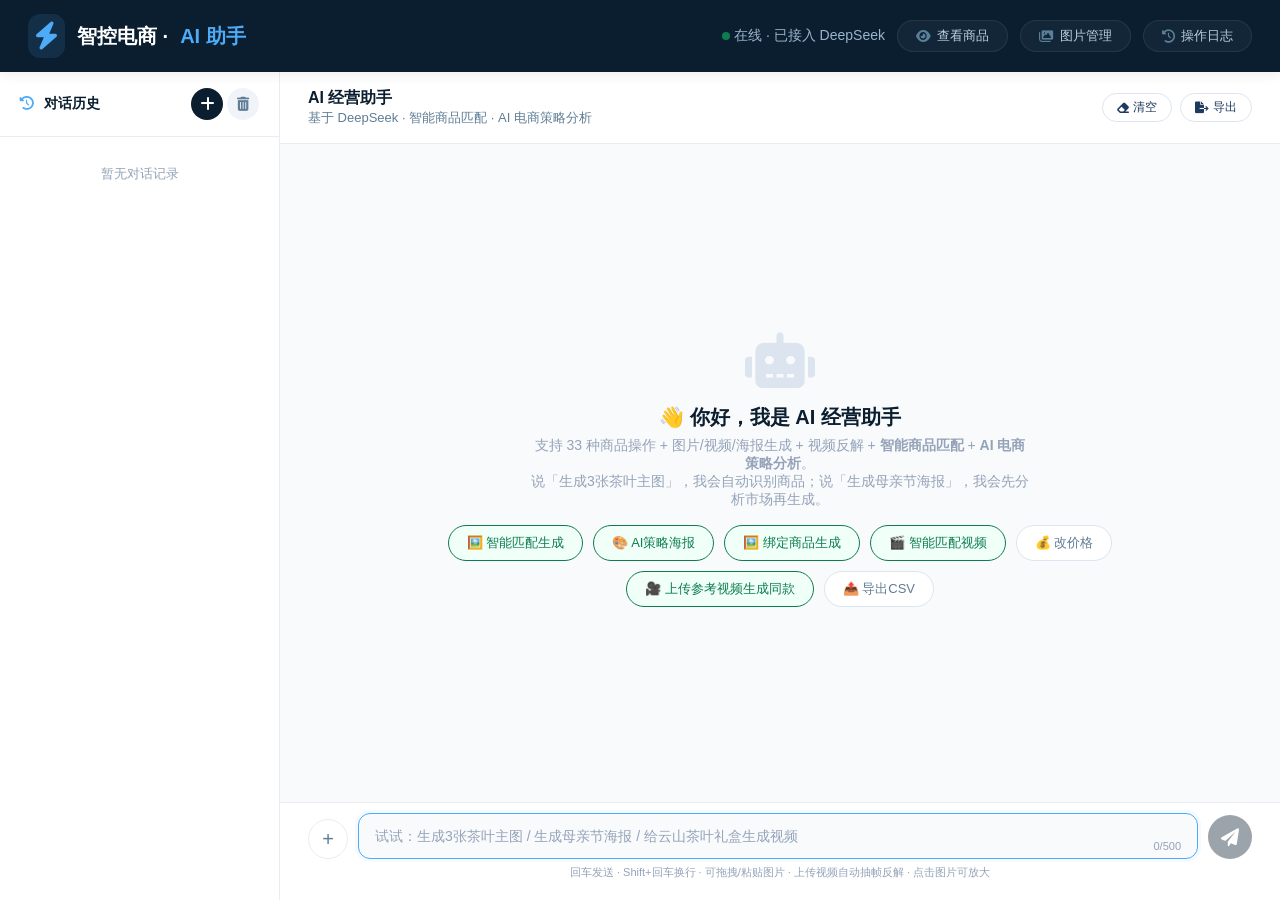
<file: ai_assistant.html>
<!DOCTYPE html>
<html lang="zh-CN">
<head>
    <meta charset="UTF-8">
    <meta name="viewport" content="width=device-width, initial-scale=1.0, viewport-fit=cover, maximum-scale=1.0, user-scalable=no">
    <meta name="theme-color" content="#0a1e2f">
    <meta name="apple-mobile-web-app-capable" content="yes">
    <meta name="mobile-web-app-capable" content="yes">
    <meta name="apple-mobile-web-app-status-bar-style" content="black-translucent">
    <title>智控电商 · AI 助手</title>
    <link rel="stylesheet" href="https://cdnjs.cloudflare.com/ajax/libs/font-awesome/6.0.0-beta3/css/all.min.css">
    <style>
        * { margin: 0; padding: 0; box-sizing: border-box; -webkit-tap-highlight-color: transparent; }
        html, body { height: 100%; overflow: hidden; }
        body {
            font-family: -apple-system, BlinkMacSystemFont, 'Segoe UI', Roboto, 'PingFang SC', 'Microsoft YaHei', sans-serif;
            background: #eef2f8;
            color: #0a1a2b;
            height: 100vh;
            height: 100dvh;
            display: flex;
            flex-direction: column;
            overflow: hidden;
            overscroll-behavior: none;
        }
        .app-header {
            background: #0a1e2f;
            color: #e2e8f0;
            padding: 14px 28px;
            display: flex;
            justify-content: space-between;
            align-items: center;
            flex-shrink: 0;
            box-shadow: 0 2px 12px rgba(0,0,0,0.08);
            z-index: 10;
            padding-top: calc(14px + env(safe-area-inset-top, 0px));
            padding-left: calc(28px + env(safe-area-inset-left, 0px));
            padding-right: calc(28px + env(safe-area-inset-right, 0px));
        }
        .app-header .logo { display: flex; align-items: center; gap: 12px; font-size: 20px; font-weight: 700; color: white; flex-shrink: 0; }
        .app-header .logo i { color: #4dabf7; font-size: 28px; background: rgba(77,171,247,0.12); padding: 8px; border-radius: 12px; }
        .app-header .logo span { color: #4dabf7; }
        .app-header .status { display: flex; align-items: center; gap: 12px; font-size: 14px; color: #9bb4cc; }
        .app-header .status .dot { width: 8px; height: 8px; border-radius: 50%; background: #0d7c4f; display: inline-block; animation: pulse 2s infinite; flex-shrink: 0; }
        @keyframes pulse { 0%, 100% { opacity: 1; } 50% { opacity: 0.4; } }
        .app-header .status .btn { padding: 6px 18px; border-radius: 30px; border: 1px solid rgba(255,255,255,0.08); background: rgba(255,255,255,0.04); color: #b8cfe0; font-size: 13px; cursor: pointer; transition: 0.15s; display: flex; align-items: center; gap: 6px; text-decoration: none; white-space: nowrap; }
        .app-header .status .btn:hover { background: rgba(255,255,255,0.08); }
        .app-header .status .btn i { color: #5a7f99; }

        .mobile-menu-btn {
            display: none;
            width: 40px; height: 40px;
            border-radius: 50%;
            border: none;
            background: rgba(255,255,255,0.08);
            color: #b8cfe0;
            font-size: 18px;
            cursor: pointer;
            margin-right: 8px;
            flex-shrink: 0;
        }

        .app-body { flex: 1; display: flex; overflow: hidden; position: relative; }

        .sidebar-chat {
            width: 280px;
            background: white;
            border-right: 1px solid #e8edf4;
            display: flex;
            flex-direction: column;
            flex-shrink: 0;
            transition: transform 0.3s ease;
        }
        .sidebar-chat .sidebar-header { padding: 16px 20px; border-bottom: 1px solid #e8edf4; display: flex; justify-content: space-between; align-items: center; }
        .sidebar-chat .sidebar-header h3 { font-size: 14px; font-weight: 600; color: #0a1e2f; }
        .sidebar-chat .sidebar-header .header-actions { display: flex; gap: 4px; }
        .sidebar-chat .sidebar-header .new-btn,
        .sidebar-chat .sidebar-header .clear-btn,
        .sidebar-chat .sidebar-header .close-sidebar {
            width: 32px; height: 32px; border-radius: 50%; border: none; cursor: pointer; font-size: 14px; transition: 0.15s; flex-shrink: 0;
            display: flex; align-items: center; justify-content: center;
        }
        .sidebar-chat .sidebar-header .new-btn { background: #0a1e2f; color: white; font-size: 16px; }
        .sidebar-chat .sidebar-header .new-btn:hover { background: #1a3a5a; }
        .sidebar-chat .sidebar-header .clear-btn { background: #f0f4f9; color: #5f7d95; }
        .sidebar-chat .sidebar-header .clear-btn:hover { background: #fde8ed; color: #b51a3f; }
        .sidebar-chat .sidebar-header .close-sidebar { display: none; background: #f0f4f9; color: #5f7d95; margin-left: 4px; }

        .sidebar-chat .chat-list { flex: 1; overflow-y: auto; padding: 8px 12px; -webkit-overflow-scrolling: touch; }
        .sidebar-chat .chat-list::-webkit-scrollbar { width: 4px; }
        .sidebar-chat .chat-list::-webkit-scrollbar-track { background: #f0f4f9; }
        .sidebar-chat .chat-list::-webkit-scrollbar-thumb { background: #dce5ef; border-radius: 10px; }
        .chat-history-item { padding: 12px 14px; border-radius: 10px; margin-bottom: 4px; cursor: pointer; transition: 0.15s; border: 1px solid transparent; position: relative; }
        .chat-history-item:hover { background: #f5f8fc; border-color: #e8edf4; }
        .chat-history-item.active { background: #f0f7fe; border-color: rgba(77,171,247,0.2); }
        .chat-history-item .title { font-size: 14px; font-weight: 500; color: #0a1e2f; white-space: nowrap; overflow: hidden; text-overflow: ellipsis; padding-right: 20px; }
        .chat-history-item .meta { font-size: 12px; color: #94a3b8; margin-top: 2px; display: flex; justify-content: space-between; gap: 6px; }
        .chat-history-item .meta span:first-child { overflow: hidden; text-overflow: ellipsis; white-space: nowrap; }
        .chat-history-item .meta .tag { font-size: 10px; padding: 1px 10px; border-radius: 30px; background: #f0f7fe; color: #2a7faa; flex-shrink: 0; }
        .chat-history-item .del-btn {
            position: absolute; top: 8px; right: 8px;
            width: 24px; height: 24px; border-radius: 50%; border: none;
            background: transparent; color: #cbd5e1; cursor: pointer;
            display: flex; align-items: center; justify-content: center;
            opacity: 0; transition: 0.15s;
        }
        .chat-history-item:hover .del-btn { opacity: 1; }
        .chat-history-item .del-btn:hover { background: #fde8ed; color: #b51a3f; }

        .sidebar-overlay {
            display: none;
            position: fixed;
            top: 0; left: 0; right: 0; bottom: 0;
            background: rgba(0,0,0,0.5);
            z-index: 99;
        }
        .sidebar-overlay.show { display: block; }

        .chat-main { flex: 1; display: flex; flex-direction: column; background: #f8fafc; min-width: 0; }
        .chat-main-header { padding: 16px 28px; background: white; border-bottom: 1px solid #e8edf4; display: flex; justify-content: space-between; align-items: center; flex-shrink: 0; }
        .chat-main-header .info h4 { font-size: 16px; font-weight: 600; color: #0a1e2f; }
        .chat-main-header .info p { font-size: 13px; color: #5f7d95; }
        .chat-main-header .actions { display: flex; gap: 8px; }
        .chat-main-header .actions .btn-sm { padding: 5px 14px; border-radius: 20px; border: 1px solid #dce5ef; background: white; font-size: 12px; color: #1e3a5f; cursor: pointer; display: flex; align-items: center; gap: 4px; transition: 0.1s; white-space: nowrap; }
        .chat-main-header .actions .btn-sm:hover { border-color: #4dabf7; color: #2a7faa; }

        .messages { flex: 1; overflow-y: auto; padding: 20px 28px 12px; display: flex; flex-direction: column; gap: 16px; -webkit-overflow-scrolling: touch; }
        .messages::-webkit-scrollbar { width: 5px; }
        .messages::-webkit-scrollbar-track { background: transparent; }
        .messages::-webkit-scrollbar-thumb { background: #dce5ef; border-radius: 10px; }
        .message { display: flex; gap: 12px; max-width: 85%; animation: msgIn 0.3s ease; position: relative; }
        @keyframes msgIn { from { opacity: 0; transform: translateY(12px); } to { opacity: 1; transform: translateY(0); } }
        .message.user { align-self: flex-end; flex-direction: row-reverse; }
        .message .avatar { width: 36px; height: 36px; border-radius: 50%; display: flex; align-items: center; justify-content: center; font-size: 16px; color: white; flex-shrink: 0; }
        .message .avatar.ai { background: linear-gradient(135deg, #4dabf7, #2a7faa); }
        .message .avatar.user { background: #b55a1a; }
        .message .bubble { padding: 12px 18px; border-radius: 16px; font-size: 14px; line-height: 1.7; word-break: break-word; box-shadow: 0 1px 4px rgba(0,0,0,0.02); position: relative; }
        .message .bubble p { margin-bottom: 6px; }
        .message .bubble p:last-child { margin-bottom: 0; }
        .message .bubble strong { font-weight: 600; }
        .message .bubble code { background: rgba(10,30,47,0.06); padding: 1px 6px; border-radius: 4px; font-size: 13px; font-family: ui-monospace, monospace; }
        .message .bubble ul, .message .bubble ol { margin: 4px 0 6px 20px; padding: 0; }
        .message .bubble li { margin-bottom: 2px; }
        .message .bubble pre { background: #0a1e2f; color: #e2e8f0; padding: 10px 14px; border-radius: 8px; overflow-x: auto; font-size: 12px; margin: 6px 0; font-family: ui-monospace, monospace; }
        .message.user .bubble { background: #0a1e2f; color: white; border-radius: 16px 4px 16px 16px; }
        .message.user .bubble code { background: rgba(255,255,255,0.12); }
        .message.ai .bubble { background: white; color: #0a1e2f; border: 1px solid #e8edf4; border-radius: 4px 16px 16px 16px; }
        .message .bubble .time { font-size: 11px; color: #94a3b8; margin-top: 6px; display: block; }
        .message.user .bubble .time { color: rgba(255,255,255,0.4); }

        .msg-actions { display: flex; gap: 4px; margin-top: 6px; opacity: 0; transition: 0.15s; }
        .message:hover .msg-actions { opacity: 1; }
        .msg-actions .act-btn {
            padding: 3px 10px; border-radius: 10px;
            border: 1px solid #e8edf4; background: white;
            font-size: 11px; color: #5f7d95; cursor: pointer;
            display: inline-flex; align-items: center; gap: 3px;
            font-family: inherit; transition: 0.15s;
        }
        .msg-actions .act-btn:hover { border-color: #4dabf7; color: #2a7faa; background: #f5f9fe; }

        .bubble .action-card { background: #f8fafc; border-radius: 10px; padding: 12px 16px; margin: 8px 0 4px 0; border: 1px solid #e8edf4; }
        .bubble .action-card .title { font-weight: 600; color: #0a1e2f; font-size: 14px; }
        .bubble .action-card .desc { font-size: 13px; color: #5f7d95; margin-top: 2px; word-break: break-word; white-space: pre-line; }
        .bubble .action-card .btn-group { display: flex; gap: 8px; margin-top: 8px; flex-wrap: wrap; }
        .bubble .action-card .btn-group .btn-sm { padding: 8px 16px; border-radius: 20px; border: none; font-size: 12px; font-weight: 500; cursor: pointer; transition: 0.1s; min-height: 32px; }
        .bubble .action-card .btn-group .btn-sm.primary { background: #0a1e2f; color: white; }
        .bubble .action-card .btn-group .btn-sm.success { background: #0d7c4f; color: white; }
        .bubble .action-card .btn-group .btn-sm.danger { background: #b51a3f; color: white; }
        .bubble .action-card .btn-group .btn-sm.outline { background: transparent; border: 1px solid #dce5ef; color: #1e3a5f; }
        .bubble .action-card .btn-group .btn-sm:hover { transform: scale(0.97); }
        .bubble .action-card.executed { opacity: 0.55; }
        .bubble .action-card.executed .btn-group { display: none; }

        /* ★ 智能匹配结果卡片 */
        .bubble .smart-match-card {
            background: linear-gradient(135deg, #f0f7fe, #e6f3ff);
            border: 1px solid #b8d8f7;
            border-radius: 12px;
            padding: 12px 14px;
            margin: 8px 0 4px 0;
            font-size: 13px;
        }
        .bubble .smart-match-card .sm-title {
            font-weight: 600;
            color: #0a1e2f;
            margin-bottom: 10px;
            display: flex;
            align-items: center;
            gap: 6px;
            font-size: 14px;
        }
        .bubble .smart-match-card .sm-item {
            display: flex;
            align-items: center;
            gap: 10px;
            padding: 10px 12px;
            background: white;
            border: 1px solid #dce5ef;
            border-radius: 8px;
            margin-bottom: 6px;
            cursor: pointer;
            transition: 0.15s;
        }
        .bubble .smart-match-card .sm-item:hover {
            border-color: #4dabf7;
            background: #fafdff;
            transform: translateX(2px);
        }
        .bubble .smart-match-card .sm-item.top-match {
            border-color: #0d7c4f;
            background: #f0fff8;
        }
        .bubble .smart-match-card .sm-item .sm-name {
            flex: 1;
            font-weight: 500;
            color: #0a1e2f;
            font-size: 13px;
        }
        .bubble .smart-match-card .sm-item .sm-meta {
            font-size: 11px;
            color: #5f7d95;
            white-space: nowrap;
        }
        .bubble .smart-match-card .sm-item .sm-score {
            font-size: 10px;
            padding: 1px 8px;
            border-radius: 10px;
            background: #e6f7ec;
            color: #0d7c4f;
            font-weight: 600;
            white-space: nowrap;
        }
        .bubble .smart-match-card .sm-item .sm-score.mid {
            background: #fef0e6;
            color: #b55a1a;
        }
        .bubble .smart-match-card .sm-item .sm-score.low {
            background: #f0f4f9;
            color: #5f7d95;
        }
        .bubble .smart-match-card .sm-item .sm-top-badge {
            font-size: 10px;
            padding: 1px 6px;
            border-radius: 6px;
            background: #0d7c4f;
            color: white;
            font-weight: 600;
            margin-left: 4px;
        }
        .bubble .smart-match-card .sm-actions {
            display: flex;
            gap: 6px;
            margin-top: 10px;
            flex-wrap: wrap;
        }
        .bubble .smart-match-card .sm-actions .btn-sm {
            padding: 6px 12px;
            border-radius: 16px;
            border: none;
            font-size: 12px;
            cursor: pointer;
            display: inline-flex;
            align-items: center;
            gap: 4px;
            transition: 0.1s;
            font-family: inherit;
        }
        .bubble .smart-match-card .sm-actions .btn-create {
            background: #0d7c4f;
            color: white;
        }
        .bubble .smart-match-card .sm-actions .btn-create:hover { filter: brightness(1.05); }
        .bubble .smart-match-card .sm-actions .btn-cancel {
            background: transparent;
            border: 1px solid #dce5ef;
            color: #1e3a5f;
        }
        .bubble .smart-match-card .sm-actions .btn-cancel:hover { border-color: #b51a3f; color: #b51a3f; }

        /* ★ 无匹配时的创建提示卡片 */
        .bubble .no-match-card {
            background: linear-gradient(135deg, #fff8e6, #ffeccc);
            border: 1px solid #ffd88c;
            border-radius: 12px;
            padding: 14px 16px;
            margin: 8px 0 4px 0;
            font-size: 13px;
        }
        .bubble .no-match-card .nm-title {
            font-weight: 600;
            color: #8a5a00;
            margin-bottom: 6px;
            display: flex;
            align-items: center;
            gap: 6px;
            font-size: 14px;
        }
        .bubble .no-match-card .nm-desc {
            color: #8a5a00;
            line-height: 1.6;
            margin-bottom: 10px;
        }
        .bubble .no-match-card .nm-actions {
            display: flex;
            gap: 8px;
            flex-wrap: wrap;
        }
        .bubble .no-match-card .nm-actions .btn-sm {
            padding: 8px 16px;
            border-radius: 20px;
            border: none;
            font-size: 12px;
            font-weight: 500;
            cursor: pointer;
            display: inline-flex;
            align-items: center;
            gap: 4px;
            transition: 0.1s;
            font-family: inherit;
        }
        .bubble .no-match-card .nm-actions .btn-create {
            background: #0d7c4f;
            color: white;
        }
        .bubble .no-match-card .nm-actions .btn-create:hover { filter: brightness(1.05); }
        .bubble .no-match-card .nm-actions .btn-cancel {
            background: transparent;
            border: 1px solid #dce5ef;
            color: #1e3a5f;
        }
        .bubble .no-match-card .nm-actions .btn-cancel:hover { border-color: #b51a3f; color: #b51a3f; }

        .bubble .media-preview {
            display: grid;
            grid-template-columns: repeat(auto-fill, minmax(100px, 1fr));
            gap: 8px;
            margin: 8px 0 4px 0;
        }
        .bubble .media-preview .media-item {
            aspect-ratio: 1/1;
            min-height: 100px;
            border-radius: 10px;
            overflow: hidden;
            background: linear-gradient(135deg, #f0f7fe, #e0f0ff);
            border: 1px solid #e8edf4;
            position: relative;
            cursor: zoom-in;
            transition: 0.15s;
        }
        .bubble .media-preview .media-item:hover { transform: scale(1.02); box-shadow: 0 4px 12px rgba(77,171,247,0.2); }
        .bubble .media-preview .media-item img { width: 100%; height: 100%; min-height: 100px; object-fit: cover; display: block; }
        .bubble .media-preview .media-item .badge {
            position: absolute; top: 4px; left: 4px;
            font-size: 10px; padding: 1px 6px; border-radius: 8px;
            background: rgba(10,30,47,0.75); color: white;
            z-index: 2;
        }
        .bubble .media-preview .media-item .badge.kf { background: rgba(77,171,247,0.9); }
        .bubble .media-preview .media-item .ph {
            width: 100%; height: 100%; display: flex; align-items: center; justify-content: center;
            color: #4dabf7; font-size: 24px; min-height: 100px;
        }
        .bubble .media-preview .media-item .zoom-hint {
            position: absolute; bottom: 4px; right: 4px;
            font-size: 10px; padding: 2px 6px; border-radius: 8px;
            background: rgba(10,30,47,0.75); color: white;
            opacity: 0; transition: 0.15s; z-index: 2;
        }
        .bubble .media-preview .media-item:hover .zoom-hint { opacity: 1; }
        .bubble .media-preview video {
            grid-column: 1 / -1; width: 100%; max-height: 320px; min-height: 180px;
            border-radius: 10px; background: #0a0e14; cursor: zoom-in; display: block;
        }
        .bubble .media-preview.ref-preview { grid-template-columns: repeat(auto-fill, minmax(72px, 1fr)); margin-top: 0; margin-bottom: 8px; }
        .bubble .media-preview.ref-preview .media-item { border-color: rgba(255,255,255,0.4); min-height: 72px; }
        .bubble .media-preview.ref-preview .badge { background: rgba(13,124,79,0.85); }

        .bubble .analysis-card {
            background: linear-gradient(135deg, #f0f7fe, #e6f3ff);
            border: 1px solid #b8d8f7; border-radius: 10px;
            padding: 12px 14px; margin: 8px 0 4px 0; font-size: 13px;
        }
        .bubble .analysis-card .an-title { font-weight: 600; color: #0a1e2f; margin-bottom: 6px; display: flex; align-items: center; gap: 6px; }
        .bubble .analysis-card .an-row { display: flex; gap: 6px; margin-bottom: 4px; line-height: 1.6; }
        .bubble .analysis-card .an-row .an-label { color: #2a7faa; font-weight: 500; flex-shrink: 0; }
        .bubble .analysis-card .an-row .an-val { color: #0a1e2f; word-break: break-word; }
        .bubble .analysis-card .an-tags { display: flex; gap: 4px; flex-wrap: wrap; margin-top: 6px; }
        .bubble .analysis-card .an-tags .an-tag { font-size: 10px; padding: 2px 8px; border-radius: 10px; background: white; color: #2a7faa; border: 1px solid #b8d8f7; }

        .bubble .market-card {
            background: linear-gradient(135deg, #fff8e6, #ffeccc);
            border: 1px solid #ffd88c; border-radius: 10px;
            padding: 12px 14px; margin: 8px 0 4px 0; font-size: 13px;
        }
        .bubble .market-card .mkt-title { font-weight: 600; color: #8a5a00; margin-bottom: 6px; display: flex; align-items: center; gap: 6px; font-size: 14px; }
        .bubble .market-card .mkt-comment { background: white; border-radius: 8px; padding: 8px 12px; margin-bottom: 8px; font-size: 13px; color: #8a5a00; font-weight: 500; line-height: 1.6; border-left: 3px solid #ffb84d; }
        .bubble .market-card .mkt-row { display: flex; gap: 6px; margin-bottom: 4px; line-height: 1.6; }
        .bubble .market-card .mkt-label { color: #b57a00; font-weight: 500; flex-shrink: 0; min-width: 78px; }
        .bubble .market-card .mkt-val { color: #5a3a00; word-break: break-word; }
        .bubble .market-card .mkt-tags { display: flex; gap: 4px; flex-wrap: wrap; margin-top: 6px; }
        .bubble .market-card .mkt-tags .mkt-tag { font-size: 10px; padding: 2px 8px; border-radius: 10px; background: white; color: #b57a00; border: 1px solid #ffd88c; }

        .bubble .inline-progress { margin-top: 8px; background: #e8edf4; height: 6px; border-radius: 10px; overflow: hidden; }
        .bubble .inline-progress .fill { height: 100%; background: linear-gradient(90deg, #4dabf7, #0d7c4f); width: 0%; transition: width 0.3s; }

        .typing-indicator { display: none; align-items: center; gap: 12px; padding: 8px 0; }
        .typing-indicator.show { display: flex; }
        .typing-indicator .dots span { display: inline-block; width: 8px; height: 8px; background: #94a3b8; border-radius: 50%; margin-right: 4px; animation: dotPulse 1.2s infinite; }
        .typing-indicator .dots span:nth-child(2) { animation-delay: 0.2s; }
        .typing-indicator .dots span:nth-child(3) { animation-delay: 0.4s; }
        @keyframes dotPulse { 0%, 60%, 100% { transform: translateY(0); opacity: 0.4; } 30% { transform: translateY(-6px); opacity: 1; } }

        .input-area-wrap { background: white; border-top: 1px solid #e8edf4; flex-shrink: 0; padding-bottom: calc(20px + env(safe-area-inset-bottom, 0px)); position: relative; transition: background 0.15s; }
        .input-area-wrap.drag-over { background: #f0f7fe; }
        .input-area-wrap.drag-over::after {
            content: '拖拽图片或视频到此处上传';
            position: absolute; top: 0; left: 0; right: 0; bottom: 0;
            background: rgba(77,171,247,0.08);
            border: 2px dashed #4dabf7;
            display: flex; align-items: center; justify-content: center;
            font-size: 14px; font-weight: 500; color: #2a7faa;
            pointer-events: none; z-index: 2;
        }

        .ref-chips { display: flex; gap: 8px; padding: 10px 28px 0; flex-wrap: wrap; align-items: center; }
        .ref-chip { position: relative; width: 56px; height: 56px; border-radius: 10px; overflow: visible; flex-shrink: 0; }
        .ref-chip .chip-inner { width: 100%; height: 100%; border-radius: 10px; overflow: hidden; border: 2px solid #e8edf4; background: #f0f7fe; position: relative; }
        .ref-chip img { width: 100%; height: 100%; object-fit: cover; display: block; }
        .ref-chip video { width: 100%; height: 100%; object-fit: cover; display: block; }
        .ref-chip .chip-play { position: absolute; top: 50%; left: 50%; transform: translate(-50%, -50%); color: white; font-size: 16px; text-shadow: 0 1px 4px rgba(0,0,0,0.6); pointer-events: none; }
        .ref-chip .chip-remove {
            position: absolute; top: -6px; right: -6px;
            width: 20px; height: 20px; border-radius: 50%;
            background: #b51a3f; color: white; border: 2px solid white;
            font-size: 11px; cursor: pointer;
            display: flex; align-items: center; justify-content: center;
            padding: 0; line-height: 1; z-index: 3; font-family: inherit;
        }
        .ref-chip .chip-remove:hover { background: #8a1533; }
        .ref-chip .chip-badge { position: absolute; bottom: -4px; left: 50%; transform: translateX(-50%); font-size: 9px; padding: 1px 6px; border-radius: 8px; background: rgba(10,30,47,0.85); color: white; white-space: nowrap; pointer-events: none; z-index: 2; }
        .ref-chip.video .chip-badge { background: rgba(77,171,247,0.9); }
        .ref-chip .chip-kf-badge { position: absolute; top: -6px; left: -6px; font-size: 9px; padding: 1px 5px; border-radius: 6px; background: #0d7c4f; color: white; font-weight: 600; }
        .ref-hint { font-size: 11px; color: #94a3b8; padding-left: 4px; align-self: center; }

        .input-area { padding: 10px 28px 0; background: transparent; display: flex; gap: 10px; align-items: flex-end; }
        .input-area .attach-btn {
            width: 40px; height: 40px; border-radius: 50%;
            border: 1px solid #e8edf4; background: white; color: #5f7d95;
            cursor: pointer; display: flex; align-items: center; justify-content: center;
            font-size: 20px; font-weight: 400; flex-shrink: 0; transition: 0.15s; font-family: inherit;
        }
        .input-area .attach-btn:hover { border-color: #4dabf7; color: #2a7faa; background: #f5f9fe; }
        .input-area .attach-btn:disabled { opacity: 0.4; cursor: not-allowed; }

        .input-area .input-wrap { flex: 1; display: flex; align-items: flex-end; background: #f8fafc; border: 1px solid #e8edf4; border-radius: 12px; padding: 6px 16px; transition: 0.15s; }
        .input-area .input-wrap:focus-within { border-color: #4dabf7; box-shadow: 0 0 0 3px rgba(77,171,247,0.06); }
        .input-area .input-wrap textarea { flex: 1; border: none; background: transparent; padding: 8px 0; font-size: 14px; font-family: inherit; resize: none; outline: none; max-height: 120px; color: #0a1e2f; }
        .input-area .input-wrap textarea::placeholder { color: #94a3b8; }
        .input-area .input-wrap .char-count { font-size: 11px; color: #94a3b8; padding-left: 8px; flex-shrink: 0; }
        .input-area .send-btn { width: 44px; height: 44px; border-radius: 50%; border: none; background: #0a1e2f; color: white; font-size: 18px; cursor: pointer; transition: 0.15s; flex-shrink: 0; display: flex; align-items: center; justify-content: center; min-width: 44px; }
        .input-area .send-btn:hover:not(:disabled) { background: #1a3a5a; transform: scale(1.02); }
        .input-area .send-btn:disabled { opacity: 0.4; cursor: not-allowed; transform: none; }
        .input-hint { text-align: center; font-size: 11px; color: #94a3b8; margin-top: 6px; padding: 0 28px; }

        .attach-menu {
            position: absolute; bottom: 90px; left: 28px;
            background: white; border: 1px solid #e8edf4; border-radius: 12px;
            box-shadow: 0 8px 24px rgba(10,30,47,0.12); padding: 6px;
            display: none; z-index: 100; min-width: 240px;
        }
        .attach-menu.show { display: block; animation: fadeUpSmall 0.2s ease; }
        @keyframes fadeUpSmall { from { opacity: 0; transform: translateY(8px); } to { opacity: 1; transform: translateY(0); } }
        .attach-menu .menu-item {
            display: flex; align-items: center; gap: 10px;
            padding: 10px 14px; border-radius: 8px; font-size: 13px;
            color: #0a1e2f; cursor: pointer; transition: 0.12s;
            font-family: inherit; background: none; border: none;
            width: 100%; text-align: left;
        }
        .attach-menu .menu-item:hover { background: #f0f7fe; color: #2a7faa; }
        .attach-menu .menu-item i { width: 18px; color: #4dabf7; font-size: 14px; }
        .attach-menu .menu-item .meta { margin-left: auto; font-size: 11px; color: #94a3b8; }
        .attach-menu .menu-divider { height: 1px; background: #e8edf4; margin: 4px 8px; }

        .empty-state { flex: 1; display: flex; flex-direction: column; align-items: center; justify-content: center; color: #94a3b8; padding: 40px; text-align: center; }
        .empty-state i { font-size: 56px; color: #dce5ef; margin-bottom: 16px; }
        .empty-state h3 { font-size: 20px; color: #0a1e2f; margin-bottom: 6px; }
        .empty-state p { font-size: 14px; max-width: 500px; }
        .empty-state .examples { display: flex; gap: 10px; flex-wrap: wrap; margin-top: 16px; justify-content: center; max-width: 700px; }
        .empty-state .examples .ex { padding: 8px 18px; border-radius: 30px; border: 1px solid #dce5ef; font-size: 13px; color: #5f7d95; cursor: pointer; background: white; transition: 0.15s; }
        .empty-state .examples .ex:hover { border-color: #4dabf7; color: #2a7faa; background: #f5f9fe; }
        .empty-state .examples .ex.danger:hover { border-color: #b51a3f; color: #b51a3f; background: #fde8ed; }
        .empty-state .examples .ex.accent { border-color: #0d7c4f; color: #0d7c4f; background: #f0fff8; }
        .empty-state .examples .ex.accent:hover { background: #d9f7e6; }

        .lightbox {
            position: fixed; top: 0; left: 0; right: 0; bottom: 0;
            background: rgba(0,0,0,0.92); z-index: 10000;
            display: none; align-items: center; justify-content: center;
            padding: 40px 20px; cursor: zoom-out;
        }
        .lightbox.show { display: flex; animation: fadeInLightbox 0.2s ease; }
        @keyframes fadeInLightbox { from { opacity: 0; } to { opacity: 1; } }
        .lightbox-content { max-width: 100%; max-height: 100%; position: relative; cursor: default; }
        .lightbox-content img, .lightbox-content video {
            max-width: 100%; max-height: calc(100vh - 80px); max-height: calc(100dvh - 80px);
            border-radius: 12px; box-shadow: 0 20px 60px rgba(0,0,0,0.5);
            display: block; background: #000;
        }
        .lightbox-close {
            position: absolute; top: -16px; right: -16px;
            width: 36px; height: 36px; border-radius: 50%;
            background: white; color: #0a1e2f; border: none;
            font-size: 18px; cursor: pointer;
            display: flex; align-items: center; justify-content: center;
            box-shadow: 0 4px 12px rgba(0,0,0,0.3); z-index: 2;
        }
        .lightbox-close:hover { background: #f0f4f9; }
        .lightbox-actions { position: absolute; bottom: -50px; left: 50%; transform: translateX(-50%); display: flex; gap: 8px; }
        .lightbox-actions button, .lightbox-actions a {
            padding: 8px 16px; border-radius: 20px;
            background: rgba(255,255,255,0.15); backdrop-filter: blur(10px);
            color: white; border: 1px solid rgba(255,255,255,0.2);
            font-size: 13px; cursor: pointer; text-decoration: none;
            display: inline-flex; align-items: center; gap: 6px; transition: 0.15s;
        }
        .lightbox-actions button:hover, .lightbox-actions a:hover { background: rgba(255,255,255,0.25); }
        .lightbox-caption { position: absolute; top: -40px; left: 0; right: 0; color: white; font-size: 14px; text-align: center; opacity: 0.85; }

        /* ★★★ 创建商品弹窗 */
        .create-product-modal {
            position: fixed; top: 0; left: 0; right: 0; bottom: 0;
            background: rgba(10,30,47,0.6); backdrop-filter: blur(4px);
            z-index: 9999; display: none;
            align-items: center; justify-content: center;
            padding: 20px;
        }
        .create-product-modal.show { display: flex; animation: fadeInModal 0.2s ease; }
        @keyframes fadeInModal { from { opacity: 0; } to { opacity: 1; } }
        .create-product-modal .modal-box {
            background: white; border-radius: 16px;
            padding: 24px; max-width: 480px; width: 100%;
            max-height: 90vh; overflow-y: auto;
            box-shadow: 0 24px 64px rgba(0,0,0,0.3);
            animation: slideUpModal 0.25s ease;
        }
        @keyframes slideUpModal { from { transform: translateY(20px); opacity: 0; } to { transform: translateY(0); opacity: 1; } }
        .create-product-modal .modal-header {
            display: flex; justify-content: space-between; align-items: center;
            margin-bottom: 20px; padding-bottom: 14px;
            border-bottom: 1px solid #e8edf4;
        }
        .create-product-modal .modal-header h3 {
            font-size: 17px; font-weight: 600; color: #0a1e2f;
            display: flex; align-items: center; gap: 8px;
        }
        .create-product-modal .modal-header h3 i { color: #0d7c4f; }
        .create-product-modal .modal-header .close-btn {
            width: 32px; height: 32px; border-radius: 50%;
            border: none; background: #f0f4f9; color: #5f7d95;
            cursor: pointer; font-size: 16px;
            display: flex; align-items: center; justify-content: center;
            transition: 0.15s;
        }
        .create-product-modal .modal-header .close-btn:hover { background: #fde8ed; color: #b51a3f; }

        .create-product-modal .form-group { margin-bottom: 16px; }
        .create-product-modal .form-group label {
            display: block; font-size: 13px; font-weight: 500;
            color: #0a1e2f; margin-bottom: 6px;
        }
        .create-product-modal .form-group label .req { color: #b51a3f; }
        .create-product-modal .form-group label .hint-text {
            font-size: 11px; color: #94a3b8; font-weight: 400;
            margin-left: 6px;
        }
        .create-product-modal .form-group input,
        .create-product-modal .form-group select {
            width: 100%; padding: 10px 14px;
            border: 1px solid #dce5ef; border-radius: 10px;
            font-size: 14px; background: #fafcfe;
            font-family: inherit; transition: 0.15s;
        }
        .create-product-modal .form-group input:focus,
        .create-product-modal .form-group select:focus {
            outline: none; border-color: #0d7c4f;
            box-shadow: 0 0 0 3px rgba(13,124,79,0.08);
            background: white;
        }
        .create-product-modal .form-row {
            display: grid; grid-template-columns: 1fr 1fr; gap: 14px;
        }
        .create-product-modal .modal-actions {
            display: flex; gap: 10px;
            margin-top: 20px; padding-top: 16px;
            border-top: 1px solid #e8edf4;
        }
        .create-product-modal .modal-actions .btn {
            flex: 1; padding: 12px 20px;
            border-radius: 12px; border: none;
            font-size: 14px; font-weight: 600;
            cursor: pointer; transition: 0.15s;
            font-family: inherit;
            display: flex; align-items: center; justify-content: center;
            gap: 6px;
        }
        .create-product-modal .modal-actions .btn-primary {
            background: #0d7c4f; color: white;
        }
        .create-product-modal .modal-actions .btn-primary:hover { filter: brightness(1.05); }
        .create-product-modal .modal-actions .btn-primary:disabled { opacity: 0.5; cursor: not-allowed; }
        .create-product-modal .modal-actions .btn-outline {
            background: white; border: 1px solid #dce5ef; color: #1e3a5f;
            flex: 0 0 auto;
        }
        .create-product-modal .modal-actions .btn-outline:hover { background: #f5f8fc; }

        @media (max-width: 1024px) { .sidebar-chat { width: 240px; } }

        @media (max-width: 768px) {
            .app-header { padding: 10px 14px; padding-top: calc(10px + env(safe-area-inset-top, 0px)); padding-left: calc(14px + env(safe-area-inset-left, 0px)); padding-right: calc(14px + env(safe-area-inset-right, 0px)); }
            .app-header .logo { font-size: 15px; gap: 8px; }
            .app-header .logo i { font-size: 18px; padding: 5px; border-radius: 8px; }
            .mobile-menu-btn { display: flex; align-items: center; justify-content: center; width: 36px; height: 36px; }
            .app-header .status { gap: 6px; font-size: 12px; }
            .app-header .status > span:first-child { display: none; }
            .app-header .status .btn { padding: 6px 10px; font-size: 12px; }
            .app-header .status .btn span { display: none; }

            .sidebar-chat { position: fixed; top: 0; left: 0; bottom: 0; width: 280px; max-width: 82vw; z-index: 100; transform: translateX(-100%); box-shadow: 2px 0 20px rgba(0,0,0,0.15); padding-top: env(safe-area-inset-top, 0px); }
            .sidebar-chat.show { transform: translateX(0); }
            .sidebar-chat .sidebar-header .close-sidebar { display: flex; align-items: center; justify-content: center; }

            .chat-main-header { padding: 12px 14px; flex-wrap: wrap; gap: 8px; }
            .chat-main-header .info h4 { font-size: 15px; }
            .chat-main-header .info p { font-size: 11px; }
            .chat-main-header .actions .btn-sm { padding: 6px 12px; font-size: 11px; }

            .messages { padding: 14px 12px 8px; gap: 12px; }
            .message { max-width: 92%; gap: 8px; }
            .message .avatar { width: 32px; height: 32px; font-size: 13px; }
            .message .bubble { padding: 10px 14px; font-size: 14px; line-height: 1.6; }
            .message .bubble .time { font-size: 10px; }

            .bubble .action-card { padding: 10px 12px; }
            .bubble .action-card .title { font-size: 13px; }
            .bubble .action-card .desc { font-size: 12px; }
            .bubble .action-card .btn-group { gap: 6px; }
            .bubble .action-card .btn-group .btn-sm { padding: 7px 14px; font-size: 12px; }

            .bubble .smart-match-card { padding: 10px 12px; }
            .bubble .smart-match-card .sm-title { font-size: 13px; }
            .bubble .smart-match-card .sm-item { padding: 8px 10px; }
            .bubble .smart-match-card .sm-item .sm-name { font-size: 12px; }
            .bubble .smart-match-card .sm-item .sm-meta { font-size: 10px; }
            .bubble .smart-match-card .sm-item .sm-score { font-size: 9px; padding: 1px 6px; }

            .bubble .no-match-card { padding: 12px 14px; }
            .bubble .no-match-card .nm-title { font-size: 13px; }
            .bubble .no-match-card .nm-desc { font-size: 12px; }
            .bubble .no-match-card .nm-actions .btn-sm { padding: 7px 14px; font-size: 12px; }

            .bubble .market-card { padding: 10px 12px; font-size: 12px; }
            .bubble .market-card .mkt-title { font-size: 13px; }
            .bubble .market-card .mkt-label { min-width: 68px; font-size: 12px; }

            .input-area-wrap { padding-bottom: calc(10px + env(safe-area-inset-bottom, 0px)); }
            .ref-chips { padding: 8px 12px 0; }
            .input-area { padding: 8px 12px 0; gap: 8px; }
            .input-area .attach-btn { width: 38px; height: 38px; font-size: 18px; }
            .input-area .input-wrap { padding: 4px 12px; border-radius: 10px; }
            .input-area .input-wrap textarea { font-size: 16px; padding: 8px 0; max-height: 100px; }
            .input-area .input-wrap .char-count { font-size: 10px; padding-left: 4px; }
            .input-area .send-btn { width: 42px; height: 42px; min-width: 42px; font-size: 16px; }
            .input-hint { font-size: 10px; padding: 0 12px; }

            .attach-menu { left: 12px; bottom: 80px; }

            .empty-state { padding: 24px 16px; }
            .empty-state i { font-size: 42px; margin-bottom: 12px; }
            .empty-state h3 { font-size: 17px; }
            .empty-state p { font-size: 13px; }
            .empty-state .examples { gap: 8px; margin-top: 12px; }
            .empty-state .examples .ex { padding: 7px 14px; font-size: 12px; }

            .lightbox { padding: 20px 10px; }
            .lightbox-close { top: 10px; right: 10px; width: 40px; height: 40px; }
            .lightbox-actions { bottom: 10px; }

            .create-product-modal { padding: 12px; }
            .create-product-modal .modal-box { padding: 18px; border-radius: 14px; }
            .create-product-modal .form-row { grid-template-columns: 1fr; }
        }

        @media (max-width: 480px) {
            .app-header .logo { font-size: 14px; }
            .app-header .logo i { font-size: 16px; padding: 4px; }
            .mobile-menu-btn { width: 34px; height: 34px; font-size: 16px; }
            .messages { padding: 10px 8px 6px; }
            .message { max-width: 95%; }
            .message .bubble { padding: 9px 12px; font-size: 13.5px; }
            .message .avatar { width: 28px; height: 28px; font-size: 12px; }
            .input-area .input-wrap textarea { font-size: 16px; }
        }

        @media (max-width: 900px) and (orientation: landscape) {
            .app-header { padding: 8px 14px; }
            .app-header .logo { font-size: 15px; }
            .messages { padding: 10px 16px 6px; }
            .input-area { padding: 8px 16px 0; }
            .ref-chips { padding: 6px 16px 0; }
        }

        @supports (padding: max(0px)) {
            .app-header { padding-top: max(14px, env(safe-area-inset-top, 0px)); }
            .input-area-wrap { padding-bottom: max(20px, env(safe-area-inset-bottom, 0px)); }
            @media (max-width: 768px) {
                .app-header { padding-top: max(10px, env(safe-area-inset-top, 0px)); }
                .input-area-wrap { padding-bottom: max(10px, env(safe-area-inset-bottom, 0px)); }
            }
        }

        .global-toast {
            position: fixed; bottom: 30px; left: 50%; transform: translateX(-50%);
            background: #0a1e2f; color: white; padding: 12px 28px;
            border-radius: 40px; font-size: 14px;
            box-shadow: 0 10px 30px rgba(0,0,0,0.15);
            z-index: 999; white-space: nowrap; display: none;
            max-width: 90vw; overflow: hidden; text-overflow: ellipsis;
        }
        .global-toast.show { display: block; animation: fadeUp 0.3s ease; }
        @keyframes fadeUp { from { opacity: 0; transform: translateX(-50%) translateY(20px); } to { opacity: 1; transform: translateX(-50%) translateY(0); } }
    </style>
</head>
<body>

<header class="app-header">
    <div style="display: flex; align-items: center;">
        <button class="mobile-menu-btn" onclick="toggleSidebar()" title="对话历史">
            <i class="fas fa-bars"></i>
        </button>
        <div class="logo">
            <i class="fas fa-bolt"></i>
            智控电商 · <span>AI 助手</span>
        </div>
    </div>
    <div class="status">
        <span><span class="dot"></span> 在线 · 已接入 DeepSeek</span>
        <a class="btn" href="products.html" target="_blank"><i class="fas fa-eye"></i> <span>查看商品</span></a>
        <a class="btn" href="images.html" target="_blank"><i class="fas fa-images"></i> <span>图片管理</span></a>
        <a class="btn" href="logs.html" target="_blank"><i class="fas fa-history"></i> <span>操作日志</span></a>
    </div>
</header>

<div class="app-body">
    <div class="sidebar-overlay" id="sidebarOverlay" onclick="closeSidebar()"></div>
    <aside class="sidebar-chat" id="sidebarChat">
        <div class="sidebar-header">
            <h3><i class="fas fa-history" style="color:#4dabf7; margin-right:6px;"></i> 对话历史</h3>
            <div class="header-actions">
                <button class="new-btn" onclick="newChat()" title="新建对话"><i class="fas fa-plus"></i></button>
                <button class="clear-btn" onclick="clearAllHistory()" title="清空历史"><i class="fas fa-trash-alt"></i></button>
                <button class="close-sidebar" onclick="closeSidebar()" title="关闭"><i class="fas fa-times"></i></button>
            </div>
        </div>
        <div class="chat-list" id="chatHistoryList"></div>
    </aside>

    <main class="chat-main">
        <div class="chat-main-header">
            <div class="info">
                <h4 id="chatTitle">AI 经营助手</h4>
                <p id="chatSubtitle">基于 DeepSeek · 智能商品匹配 · AI 电商策略分析</p>
            </div>
            <div class="actions">
                <span class="btn-sm" onclick="clearMessages()"><i class="fas fa-eraser"></i> 清空</span>
                <span class="btn-sm" onclick="exportChat()"><i class="fas fa-file-export"></i> 导出</span>
            </div>
        </div>

        <div class="messages" id="messageContainer">
            <div class="empty-state" id="emptyState">
                <i class="fas fa-robot"></i>
                <h3>👋 你好，我是 AI 经营助手</h3>
                <p>支持 33 种商品操作 + 图片/视频/海报生成 + 视频反解 + <strong>智能商品匹配</strong> + <strong>AI 电商策略分析</strong>。<br>说「生成3张茶叶主图」，我会自动识别商品；说「生成母亲节海报」，我会先分析市场再生成。</p>
                <div class="examples">
                    <span class="ex accent" onclick="sendExample('生成3张茶叶主图')">🖼️ 智能匹配生成</span>
                    <span class="ex accent" onclick="sendExample('生成一张母亲节海报')">🎨 AI策略海报</span>
                    <span class="ex accent" onclick="sendExample('给云山茶叶礼盒生成3张主图')">🖼️ 绑定商品生成</span>
                    <span class="ex accent" onclick="sendExample('生成5秒陶瓷杯视频')">🎬 智能匹配视频</span>
                    <span class="ex" onclick="sendExample('把云山茶叶礼盒的价格改成118元')">💰 改价格</span>
                    <span class="ex accent" onclick="hintUploadVideo()">🎥 上传参考视频生成同款</span>
                    <span class="ex" onclick="sendExample('导出所有商品数据到CSV')">📤 导出CSV</span>
                </div>
            </div>
            <div id="messagesList"></div>
            <div class="typing-indicator" id="typingIndicator">
                <div class="avatar ai" style="width:28px;height:28px;font-size:12px;"><i class="fas fa-robot"></i></div>
                <div class="dots"><span></span><span></span><span></span></div>
            </div>
        </div>

        <div class="input-area-wrap" id="inputAreaWrap">
            <div class="ref-chips" id="refChips" style="display:none;"></div>

            <div class="input-area">
                <button class="attach-btn" id="attachBtn" onclick="toggleAttachMenu(event)" title="添加参考素材">+</button>
                <div class="input-wrap">
                    <textarea id="chatInput" rows="1" placeholder="试试：生成3张茶叶主图 / 生成母亲节海报 / 给云山茶叶礼盒生成视频" onkeydown="handleKeyDown(event)" oninput="autoResize(this)"></textarea>
                    <span class="char-count" id="charCount">0/500</span>
                </div>
                <button class="send-btn" id="sendBtn" onclick="sendMessage()" disabled><i class="fas fa-paper-plane"></i></button>
            </div>
            <div class="input-hint">回车发送 · Shift+回车换行 · 可拖拽/粘贴图片 · 上传视频自动抽帧反解 · 点击图片可放大</div>

            <div class="attach-menu" id="attachMenu">
                <button class="menu-item" onclick="triggerUpload('image')">
                    <i class="fas fa-image"></i>
                    <span>上传参考图</span>
                    <span class="meta" id="refImgCount">0/5</span>
                </button>
                <button class="menu-item" onclick="triggerUpload('video')">
                    <i class="fas fa-video"></i>
                    <span>上传参考视频</span>
                    <span class="meta" id="refVidCount">0/1</span>
                </button>
                <div class="menu-divider"></div>
                <button class="menu-item" onclick="clearReferenceMedia(true)">
                    <i class="fas fa-eraser"></i>
                    <span>清空参考素材</span>
                </button>
            </div>
        </div>
    </main>
</div>

<div class="lightbox" id="lightbox" onclick="closeLightbox()">
    <div class="lightbox-content" onclick="event.stopPropagation()">
        <div class="lightbox-caption" id="lightboxCaption"></div>
        <button class="lightbox-close" onclick="closeLightbox()" title="关闭">×</button>
        <div id="lightboxMedia"></div>
        <div class="lightbox-actions" id="lightboxActions"></div>
    </div>
</div>

<!-- ★★★ 创建新商品弹窗 -->
<div class="create-product-modal" id="createProductModal">
    <div class="modal-box">
        <div class="modal-header">
            <h3><i class="fas fa-plus-circle"></i> 创建新商品</h3>
            <button class="close-btn" onclick="closeCreateProductModal()" title="关闭">
                <i class="fas fa-times"></i>
            </button>
        </div>
        <div class="form-group">
            <label>商品名 <span class="req">*</span> <span class="hint-text" id="nameHint"></span></label>
            <input type="text" id="newProductName" placeholder="例如：桂花糕" autocomplete="off">
        </div>
        <div class="form-row">
            <div class="form-group">
                <label>分类 <span class="req">*</span> <span class="hint-text" id="catHint"></span></label>
                <select id="newProductCategory">
                    <option value="茶叶">🍃 茶叶</option>
                    <option value="食品">🍜 食品</option>
                    <option value="手工艺">🎨 手工艺</option>
                    <option value="文创">📚 文创</option>
                </select>
            </div>
            <div class="form-group">
                <label>平台</label>
                <select id="newProductPlatform">
                    <option value="淘宝">🛒 淘宝</option>
                    <option value="抖音">🎵 抖音</option>
                    <option value="拼多多">🛍️ 拼多多</option>
                    <option value="京东">📦 京东</option>
                    <option value="1688">🏭 1688</option>
                </select>
            </div>
        </div>
        <div class="form-row">
            <div class="form-group">
                <label>价格（元）<span class="req">*</span></label>
                <input type="number" id="newProductPrice" placeholder="0.00" step="0.01" min="0">
            </div>
            <div class="form-group">
                <label>库存（件）</label>
                <input type="number" id="newProductStock" placeholder="0" value="0" min="0">
            </div>
        </div>
        <div class="form-group">
            <label>规格</label>
            <input type="text" id="newProductSpec" placeholder="例如：500g/盒" autocomplete="off">
        </div>
        <div class="modal-actions">
            <button class="btn btn-outline" onclick="closeCreateProductModal()">
                <i class="fas fa-times"></i> 取消
            </button>
            <button class="btn btn-primary" id="createProductBtn" onclick="submitCreateProduct()">
                <i class="fas fa-check"></i> 创建并应用素材
            </button>
        </div>
    </div>
</div>

<input type="file" id="imageInput" accept="image/*" multiple style="display:none;">
<input type="file" id="videoInput" accept="video/mp4,video/webm,video/quicktime" style="display:none;">

<div class="global-toast" id="toast"></div>

<script>
    // ================================================================
    // 配置
    // ================================================================
    const BACKEND_URL = 'https://ai-ecommerce-backend-production-0776.up.railway.app';
    const STORAGE_KEY = 'ai_chat_history';
    const MAX_HISTORY = 50;

    const AGNES_API_BASE = 'https://apihub.agnes-ai.com/v1';
    const AGNES_IMAGE_MODEL = 'agnes-image-2.5-flash';
    const AGNES_VIDEO_MODEL = 'agnes-video-2.5-flash';
    const AGNES_API_KEY_DEFAULT = 'sk-XmLjN9e3Mhh8wf';

    const REF_IMAGE_MAX = 5;
    const REF_IMAGE_MAX_SIZE = 4 * 1024 * 1024;
    const REF_VIDEO_MAX = 1;
    const REF_VIDEO_MAX_SIZE = 20 * 1024 * 1024;
    const KEYFRAME_COUNT = 3;

    const MATCH_EXACT_THRESHOLD = 0.95;
    const MATCH_SEMANTIC_THRESHOLD = 0.5;

    // ★ 节日/风格词（这些词不走商品匹配，直接创建）
    const FESTIVAL_STYLE_WORDS = [
        '母亲节', '父亲节', '情人节', '女神节', '七夕', '中秋', '春节',
        '国庆', '元旦', '端午', '清明', '儿童节', '教师节', '感恩节', '圣诞节',
        '618', '双11', '双12', '双十一', '双十二', '年货节', '开学季', '毕业季',
        '国潮', '简约', '极简', '促销', '新品', '爆款', '热卖', '会员',
    ];

    function isFestivalOrStyleWord(word) {
        if (!word) return false;
        return FESTIVAL_STYLE_WORDS.some(w => word.includes(w));
    }

    const PRODUCT_BLACKLIST = new Set([
        '参考图', '参考图片', '参考视频', '参考素材', '参考',
        '图片', '视频', '素材', '素材图', '样图', '样片',
        '生成', '做', '画', '制作', '设计',
        '海报', '主图', '轮播图', '详情图', '详情页', '种草视频', '同款',
        '一个', '一张', '一款', '这款', '这个', '那个',
        '商品', '产品', '作品', '卡片',
        '上传的', '我的', '这', '那',
        '文字', '图', '内容'
    ]);

    const IMAGE_PROMPT_TEMPLATES = [
        (name, features, extra) => `${name}，突出样品设计，正面主图，突出包装设计和品牌感，暖色调自然光，高清晰产品摄影，白色或浅色背景，专业电商主图${extra ? '，' + extra : ''}`,
        (name, features, extra) => `${name}，商品细节特写，微距拍摄展示材质质感，突出${features[0] || '工艺细节'}，柔和光线，浅景深，高清产品摄影${extra ? '，' + extra : ''}`,
        (name, features, extra) => `${name}，礼盒/包装展开效果，展示内部商品，突出${features[1] || '内容物'}，温馨氛围，柔和打光，产品开箱摄影${extra ? '，' + extra : ''}`,
        (name, features, extra) => `${name}，商品使用场景图，${features[2] || '日常使用'}场景布置，优雅自然的生活氛围，暖色调，环境光与产品结合${extra ? '，' + extra : ''}`,
        (name, features, extra) => `${name}，商品+赠品组合图，展示超值感，促销风格，突出${features.join(' · ') || '卖点'}，明快亮丽配色，促销海报风格${extra ? '，' + extra : ''}`
    ];

    const VIDEO_STORYBOARD_BY_CATEGORY = {
        '茶叶': [
            { time: '0-3s', type: '开场', prompt: '特写茶叶落入白瓷杯中泛起涟漪的慢动作，配合轻快音乐，悬念文案"你知道明前龙井为什么珍贵吗？"' },
            { time: '3-8s', type: '产品', prompt: '360度旋转展示茶叶礼盒外观，缓缓打开礼盒，特写嫩绿茶叶，暖色调光线' },
            { time: '8-12s', type: '卖点', prompt: '文字叠加"明前采摘 · 特级龙井"，配冲泡画面与茶汤金黄特写' },
            { time: '12-15s', type: '收尾', prompt: '品牌logo + 购买引导"点击下方链接购买"，礼盒整体展示' }
        ],
        '手工艺': [
            { time: '0-3s', type: '开场', prompt: '特写手工匠人双手编织的慢动作，配合自然音效，文案"每一件，都是独一无二"' },
            { time: '3-8s', type: '产品', prompt: '360度展示手工艺品外观，特写材质纹理和工艺细节，自然光' },
            { time: '8-12s', type: '卖点', prompt: '文字叠加"纯手工 · 匠心工艺"，配使用场景画面' },
            { time: '12-15s', type: '收尾', prompt: '品牌logo + 购买引导"点击下方链接购买"' }
        ],
        '食品': [
            { time: '0-3s', type: '开场', prompt: '特写美食特写慢动作，配合诱人音效，文案"一口就爱上"' },
            { time: '3-8s', type: '产品', prompt: '展示食品包装和内容物，特写质感与色泽，暖色调' },
            { time: '8-12s', type: '卖点', prompt: '文字叠加核心卖点，配食用场景画面' },
            { time: '12-15s', type: '收尾', prompt: '品牌logo + 购买引导"点击下方链接购买"' }
        ],
        '文创': [
            { time: '0-3s', type: '开场', prompt: '特写文创产品细节，配合文艺氛围音乐，文案"把美好带回家"' },
            { time: '3-8s', type: '产品', prompt: '展示文创产品外观和使用场景，暖色调，简约构图' },
            { time: '8-12s', type: '卖点', prompt: '文字叠加设计理念与卖点，配使用画面' },
            { time: '12-15s', type: '收尾', prompt: '品牌logo + 购买引导"点击下方链接购买"' }
        ],
        'default': [
            { time: '0-3s', type: '开场', prompt: '商品使用瞬间的特写慢动作，配合轻快音乐开场' },
            { time: '3-8s', type: '产品', prompt: '展示商品外观与内部细节，特写核心材质' },
            { time: '8-12s', type: '卖点', prompt: '文字叠加核心卖点，配使用场景画面' },
            { time: '12-15s', type: '收尾', prompt: '品牌logo + 购买引导"点击下方链接购买"' }
        ]
    };

    const POSTER_TEMPLATES = {
        '促销海报': (name, features) => `为「${name}」设计一张电商促销海报底图：主视觉为商品高清大图居中，背景为明亮渐变红/橙/金色，上方留出 25% 空白区域，下方留出 30% 空白区域，装饰元素：金色边框、闪光、礼盒彩带，商业设计感，高信息密度，电商海报风格。重要：不要生成任何文字、汉字、字母、数字、水印、logo。`,
        '新品海报': (name, features) => `为「${name}」设计一张新品发布海报底图：高级感设计，主视觉为商品特写，背景为深色或高级灰渐变，上方和下方留出空白区域，装饰元素：几何线条、光影，整体简约高级，商业摄影风格。重要：不要生成任何文字、汉字、字母、数字、水印、logo。`,
        '国潮海报': (name, features) => `为「${name}」设计一张国潮风格海报底图：融合传统中式元素（云纹、山水、印章）与现代设计，主视觉为商品，配色为中国红/墨黑/金色，上方和下方留出空白区域，新中式商业海报风格。重要：不要生成任何文字、汉字、字母、数字、水印、logo。`,
        '简约海报': (name, features) => `为「${name}」设计一张简约风格海报底图：大量留白，主视觉居中为商品，背景为纯白或浅米色，装饰极简，高级极简商业设计。重要：不要生成任何文字、汉字、字母、数字、水印、logo。`,
        '节日海报': (name, features) => `为「${name}」设计一张节日主题海报底图：节日氛围装饰（灯笼/花瓣/雪景等根据节日自动匹配），主视觉为商品，温暖明亮的配色，上方和下方留出空白区域，电商节日促销海报风格。重要：不要生成任何文字、汉字、字母、数字、水印、logo。`,
        '自由海报': (theme, features) => `设计一张主题为「${theme}」的电商宣传海报底图：${features.length > 0 ? '突出' + features.slice(0, 3).join(' · ') + '等要素，' : ''}高质量商业设计，视觉冲击力强，构图平衡，配色协调，上方和下方留出空白区域供后期排版。重要：不要生成任何文字、汉字、字母、数字、水印、logo。`
    };

    const safeStorage = {
        get(key, def = null) { try { return localStorage.getItem(key) ?? def; } catch (e) { return def; } },
        set(key, val) { try { localStorage.setItem(key, val); return true; } catch (e) { return false; } },
        remove(key) { try { localStorage.removeItem(key); return true; } catch (e) { return false; } }
    };

    function getAgnesApiKey() {
        const fromInput = document.getElementById('agnesApiKey')?.value.trim();
        if (fromInput) return fromInput;
        return safeStorage.get('agnes_api_key') || AGNES_API_KEY_DEFAULT;
    }

    // ================================================================
    // 状态
    // ================================================================
    const state = {
        currentChatId: null,
        isProcessing: false,
        pendingActions: {},
        currentMessages: [],
        lastUserText: '',
        lastGeneratedMedia: null,
        productsCache: null,
        productsCacheTime: 0,
        // ★ 当前待应用的素材上下文
        pendingApplyContext: null,
        referenceMedia: {
            images: [],
            videos: [],
            keyframes: [],
            keyframeUrls: [],
            videoAnalysis: null
        }
    };

    let historyData = [];

    // ================================================================
    // 持久化
    // ================================================================
    function loadHistoryFromStorage() {
        try {
            const raw = safeStorage.get(STORAGE_KEY);
            if (raw) historyData = JSON.parse(raw) || [];
        } catch (e) { historyData = []; }
    }

    function saveHistoryToStorage() {
        try {
            const slim = historyData.slice(0, MAX_HISTORY).map(h => ({
                ...h,
                messages: (h.messages || []).map(m => ({
                    ...m,
                    media: slimMedia(m.media)
                }))
            }));
            safeStorage.set(STORAGE_KEY, JSON.stringify(slim));
        } catch (e) { console.warn('saveHistory 失败:', e); }
    }

    function slimMedia(media) {
        if (!media) return null;
        if (media.type === 'references') {
            const imgs = media.images || [];
            return {
                type: 'references',
                count: imgs.length + (media.videos || []).length,
                images: imgs.slice(0, 2),
                videos: [],
                keyframes: (media.keyframes || []).slice(0, 1)
            };
        }
        if (media.type === 'images' && media.urls) {
            return {
                ...media,
                urls: media.urls.map(u => (u && u.startsWith('data:') && u.length > 500000) ? '' : u)
            };
        }
        if (media.type === 'poster' && media.posterUrl && media.posterUrl.startsWith('data:') && media.posterUrl.length > 800000) {
            return { ...media, posterUrl: '' };
        }
        return media;
    }

    // ================================================================
    // 侧边栏
    // ================================================================
    function toggleSidebar() {
        const sidebar = document.getElementById('sidebarChat');
        const overlay = document.getElementById('sidebarOverlay');
        if (sidebar.classList.contains('show')) closeSidebar();
        else { sidebar.classList.add('show'); overlay.classList.add('show'); }
    }
    function closeSidebar() {
        document.getElementById('sidebarChat').classList.remove('show');
        document.getElementById('sidebarOverlay').classList.remove('show');
    }

    // ================================================================
    // 历史
    // ================================================================
    function renderHistory() {
        const container = document.getElementById('chatHistoryList');
        if (historyData.length === 0) {
            container.innerHTML = '<div style="text-align:center;padding:20px;color:#94a3b8;font-size:13px;">暂无对话记录</div>';
            return;
        }
        container.innerHTML = historyData.map(item => `
            <div class="chat-history-item ${item.id === state.currentChatId ? 'active' : ''}" onclick="loadHistory('${item.id}')">
                <div class="title">${escapeHtml(item.title || '未命名')}</div>
                <div class="meta">
                    <span>${escapeHtml(item.preview || '')}</span>
                    <span class="tag">${item.tag || '对话'}</span>
                </div>
                <div class="meta" style="margin-top:2px;"><span>${item.time || ''}</span></div>
                <button class="del-btn" onclick="event.stopPropagation(); deleteHistoryItem('${item.id}')" title="删除">
                    <i class="fas fa-times"></i>
                </button>
            </div>
        `).join('');
    }

    function loadHistory(id) {
        const item = historyData.find(h => h.id === id);
        if (!item) return;
        state.currentChatId = id;
        state.currentMessages = (item.messages || []).slice();
        state.pendingActions = {};

        renderHistory();
        document.getElementById('chatTitle').textContent = item.title || 'AI 经营助手';
        document.getElementById('chatSubtitle').textContent = '加载历史对话 · ' + (item.time || '');
        const list = document.getElementById('messagesList');
        list.innerHTML = '';

        if (state.currentMessages.length === 0) {
            document.getElementById('emptyState').style.display = 'flex';
        } else {
            document.getElementById('emptyState').style.display = 'none';
            state.currentMessages.forEach(m => {
                if (m.card && m.card.actionId) state.pendingActions[m.card.actionId] = m.card.rawAction;
                renderMessageNode(m);
            });
        }
        if (window.innerWidth <= 768) closeSidebar();
    }

    function deleteHistoryItem(id) {
        if (!confirm('确定删除这条对话记录？')) return;
        historyData = historyData.filter(h => h.id !== id);
        if (state.currentChatId === id) {
            state.currentChatId = null;
            state.currentMessages = [];
            document.getElementById('messagesList').innerHTML = '';
            document.getElementById('emptyState').style.display = 'flex';
            document.getElementById('chatTitle').textContent = 'AI 经营助手';
            document.getElementById('chatSubtitle').textContent = '基于 DeepSeek · 智能商品匹配 · AI 电商策略分析';
        }
        saveHistoryToStorage();
        renderHistory();
        showToast('🗑️ 已删除');
    }

    function clearAllHistory() {
        if (historyData.length === 0) { showToast('📭 暂无历史记录'); return; }
        if (!confirm('确定清空所有对话历史？不可恢复。')) return;
        historyData = [];
        saveHistoryToStorage();
        newChat();
        renderHistory();
        showToast('🗑️ 已清空全部历史');
    }

    function newChat() {
        state.currentChatId = null;
        state.currentMessages = [];
        state.pendingActions = {};
        state.lastGeneratedMedia = null;
        state.pendingApplyContext = null;
        renderHistory();
        document.getElementById('chatTitle').textContent = 'AI 经营助手';
        document.getElementById('chatSubtitle').textContent = '基于 DeepSeek · 智能商品匹配 · AI 电商策略分析';
        document.getElementById('messagesList').innerHTML = '';
        document.getElementById('emptyState').style.display = 'flex';
        document.getElementById('chatInput').value = '';
        updateCharCount();
        updateSendBtn();
        document.getElementById('chatInput').focus();
        if (window.innerWidth <= 768) closeSidebar();
    }

    // ================================================================
    // 渲染工具
    // ================================================================
    function escapeHtml(s) {
        return String(s || '').replace(/[&<>"']/g, c => ({
            '&': '&amp;', '<': '&lt;', '>': '&gt;', '"': '&quot;', "'": '&#39;'
        })[c]);
    }
    function escapeAttr(s) {
        return String(s || '').replace(/&/g, '&amp;').replace(/"/g, '&quot;').replace(/'/g, '&#39;').replace(/</g, '&lt;').replace(/>/g, '&gt;');
    }

    function renderMarkdown(text) {
        if (!text) return '';
        let s = escapeHtml(text);

        const codeBlocks = [];
        s = s.replace(/```([\s\S]*?)```/g, (_, code) => {
            const idx = codeBlocks.length;
            codeBlocks.push(`<pre>${code.trim()}</pre>`);
            return `\u0000CODEBLOCK${idx}\u0000`;
        });

        s = s.replace(/`([^`\n]+)`/g, '<code>$1</code>');
        s = s.replace(/\*\*([^*\n]+)\*\*/g, '<strong>$1</strong>');

        const lines = s.split('\n');
        const out = [];
        let inUl = false, inOl = false;
        for (let line of lines) {
            if (/^\s*[-*]\s+/.test(line)) {
                if (inOl) { out.push('</ol>'); inOl = false; }
                if (!inUl) { out.push('<ul>'); inUl = true; }
                out.push('<li>' + line.replace(/^\s*[-*]\s+/, '') + '</li>');
            } else if (/^\s*\d+\.\s+/.test(line)) {
                if (inUl) { out.push('</ul>'); inUl = false; }
                if (!inOl) { out.push('<ol>'); inOl = true; }
                out.push('<li>' + line.replace(/^\s*\d+\.\s+/, '') + '</li>');
            } else {
                if (inUl) { out.push('</ul>'); inUl = false; }
                if (inOl) { out.push('</ol>'); inOl = false; }
                out.push(line);
            }
        }
        if (inUl) out.push('</ul>');
        if (inOl) out.push('</ol>');

        let html = out.join('\n').replace(/\n/g, '<br>');
        html = html.replace(/\u0000CODEBLOCK(\d+)\u0000/g, (_, i) => codeBlocks[parseInt(i, 10)]);

        return html;
    }

    function appendMessage(msg) {
        if (!msg.id) msg.id = 'm_' + Date.now() + '_' + Math.random().toString(36).slice(2, 6);
        state.currentMessages.push(msg);
        renderMessageNode(msg);
        syncCurrentChatToHistory();
        const container = document.getElementById('messageContainer');
        setTimeout(() => { container.scrollTop = container.scrollHeight; }, 50);
        return msg.id;
    }

    function sanitizeImageUrl(url) {
        if (!url) return '';
        if (url.startsWith('data:')) return url;
        if (url.startsWith('http://') && !url.includes('localhost') && !url.includes('127.0.0.1')) {
            return 'https://' + url.slice(7);
        }
        return url;
    }

    function renderMessageNode(msg) {
        const list = document.getElementById('messagesList');
        const empty = document.getElementById('emptyState');
        if (empty) empty.style.display = 'none';

        const div = document.createElement('div');
        div.className = `message ${msg.role}`;
        div.dataset.msgId = msg.id || '';
        const avatarIcon = msg.role === 'user' ? '<i class="fas fa-user"></i>' : '<i class="fas fa-robot"></i>';
        const avatarClass = msg.role === 'user' ? 'user' : 'ai';

        let bubbleContent = `<div class="bubble">`;

        if (msg.media && msg.media.type === 'references') {
            bubbleContent += `<div class="media-preview ref-preview">`;
            (msg.media.images || []).forEach((url, i) => {
                const safeUrl = sanitizeImageUrl(url);
                bubbleContent += `<div class="media-item"
                    data-url="${escapeAttr(safeUrl)}"
                    data-media-type="image"
                    data-caption="参考图 ${i+1}"
                    onclick="openLightboxFromEl(this)">
                    <img src="${escapeAttr(safeUrl)}" alt="参考${i+1}"
                        referrerpolicy="no-referrer" decoding="async"
                        onerror="console.error('参考图加载失败:', this.src); this.style.display='none';this.parentNode.classList.add('loading');this.parentNode.innerHTML='<i class=\\'fas fa-image\\'></i>'">
                    <span class="badge">参考${i+1}</span>
                    <span class="zoom-hint">点击放大</span>
                </div>`;
            });
            (msg.media.videos || []).forEach((url, i) => {
                const safeUrl = sanitizeImageUrl(url);
                bubbleContent += `<video src="${escapeAttr(safeUrl)}" muted preload="auto"
                    playsinline webkit-playsinline x5-playsinline
                    data-url="${escapeAttr(safeUrl)}"
                    data-media-type="video"
                    data-caption="参考视频 ${i+1}"
                    onclick="openLightboxFromEl(this)"></video>`;
            });
            (msg.media.keyframes || []).forEach((url, i) => {
                const safeUrl = sanitizeImageUrl(url);
                bubbleContent += `<div class="media-item"
                    data-url="${escapeAttr(safeUrl)}"
                    data-media-type="image"
                    data-caption="关键帧 ${i+1}"
                    onclick="openLightboxFromEl(this)">
                    <img src="${escapeAttr(safeUrl)}" alt="关键帧${i+1}"
                        referrerpolicy="no-referrer" decoding="async"
                        onerror="console.error('关键帧加载失败:', this.src); this.style.display='none';this.parentNode.classList.add('loading');this.parentNode.innerHTML='<i class=\\'fas fa-image\\'></i>'">
                    <span class="badge kf">帧${i+1}</span>
                    <span class="zoom-hint">点击放大</span>
                </div>`;
            });
            bubbleContent += `</div>`;
        }

        if (msg.text) bubbleContent += `<p class="msg-text">${renderMarkdown(msg.text)}</p>`;

        if (msg.analysis) {
            const a = msg.analysis;
            bubbleContent += `<div class="analysis-card">
                <div class="an-title"><i class="fas fa-magnifying-glass-chart"></i> 参考视频反解结果</div>
                ${a.content ? `<div class="an-row"><span class="an-label">画面：</span><span class="an-val">${escapeHtml(a.content)}</span></div>` : ''}
                ${a.camera ? `<div class="an-row"><span class="an-label">运镜：</span><span class="an-val">${escapeHtml(a.camera)}</span></div>` : ''}
                ${a.rhythm ? `<div class="an-row"><span class="an-label">节奏：</span><span class="an-val">${escapeHtml(a.rhythm)}</span></div>` : ''}
                ${a.prompt ? `<div class="an-row"><span class="an-label">生成 Prompt：</span><span class="an-val">${escapeHtml(a.prompt)}</span></div>` : ''}
                ${a.style_tags && a.style_tags.length ? `<div class="an-tags">${a.style_tags.map(t => `<span class="an-tag">${escapeHtml(t)}</span>`).join('')}</div>` : ''}
            </div>`;
        }

        if (msg.marketAnalysis) {
            const ma = msg.marketAnalysis;
            const tags = [];
            if (ma.season_tag) tags.push(ma.season_tag);
            if (ma.festival_tag) tags.push(ma.festival_tag);

            bubbleContent += `<div class="market-card">
                <div class="mkt-title"><i class="fas fa-lightbulb"></i> AI 电商策略建议</div>
                ${ma.ai_comment ? `<div class="mkt-comment">💡 ${escapeHtml(ma.ai_comment)}</div>` : ''}
                ${ma.user_profile ? `<div class="mkt-row"><span class="mkt-label">🎯 目标用户：</span><span class="mkt-val">${escapeHtml(ma.user_profile)}</span></div>` : ''}
                ${ma.purchase_scenario ? `<div class="mkt-row"><span class="mkt-label">🛒 购买场景：</span><span class="mkt-val">${escapeHtml(ma.purchase_scenario)}</span></div>` : ''}
                ${ma.trend_style ? `<div class="mkt-row"><span class="mkt-label">📈 流行风格：</span><span class="mkt-val">${escapeHtml(ma.trend_style)}</span></div>` : ''}
                ${ma.color_scheme ? `<div class="mkt-row"><span class="mkt-label">🎨 推荐配色：</span><span class="mkt-val">${escapeHtml(ma.color_scheme)}</span></div>` : ''}
                ${ma.composition ? `<div class="mkt-row"><span class="mkt-label">📐 推荐构图：</span><span class="mkt-val">${escapeHtml(ma.composition)}</span></div>` : ''}
                ${ma.lighting ? `<div class="mkt-row"><span class="mkt-label">💡 推荐光影：</span><span class="mkt-val">${escapeHtml(ma.lighting)}</span></div>` : ''}
                ${ma.selling_points && ma.selling_points.length ? `<div class="mkt-row"><span class="mkt-label">✨ 核心卖点：</span><span class="mkt-val">${ma.selling_points.map(escapeHtml).join(' · ')}</span></div>` : ''}
                ${ma.conversion_tips && ma.conversion_tips.length ? `<div class="mkt-row"><span class="mkt-label">🚀 转化建议：</span><span class="mkt-val">${ma.conversion_tips.map(escapeHtml).join(' / ')}</span></div>` : ''}
                ${ma.avoid && ma.avoid.length ? `<div class="mkt-row"><span class="mkt-label">⚠️ 避免元素：</span><span class="mkt-val">${ma.avoid.map(escapeHtml).join('、')}</span></div>` : ''}
                ${tags.length ? `<div class="mkt-tags">${tags.map(t => `<span class="mkt-tag">${escapeHtml(t)}</span>`).join('')}</div>` : ''}
            </div>`;
        }

        // ★★★ 智能匹配商品卡片
        if (msg.smartMatch) {
            const sm = msg.smartMatch;
            bubbleContent += `<div class="smart-match-card">
                <div class="sm-title"><i class="fas fa-magic"></i> 找到 ${sm.matched.length} 个匹配「${escapeHtml(sm.keyword)}」的商品</div>`;
            sm.matched.forEach((m, idx) => {
                const isTop = idx === 0;
                const scoreCls = m.score >= 80 ? '' : (m.score >= 60 ? 'mid' : 'low');
                bubbleContent += `<div class="sm-item ${isTop ? 'top-match' : ''}" onclick="applyToProductFromSmart('${escapeAttr(m.product_name)}')">
                    <span class="sm-name">${escapeHtml(m.product_name)}${isTop ? '<span class="sm-top-badge">推荐</span>' : ''}</span>
                    <span class="sm-meta">¥${m.price} · 库存 ${m.stock}</span>
                    <span class="sm-score ${scoreCls}">${m.score}%</span>
                </div>`;
            });
            bubbleContent += `<div class="sm-actions">
                <button class="btn-sm btn-create" onclick="startCreateProductFromMatch()">
                    <i class="fas fa-plus"></i> 都不对，创建新商品
                </button>
                <button class="btn-sm btn-cancel" onclick="cancelApply()">
                    <i class="fas fa-times"></i> 取消
                </button>
            </div></div>`;
        }

        // ★★★ 无匹配时创建提示卡片
        if (msg.noMatch) {
            const nm = msg.noMatch;
            bubbleContent += `<div class="no-match-card">
                <div class="nm-title"><i class="fas fa-info-circle"></i> 没有找到匹配的商品</div>
                <div class="nm-desc">关键词「<strong>${escapeHtml(nm.keyword)}</strong>」在商品库中没有匹配的商品。<br>是否创建新商品？</div>
                <div class="nm-actions">
                    <button class="btn-sm btn-create" onclick="startCreateProductFromMatch()">
                        <i class="fas fa-plus"></i> 创建并应用
                    </button>
                    <button class="btn-sm btn-cancel" onclick="cancelApply()">
                        <i class="fas fa-times"></i> 取消
                    </button>
                </div>
            </div>`;
        }

        if (msg.media && msg.media.type === 'images' && msg.media.urls) {
            bubbleContent += `<div class="media-preview">`;
            msg.media.urls.forEach((url, i) => {
                if (url) {
                    const safeUrl = sanitizeImageUrl(url);
                    const label = msg.media.labels && msg.media.labels[i] ? msg.media.labels[i] : `图${i+1}`;
                    bubbleContent += `<div class="media-item"
                        data-url="${escapeAttr(safeUrl)}"
                        data-media-type="image"
                        data-caption="${escapeAttr(label)}"
                        onclick="openLightboxFromEl(this)">
                        <img src="${escapeAttr(safeUrl)}" alt="${escapeAttr(label)}"
                            referrerpolicy="no-referrer" decoding="async"
                            onerror="console.error('AI图加载失败:', this.src); this.style.display='none';this.parentNode.classList.add('loading');this.parentNode.innerHTML='<i class=\\'fas fa-image\\'></i>'">
                        <span class="badge">${escapeHtml(label)}</span>
                        <span class="zoom-hint">点击放大</span>
                    </div>`;
                } else {
                    bubbleContent += `<div class="media-item"><div class="ph"><i class="fas fa-image"></i></div></div>`;
                }
            });
            bubbleContent += `</div>`;
        }

        if (msg.media && msg.media.type === 'video') {
            bubbleContent += `<div class="media-preview">`;
            if (msg.media.videoUrl) {
                const safeUrl = sanitizeImageUrl(msg.media.videoUrl);
                bubbleContent += `<video src="${escapeAttr(safeUrl)}" controls preload="auto"
                    playsinline webkit-playsinline x5-playsinline
                    data-url="${escapeAttr(safeUrl)}"
                    data-media-type="video"
                    data-caption="生成的视频"
                    onclick="openLightboxFromEl(this)"></video>`;
            }
            bubbleContent += `</div>`;
        }

        if (msg.media && msg.media.type === 'poster' && msg.media.posterUrl) {
            const safeUrl = sanitizeImageUrl(msg.media.posterUrl);
            bubbleContent += `<div class="media-preview" style="grid-template-columns: 1fr;">`;
            bubbleContent += `<div class="media-item" style="aspect-ratio: 3/4; max-width: 320px; min-height: 300px;"
                data-url="${escapeAttr(safeUrl)}"
                data-media-type="image"
                data-caption="${escapeAttr(msg.media.posterTitle || '海报')}"
                onclick="openLightboxFromEl(this)">
                <img src="${escapeAttr(safeUrl)}" alt="海报"
                    referrerpolicy="no-referrer" decoding="async"
                    onerror="console.error('海报加载失败:', this.src); this.style.display='none';this.parentNode.classList.add('loading');this.parentNode.innerHTML='<i class=\\'fas fa-image\\'></i>'">
                <span class="badge">海报</span>
                <span class="zoom-hint">点击放大</span>
            </div>`;
            bubbleContent += `</div>`;
        }

        if (msg.progress !== undefined) {
            bubbleContent += `<div class="inline-progress"><div class="fill" style="width:${msg.progress}%"></div></div>`;
        }

        if (msg.card) {
            const actionId = msg.card.actionId || '';
            const executed = msg.card.executed ? 'executed' : '';
            bubbleContent += `
                <div class="action-card ${executed}">
                    <div class="title">${escapeHtml(msg.card.title)}</div>
                    <div class="desc">${escapeHtml(msg.card.desc)}</div>
                    <div class="btn-group">
                        ${msg.card.actions.map(a => {
                            const cls = a.type === 'confirm' ? 'success' : a.type === 'cancel' ? 'outline' : a.type === 'danger' ? 'danger' : a.type === 'outline' ? 'outline' : 'primary';
                            return `<span class="btn-sm ${cls}" onclick="${a.onclick}">${a.label}</span>`;
                        }).join('')}
                    </div>
                </div>
            `;
        }
        bubbleContent += `<span class="time">${msg.time || new Date().toLocaleTimeString('zh-CN', {hour:'2-digit',minute:'2-digit'})}</span>`;
        bubbleContent += `</div>`;

        let actionsHtml = '';
        if (msg.role === 'ai') {
            actionsHtml = `
                <div class="msg-actions">
                    <button class="act-btn" onclick="copyMessageText(this)"><i class="fas fa-copy"></i> 复制</button>
                    ${msg.retryable ? `<button class="act-btn" onclick="retryLastMessage()"><i class="fas fa-redo"></i> 重试</button>` : ''}
                </div>
            `;
        } else {
            actionsHtml = `
                <div class="msg-actions">
                    <button class="act-btn" onclick="copyMessageText(this)"><i class="fas fa-copy"></i> 复制</button>
                    <button class="act-btn" onclick="editAndResend(this)"><i class="fas fa-pen"></i> 重发</button>
                </div>
            `;
        }

        div.innerHTML = `<div class="avatar ${avatarClass}">${avatarIcon}</div><div>${bubbleContent}${actionsHtml}</div>`;
        list.appendChild(div);
    }

    function updateMessageNode(msg) {
        const list = document.getElementById('messagesList');
        const oldNode = list.querySelector(`.message[data-msg-id="${msg.id}"]`);
        if (!oldNode) return;
        oldNode.remove();
        renderMessageNode(msg);
        const container = document.getElementById('messageContainer');
        setTimeout(() => { container.scrollTop = container.scrollHeight; }, 30);
    }

    function syncCurrentChatToHistory() {
        if (state.currentMessages.length === 0) return;
        if (!state.currentChatId) state.currentChatId = 'h' + Date.now();

        const firstUser = state.currentMessages.find(m => m.role === 'user');
        const firstAI = state.currentMessages.find(m => m.role === 'ai');
        const nowStr = nowTime();

        const cleanMessages = state.currentMessages.map(m => ({
            id: m.id,
            role: m.role,
            text: m.text || '',
            time: m.time || nowStr,
            media: m.media || null,
            analysis: m.analysis || null,
            marketAnalysis: m.marketAnalysis || null,
            smartMatch: m.smartMatch || null,
            noMatch: m.noMatch || null,
            card: m.card ? {
                title: m.card.title,
                desc: m.card.desc,
                actionId: m.card.actionId || '',
                rawAction: m.card.rawAction || null,
                executed: !!m.card.executed,
                actions: (m.card.actions || []).map(a => ({ label: a.label, type: a.type, onclick: a.onclick }))
            } : null,
            retryable: !!m.retryable
        }));

        const entry = {
            id: state.currentChatId,
            title: firstUser ? firstUser.text.slice(0, 20) + (firstUser.text.length > 20 ? '...' : '') : '新对话',
            preview: firstAI ? (firstAI.text || (firstAI.card ? firstAI.card.title : '') || '').slice(0, 30) : '',
            time: nowStr,
            tag: '运营',
            messages: cleanMessages
        };

        const idx = historyData.findIndex(h => h.id === state.currentChatId);
        if (idx >= 0) historyData[idx] = entry;
        else historyData.unshift(entry);

        if (historyData.length > MAX_HISTORY) historyData = historyData.slice(0, MAX_HISTORY);
        saveHistoryToStorage();
        renderHistory();
    }

    // ================================================================
    // 灯箱
    // ================================================================
    function openLightboxFromEl(el) {
        const url = el.dataset.url;
        const type = el.dataset.mediaType || 'image';
        const caption = el.dataset.caption || '';
        openLightbox(url, type, caption);
    }

    function openLightbox(url, type, caption) {
        const lb = document.getElementById('lightbox');
        const mediaBox = document.getElementById('lightboxMedia');
        const captionEl = document.getElementById('lightboxCaption');
        const actionsEl = document.getElementById('lightboxActions');

        mediaBox.innerHTML = '';
        const safeUrl = sanitizeImageUrl(url);
        if (type === 'video') {
            const v = document.createElement('video');
            v.src = safeUrl; v.controls = true; v.autoplay = true; v.preload = 'auto';
            v.setAttribute('playsinline', '');
            v.setAttribute('webkit-playsinline', '');
            v.setAttribute('x5-playsinline', '');
            mediaBox.appendChild(v);
        } else {
            const img = document.createElement('img');
            img.src = safeUrl; img.alt = caption || '预览图';
            img.setAttribute('referrerpolicy', 'no-referrer');
            img.onerror = () => { mediaBox.innerHTML = '<div style="color:#fff;padding:20px;">图片加载失败</div>'; };
            mediaBox.appendChild(img);
        }

        captionEl.textContent = caption || '';

        const ext = type === 'video' ? 'mp4' : 'png';
        actionsEl.innerHTML = '';
        const dl = document.createElement('a');
        dl.href = safeUrl;
        dl.download = `素材_${Date.now()}.${ext}`;
        dl.target = '_blank';
        dl.innerHTML = '<i class="fas fa-download"></i> 下载';
        dl.onclick = (e) => e.stopPropagation();
        actionsEl.appendChild(dl);

        lb.classList.add('show');
        document.body.style.overflow = 'hidden';
    }

    function closeLightbox() {
        const lb = document.getElementById('lightbox');
        if (!lb.classList.contains('show')) return;
        lb.classList.remove('show');
        document.getElementById('lightboxMedia').innerHTML = '';
        document.body.style.overflow = '';
    }

    document.addEventListener('keydown', (e) => {
        if (e.key === 'Escape') {
            const lb = document.getElementById('lightbox');
            if (lb.classList.contains('show')) closeLightbox();
            const modal = document.getElementById('createProductModal');
            if (modal.classList.contains('show')) closeCreateProductModal();
        }
    });

    // ================================================================
    // 参考素材上传
    // ================================================================
    function toggleAttachMenu(e) {
        e.stopPropagation();
        const menu = document.getElementById('attachMenu');
        menu.classList.toggle('show');
        document.getElementById('refImgCount').textContent = `${state.referenceMedia.images.length}/${REF_IMAGE_MAX}`;
        document.getElementById('refVidCount').textContent = `${state.referenceMedia.videos.length}/${REF_VIDEO_MAX}`;
    }

    document.addEventListener('click', (e) => {
        const menu = document.getElementById('attachMenu');
        const btn = document.getElementById('attachBtn');
        if (menu && menu.classList.contains('show') && !menu.contains(e.target) && !btn.contains(e.target)) {
            menu.classList.remove('show');
        }
    });

    function triggerUpload(kind) {
        document.getElementById('attachMenu').classList.remove('show');
        if (kind === 'image') document.getElementById('imageInput').click();
        else if (kind === 'video') document.getElementById('videoInput').click();
    }

    function hintUploadVideo() {
        showToast('📌 点下方「+」→ 上传参考视频');
        document.getElementById('attachBtn').focus();
        setTimeout(() => {
            const menu = document.getElementById('attachMenu');
            menu.classList.add('show');
            document.getElementById('refImgCount').textContent = `${state.referenceMedia.images.length}/${REF_IMAGE_MAX}`;
            document.getElementById('refVidCount').textContent = `${state.referenceMedia.videos.length}/${REF_VIDEO_MAX}`;
        }, 150);
    }

    function fileToDataUrl(file) {
        return new Promise((resolve, reject) => {
            const reader = new FileReader();
            reader.onload = e => resolve(e.target.result);
            reader.onerror = reject;
            reader.readAsDataURL(file);
        });
    }
    function dataUrlToBlob(dataUrl) {
        const [header, base64] = dataUrl.split(',');
        const mime = header.match(/:(.*?);/)[1];
        const binary = atob(base64);
        const array = new Uint8Array(binary.length);
        for (let i = 0; i < binary.length; i++) array[i] = binary.charCodeAt(i);
        return new Blob([array], { type: mime });
    }

    async function extractVideoKeyframes(file, count = KEYFRAME_COUNT) {
        const url = URL.createObjectURL(file);
        const video = document.createElement('video');
        video.src = url;
        video.muted = true;
        video.playsInline = true;
        video.setAttribute('playsinline', '');
        video.setAttribute('webkit-playsinline', '');
        video.preload = 'auto';
        video.load();

        await new Promise((resolve, reject) => {
            const timeout = setTimeout(() => reject(new Error('视频加载超时')), 20000);
            video.onloadedmetadata = () => { clearTimeout(timeout); resolve(); };
            video.onerror = () => {
                clearTimeout(timeout);
                const err = video.error;
                let msg = '未知错误';
                if (err) msg = { 1: '已中止', 2: '网络错误', 3: '解码失败', 4: '格式不支持' }[err.code] || `错误码 ${err.code}`;
                reject(new Error(`视频加载失败：${msg}`));
            };
        });

        const duration = video.duration;
        if (!isFinite(duration) || duration <= 0) throw new Error('无法获取视频时长');
        if (!video.videoWidth || !video.videoHeight) throw new Error('无视频轨道');

        const canvas = document.createElement('canvas');
        const ctx = canvas.getContext('2d');
        canvas.width = video.videoWidth;
        canvas.height = video.videoHeight;
        const frames = [];
        const positions = [];
        if (count === 1) positions.push(duration / 2);
        else for (let i = 0; i < count; i++) positions.push(Math.max(0.1, Math.min(duration * i / (count - 1), duration - 0.1)));

        for (const t of positions) {
            await new Promise((resolve, reject) => {
                const timeout = setTimeout(() => { video.removeEventListener('seeked', onSeeked); reject(new Error(`seek 超时`)); }, 10000);
                const onSeeked = () => { clearTimeout(timeout); video.removeEventListener('seeked', onSeeked); resolve(); };
                video.addEventListener('seeked', onSeeked);
                video.currentTime = t;
            });
            ctx.drawImage(video, 0, 0, canvas.width, canvas.height);
            let dataUrl;
            try {
                dataUrl = canvas.toDataURL('image/jpeg', 0.85);
            } catch (e) {
                throw new Error('canvas 导出失败（可能是跨域限制或 iOS 内存不足）');
            }
            if (!dataUrl || dataUrl.length < 100) throw new Error('canvas 导出为空');
            frames.push(dataUrl);
        }
        URL.revokeObjectURL(url);
        return frames;
    }

    async function handleReferenceImageUpload(files) {
        const fileArr = Array.from(files);
        if (fileArr.length === 0) return;
        let added = 0, skipped = 0;

        for (const file of fileArr) {
            if (state.referenceMedia.images.length >= REF_IMAGE_MAX) { skipped++; continue; }
            if (!file.type.startsWith('image/')) { skipped++; continue; }
            if (file.size > REF_IMAGE_MAX_SIZE) { showToast(`⚠️ ${file.name} 超过 4MB`); skipped++; continue; }
            try {
                const dataUrl = await fileToDataUrl(file);
                state.referenceMedia.images.push({
                    id: 'ref_img_' + Date.now() + '_' + Math.random().toString(36).slice(2, 6),
                    dataUrl, file, name: file.name
                });
                added++;
            } catch (e) { skipped++; }
        }
        if (added > 0) showToast(`📤 已添加 ${added} 张参考图`);
        if (skipped > 0 && added === 0) showToast(`⚠️ 有 ${skipped} 个文件被跳过`);
        renderReferenceChips();
    }

    async function handleReferenceVideoUpload(files) {
        const fileArr = Array.from(files);
        if (fileArr.length === 0) return;

        for (const file of fileArr) {
            if (state.referenceMedia.videos.length >= REF_VIDEO_MAX) { showToast('⚠️ 参考视频最多 1 个'); continue; }
            if (!file.type.startsWith('video/')) { showToast(`⚠️ ${file.name} 不是视频`); continue; }
            if (file.size > REF_VIDEO_MAX_SIZE) { showToast(`⚠️ ${file.name} 超过 20MB`); continue; }

            const previewUrl = URL.createObjectURL(file);
            state.referenceMedia.videos.push({
                id: 'ref_vid_' + Date.now() + '_' + Math.random().toString(36).slice(2, 6),
                file, name: file.name, previewUrl
            });
            showToast('🎬 正在从视频抽帧...');
            try {
                const keyframes = await extractVideoKeyframes(file, KEYFRAME_COUNT);
                state.referenceMedia.keyframes = keyframes;
                state.referenceMedia.keyframeUrls = [];
                state.referenceMedia.videoAnalysis = null;
                showToast(`✅ 已抽取 ${keyframes.length} 张关键帧`);
            } catch (err) {
                console.error('抽帧失败:', err);
                state.referenceMedia.keyframes = [];
                showToast(`⚠️ 抽帧失败：${err.message}`);
            }
        }
        renderReferenceChips();
    }

    function renderReferenceChips() {
        const container = document.getElementById('refChips');
        const { images, videos, keyframes } = state.referenceMedia;
        const kfCount = keyframes ? keyframes.length : 0;
        if (images.length === 0 && videos.length === 0) {
            container.style.display = 'none';
            container.innerHTML = '';
            return;
        }
        container.style.display = 'flex';
        container.innerHTML = `
            ${images.map(m => `
                <div class="ref-chip" title="${escapeHtml(m.name)}">
                    <div class="chip-inner"><img src="${sanitizeImageUrl(m.dataUrl)}" alt="${escapeHtml(m.name)}" referrerpolicy="no-referrer"></div>
                    <button class="chip-remove" onclick="removeReference('${m.id}')" title="移除">×</button>
                    <span class="chip-badge">图</span>
                </div>
            `).join('')}
            ${videos.map(m => `
                <div class="ref-chip video" title="${escapeHtml(m.name)}">
                    <div class="chip-inner">
                        <video src="${m.previewUrl}" muted preload="metadata" playsinline></video>
                        <i class="fas fa-play chip-play"></i>
                    </div>
                    <button class="chip-remove" onclick="removeReference('${m.id}')" title="移除">×</button>
                    <span class="chip-badge">视频 · ${kfCount}帧</span>
                    ${kfCount > 0 ? `<span class="chip-kf-badge">已抽帧</span>` : ''}
                </div>
            `).join('')}
            <span class="ref-hint">${images.length} 图 · ${videos.length} 视频${kfCount ? ` · ${kfCount} 关键帧` : ''}</span>
        `;
    }

    function removeReference(id) {
        state.referenceMedia.images = state.referenceMedia.images.filter(x => x.id !== id);
        const removedVideo = state.referenceMedia.videos.find(x => x.id === id);
        if (removedVideo) {
            try { URL.revokeObjectURL(removedVideo.previewUrl); } catch (e) {}
            state.referenceMedia.videos = state.referenceMedia.videos.filter(x => x.id !== id);
            state.referenceMedia.keyframes = [];
            state.referenceMedia.keyframeUrls = [];
            state.referenceMedia.videoAnalysis = null;
        }
        renderReferenceChips();
    }

    function clearReferenceMedia(silent = false) {
        if (silent === true || confirm('确定清空所有参考素材？')) {
            state.referenceMedia.videos.forEach(v => { try { URL.revokeObjectURL(v.previewUrl); } catch (e) {} });
            state.referenceMedia.images = [];
            state.referenceMedia.videos = [];
            state.referenceMedia.keyframes = [];
            state.referenceMedia.keyframeUrls = [];
            state.referenceMedia.videoAnalysis = null;
            renderReferenceChips();
            document.getElementById('attachMenu').classList.remove('show');
            if (silent !== true) showToast('🧹 已清空参考素材');
        }
    }

    document.addEventListener('DOMContentLoaded', () => {
        const imgInput = document.getElementById('imageInput');
        const vidInput = document.getElementById('videoInput');
        imgInput.addEventListener('change', async (e) => { await handleReferenceImageUpload(e.target.files); e.target.value = ''; });
        vidInput.addEventListener('change', async (e) => { await handleReferenceVideoUpload(e.target.files); e.target.value = ''; });

        const wrap = document.getElementById('inputAreaWrap');
        let dragDepth = 0;
        wrap.addEventListener('dragenter', (e) => { e.preventDefault(); dragDepth++; wrap.classList.add('drag-over'); });
        wrap.addEventListener('dragover', (e) => { e.preventDefault(); e.dataTransfer.dropEffect = 'copy'; });
        wrap.addEventListener('dragleave', (e) => {
            e.preventDefault(); dragDepth--;
            if (dragDepth <= 0) { dragDepth = 0; wrap.classList.remove('drag-over'); }
        });
        wrap.addEventListener('drop', async (e) => {
            e.preventDefault(); dragDepth = 0; wrap.classList.remove('drag-over');
            const files = Array.from(e.dataTransfer.files);
            const imgs = files.filter(f => f.type.startsWith('image/'));
            const vids = files.filter(f => f.type.startsWith('video/'));
            if (imgs.length > 0) await handleReferenceImageUpload(imgs);
            if (vids.length > 0) await handleReferenceVideoUpload(vids);
        });

        const chatInput = document.getElementById('chatInput');
        chatInput.addEventListener('paste', async (e) => {
            const items = e.clipboardData.items;
            const imageFiles = [];
            for (const item of items) {
                if (item.type.indexOf('image') !== -1) {
                    const file = item.getAsFile();
                    if (file) imageFiles.push(file);
                }
            }
            if (imageFiles.length > 0) { e.preventDefault(); await handleReferenceImageUpload(imageFiles); }
        });

        renderReferenceChips();
    });

    // ================================================================
    // 临时图床
    // ================================================================
    async function uploadKeyframesToTemp(keyframes) {
        if (!keyframes || keyframes.length === 0) return [];
        const formData = new FormData();
        keyframes.forEach((dataUrl, i) => {
            const blob = dataUrlToBlob(dataUrl);
            const file = new File([blob], `keyframe_${i+1}.jpg`, { type: 'image/jpeg' });
            formData.append('files', file);
        });
        formData.append('purpose', 'keyframe');

        const res = await fetch(BACKEND_URL + '/api/upload/temp/batch', { method: 'POST', body: formData });
        const data = await res.json();
        if (!data.success) throw new Error(data.message || '上传关键帧失败');
        return (data.results || []).filter(r => r.success).map(r => sanitizeImageUrl(r.url));
    }

    async function decomposeVideoReference(keyframeUrls, productName) {
        const res = await fetch(BACKEND_URL + '/api/video/decompose', {
            method: 'POST',
            headers: { 'Content-Type': 'application/json' },
            body: JSON.stringify({ keyframe_urls: keyframeUrls, product_name: productName || '' })
        });
        const data = await res.json();
        if (!data.success) throw new Error(data.message || '反解失败');
        return data.analysis;
    }

    // ================================================================
    // AI 意图解析
    // ================================================================
    async function callAiParseGeneration(text, refSnapshot) {
        const products = await fetchProducts();
        const availableNames = (products || []).map(p => p.name);
        const hasRef = refSnapshot.images.length > 0 || refSnapshot.keyframes.length > 0;

        try {
            const res = await fetch(BACKEND_URL + '/api/ai/parse-generation', {
                method: 'POST',
                headers: { 'Content-Type': 'application/json' },
                body: JSON.stringify({
                    text, available_products: availableNames,
                    has_reference: hasRef,
                    ref_types: [
                        ...(refSnapshot.images.length > 0 ? ['image'] : []),
                        ...(refSnapshot.keyframes.length > 0 ? ['video_keyframes'] : [])
                    ]
                })
            });
            return await res.json();
        } catch (e) {
            console.warn('AI 意图解析失败:', e);
            return { kind: null, is_bound: false, product_name: '' };
        }
    }

    // ================================================================
    // 意图类型判定
    // ================================================================
    function detectIntentType(text) {
        const t = text.trim();

        const boundMatch = t.match(/[给为帮]([^\s，,。]{2,20}?)(?:生成|做|画|出|来|弄|制作|设计)/);
        if (boundMatch) {
            const candidate = boundMatch[1].trim();
            if (candidate && !PRODUCT_BLACKLIST.has(candidate)) {
                return { type: 'bound', candidateProductName: candidate };
            }
        }

        const candidates = extractPotentialProductNames(t);
        if (candidates.length > 0) {
            return { type: 'smart', candidateNames: candidates };
        }

        const hasRef = state.referenceMedia.images.length > 0
            || state.referenceMedia.videos.length > 0
            || state.referenceMedia.keyframes.length > 0;
        if (hasRef && /生成|做|制作|出|来|弄|设计|同款/.test(t)) {
            return { type: 'reference' };
        }

        return { type: 'free' };
    }

    // ================================================================
    // 主题词提取
    // ================================================================
    function extractThemeFromText(text) {
        if (!text) return '';
        let theme = text
            .replace(/[生成做画出来弄制作设计]+/g, '')
            .replace(/[一张一个几个张个条段秒视频图片海报主图轮播图详情页种草同款商品]/g, '')
            .replace(/[+，,。、\s]/g, ' ')
            .trim();
        const words = theme.split(/\s+/).filter(w => w.length >= 2);
        return words[0] || '';
    }

    function extractPotentialProductNames(text) {
        const t = text.trim();
        const candidates = new Set();

        let cleaned = t
            .replace(/[给为帮]/g, ' ')
            .replace(/[生成做画出来弄制作设计]+/g, ' ')
            .replace(/\d+\s*[张个条段秒]/g, ' ')
            .replace(/[一张一个几个张个条段秒视频图片海报主图轮播图详情页种草同款商品]/g, ' ')
            .replace(/[+，,。、\s]+/g, ' ')
            .trim();

        const words = cleaned.split(/\s+/).filter(w => w.length >= 2 && w.length <= 20);
        for (const w of words) {
            if (!PRODUCT_BLACKLIST.has(w)) candidates.add(w);
        }

        if (candidates.size === 0 && cleaned.length >= 2 && cleaned.length <= 20 && !PRODUCT_BLACKLIST.has(cleaned)) {
            candidates.add(cleaned);
        }

        return Array.from(candidates);
    }

    // ================================================================
    // 商品校验 / 匹配
    // ================================================================
    async function fetchProducts(force = false) {
        const now = Date.now();
        if (!force && state.productsCache && (now - state.productsCacheTime) < 30000) {
            return state.productsCache;
        }
        try {
            const res = await fetch(BACKEND_URL + '/api/products');
            const data = await res.json();
            state.productsCache = data.products || [];
            state.productsCacheTime = now;
            return state.productsCache;
        } catch (e) {
            console.warn('获取商品列表失败:', e);
            return null;
        }
    }

    async function checkProductExists(name) {
        if (!name) return { ok: false, reason: 'empty' };
        const products = await fetchProducts();
        if (!products) return { ok: false, reason: 'fetch_failed' };

        const clean = name.replace(/\s/g, '').toLowerCase();
        let found = products.find(p => p.name.replace(/\s/g, '').toLowerCase() === clean);
        if (found) return { ok: true, product: found, matchedBy: 'exact' };

        found = products.find(p => {
            const pn = p.name.replace(/\s/g, '').toLowerCase();
            return pn.includes(clean) || clean.includes(pn);
        });
        if (found) return { ok: true, product: found, matchedBy: 'contains' };

        const aliases = {
            '茶叶': '茶叶', '礼盒': '礼盒', '竹编': '竹编', '核桃': '核桃',
            '皂': '皂', '陶瓷': '陶瓷', '杯': '陶瓷', '折扇': '扇',
            '扇': '扇', '姜茶': '姜茶', '红糖': '姜茶', '丝巾': '丝巾'
        };
        for (const [key, val] of Object.entries(aliases)) {
            if (clean.includes(key)) {
                found = products.find(p => p.name.includes(val));
                if (found) return { ok: true, product: found, matchedBy: 'alias' };
            }
        }
        return { ok: false, reason: 'not_found' };
    }

    async function getProductListPreview(limit = 5) {
        const products = await fetchProducts();
        if (!products || products.length === 0) return '（暂无商品）';
        return products.slice(0, limit).map(p => `· ${p.name}`).join('\n') +
            (products.length > limit ? `\n（共 ${products.length} 个商品）` : '');
    }

    async function matchProductsFromBackend(keywords, context = '') {
        if (!keywords || keywords.length === 0) return [];
        try {
            const res = await fetch(BACKEND_URL + '/api/products/match', {
                method: 'POST',
                headers: { 'Content-Type': 'application/json' },
                body: JSON.stringify({ keywords, generation_context: context })
            });
            const data = await res.json();
            return data.matches || [];
        } catch (e) {
            console.warn('商品匹配失败:', e);
            return [];
        }
    }

    // ★ 智能匹配（用于"应用到商品"场景）
    async function smartMatchProducts(keyword) {
        if (!keyword) return { has_match: false, matched: [] };
        try {
            const res = await fetch(BACKEND_URL + '/api/products/smart-match', {
                method: 'POST',
                headers: { 'Content-Type': 'application/json' },
                body: JSON.stringify({ keyword, max_results: 5 })
            });
            const data = await res.json();
            return data;
        } catch (e) {
            console.warn('智能匹配失败:', e);
            return { has_match: false, matched: [] };
        }
    }

    async function analyzeMarketFromBackend(theme, kind, platform = '全平台') {
        try {
            const res = await fetch(BACKEND_URL + '/api/ai/market-analysis', {
                method: 'POST',
                headers: { 'Content-Type': 'application/json' },
                body: JSON.stringify({ theme, kind, platform })
            });
            const data = await res.json();
            if (data.success && data.analysis) return data.analysis;
            return null;
        } catch (e) {
            console.warn('市场分析失败:', e);
            return null;
        }
    }

    function buildMarketPromptEnhancement(analysis) {
        if (!analysis) return '';
        if (analysis.prompt_enhancement && analysis.prompt_enhancement.trim()) {
            return analysis.prompt_enhancement.trim();
        }
        const parts = [];
        if (analysis.trend_style) parts.push(analysis.trend_style);
        if (analysis.color_scheme) parts.push(analysis.color_scheme);
        if (analysis.composition) parts.push(analysis.composition);
        if (analysis.lighting) parts.push(analysis.lighting);
        if (analysis.selling_points && analysis.selling_points.length > 0) {
            parts.push(`突出：${analysis.selling_points.slice(0, 3).join('、')}`);
        }
        if (analysis.avoid && analysis.avoid.length > 0) {
            parts.push(`避免：${analysis.avoid.join('、')}`);
        }
        return parts.join('。');
    }

    // ================================================================
    // 卡片构造
    // ================================================================
    function buildCard(data) {
        const t = data.type;
        const a = data.args;

        const map = {
            query_images: () => ({ title: '🖼️ 查看图片', desc: `商品：${a.product_name}` }),
            delete_main_image: () => ({ title: '🗑️ 删除主图预览', desc: `商品：${a.product_name}\n⚠️ 删除后需重新上传`, isDanger: true }),
            remove_sub_image: () => ({ title: '🗑️ 删除副图预览', desc: `商品：${a.product_name}\n删除第 ${a.index} 张副图`, isDanger: true }),
            clear_sub_images: () => ({ title: '🧹 清空副图预览', desc: `商品：${a.product_name}\n⚠️ 将删除所有副图`, isDanger: true }),
            clear_all_images: () => ({ title: '🧹 清空所有图片预览', desc: `商品：${a.product_name}\n⚠️ 将删除主图 + 所有副图`, isDanger: true }),
            update_price: () => ({ title: '💰 价格修改预览', desc: `商品：${a.product_name}\n新价格：¥${a.new_price}` }),
            update_stock: () => {
                const actionText = a.action === 'increase' ? '增加' : a.action === 'decrease' ? '减少' : '设置为';
                return { title: '📦 库存修改预览', desc: `商品：${a.product_name}\n操作：${actionText} ${a.amount} 件` };
            },
            query_low_stock: () => ({ title: '📋 库存查询', desc: `条件：库存 < ${a.threshold} 件` }),
            publish_to_platforms: () => ({ title: '🚀 多平台上架预览', desc: `商品：${a.product_name}\n目标平台：${(a.platforms || []).join('、')}` }),
            update_title: () => ({ title: '✏️ 标题修改预览', desc: `商品：${a.product_name}\n新标题：${a.new_title}` }),
            take_off_shelf: () => ({ title: '⬇️ 下架预览', desc: `商品：${a.product_name}` }),
            put_on_shelf: () => ({ title: '⬆️ 上架预览', desc: `商品：${a.product_name}` }),
            query_sales: () => ({ title: '📊 销量查询', desc: `商品：${a.product_name}` }),
            create_coupon: () => ({ title: '🎟️ 优惠券预览', desc: `满 ${a.threshold} 减 ${a.discount}\n有效天数：${a.days || 7} 天` }),
            batch_take_off: () => ({ title: '⬇️ 批量下架预览', desc: `分类：${a.category}\n将下架该分类所有商品` }),
            batch_update_price: () => {
                const adjText = a.adjust_type === 'percent' ? `${a.adjust_value > 0 ? '+' : ''}${a.adjust_value}%` : `${a.adjust_value > 0 ? '+' : ''}${a.adjust_value}元`;
                return { title: '📈 批量调价预览', desc: `分类：${a.category}\n调整幅度：${adjText}` };
            },
            query_by_price_range: () => ({ title: '🔍 价格区间查询', desc: `价格区间：¥${a.min_price} - ¥${a.max_price}` }),
            batch_take_off_zero_stock: () => ({ title: '🧹 清空零库存预览', desc: `将下架所有库存为 0 的商品` }),
            batch_markup_all: () => ({ title: '💵 全店加价预览', desc: `所有商品统一加价 ${a.percent}%` }),
            query_sort_by_sales: () => {
                const orderText = a.order === 'asc' ? '从低到高' : '从高到低';
                return { title: '📊 销量排行查询', desc: `按销量${orderText}排序，显示前 ${a.limit || 10} 个` };
            },
            batch_update_stock: () => {
                const actionText = a.action === 'increase' ? '增加' : a.action === 'decrease' ? '减少' : '设置为';
                return { title: '📦 批量改库存预览', desc: `分类：${a.category}\n操作：${actionText} ${a.amount} 件` };
            },
            batch_put_on_shelf: () => ({ title: '⬆️ 批量上架预览', desc: `分类：${a.category}\n将上架该分类所有商品` }),
            batch_delete_by_category: () => ({ title: '🗑️ 批量删除预览', desc: `分类：${a.category}\n⚠️ 将删除该分类所有商品`, isDanger: true }),
            add_product: () => ({ title: '➕ 新增商品预览', desc: `名称：${a.name}\n价格：¥${a.price}\n库存：${a.stock || 0} 件` }),
            delete_product: () => ({ title: '🗑️ 删除商品预览', desc: `商品：${a.product_name}\n⚠️ 删除后不可恢复`, isDanger: true }),
            duplicate_product: () => ({ title: '📋 复制商品预览', desc: `原商品：${a.product_name}\n新名称：${a.new_name}` }),
            query_by_platform: () => ({ title: '🔍 按平台查询', desc: `平台：${a.platform}` }),
            query_by_status: () => ({ title: '📋 按状态查询', desc: `状态：${a.status}` }),
            query_by_category: () => ({ title: '🔍 按分类查询', desc: `分类：${a.category}` }),
            export_products: () => ({ title: '📤 导出商品数据', desc: `将导出所有商品数据` }),
            search_product: () => ({ title: '🔎 关键词搜索', desc: `关键词：${a.keyword}` }),
            query_restock_alert: () => ({ title: '⚠️ 库存预警查询', desc: `查询库存低于 ${a.threshold || 50} 件的商品` }),
            export_to_excel: () => ({ title: '📤 导出CSV', desc: `将导出所有商品数据为 CSV 文件` })
        };

        return map[t] ? map[t]() : { title: '操作预览', desc: JSON.stringify(a) };
    }

    // ================================================================
    // 意图识别（正则降级）
    // ================================================================
    function parseGenerationIntent(text) {
        const t = text.trim();
        const imgKeywords = ['生成', '做', '画', '出', '来', '弄', '制作', '设计'];
        const imgNouns = ['主图', '图片', '商品图', '轮播图', '详情图'];
        const videoNouns = ['视频', '短视频', '种草视频', '广告片', '同款'];
        const posterNouns = ['海报', 'banner', '主视觉', 'KV', '宣传海报'];

        const hasImgVerb = imgKeywords.some(k => t.includes(k));
        const hasImgNoun = imgNouns.some(k => t.includes(k));
        const hasVideoNoun = videoNouns.some(k => t.includes(k));
        const hasPosterNoun = posterNouns.some(k => t.includes(k));

        let count = 1;
        const countMatch = t.match(/(\d+)\s*[张个条段]/);
        if (countMatch) count = Math.min(10, parseInt(countMatch[1], 10));
        else if (hasImgNoun && (t.includes('轮播') || t.includes('全部') || t.includes('一套'))) count = 5;

        let productName = '';
        const m1 = t.match(/[给为帮]([^\s，,。]{2,20}?)(?:生成|做|画|出|来|弄|制作|设计)/);
        if (m1 && !PRODUCT_BLACKLIST.has(m1[1].trim())) productName = m1[1].trim();
        if (!productName) {
            const m2 = t.match(/([^\s，,。]{2,20}?)(?:的|主图|图片|视频|轮播图|海报|种草|同款)/);
            if (m2 && !PRODUCT_BLACKLIST.has(m2[1].trim())) productName = m2[1].trim();
        }
        productName = productName.replace(/^的|生成$|做$|画$|出$|来$|弄$|制作$|设计$/, '').trim();

        const descMatch = t.match(/[，,](.+)$/);
        const extraDesc = descMatch ? descMatch[1].trim() : '';

        if (hasPosterNoun && (hasImgVerb || t.includes('海报'))) {
            let posterType = '促销海报';
            if (t.includes('新品') || t.includes('首发')) posterType = '新品海报';
            else if (t.includes('国潮') || t.includes('新中式')) posterType = '国潮海报';
            else if (t.includes('简约') || t.includes('极简')) posterType = '简约海报';
            else if (/春节|中秋|国庆|元旦|端午|母亲节|父亲节|情人节|女神节|618|双11|双12/.test(t)) posterType = '节日海报';

            const boundMatch = t.match(/[给为帮]([^\s，,。]{2,20}?)(?:生成|做|画|出|来|弄|制作|设计)/);
            const isBound = !!boundMatch && !PRODUCT_BLACKLIST.has(boundMatch[1].trim());

            let freeTheme = '';
            if (!isBound) {
                const themeMatch = t.match(/(?:一张|一个|1张|1个)?\s*([^\s，,。]{1,20}?)(?:的)?海报/);
                if (themeMatch) freeTheme = themeMatch[1].replace(/^(一张|一个|1张|1个)/, '').trim();
                if (!freeTheme || freeTheme === '海报' || PRODUCT_BLACKLIST.has(freeTheme)) {
                    freeTheme = extractThemeFromText(t) || '创意设计';
                }
            }

            return {
                kind: 'poster', posterType,
                productName: isBound ? productName : '',
                isBound, freeTheme, extraDesc
            };
        }

        if (hasVideoNoun) {
            let seconds = '5';
            const secMatch = t.match(/(\d+)\s*秒/);
            if (secMatch) {
                const s = parseInt(secMatch[1], 10);
                if (s >= 4 && s <= 12) seconds = String(s);
            }
            return { kind: 'video', count: 1, productName, seconds, extraDesc };
        }
        if (hasImgVerb && hasImgNoun) {
            return { kind: 'images', count, productName, extraDesc };
        }
        return null;
    }

    // ================================================================
    // Agnes 图片生成（走后端代理）
    // ================================================================
    async function generateAgnesImage(prompt, sizeTier = '1K', ratio = '1:1', referenceImages = []) {
        const body = {
            prompt: prompt,
            size: sizeTier,
            ratio: ratio,
            reference_images: (referenceImages && referenceImages.length > 0) ? referenceImages.slice(0, 5) : null
        };

        console.log('📤 调用后端图片代理:', prompt.slice(0, 50) + '...');

        const res = await fetch(BACKEND_URL + '/api/agnes/generate-image', {
            method: 'POST',
            headers: { 'Content-Type': 'application/json' },
            body: JSON.stringify(body)
        });

        if (!res.ok) {
            const errText = await res.text();
            console.error(`❌ 后端代理报错 (${res.status}):`, errText);
            throw new Error(`图片生成失败 (${res.status}): ${errText.slice(0, 200)}`);
        }

        const data = await res.json();

        if (data.success && data.url) {
            console.log('✅ 图片已生成:', data.url);
            return data.url;
        }

        console.error('❌ 后端返回错误:', data);
        throw new Error(data.message || '图片生成失败');
    }

    // ================================================================
    // Agnes 视频生成（走后端代理）
    // ================================================================
    async function generateAgnesVideo(prompt, seconds = '5', referenceImages = [], aspectRatio = '9:16', onProgress) {
        console.log('📤 调用后端视频代理:', prompt.slice(0, 50) + '...');

        if (typeof onProgress === 'function') {
            onProgress(1, 60, 'processing', '生成中（队列满会自动重试）...');
        }

        const res = await fetch(BACKEND_URL + '/api/agnes/generate-video', {
            method: 'POST',
            headers: { 'Content-Type': 'application/json' },
            body: JSON.stringify({
                prompt: prompt,
                seconds: String(seconds),
                aspect_ratio: aspectRatio,
                reference_images: (referenceImages && referenceImages.length > 0) ? referenceImages.slice(0, 5) : null
            })
        });

        if (!res.ok) {
            const errText = await res.text();
            console.error(`❌ 后端代理报错 (${res.status}):`, errText);
            throw new Error(`视频生成失败 (${res.status}): ${errText.slice(0, 200)}`);
        }

        const data = await res.json();

        if (data.success && data.url) {
            console.log('✅ 视频已生成:', data.url);
            return data.url;
        }

        console.error('❌ 后端返回错误:', data);
        throw new Error(data.message || '视频生成失败');
    }
    // ================================================================
    // 智能生成处理
    // ================================================================
    async function handleSmartGenerationIntent(intent, originalText, refSnapshot, candidateNames) {
        const matches = await matchProductsFromBackend(candidateNames, intent.kind || 'images');
        const topMatch = matches[0];

        if (topMatch && topMatch.match_level === 'exact' && topMatch.score >= MATCH_EXACT_THRESHOLD) {
            intent.productName = topMatch.product_name;
            return await handleGenerationIntent(intent, originalText, refSnapshot);
        }

        if (!topMatch) {
            return await generateWithoutProduct(intent, originalText, refSnapshot);
        }

        if (intent.kind === 'poster') {
            return await generatePosterFree(
                topMatch.product_name,
                intent.posterType || '促销海报',
                refSnapshot.images || []
            );
        }

        if (intent.kind === 'video') {
            return await generateVideoWithSuggestion(intent, originalText, refSnapshot, matches);
        }
        return await generateImagesWithSuggestion(intent, originalText, refSnapshot, matches);
    }

    async function generateImagesWithSuggestion(intent, originalText, refSnapshot, matches) {
        const theme = matches[0].product_name;
        const count = intent.count || 1;
        const refImages = refSnapshot.images || [];
        const aiMsg = {
            role: 'ai',
            text: `🎨 已开始生成 ${count} 张「${theme}」主图...`,
            time: nowTime(),
            progress: 0
        };
        const msgId = appendMessage(aiMsg);
        const urls = [];
        const labels = [];
        const typeNames = ['样品设计', '细节特写', '内部展示', '使用场景', '促销风格'];
        const actualCount = Math.min(count, 5);
        const features = [];

        for (let i = 0; i < actualCount; i++) {
            try {
                const tmplFn = IMAGE_PROMPT_TEMPLATES[i];
                const basePrompt = tmplFn(theme, features, '');
                const url = await generateAgnesImage(basePrompt, '1K', '1:1', refImages);
                urls.push(url);
                labels.push(`图${i+1}·${typeNames[i]}`);
            } catch (err) {
                console.error(`❌ 第 ${i+1} 张图生成失败:`, err.message);
                urls.push('');
                labels.push(`图${i+1}·${typeNames[i]}`);
            }
            const m = state.currentMessages.find(x => x.id === msgId);
            if (m) {
                m.progress = Math.round(((i + 1) / actualCount) * 100);
                m.text = `🎨 正在生成「${theme}」主图（${i + 1}/${actualCount}）：${typeNames[i]}...`;
                updateMessageNode(m);
            }
        }

        const m = state.currentMessages.find(x => x.id === msgId);
        if (m) {
            const validCount = urls.filter(u => u).length;
            m.progress = undefined;
            m.media = { type: 'images', urls, labels };
            m.text = `✅ 已生成 ${validCount}/${actualCount} 张「${theme}」主图`;

            const applyId = 'apply_' + Date.now();
            m.card = {
                title: '📌 下一步',
                desc: `检测到你的商品可能是「${theme}」，是否应用到商品？`,
                actionId: applyId,
                rawAction: {
                    type: 'apply_media_smart',
                    args: { urls, labels, theme, mediaType: 'image' }
                },
                actions: [
                    { label: `📦 应用到商品`, type: 'confirm', onclick: `confirmAction('${applyId}')` },
                    { label: '🔽 仅下载', type: 'outline', onclick: `cancelAction('${applyId}')` }
                ]
            };
            state.pendingActions[applyId] = m.card.rawAction;
            updateMessageNode(m);
        }

        state.lastGeneratedMedia = { type: 'images', urls, theme };
    }

    async function generateVideoWithSuggestion(intent, originalText, refSnapshot, matches) {
        const theme = matches[0].product_name;
        const seconds = intent.seconds || '5';
        const keyframes = refSnapshot.keyframes || [];
        const hasVideoRef = keyframes.length > 0;

        let finalPrompt = `${theme} 商品展示短视频`;
        let refUrls = [];
        let analysis = null;

        if (hasVideoRef) {
            const analyzeMsg = { role: 'ai', text: '🔍 正在分析参考视频...', time: nowTime(), progress: 5 };
            const analyzeId = appendMessage(analyzeMsg);
            try {
                let kfUrls = state.referenceMedia.keyframeUrls;
                if (!kfUrls || kfUrls.length === 0) {
                    kfUrls = await uploadKeyframesToTemp(keyframes);
                    state.referenceMedia.keyframeUrls = kfUrls;
                }
                analysis = await decomposeVideoReference(kfUrls, theme);
                state.referenceMedia.videoAnalysis = analysis;
                if (analysis.prompt) finalPrompt = analysis.prompt;
                refUrls = kfUrls;
                const m = state.currentMessages.find(x => x.id === analyzeId);
                if (m) { m.progress = undefined; m.analysis = analysis; m.text = '✅ 分析完成'; updateMessageNode(m); }
            } catch (err) {
                const m = state.currentMessages.find(x => x.id === analyzeId);
                if (m) { m.progress = undefined; m.text = `⚠️ 反解失败：${err.message}`; updateMessageNode(m); }
                refUrls = [];
            }
        }

        const aiMsg = {
            role: 'ai',
            text: `🎬 已开始生成 ${seconds} 秒「${theme}」种草视频...`,
            time: nowTime(),
            progress: 0
        };
        const msgId = appendMessage(aiMsg);

        let videoUrl = '';
        try {
            videoUrl = await generateAgnesVideo(finalPrompt, seconds, refUrls, '9:16', (attempt, total, status, text) => {
                const m = state.currentMessages.find(x => x.id === msgId);
                if (m) {
                    m.progress = Math.min(95, Math.round((attempt / total) * 100));
                    m.text = `🎬 正在生成「${theme}」视频：${text}`;
                    updateMessageNode(m);
                }
            });
        } catch (err) {
            const m = state.currentMessages.find(x => x.id === msgId);
            if (m) { m.progress = undefined; m.text = `❌ 视频生成失败：${err.message}`; m.retryable = true; updateMessageNode(m); }
            return;
        }

        const m = state.currentMessages.find(x => x.id === msgId);
        if (m) {
            m.progress = undefined;
            m.media = { type: 'video', videoUrl };
            m.text = `✅ 已生成 ${seconds} 秒「${theme}」视频`;

            const applyId = 'apply_' + Date.now();
            m.card = {
                title: '📌 下一步',
                desc: `检测到你的商品可能是「${theme}」，是否应用视频到商品？`,
                actionId: applyId,
                rawAction: {
                    type: 'apply_media_smart',
                    args: { videoUrl, theme, mediaType: 'video' }
                },
                actions: [
                    { label: `📦 应用到商品`, type: 'confirm', onclick: `confirmAction('${applyId}')` },
                    { label: '🔽 仅下载', type: 'outline', onclick: `cancelAction('${applyId}')` }
                ]
            };
            state.pendingActions[applyId] = m.card.rawAction;
            updateMessageNode(m);
        }
    }

    // ================================================================
    // 自由生成（含 AI 电商策略分析）
    // ================================================================
    async function generateWithoutProduct(intent, originalText, refSnapshot) {
        const aiResult = await callAiParseGeneration(originalText, refSnapshot);
        const kind = aiResult.kind || intent.kind || 'images';
        const count = Math.min(aiResult.count || intent.count || 1, 10);
        const seconds = aiResult.seconds || intent.seconds || '5';

        let theme = aiResult.free_theme || '';
        if (!theme) theme = extractThemeFromText(originalText) || '商品';

        const refImages = refSnapshot.images || [];

        const marketMsg = { role: 'ai', text: `🔍 正在分析当下市场环境（${theme}）...`, time: nowTime() };
        const marketMsgId = appendMessage(marketMsg);
        const marketAnalysis = await analyzeMarketFromBackend(theme, kind);

        const marketM = state.currentMessages.find(x => x.id === marketMsgId);
        if (marketM && marketAnalysis) {
            marketM.text = `📊 AI 已完成电商策略分析，正在生成...`;
            marketM.marketAnalysis = marketAnalysis;
            updateMessageNode(marketM);
        } else if (marketM) {
            marketM.text = '⚠️ 市场分析失败，使用默认风格生成';
            updateMessageNode(marketM);
        }

        const marketEnhance = buildMarketPromptEnhancement(marketAnalysis);

        if (kind === 'poster') {
            return await generatePosterFree(theme, aiResult.poster_type || '促销海报', refImages, marketEnhance);
        }
        if (kind === 'video') {
            return await generateVideoFree(theme, seconds, refSnapshot, marketEnhance);
        }
        return await generateImagesFree(theme, count, refImages, marketEnhance);
    }

    async function generateImagesFree(theme, count, refImages, marketEnhance = '') {
        const hasRef = refImages.length > 0;
        const aiMsg = {
            role: 'ai',
            text: hasRef ? `🎨 已开始根据参考图生成 ${count} 张「${theme}」主图...` : `🎨 已开始生成 ${count} 张「${theme}」主图...`,
            time: nowTime(),
            progress: 0
        };
        const msgId = appendMessage(aiMsg);
        const urls = [];
        const labels = [];
        const typeNames = ['样品设计', '细节特写', '内部展示', '使用场景', '促销风格'];
        const actualCount = Math.min(count, 5);
        const features = [];

        for (let i = 0; i < actualCount; i++) {
            try {
                const tmplFn = IMAGE_PROMPT_TEMPLATES[i];
                const basePrompt = tmplFn(theme, features, marketEnhance);
                const url = await generateAgnesImage(basePrompt, '1K', '1:1', refImages);
                urls.push(url);
                labels.push(`图${i+1}·${typeNames[i]}`);
            } catch (err) {
                console.error(`❌ 第 ${i+1} 张图生成失败:`, err.message);
                urls.push('');
                labels.push(`图${i+1}·${typeNames[i]}`);
            }
            const m = state.currentMessages.find(x => x.id === msgId);
            if (m) {
                m.progress = Math.round(((i + 1) / actualCount) * 100);
                m.text = `🎨 正在生成「${theme}」主图（${i + 1}/${actualCount}）：${typeNames[i]}...`;
                updateMessageNode(m);
            }
        }

        const m = state.currentMessages.find(x => x.id === msgId);
        if (m) {
            const validCount = urls.filter(u => u).length;
            m.progress = undefined;
            m.media = { type: 'images', urls, labels };
            m.text = `✅ 已生成 ${validCount}/${actualCount} 张「${theme}」主图`;

            const applyId = 'apply_' + Date.now();
            m.card = {
                title: '📌 下一步',
                desc: `图片已生成完成，可以下载使用，或将其应用到某个商品。`,
                actionId: applyId,
                rawAction: { type: 'apply_media_smart', args: { urls, labels, theme, mediaType: 'image' } },
                actions: [
                    { label: '📦 应用到商品', type: 'confirm', onclick: `confirmAction('${applyId}')` },
                    { label: '🔽 仅下载', type: 'cancel', onclick: `cancelAction('${applyId}')` }
                ]
            };
            state.pendingActions[applyId] = m.card.rawAction;
            updateMessageNode(m);
        }
        state.lastGeneratedMedia = { type: 'images', urls, theme };
    }

    async function generateVideoFree(theme, seconds, refSnapshot, marketEnhance = '') {
        const keyframes = refSnapshot.keyframes || [];
        const hasVideoRef = keyframes.length > 0;
        let finalPrompt = `${theme} 商品展示短视频`;
        let refUrls = [];
        let analysis = null;

        if (hasVideoRef) {
            const analyzeMsg = { role: 'ai', text: '🔍 正在分析参考视频...', time: nowTime(), progress: 5 };
            const analyzeId = appendMessage(analyzeMsg);
            try {
                let kfUrls = state.referenceMedia.keyframeUrls;
                if (!kfUrls || kfUrls.length === 0) {
                    kfUrls = await uploadKeyframesToTemp(keyframes);
                    state.referenceMedia.keyframeUrls = kfUrls;
                }
                analysis = await decomposeVideoReference(kfUrls, theme);
                state.referenceMedia.videoAnalysis = analysis;
                if (analysis.prompt) finalPrompt = analysis.prompt;
                refUrls = kfUrls;
                const m = state.currentMessages.find(x => x.id === analyzeId);
                if (m) { m.progress = undefined; m.analysis = analysis; m.text = '✅ 分析完成'; updateMessageNode(m); }
            } catch (err) {
                const m = state.currentMessages.find(x => x.id === analyzeId);
                if (m) { m.progress = undefined; m.text = `⚠️ 反解失败：${err.message}`; updateMessageNode(m); }
                refUrls = [];
            }
        }

        if (!analysis && !hasVideoRef) {
            const storyboard = VIDEO_STORYBOARD_BY_CATEGORY['default'];
            finalPrompt = `${theme} 商品展示短视频。分镜脚本：${storyboard.map(s => s.prompt).join('，')}`;
        }

        if (marketEnhance && !finalPrompt.includes(marketEnhance)) {
            finalPrompt += `。${marketEnhance}`;
        }

        const aiMsg = {
            role: 'ai',
            text: refUrls.length > 0
                ? `🎬 已开始生成 ${seconds} 秒「${theme}」同款视频...`
                : `🎬 已开始生成 ${seconds} 秒「${theme}」短视频...`,
            time: nowTime(),
            progress: 0
        };
        const msgId = appendMessage(aiMsg);

        let videoUrl = '';
        try {
            videoUrl = await generateAgnesVideo(finalPrompt, seconds, refUrls, '9:16', (attempt, total, status, text) => {
                const m = state.currentMessages.find(x => x.id === msgId);
                if (m) {
                    m.progress = Math.min(95, Math.round((attempt / total) * 100));
                    m.text = `🎬 正在生成「${theme}」视频：${text}`;
                    updateMessageNode(m);
                }
            });
        } catch (err) {
            const m = state.currentMessages.find(x => x.id === msgId);
            if (m) { m.progress = undefined; m.text = `❌ 视频生成失败：${err.message}`; m.retryable = true; updateMessageNode(m); }
            return;
        }

        const m = state.currentMessages.find(x => x.id === msgId);
        if (m) {
            m.progress = undefined;
            m.media = { type: 'video', videoUrl };
            m.text = `✅ 已生成 ${seconds} 秒「${theme}」视频`;

            const applyId = 'apply_' + Date.now();
            m.card = {
                title: '📌 下一步',
                desc: `视频已生成完成，可以下载使用，或将其应用到某个商品。`,
                actionId: applyId,
                rawAction: { type: 'apply_media_smart', args: { videoUrl, theme, mediaType: 'video' } },
                actions: [
                    { label: '📦 应用到商品', type: 'confirm', onclick: `confirmAction('${applyId}')` },
                    { label: '🔽 仅下载', type: 'cancel', onclick: `cancelAction('${applyId}')` }
                ]
            };
            state.pendingActions[applyId] = m.card.rawAction;
            updateMessageNode(m);
        }
    }

    async function generatePosterFree(theme, posterType, refImages, marketEnhance = '') {
        const aiMsg = { role: 'ai', text: `🎨 已开始生成「${theme}」主题${posterType}...`, time: nowTime(), progress: 0 };
        const msgId = appendMessage(aiMsg);

        let posterUrl = '';
        try {
            const promptFn = POSTER_TEMPLATES[posterType] || POSTER_TEMPLATES['自由海报'];
            let prompt = promptFn(theme, []);
            if (marketEnhance) prompt += `。市场趋势参考：${marketEnhance}`;
            posterUrl = await generateAgnesImage(prompt, '2K', '3:4', refImages);
        } catch (err) {
            const m = state.currentMessages.find(x => x.id === msgId);
            if (m) { m.progress = undefined; m.text = `❌ 海报生成失败：${err.message}`; m.retryable = true; updateMessageNode(m); }
            return;
        }

        const m = state.currentMessages.find(x => x.id === msgId);
        if (m) {
            m.progress = undefined;
            m.media = { type: 'poster', posterUrl, posterTitle: `${theme} · ${posterType}` };
            m.text = `✅ 已生成「${theme}」主题${posterType}`;

            const applyId = 'apply_' + Date.now();
            m.card = {
                title: '📌 下一步',
                desc: `海报已生成完成。可下载使用，或应用到某个商品。`,
                actionId: applyId,
                rawAction: { type: 'apply_media_smart', args: { posterUrl, theme, mediaType: 'poster' } },
                actions: [
                    { label: '📦 应用到商品', type: 'confirm', onclick: `confirmAction('${applyId}')` },
                    { label: '🔽 仅下载', type: 'outline', onclick: `cancelAction('${applyId}')` }
                ]
            };
            state.pendingActions[applyId] = m.card.rawAction;
            updateMessageNode(m);
        }
    }

    // ================================================================
    // 绑定商品的生成
    // ================================================================
    async function handleGenerationIntent(intent, originalText, refSnapshot) {
        let { kind, count, productName, seconds, extraDesc, category } = intent;
        const intentType = detectIntentType(originalText);

        if (intentType.type === 'free' || intentType.type === 'reference') {
            return await generateWithoutProduct(intent, originalText, refSnapshot);
        }

        const candidateName = intentType.candidateProductName || productName;

        if (candidateName) {
            const check = await checkProductExists(candidateName);
            if (!check.ok) {
                if (check.reason === 'fetch_failed') {
                    appendMessage({ role: 'ai', text: '❌ 无法获取商品列表，请稍后重试。', time: nowTime(), retryable: true });
                    return;
                }
                const listPreview = await getProductListPreview(5);
                appendMessage({
                    role: 'ai',
                    text: `❌ 未找到商品「${candidateName}」。\n\n**当前可选商品**：\n${listPreview}\n\n请用准确的商品名重试，或去掉"给/为"改为自由创作。`,
                    time: nowTime()
                });
                return;
            }
            productName = check.product.name;
            category = check.product.category || '';
        } else {
            return await generateWithoutProduct(intent, originalText, refSnapshot);
        }

        if (kind === 'poster') {
            return await generatePosterFree(productName, intent.posterType || '促销海报', refSnapshot.images || []);
        }

        if (kind === 'images') {
            return await generateImagesWithProduct(productName, count, extraDesc, refSnapshot, category);
        }

        if (kind === 'video') {
            return await generateVideoWithProduct(productName, seconds, refSnapshot, category);
        }
    }

    async function generateImagesWithProduct(productName, count, extraDesc, refSnapshot, category) {
        const refImages = refSnapshot.images || [];
        const hasRef = refImages.length > 0;
        const aiMsg = {
            role: 'ai',
            text: hasRef
                ? `🎨 已开始为「${productName}」生成 ${count} 张主图（参考 ${refImages.length} 张素材）...`
                : `🎨 已开始为「${productName}」生成 ${count} 张主图...`,
            time: nowTime(),
            progress: 0
        };
        const msgId = appendMessage(aiMsg);
        const urls = [];
        const labels = [];
        const typeNames = ['样品设计', '细节特写', '内部展示', '使用场景', '促销风格'];
        const actualCount = Math.min(count, 5);
        const features = [];

        for (let i = 0; i < actualCount; i++) {
            try {
                const tmplFn = IMAGE_PROMPT_TEMPLATES[i];
                const basePrompt = tmplFn(productName, features, extraDesc);
                const url = await generateAgnesImage(basePrompt, '1K', '1:1', refImages);
                urls.push(url);
                labels.push(`图${i+1}·${typeNames[i]}`);
            } catch (err) {
                console.error(`❌ 第 ${i+1} 张图生成失败:`, err.message);
                urls.push('');
                labels.push(`图${i+1}·${typeNames[i]}`);
            }
            const m = state.currentMessages.find(x => x.id === msgId);
            if (m) {
                m.progress = Math.round(((i + 1) / actualCount) * 100);
                m.text = `🎨 正在为「${productName}」生成主图（${i + 1}/${actualCount}）：${typeNames[i]}...`;
                updateMessageNode(m);
            }
        }

        const m = state.currentMessages.find(x => x.id === msgId);
        if (m) {
            const validCount = urls.filter(u => u).length;
            m.progress = undefined;
            m.media = { type: 'images', urls, labels };
            m.text = `✅ 已为「${productName}」生成 ${validCount}/${actualCount} 张主图`;
            const syncId = 'sync_' + Date.now();
            m.card = {
                title: '📌 下一步',
                desc: `是否将这套主图替换到商品「${productName}」？\n（会覆盖商品主图和副图）`,
                actionId: syncId,
                rawAction: {
                    type: 'sync_generated_media',
                    args: { product_name: productName, media_type: 'main_image', urls, mode: 'replace' }
                },
                actions: [
                    { label: '✅ 替换到商品', type: 'confirm', onclick: `confirmAction('${syncId}')` },
                    { label: '🔽 仅下载', type: 'outline', onclick: `cancelAction('${syncId}')` }
                ]
            };
            state.pendingActions[syncId] = m.card.rawAction;
            updateMessageNode(m);
        }
    }

    async function generateVideoWithProduct(productName, seconds, refSnapshot, category) {
        const keyframes = refSnapshot.keyframes || [];
        const hasVideoRef = keyframes.length > 0;
        let finalPrompt = `${productName} 商品展示短视频`;
        let refUrls = [];
        let analysis = null;

        if (hasVideoRef) {
            const analyzeMsg = { role: 'ai', text: '🔍 正在分析参考视频...', time: nowTime(), progress: 5 };
            const analyzeId = appendMessage(analyzeMsg);
            try {
                let kfUrls = state.referenceMedia.keyframeUrls;
                if (!kfUrls || kfUrls.length === 0) {
                    kfUrls = await uploadKeyframesToTemp(keyframes);
                    state.referenceMedia.keyframeUrls = kfUrls;
                }
                analysis = await decomposeVideoReference(kfUrls, productName);
                state.referenceMedia.videoAnalysis = analysis;
                if (analysis.prompt) finalPrompt = analysis.prompt;
                refUrls = kfUrls;
                const m = state.currentMessages.find(x => x.id === analyzeId);
                if (m) { m.progress = undefined; m.analysis = analysis; m.text = '✅ 分析完成'; updateMessageNode(m); }
            } catch (err) {
                const m = state.currentMessages.find(x => x.id === analyzeId);
                if (m) { m.progress = undefined; m.text = `⚠️ 反解失败：${err.message}`; updateMessageNode(m); }
                refUrls = [];
            }
        }

        if (!analysis && !hasVideoRef) {
            const cat = category || 'default';
            const storyboard = VIDEO_STORYBOARD_BY_CATEGORY[cat] || VIDEO_STORYBOARD_BY_CATEGORY['default'];
            finalPrompt = `${productName} 商品展示短视频。分镜脚本：${storyboard.map(s => s.prompt).join('，')}`;
        }

        const aiMsg = { role: 'ai', text: `🎬 已开始为「${productName}」生成 ${seconds} 秒视频...`, time: nowTime(), progress: 0 };
        const msgId = appendMessage(aiMsg);

        let videoUrl = '';
        try {
            videoUrl = await generateAgnesVideo(finalPrompt, seconds, refUrls, '9:16', (attempt, total, status, text) => {
                const m = state.currentMessages.find(x => x.id === msgId);
                if (m) {
                    m.progress = Math.min(95, Math.round((attempt / total) * 100));
                    m.text = `🎬 正在生成「${productName}」视频：${text}`;
                    updateMessageNode(m);
                }
            });
        } catch (err) {
            const m = state.currentMessages.find(x => x.id === msgId);
            if (m) { m.progress = undefined; m.text = `❌ 视频生成失败：${err.message}`; m.retryable = true; updateMessageNode(m); }
            return;
        }

        const m = state.currentMessages.find(x => x.id === msgId);
        if (m) {
            m.progress = undefined;
            m.media = { type: 'video', videoUrl };
            m.text = `✅ 已为「${productName}」生成 ${seconds} 秒视频`;
            const syncId = 'sync_' + Date.now();
            m.card = {
                title: '📌 下一步',
                desc: `是否将这段视频替换到商品「${productName}」？`,
                actionId: syncId,
                rawAction: {
                    type: 'sync_generated_media',
                    args: { product_name: productName, media_type: 'video', video_url: videoUrl, mode: 'replace' }
                },
                actions: [
                    { label: '✅ 替换到商品', type: 'confirm', onclick: `confirmAction('${syncId}')` },
                    { label: '🔽 仅下载', type: 'outline', onclick: `cancelAction('${syncId}')` }
                ]
            };
            state.pendingActions[syncId] = m.card.rawAction;
            updateMessageNode(m);
        }
    }

    // ================================================================
    // ★★★ 智能应用到商品（核心新逻辑）
    // ================================================================
    async function startSmartApply(context) {
        // context = { urls?, videoUrl?, posterUrl?, theme, mediaType }
        const theme = context.theme || '';
        const keyword = theme.trim();

        state.pendingApplyContext = context;

        if (!keyword) {
            // 无主题 → 直接进创建流程
            showNoMatchCard('未命名素材');
            return;
        }

        // 节日/风格词判断 → 直接创建
        if (isFestivalOrStyleWord(keyword)) {
            showNoMatchCard(keyword, '（这是节日/风格主题，通常没有现成商品）');
            return;
        }

        // 显示"正在匹配"占位消息
        const searchingMsg = {
            role: 'ai',
            text: `🔍 正在为你查找匹配「${keyword}」的商品...`,
            time: nowTime()
        };
        const searchingId = appendMessage(searchingMsg);

        // 调后端智能匹配
        const result = await smartMatchProducts(keyword);

        // 删除"正在匹配"占位消息
        const mIdx = state.currentMessages.findIndex(x => x.id === searchingId);
        if (mIdx >= 0) state.currentMessages.splice(mIdx, 1);
        const oldNode = document.querySelector(`.message[data-msg-id="${searchingId}"]`);
        if (oldNode) oldNode.remove();

        if (result.has_match && result.matched && result.matched.length > 0) {
            // 有匹配 → 展示智能匹配卡片
            appendMessage({
                role: 'ai',
                text: `为你找到 ${result.matched.length} 个匹配「${keyword}」的商品：`,
                time: nowTime(),
                smartMatch: {
                    keyword,
                    matched: result.matched
                }
            });
        } else {
            // 无匹配 → 提示创建
            showNoMatchCard(keyword);
        }
    }

    function showNoMatchCard(keyword, extraHint = '') {
        const text = extraHint
            ? `关键词「${keyword}」${extraHint}`
            : `关键词「${keyword}」在商品库中没有匹配的商品。`;

        appendMessage({
            role: 'ai',
            text: text,
            time: nowTime(),
            noMatch: {
                keyword
            }
        });
    }

    // 从智能匹配卡片直接应用
    window.applyToProductFromSmart = async function(productName) {
        const context = state.pendingApplyContext;
        if (!context) {
            showToast('⚠️ 素材上下文已丢失，请重新生成');
            return;
        }

        showToast(`⏳ 正在应用到「${productName}」...`);

        try {
            const payload = {
                product_names: [productName],
                mode: 'replace'
            };

            if (context.mediaType === 'video' && context.videoUrl) {
                payload.video = context.videoUrl;
            } else if (context.mediaType === 'poster' && context.posterUrl) {
                payload.main_image = context.posterUrl;
            } else if (context.urls && context.urls.length > 0) {
                payload.main_image = context.urls[0];
                payload.sub_images = context.urls.filter(u => u).slice(0, 5);
            } else {
                showToast('⚠️ 没有可应用的素材');
                return;
            }

            const res = await fetch(BACKEND_URL + '/api/materials/sync', {
                method: 'POST',
                headers: { 'Content-Type': 'application/json' },
                body: JSON.stringify(payload)
            });
            const data = await res.json();

            if (data.success || data.all_ok) {
                appendMessage({
                    role: 'ai',
                    text: `✅ 已成功应用到商品「${productName}」`,
                    time: nowTime()
                });
                state.productsCache = null;
                state.pendingApplyContext = null;
            } else {
                appendMessage({
                    role: 'ai',
                    text: `❌ 应用失败：${data.message || '未知错误'}`,
                    time: nowTime()
                });
            }
        } catch (err) {
            appendMessage({
                role: 'ai',
                text: `❌ 应用失败：${friendlyError(err)}`,
                time: nowTime()
            });
        }
    };

    // 用户点"都不对，创建新商品"
    window.startCreateProductFromMatch = function() {
        openCreateProductModal();
    };

    // 用户点"取消"
    window.cancelApply = function() {
        state.pendingApplyContext = null;
        appendMessage({
            role: 'ai',
            text: '好的，已取消应用。素材已保存，稍后可再次使用。',
            time: nowTime()
        });
    };

    // ================================================================
    // ★★★ 创建新商品弹窗
    // ================================================================
    function openCreateProductModal() {
        const context = state.pendingApplyContext;
        if (!context) {
            showToast('⚠️ 素材上下文已丢失，请重新生成');
            return;
        }

        const keyword = (context.theme || '').trim() || '新商品';

        // 填默认值
        document.getElementById('newProductName').value = keyword;
        document.getElementById('newProductPrice').value = '';
        document.getElementById('newProductStock').value = '0';
        document.getElementById('newProductSpec').value = '';

        // 异步获取 AI 推荐分类
        document.getElementById('catHint').textContent = '（AI 推荐中...）';
        fetch(BACKEND_URL + '/api/products/suggest-category', {
            method: 'POST',
            headers: { 'Content-Type': 'application/json' },
            body: JSON.stringify({ keyword })
        }).then(r => r.json()).then(data => {
            if (data.success && data.suggested_category) {
                document.getElementById('newProductCategory').value = data.suggested_category;
                document.getElementById('catHint').textContent = `（AI 推荐：${data.suggested_category}）`;
            } else {
                document.getElementById('catHint').textContent = '';
            }
        }).catch(() => {
            document.getElementById('catHint').textContent = '';
        });

        document.getElementById('nameHint').textContent = '（来自生成主题，可修改）';

        document.getElementById('createProductModal').classList.add('show');
        setTimeout(() => {
            document.getElementById('newProductName').focus();
        }, 200);
    }

    function closeCreateProductModal() {
        document.getElementById('createProductModal').classList.remove('show');
    }

    async function submitCreateProduct() {
        const name = document.getElementById('newProductName').value.trim();
        const category = document.getElementById('newProductCategory').value;
        const platform = document.getElementById('newProductPlatform').value;
        const priceStr = document.getElementById('newProductPrice').value.trim();
        const stockStr = document.getElementById('newProductStock').value.trim() || '0';
        const spec = document.getElementById('newProductSpec').value.trim();

        // 校验
        if (!name) {
            showToast('⚠️ 请填写商品名');
            document.getElementById('newProductName').focus();
            return;
        }
        if (!priceStr) {
            showToast('⚠️ 请填写价格');
            document.getElementById('newProductPrice').focus();
            return;
        }
        const price = parseFloat(priceStr);
        if (isNaN(price) || price < 0) {
            showToast('⚠️ 价格必须是正数');
            document.getElementById('newProductPrice').focus();
            return;
        }
        const stock = parseInt(stockStr, 10);
        if (isNaN(stock) || stock < 0) {
            showToast('⚠️ 库存必须是非负整数');
            document.getElementById('newProductStock').focus();
            return;
        }

        const btn = document.getElementById('createProductBtn');
        btn.disabled = true;
        btn.innerHTML = '<i class="fas fa-spinner fa-spin"></i> 正在创建...';

        try {
            // 1. 创建商品
            const createRes = await fetch(BACKEND_URL + '/api/products/create', {
                method: 'POST',
                headers: { 'Content-Type': 'application/json' },
                body: JSON.stringify({
                    fields: {
                        name,
                        category,
                        platform,
                        price,
                        stock,
                        spec
                    }
                })
            });
            const createData = await createRes.json();

            if (!createData.success) {
                showToast('❌ ' + (createData.message || '创建失败'));
                btn.disabled = false;
                btn.innerHTML = '<i class="fas fa-check"></i> 创建并应用素材';
                return;
            }

            // 2. 应用素材
            const context = state.pendingApplyContext;
            if (context) {
                const payload = {
                    product_names: [name],
                    mode: 'replace'
                };
                if (context.mediaType === 'video' && context.videoUrl) {
                    payload.video = context.videoUrl;
                } else if (context.mediaType === 'poster' && context.posterUrl) {
                    payload.main_image = context.posterUrl;
                } else if (context.urls && context.urls.length > 0) {
                    payload.main_image = context.urls[0];
                    payload.sub_images = context.urls.filter(u => u).slice(0, 5);
                }

                await fetch(BACKEND_URL + '/api/materials/sync', {
                    method: 'POST',
                    headers: { 'Content-Type': 'application/json' },
                    body: JSON.stringify(payload)
                });
            }

            // 3. 提示成功
            appendMessage({
                role: 'ai',
                text: `✅ 已创建新商品「${name}」（${category} · ¥${price} · 库存 ${stock}）并应用素材！`,
                time: nowTime()
            });

            state.productsCache = null;
            state.pendingApplyContext = null;

            // 4. 关闭弹窗
            closeCreateProductModal();

        } catch (err) {
            showToast('❌ 创建失败：' + friendlyError(err));
            btn.disabled = false;
            btn.innerHTML = '<i class="fas fa-check"></i> 创建并应用素材';
        }
    }
    // ================================================================
    // 发送消息
    // ================================================================
    async function sendMessage() {
        const input = document.getElementById('chatInput');
        const text = input.value.trim();
        const hasRef = state.referenceMedia.images.length > 0
            || state.referenceMedia.videos.length > 0
            || state.referenceMedia.keyframes.length > 0;

        if (!text && !hasRef) return;
        if (!text) { showToast('⚠️ 请输入指令内容'); return; }
        if (text.length > 500) { showToast('⚠️ 输入内容不能超过500字'); return; }
        if (state.isProcessing) return;

        state.lastUserText = text;

        const refSnapshot = {
            images: state.referenceMedia.images.map(x => x.dataUrl),
            keyframes: state.referenceMedia.keyframes.slice(),
            videoFile: state.referenceMedia.videos[0] ? state.referenceMedia.videos[0].file : null
        };

        const userMsg = { role: 'user', text: text, time: nowTime() };
        if (hasRef) {
            userMsg.media = {
                type: 'references',
                images: refSnapshot.images,
                videos: state.referenceMedia.videos.map(v => v.previewUrl),
                keyframes: refSnapshot.keyframes
            };
        }
        appendMessage(userMsg);

        input.value = '';
        updateCharCount();
        updateSendBtn();

        state.isProcessing = true;
        document.getElementById('sendBtn').disabled = true;

        const genIntent = parseGenerationIntent(text);
        const isGenerationIntent = genIntent || (hasRef && /生成|做|制作|出|来|弄|设计|同款/.test(text));

        if (isGenerationIntent) {
            document.getElementById('typingIndicator').classList.remove('show');
            try {
                const intentType = detectIntentType(text);

                if (intentType.type === 'bound') {
                    await handleGenerationIntent(genIntent, text, refSnapshot);
                } else if (intentType.type === 'smart') {
                    await handleSmartGenerationIntent(genIntent || { kind: 'images', count: 1 }, text, refSnapshot, intentType.candidateNames);
                } else {
                    await generateWithoutProduct(genIntent || { kind: 'images', count: 1 }, text, refSnapshot);
                }
            } catch (err) {
                appendMessage({ role: 'ai', text: friendlyError(err), time: nowTime(), retryable: true });
            }
            state.isProcessing = false;
            updateSendBtn();
            return;
        }

        document.getElementById('typingIndicator').classList.add('show');
        document.getElementById('messageContainer').scrollTop = document.getElementById('messageContainer').scrollHeight;

        try {
            const res = await fetch(BACKEND_URL + '/api/ai/parse', {
                method: 'POST',
                headers: { 'Content-Type': 'application/json' },
                body: JSON.stringify({ text: text })
            });
            if (!res.ok) throw new Error('HTTP ' + res.status);
            const data = await res.json();

            document.getElementById('typingIndicator').classList.remove('show');

            if (data.type === 'chat' || data.type === 'error') {
                appendMessage({ role: 'ai', text: data.text || '抱歉，AI 服务暂时不可用。', time: nowTime(), retryable: data.type === 'error' });
            } else {
                const actionId = 'act_' + Date.now() + '_' + Math.random().toString(36).slice(2, 6);
                state.pendingActions[actionId] = data;

                const card = buildCard(data);
                const confirmLabel = card.isDanger ? '🗑️ 确认删除' : '✅ 确认执行';
                const confirmType = card.isDanger ? 'danger' : 'confirm';

                appendMessage({
                    role: 'ai',
                    text: card.isDanger ? '⚠️ 这是高危操作，请仔细确认：' : '我理解你的指令，请确认：',
                    time: nowTime(),
                    card: {
                        title: card.title,
                        desc: card.desc,
                        actionId: actionId,
                        rawAction: data,
                        actions: [
                            { label: confirmLabel, type: confirmType, onclick: `confirmAction('${actionId}')` },
                            { label: '✖ 取消', type: 'cancel', onclick: `cancelAction('${actionId}')` }
                        ]
                    }
                });
            }
        } catch (err) {
            document.getElementById('typingIndicator').classList.remove('show');
            appendMessage({ role: 'ai', text: friendlyError(err), time: nowTime(), retryable: true });
        }

        state.isProcessing = false;
        updateSendBtn();
    }

    // ================================================================
    // 确认动作
    // ================================================================
    async function confirmAction(actionId) {
        const action = state.pendingActions[actionId];
        if (!action) { showToast('⚠️ 该操作已失效或已执行'); return; }
        delete state.pendingActions[actionId];
        markCardExecuted(actionId);

        // ★ 智能应用（走匹配流程）
        if (action.type === 'apply_media_smart') {
            await startSmartApply(action.args);
            return;
        }

        // 绑定商品直接同步（给XX生成主图）
        if (action.type === 'sync_generated_media') {
            return await syncGeneratedMedia(action.args);
        }

        // 旧版兼容
        if (action.type === 'apply_media_to_product_smart') {
            const { urls, suggestedProduct } = action.args;
            showToast('⏳ 正在应用...');
            try {
                const res = await fetch(BACKEND_URL + '/api/materials/sync', {
                    method: 'POST',
                    headers: { 'Content-Type': 'application/json' },
                    body: JSON.stringify({
                        product_names: [suggestedProduct],
                        mode: 'replace',
                        main_image: urls[0],
                        sub_images: urls.slice(0, 5)
                    })
                });
                const data = await res.json();
                if (data.success) {
                    appendMessage({ role: 'ai', text: `✅ 已替换到商品「${suggestedProduct}」`, time: nowTime() });
                    state.productsCache = null;
                } else {
                    appendMessage({ role: 'ai', text: '❌ ' + (data.message || '替换失败'), time: nowTime() });
                }
            } catch (err) {
                appendMessage({ role: 'ai', text: '❌ 替换失败：' + friendlyError(err), time: nowTime() });
            }
            return;
        }

        if (action.type === 'apply_video_to_product_smart') {
            const { videoUrl, suggestedProduct } = action.args;
            showToast('⏳ 正在应用...');
            try {
                const res = await fetch(BACKEND_URL + '/api/materials/sync', {
                    method: 'POST',
                    headers: { 'Content-Type': 'application/json' },
                    body: JSON.stringify({
                        product_names: [suggestedProduct],
                        mode: 'replace',
                        video: videoUrl
                    })
                });
                const data = await res.json();
                if (data.success) {
                    appendMessage({ role: 'ai', text: `✅ 已替换到商品「${suggestedProduct}」`, time: nowTime() });
                    state.productsCache = null;
                } else {
                    appendMessage({ role: 'ai', text: '❌ ' + (data.message || '替换失败'), time: nowTime() });
                }
            } catch (err) {
                appendMessage({ role: 'ai', text: '❌ 替换失败：' + friendlyError(err), time: nowTime() });
            }
            return;
        }

        if (action.type === 'regen_poster') {
            const { posterType, freeTheme } = action.args;
            const themes = ['促销', '新品', '国潮', '简约', '节日', '会员'];
            const newTheme = themes[Math.floor(Math.random() * themes.length)];
            appendMessage({ role: 'ai', text: `🔄 好的，正在以「${newTheme}」为主题重新生成${posterType}...`, time: nowTime() });
            const newText = `生成一张${newTheme}${posterType.replace('海报', '')}海报`;
            const newIntent = parseGenerationIntent(newText);
            if (newIntent) {
                await handleGenerationIntent(newIntent, newText, { images: [], keyframes: [] });
            }
            return;
        }

        showToast('⏳ 正在执行...');
        try {
            const res = await fetch(BACKEND_URL + '/api/ai/execute', {
                method: 'POST',
                headers: { 'Content-Type': 'application/json' },
                body: JSON.stringify({ type: action.type, args: action.args })
            });
            const data = await res.json();
            if (data.success) {
                appendMessage({ role: 'ai', text: '✅ ' + data.message, time: nowTime() });
                if (data.csv) window.open(BACKEND_URL + '/api/export/csv', '_blank');
            } else {
                appendMessage({ role: 'ai', text: '❌ ' + data.message, time: nowTime() });
            }
        } catch (err) {
            appendMessage({ role: 'ai', text: '❌ 执行失败：' + friendlyError(err), time: nowTime() });
        }
    }

    async function syncGeneratedMedia(args) {
        const { product_name, media_type, urls, video_url, sub_image_url, mode } = args;
        const check = await checkProductExists(product_name);
        if (!check.ok) {
            appendMessage({ role: 'ai', text: `❌ 替换失败：商品「${product_name}」不存在。`, time: nowTime() });
            return;
        }
        const realName = check.product.name;
        showToast('⏳ 正在同步到商品...');

        const payload = { product_names: [realName], mode: mode || 'replace' };
        if (media_type === 'main_image' && urls && urls.length > 0) {
            payload.main_image = urls[0];
            payload.sub_images = urls.filter(u => u).slice(0, 5);
        } else if (media_type === 'video' && video_url) {
            payload.video = video_url;
        } else if (media_type === 'sub_image_only' && sub_image_url) {
            payload.sub_images = [sub_image_url];
            payload.mode = 'merge';
        }

        try {
            const res = await fetch(BACKEND_URL + '/api/materials/sync', {
                method: 'POST',
                headers: { 'Content-Type': 'application/json' },
                body: JSON.stringify(payload)
            });
            const data = await res.json();
            if (data.success || data.all_ok) {
                appendMessage({ role: 'ai', text: `✅ 已同步到商品「${realName}」`, time: nowTime() });
            } else {
                appendMessage({ role: 'ai', text: `❌ 同步失败：${data.message || '未知错误'}`, time: nowTime() });
            }
            state.productsCache = null;
        } catch (err) {
            appendMessage({ role: 'ai', text: '❌ 同步失败：' + friendlyError(err), time: nowTime() });
        }
    }

    function markCardExecuted(actionId) {
        state.currentMessages.forEach(m => {
            if (m.card && m.card.actionId === actionId) m.card.executed = true;
        });
        const list = document.getElementById('messagesList');
        list.querySelectorAll('.action-card').forEach(card => {
            const btn = card.querySelector('.btn-sm');
            if (btn && btn.getAttribute('onclick') && btn.getAttribute('onclick').includes(actionId)) {
                card.classList.add('executed');
            }
        });
    }

    function cancelAction(actionId) {
        if (actionId) delete state.pendingActions[actionId];
        if (actionId) markCardExecuted(actionId);
        appendMessage({ role: 'ai', text: '好的，已完成。', time: nowTime() });
    }

    function copyMessageText(btn) {
        const msgDiv = btn.closest('.message');
        const bubble = msgDiv.querySelector('.bubble');
        const text = Array.from(bubble.querySelectorAll('p')).map(p => p.innerText).join('\n');
        if (!text) { showToast('⚠️ 无可复制内容'); return; }
        navigator.clipboard.writeText(text).then(() => showToast('📋 已复制'))
            .catch(() => showToast('⚠️ 复制失败'));
    }

    function retryLastMessage() {
        if (state.isProcessing) { showToast('⏳ 正在处理中...'); return; }
        if (!state.lastUserText) { showToast('⚠️ 无上一条消息'); return; }
        document.getElementById('chatInput').value = state.lastUserText;
        autoResize(document.getElementById('chatInput'));
        sendMessage();
    }

    function editAndResend(btn) {
        const msgDiv = btn.closest('.message');
        const bubble = msgDiv.querySelector('.bubble');
        const text = Array.from(bubble.querySelectorAll('p')).map(p => p.innerText).join('\n');
        document.getElementById('chatInput').value = text;
        autoResize(document.getElementById('chatInput'));
        document.getElementById('chatInput').focus();
        showToast('✏️ 已填入输入框');
    }

    function friendlyError(err) {
        const msg = (err && err.message) || '';
        if (msg.includes('Failed to fetch') || msg.includes('NetworkError')) return '🌐 网络连接失败';
        if (msg.includes('500')) return '🔧 后端服务异常（500）';
        if (msg.includes('429')) return '⏳ 请求过于频繁';
        if (msg.includes('401') || msg.includes('403')) return '🔒 鉴权失败';
        if (msg.includes('timeout')) return '⌛ 请求超时';
        return '⚠️ ' + msg;
    }

    function nowTime() {
        const d = new Date();
        return d.getHours().toString().padStart(2,'0') + ':' + d.getMinutes().toString().padStart(2,'0');
    }

    function sendExample(text) {
        if (state.isProcessing) { showToast('⏳ 正在处理中...'); return; }
        document.getElementById('chatInput').value = text;
        updateCharCount();
        updateSendBtn();
        sendMessage();
    }

    function clearMessages() {
        if (document.getElementById('messagesList').children.length === 0) return;
        if (!confirm('确定清空当前对话？')) return;
        document.getElementById('messagesList').innerHTML = '';
        document.getElementById('emptyState').style.display = 'flex';
        document.getElementById('chatTitle').textContent = 'AI 经营助手';
        document.getElementById('chatSubtitle').textContent = '基于 DeepSeek · 智能商品匹配 · AI 电商策略分析';
        state.currentChatId = null;
        state.currentMessages = [];
        state.pendingActions = {};
        state.pendingApplyContext = null;
        renderHistory();
        showToast('🗑️ 已清空对话');
    }

    function exportChat() {
        const msgs = document.querySelectorAll('#messagesList .message');
        if (msgs.length === 0) { showToast('⚠️ 暂无对话可导出'); return; }
        let text = '智控电商 · AI助手对话记录\n' + '='.repeat(50) + '\n';
        msgs.forEach(m => {
            const role = m.classList.contains('user') ? '用户' : 'AI助手';
            const bubble = m.querySelector('.bubble');
            if (!bubble) return;
            const textParts = Array.from(bubble.querySelectorAll('p')).map(p => p.innerText.trim()).filter(Boolean);
            const content = textParts.join('\n');
            const card = bubble.querySelector('.action-card');
            let cardText = '';
            if (card) {
                const cardTitle = card.querySelector('.title')?.innerText.trim() || '';
                const cardDesc = card.querySelector('.desc')?.innerText.trim() || '';
                cardText = `【卡片】${cardTitle}${cardDesc ? ' - ' + cardDesc.replace(/\n/g, ' ') : ''}`;
            }
            let mediaText = '';
            bubble.querySelectorAll('.media-preview img, .media-preview video').forEach((el, i) => {
                const src = el.src || el.getAttribute('src') || '';
                if (src && !src.startsWith('blob:')) {
                    mediaText += `        [媒体${i+1}] ${src}\n`;
                }
            });
            text += `[${role}] ${content}\n`;
            if (cardText) text += `        ${cardText}\n`;
            if (mediaText) text += mediaText;
        });
        text += '='.repeat(50) + '\n导出时间: ' + new Date().toLocaleString();
        const blob = new Blob([text], { type: 'text/plain;charset=utf-8' });
        const a = document.createElement('a');
        a.href = URL.createObjectURL(blob);
        a.download = 'AI助手对话记录_' + new Date().toISOString().slice(0,10) + '.txt';
        a.click();
        URL.revokeObjectURL(a.href);
        showToast('📥 对话已导出');
    }

    function showToast(msg) {
        const toast = document.getElementById('toast');
        toast.innerHTML = msg;
        toast.classList.add('show');
        clearTimeout(toast._timer);
        toast._timer = setTimeout(() => toast.classList.remove('show'), 2500);
    }

    function autoResize(el) {
        el.style.height = 'auto';
        el.style.height = Math.min(el.scrollHeight, 120) + 'px';
        updateCharCount();
        updateSendBtn();
    }

    function updateCharCount() {
        const input = document.getElementById('chatInput');
        const count = document.getElementById('charCount');
        const len = input.value.length;
        count.textContent = len + '/500';
        count.style.color = len > 450 ? '#b51a3f' : '#94a3b8';
    }

    function updateSendBtn() {
        const input = document.getElementById('chatInput');
        const btn = document.getElementById('sendBtn');
        const hasText = input.value.trim().length > 0;
        btn.disabled = !hasText || state.isProcessing;
    }

    function handleKeyDown(e) {
        if (e.key === 'Enter' && !e.shiftKey) {
            e.preventDefault();
            sendMessage();
        }
    }

    document.addEventListener('DOMContentLoaded', function() {
        loadHistoryFromStorage();
        renderHistory();
        updateSendBtn();
        if (window.innerWidth > 768) {
            document.getElementById('chatInput').focus();
        }
        document.getElementById('messageContainer').addEventListener('click', () => {
            if (window.innerWidth > 768) {
                document.getElementById('chatInput').focus();
            }
        });
    });

    window.addEventListener('resize', function() {
        if (window.innerWidth > 768) closeSidebar();
    });

    // 全局暴露
    window.toggleSidebar = toggleSidebar;
    window.closeSidebar = closeSidebar;
    window.newChat = newChat;
    window.clearAllHistory = clearAllHistory;
    window.deleteHistoryItem = deleteHistoryItem;
    window.loadHistory = loadHistory;
    window.clearMessages = clearMessages;
    window.exportChat = exportChat;
    window.sendExample = sendExample;
    window.hintUploadVideo = hintUploadVideo;
    window.toggleAttachMenu = toggleAttachMenu;
    window.triggerUpload = triggerUpload;
    window.removeReference = removeReference;
    window.clearReferenceMedia = clearReferenceMedia;
    window.openLightboxFromEl = openLightboxFromEl;
    window.closeLightbox = closeLightbox;
    window.confirmAction = confirmAction;
    window.cancelAction = cancelAction;
    window.copyMessageText = copyMessageText;
    window.retryLastMessage = retryLastMessage;
    window.editAndResend = editAndResend;
    window.handleKeyDown = handleKeyDown;
    window.autoResize = autoResize;
    window.sendMessage = sendMessage;
    window.closeCreateProductModal = closeCreateProductModal;
    window.submitCreateProduct = submitCreateProduct;

    console.log('🤖 AI 助手已加载（Agnes 后端代理 + 5级智能匹配 + 创建商品 + 手机兼容）');
    console.log('💡 后端:', BACKEND_URL);
</script>
</body>
</html>
</file>
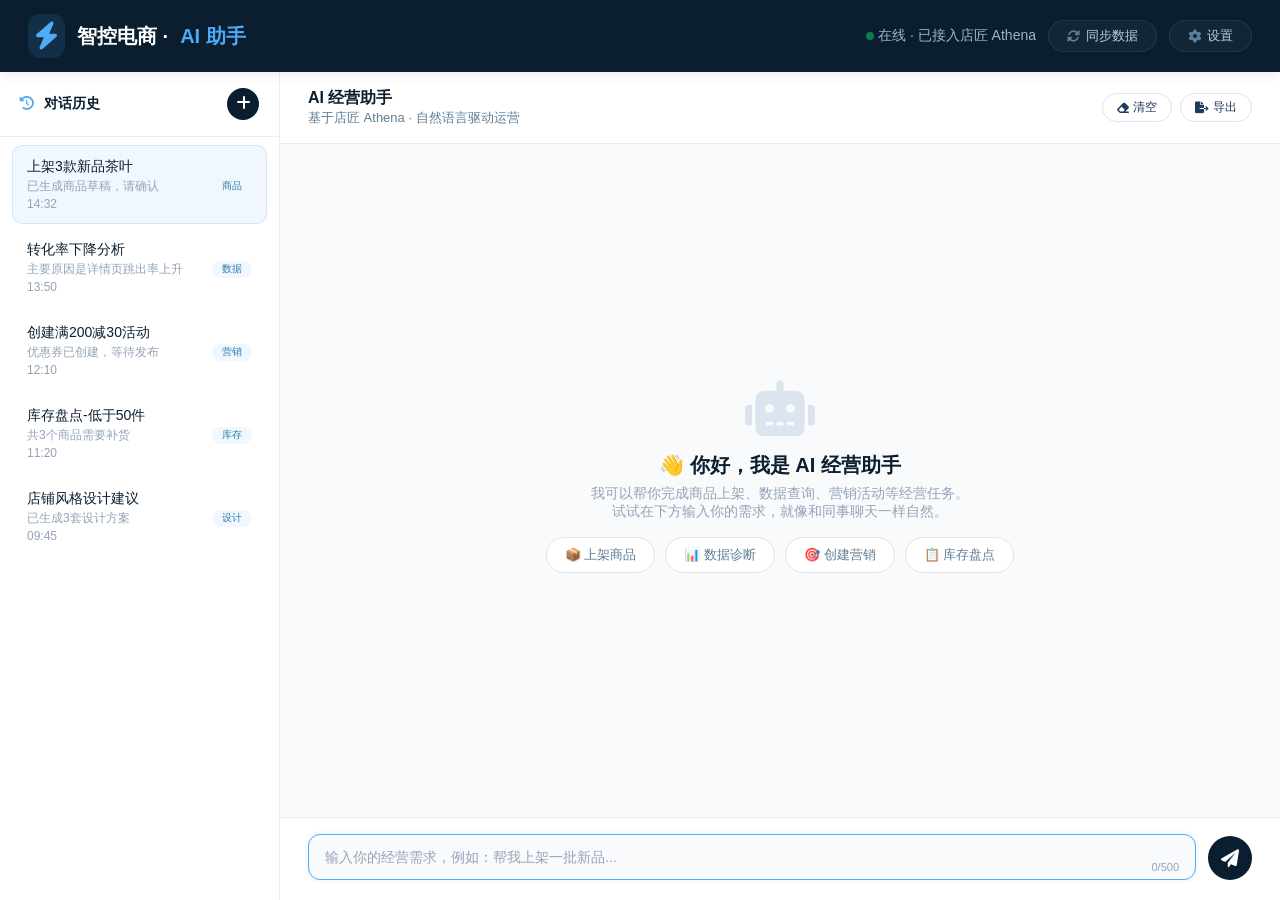
<file: AIzhushou.html>
<!DOCTYPE html>
<html lang="zh-CN">
<head>
    <meta charset="UTF-8">
    <meta name="viewport" content="width=device-width, initial-scale=1.0">
    <title>智控电商 · AI 助手</title>
    <!-- Font Awesome 6 -->
    <link rel="stylesheet" href="https://cdnjs.cloudflare.com/ajax/libs/font-awesome/6.0.0-beta3/css/all.min.css">
    <style>
        /* ===== 全局重置 ===== */
        * {
            margin: 0;
            padding: 0;
            box-sizing: border-box;
        }
        body {
            font-family: -apple-system, BlinkMacSystemFont, 'Segoe UI', Roboto, 'PingFang SC', 'Microsoft YaHei', sans-serif;
            background: #eef2f8;
            color: #0a1a2b;
            height: 100vh;
            display: flex;
            flex-direction: column;
            overflow: hidden;
        }

        /* ===== 顶部导航 ===== */
        .app-header {
            background: #0a1e2f;
            color: #e2e8f0;
            padding: 14px 28px;
            display: flex;
            justify-content: space-between;
            align-items: center;
            flex-shrink: 0;
            box-shadow: 0 2px 12px rgba(0,0,0,0.08);
            z-index: 10;
        }
        .app-header .logo {
            display: flex;
            align-items: center;
            gap: 12px;
            font-size: 20px;
            font-weight: 700;
            color: white;
        }
        .app-header .logo i {
            color: #4dabf7;
            font-size: 28px;
            background: rgba(77,171,247,0.12);
            padding: 8px;
            border-radius: 12px;
        }
        .app-header .logo span { color: #4dabf7; }
        .app-header .status {
            display: flex;
            align-items: center;
            gap: 12px;
            font-size: 14px;
            color: #9bb4cc;
        }
        .app-header .status .dot {
            width: 8px;
            height: 8px;
            border-radius: 50%;
            background: #0d7c4f;
            display: inline-block;
            animation: pulse 2s infinite;
        }
        @keyframes pulse {
            0%, 100% { opacity: 1; }
            50% { opacity: 0.4; }
        }
        .app-header .status .btn {
            padding: 6px 18px;
            border-radius: 30px;
            border: 1px solid rgba(255,255,255,0.08);
            background: rgba(255,255,255,0.04);
            color: #b8cfe0;
            font-size: 13px;
            cursor: default;
            transition: 0.15s;
            display: flex;
            align-items: center;
            gap: 6px;
        }
        .app-header .status .btn:hover {
            background: rgba(255,255,255,0.08);
        }
        .app-header .status .btn i { color: #5a7f99; }

        /* ===== 主体布局 ===== */
        .app-body {
            flex: 1;
            display: flex;
            overflow: hidden;
        }

        /* ===== 左侧：对话历史 ===== */
        .sidebar-chat {
            width: 280px;
            background: white;
            border-right: 1px solid #e8edf4;
            display: flex;
            flex-direction: column;
            flex-shrink: 0;
        }
        .sidebar-chat .sidebar-header {
            padding: 16px 20px;
            border-bottom: 1px solid #e8edf4;
            display: flex;
            justify-content: space-between;
            align-items: center;
        }
        .sidebar-chat .sidebar-header h3 {
            font-size: 14px;
            font-weight: 600;
            color: #0a1e2f;
        }
        .sidebar-chat .sidebar-header .new-btn {
            width: 32px;
            height: 32px;
            border-radius: 50%;
            border: none;
            background: #0a1e2f;
            color: white;
            cursor: pointer;
            font-size: 16px;
            transition: 0.15s;
        }
        .sidebar-chat .sidebar-header .new-btn:hover {
            background: #1a3a5a;
        }
        .sidebar-chat .chat-list {
            flex: 1;
            overflow-y: auto;
            padding: 8px 12px;
        }
        .sidebar-chat .chat-list::-webkit-scrollbar { width: 4px; }
        .sidebar-chat .chat-list::-webkit-scrollbar-track { background: #f0f4f9; }
        .sidebar-chat .chat-list::-webkit-scrollbar-thumb { background: #dce5ef; border-radius: 10px; }

        .chat-history-item {
            padding: 12px 14px;
            border-radius: 10px;
            margin-bottom: 4px;
            cursor: pointer;
            transition: 0.15s;
            border: 1px solid transparent;
        }
        .chat-history-item:hover {
            background: #f5f8fc;
            border-color: #e8edf4;
        }
        .chat-history-item.active {
            background: #f0f7fe;
            border-color: rgba(77,171,247,0.2);
        }
        .chat-history-item .title {
            font-size: 14px;
            font-weight: 500;
            color: #0a1e2f;
            white-space: nowrap;
            overflow: hidden;
            text-overflow: ellipsis;
        }
        .chat-history-item .meta {
            font-size: 12px;
            color: #94a3b8;
            margin-top: 2px;
            display: flex;
            justify-content: space-between;
        }
        .chat-history-item .meta .tag {
            font-size: 10px;
            padding: 1px 10px;
            border-radius: 30px;
            background: #f0f7fe;
            color: #2a7faa;
        }

        /* ===== 右侧：主对话区 ===== */
        .chat-main {
            flex: 1;
            display: flex;
            flex-direction: column;
            background: #f8fafc;
            min-width: 0;
        }

        /* 对话头部 */
        .chat-main-header {
            padding: 16px 28px;
            background: white;
            border-bottom: 1px solid #e8edf4;
            display: flex;
            justify-content: space-between;
            align-items: center;
            flex-shrink: 0;
        }
        .chat-main-header .info h4 {
            font-size: 16px;
            font-weight: 600;
            color: #0a1e2f;
        }
        .chat-main-header .info p {
            font-size: 13px;
            color: #5f7d95;
        }
        .chat-main-header .actions {
            display: flex;
            gap: 8px;
        }
        .chat-main-header .actions .btn-sm {
            padding: 5px 14px;
            border-radius: 20px;
            border: 1px solid #dce5ef;
            background: white;
            font-size: 12px;
            color: #1e3a5f;
            cursor: default;
            display: flex;
            align-items: center;
            gap: 4px;
            transition: 0.1s;
        }
        .chat-main-header .actions .btn-sm:hover {
            border-color: #4dabf7;
            color: #2a7faa;
        }

        /* 消息列表 */
        .messages {
            flex: 1;
            overflow-y: auto;
            padding: 20px 28px 12px;
            display: flex;
            flex-direction: column;
            gap: 16px;
        }
        .messages::-webkit-scrollbar { width: 5px; }
        .messages::-webkit-scrollbar-track { background: transparent; }
        .messages::-webkit-scrollbar-thumb { background: #dce5ef; border-radius: 10px; }

        .message {
            display: flex;
            gap: 12px;
            max-width: 85%;
            animation: msgIn 0.3s ease;
        }
        @keyframes msgIn {
            from { opacity: 0; transform: translateY(12px); }
            to { opacity: 1; transform: translateY(0); }
        }
        .message.user {
            align-self: flex-end;
            flex-direction: row-reverse;
        }
        .message .avatar {
            width: 36px;
            height: 36px;
            border-radius: 50%;
            display: flex;
            align-items: center;
            justify-content: center;
            font-size: 16px;
            color: white;
            flex-shrink: 0;
        }
        .message .avatar.ai {
            background: linear-gradient(135deg, #4dabf7, #2a7faa);
        }
        .message .avatar.user {
            background: #b55a1a;
        }
        .message .bubble {
            padding: 12px 18px;
            border-radius: 16px;
            font-size: 14px;
            line-height: 1.7;
            word-break: break-word;
            box-shadow: 0 1px 4px rgba(0,0,0,0.02);
        }
        .message .bubble p { margin-bottom: 6px; }
        .message .bubble p:last-child { margin-bottom: 0; }
        .message.user .bubble {
            background: #0a1e2f;
            color: white;
            border-radius: 16px 4px 16px 16px;
        }
        .message.ai .bubble {
            background: white;
            color: #0a1e2f;
            border: 1px solid #e8edf4;
            border-radius: 4px 16px 16px 16px;
        }
        .message .bubble .time {
            font-size: 11px;
            color: #94a3b8;
            margin-top: 6px;
            display: block;
        }
        .message.user .bubble .time {
            color: rgba(255,255,255,0.4);
        }
        /* AI 回复中的特殊卡片 */
        .bubble .action-card {
            background: #f8fafc;
            border-radius: 10px;
            padding: 12px 16px;
            margin: 8px 0 4px 0;
            border: 1px solid #e8edf4;
        }
        .bubble .action-card .title {
            font-weight: 600;
            color: #0a1e2f;
            font-size: 14px;
        }
        .bubble .action-card .desc {
            font-size: 13px;
            color: #5f7d95;
            margin-top: 2px;
        }
        .bubble .action-card .btn-group {
            display: flex;
            gap: 8px;
            margin-top: 8px;
            flex-wrap: wrap;
        }
        .bubble .action-card .btn-group .btn-sm {
            padding: 4px 14px;
            border-radius: 20px;
            border: none;
            font-size: 12px;
            font-weight: 500;
            cursor: pointer;
            transition: 0.1s;
        }
        .bubble .action-card .btn-group .btn-sm.primary {
            background: #0a1e2f;
            color: white;
        }
        .bubble .action-card .btn-group .btn-sm.outline {
            background: transparent;
            border: 1px solid #dce5ef;
            color: #1e3a5f;
        }
        .bubble .action-card .btn-group .btn-sm:hover {
            transform: scale(0.97);
        }
        /* 快捷回复标签 */
        .quick-tags {
            display: flex;
            gap: 8px;
            flex-wrap: wrap;
            margin-top: 8px;
        }
        .quick-tags .tag {
            padding: 4px 14px;
            border-radius: 30px;
            border: 1px solid #dce5ef;
            font-size: 12px;
            color: #5f7d95;
            cursor: pointer;
            background: white;
            transition: 0.15s;
        }
        .quick-tags .tag:hover {
            border-color: #4dabf7;
            color: #2a7faa;
            background: #f5f9fe;
        }

        /* 打字指示器 */
        .typing-indicator {
            display: none;
            align-items: center;
            gap: 12px;
            padding: 8px 0;
        }
        .typing-indicator.show { display: flex; }
        .typing-indicator .dots span {
            display: inline-block;
            width: 8px;
            height: 8px;
            background: #94a3b8;
            border-radius: 50%;
            margin-right: 4px;
            animation: dotPulse 1.2s infinite;
        }
        .typing-indicator .dots span:nth-child(2) { animation-delay: 0.2s; }
        .typing-indicator .dots span:nth-child(3) { animation-delay: 0.4s; }
        @keyframes dotPulse {
            0%, 60%, 100% { transform: translateY(0); opacity: 0.4; }
            30% { transform: translateY(-6px); opacity: 1; }
        }

        /* 输入区 */
        .input-area {
            padding: 16px 28px 20px;
            background: white;
            border-top: 1px solid #e8edf4;
            display: flex;
            gap: 12px;
            align-items: flex-end;
            flex-shrink: 0;
        }
        .input-area .input-wrap {
            flex: 1;
            display: flex;
            align-items: flex-end;
            background: #f8fafc;
            border: 1px solid #e8edf4;
            border-radius: 12px;
            padding: 6px 16px;
            transition: 0.15s;
        }
        .input-area .input-wrap:focus-within {
            border-color: #4dabf7;
            box-shadow: 0 0 0 3px rgba(77,171,247,0.06);
        }
        .input-area .input-wrap textarea {
            flex: 1;
            border: none;
            background: transparent;
            padding: 8px 0;
            font-size: 14px;
            font-family: inherit;
            resize: none;
            outline: none;
            max-height: 120px;
            color: #0a1e2f;
        }
        .input-area .input-wrap textarea::placeholder {
            color: #94a3b8;
        }
        .input-area .input-wrap .char-count {
            font-size: 11px;
            color: #94a3b8;
            padding-left: 8px;
            flex-shrink: 0;
        }
        .input-area .send-btn {
            width: 44px;
            height: 44px;
            border-radius: 50%;
            border: none;
            background: #0a1e2f;
            color: white;
            font-size: 18px;
            cursor: pointer;
            transition: 0.15s;
            flex-shrink: 0;
            display: flex;
            align-items: center;
            justify-content: center;
        }
        .input-area .send-btn:hover {
            background: #1a3a5a;
            transform: scale(1.02);
        }
        .input-area .send-btn:disabled {
            opacity: 0.4;
            cursor: not-allowed;
            transform: none;
        }

        /* ===== 空状态 ===== */
        .empty-state {
            flex: 1;
            display: flex;
            flex-direction: column;
            align-items: center;
            justify-content: center;
            color: #94a3b8;
            padding: 40px;
            text-align: center;
        }
        .empty-state i {
            font-size: 56px;
            color: #dce5ef;
            margin-bottom: 16px;
        }
        .empty-state h3 {
            font-size: 20px;
            color: #0a1e2f;
            margin-bottom: 6px;
        }
        .empty-state p {
            font-size: 14px;
            max-width: 400px;
        }
        .empty-state .examples {
            display: flex;
            gap: 10px;
            flex-wrap: wrap;
            margin-top: 16px;
            justify-content: center;
        }
        .empty-state .examples .ex {
            padding: 8px 18px;
            border-radius: 30px;
            border: 1px solid #dce5ef;
            font-size: 13px;
            color: #5f7d95;
            cursor: pointer;
            background: white;
            transition: 0.15s;
        }
        .empty-state .examples .ex:hover {
            border-color: #4dabf7;
            color: #2a7faa;
            background: #f5f9fe;
        }

        /* ===== 响应式 ===== */
        @media (max-width: 768px) {
            .app-header { padding: 10px 16px; }
            .app-header .logo { font-size: 16px; }
            .app-header .logo i { font-size: 20px; padding: 6px; }
            .app-header .status .btn span { display: none; }
            .sidebar-chat { width: 200px; }
            .sidebar-chat .chat-list { padding: 4px 8px; }
            .chat-history-item { padding: 8px 10px; }
            .chat-history-item .title { font-size: 13px; }
            .chat-main-header { padding: 12px 16px; flex-wrap: wrap; gap: 6px; }
            .messages { padding: 12px 16px; }
            .message { max-width: 92%; }
            .input-area { padding: 12px 16px 16px; flex-wrap: wrap; }
            .input-area .input-wrap textarea { font-size: 13px; }
            .empty-state i { font-size: 40px; }
            .empty-state h3 { font-size: 17px; }
        }
        @media (max-width: 480px) {
            .sidebar-chat { display: none; }
            .app-header .status .btn span { display: none; }
            .message { max-width: 96%; }
            .message .bubble { font-size: 13px; padding: 10px 14px; }
        }
    </style>
</head>
<body>

<!-- ===== 顶部导航 ===== -->
<header class="app-header">
    <div class="logo">
        <i class="fas fa-bolt"></i>
        智控电商 · <span>AI 助手</span>
    </div>
    <div class="status">
        <span><span class="dot"></span> 在线 · 已接入店匠 Athena</span>
        <span class="btn"><i class="fas fa-sync-alt"></i> <span>同步数据</span></span>
        <span class="btn"><i class="fas fa-cog"></i> <span>设置</span></span>
    </div>
</header>

<!-- ===== 主体 ===== -->
<div class="app-body">

    <!-- 左侧：对话历史 -->
    <aside class="sidebar-chat">
        <div class="sidebar-header">
            <h3><i class="fas fa-history" style="color:#4dabf7; margin-right:6px;"></i> 对话历史</h3>
            <button class="new-btn" onclick="newChat()" title="新建对话"><i class="fas fa-plus"></i></button>
        </div>
        <div class="chat-list" id="chatHistoryList">
            <!-- 由JS动态渲染 -->
        </div>
    </aside>

    <!-- 主对话区 -->
    <main class="chat-main">

        <!-- 对话头部 -->
        <div class="chat-main-header">
            <div class="info">
                <h4 id="chatTitle">AI 经营助手</h4>
                <p id="chatSubtitle">基于店匠 Athena · 自然语言驱动运营</p>
            </div>
            <div class="actions">
                <span class="btn-sm" onclick="clearMessages()"><i class="fas fa-eraser"></i> 清空</span>
                <span class="btn-sm" onclick="exportChat()"><i class="fas fa-file-export"></i> 导出</span>
            </div>
        </div>

        <!-- 消息列表 -->
        <div class="messages" id="messageContainer">
            <!-- 空状态 -->
            <div class="empty-state" id="emptyState">
                <i class="fas fa-robot"></i>
                <h3>👋 你好，我是 AI 经营助手</h3>
                <p>我可以帮你完成商品上架、数据查询、营销活动等经营任务。<br>试试在下方输入你的需求，就像和同事聊天一样自然。</p>
                <div class="examples">
                    <span class="ex" onclick="sendExample('帮我上架3款新品茶叶礼盒，价格定在128元')">📦 上架商品</span>
                    <span class="ex" onclick="sendExample('上周转化率下降了，帮我分析一下原因')">📊 数据诊断</span>
                    <span class="ex" onclick="sendExample('创建一个满200减30的优惠券活动')">🎯 创建营销</span>
                    <span class="ex" onclick="sendExample('把库存少于50件的商品列出来')">📋 库存盘点</span>
                </div>
            </div>
            <!-- 消息动态插入这里 -->
            <div id="messagesList"></div>
            <!-- 打字指示器 -->
            <div class="typing-indicator" id="typingIndicator">
                <div class="avatar ai" style="width:28px;height:28px;font-size:12px;"><i class="fas fa-robot"></i></div>
                <div class="dots"><span></span><span></span><span></span></div>
            </div>
        </div>

        <!-- 输入区 -->
        <div class="input-area">
            <div class="input-wrap">
                <textarea id="chatInput" rows="1" placeholder="输入你的经营需求，例如：帮我上架一批新品..." onkeydown="handleKeyDown(event)" oninput="autoResize(this)"></textarea>
                <span class="char-count" id="charCount">0/500</span>
            </div>
            <button class="send-btn" id="sendBtn" onclick="sendMessage()"><i class="fas fa-paper-plane"></i></button>
        </div>

    </main>
</div>

<!-- ============================================================ -->
<!-- JavaScript -->
<!-- ============================================================ -->
<script>
    // ===== 状态管理 =====
    const state = {
        chatHistory: [],
        currentChatId: null,
        isProcessing: false,
        messageCounter: 0,
    };

    // ===== 历史对话数据 =====
    const historyData = [
        { id: 'h1', title: '上架3款新品茶叶', preview: '已生成商品草稿，请确认', time: '14:32', tag: '商品' },
        { id: 'h2', title: '转化率下降分析', preview: '主要原因是详情页跳出率上升', time: '13:50', tag: '数据' },
        { id: 'h3', title: '创建满200减30活动', preview: '优惠券已创建，等待发布', time: '12:10', tag: '营销' },
        { id: 'h4', title: '库存盘点-低于50件', preview: '共3个商品需要补货', time: '11:20', tag: '库存' },
        { id: 'h5', title: '店铺风格设计建议', preview: '已生成3套设计方案', time: '09:45', tag: '设计' },
    ];

    // ===== 模拟AI回复库 =====
    const replyTemplates = {
        '上架': {
            text: '好的，我已经帮你准备好了商品草稿。以下是待上架的商品信息，请确认后一键发布：',
            card: {
                title: '📦 新品茶叶礼盒 (3款)',
                desc: '价格: ¥128/¥168/¥228 · 库存: 各200件 · 已生成标题和描述',
                actions: ['确认发布', '修改价格', '查看详情']
            }
        },
        '转化率': {
            text: '📊 根据近7天数据分析，转化率下降的主要原因如下：',
            card: {
                title: '转化率诊断报告',
                desc: '1. 详情页跳出率上升 12%（云山茶叶礼盒）\n2. 用户停留时长 45s → 32s\n3. 建议优化主图及详情页结构',
                actions: ['查看详情', '优化建议', '忽略']
            }
        },
        '优惠券': {
            text: '🎯 优惠券活动已创建完成，以下是活动详情：',
            card: {
                title: '满200减30 优惠券',
                desc: '优惠券码: VIP20030 · 有效期限: 7天 · 适用商品: 全店商品\n预计提升客单价 ¥15-25',
                actions: ['立即发布', '修改规则', '预览效果']
            }
        },
        '库存': {
            text: '📋 以下商品库存低于安全线（50件），建议尽快补货：',
            card: {
                title: '库存预警清单',
                desc: '1. 云山手工皂套装 — 89件（需补货）\n2. 云山陶瓷杯 — 143件\n3. 山核桃仁 250g — 156件',
                actions: ['一键补货', '查看详情', '设置预警']
            }
        },
        '设计': {
            text: '🎨 根据你的店铺定位，我为你生成了3套设计方案：',
            card: {
                title: '店铺风格方案',
                desc: '方案1: 清新自然风 · 方案2: 国潮典雅风 · 方案3: 简约现代风',
                actions: ['预览方案1', '预览方案2', '预览方案3']
            }
        },
        'default': {
            text: '收到你的需求，我来帮你处理。',
            card: {
                title: '正在处理中...',
                desc: '你的需求已提交，预计 3-5 秒完成。如果有更多信息，请告诉我。',
                actions: ['查看进度', '取消']
            }
        }
    };

    // ===== 获取回复模板 =====
    function getReply(input) {
        const lower = input.toLowerCase();
        let key = 'default';
        if (lower.includes('上架') || lower.includes('商品') || lower.includes('新品') || lower.includes('茶叶')) key = '上架';
        else if (lower.includes('转化') || lower.includes('下降') || lower.includes('分析') || lower.includes('数据') || lower.includes('诊断')) key = '转化率';
        else if (lower.includes('优惠') || lower.includes('券') || lower.includes('满减') || lower.includes('营销')) key = '优惠券';
        else if (lower.includes('库存') || lower.includes('补货') || lower.includes('盘点') || lower.includes('少于') || lower.includes('低于')) key = '库存';
        else if (lower.includes('设计') || lower.includes('风格') || lower.includes('店铺')) key = '设计';
        return replyTemplates[key] || replyTemplates['default'];
    }

    // ===== 渲染对话历史列表 =====
    function renderHistory() {
        const container = document.getElementById('chatHistoryList');
        container.innerHTML = historyData.map(item => `
            <div class="chat-history-item ${item.id === state.currentChatId ? 'active' : ''}" onclick="loadHistory('${item.id}')">
                <div class="title">${item.title}</div>
                <div class="meta">
                    <span>${item.preview}</span>
                    <span class="tag">${item.tag}</span>
                </div>
                <div class="meta" style="margin-top:2px;"><span>${item.time}</span></div>
            </div>
        `).join('');
    }

    // ===== 加载历史对话 =====
    function loadHistory(id) {
        const item = historyData.find(h => h.id === id);
        if (!item) return;
        state.currentChatId = id;
        renderHistory();
        document.getElementById('chatTitle').textContent = item.title;
        document.getElementById('chatSubtitle').textContent = '加载历史对话 · ' + item.time;

        // 清空消息并模拟历史消息
        const list = document.getElementById('messagesList');
        list.innerHTML = '';
        document.getElementById('emptyState').style.display = 'none';

        const msgs = [
            { role: 'user', text: item.title, time: item.time },
            { role: 'ai', text: item.preview + '。需要我帮你进一步处理吗？', time: item.time, card: getReply(item.title).card }
        ];
        msgs.forEach(msg => appendMessage(msg));
        document.getElementById('messageContainer').scrollTop = document.getElementById('messageContainer').scrollHeight;
    }

    // ===== 新建对话 =====
    function newChat() {
        state.currentChatId = null;
        renderHistory();
        document.getElementById('chatTitle').textContent = 'AI 经营助手';
        document.getElementById('chatSubtitle').textContent = '基于店匠 Athena · 自然语言驱动运营';
        document.getElementById('messagesList').innerHTML = '';
        document.getElementById('emptyState').style.display = 'flex';
        document.getElementById('chatInput').value = '';
        updateCharCount();
        document.getElementById('chatInput').focus();
    }

    // ===== 添加消息 =====
    function appendMessage(msg) {
        const list = document.getElementById('messagesList');
        const empty = document.getElementById('emptyState');
        if (empty) empty.style.display = 'none';

        const div = document.createElement('div');
        div.className = `message ${msg.role}`;

        const avatarLabel = msg.role === 'user' ? '你' : 'AI';
        const avatarIcon = msg.role === 'user' ? '<i class="fas fa-user"></i>' : '<i class="fas fa-robot"></i>';
        const avatarClass = msg.role === 'user' ? 'user' : 'ai';

        let bubbleContent = `<div class="bubble">`;
        if (msg.text) {
            bubbleContent += `<p>${msg.text.replace(/\n/g, '<br>')}</p>`;
        }
        if (msg.card) {
            bubbleContent += `
                <div class="action-card">
                    <div class="title">${msg.card.title}</div>
                    <div class="desc">${msg.card.desc.replace(/\n/g, '<br>')}</div>
                    <div class="btn-group">
                        ${msg.card.actions.map(a => `<span class="btn-sm primary" onclick="showToast('执行操作: ${a}')">${a}</span>`).join('')}
                    </div>
                </div>
            `;
        }
        if (msg.quickReplies) {
            bubbleContent += `<div class="quick-tags">${msg.quickReplies.map(q => `<span class="tag" onclick="sendQuickReply('${q}')">${q}</span>`).join('')}</div>`;
        }
        bubbleContent += `<span class="time">${msg.time || new Date().toLocaleTimeString('zh-CN', {hour:'2-digit',minute:'2-digit'})}</span>`;
        bubbleContent += `</div>`;

        div.innerHTML = `
            <div class="avatar ${avatarClass}">${avatarIcon}</div>
            ${bubbleContent}
        `;
        list.appendChild(div);

        // 滚动到底部
        const container = document.getElementById('messageContainer');
        setTimeout(() => { container.scrollTop = container.scrollHeight; }, 50);
    }

    // ===== 发送消息 =====
    function sendMessage() {
        const input = document.getElementById('chatInput');
        const text = input.value.trim();
        if (!text || state.isProcessing) return;
        if (text.length > 500) {
            showToast('⚠️ 输入内容不能超过500字');
            return;
        }

        // 添加用户消息
        const userMsg = { role: 'user', text: text, time: new Date().toLocaleTimeString('zh-CN', {hour:'2-digit',minute:'2-digit'}) };
        appendMessage(userMsg);
        input.value = '';
        updateCharCount();
        state.isProcessing = true;
        document.getElementById('sendBtn').disabled = true;

        // 显示打字指示器
        document.getElementById('typingIndicator').classList.add('show');
        document.getElementById('messageContainer').scrollTop = document.getElementById('messageContainer').scrollHeight;

        // 模拟AI思考和回复
        setTimeout(() => {
            document.getElementById('typingIndicator').classList.remove('show');

            const reply = getReply(text);
            const aiMsg = {
                role: 'ai',
                text: reply.text,
                time: new Date().toLocaleTimeString('zh-CN', {hour:'2-digit',minute:'2-digit'}),
                card: reply.card,
                quickReplies: ['👍 好的', '📊 查看更多', '🔄 重新生成']
            };
            appendMessage(aiMsg);

            state.isProcessing = false;
            document.getElementById('sendBtn').disabled = false;

            // 自动更新对话历史
            const title = text.length > 20 ? text.slice(0, 20) + '...' : text;
            const preview = reply.text.slice(0, 30) + '...';
            const now = new Date();
            const timeStr = now.getHours().toString().padStart(2,'0') + ':' + now.getMinutes().toString().padStart(2,'0');
            if (historyData.length > 0) {
                const first = historyData[0];
                historyData.unshift({
                    id: 'h' + Date.now(),
                    title: title,
                    preview: preview,
                    time: timeStr,
                    tag: text.includes('上架') ? '商品' : text.includes('转化') || text.includes('分析') ? '数据' : text.includes('优惠') || text.includes('券') ? '营销' : '运营'
                });
                if (historyData.length > 20) historyData.pop();
                renderHistory();
            }
        }, 1200 + Math.random() * 800);
    }

    // ===== 发送示例 =====
    function sendExample(text) {
        document.getElementById('chatInput').value = text;
        updateCharCount();
        sendMessage();
    }

    // ===== 快捷回复 =====
    function sendQuickReply(text) {
        document.getElementById('chatInput').value = text;
        updateCharCount();
        sendMessage();
    }

    // ===== 清空消息 =====
    function clearMessages() {
        if (document.getElementById('messagesList').children.length === 0) return;
        if (!confirm('确定要清空当前对话吗？')) return;
        document.getElementById('messagesList').innerHTML = '';
        document.getElementById('emptyState').style.display = 'flex';
        document.getElementById('chatTitle').textContent = 'AI 经营助手';
        document.getElementById('chatSubtitle').textContent = '基于店匠 Athena · 自然语言驱动运营';
        state.currentChatId = null;
        renderHistory();
        showToast('🗑️ 已清空对话');
    }

    // ===== 导出对话 =====
    function exportChat() {
        const msgs = document.querySelectorAll('#messagesList .message');
        if (msgs.length === 0) {
            showToast('⚠️ 暂无对话可导出');
            return;
        }
        let text = '智控电商 · AI助手对话记录\n';
        text += '='.repeat(50) + '\n';
        msgs.forEach(m => {
            const role = m.classList.contains('user') ? '用户' : 'AI助手';
            const bubble = m.querySelector('.bubble');
            const content = bubble ? bubble.textContent.replace(/\d{2}:\d{2}/, '').trim() : '';
            text += `[${role}] ${content}\n`;
        });
        text += '='.repeat(50) + '\n导出时间: ' + new Date().toLocaleString();

        const blob = new Blob([text], { type: 'text/plain' });
        const a = document.createElement('a');
        a.href = URL.createObjectURL(blob);
        a.download = 'AI助手对话记录_' + new Date().toISOString().slice(0,10) + '.txt';
        a.click();
        URL.revokeObjectURL(a.href);
        showToast('📥 对话已导出');
    }

    // ===== Toast 提示 =====
    function showToast(msg) {
        let toast = document.getElementById('toast');
        if (!toast) {
            toast = document.createElement('div');
            toast.id = 'toast';
            toast.style.cssText = `
                position: fixed; bottom: 30px; left: 50%; transform: translateX(-50%);
                background: #0a1e2f; color: white; padding: 12px 28px;
                border-radius: 40px; font-size: 14px; box-shadow: 0 10px 30px rgba(0,0,0,0.15);
                z-index: 999; white-space: nowrap; display: none;
                font-family: -apple-system, BlinkMacSystemFont, 'Segoe UI', Roboto, 'PingFang SC', 'Microsoft YaHei', sans-serif;
            `;
            document.body.appendChild(toast);
        }
        toast.innerHTML = msg;
        toast.style.display = 'block';
        clearTimeout(toast._timer);
        toast._timer = setTimeout(() => { toast.style.display = 'none'; }, 2500);
    }

    // ===== 输入框自动调整高度 =====
    function autoResize(el) {
        el.style.height = 'auto';
        el.style.height = Math.min(el.scrollHeight, 120) + 'px';
        updateCharCount();
    }

    function updateCharCount() {
        const input = document.getElementById('chatInput');
        const count = document.getElementById('charCount');
        const len = input.value.length;
        count.textContent = len + '/500';
        count.style.color = len > 450 ? '#b51a3f' : '#94a3b8';
    }

    // ===== 键盘事件 =====
    function handleKeyDown(e) {
        if (e.key === 'Enter' && !e.shiftKey) {
            e.preventDefault();
            sendMessage();
        }
    }

    // ===== 初始化 =====
    document.addEventListener('DOMContentLoaded', function() {
        renderHistory();
        // 设置默认第一个对话为激活
        if (historyData.length > 0) {
            state.currentChatId = historyData[0].id;
            renderHistory();
        }
        document.getElementById('chatInput').focus();

        // 点击空白区域恢复焦点
        document.getElementById('messageContainer').addEventListener('click', () => {
            document.getElementById('chatInput').focus();
        });
    });

    console.log('🤖 智控电商 · AI助手已加载');
    console.log('💡 支持功能: 商品上架、数据诊断、营销活动、库存管理、店铺设计');
    console.log('📌 基于店匠 Athena 对话式经营理念设计');
</script>
</body>
</html>
</file>
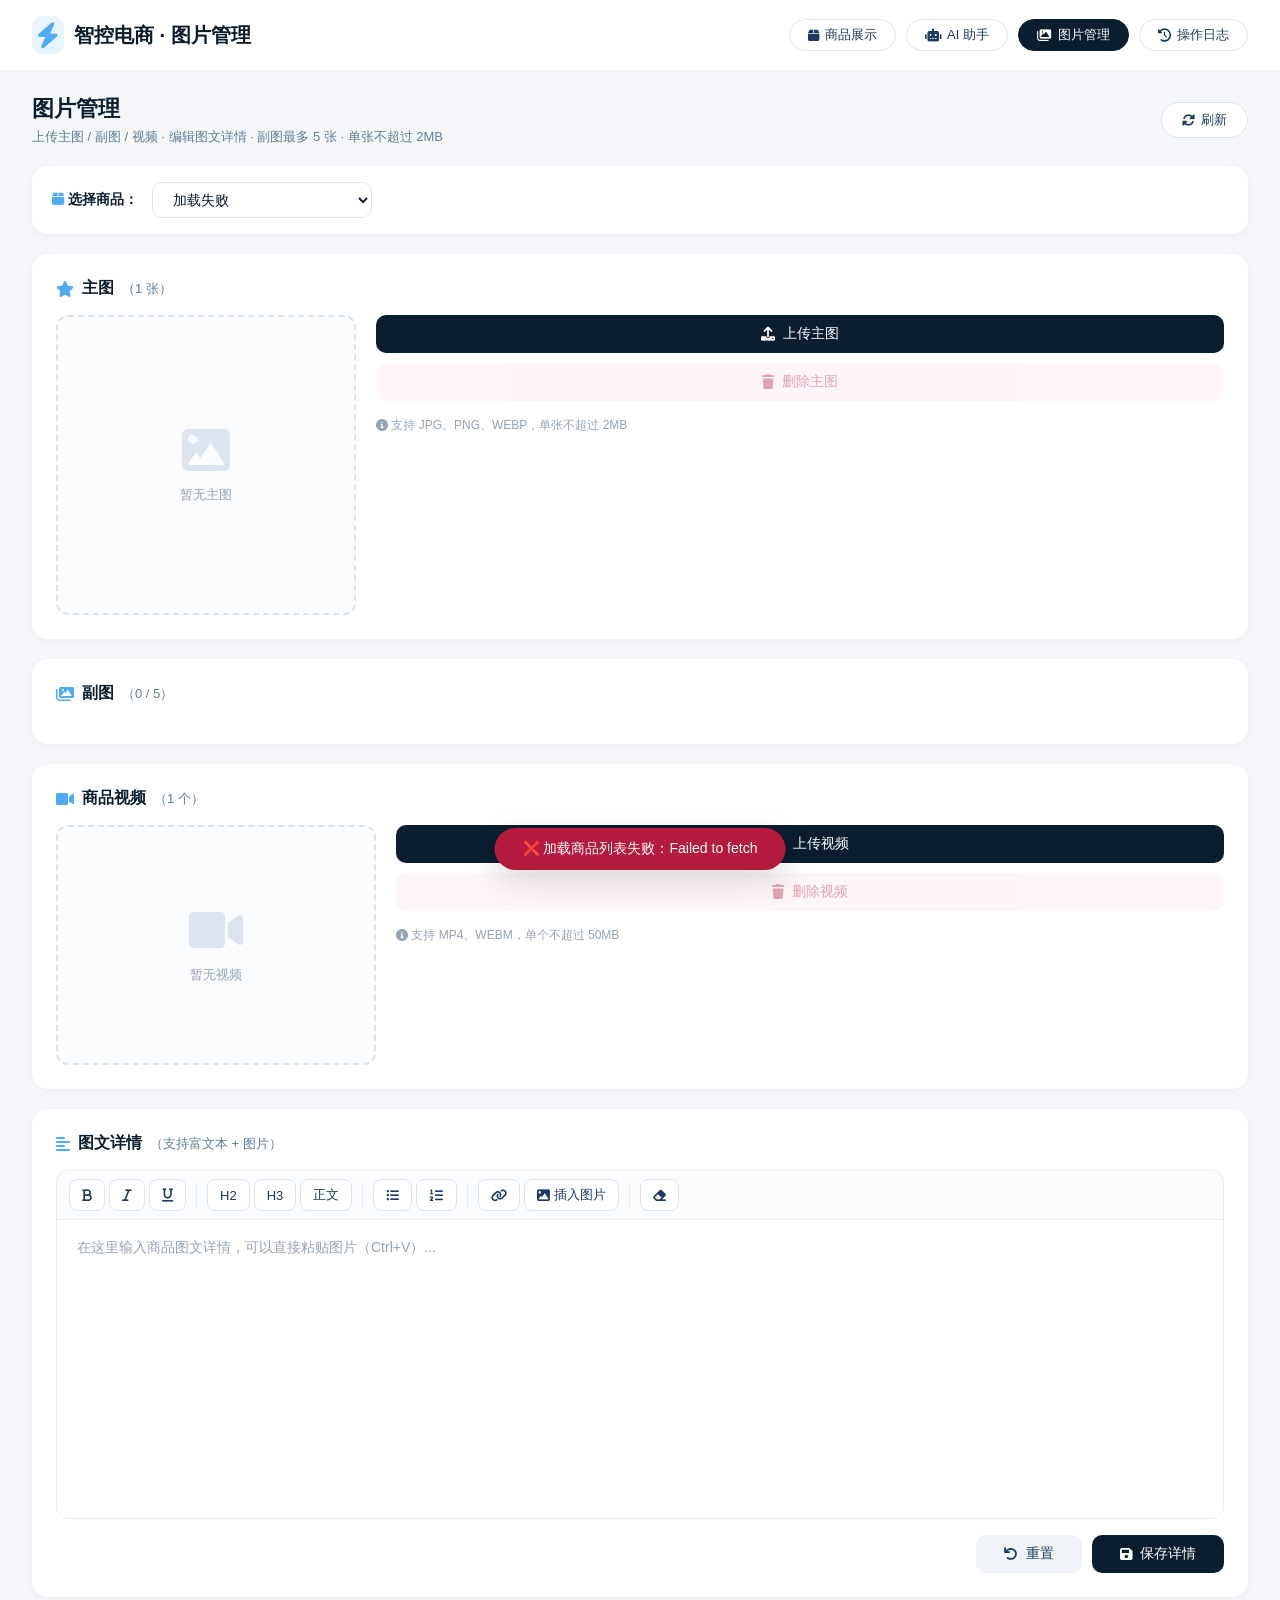
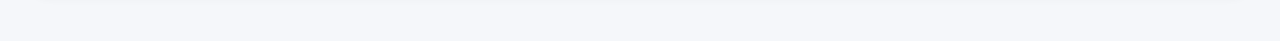
<file: images.html>
<!DOCTYPE html>
<html lang="zh-CN">
<head>
    <meta charset="UTF-8">
    <meta name="viewport" content="width=device-width, initial-scale=1.0">
    <title>智控电商 · 图片管理</title>
    <link rel="stylesheet" href="https://cdnjs.cloudflare.com/ajax/libs/font-awesome/6.0.0-beta3/css/all.min.css">
    <style>
        * { margin: 0; padding: 0; box-sizing: border-box; }
        body {
            font-family: -apple-system, BlinkMacSystemFont, 'Segoe UI', Roboto, 'PingFang SC', 'Microsoft YaHei', sans-serif;
            background: #f5f7fa;
            color: #0a1a2b;
            min-height: 100vh;
        }
        .header {
            background: white;
            padding: 16px 32px;
            box-shadow: 0 1px 4px rgba(0,0,0,0.04);
            display: flex;
            justify-content: space-between;
            align-items: center;
            position: sticky;
            top: 0;
            z-index: 100;
        }
        .header .logo {
            display: flex;
            align-items: center;
            gap: 10px;
            font-size: 20px;
            font-weight: 700;
        }
        .header .logo i {
            color: #4dabf7;
            font-size: 26px;
            background: rgba(77,171,247,0.12);
            padding: 6px;
            border-radius: 10px;
        }
        .header .nav-links {
            display: flex;
            gap: 10px;
        }
        .header .nav-links a {
            padding: 6px 18px;
            border-radius: 30px;
            border: 1px solid #dce5ef;
            background: white;
            font-size: 13px;
            color: #1e3a5f;
            text-decoration: none;
            display: flex;
            align-items: center;
            gap: 6px;
            transition: 0.15s;
        }
        .header .nav-links a:hover {
            border-color: #4dabf7;
            color: #2a7faa;
        }
        .header .nav-links a.active {
            background: #0a1e2f;
            border-color: #0a1e2f;
            color: white;
        }
        .container {
            max-width: 1400px;
            margin: 0 auto;
            padding: 24px 32px;
        }
        .page-title {
            display: flex;
            justify-content: space-between;
            align-items: center;
            margin-bottom: 20px;
        }
        .page-title h1 {
            font-size: 22px;
            color: #0a1e2f;
        }
        .page-title .subtitle {
            font-size: 13px;
            color: #5f7d95;
            margin-top: 4px;
        }
        .page-title .refresh-btn {
            padding: 8px 20px;
            border-radius: 30px;
            border: 1px solid #dce5ef;
            background: white;
            font-size: 13px;
            color: #1e3a5f;
            cursor: pointer;
            display: flex;
            align-items: center;
            gap: 6px;
            transition: 0.15s;
        }
        .page-title .refresh-btn:hover { border-color: #4dabf7; color: #2a7faa; }

        .product-selector {
            background: white;
            border-radius: 16px;
            padding: 16px 20px;
            margin-bottom: 20px;
            box-shadow: 0 2px 8px rgba(0,0,0,0.04);
            display: flex;
            align-items: center;
            gap: 14px;
            flex-wrap: wrap;
        }
        .product-selector label {
            font-size: 14px;
            font-weight: 600;
            color: #0a1e2f;
        }
        .product-selector select {
            padding: 8px 16px;
            border: 1px solid #dce5ef;
            border-radius: 10px;
            font-size: 14px;
            background: white;
            color: #0a1e2f;
            outline: none;
            cursor: pointer;
            min-width: 220px;
            transition: 0.15s;
        }
        .product-selector select:focus {
            border-color: #4dabf7;
            box-shadow: 0 0 0 3px rgba(77,171,247,0.08);
        }

        .image-section {
            background: white;
            border-radius: 16px;
            padding: 24px;
            margin-bottom: 20px;
            box-shadow: 0 2px 8px rgba(0,0,0,0.04);
        }
        .image-section .section-header {
            display: flex;
            justify-content: space-between;
            align-items: center;
            margin-bottom: 16px;
            flex-wrap: wrap;
            gap: 10px;
        }
        .image-section .section-header h3 {
            font-size: 16px;
            font-weight: 600;
            color: #0a1e2f;
            display: flex;
            align-items: center;
            gap: 8px;
        }
        .image-section .section-header h3 i { color: #4dabf7; }
        .image-section .section-header .count {
            font-size: 13px;
            color: #5f7d95;
            font-weight: 400;
        }

        .main-image-area {
            display: flex;
            gap: 20px;
            align-items: flex-start;
            flex-wrap: wrap;
        }
        .main-image-preview {
            width: 300px;
            height: 300px;
            border-radius: 12px;
            border: 2px dashed #dce5ef;
            background: #fafcfe;
            display: flex;
            flex-direction: column;
            align-items: center;
            justify-content: center;
            color: #94a3b8;
            position: relative;
            overflow: hidden;
            transition: 0.15s;
        }
        .main-image-preview.has-image {
            border-style: solid;
            border-color: #e8edf4;
            background: white;
        }
        .main-image-preview img {
            width: 100%;
            height: 100%;
            object-fit: cover;
        }
        .main-image-preview .placeholder {
            text-align: center;
            padding: 20px;
        }
        .main-image-preview .placeholder i {
            font-size: 48px;
            color: #dce5ef;
            margin-bottom: 12px;
            display: block;
        }
        .main-image-preview .placeholder p { font-size: 13px; }
        .main-image-actions {
            display: flex;
            flex-direction: column;
            gap: 10px;
            flex: 1;
            min-width: 200px;
        }
        .main-image-actions .btn {
            padding: 10px 20px;
            border-radius: 10px;
            border: none;
            font-size: 14px;
            font-weight: 500;
            cursor: pointer;
            display: flex;
            align-items: center;
            justify-content: center;
            gap: 8px;
            transition: 0.15s;
        }
        .main-image-actions .btn.primary { background: #0a1e2f; color: white; }
        .main-image-actions .btn.primary:hover { background: #1a3a5a; }
        .main-image-actions .btn.danger { background: #fde8ed; color: #b51a3f; }
        .main-image-actions .btn.danger:hover { background: #fcd0d9; }
        .main-image-actions .btn:disabled { opacity: 0.4; cursor: not-allowed; }
        .main-image-actions .tip { font-size: 12px; color: #94a3b8; margin-top: 6px; }

        .sub-images-grid {
            display: grid;
            grid-template-columns: repeat(6, 1fr);
            gap: 12px;
        }
        .sub-image-item {
            aspect-ratio: 1/1;
            border-radius: 10px;
            border: 1px solid #e8edf4;
            background: #fafcfe;
            position: relative;
            overflow: hidden;
            transition: 0.15s;
        }
        .sub-image-item:hover {
            border-color: #4dabf7;
            box-shadow: 0 4px 12px rgba(77,171,247,0.15);
        }
        .sub-image-item img { width: 100%; height: 100%; object-fit: cover; }
        .sub-image-item .remove-btn {
            position: absolute;
            top: 6px;
            right: 6px;
            width: 26px;
            height: 26px;
            border-radius: 50%;
            background: rgba(181,26,63,0.9);
            color: white;
            border: none;
            cursor: pointer;
            font-size: 12px;
            display: flex;
            align-items: center;
            justify-content: center;
            opacity: 0;
            transition: 0.15s;
        }
        .sub-image-item:hover .remove-btn { opacity: 1; }
        .sub-image-item .remove-btn:hover { background: #b51a3f; transform: scale(1.1); }
        .sub-image-item .index-badge {
            position: absolute;
            top: 6px;
            left: 6px;
            background: rgba(10,30,47,0.75);
            color: white;
            font-size: 11px;
            padding: 2px 8px;
            border-radius: 20px;
            font-weight: 500;
        }
        .upload-card {
            aspect-ratio: 1/1;
            border-radius: 10px;
            border: 2px dashed #dce5ef;
            background: #fafcfe;
            display: flex;
            flex-direction: column;
            align-items: center;
            justify-content: center;
            color: #94a3b8;
            cursor: pointer;
            transition: 0.15s;
            font-size: 12px;
        }
        .upload-card:hover {
            border-color: #4dabf7;
            background: #f0f7fe;
            color: #4dabf7;
        }
        .upload-card i { font-size: 24px; margin-bottom: 6px; }
        .upload-card.disabled { opacity: 0.4; cursor: not-allowed; pointer-events: none; }

        .video-section {
            background: white;
            border-radius: 16px;
            padding: 24px;
            margin-bottom: 20px;
            box-shadow: 0 2px 8px rgba(0,0,0,0.04);
        }
        .video-section .section-header {
            display: flex;
            justify-content: space-between;
            align-items: center;
            margin-bottom: 16px;
            flex-wrap: wrap;
            gap: 10px;
        }
        .video-section .section-header h3 {
            font-size: 16px;
            font-weight: 600;
            color: #0a1e2f;
            display: flex;
            align-items: center;
            gap: 8px;
        }
        .video-section .section-header h3 i { color: #4dabf7; }
        .video-section .section-header .count { font-size: 13px; color: #5f7d95; font-weight: 400; }
        .video-area {
            display: flex;
            gap: 20px;
            align-items: flex-start;
            flex-wrap: wrap;
        }
        .video-preview {
            width: 320px;
            height: 240px;
            border-radius: 12px;
            border: 2px dashed #dce5ef;
            background: #fafcfe;
            display: flex;
            flex-direction: column;
            align-items: center;
            justify-content: center;
            color: #94a3b8;
            position: relative;
            overflow: hidden;
            transition: 0.15s;
        }
        .video-preview.has-video {
            border-style: solid;
            border-color: #e8edf4;
            background: #0a0e14;
        }
        .video-preview video { width: 100%; height: 100%; object-fit: contain; background: #000; }
        .video-preview .placeholder { text-align: center; padding: 20px; }
        .video-preview .placeholder i {
            font-size: 48px;
            color: #dce5ef;
            margin-bottom: 12px;
            display: block;
        }
        .video-preview .placeholder p { font-size: 13px; }
        .video-actions {
            display: flex;
            flex-direction: column;
            gap: 10px;
            flex: 1;
            min-width: 200px;
        }
        .video-actions .btn {
            padding: 10px 20px;
            border-radius: 10px;
            border: none;
            font-size: 14px;
            font-weight: 500;
            cursor: pointer;
            display: flex;
            align-items: center;
            justify-content: center;
            gap: 8px;
            transition: 0.15s;
        }
        .video-actions .btn.primary { background: #0a1e2f; color: white; }
        .video-actions .btn.primary:hover { background: #1a3a5a; }
        .video-actions .btn.danger { background: #fde8ed; color: #b51a3f; }
        .video-actions .btn.danger:hover { background: #fcd0d9; }
        .video-actions .btn:disabled { opacity: 0.4; cursor: not-allowed; }
        .video-actions .tip { font-size: 12px; color: #94a3b8; margin-top: 6px; }

        .detail-section {
            background: white;
            border-radius: 16px;
            padding: 24px;
            margin-bottom: 20px;
            box-shadow: 0 2px 8px rgba(0,0,0,0.04);
        }
        .detail-section .section-header {
            display: flex;
            justify-content: space-between;
            align-items: center;
            margin-bottom: 16px;
            flex-wrap: wrap;
            gap: 10px;
        }
        .detail-section .section-header h3 {
            font-size: 16px;
            font-weight: 600;
            color: #0a1e2f;
            display: flex;
            align-items: center;
            gap: 8px;
        }
        .detail-section .section-header h3 i { color: #4dabf7; }
        .detail-section .section-header .count { font-size: 13px; color: #5f7d95; font-weight: 400; }
        .detail-editor-toolbar {
            display: flex;
            flex-wrap: wrap;
            gap: 4px;
            padding: 8px 12px;
            background: #fafcfe;
            border: 1px solid #e8edf4;
            border-radius: 12px 12px 0 0;
            border-bottom: none;
        }
        .detail-editor-toolbar button {
            padding: 6px 12px;
            border: 1px solid #dce5ef;
            border-radius: 8px;
            background: white;
            color: #1e3a5f;
            font-size: 13px;
            cursor: pointer;
            display: flex;
            align-items: center;
            gap: 4px;
            transition: 0.15s;
        }
        .detail-editor-toolbar button:hover {
            border-color: #4dabf7;
            color: #2a7faa;
            background: #f0f7fe;
        }
        .detail-editor-toolbar .separator {
            width: 1px;
            background: #e8edf4;
            margin: 4px 6px;
        }
        .detail-editor-toolbar .upload-img-btn { position: relative; overflow: hidden; }
        .detail-editor-toolbar .upload-img-btn input {
            position: absolute;
            top: 0; left: 0; right: 0; bottom: 0;
            opacity: 0;
            cursor: pointer;
        }
        .detail-editor {
            min-height: 300px;
            max-height: 600px;
            overflow-y: auto;
            padding: 16px 20px;
            border: 1px solid #e8edf4;
            border-radius: 0 0 12px 12px;
            background: white;
            font-size: 14px;
            line-height: 1.7;
            color: #0a1e2f;
            outline: none;
            transition: 0.15s;
        }
        .detail-editor:focus {
            border-color: #4dabf7;
            box-shadow: 0 0 0 3px rgba(77,171,247,0.08);
        }
        .detail-editor:empty:before {
            content: attr(data-placeholder);
            color: #94a3b8;
            pointer-events: none;
        }
        .detail-editor img {
            max-width: 100%;
            height: auto;
            border-radius: 8px;
            margin: 8px 0;
            display: block;
        }
        .detail-editor h2 { font-size: 20px; margin: 12px 0 8px; }
        .detail-editor h3 { font-size: 17px; margin: 10px 0 6px; }
        .detail-editor p { margin: 6px 0; }
        .detail-editor ul, .detail-editor ol { padding-left: 24px; margin: 6px 0; }
        .detail-editor a { color: #4dabf7; }
        .detail-actions {
            display: flex;
            gap: 10px;
            margin-top: 16px;
            justify-content: flex-end;
        }
        .detail-actions .btn {
            padding: 10px 28px;
            border-radius: 10px;
            border: none;
            font-size: 14px;
            font-weight: 500;
            cursor: pointer;
            display: flex;
            align-items: center;
            gap: 8px;
            transition: 0.15s;
        }
        .detail-actions .btn.primary { background: #0a1e2f; color: white; }
        .detail-actions .btn.primary:hover { background: #1a3a5a; }
        .detail-actions .btn.secondary { background: #f0f4f9; color: #1e3a5f; }
        .detail-actions .btn.secondary:hover { background: #e2e9f2; }

        .toast {
            position: fixed;
            bottom: 30px;
            left: 50%;
            transform: translateX(-50%);
            background: #0a1e2f;
            color: white;
            padding: 12px 28px;
            border-radius: 40px;
            font-size: 14px;
            box-shadow: 0 10px 30px rgba(0,0,0,0.15);
            display: none;
            z-index: 9999;
            white-space: nowrap;
        }
        .toast.show { display: block; animation: fadeUp 0.3s ease; }
        .toast.success { background: #0d7c4f; }
        .toast.error { background: #b51a3f; }
        @keyframes fadeUp {
            from { opacity: 0; transform: translateX(-50%) translateY(20px); }
            to { opacity: 1; transform: translateX(-50%) translateY(0); }
        }

        .loading-overlay {
            position: fixed;
            top: 0; left: 0; right: 0; bottom: 0;
            background: rgba(255,255,255,0.9);
            display: none;
            align-items: center;
            justify-content: center;
            z-index: 9998;
        }
        .loading-overlay.show { display: flex; }
        .loading-overlay .spinner {
            width: 48px;
            height: 48px;
            border-radius: 50%;
            border: 4px solid #e8edf4;
            border-top-color: #4dabf7;
            animation: spin 0.8s linear infinite;
        }
        @keyframes spin { to { transform: rotate(360deg); } }

        @media (max-width: 1024px) {
            .sub-images-grid { grid-template-columns: repeat(4, 1fr); }
        }
        @media (max-width: 768px) {
            .header { padding: 12px 16px; flex-wrap: wrap; gap: 10px; }
            .header .nav-links { width: 100%; overflow-x: auto; }
            .container { padding: 16px; }
            .main-image-preview { width: 100%; max-width: 300px; }
            .sub-images-grid { grid-template-columns: repeat(3, 1fr); }
            .video-preview { width: 100%; max-width: 320px; }
        }
        @media (max-width: 480px) {
            .sub-images-grid { grid-template-columns: repeat(2, 1fr); }
        }
    </style>
</head>
<body>

<header class="header">
    <div class="logo">
        <i class="fas fa-bolt"></i>
        智控电商 · 图片管理
    </div>
    <div class="nav-links">
        <a href="products.html"><i class="fas fa-box"></i> 商品展示</a>
        <a href="ai_assistant.html"><i class="fas fa-robot"></i> AI 助手</a>
        <a href="images.html" class="active"><i class="fas fa-images"></i> 图片管理</a>
        <a href="logs.html"><i class="fas fa-history"></i> 操作日志</a>
    </div>
</header>

<div class="container">
    <div class="page-title">
        <div>
            <h1>图片管理</h1>
            <p class="subtitle">上传主图 / 副图 / 视频 · 编辑图文详情 · 副图最多 5 张 · 单张不超过 2MB</p>
        </div>
        <button class="refresh-btn" onclick="loadProducts()">
            <i class="fas fa-sync-alt"></i> 刷新
        </button>
    </div>

    <div class="product-selector">
        <label><i class="fas fa-box" style="color:#4dabf7;"></i> 选择商品：</label>
        <select id="productSelect" onchange="onProductChange()">
            <option value="">加载中...</option>
        </select>
        <span id="productInfo" style="font-size:13px; color:#5f7d95; margin-left:auto;"></span>
    </div>

    <div class="image-section">
        <div class="section-header">
            <h3><i class="fas fa-star"></i> 主图 <span class="count">（1 张）</span></h3>
        </div>
        <div class="main-image-area">
            <div class="main-image-preview" id="mainImagePreview">
                <div class="placeholder">
                    <i class="fas fa-image"></i>
                    <p>暂无主图</p>
                </div>
            </div>
            <div class="main-image-actions">
                <button class="btn primary" onclick="document.getElementById('mainFileInput').click()">
                    <i class="fas fa-upload"></i> <span id="mainBtnText">上传主图</span>
                </button>
                <button class="btn danger" id="deleteMainBtn" onclick="deleteMainImage()" disabled>
                    <i class="fas fa-trash"></i> 删除主图
                </button>
                <p class="tip"><i class="fas fa-info-circle"></i> 支持 JPG、PNG、WEBP，单张不超过 2MB</p>
                <input type="file" id="mainFileInput" accept="image/*" style="display:none;" onchange="handleMainUpload(event)">
            </div>
        </div>
    </div>

    <div class="image-section">
        <div class="section-header">
            <h3><i class="fas fa-images"></i> 副图 <span class="count" id="subCount">（0 / 5）</span></h3>
        </div>
        <div class="sub-images-grid" id="subImagesGrid"></div>
        <input type="file" id="subFileInput" accept="image/*" style="display:none;" onchange="handleSubUpload(event)">
    </div>

    <div class="video-section">
        <div class="section-header">
            <h3><i class="fas fa-video"></i> 商品视频 <span class="count">（1 个）</span></h3>
        </div>
        <div class="video-area">
            <div class="video-preview" id="videoPreview">
                <div class="placeholder">
                    <i class="fas fa-video"></i>
                    <p>暂无视频</p>
                </div>
            </div>
            <div class="video-actions">
                <button class="btn primary" onclick="document.getElementById('videoFileInput').click()">
                    <i class="fas fa-upload"></i> <span id="videoBtnText">上传视频</span>
                </button>
                <button class="btn danger" id="deleteVideoBtn" onclick="deleteVideo()" disabled>
                    <i class="fas fa-trash"></i> 删除视频
                </button>
                <p class="tip"><i class="fas fa-info-circle"></i> 支持 MP4、WEBM，单个不超过 50MB</p>
                <input type="file" id="videoFileInput" accept="video/mp4,video/webm" style="display:none;" onchange="handleVideoUpload(event)">
            </div>
        </div>
    </div>

    <div class="detail-section">
        <div class="section-header">
            <h3><i class="fas fa-align-left"></i> 图文详情 <span class="count">（支持富文本 + 图片）</span></h3>
        </div>

        <div class="detail-editor-toolbar" id="detailToolbar">
            <button type="button" onclick="execCmd('bold')" title="加粗"><i class="fas fa-bold"></i></button>
            <button type="button" onclick="execCmd('italic')" title="斜体"><i class="fas fa-italic"></i></button>
            <button type="button" onclick="execCmd('underline')" title="下划线"><i class="fas fa-underline"></i></button>
            <span class="separator"></span>
            <button type="button" onclick="execCmd('formatBlock', '<h2>')" title="标题2">H2</button>
            <button type="button" onclick="execCmd('formatBlock', '<h3>')" title="标题3">H3</button>
            <button type="button" onclick="execCmd('formatBlock', '<p>')" title="正文">正文</button>
            <span class="separator"></span>
            <button type="button" onclick="execCmd('insertUnorderedList')" title="无序列表"><i class="fas fa-list-ul"></i></button>
            <button type="button" onclick="execCmd('insertOrderedList')" title="有序列表"><i class="fas fa-list-ol"></i></button>
            <span class="separator"></span>
            <button type="button" onclick="execCmd('createLink', prompt('请输入链接地址：', 'https://'))" title="插入链接"><i class="fas fa-link"></i></button>
            <button type="button" class="upload-img-btn" title="插入图片">
                <i class="fas fa-image"></i> 插入图片
                <input type="file" accept="image/*" onchange="handleDetailImageUpload(event)">
            </button>
            <span class="separator"></span>
            <button type="button" onclick="execCmd('removeFormat')" title="清除格式"><i class="fas fa-eraser"></i></button>
        </div>

        <div class="detail-editor" id="detailEditor" contenteditable="true" data-placeholder="在这里输入商品图文详情，可以直接粘贴图片（Ctrl+V）..."></div>

        <div class="detail-actions">
            <button class="btn secondary" onclick="resetDetail()">
                <i class="fas fa-undo"></i> 重置
            </button>
            <button class="btn primary" onclick="saveDetail()">
                <i class="fas fa-save"></i> 保存详情
            </button>
        </div>
    </div>
</div>

<div class="loading-overlay" id="loadingOverlay">
    <div class="spinner"></div>
</div>

<div id="toast" class="toast"></div>

<script>
    const BACKEND_URL = 'https://ai-ecommerce-backend-production-0776.up.railway.app';
    const MAX_SUB_IMAGES = 5;

    let allProducts = [];
    let currentProduct = null;
    let originalDetailHTML = '';
    let savedRange = null;  // 记录光标位置

    // ================================================================
    // 加载商品列表
    // ================================================================
    async function loadProducts() {
        const select = document.getElementById('productSelect');
        try {
            const res = await fetch(BACKEND_URL + '/api/products');
            const data = await res.json();
            allProducts = data.products || [];

            if (allProducts.length === 0) {
                select.innerHTML = '<option value="">暂无商品</option>';
                return;
            }

            const currentId = select.value;
            select.innerHTML = allProducts.map(p =>
                `<option value="${p.id}">${p.name}（${p.category} · ${p.platform}）</option>`
            ).join('');

            if (currentId && allProducts.find(p => String(p.id) === currentId)) {
                select.value = currentId;
            }
            onProductChange();
        } catch (err) {
            select.innerHTML = `<option value="">加载失败</option>`;
            showToast('❌ 加载商品列表失败：' + err.message, 'error');
        }
    }

    function onProductChange() {
        const id = document.getElementById('productSelect').value;
        currentProduct = allProducts.find(p => String(p.id) === id);

        if (!currentProduct) {
            document.getElementById('mainImagePreview').innerHTML = `
                <div class="placeholder">
                    <i class="fas fa-image"></i>
                    <p>暂无主图</p>
                </div>`;
            document.getElementById('subImagesGrid').innerHTML = '';
            document.getElementById('videoPreview').innerHTML = `
                <div class="placeholder">
                    <i class="fas fa-video"></i>
                    <p>暂无视频</p>
                </div>`;
            document.getElementById('detailEditor').innerHTML = '';
            return;
        }

        renderMainImage();
        renderSubImages();
        renderVideo();
        renderDetail();

        document.getElementById('productInfo').textContent =
            `当前商品：${currentProduct.name} · ¥${currentProduct.price} · 库存 ${currentProduct.stock}`;
    }

    function renderMainImage() {
        const preview = document.getElementById('mainImagePreview');
        const deleteBtn = document.getElementById('deleteMainBtn');
        const btnText = document.getElementById('mainBtnText');

        if (currentProduct.main_image) {
            preview.className = 'main-image-preview has-image';
            preview.innerHTML = `<img src="${currentProduct.main_image}" alt="主图">`;
            deleteBtn.disabled = false;
            btnText.textContent = '替换主图';
        } else {
            preview.className = 'main-image-preview';
            preview.innerHTML = `
                <div class="placeholder">
                    <i class="fas fa-image"></i>
                    <p>暂无主图</p>
                </div>`;
            deleteBtn.disabled = true;
            btnText.textContent = '上传主图';
        }
    }

    function renderSubImages() {
        const grid = document.getElementById('subImagesGrid');
        const subs = currentProduct.sub_images || [];
        const countEl = document.getElementById('subCount');
        countEl.textContent = `（${subs.length} / ${MAX_SUB_IMAGES}）`;

        let html = '';
        subs.forEach((img, index) => {
            html += `
                <div class="sub-image-item">
                    <img src="${img}" alt="副图 ${index + 1}">
                    <span class="index-badge">#${index + 1}</span>
                    <button class="remove-btn" onclick="deleteSubImage(${index})" title="删除">
                        <i class="fas fa-times"></i>
                    </button>
                </div>
            `;
        });

        if (subs.length < MAX_SUB_IMAGES) {
            html += `
                <div class="upload-card" onclick="document.getElementById('subFileInput').click()">
                    <i class="fas fa-plus"></i>
                    <span>添加副图</span>
                </div>
            `;
        } else {
            html += `
                <div class="upload-card disabled">
                    <i class="fas fa-check-circle"></i>
                    <span>已达上限</span>
                </div>
            `;
        }

        grid.innerHTML = html;
    }

    function renderVideo() {
        const preview = document.getElementById('videoPreview');
        const deleteBtn = document.getElementById('deleteVideoBtn');
        const btnText = document.getElementById('videoBtnText');

        if (currentProduct.video) {
            preview.className = 'video-preview has-video';
            preview.innerHTML = `<video src="${currentProduct.video}" controls preload="metadata"></video>`;
            deleteBtn.disabled = false;
            btnText.textContent = '替换视频';
        } else {
            preview.className = 'video-preview';
            preview.innerHTML = `
                <div class="placeholder">
                    <i class="fas fa-video"></i>
                    <p>暂无视频</p>
                </div>`;
            deleteBtn.disabled = true;
            btnText.textContent = '上传视频';
        }
    }

    function renderDetail() {
        const editor = document.getElementById('detailEditor');
        const detailHTML = currentProduct.detail || currentProduct.detail_html || '';
        editor.innerHTML = detailHTML;
        originalDetailHTML = detailHTML;
    }

    // ================================================================
    // 上传主图
    // ================================================================
    async function handleMainUpload(event) {
        const file = event.target.files[0];
        if (!file || !currentProduct) return;

        if (!file.type.startsWith('image/')) {
            showToast('❌ 只支持图片文件', 'error');
            return;
        }
        if (file.size > 2 * 1024 * 1024) {
            showToast('❌ 图片不能超过 2MB', 'error');
            return;
        }

        showLoading(true);
        const formData = new FormData();
        formData.append('product_name', currentProduct.name);
        formData.append('image_type', 'main');
        formData.append('file', file);

        try {
            const res = await fetch(BACKEND_URL + '/api/images/upload', {
                method: 'POST',
                body: formData
            });
            const data = await res.json();
            showLoading(false);

            if (data.success) {
                showToast('✅ ' + data.message, 'success');
                await loadProducts();
            } else {
                showToast('❌ ' + data.message, 'error');
            }
        } catch (err) {
            showLoading(false);
            showToast('❌ 上传失败：' + err.message, 'error');
        }

        event.target.value = '';
    }

    // ================================================================
    // 上传副图
    // ================================================================
    async function handleSubUpload(event) {
        const file = event.target.files[0];
        if (!file || !currentProduct) return;

        const subs = currentProduct.sub_images || [];
        if (subs.length >= MAX_SUB_IMAGES) {
            showToast(`❌ 副图已达上限（${MAX_SUB_IMAGES} 张）`, 'error');
            return;
        }

        if (!file.type.startsWith('image/')) {
            showToast('❌ 只支持图片文件', 'error');
            return;
        }
        if (file.size > 2 * 1024 * 1024) {
            showToast('❌ 图片不能超过 2MB', 'error');
            return;
        }

        showLoading(true);
        const formData = new FormData();
        formData.append('product_name', currentProduct.name);
        formData.append('image_type', 'sub');
        formData.append('file', file);

        try {
            const res = await fetch(BACKEND_URL + '/api/images/upload', {
                method: 'POST',
                body: formData
            });
            const data = await res.json();
            showLoading(false);

            if (data.success) {
                showToast('✅ ' + data.message, 'success');
                await loadProducts();
            } else {
                showToast('❌ ' + data.message, 'error');
            }
        } catch (err) {
            showLoading(false);
            showToast('❌ 上传失败：' + err.message, 'error');
        }

        event.target.value = '';
    }

    // ================================================================
    // 上传视频
    // ================================================================
    async function handleVideoUpload(event) {
        const file = event.target.files[0];
        if (!file || !currentProduct) return;

        if (!file.type.startsWith('video/')) {
            showToast('❌ 只支持视频文件', 'error');
            return;
        }
        if (file.size > 50 * 1024 * 1024) {
            showToast('❌ 视频不能超过 50MB', 'error');
            return;
        }

        showLoading(true);
        const formData = new FormData();
        formData.append('product_name', currentProduct.name);
        formData.append('image_type', 'video');
        formData.append('file', file);

        try {
            const res = await fetch(BACKEND_URL + '/api/images/upload', {
                method: 'POST',
                body: formData
            });
            const data = await res.json();
            showLoading(false);

            if (data.success) {
                showToast('✅ ' + data.message, 'success');
                await loadProducts();
            } else {
                showToast('❌ ' + data.message, 'error');
            }
        } catch (err) {
            showLoading(false);
            showToast('❌ 上传失败：' + err.message, 'error');
        }

        event.target.value = '';
    }

    // ================================================================
    // 删除主图
    // ================================================================
    async function deleteMainImage() {
        if (!currentProduct || !currentProduct.main_image) return;
        if (!confirm(`确定要删除「${currentProduct.name}」的主图吗？`)) return;

        showLoading(true);
        try {
            const res = await fetch(BACKEND_URL + '/api/images/delete', {
                method: 'POST',
                headers: { 'Content-Type': 'application/json' },
                body: JSON.stringify({
                    product_name: currentProduct.name,
                    image_type: 'main'
                })
            });
            const data = await res.json();
            showLoading(false);

            if (data.success) {
                showToast('✅ ' + data.message, 'success');
                await loadProducts();
            } else {
                showToast('❌ ' + data.message, 'error');
            }
        } catch (err) {
            showLoading(false);
            showToast('❌ 删除失败：' + err.message, 'error');
        }
    }

    // ================================================================
    // 删除副图
    // ================================================================
    async function deleteSubImage(index) {
        if (!currentProduct) return;
        if (!confirm(`确定要删除第 ${index + 1} 张副图吗？`)) return;

        showLoading(true);
        try {
            const res = await fetch(BACKEND_URL + '/api/images/delete', {
                method: 'POST',
                headers: { 'Content-Type': 'application/json' },
                body: JSON.stringify({
                    product_name: currentProduct.name,
                    image_type: 'sub',
                    index: index
                })
            });
            const data = await res.json();
            showLoading(false);

            if (data.success) {
                showToast('✅ ' + data.message, 'success');
                await loadProducts();
            } else {
                showToast('❌ ' + data.message, 'error');
            }
        } catch (err) {
            showLoading(false);
            showToast('❌ 删除失败：' + err.message, 'error');
        }
    }

    // ================================================================
    // 删除视频
    // ================================================================
    async function deleteVideo() {
        if (!currentProduct || !currentProduct.video) return;
        if (!confirm(`确定要删除「${currentProduct.name}」的视频吗？`)) return;

        showLoading(true);
        try {
            const res = await fetch(BACKEND_URL + '/api/images/delete', {
                method: 'POST',
                headers: { 'Content-Type': 'application/json' },
                body: JSON.stringify({
                    product_name: currentProduct.name,
                    image_type: 'video'
                })
            });
            const data = await res.json();
            showLoading(false);

            if (data.success) {
                showToast('✅ ' + data.message, 'success');
                await loadProducts();
            } else {
                showToast('❌ ' + data.message, 'error');
            }
        } catch (err) {
            showLoading(false);
            showToast('❌ 删除失败：' + err.message, 'error');
        }
    }

    // ================================================================
    // 图文详情 - 富文本命令
    // ================================================================
    function execCmd(command, value = null) {
        document.execCommand(command, false, value);
        document.getElementById('detailEditor').focus();
    }

    // 插入图片到详情（从文件按钮）
    async function handleDetailImageUpload(event) {
        const file = event.target.files[0];
        if (!file) return;

        if (!file.type.startsWith('image/')) {
            showToast('❌ 只支持图片文件', 'error');
            return;
        }
        if (file.size > 2 * 1024 * 1024) {
            showToast('❌ 图片不能超过 2MB', 'error');
            return;
        }

        showLoading(true);
        const formData = new FormData();
        formData.append('product_name', currentProduct ? currentProduct.name : '');
        formData.append('image_type', 'detail');
        formData.append('file', file);

        try {
            const res = await fetch(BACKEND_URL + '/api/images/upload', {
                method: 'POST',
                body: formData
            });
            const data = await res.json();
            showLoading(false);

            if (data.success && data.url) {
                document.getElementById('detailEditor').focus();
                document.execCommand('insertImage', false, data.url);
                showToast('✅ 图片已插入', 'success');
            } else {
                showToast('❌ ' + (data.message || '上传失败'), 'error');
            }
        } catch (err) {
            showLoading(false);
            showToast('❌ 上传失败：' + err.message, 'error');
        }

        event.target.value = '';
    }

    // 保存图文详情
    async function saveDetail() {
        if (!currentProduct) {
            showToast('❌ 请先选择商品', 'error');
            return;
        }

        const html = document.getElementById('detailEditor').innerHTML;
        showLoading(true);

        try {
            const res = await fetch(BACKEND_URL + '/api/products/detail', {
                method: 'POST',
                headers: { 'Content-Type': 'application/json' },
                body: JSON.stringify({
                    product_name: currentProduct.name,
                    detail_html: html
                })
            });
            const data = await res.json();
            showLoading(false);

            if (data.success) {
                showToast('✅ 详情已保存', 'success');
                originalDetailHTML = html;
                if (currentProduct) {
                    currentProduct.detail = html;
                    currentProduct.detail_html = html;
                }
            } else {
                showToast('❌ ' + (data.message || '保存失败'), 'error');
            }
        } catch (err) {
            showLoading(false);
            showToast('❌ 保存失败：' + err.message, 'error');
        }
    }

    // 重置图文详情
    function resetDetail() {
        if (!confirm('确定要重置为上次保存的内容吗？')) return;
        document.getElementById('detailEditor').innerHTML = originalDetailHTML;
        showToast('↩️ 已重置', 'success');
    }

    // ================================================================
    // 工具函数
    // ================================================================
    function showLoading(show) {
        document.getElementById('loadingOverlay').classList.toggle('show', show);
    }

    function showToast(msg, type = '') {
        let toast = document.getElementById('toast');
        toast.className = 'toast ' + type;
        toast.innerHTML = msg;
        toast.classList.add('show');
        clearTimeout(toast._timer);
        toast._timer = setTimeout(() => { toast.classList.remove('show'); }, 3000);
    }

    // ================================================================
    // 初始化
    // ================================================================
    document.addEventListener('DOMContentLoaded', function() {
        loadProducts();

        const editor = document.getElementById('detailEditor');

        // 记录光标位置（在粘贴前）
        editor.addEventListener('keyup', saveSelection);
        editor.addEventListener('mouseup', saveSelection);
        editor.addEventListener('blur', saveSelection);

        function saveSelection() {
            const sel = window.getSelection();
            if (sel.rangeCount > 0) {
                const range = sel.getRangeAt(0);
                // 只在编辑器内记录
                if (editor.contains(range.commonAncestorContainer)) {
                    savedRange = range.cloneRange();
                }
            }
        }

        // ★ 粘贴处理：图片先上传到后端，再插入 URL
        editor.addEventListener('paste', async function(e) {
            const items = e.clipboardData.items;
            let imageFile = null;

            // 找剪贴板里的图片
            for (let i = 0; i < items.length; i++) {
                if (items[i].type.indexOf('image') !== -1) {
                    imageFile = items[i].getAsFile();
                    break;
                }
            }

            // 没有图片：让浏览器默认处理（保留富文本格式）
            if (!imageFile) return;

            e.preventDefault();

            if (imageFile.size > 2 * 1024 * 1024) {
                showToast('❌ 粘贴的图片不能超过 2MB', 'error');
                return;
            }

            // 记录粘贴前的光标位置
            const sel = window.getSelection();
            if (sel.rangeCount > 0) {
                const range = sel.getRangeAt(0);
                if (editor.contains(range.commonAncestorContainer)) {
                    savedRange = range.cloneRange();
                }
            }

            // 上传到后端，拿到 URL
            showLoading(true);
            const formData = new FormData();
            formData.append('product_name', currentProduct ? currentProduct.name : '');
            formData.append('image_type', 'detail');
            formData.append('file', imageFile);

            try {
                const res = await fetch(BACKEND_URL + '/api/images/upload', {
                    method: 'POST',
                    body: formData
                });
                const data = await res.json();
                showLoading(false);

                if (!data.success || !data.url) {
                    showToast('❌ ' + (data.message || '上传失败'), 'error');
                    return;
                }

                // 恢复光标位置
                editor.focus();
                if (savedRange) {
                    const newSel = window.getSelection();
                    newSel.removeAllRanges();
                    newSel.addRange(savedRange);
                }

                // 插入图片 URL（不是 base64）
                const ok = document.execCommand('insertImage', false, data.url);
                if (!ok) {
                    const img = document.createElement('img');
                    img.src = data.url;
                    if (savedRange) {
                        savedRange.insertNode(img);
                        savedRange.setStartAfter(img);
                        savedRange.collapse(true);
                    } else {
                        editor.appendChild(img);
                    }
                }

                showToast('✅ 图片已粘贴', 'success');

                // 更新光标位置
                saveSelection();
            } catch (err) {
                showLoading(false);
                showToast('❌ 上传失败：' + err.message, 'error');
            }
        });
    });

    console.log('🖼️ 图片管理页已加载（含视频 + 图文详情 + 粘贴图片）');
    console.log('💡 后端:', BACKEND_URL);
</script>
</body>
</html>
</file>
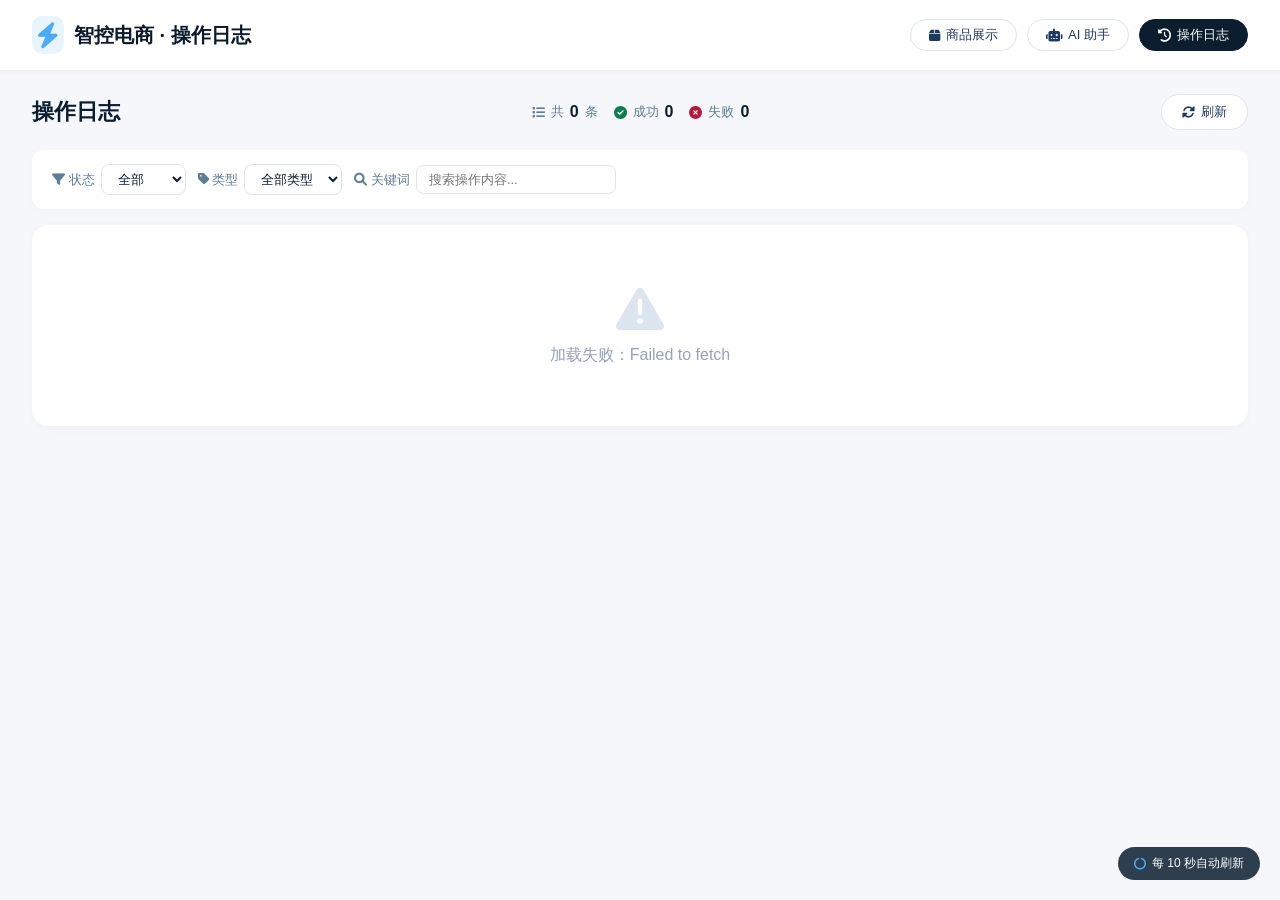
<file: logs.html>
<!DOCTYPE html>
<html lang="zh-CN">
<head>
    <meta charset="UTF-8">
    <meta name="viewport" content="width=device-width, initial-scale=1.0">
    <title>智控电商 · 操作日志</title>
    <link rel="stylesheet" href="https://cdnjs.cloudflare.com/ajax/libs/font-awesome/6.0.0-beta3/css/all.min.css">
    <style>
        * { margin: 0; padding: 0; box-sizing: border-box; }
        body {
            font-family: -apple-system, BlinkMacSystemFont, 'Segoe UI', Roboto, 'PingFang SC', 'Microsoft YaHei', sans-serif;
            background: #f5f7fa;
            color: #0a1a2b;
            min-height: 100vh;
        }
        .header {
            background: white;
            padding: 16px 32px;
            box-shadow: 0 1px 4px rgba(0,0,0,0.04);
            display: flex;
            justify-content: space-between;
            align-items: center;
            position: sticky;
            top: 0;
            z-index: 100;
        }
        .header .logo {
            display: flex;
            align-items: center;
            gap: 10px;
            font-size: 20px;
            font-weight: 700;
        }
        .header .logo i {
            color: #4dabf7;
            font-size: 26px;
            background: rgba(77,171,247,0.12);
            padding: 6px;
            border-radius: 10px;
        }
        .header .nav-links {
            display: flex;
            gap: 10px;
        }
        .header .nav-links a {
            padding: 6px 18px;
            border-radius: 30px;
            border: 1px solid #dce5ef;
            background: white;
            font-size: 13px;
            color: #1e3a5f;
            text-decoration: none;
            display: flex;
            align-items: center;
            gap: 6px;
            transition: 0.15s;
        }
        .header .nav-links a:hover {
            border-color: #4dabf7;
            color: #2a7faa;
        }
        .header .nav-links a.active {
            background: #0a1e2f;
            border-color: #0a1e2f;
            color: white;
        }
        .container {
            max-width: 1400px;
            margin: 0 auto;
            padding: 24px 32px;
        }
        .page-title {
            display: flex;
            justify-content: space-between;
            align-items: center;
            margin-bottom: 20px;
        }
        .page-title h1 {
            font-size: 22px;
            color: #0a1e2f;
        }
        .page-title .stats {
            display: flex;
            gap: 16px;
            font-size: 13px;
            color: #5f7d95;
        }
        .page-title .stats .stat {
            display: flex;
            align-items: center;
            gap: 6px;
        }
        .page-title .stats .stat .num {
            font-weight: 700;
            color: #0a1e2f;
            font-size: 16px;
        }
        .page-title .refresh-btn {
            padding: 8px 20px;
            border-radius: 30px;
            border: 1px solid #dce5ef;
            background: white;
            font-size: 13px;
            color: #1e3a5f;
            cursor: pointer;
            display: flex;
            align-items: center;
            gap: 6px;
            transition: 0.15s;
        }
        .page-title .refresh-btn:hover { border-color: #4dabf7; color: #2a7faa; }

        /* 筛选栏 */
        .filter-bar {
            background: white;
            border-radius: 12px;
            padding: 14px 20px;
            margin-bottom: 16px;
            display: flex;
            gap: 12px;
            align-items: center;
            flex-wrap: wrap;
            box-shadow: 0 2px 8px rgba(0,0,0,0.02);
        }
        .filter-bar .filter-item {
            display: flex;
            align-items: center;
            gap: 6px;
        }
        .filter-bar .filter-item label {
            font-size: 13px;
            color: #5f7d95;
            font-weight: 500;
            white-space: nowrap;
        }
        .filter-bar .filter-item select,
        .filter-bar .filter-item input {
            padding: 6px 12px;
            border: 1px solid #dce5ef;
            border-radius: 8px;
            font-size: 13px;
            background: white;
            color: #0a1e2f;
            outline: none;
            transition: 0.15s;
        }
        .filter-bar .filter-item select:focus,
        .filter-bar .filter-item input:focus {
            border-color: #4dabf7;
            box-shadow: 0 0 0 3px rgba(77,171,247,0.08);
        }
        .filter-bar .filter-item input { width: 200px; }

        /* 日志列表 */
        .logs-container {
            background: white;
            border-radius: 16px;
            box-shadow: 0 2px 8px rgba(0,0,0,0.04);
            overflow: hidden;
        }
        .log-item {
            display: flex;
            align-items: flex-start;
            gap: 14px;
            padding: 16px 24px;
            border-bottom: 1px solid #f0f4f9;
            transition: 0.15s;
        }
        .log-item:last-child { border-bottom: none; }
        .log-item:hover { background: #fafcfe; }
        .log-item .log-icon {
            width: 40px;
            height: 40px;
            border-radius: 10px;
            display: flex;
            align-items: center;
            justify-content: center;
            font-size: 16px;
            color: white;
            flex-shrink: 0;
        }
        .log-item .log-icon.success { background: linear-gradient(135deg, #0d7c4f, #0e9a5a); }
        .log-item .log-icon.fail { background: linear-gradient(135deg, #b51a3f, #d43a5c); }
        .log-item .log-content { flex: 1; min-width: 0; }
        .log-item .log-content .log-header {
            display: flex;
            align-items: center;
            gap: 10px;
            flex-wrap: wrap;
            margin-bottom: 4px;
        }
        .log-item .log-content .log-header .log-type {
            font-weight: 600;
            font-size: 14px;
            color: #0a1e2f;
        }
        .log-item .log-content .log-header .log-status {
            font-size: 11px;
            padding: 2px 10px;
            border-radius: 20px;
            font-weight: 500;
        }
        .log-item .log-content .log-header .log-status.success {
            background: #e6f7ec;
            color: #0d7c4f;
        }
        .log-item .log-content .log-header .log-status.fail {
            background: #fde8ed;
            color: #b51a3f;
        }
        .log-item .log-content .log-header .log-time {
            font-size: 12px;
            color: #94a3b8;
            margin-left: auto;
        }
        .log-item .log-content .log-result {
            font-size: 13px;
            color: #5f7d95;
            line-height: 1.6;
            white-space: pre-line;
            word-break: break-word;
        }
        .log-item .log-content .log-args {
            font-size: 12px;
            color: #94a3b8;
            margin-top: 4px;
            font-family: 'Consolas', 'Monaco', monospace;
            background: #f8fafc;
            padding: 4px 10px;
            border-radius: 6px;
            display: inline-block;
            max-width: 100%;
            overflow: hidden;
            text-overflow: ellipsis;
        }

        .empty-state {
            text-align: center;
            padding: 60px 20px;
            color: #94a3b8;
        }
        .empty-state i {
            font-size: 48px;
            margin-bottom: 12px;
            color: #dce5ef;
        }

        .auto-refresh-tip {
            position: fixed;
            bottom: 20px;
            right: 20px;
            background: rgba(10,30,47,0.85);
            color: white;
            padding: 8px 16px;
            border-radius: 30px;
            font-size: 12px;
            display: flex;
            align-items: center;
            gap: 6px;
            backdrop-filter: blur(8px);
            z-index: 200;
        }
        .auto-refresh-tip i { color: #4dabf7; font-size: 12px; }

        @media (max-width: 768px) {
            .header { padding: 12px 16px; }
            .container { padding: 16px; }
            .filter-bar { padding: 10px 14px; }
            .log-item { padding: 12px 16px; }
            .log-item .log-content .log-header .log-time { margin-left: 0; width: 100%; }
        }
    </style>
</head>
<body>

<header class="header">
    <div class="logo">
        <i class="fas fa-bolt"></i>
        智控电商 · 操作日志
    </div>
    <div class="nav-links">
        <a href="products.html"><i class="fas fa-box"></i> 商品展示</a>
        <a href="ai_assistant.html"><i class="fas fa-robot"></i> AI 助手</a>
        <a href="logs.html" class="active"><i class="fas fa-history"></i> 操作日志</a>
    </div>
</header>

<div class="container">
    <div class="page-title">
        <h1>操作日志</h1>
        <div class="stats" id="stats">
            <div class="stat"><i class="fas fa-list"></i> 共 <span class="num" id="totalCount">0</span> 条</div>
            <div class="stat"><i class="fas fa-check-circle" style="color:#0d7c4f;"></i> 成功 <span class="num" id="successCount">0</span></div>
            <div class="stat"><i class="fas fa-times-circle" style="color:#b51a3f;"></i> 失败 <span class="num" id="failCount">0</span></div>
        </div>
        <button class="refresh-btn" onclick="loadLogs()">
            <i class="fas fa-sync-alt"></i> 刷新
        </button>
    </div>

    <div class="filter-bar">
        <div class="filter-item">
            <label><i class="fas fa-filter"></i> 状态</label>
            <select id="filterStatus" onchange="applyFilter()">
                <option value="all">全部</option>
                <option value="success">仅成功</option>
                <option value="fail">仅失败</option>
            </select>
        </div>
        <div class="filter-item">
            <label><i class="fas fa-tag"></i> 类型</label>
            <select id="filterType" onchange="applyFilter()">
                <option value="all">全部类型</option>
            </select>
        </div>
        <div class="filter-item">
            <label><i class="fas fa-search"></i> 关键词</label>
            <input type="text" id="filterKeyword" placeholder="搜索操作内容..." oninput="applyFilter()">
        </div>
    </div>

    <div class="logs-container" id="logsContainer">
        <div class="empty-state">
            <i class="fas fa-spinner fa-spin"></i>
            <p>加载中...</p>
        </div>
    </div>
</div>

<div class="auto-refresh-tip">
    <i class="fas fa-circle-notch fa-spin"></i>
    <span>每 10 秒自动刷新</span>
</div>

<script>
    const BACKEND_URL = 'https://ai-ecommerce-backend-production-0776.up.railway.app';

    let allLogs = [];

    // 操作类型图标映射
    const typeIcons = {
        "update_price": "fa-dollar-sign",
        "update_stock": "fa-cubes",
        "query_low_stock": "fa-search",
        "publish_to_platforms": "fa-rocket",
        "update_title": "fa-edit",
        "take_off_shelf": "fa-arrow-down",
        "put_on_shelf": "fa-arrow-up",
        "query_sales": "fa-chart-line",
        "create_coupon": "fa-ticket-alt",
        "batch_take_off": "fa-arrow-down",
        "batch_update_price": "fa-chart-line",
        "query_by_price_range": "fa-search-dollar",
        "batch_take_off_zero_stock": "fa-broom",
        "batch_markup_all": "fa-percentage",
        "query_sort_by_sales": "fa-sort-amount-down",
        "add_product": "fa-plus-circle",
        "delete_product": "fa-trash",
        "batch_update_stock": "fa-cubes",
        "query_by_platform": "fa-store",
        "query_by_status": "fa-info-circle",
        "batch_put_on_shelf": "fa-arrow-up",
        "duplicate_product": "fa-copy",
        "query_by_category": "fa-tags",
        "export_products": "fa-download",
        "search_product": "fa-search",
        "batch_delete_by_category": "fa-trash-alt",
        "query_restock_alert": "fa-exclamation-triangle",
        "export_to_excel": "fa-file-csv",
    };

    async function loadLogs() {
        const container = document.getElementById('logsContainer');
        try {
            const res = await fetch(BACKEND_URL + '/api/logs');
            const data = await res.json();
            allLogs = data.logs || [];

            // 更新统计
            document.getElementById('totalCount').textContent = allLogs.length;
            document.getElementById('successCount').textContent = allLogs.filter(l => l.success).length;
            document.getElementById('failCount').textContent = allLogs.filter(l => !l.success).length;

            // 更新类型下拉
            const typeSelect = document.getElementById('filterType');
            const currentVal = typeSelect.value;
            const types = [...new Set(allLogs.map(l => l.type))];
            typeSelect.innerHTML = '<option value="all">全部类型</option>' +
                types.map(t => `<option value="${t}">${allLogs.find(l => l.type === t).type_name || t}</option>`).join('');
            typeSelect.value = currentVal;

            applyFilter();
        } catch (err) {
            container.innerHTML = `<div class="empty-state"><i class="fas fa-exclamation-triangle"></i><p>加载失败：${err.message}</p></div>`;
        }
    }

    function applyFilter() {
        const status = document.getElementById('filterStatus').value;
        const type = document.getElementById('filterType').value;
        const keyword = document.getElementById('filterKeyword').value.toLowerCase().trim();

        let filtered = allLogs;
        if (status === 'success') filtered = filtered.filter(l => l.success);
        if (status === 'fail') filtered = filtered.filter(l => !l.success);
        if (type !== 'all') filtered = filtered.filter(l => l.type === type);
        if (keyword) {
            filtered = filtered.filter(l =>
                l.result.toLowerCase().includes(keyword) ||
                l.type_name.toLowerCase().includes(keyword) ||
                JSON.stringify(l.args).toLowerCase().includes(keyword)
            );
        }

        renderLogs(filtered);
    }

    function renderLogs(logs) {
        const container = document.getElementById('logsContainer');
        if (logs.length === 0) {
            container.innerHTML = '<div class="empty-state"><i class="fas fa-inbox"></i><p>暂无匹配的日志记录</p></div>';
            return;
        }
        container.innerHTML = logs.map(log => {
            const icon = typeIcons[log.type] || 'fa-circle';
            const statusClass = log.success ? 'success' : 'fail';
            const statusText = log.success ? '成功' : '失败';
            const argsStr = JSON.stringify(log.args);
            return `
                <div class="log-item">
                    <div class="log-icon ${statusClass}">
                        <i class="fas ${icon}"></i>
                    </div>
                    <div class="log-content">
                        <div class="log-header">
                            <span class="log-type">${log.type_name}</span>
                            <span class="log-status ${statusClass}">${statusText}</span>
                            <span class="log-time"><i class="far fa-clock"></i> ${log.time}</span>
                        </div>
                        <div class="log-result">${log.result}</div>
                        <div class="log-args" title="${argsStr}">${argsStr}</div>
                    </div>
                </div>
            `;
        }).join('');
    }

    // 首次加载
    loadLogs();

    // 每 10 秒自动刷新
    setInterval(loadLogs, 10000);

    console.log('📋 操作日志页已加载，每 10 秒自动刷新');
</script>
</body>
</html>
</file>
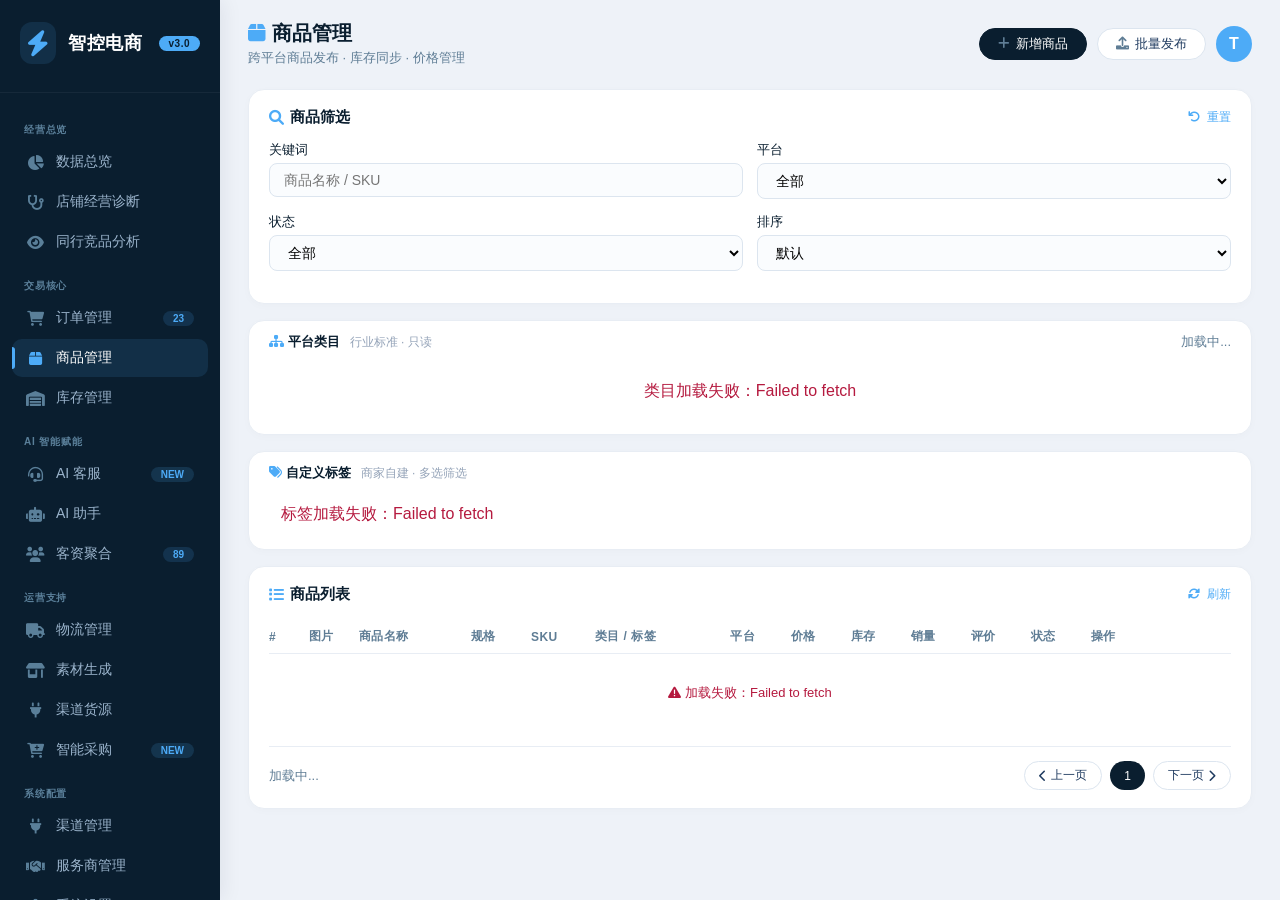
<file: 商品管理.html>
<!DOCTYPE html>
<html lang="zh-CN">
<head>
    <meta charset="UTF-8">
    <meta name="viewport" content="width=device-width, initial-scale=1.0">
    <title>电商运营后台 · 商品管理（含新增/编辑弹窗）</title>
    <link rel="stylesheet" href="https://cdnjs.cloudflare.com/ajax/libs/font-awesome/6.0.0-beta3/css/all.min.css">
    <style>
        * { margin: 0; padding: 0; box-sizing: border-box; }
        body {
            font-family: -apple-system, BlinkMacSystemFont, 'Segoe UI', Roboto, 'PingFang SC', 'Microsoft YaHei', sans-serif;
            background: #eef2f8;
            color: #0a1a2b;
            display: flex;
            min-height: 100vh;
        }
        .sidebar {
            width: 220px;
            background: #0a1e2f;
            color: #b8cfe0;
            display: flex;
            flex-direction: column;
            flex-shrink: 0;
            height: 100vh;
            position: sticky;
            top: 0;
            overflow-y: auto;
            box-shadow: 2px 0 20px rgba(10,30,47,0.08);
            z-index: 100;
            transition: 0.2s;
        }
        .sidebar::-webkit-scrollbar { width: 3px; }
        .sidebar::-webkit-scrollbar-track { background: rgba(255,255,255,0.02); }
        .sidebar::-webkit-scrollbar-thumb { background: rgba(255,255,255,0.15); border-radius: 10px; }
        .sidebar .logo { padding: 22px 20px 28px 20px; border-bottom: 1px solid rgba(255,255,255,0.05); display: flex; align-items: center; gap: 12px; }
        .sidebar .logo i { font-size: 26px; color: #4dabf7; background: rgba(77,171,247,0.12); padding: 8px; border-radius: 12px; }
        .sidebar .logo span { font-size: 18px; font-weight: 700; color: white; letter-spacing: 0.5px; }
        .sidebar .logo .badge { font-size: 10px; background: #4dabf7; color: #0a1e2f; padding: 2px 10px; border-radius: 30px; font-weight: 600; margin-left: auto; }
        .sidebar .nav { flex: 1; padding: 16px 12px 20px; }
        .sidebar .nav .section-label { font-size: 10px; text-transform: uppercase; letter-spacing: 0.08em; color: #5a7f99; padding: 14px 12px 6px 12px; font-weight: 600; margin-top: 4px; }
        .sidebar .nav .section-label:first-of-type { margin-top: 0; }
        .sidebar .nav .item { display: flex; align-items: center; gap: 12px; padding: 10px 14px; border-radius: 10px; color: #9bb4cc; font-size: 14px; font-weight: 500; cursor: pointer; transition: 0.15s; margin-bottom: 2px; position: relative; }
        .sidebar .nav .item i { width: 18px; font-size: 15px; text-align: center; color: #5a7f99; transition: 0.15s; }
        .sidebar .nav .item:hover { background: rgba(255,255,255,0.05); color: #d4e4f0; }
        .sidebar .nav .item:hover i { color: #7aaed9; }
        .sidebar .nav .item.active { background: rgba(77,171,247,0.12); color: white; }
        .sidebar .nav .item.active i { color: #4dabf7; }
        .sidebar .nav .item.active::before { content: ''; position: absolute; left: 0; top: 20%; height: 60%; width: 3px; background: #4dabf7; border-radius: 0 4px 4px 0; }
        .sidebar .nav .item .tag { margin-left: auto; background: rgba(77,171,247,0.15); color: #4dabf7; font-size: 10px; padding: 2px 10px; border-radius: 30px; font-weight: 600; }
        .sidebar .bottom { padding: 16px 20px 20px; border-top: 1px solid rgba(255,255,255,0.05); font-size: 13px; color: #5a7f99; display: flex; align-items: center; gap: 10px; }
        .sidebar .bottom i { font-size: 16px; }

        .main { flex: 1; padding: 20px 28px 40px; max-width: calc(100% - 220px); min-width: 0; }

        .topbar { display: flex; justify-content: space-between; align-items: center; margin-bottom: 22px; flex-wrap: wrap; gap: 12px; }
        .topbar .left h2 { font-size: 20px; font-weight: 600; color: #0a1e2f; }
        .topbar .left p { font-size: 13px; color: #5f7d95; margin-top: 2px; }
        .topbar .right { display: flex; gap: 10px; align-items: center; flex-wrap: wrap; }
        .topbar .right .btn { padding: 6px 18px; border-radius: 30px; border: 1px solid #dce5ef; background: white; font-size: 13px; font-weight: 500; color: #1e3a5f; display: flex; align-items: center; gap: 6px; cursor: pointer; transition: 0.1s; }
        .topbar .right .btn:hover { background: #f5f8fc; }
        .topbar .right .btn-primary { background: #0a1e2f; border-color: #0a1e2f; color: white; }
        .topbar .right .btn-primary:hover { background: #1a3a5a; }
        .topbar .right .btn-primary i { color: rgba(255,255,255,0.7); }
        .topbar .right .btn i { color: #5f7d95; }
        .topbar .right .avatar { width: 36px; height: 36px; border-radius: 50%; background: #4dabf7; color: white; display: flex; align-items: center; justify-content: center; font-size: 16px; font-weight: 600; }

        .page { display: none; animation: fadeIn 0.25s ease; }
        .page.active { display: block; }
        @keyframes fadeIn { from { opacity: 0.6; transform: translateY(6px); } to { opacity: 1; transform: translateY(0); } }

        .card { background: white; border-radius: 16px; padding: 18px 20px; border: 1px solid #e8edf4; box-shadow: 0 2px 8px rgba(10,30,47,0.02); transition: 0.15s; margin-bottom: 16px; }
        .card:hover { border-color: #c8d8e8; }
        .card-header { display: flex; justify-content: space-between; align-items: center; margin-bottom: 14px; }
        .card-header h3 { font-size: 15px; font-weight: 600; color: #0a1e2f; display: flex; align-items: center; gap: 6px; }
        .card-header h3 i { color: #4dabf7; }
        .card-header .action { font-size: 12px; color: #4dabf7; font-weight: 500; cursor: pointer; }
        .card-header .action i { margin-right: 4px; }

        .table-wrap { overflow-x: auto; }
        .table-wrap table { width: 100%; border-collapse: collapse; font-size: 13px; }
        .table-wrap th { text-align: left; padding: 10px 4px 8px 0; font-weight: 600; color: #5f7d95; border-bottom: 1px solid #e8edf4; font-size: 12px; text-transform: uppercase; letter-spacing: 0.04em; }
        .table-wrap td { padding: 10px 4px 10px 0; border-bottom: 1px solid #f0f4f9; color: #0a1e2f; }
        .table-wrap tr:last-child td { border: none; }
        .table-wrap .product-img { width: 40px; height: 40px; background: #e8edf4; border-radius: 8px; display: flex; align-items: center; justify-content: center; color: #7e9cb0; font-size: 18px; overflow: hidden; flex-shrink: 0; }
        .table-wrap .product-img img { width: 100%; height: 100%; object-fit: cover; }

        .filter-block { margin-bottom: 12px; }
        .filter-block:last-child { margin-bottom: 0; }
        .filter-block .filter-title { font-size: 12px; font-weight: 600; color: #5f7d95; margin-bottom: 8px; display: flex; align-items: center; gap: 6px; }
        .filter-block .filter-title i { color: #4dabf7; }

        .category-level { display: flex; flex-wrap: wrap; align-items: center; gap: 6px; margin-bottom: 6px; }
        .category-level .level-label { font-size: 12px; font-weight: 600; color: #5f7d95; margin-right: 4px; min-width: 36px; }
        .category-level .cat-tag { padding: 3px 14px; border-radius: 30px; border: 1px solid #dce5ef; font-size: 12px; cursor: pointer; background: white; color: #5f7d95; transition: 0.15s; white-space: nowrap; }
        .category-level .cat-tag:hover { border-color: #4dabf7; color: #2a7faa; background: #f5f9fe; }
        .category-level .cat-tag.active { background: #0a1e2f; border-color: #0a1e2f; color: white; }
        .category-level .cat-tag .count { font-size: 10px; color: #94a3b8; margin-left: 3px; }
        .category-level .cat-tag.active .count { color: rgba(255,255,255,0.5); }

        .tag-filter-wrap { display: flex; flex-wrap: wrap; gap: 6px; align-items: center; }
        .tag-filter-item { padding: 3px 14px; border-radius: 30px; border: 1px solid #dce5ef; font-size: 12px; cursor: pointer; background: white; color: #5f7d95; transition: 0.15s; white-space: nowrap; display: inline-flex; align-items: center; gap: 4px; }
        .tag-filter-item:hover { border-color: #4dabf7; color: #2a7faa; }
        .tag-filter-item.active { background: #0a1e2f; border-color: #0a1e2f; color: white; }
        .tag-filter-item .color-dot { width: 8px; height: 8px; border-radius: 50%; display: inline-block; }
        .tag-filter-item .tag-count { font-size: 10px; color: #94a3b8; margin-left: 2px; }
        .tag-filter-item.active .tag-count { color: rgba(255,255,255,0.6); }
        .tag-add-btn { padding: 3px 14px; border-radius: 30px; border: 1px dashed #4dabf7; font-size: 12px; cursor: pointer; background: white; color: #4dabf7; transition: 0.15s; white-space: nowrap; }
        .tag-add-btn:hover { background: #f0f7fe; }

        .badge { padding: 3px 12px; border-radius: 30px; font-size: 11px; font-weight: 500; white-space: nowrap; display: inline-block; }
        .badge.taobao { background: #fef0e6; color: #b55a1a; }
        .badge.douyin { background: #e9f0ff; color: #1a5bb5; }
        .badge.pdd { background: #fde8ed; color: #b51a3f; }
        .badge.jd { background: #e6f7ec; color: #0d7c4f; }
        .badge.success { background: #e6f7ec; color: #0d7c4f; }
        .badge.warning { background: #fef0e6; color: #b55a1a; }
        .badge.danger { background: #fde8ed; color: #b51a3f; }
        .badge.info { background: #e9f0ff; color: #1a5bb5; }
        .badge.blue { background: rgba(77,171,247,0.12); color: #2a7faa; }
        .badge.orange { background: #fef0e6; color: #b55a1a; }
        .badge.custom-tag { background: rgba(77,171,247,0.12); color: #2a7faa; font-size: 10px; padding: 2px 8px; border-radius: 4px; margin-right: 3px; display: inline-block; }

        .form-group { margin-bottom: 14px; }
        .form-group label { display: block; font-size: 13px; font-weight: 500; color: #0a1e2f; margin-bottom: 4px; }
        .form-group input, .form-group select, .form-group textarea { width: 100%; padding: 8px 14px; border: 1px solid #dce5ef; border-radius: 8px; font-size: 14px; background: #fafcfe; transition: 0.15s; font-family: inherit; }
        .form-group input:focus, .form-group select:focus, .form-group textarea:focus { outline: none; border-color: #4dabf7; box-shadow: 0 0 0 3px rgba(77,171,247,0.08); }
        .form-group textarea { min-height: 70px; resize: vertical; }
        .form-row { display: grid; grid-template-columns: 1fr 1fr; gap: 14px; }

        .form-group.error input, .form-group.error select, .form-group.error textarea { border-color: #b51a3f; box-shadow: 0 0 0 3px rgba(181,26,63,0.08); background: #fff8f9; }
        .form-group .error-msg { display: none; font-size: 12px; color: #b51a3f; margin-top: 4px; }
        .form-group.error .error-msg { display: block; }

        .cat-picker { display: flex; flex-direction: column; gap: 8px; padding: 10px 12px; background: #fafcfe; border: 1px solid #e8edf4; border-radius: 10px; }
        .cat-picker-level { display: flex; flex-wrap: wrap; align-items: center; gap: 6px; }
        .cat-picker-level .level-label { font-size: 12px; font-weight: 600; color: #5f7d95; min-width: 40px; }
        .cat-picker-level .cat-opt { padding: 3px 12px; border-radius: 30px; border: 1px solid #dce5ef; font-size: 12px; cursor: pointer; background: white; color: #5f7d95; transition: 0.15s; white-space: nowrap; }
        .cat-picker-level .cat-opt:hover { border-color: #4dabf7; color: #2a7faa; }
        .cat-picker-level .cat-opt.active { background: #0a1e2f; border-color: #0a1e2f; color: white; }
        .cat-picker-level.empty { display: none; }

        .tag-picker { display: flex; flex-wrap: wrap; gap: 6px; padding: 10px 12px; background: #fafcfe; border: 1px solid #e8edf4; border-radius: 10px; min-height: 42px; }
        .tag-picker .tag-opt { padding: 3px 12px; border-radius: 30px; border: 1px solid #dce5ef; font-size: 12px; cursor: pointer; background: white; color: #5f7d95; transition: 0.15s; display: inline-flex; align-items: center; gap: 4px; }
        .tag-picker .tag-opt:hover { border-color: #4dabf7; }
        .tag-picker .tag-opt.selected { background: #0a1e2f; border-color: #0a1e2f; color: white; }
        .tag-picker .tag-opt .color-dot { width: 8px; height: 8px; border-radius: 50%; display: inline-block; }
        .tag-picker .tag-add-inline { padding: 3px 12px; border-radius: 30px; border: 1px dashed #4dabf7; font-size: 12px; cursor: pointer; background: white; color: #4dabf7; }
        .tag-picker .tag-add-inline:hover { background: #f0f7fe; }

        .btn-sm { padding: 5px 14px; border-radius: 20px; border: none; font-size: 12px; font-weight: 500; cursor: pointer; transition: 0.1s; display: inline-flex; align-items: center; gap: 4px; }
        .btn-sm.primary { background: #0a1e2f; color: white; }
        .btn-sm.primary:hover { background: #1a3a5a; }
        .btn-sm.outline { background: transparent; border: 1px solid #dce5ef; color: #1e3a5f; }
        .btn-sm.outline:hover { background: #f5f8fc; }
        .btn-sm.blue { background: rgba(77,171,247,0.12); color: #2a7faa; }
        .btn-sm.blue:hover { background: rgba(77,171,247,0.2); }
        .btn-sm.success { background: #e6f7ec; color: #0d7c4f; }
        .btn-sm.success:hover { background: #c8f0d8; }
        .btn-sm.danger { background: #fde8ed; color: #b51a3f; }
        .btn-sm.danger:hover { background: #fcd0d9; }
        .btn-sm:active { transform: scale(0.95); }

        .flex { display: flex; align-items: center; gap: 10px; flex-wrap: wrap; }
        .text-muted { color: #5f7d95; }

        .toast { position: fixed; bottom: 30px; left: 50%; transform: translateX(-50%); background: #0a1e2f; color: white; padding: 12px 28px; border-radius: 40px; font-size: 14px; box-shadow: 0 10px 30px rgba(0,0,0,0.15); display: none; z-index: 9999; white-space: nowrap; }
        .toast.show { display: block; animation: fadeUp 0.3s ease; }
        @keyframes fadeUp { from { opacity: 0; transform: translateX(-50%) translateY(20px); } to { opacity: 1; transform: translateX(-50%) translateY(0); } }
        .toast.success { background: #0d7c4f; }
        .toast.error { background: #b51a3f; }
        .toast i { margin-right: 8px; }

        .modal-overlay { display: none; position: fixed; top: 0; left: 0; right: 0; bottom: 0; background: rgba(0,0,0,0.5); backdrop-filter: blur(4px); z-index: 1000; align-items: center; justify-content: center; }
        .modal-overlay.show { display: flex; }
        .modal-box { background: white; border-radius: 20px; max-width: 860px; width: 95%; max-height: 90vh; display: flex; flex-direction: column; box-shadow: 0 40px 80px rgba(0,0,0,0.3); animation: dialogIn 0.25s ease; }
        @keyframes dialogIn { from { opacity: 0; transform: scale(0.95) translateY(20px); } to { opacity: 1; transform: scale(1) translateY(0); } }
        .modal-header { display: flex; justify-content: space-between; align-items: center; padding: 20px 28px 16px; border-bottom: 1px solid #e8edf4; flex-shrink: 0; }
        .modal-header h3 { font-size: 18px; color: #0a1e2f; display: flex; align-items: center; gap: 10px; }
        .modal-header h3 i { color: #4dabf7; }
        .modal-header .close { font-size: 26px; color: #94a3b8; cursor: pointer; background: none; border: none; padding: 0 8px; line-height: 1; }
        .modal-header .close:hover { color: #0a1e2f; }

        .modal-tabs { display: flex; padding: 0 28px; border-bottom: 1px solid #e8edf4; flex-shrink: 0; gap: 4px; overflow-x: auto; }
        .modal-tabs::-webkit-scrollbar { height: 2px; }
        .modal-tabs::-webkit-scrollbar-thumb { background: #c8d8e8; border-radius: 10px; }
        .modal-tab { padding: 12px 18px; font-size: 13px; font-weight: 500; color: #5f7d95; cursor: pointer; border-bottom: 2px solid transparent; transition: 0.15s; white-space: nowrap; background: none; border-top: none; border-left: none; border-right: none; font-family: inherit; }
        .modal-tab:hover { color: #0a1e2f; }
        .modal-tab.active { color: #0a1e2f; border-bottom-color: #4dabf7; font-weight: 600; }

        .modal-body { flex: 1; overflow-y: auto; padding: 20px 28px; }
        .modal-body::-webkit-scrollbar { width: 4px; }
        .modal-body::-webkit-scrollbar-track { background: #f0f4f9; border-radius: 10px; }
        .modal-body::-webkit-scrollbar-thumb { background: #c8d8e8; border-radius: 10px; }

        .tab-panel { display: none; }
        .tab-panel.active { display: block; animation: fadeIn 0.2s ease; }

        .modal-footer { display: flex; gap: 10px; justify-content: flex-end; padding: 16px 28px 20px; border-top: 1px solid #e8edf4; flex-shrink: 0; flex-wrap: wrap; }

        .media-upload-section { margin-bottom: 18px; }
        .media-upload-section .media-label { display: block; font-size: 13px; font-weight: 500; color: #0a1e2f; margin-bottom: 8px; }
        .media-upload-section .media-label i { color: #4dabf7; margin-right: 4px; }

        .main-upload-area { display: flex; gap: 16px; align-items: flex-start; flex-wrap: wrap; }
        .main-upload-preview { width: 180px; height: 180px; border-radius: 12px; border: 2px dashed #dce5ef; background: #fafcfe; display: flex; flex-direction: column; align-items: center; justify-content: center; color: #94a3b8; position: relative; overflow: hidden; cursor: pointer; transition: 0.15s; flex-shrink: 0; }
        .main-upload-preview:hover { border-color: #4dabf7; background: #f0f7fe; }
        .main-upload-preview.has-image { border-style: solid; border-color: #e8edf4; background: white; }
        .main-upload-preview img { width: 100%; height: 100%; object-fit: cover; }
        .main-upload-preview .placeholder { text-align: center; }
        .main-upload-preview .placeholder i { font-size: 32px; display: block; margin-bottom: 6px; }
        .main-upload-preview .placeholder span { font-size: 12px; }

        .main-upload-actions { display: flex; flex-direction: column; gap: 8px; flex: 1; min-width: 180px; }

        .sub-upload-grid { display: grid; grid-template-columns: repeat(5, 1fr); gap: 10px; }
        .sub-upload-item { aspect-ratio: 1/1; border-radius: 10px; border: 2px dashed #dce5ef; background: #fafcfe; display: flex; flex-direction: column; align-items: center; justify-content: center; color: #94a3b8; cursor: pointer; transition: 0.15s; font-size: 12px; position: relative; overflow: hidden; }
        .sub-upload-item:hover { border-color: #4dabf7; background: #f0f7fe; color: #4dabf7; }
        .sub-upload-item.filled { border-style: solid; border-color: #e8edf4; background: white; }
        .sub-upload-item img { width: 100%; height: 100%; object-fit: cover; }
        .sub-upload-item i { font-size: 22px; margin-bottom: 4px; }
        .sub-upload-item .remove-btn { position: absolute; top: 4px; right: 4px; width: 22px; height: 22px; border-radius: 50%; background: rgba(181,26,63,0.9); color: white; border: none; cursor: pointer; font-size: 10px; display: flex; align-items: center; justify-content: center; opacity: 0; transition: 0.15s; z-index: 2; }
        .sub-upload-item:hover .remove-btn { opacity: 1; }

        .video-upload-area { display: flex; gap: 16px; align-items: flex-start; flex-wrap: wrap; }
        .video-upload-preview { width: 240px; height: 135px; border-radius: 12px; border: 2px dashed #dce5ef; background: #fafcfe; display: flex; flex-direction: column; align-items: center; justify-content: center; color: #94a3b8; position: relative; overflow: hidden; cursor: pointer; transition: 0.15s; flex-shrink: 0; }
        .video-upload-preview:hover { border-color: #4dabf7; background: #f0f7fe; }
        .video-upload-preview.has-video { border-style: solid; border-color: #e8edf4; background: #0a0e14; }
        .video-upload-preview video { width: 100%; height: 100%; object-fit: contain; }
        .video-upload-preview .placeholder i { font-size: 32px; display: block; margin-bottom: 4px; }
        .video-upload-preview .placeholder span { font-size: 12px; }

        .detail-editor-toolbar { display: flex; flex-wrap: wrap; gap: 4px; padding: 6px 10px; background: #fafcfe; border: 1px solid #e8edf4; border-radius: 10px 10px 0 0; border-bottom: none; }
        .detail-editor-toolbar button { padding: 5px 10px; border: 1px solid #dce5ef; border-radius: 6px; background: white; color: #1e3a5f; font-size: 12px; cursor: pointer; display: flex; align-items: center; gap: 3px; transition: 0.15s; }
        .detail-editor-toolbar button:hover { border-color: #4dabf7; color: #2a7faa; background: #f0f7fe; }
        .detail-editor-toolbar .separator { width: 1px; background: #e8edf4; margin: 3px 4px; }
        .detail-editor-toolbar .upload-img-btn { position: relative; overflow: hidden; }
        .detail-editor-toolbar .upload-img-btn input { position: absolute; top: 0; left: 0; right: 0; bottom: 0; opacity: 0; cursor: pointer; }
        .detail-editor { min-height: 200px; max-height: 400px; overflow-y: auto; padding: 12px 16px; border: 1px solid #e8edf4; border-radius: 0 0 10px 10px; background: white; font-size: 14px; line-height: 1.7; color: #0a1e2f; outline: none; }
        .detail-editor:focus { border-color: #4dabf7; box-shadow: 0 0 0 3px rgba(77,171,247,0.08); }
        .detail-editor:empty:before { content: attr(data-placeholder); color: #94a3b8; pointer-events: none; }
        .detail-editor img { width: 100%; height: auto; max-width: 100%; border-radius: 6px; margin: 8px 0; display: block; }

        .inline-upload-btn { position: relative; overflow: hidden; display: inline-flex !important; cursor: pointer; }
        .inline-upload-btn input { position: absolute; top: 0; left: 0; right: 0; bottom: 0; opacity: 0; cursor: pointer; }

        .platform-sync-grid { display: grid; grid-template-columns: 1fr 1fr; gap: 12px; }
        .platform-sync-item { border: 1px solid #e8edf4; border-radius: 12px; padding: 14px 16px; background: #fafcfe; display: flex; align-items: center; gap: 12px; transition: 0.15s; }
        .platform-sync-item:hover { border-color: #c8d8e8; }
        .platform-sync-item .plat-icon { width: 40px; height: 40px; border-radius: 10px; display: flex; align-items: center; justify-content: center; font-size: 18px; color: white; flex-shrink: 0; }
        .platform-sync-item .plat-info { flex: 1; }
        .platform-sync-item .plat-info .plat-name { font-weight: 600; font-size: 14px; color: #0a1e2f; }
        .platform-sync-item .plat-info .plat-status { font-size: 12px; color: #5f7d95; }
        .platform-sync-item .plat-toggle { flex-shrink: 0; }

        .toggle { width: 40px; height: 22px; background: #dce5ef; border-radius: 30px; position: relative; cursor: pointer; transition: 0.2s; flex-shrink: 0; }
        .toggle.active { background: #4dabf7; }
        .toggle .knob { width: 16px; height: 16px; background: white; border-radius: 16px; position: absolute; top: 3px; left: 3px; transition: 0.2s; box-shadow: 0 1px 4px rgba(0,0,0,0.10); }
        .toggle.active .knob { left: 21px; }

        .sku-table { width: 100%; border-collapse: collapse; font-size: 13px; margin-top: 8px; }
        .sku-table th { text-align: left; padding: 8px 6px; font-weight: 600; color: #5f7d95; border-bottom: 1px solid #e8edf4; font-size: 12px; }
        .sku-table td { padding: 6px 6px; border-bottom: 1px solid #f0f4f9; }
        .sku-table input { width: 100%; padding: 6px 10px; border: 1px solid #dce5ef; border-radius: 6px; font-size: 13px; background: #fafcfe; }
        .sku-table input:focus { outline: none; border-color: #4dabf7; }

        .loading-overlay { position: fixed; top: 0; left: 0; right: 0; bottom: 0; background: rgba(255,255,255,0.85); display: none; align-items: center; justify-content: center; z-index: 10000; }
        .loading-overlay.show { display: flex; }
        .loading-overlay .spinner { width: 48px; height: 48px; border-radius: 50%; border: 4px solid #e8edf4; border-top-color: #4dabf7; animation: spin 0.8s linear infinite; }
        @keyframes spin { to { transform: rotate(360deg); } }

        @media (max-width: 1200px) {
            .form-row { grid-template-columns: 1fr; }
            .platform-sync-grid { grid-template-columns: 1fr; }
        }
        @media (max-width: 768px) {
            .sidebar { width: 60px; }
            .sidebar .logo span, .sidebar .logo .badge, .sidebar .nav .item span,
            .sidebar .nav .section-label, .sidebar .bottom span, .sidebar .nav .item .tag { display: none; }
            .sidebar .logo { padding: 16px 12px; justify-content: center; }
            .sidebar .logo i { font-size: 20px; padding: 6px; }
            .sidebar .nav .item { justify-content: center; padding: 12px; }
            .sidebar .nav .item i { font-size: 18px; width: auto; }
            .sidebar .bottom { justify-content: center; }
            .sidebar .bottom i { font-size: 18px; }
            .main { max-width: calc(100% - 60px); padding: 14px; }
            .topbar { flex-direction: column; align-items: flex-start; }
            .modal-box { max-width: 100%; width: 100%; max-height: 100vh; border-radius: 0; }
            .modal-header { padding: 16px 18px 12px; }
            .modal-tabs { padding: 0 18px; }
            .modal-tab { padding: 10px 12px; font-size: 12px; }
            .modal-body { padding: 16px 18px; }
            .modal-footer { padding: 12px 18px 16px; }
            .sub-upload-grid { grid-template-columns: repeat(3, 1fr); }
            .form-row { grid-template-columns: 1fr; }
        }
        @media (max-width: 480px) {
            .sub-upload-grid { grid-template-columns: repeat(2, 1fr); }
        }
    </style>
</head>
<body>

<!-- ===== 左侧导航 ===== -->
<div class="sidebar">
    <div class="logo"><i class="fas fa-bolt"></i><span>智控电商</span><span class="badge">v3.0</span></div>
    <div class="nav">
        <div class="section-label">经营总览</div>
        <div class="item" data-page="page-dashboard"><i class="fas fa-chart-pie"></i><span>数据总览</span></div>
        <div class="item" data-page="page-ai"><i class="fas fa-stethoscope"></i><span>店铺经营诊断</span></div>
        <div class="item" data-page="page-competitor"><i class="fas fa-eye"></i><span>同行竞品分析</span></div>
        <div class="section-label">交易核心</div>
        <div class="item" data-page="page-orders"><i class="fas fa-shopping-cart"></i><span>订单管理</span><span class="tag">23</span></div>
        <div class="item active" data-page="page-products"><i class="fas fa-box"></i><span>商品管理</span></div>
        <div class="item" data-page="page-inventory"><i class="fas fa-warehouse"></i><span>库存管理</span></div>
        <div class="section-label">AI 智能赋能</div>
        <div class="item" data-page="page-ai-service"><i class="fas fa-headset"></i><span>AI 客服</span><span class="tag">NEW</span></div>
        <div class="item" data-page="page-ai-assistant"><i class="fas fa-robot"></i><span>AI 助手</span></div>
        <div class="item" data-page="page-customer"><i class="fas fa-users"></i><span>客资聚合</span><span class="tag">89</span></div>
        <div class="section-label">运营支持</div>
        <div class="item" data-page="page-logistics"><i class="fas fa-truck"></i><span>物流管理</span></div>
        <div class="item" data-page="page-sourcing"><i class="fas fa-store-alt"></i><span>素材生成</span></div>
        <div class="item" data-page="page-channels"><i class="fas fa-plug"></i><span>渠道货源</span></div>
        <div class="item" data-page="page-procurement"><i class="fas fa-cart-plus"></i><span>智能采购</span><span class="tag">NEW</span></div>
        <div class="section-label">系统配置</div>
        <div class="item" data-page="page-channels-config"><i class="fas fa-plug"></i><span>渠道管理</span></div>
        <div class="item" data-page="page-agents"><i class="fas fa-handshake"></i><span>服务商管理</span></div>
        <div class="item" data-page="page-settings"><i class="fas fa-cog"></i><span>系统设置</span></div>
    </div>
    <div class="bottom"><i class="fas fa-shield-alt"></i><span>数据加密 · 安全</span></div>
</div>

<!-- ===== 主内容 ===== -->
<div class="main">
    <div id="page-products" class="page active">
        <div class="topbar">
            <div class="left"><h2><i class="fas fa-box" style="color:#4dabf7;"></i> 商品管理</h2><p>跨平台商品发布 · 库存同步 · 价格管理</p></div>
            <div class="right">
                <span class="btn btn-primary" onclick="openAddModal()"><i class="fas fa-plus"></i> 新增商品</span>
                <span class="btn" onclick="showToast('📤 批量发布功能演示')"><i class="fas fa-upload"></i> 批量发布</span>
                <span class="avatar">T</span>
            </div>
        </div>

        <div class="card">
            <div class="card-header"><h3><i class="fas fa-search"></i> 商品筛选</h3><span class="action" onclick="resetProductFilters()"><i class="fas fa-undo"></i> 重置</span></div>
            <div class="form-row">
                <div class="form-group"><label>关键词</label><input type="text" placeholder="商品名称 / SKU" id="productSearch" onkeyup="filterProducts()"></div>
                <div class="form-group"><label>平台</label><select id="productPlatformFilter" onchange="filterProducts()"><option value="all">全部</option><option>淘宝</option><option>抖音</option><option>拼多多</option><option>京东</option></select></div>
            </div>
            <div class="form-row">
                <div class="form-group"><label>状态</label><select id="productStatusFilter" onchange="filterProducts()"><option value="all">全部</option><option>在售</option><option>下架</option><option>待审核</option></select></div>
                <div class="form-group"><label>排序</label><select id="productSortFilter" onchange="filterProducts()"><option value="default">默认</option><option value="sales_desc">销量从高到低</option><option value="price_desc">价格从高到低</option><option value="price_asc">价格从低到高</option></select></div>
            </div>
        </div>

        <div class="card" style="padding:12px 20px;">
            <div style="display:flex; align-items:center; gap:10px; flex-wrap:wrap; margin-bottom:10px;">
                <span style="font-weight:600; color:#0a1e2f; font-size:13px;"><i class="fas fa-sitemap" style="color:#4dabf7;"></i> 平台类目</span>
                <span style="font-size:12px; color:#94a3b8;">行业标准 · 只读</span>
                <span style="margin-left:auto; font-size:13px; color:#5f7d95;" id="productCount">加载中...</span>
            </div>
            <div id="categoryFilterContainer"><div style="text-align:center; padding:20px; color:#94a3b8;"><i class="fas fa-spinner fa-spin"></i> 加载类目...</div></div>
        </div>

        <div class="card" style="padding:12px 20px;">
            <div style="display:flex; align-items:center; gap:10px; flex-wrap:wrap; margin-bottom:10px;">
                <span style="font-weight:600; color:#0a1e2f; font-size:13px;"><i class="fas fa-tags" style="color:#4dabf7;"></i> 自定义标签</span>
                <span style="font-size:12px; color:#94a3b8;">商家自建 · 多选筛选</span>
            </div>
            <div class="tag-filter-wrap" id="tagFilterContainer"><div style="text-align:center; padding:12px; color:#94a3b8;"><i class="fas fa-spinner fa-spin"></i> 加载标签...</div></div>
        </div>

        <div class="card">
            <div class="card-header">
                <h3><i class="fas fa-list"></i> 商品列表</h3>
                <span class="action" onclick="loadProducts()"><i class="fas fa-sync-alt"></i> 刷新</span>
            </div>
            <div class="table-wrap">
                <table>
                    <thead>
                        <tr>
                            <th style="width:40px;">#</th>
                            <th style="width:50px;">图片</th>
                            <th>商品名称</th>
                            <th>规格</th>
                            <th>SKU</th>
                            <th>类目 / 标签</th>
                            <th>平台</th>
                            <th>价格</th>
                            <th>库存</th>
                            <th>销量</th>
                            <th>评价</th>
                            <th>状态</th>
                            <th style="width:140px;">操作</th>
                        </tr>
                    </thead>
                    <tbody id="productTableBody">
                        <tr><td colspan="13" style="text-align:center; padding:30px; color:#94a3b8;"><i class="fas fa-spinner fa-spin"></i> 加载中...</td></tr>
                    </tbody>
                </table>
            </div>
            <div style="display:flex; justify-content:space-between; align-items:center; margin-top:14px; padding-top:14px; border-top:1px solid #e8edf4; flex-wrap:wrap; gap:10px;">
                <span style="font-size:13px; color:#5f7d95;" id="productCountFooter">加载中...</span>
                <div style="display:flex; gap:8px;">
                    <span class="btn-sm outline"><i class="fas fa-chevron-left"></i> 上一页</span>
                    <span class="btn-sm primary">1</span>
                    <span class="btn-sm outline">下一页 <i class="fas fa-chevron-right"></i></span>
                </div>
            </div>
        </div>
    </div>
</div>

<!-- ============================================================ -->
<!-- 编辑商品弹窗 -->
<!-- ============================================================ -->
<div class="modal-overlay" id="editModal" onclick="if(event.target===this) closeEditModal()">
    <div class="modal-box">
        <div class="modal-header">
            <h3><i class="fas fa-edit"></i> 编辑商品 · <span id="editModalTitle">云山茶叶礼盒</span></h3>
            <button class="close" onclick="closeEditModal()">&times;</button>
        </div>

        <div class="modal-tabs" id="editModalTabs">
            <button class="modal-tab active" data-tab="edit-tab-basic" onclick="switchEditTab('edit-tab-basic')">基础信息</button>
            <button class="modal-tab" data-tab="edit-tab-images" onclick="switchEditTab('edit-tab-images')">图片详情</button>
            <button class="modal-tab" data-tab="edit-tab-price" onclick="switchEditTab('edit-tab-price')">价格库存</button>
            <button class="modal-tab" data-tab="edit-tab-logistics" onclick="switchEditTab('edit-tab-logistics')">物流售后</button>
            <button class="modal-tab" data-tab="edit-tab-platform" onclick="switchEditTab('edit-tab-platform')">多平台同步</button>
        </div>

        <div class="modal-body" id="editModalBody">
            <!-- Tab 1: 基础信息 -->
            <div class="tab-panel active" id="edit-tab-basic">
                <div class="form-row">
                    <div class="form-group" id="editGroupName">
                        <label>商品名称 <span style="color:#b51a3f;">*</span></label>
                        <input type="text" id="editProductName" placeholder="请输入商品名称">
                        <div class="error-msg">请输入商品名称</div>
                    </div>
                    <div class="form-group">
                        <label>商品卖点</label>
                        <input type="text" id="editProductSellPoint" placeholder="简短卖点，用于列表展示">
                    </div>
                </div>
                <div class="form-row">
                    <div class="form-group" id="editGroupSpec">
                        <label>商品规格 <span style="color:#b51a3f;">*</span></label>
                        <input type="text" id="editProductSpec" placeholder="如：500g×2 / 350ml">
                        <div class="error-msg">请输入商品规格</div>
                    </div>
                    <div class="form-group" id="editGroupSku">
                        <label>SKU 编码 <span style="color:#b51a3f;">*</span></label>
                        <input type="text" id="editProductSku" placeholder="如：YS-2026-001">
                        <div class="error-msg">请输入SKU编码</div>
                    </div>
                </div>
                <div class="form-group">
                    <label><i class="fas fa-sitemap" style="color:#4dabf7;"></i> 平台类目（三级）</label>
                    <div class="cat-picker" id="editCatPicker"></div>
                </div>
                <div class="form-group">
                    <label><i class="fas fa-tags" style="color:#4dabf7;"></i> 自定义标签（多选）</label>
                    <div class="tag-picker" id="editTagPicker"></div>
                </div>
                <div class="form-group">
                    <label>商品状态</label>
                    <select id="editProductStatus">
                        <option value="在售">在售</option>
                        <option value="下架">下架</option>
                        <option value="待审核">待审核</option>
                    </select>
                </div>
                <div class="form-group">
                    <label>商品简介</label>
                    <textarea id="editProductDesc" placeholder="简短描述商品特点"></textarea>
                </div>
            </div>

            <!-- Tab 2: 图片详情 -->
            <div class="tab-panel" id="edit-tab-images">
                <div class="media-upload-section">
                    <label class="media-label"><i class="fas fa-star"></i> 商品主图（1 张）</label>
                    <div class="main-upload-area">
                        <div class="main-upload-preview" id="editMainPreview" onclick="document.getElementById('editMainInput').click()">
                            <div class="placeholder"><i class="fas fa-image"></i><span>点击上传主图</span></div>
                        </div>
                        <div class="main-upload-actions">
                            <button class="btn-sm primary inline-upload-btn" style="width:fit-content;">
                                <i class="fas fa-upload"></i> <span id="editMainBtnText">上传主图</span>
                                <input type="file" id="editMainInput" accept="image/*" onchange="handleEditMainUpload(event)">
                            </button>
                            <button class="btn-sm danger" id="editMainDeleteBtn" onclick="deleteEditMainImage()" disabled>
                                <i class="fas fa-trash"></i> 删除主图
                            </button>
                            <p style="font-size:12px; color:#94a3b8; margin-top:4px;"><i class="fas fa-info-circle"></i> 支持 JPG、PNG、WEBP，单张不超过 2MB</p>
                        </div>
                    </div>
                </div>
                <div class="media-upload-section">
                    <label class="media-label"><i class="fas fa-images"></i> 商品副图（最多 5 张）</label>
                    <div class="sub-upload-grid" id="editSubGrid"></div>
                    <input type="file" id="editSubInput" accept="image/*" style="display:none;" onchange="handleEditSubUpload(event)">
                </div>
                <div class="media-upload-section">
                    <label class="media-label"><i class="fas fa-video"></i> 商品视频（1 个）</label>
                    <div class="video-upload-area">
                        <div class="video-upload-preview" id="editVideoPreview" onclick="document.getElementById('editVideoInput').click()">
                            <div class="placeholder"><i class="fas fa-video"></i><span>点击上传视频</span></div>
                        </div>
                        <div class="main-upload-actions">
                            <button class="btn-sm primary inline-upload-btn" style="width:fit-content;">
                                <i class="fas fa-upload"></i> <span id="editVideoBtnText">上传视频</span>
                                <input type="file" id="editVideoInput" accept="video/mp4,video/webm" onchange="handleEditVideoUpload(event)">
                            </button>
                            <button class="btn-sm danger" id="editVideoDeleteBtn" onclick="deleteEditVideo()" disabled>
                                <i class="fas fa-trash"></i> 删除视频
                            </button>
                            <p style="font-size:12px; color:#94a3b8; margin-top:4px;"><i class="fas fa-info-circle"></i> 支持 MP4、WEBM，单个不超过 50MB</p>
                        </div>
                    </div>
                </div>
                <div class="media-upload-section">
                    <label class="media-label"><i class="fas fa-align-left"></i> 图文详情（支持粘贴图片）</label>
                    <div class="detail-editor-toolbar">
                        <button type="button" onclick="execEditCmd('bold')"><i class="fas fa-bold"></i></button>
                        <button type="button" onclick="execEditCmd('italic')"><i class="fas fa-italic"></i></button>
                        <button type="button" onclick="execEditCmd('underline')"><i class="fas fa-underline"></i></button>
                        <span class="separator"></span>
                        <button type="button" onclick="execEditCmd('formatBlock', '<h2>')">H2</button>
                        <button type="button" onclick="execEditCmd('formatBlock', '<h3>')">H3</button>
                        <button type="button" onclick="execEditCmd('formatBlock', '<p>')">正文</button>
                        <span class="separator"></span>
                        <button type="button" onclick="execEditCmd('insertUnorderedList')"><i class="fas fa-list-ul"></i></button>
                        <button type="button" onclick="execEditCmd('insertOrderedList')"><i class="fas fa-list-ol"></i></button>
                        <span class="separator"></span>
                        <button type="button" onclick="execEditCmd('createLink', prompt('请输入链接地址：', 'https://'))"><i class="fas fa-link"></i></button>
                        <button type="button" class="upload-img-btn" title="插入图片"><i class="fas fa-image"></i> 插入图片<input type="file" accept="image/*" onchange="handleEditDetailImageUpload(event)"></button>
                        <span class="separator"></span>
                        <button type="button" onclick="execEditCmd('removeFormat')"><i class="fas fa-eraser"></i></button>
                    </div>
                    <div class="detail-editor" id="editDetailEditor" contenteditable="true" data-placeholder="在这里输入商品图文详情，可以直接粘贴图片（Ctrl+V）..."></div>
                </div>
            </div>

            <!-- Tab 3: 价格库存 -->
            <div class="tab-panel" id="edit-tab-price">
                <div class="form-row">
                    <div class="form-group" id="editGroupPrice">
                        <label>一口价（元）<span style="color:#b51a3f;">*</span></label>
                        <input type="number" id="editProductPrice" value="0" step="0.01" min="0">
                        <div class="error-msg">请输入有效的价格（大于0）</div>
                    </div>
                    <div class="form-group" id="editGroupStock">
                        <label>总库存（件）<span style="color:#b51a3f;">*</span></label>
                        <input type="number" id="editProductStock" value="0" min="0">
                        <div class="error-msg">请输入有效的库存（≥0）</div>
                    </div>
                </div>
                <div class="form-row">
                    <div class="form-group">
                        <label>促销价（元）</label>
                        <input type="number" id="editProductPromoPrice" value="" step="0.01" min="0" placeholder="留空则不设促销">
                    </div>
                    <div class="form-group">
                        <label>库存预警线</label>
                        <input type="number" id="editProductSafetyStock" value="50" min="0">
                    </div>
                </div>
                <div class="form-row">
                    <div class="form-group">
                        <label>每人限购（件）</label>
                        <input type="number" id="editProductLimit" value="0" min="0" placeholder="0 表示不限购">
                    </div>
                    <div class="form-group">
                        <label>发货时效</label>
                        <select id="editProductDeliveryTime">
                            <option value="24小时">24小时内发货</option>
                            <option value="48小时" selected>48小时内发货</option>
                            <option value="72小时">72小时内发货</option>
                        </select>
                    </div>
                </div>
                <div class="form-group">
                    <label><i class="fas fa-cubes" style="color:#4dabf7;"></i> SKU 多规格管理</label>
                    <div style="display:flex; gap:8px; margin-bottom:8px;">
                        <span class="btn-sm blue" onclick="addEditSkuRow()"><i class="fas fa-plus"></i> 添加规格</span>
                        <span class="btn-sm outline" onclick="showToast('🔄 已重置SKU')"><i class="fas fa-undo"></i> 重置</span>
                    </div>
                    <table class="sku-table" id="editSkuTable">
                        <thead><tr><th style="width:30%;">规格</th><th style="width:25%;">价格（元）</th><th style="width:25%;">库存（件）</th><th style="width:20%;">操作</th></tr></thead>
                        <tbody>
                            <tr>
                                <td><input type="text" placeholder="规格名"></td>
                                <td><input type="number" value="0" step="0.01"></td>
                                <td><input type="number" value="0"></td>
                                <td><span class="btn-sm danger" onclick="removeEditSkuRow(this)"><i class="fas fa-trash"></i></span></td>
                            </tr>
                        </tbody>
                    </table>
                </div>
            </div>

            <!-- Tab 4: 物流售后（补齐版） -->
            <div class="tab-panel" id="edit-tab-logistics">
                <div class="form-row">
                    <div class="form-group">
                        <label>运费模板</label>
                        <select id="editFreightTemplate">
                            <option value="默认模板">默认模板（全国包邮）</option>
                            <option value="偏远地区加价">偏远地区加价模板</option>
                            <option value="按重量计费">按重量计费模板</option>
                            <option value="自定义">自定义运费</option>
                        </select>
                    </div>
                    <div class="form-group">
                        <label>发货地</label>
                        <input type="text" id="editShipFrom" placeholder="如：浙江省杭州市">
                    </div>
                </div>
                <div class="form-row">
                    <div class="form-group">
                        <label>物流公司</label>
                        <select id="editLogisticsCompany">
                            <option value="顺丰">顺丰速运</option>
                            <option value="中通" selected>中通快递</option>
                            <option value="圆通">圆通速递</option>
                            <option value="德邦">德邦物流</option>
                        </select>
                    </div>
                    <div class="form-group">
                        <label>运费（元）</label>
                        <input type="number" id="editFreightPrice" value="0" step="0.01" min="0" placeholder="0 表示包邮">
                    </div>
                </div>
                <div class="form-group">
                    <label><i class="fas fa-shield-alt" style="color:#0d7c4f;"></i> 售后保障</label>
                    <div style="display:flex; flex-direction:column; gap:8px; margin-top:4px;">
                        <label style="display:flex; align-items:center; gap:8px; font-weight:400; font-size:14px; cursor:pointer;">
                            <input type="checkbox" checked style="width:16px; height:16px; accent-color:#4dabf7;"> 七天无理由退换
                        </label>
                        <label style="display:flex; align-items:center; gap:8px; font-weight:400; font-size:14px; cursor:pointer;">
                            <input type="checkbox" checked style="width:16px; height:16px; accent-color:#4dabf7;"> 运费险
                        </label>
                        <label style="display:flex; align-items:center; gap:8px; font-weight:400; font-size:14px; cursor:pointer;">
                            <input type="checkbox" style="width:16px; height:16px; accent-color:#4dabf7;"> 假一赔十
                        </label>
                        <label style="display:flex; align-items:center; gap:8px; font-weight:400; font-size:14px; cursor:pointer;">
                            <input type="checkbox" checked style="width:16px; height:16px; accent-color:#4dabf7;"> 极速退款
                        </label>
                    </div>
                </div>
                <div class="form-group">
                    <label>售后说明</label>
                    <textarea id="editAfterSaleDesc" placeholder="补充售后说明" style="min-height:60px;">支持7天无理由退换，质量问题包退换运费。生鲜类商品不支持无理由退换。</textarea>
                </div>
            </div>

            <!-- Tab 5: 多平台同步（补齐版） -->
            <div class="tab-panel" id="edit-tab-platform">
                <div style="background:#f0f7fe; border-radius:10px; padding:12px 16px; margin-bottom:16px; font-size:13px; color:#475569;">
                    <i class="fas fa-info-circle" style="color:#4dabf7;"></i> 开启同步后，商品信息将自动同步到对应平台。各平台可独立设置价格和库存。
                </div>
                <div class="platform-sync-grid" id="editPlatformSyncGrid">
                    <div class="platform-sync-item">
                        <div class="plat-icon" style="background:#b55a1a;"><i class="fab fa-taobao"></i></div>
                        <div class="plat-info"><div class="plat-name">淘宝</div><div class="plat-status">已同步 · 最后同步 14:32</div></div>
                        <div class="plat-toggle"><div class="toggle active" onclick="togglePlatformSync(this)"><div class="knob"></div></div></div>
                    </div>
                    <div class="platform-sync-item">
                        <div class="plat-icon" style="background:#1a5bb5;"><i class="fab fa-tiktok"></i></div>
                        <div class="plat-info"><div class="plat-name">抖音</div><div class="plat-status">已同步 · 最后同步 14:40</div></div>
                        <div class="plat-toggle"><div class="toggle active" onclick="togglePlatformSync(this)"><div class="knob"></div></div></div>
                    </div>
                    <div class="platform-sync-item">
                        <div class="plat-icon" style="background:#b51a3f;"><i class="fas fa-store"></i></div>
                        <div class="plat-info"><div class="plat-name">拼多多</div><div class="plat-status">待同步 · 有修改未同步</div></div>
                        <div class="plat-toggle"><div class="toggle" onclick="togglePlatformSync(this)"><div class="knob"></div></div></div>
                    </div>
                    <div class="platform-sync-item">
                        <div class="plat-icon" style="background:#0d7c4f;"><i class="fas fa-box"></i></div>
                        <div class="plat-info"><div class="plat-name">京东</div><div class="plat-status">已同步 · 最后同步 14:38</div></div>
                        <div class="plat-toggle"><div class="toggle active" onclick="togglePlatformSync(this)"><div class="knob"></div></div></div>
                    </div>
                </div>
                <div style="margin-top:16px;">
                    <div class="form-group">
                        <label>平台差异化设置</label>
                        <div style="font-size:13px; color:#5f7d95; margin-bottom:8px;">可为不同平台设置独立价格和库存</div>
                        <table class="sku-table">
                            <thead><tr><th>平台</th><th>价格（元）</th><th>库存（件）</th><th>状态</th></tr></thead>
                            <tbody>
                                <tr><td><span class="badge taobao">淘宝</span></td><td><input type="number" value="128" step="0.01" style="width:90px;"></td><td><input type="number" value="234" style="width:90px;"></td><td><span class="badge success">已同步</span></td></tr>
                                <tr><td><span class="badge douyin">抖音</span></td><td><input type="number" value="128" step="0.01" style="width:90px;"></td><td><input type="number" value="200" style="width:90px;"></td><td><span class="badge success">已同步</span></td></tr>
                                <tr><td><span class="badge pdd">拼多多</span></td><td><input type="number" value="118" step="0.01" style="width:90px;"></td><td><input type="number" value="150" style="width:90px;"></td><td><span class="badge warning">待同步</span></td></tr>
                                <tr><td><span class="badge jd">京东</span></td><td><input type="number" value="128" step="0.01" style="width:90px;"></td><td><input type="number" value="100" style="width:90px;"></td><td><span class="badge success">已同步</span></td></tr>
                            </tbody>
                        </table>
                    </div>
                </div>
                <div style="margin-top:12px; display:flex; gap:10px;">
                    <span class="btn-sm primary" onclick="showToast('🔄 正在同步到所有已开启平台...')"><i class="fas fa-sync-alt"></i> 立即同步全部</span>
                    <span class="btn-sm outline" onclick="showToast('📊 查看同步日志...')"><i class="fas fa-history"></i> 同步日志</span>
                </div>
            </div>
        </div>

        <div class="modal-footer">
            <span class="btn-sm outline" onclick="closeEditModal()">取消</span>
            <span class="btn-sm outline" onclick="saveEditDraft()"><i class="fas fa-save"></i> 保存草稿</span>
            <span class="btn-sm primary" onclick="saveEditAndPublish()"><i class="fas fa-check"></i> 保存并发布</span>
        </div>
    </div>
</div>

<!-- ============================================================ -->
<!-- 新增商品弹窗 -->
<!-- ============================================================ -->
<div class="modal-overlay" id="addModal" onclick="if(event.target===this) closeAddModal()">
    <div class="modal-box">
        <div class="modal-header">
            <h3><i class="fas fa-plus-circle"></i> 新增商品</h3>
            <button class="close" onclick="closeAddModal()">&times;</button>
        </div>
        <div class="modal-tabs" id="addModalTabs">
            <button class="modal-tab active" data-tab="add-tab-basic" onclick="switchAddTab('add-tab-basic')">基础信息</button>
            <button class="modal-tab" data-tab="add-tab-images" onclick="switchAddTab('add-tab-images')">图片详情</button>
            <button class="modal-tab" data-tab="add-tab-price" onclick="switchAddTab('add-tab-price')">价格库存</button>
            <button class="modal-tab" data-tab="add-tab-logistics" onclick="switchAddTab('add-tab-logistics')">物流售后</button>
            <button class="modal-tab" data-tab="add-tab-platform" onclick="switchAddTab('add-tab-platform')">多平台同步</button>
        </div>
        <div class="modal-body" id="addModalBody">
            <div class="tab-panel active" id="add-tab-basic">
                <div class="form-row">
                    <div class="form-group" id="addGroupName">
                        <label>商品名称 <span style="color:#b51a3f;">*</span></label>
                        <input type="text" id="addProductName" placeholder="请输入商品名称">
                        <div class="error-msg">请输入商品名称</div>
                    </div>
                    <div class="form-group">
                        <label>商品卖点</label>
                        <input type="text" id="addProductSellPoint" placeholder="简短卖点">
                    </div>
                </div>
                <div class="form-row">
                    <div class="form-group" id="addGroupSpec">
                        <label>商品规格 <span style="color:#b51a3f;">*</span></label>
                        <input type="text" id="addProductSpec" placeholder="如：500g×2 / 350ml">
                        <div class="error-msg">请输入商品规格</div>
                    </div>
                    <div class="form-group" id="addGroupSku">
                        <label>SKU 编码 <span style="color:#b51a3f;">*</span></label>
                        <input type="text" id="addProductSku" placeholder="如：YS-2026-009">
                        <div class="error-msg">请输入SKU编码</div>
                    </div>
                </div>
                <div class="form-group">
                    <label><i class="fas fa-sitemap" style="color:#4dabf7;"></i> 平台类目（三级）</label>
                    <div class="cat-picker" id="addCatPicker"></div>
                </div>
                <div class="form-group">
                    <label><i class="fas fa-tags" style="color:#4dabf7;"></i> 自定义标签（多选）</label>
                    <div class="tag-picker" id="addTagPicker"></div>
                </div>
                <div class="form-group">
                    <label>商品状态</label>
                    <select id="addProductStatus">
                        <option value="在售">在售</option>
                        <option value="下架">下架</option>
                        <option value="待审核">待审核</option>
                    </select>
                </div>
                <div class="form-group">
                    <label>商品简介</label>
                    <textarea id="addProductDesc" placeholder="简短描述商品特点"></textarea>
                </div>
            </div>
            <div class="tab-panel" id="add-tab-images">
                <div class="media-upload-section">
                    <label class="media-label"><i class="fas fa-star"></i> 商品主图（1 张）</label>
                    <div class="main-upload-area">
                        <div class="main-upload-preview" id="addMainPreview" onclick="document.getElementById('addMainInput').click()">
                            <div class="placeholder"><i class="fas fa-image"></i><span>点击上传主图</span></div>
                        </div>
                        <div class="main-upload-actions">
                            <button class="btn-sm primary inline-upload-btn" style="width:fit-content;">
                                <i class="fas fa-upload"></i> <span id="addMainBtnText">上传主图</span>
                                <input type="file" id="addMainInput" accept="image/*" onchange="handleAddMainUpload(event)">
                            </button>
                            <button class="btn-sm danger" id="addMainDeleteBtn" onclick="deleteAddMainImage()" disabled>
                                <i class="fas fa-trash"></i> 删除主图
                            </button>
                        </div>
                    </div>
                </div>
                <div class="media-upload-section">
                    <label class="media-label"><i class="fas fa-images"></i> 商品副图（最多 5 张）</label>
                    <div class="sub-upload-grid" id="addSubGrid"></div>
                    <input type="file" id="addSubInput" accept="image/*" style="display:none;" onchange="handleAddSubUpload(event)">
                </div>
                <div class="media-upload-section">
                    <label class="media-label"><i class="fas fa-video"></i> 商品视频（1 个）</label>
                    <div class="video-upload-area">
                        <div class="video-upload-preview" id="addVideoPreview" onclick="document.getElementById('addVideoInput').click()">
                            <div class="placeholder"><i class="fas fa-video"></i><span>点击上传视频</span></div>
                        </div>
                        <div class="main-upload-actions">
                            <button class="btn-sm primary inline-upload-btn" style="width:fit-content;">
                                <i class="fas fa-upload"></i> <span id="addVideoBtnText">上传视频</span>
                                <input type="file" id="addVideoInput" accept="video/mp4,video/webm" onchange="handleAddVideoUpload(event)">
                            </button>
                            <button class="btn-sm danger" id="addVideoDeleteBtn" onclick="deleteAddVideo()" disabled>
                                <i class="fas fa-trash"></i> 删除视频
                            </button>
                        </div>
                    </div>
                </div>
                <div class="media-upload-section">
                    <label class="media-label"><i class="fas fa-align-left"></i> 图文详情</label>
                    <div class="detail-editor-toolbar">
                        <button type="button" onclick="execAddCmd('bold')"><i class="fas fa-bold"></i></button>
                        <button type="button" onclick="execAddCmd('italic')"><i class="fas fa-italic"></i></button>
                        <button type="button" onclick="execAddCmd('underline')"><i class="fas fa-underline"></i></button>
                        <span class="separator"></span>
                        <button type="button" onclick="execAddCmd('formatBlock', '<h2>')">H2</button>
                        <button type="button" onclick="execAddCmd('formatBlock', '<h3>')">H3</button>
                        <button type="button" onclick="execAddCmd('formatBlock', '<p>')">正文</button>
                        <span class="separator"></span>
                        <button type="button" onclick="execAddCmd('insertUnorderedList')"><i class="fas fa-list-ul"></i></button>
                        <button type="button" onclick="execAddCmd('insertOrderedList')"><i class="fas fa-list-ol"></i></button>
                        <span class="separator"></span>
                        <button type="button" onclick="execAddCmd('createLink', prompt('请输入链接地址：', 'https://'))"><i class="fas fa-link"></i></button>
                        <button type="button" class="upload-img-btn"><i class="fas fa-image"></i> 插入图片<input type="file" accept="image/*" onchange="handleAddDetailImageUpload(event)"></button>
                        <span class="separator"></span>
                        <button type="button" onclick="execAddCmd('removeFormat')"><i class="fas fa-eraser"></i></button>
                    </div>
                    <div class="detail-editor" id="addDetailEditor" contenteditable="true" data-placeholder="在这里输入商品图文详情..."></div>
                </div>
            </div>
            <div class="tab-panel" id="add-tab-price">
                <div class="form-row">
                    <div class="form-group" id="addGroupPrice">
                        <label>一口价（元）<span style="color:#b51a3f;">*</span></label>
                        <input type="number" id="addProductPrice" value="" step="0.01" min="0" placeholder="请输入价格">
                        <div class="error-msg">请输入有效的价格（大于0）</div>
                    </div>
                    <div class="form-group" id="addGroupStock">
                        <label>总库存（件）<span style="color:#b51a3f;">*</span></label>
                        <input type="number" id="addProductStock" value="" min="0" placeholder="请输入库存">
                        <div class="error-msg">请输入有效的库存（≥0）</div>
                    </div>
                </div>
                <div class="form-row">
                    <div class="form-group">
                        <label>促销价（元）</label>
                        <input type="number" id="addProductPromoPrice" value="" step="0.01" min="0">
                    </div>
                    <div class="form-group">
                        <label>库存预警线</label>
                        <input type="number" id="addProductSafetyStock" value="50" min="0">
                    </div>
                </div>
                <div class="form-row">
                    <div class="form-group">
                        <label>每人限购（件）</label>
                        <input type="number" id="addProductLimit" value="0" min="0" placeholder="0 表示不限购">
                    </div>
                    <div class="form-group">
                        <label>发货时效</label>
                        <select id="addProductDeliveryTime">
                            <option value="24小时">24小时内发货</option>
                            <option value="48小时" selected>48小时内发货</option>
                            <option value="72小时">72小时内发货</option>
                        </select>
                    </div>
                </div>
                <div class="form-group">
                    <label><i class="fas fa-cubes" style="color:#4dabf7;"></i> SKU 多规格管理</label>
                    <div style="display:flex; gap:8px; margin-bottom:8px;">
                        <span class="btn-sm blue" onclick="addAddSkuRow()"><i class="fas fa-plus"></i> 添加规格</span>
                        <span class="btn-sm outline" onclick="showToast('🔄 已重置SKU')"><i class="fas fa-undo"></i> 重置</span>
                    </div>
                    <table class="sku-table" id="addSkuTable">
                        <thead><tr><th style="width:30%;">规格</th><th style="width:25%;">价格（元）</th><th style="width:25%;">库存（件）</th><th style="width:20%;">操作</th></tr></thead>
                        <tbody>
                            <tr>
                                <td><input type="text" placeholder="规格名"></td>
                                <td><input type="number" value="0" step="0.01"></td>
                                <td><input type="number" value="0"></td>
                                <td><span class="btn-sm danger" onclick="removeAddSkuRow(this)"><i class="fas fa-trash"></i></span></td>
                            </tr>
                        </tbody>
                    </table>
                </div>
            </div>
            <div class="tab-panel" id="add-tab-logistics">
                <div class="form-row">
                    <div class="form-group">
                        <label>运费模板</label>
                        <select id="addFreightTemplate">
                            <option value="默认模板">默认模板（全国包邮）</option>
                            <option value="偏远地区加价">偏远地区加价模板</option>
                            <option value="按重量计费">按重量计费模板</option>
                            <option value="自定义">自定义运费</option>
                        </select>
                    </div>
                    <div class="form-group">
                        <label>发货地</label>
                        <input type="text" id="addShipFrom" placeholder="如：浙江省杭州市">
                    </div>
                </div>
                <div class="form-row">
                    <div class="form-group">
                        <label>物流公司</label>
                        <select id="addLogisticsCompany">
                            <option value="顺丰">顺丰速运</option>
                            <option value="中通" selected>中通快递</option>
                            <option value="圆通">圆通速递</option>
                            <option value="德邦">德邦物流</option>
                        </select>
                    </div>
                    <div class="form-group">
                        <label>运费（元）</label>
                        <input type="number" id="addFreightPrice" value="0" step="0.01" min="0" placeholder="0 表示包邮">
                    </div>
                </div>
                <div class="form-group">
                    <label><i class="fas fa-shield-alt" style="color:#0d7c4f;"></i> 售后保障</label>
                    <div style="display:flex; flex-direction:column; gap:8px; margin-top:4px;">
                        <label style="display:flex; align-items:center; gap:8px; font-weight:400; font-size:14px; cursor:pointer;">
                            <input type="checkbox" checked style="width:16px; height:16px; accent-color:#4dabf7;"> 七天无理由退换
                        </label>
                        <label style="display:flex; align-items:center; gap:8px; font-weight:400; font-size:14px; cursor:pointer;">
                            <input type="checkbox" checked style="width:16px; height:16px; accent-color:#4dabf7;"> 运费险
                        </label>
                        <label style="display:flex; align-items:center; gap:8px; font-weight:400; font-size:14px; cursor:pointer;">
                            <input type="checkbox" style="width:16px; height:16px; accent-color:#4dabf7;"> 假一赔十
                        </label>
                        <label style="display:flex; align-items:center; gap:8px; font-weight:400; font-size:14px; cursor:pointer;">
                            <input type="checkbox" checked style="width:16px; height:16px; accent-color:#4dabf7;"> 极速退款
                        </label>
                    </div>
                </div>
                <div class="form-group">
                    <label>售后说明</label>
                    <textarea id="addAfterSaleDesc" placeholder="补充售后说明" style="min-height:60px;"></textarea>
                </div>
            </div>
            <div class="tab-panel" id="add-tab-platform">
                <div style="background:#f0f7fe; border-radius:10px; padding:12px 16px; margin-bottom:16px; font-size:13px; color:#475569;">
                    <i class="fas fa-info-circle" style="color:#4dabf7;"></i> 开启同步后，商品信息将自动同步到对应平台。各平台可独立设置价格和库存。
                </div>
                <div class="platform-sync-grid" id="addPlatformSyncGrid">
                    <div class="platform-sync-item">
                        <div class="plat-icon" style="background:#b55a1a;"><i class="fab fa-taobao"></i></div>
                        <div class="plat-info"><div class="plat-name">淘宝</div><div class="plat-status">未同步 · 将创建新商品</div></div>
                        <div class="plat-toggle"><div class="toggle active" onclick="togglePlatformSync(this)"><div class="knob"></div></div></div>
                    </div>
                    <div class="platform-sync-item">
                        <div class="plat-icon" style="background:#1a5bb5;"><i class="fab fa-tiktok"></i></div>
                        <div class="plat-info"><div class="plat-name">抖音</div><div class="plat-status">未同步 · 将创建新商品</div></div>
                        <div class="plat-toggle"><div class="toggle active" onclick="togglePlatformSync(this)"><div class="knob"></div></div></div>
                    </div>
                    <div class="platform-sync-item">
                        <div class="plat-icon" style="background:#b51a3f;"><i class="fas fa-store"></i></div>
                        <div class="plat-info"><div class="plat-name">拼多多</div><div class="plat-status">未同步 · 将创建新商品</div></div>
                        <div class="plat-toggle"><div class="toggle" onclick="togglePlatformSync(this)"><div class="knob"></div></div></div>
                    </div>
                    <div class="platform-sync-item">
                        <div class="plat-icon" style="background:#0d7c4f;"><i class="fas fa-box"></i></div>
                        <div class="plat-info"><div class="plat-name">京东</div><div class="plat-status">未同步 · 将创建新商品</div></div>
                        <div class="plat-toggle"><div class="toggle active" onclick="togglePlatformSync(this)"><div class="knob"></div></div></div>
                    </div>
                </div>
                <div style="margin-top:16px;">
                    <div class="form-group">
                        <label>平台差异化设置</label>
                        <div style="font-size:13px; color:#5f7d95; margin-bottom:8px;">可为不同平台设置独立价格和库存</div>
                        <table class="sku-table">
                            <thead><tr><th>平台</th><th>价格（元）</th><th>库存（件）</th><th>状态</th></tr></thead>
                            <tbody>
                                <tr><td><span class="badge taobao">淘宝</span></td><td><input type="number" value="0" step="0.01" style="width:90px;"></td><td><input type="number" value="0" style="width:90px;"></td><td><span class="badge warning">待创建</span></td></tr>
                                <tr><td><span class="badge douyin">抖音</span></td><td><input type="number" value="0" step="0.01" style="width:90px;"></td><td><input type="number" value="0" style="width:90px;"></td><td><span class="badge warning">待创建</span></td></tr>
                                <tr><td><span class="badge pdd">拼多多</span></td><td><input type="number" value="0" step="0.01" style="width:90px;"></td><td><input type="number" value="0" style="width:90px;"></td><td><span class="badge warning">待创建</span></td></tr>
                                <tr><td><span class="badge jd">京东</span></td><td><input type="number" value="0" step="0.01" style="width:90px;"></td><td><input type="number" value="0" style="width:90px;"></td><td><span class="badge warning">待创建</span></td></tr>
                            </tbody>
                        </table>
                    </div>
                </div>
                <div style="margin-top:12px; display:flex; gap:10px;">
                    <span class="btn-sm primary" onclick="showToast('🔄 正在同步到所有已开启平台...')"><i class="fas fa-sync-alt"></i> 立即同步全部</span>
                    <span class="btn-sm outline" onclick="showToast('📊 查看同步日志...')"><i class="fas fa-history"></i> 同步日志</span>
                </div>
            </div>
        </div>
        <div class="modal-footer">
            <span class="btn-sm outline" onclick="closeAddModal()">取消</span>
            <span class="btn-sm outline" onclick="saveAddDraft()"><i class="fas fa-save"></i> 保存草稿</span>
            <span class="btn-sm primary" onclick="saveAddAndPublish()"><i class="fas fa-check"></i> 保存并发布</span>
        </div>
    </div>
</div>

<div class="loading-overlay" id="loadingOverlay"><div class="spinner"></div></div>
<div id="toast" class="toast"></div>

<script>
    const BACKEND_URL = 'https://ai-ecommerce-backend-production-0776.up.railway.app';
    const MAX_SUB_IMAGES = 5;

    let allProducts = [];
    let allTags = [];
    let categoryTree = [];
    let categoryMap = {};

    let currentEditProduct = null;
    let editSelectedCategoryPath = [];
    let editSelectedTags = [];
    let addSelectedCategoryPath = [];
    let addSelectedTags = [];

    function showToast(msg, type = '') {
        var toast = document.getElementById('toast');
        toast.className = 'toast ' + type;
        toast.innerHTML = msg;
        toast.classList.add('show');
        clearTimeout(toast._timer);
        toast._timer = setTimeout(function() { toast.classList.remove('show'); }, 2500);
    }
    function showLoading(show) { document.getElementById('loadingOverlay').classList.toggle('show', show); }

    document.querySelectorAll('.sidebar .item').forEach(function(item) {
        item.addEventListener('click', function() {
            document.querySelectorAll('.sidebar .item').forEach(function(i) { i.classList.remove('active'); });
            this.classList.add('active');
            var pageId = this.dataset.page;
            if (pageId !== 'page-products') {
                showToast('📌 当前仅展示「商品管理」内容，其他模块已精简');
                document.querySelectorAll('.sidebar .item').forEach(function(i) { i.classList.remove('active'); });
                document.querySelector('.sidebar .item[data-page="page-products"]').classList.add('active');
            }
        });
    });

    async function init() {
        await Promise.all([loadCategoryTree(), loadTags()]);
        await loadProducts();
    }

    async function loadCategoryTree() {
        try {
            const res = await fetch(BACKEND_URL + '/api/categories/tree');
            const data = await res.json();
            categoryTree = data.categories || [];
            const res2 = await fetch(BACKEND_URL + '/api/categories/map');
            const data2 = await res2.json();
            categoryMap = data2.map || {};
            renderCategoryFilter();
        } catch (err) {
            document.getElementById('categoryFilterContainer').innerHTML = `<div style="text-align:center; padding:20px; color:#b51a3f;">类目加载失败：${err.message}</div>`;
        }
    }

    async function loadTags() {
        try {
            const res = await fetch(BACKEND_URL + '/api/tags');
            const data = await res.json();
            allTags = data.tags || [];
            renderTagFilter();
        } catch (err) {
            document.getElementById('tagFilterContainer').innerHTML = `<div style="text-align:center; padding:12px; color:#b51a3f;">标签加载失败：${err.message}</div>`;
        }
    }

    async function loadProducts() {
        const tbody = document.getElementById('productTableBody');
        try {
            const res = await fetch(BACKEND_URL + '/api/products');
            const data = await res.json();
            allProducts = data.products || [];
            renderProductTable(allProducts);
        } catch (err) {
            tbody.innerHTML = `<tr><td colspan="13" style="text-align:center; padding:30px; color:#b51a3f;"><i class="fas fa-exclamation-triangle"></i> 加载失败：${err.message}</td></tr>`;
        }
    }

    var categoryFilters = { level1: null, level2: null, level3: null };

    function renderCategoryFilter() {
        var container = document.getElementById('categoryFilterContainer');
        if (!categoryTree.length) {
            container.innerHTML = '<div style="text-align:center; padding:20px; color:#94a3b8;">暂无类目</div>';
            return;
        }
        // 统计每个类目下的商品数
        function countByPrefix(prefix) {
            return allProducts.filter(p => (p.category_path || []).includes(prefix)).length;
        }
        var html = '';
        html += `<div class="category-level" style="margin-bottom:6px;"><span class="level-label">一级</span>
            <span class="cat-tag ${!categoryFilters.level1 ? 'active' : ''}" onclick="selectCategoryFilter(1, null, this)">全部 <span class="count">(${allProducts.length})</span></span>`;
        categoryTree.forEach(function(cat) {
            var active = categoryFilters.level1 === cat.id ? 'active' : '';
            var cnt = countByPrefix(cat.id);
            html += `<span class="cat-tag ${active}" onclick="selectCategoryFilter(1, '${cat.id}', this)">${cat.icon || ''} ${cat.name} <span class="count">(${cnt})</span></span>`;
        });
        html += '</div>';

        if (categoryFilters.level1) {
            var l1 = categoryTree.find(c => c.id === categoryFilters.level1);
            if (l1 && l1.children) {
                html += `<div class="category-level" style="margin-bottom:6px;"><span class="level-label">二级</span>
                    <span class="cat-tag ${!categoryFilters.level2 ? 'active' : ''}" onclick="selectCategoryFilter(2, null, this)">全部 <span class="count">(${countByPrefix(l1.id)})</span></span>`;
                l1.children.forEach(function(cat) {
                    var active = categoryFilters.level2 === cat.id ? 'active' : '';
                    var cnt = countByPrefix(cat.id);
                    html += `<span class="cat-tag ${active}" onclick="selectCategoryFilter(2, '${cat.id}', this)">${cat.name} <span class="count">(${cnt})</span></span>`;
                });
                html += '</div>';
            }
        }

        if (categoryFilters.level1 && categoryFilters.level2) {
            var l1 = categoryTree.find(c => c.id === categoryFilters.level1);
            if (l1) {
                var l2 = l1.children.find(c => c.id === categoryFilters.level2);
                if (l2 && l2.children) {
                    html += `<div class="category-level"><span class="level-label">三级</span>
                        <span class="cat-tag ${!categoryFilters.level3 ? 'active' : ''}" onclick="selectCategoryFilter(3, null, this)">全部 <span class="count">(${countByPrefix(l2.id)})</span></span>`;
                    l2.children.forEach(function(cat) {
                        var active = categoryFilters.level3 === cat.id ? 'active' : '';
                        var cnt = countByPrefix(cat.id);
                        html += `<span class="cat-tag ${active}" onclick="selectCategoryFilter(3, '${cat.id}', this)">${cat.name} <span class="count">(${cnt})</span></span>`;
                    });
                    html += '</div>';
                }
            }
        }
        container.innerHTML = html;
    }

    function selectCategoryFilter(level, catId, el) {
        if (level === 1) { categoryFilters.level1 = catId; categoryFilters.level2 = null; categoryFilters.level3 = null; }
        else if (level === 2) { categoryFilters.level2 = catId; categoryFilters.level3 = null; }
        else if (level === 3) { categoryFilters.level3 = catId; }
        renderCategoryFilter();
        applyProductFilters();
    }

    var tagFilters = [];

    function renderTagFilter() {
        var container = document.getElementById('tagFilterContainer');
        if (!allTags.length) { container.innerHTML = '<div style="padding:8px; color:#94a3b8; font-size:13px;">暂无标签</div>'; return; }
        var html = '';
        allTags.forEach(function(t) {
            var active = tagFilters.includes(t.name) ? 'active' : '';
            var count = allProducts.filter(p => (p.tags || []).includes(t.name)).length;
            html += `<span class="tag-filter-item ${active}" onclick="toggleTagFilter('${t.name}')">
                <span class="color-dot" style="background:${t.color || '#4dabf7'};"></span>${t.name}<span class="tag-count">${count}</span>
            </span>`;
        });
        html += `<span class="tag-add-btn" onclick="openCreateTagDialog()"><i class="fas fa-plus"></i> 新建标签</span>`;
        container.innerHTML = html;
    }

    function toggleTagFilter(tagName) {
        var idx = tagFilters.indexOf(tagName);
        if (idx >= 0) tagFilters.splice(idx, 1);
        else tagFilters.push(tagName);
        renderTagFilter();
        applyProductFilters();
    }

    async function openCreateTagDialog() {
        var name = prompt('请输入新标签名称：');
        if (!name) return;
        name = name.trim();
        if (!name) return;
        try {
            var res = await fetch(BACKEND_URL + '/api/tags/create', {
                method: 'POST', headers: { 'Content-Type': 'application/json' },
                body: JSON.stringify({ name: name, color: '#4dabf7' })
            });
            var data = await res.json();
            if (data.success) { showToast('✅ ' + data.message, 'success'); await loadTags(); }
            else showToast('❌ ' + data.message, 'error');
        } catch (err) { showToast('❌ 创建失败：' + err.message, 'error'); }
    }

    function getPlatformBadgeClass(p) { return { '淘宝': 'taobao', '抖音': 'douyin', '拼多多': 'pdd', '京东': 'jd' }[p] || 'blue'; }
    function getStatusBadgeClass(s) { return { '在售': 'success', '下架': 'danger', '待审核': 'warning' }[s] || 'info'; }
    function getIconForCategory(c) { return { '茶叶': 'fa-leaf', '手工艺': 'fa-bag-shopping', '食品': 'fa-seedling', '文创': 'fa-palette' }[c] || 'fa-box'; }

    function getCategoryPathNames(p) {
        if (p.category_path && p.category_path.length) {
            return p.category_path.map(id => (categoryMap[id] && categoryMap[id].name) || id).join(' > ');
        }
        return [p.category, p.subcat, p.third].filter(Boolean).join(' > ') || p.category || '—';
    }

    function renderProductTable(products) {
        const tbody = document.getElementById('productTableBody');
        if (products.length === 0) {
            tbody.innerHTML = `<tr><td colspan="13" style="text-align:center; padding:30px; color:#94a3b8;"><i class="fas fa-box-open"></i> 暂无商品</td></tr>`;
            return;
        }
        tbody.innerHTML = products.map((p, idx) => {
            const platformCls = getPlatformBadgeClass(p.platform);
            const statusCls = getStatusBadgeClass(p.status);
            const imgHTML = p.main_image
                ? `<img src="${p.main_image}" alt="${p.name}" onerror="this.parentElement.innerHTML='<i class=\\'fas ${p.icon || getIconForCategory(p.category)}\\'></i>';">`
                : `<i class="fas ${p.icon || getIconForCategory(p.category)}"></i>`;
            const catPathText = getCategoryPathNames(p);
            const tagsHTML = (p.tags || []).map(function(t) {
                var tagDef = allTags.find(x => x.name === t);
                var color = tagDef ? tagDef.color : '#4dabf7';
                return `<span class="badge custom-tag" style="background:${color}22; color:${color};">${t}</span>`;
            }).join('');
            return `
                <tr data-id="${p.id}" data-category-path="${(p.category_path || []).join(',')}" data-tags="${(p.tags || []).join(',')}" data-platform="${p.platform || ''}" data-status="${p.status || ''}">
                    <td>${idx + 1}</td>
                    <td><div class="product-img">${imgHTML}</div></td>
                    <td><strong>${p.name}</strong></td>
                    <td>${p.spec || '—'}</td>
                    <td><span style="font-size:12px;color:#94a3b8;">${p.sku || '—'}</span></td>
                    <td>
                        <div style="font-size:11px; color:#5f7d95; margin-bottom:2px;">${catPathText}</div>
                        <div>${tagsHTML || '<span style="font-size:11px;color:#94a3b8;">无标签</span>'}</div>
                    </td>
                    <td><span class="badge ${platformCls}">${p.platform}</span></td>
                    <td style="font-weight:600;color:#b55a1a;">¥${p.price}</td>
                    <td>${p.stock}</td>
                    <td>${(p.sales || 0).toLocaleString()}</td>
                    <td><span class="badge ${p.rating && p.rating.includes('4.5') ? 'warning' : 'success'}">${p.rating || '—'}</span></td>
                    <td><span class="badge ${statusCls}">${p.status}</span></td>
                    <td>
                        <span class="btn-sm outline" onclick="openEditModal(${p.id})"><i class="fas fa-edit"></i> 编辑</span>
                        <span class="btn-sm blue" style="margin-left:4px;" onclick="showToast('🔄 同步商品：${p.name}')"><i class="fas fa-sync-alt"></i> 同步</span>
                    </td>
                </tr>
            `;
        }).join('');
        applyProductFilters();
    }

    function filterProducts() { applyProductFilters(); }

    function applyProductFilters() {
        var keyword = document.getElementById('productSearch').value.toLowerCase().trim();
        var platform = document.getElementById('productPlatformFilter').value;
        var status = document.getElementById('productStatusFilter').value;
        var sortVal = document.getElementById('productSortFilter').value;
        var rows = Array.from(document.querySelectorAll('#productTableBody tr'));
        var visibleRows = [];
        rows.forEach(function(row) {
            var rowCatPath = (row.dataset.categoryPath || '').split(',').filter(Boolean);
            var rowTags = (row.dataset.tags || '').split(',').filter(Boolean);
            var rowPlatform = row.dataset.platform || '';
            var rowStatus = row.dataset.status || '';
            var rowText = row.textContent.toLowerCase();
            var match = true;
            if (categoryFilters.level1 && !rowCatPath.includes(categoryFilters.level1)) match = false;
            if (categoryFilters.level2 && !rowCatPath.includes(categoryFilters.level2)) match = false;
            if (categoryFilters.level3 && !rowCatPath.includes(categoryFilters.level3)) match = false;
            if (tagFilters.length > 0) {
                var allMatched = tagFilters.every(t => rowTags.includes(t));
                if (!allMatched) match = false;
            }
            if (platform !== 'all' && rowPlatform !== platform) match = false;
            if (status !== 'all' && rowStatus !== status) match = false;
            if (keyword && !rowText.includes(keyword)) match = false;
            row.style.display = match ? '' : 'none';
            if (match) visibleRows.push(row);
        });

        // 排序
        if (sortVal !== 'default' && visibleRows.length > 0) {
            var tbody = document.getElementById('productTableBody');
            visibleRows.sort((a, b) => {
                var pa = allProducts.find(x => x.id === parseInt(a.dataset.id));
                var pb = allProducts.find(x => x.id === parseInt(b.dataset.id));
                if (!pa || !pb) return 0;
                if (sortVal === 'sales_desc') return (pb.sales || 0) - (pa.sales || 0);
                if (sortVal === 'price_desc') return pb.price - pa.price;
                if (sortVal === 'price_asc') return pa.price - pb.price;
                return 0;
            });
            visibleRows.forEach(r => tbody.appendChild(r));
        }

        document.getElementById('productCount').textContent = '共 ' + visibleRows.length + ' 件商品';
        document.getElementById('productCountFooter').textContent = '共 ' + visibleRows.length + ' 件商品';
    }

    function resetProductFilters() {
        document.getElementById('productSearch').value = '';
        document.getElementById('productPlatformFilter').value = 'all';
        document.getElementById('productStatusFilter').value = 'all';
        document.getElementById('productSortFilter').value = 'default';
        categoryFilters = { level1: null, level2: null, level3: null };
        tagFilters = [];
        renderCategoryFilter();
        renderTagFilter();
        applyProductFilters();
        showToast('🔄 已重置筛选条件');
    }

    document.getElementById('productSearch').addEventListener('input', applyProductFilters);
    document.getElementById('productPlatformFilter').addEventListener('change', applyProductFilters);
    document.getElementById('productStatusFilter').addEventListener('change', applyProductFilters);
    document.getElementById('productSortFilter').addEventListener('change', applyProductFilters);

    // 类目选择器
    function renderCatPicker(containerId, selectedPath, onChange) {
        var container = document.getElementById(containerId);
        if (!categoryTree.length) { container.innerHTML = '<div style="color:#94a3b8; font-size:12px;">类目加载中...</div>'; return; }
        var html = '';
        html += `<div class="cat-picker-level"><span class="level-label">一级</span>`;
        categoryTree.forEach(function(cat) {
            var active = selectedPath[0] === cat.id ? 'active' : '';
            html += `<span class="cat-opt ${active}" onclick="pickCategory('${containerId}', 1, '${cat.id}', '${onChange}')">${cat.icon || ''} ${cat.name}</span>`;
        });
        html += '</div>';
        if (selectedPath[0]) {
            var l1 = categoryTree.find(c => c.id === selectedPath[0]);
            if (l1 && l1.children) {
                html += `<div class="cat-picker-level"><span class="level-label">二级</span>`;
                l1.children.forEach(function(cat) {
                    var active = selectedPath[1] === cat.id ? 'active' : '';
                    html += `<span class="cat-opt ${active}" onclick="pickCategory('${containerId}', 2, '${cat.id}', '${onChange}')">${cat.name}</span>`;
                });
                html += '</div>';
            }
        }
        if (selectedPath[0] && selectedPath[1]) {
            var l1 = categoryTree.find(c => c.id === selectedPath[0]);
            if (l1) {
                var l2 = l1.children.find(c => c.id === selectedPath[1]);
                if (l2 && l2.children) {
                    html += `<div class="cat-picker-level"><span class="level-label">三级</span>`;
                    l2.children.forEach(function(cat) {
                        var active = selectedPath[2] === cat.id ? 'active' : '';
                        html += `<span class="cat-opt ${active}" onclick="pickCategory('${containerId}', 3, '${cat.id}', '${onChange}')">${cat.name}</span>`;
                    });
                    html += '</div>';
                }
            }
        }
        container.innerHTML = html;
    }

    function pickCategory(containerId, level, catId, onChange) {
        var path;
        if (containerId === 'editCatPicker') path = editSelectedCategoryPath.slice();
        else path = addSelectedCategoryPath.slice();
        if (level === 1) path = [catId];
        else if (level === 2) path = [path[0], catId];
        else if (level === 3) path = [path[0], path[1], catId];
        if (containerId === 'editCatPicker') {
            editSelectedCategoryPath = path;
            renderCatPicker('editCatPicker', editSelectedCategoryPath, 'edit');
        } else {
            addSelectedCategoryPath = path;
            renderCatPicker('addCatPicker', addSelectedCategoryPath, 'add');
        }
    }

    function renderTagPicker(containerId, selectedTags) {
        var container = document.getElementById(containerId);
        if (!allTags.length) { container.innerHTML = '<div style="color:#94a3b8; font-size:12px;">标签加载中...</div>'; return; }
        var html = '';
        allTags.forEach(function(t) {
            var sel = selectedTags.includes(t.name) ? 'selected' : '';
            html += `<span class="tag-opt ${sel}" onclick="toggleTagPick('${containerId}', '${t.name}')">
                <span class="color-dot" style="background:${t.color || '#4dabf7'};"></span>${t.name}
            </span>`;
        });
        html += `<span class="tag-add-inline" onclick="openCreateTagDialog()"><i class="fas fa-plus"></i> 新建</span>`;
        container.innerHTML = html;
    }

    function toggleTagPick(containerId, tagName) {
        if (containerId === 'editTagPicker') {
            var idx = editSelectedTags.indexOf(tagName);
            if (idx >= 0) editSelectedTags.splice(idx, 1);
            else editSelectedTags.push(tagName);
            renderTagPicker('editTagPicker', editSelectedTags);
        } else {
            var idx = addSelectedTags.indexOf(tagName);
            if (idx >= 0) addSelectedTags.splice(idx, 1);
            else addSelectedTags.push(tagName);
            renderTagPicker('addTagPicker', addSelectedTags);
        }
    }

    function setFieldError(groupId, hasError, msg) {
        var group = document.getElementById(groupId);
        if (!group) return;
        if (hasError) {
            group.classList.add('error');
            var errEl = group.querySelector('.error-msg');
            if (errEl && msg) errEl.textContent = msg;
        } else group.classList.remove('error');
    }
    function clearAllErrors(prefix) {
        var groups = document.querySelectorAll('[id^="' + prefix + 'Group"]');
        groups.forEach(function(g) { g.classList.remove('error'); });
    }
    function validateProductForm(prefix) {
        var errors = [];
        var nameInput = document.getElementById(prefix + 'ProductName');
        var name = nameInput.value.trim();
        if (!name) { setFieldError(prefix + 'GroupName', true, '请输入商品名称'); errors.push({ tab: prefix + 'tab-basic', el: nameInput }); }
        else if (name.length > 60) { setFieldError(prefix + 'GroupName', true, '商品名称不能超过60个字符'); errors.push({ tab: prefix + 'tab-basic', el: nameInput }); }
        else setFieldError(prefix + 'GroupName', false);

        var specInput = document.getElementById(prefix + 'ProductSpec');
        if (!specInput.value.trim()) { setFieldError(prefix + 'GroupSpec', true, '请输入商品规格'); errors.push({ tab: prefix + 'tab-basic', el: specInput }); }
        else setFieldError(prefix + 'GroupSpec', false);

        var skuInput = document.getElementById(prefix + 'ProductSku');
        var sku = skuInput.value.trim();
        if (!sku) { setFieldError(prefix + 'GroupSku', true, '请输入SKU编码'); errors.push({ tab: prefix + 'tab-basic', el: skuInput }); }
        else if (!/^[A-Za-z0-9\-_]+$/.test(sku)) { setFieldError(prefix + 'GroupSku', true, 'SKU编码只能包含字母、数字、横线、下划线'); errors.push({ tab: prefix + 'tab-basic', el: skuInput }); }
        else setFieldError(prefix + 'GroupSku', false);

        var priceInput = document.getElementById(prefix + 'ProductPrice');
        var price = parseFloat(priceInput.value);
        if (isNaN(price) || price <= 0) { setFieldError(prefix + 'GroupPrice', true, '请输入有效的价格（大于0）'); errors.push({ tab: prefix + 'tab-price', el: priceInput }); }
        else setFieldError(prefix + 'GroupPrice', false);

        var stockInput = document.getElementById(prefix + 'ProductStock');
        var stock = parseInt(stockInput.value, 10);
        if (isNaN(stock) || stock < 0) { setFieldError(prefix + 'GroupStock', true, '请输入有效的库存（≥0）'); errors.push({ tab: prefix + 'tab-price', el: stockInput }); }
        else setFieldError(prefix + 'GroupStock', false);

        return errors;
    }
    function focusFirstError(errors) {
        if (errors.length === 0) return;
        var first = errors[0];
        if (first.tab.indexOf('edit') === 0) switchEditTab(first.tab);
        else switchAddTab(first.tab);
        setTimeout(function() {
            if (first.el) { first.el.focus(); first.el.scrollIntoView({ behavior: 'smooth', block: 'center' }); }
        }, 100);
    }

    // ===== 编辑弹窗 =====
    function openEditModal(productId) {
        var p = allProducts.find(x => x.id === productId);
        if (!p) { showToast('❌ 未找到商品', 'error'); return; }
        currentEditProduct = p;
        document.getElementById('editModalTitle').textContent = p.name;
        document.getElementById('editProductName').value = p.name || '';
        document.getElementById('editProductSpec').value = p.spec || '';
        document.getElementById('editProductSku').value = p.sku || '';
        document.getElementById('editProductPrice').value = p.price || 0;
        document.getElementById('editProductStock').value = p.stock || 0;
        document.getElementById('editProductStatus').value = p.status || '在售';
        document.getElementById('editProductDesc').value = '';
        editSelectedCategoryPath = (p.category_path || []).slice();
        editSelectedTags = (p.tags || []).slice();
        renderCatPicker('editCatPicker', editSelectedCategoryPath, 'edit');
        renderTagPicker('editTagPicker', editSelectedTags);
        renderEditMainImage(p);
        renderEditSubImages(p);
        renderEditVideo(p);
        document.getElementById('editDetailEditor').innerHTML = p.detail_html || p.detail || '';
        clearAllErrors('edit');
        switchEditTab('edit-tab-basic');
        document.getElementById('editModal').classList.add('show');
    }

    function closeEditModal() {
        document.getElementById('editModal').classList.remove('show');
        currentEditProduct = null;
    }

    function switchEditTab(tabId) {
        document.querySelectorAll('#editModalTabs .modal-tab').forEach(t => t.classList.remove('active'));
        document.querySelector('#editModalTabs .modal-tab[data-tab="' + tabId + '"]').classList.add('active');
        document.querySelectorAll('#editModalBody .tab-panel').forEach(p => p.classList.remove('active'));
        document.getElementById(tabId).classList.add('active');
    }

    function renderEditMainImage(p) {
        var preview = document.getElementById('editMainPreview');
        var deleteBtn = document.getElementById('editMainDeleteBtn');
        var btnText = document.getElementById('editMainBtnText');
        if (p.main_image) {
            preview.className = 'main-upload-preview has-image';
            preview.innerHTML = `<img src="${p.main_image}" alt="主图">`;
            deleteBtn.disabled = false;
            btnText.textContent = '替换主图';
        } else {
            preview.className = 'main-upload-preview';
            preview.innerHTML = `<div class="placeholder"><i class="fas fa-image"></i><span>点击上传主图</span></div>`;
            deleteBtn.disabled = true;
            btnText.textContent = '上传主图';
        }
    }

    function renderEditSubImages(p) {
        var grid = document.getElementById('editSubGrid');
        var subs = p.sub_images || [];
        var html = '';
        subs.forEach((img, i) => {
            html += `<div class="sub-upload-item filled"><img src="${img}" alt="副图${i+1}"><button class="remove-btn" onclick="deleteEditSubImage(${i})"><i class="fas fa-times"></i></button></div>`;
        });
        if (subs.length < MAX_SUB_IMAGES) html += `<div class="sub-upload-item" onclick="document.getElementById('editSubInput').click()"><i class="fas fa-plus"></i><span>添加副图</span></div>`;
        else html += `<div class="sub-upload-item" style="opacity:0.5; cursor:not-allowed;"><i class="fas fa-check-circle"></i><span>已达上限</span></div>`;
        grid.innerHTML = html;
    }

    function renderEditVideo(p) {
        var preview = document.getElementById('editVideoPreview');
        var deleteBtn = document.getElementById('editVideoDeleteBtn');
        var btnText = document.getElementById('editVideoBtnText');
        if (p.video) {
            preview.className = 'video-upload-preview has-video';
            preview.innerHTML = `<video src="${p.video}" controls preload="metadata" onclick="event.stopPropagation();"></video>`;
            deleteBtn.disabled = false;
            btnText.textContent = '替换视频';
        } else {
            preview.className = 'video-upload-preview';
            preview.innerHTML = `<div class="placeholder"><i class="fas fa-video"></i><span>点击上传视频</span></div>`;
            deleteBtn.disabled = true;
            btnText.textContent = '上传视频';
        }
    }

    async function handleEditMainUpload(event) {
        var file = event.target.files[0];
        if (!file || !currentEditProduct) return;
        if (!file.type.startsWith('image/')) { showToast('❌ 只支持图片文件', 'error'); return; }
        if (file.size > 2 * 1024 * 1024) { showToast('❌ 图片不能超过 2MB', 'error'); return; }
        showLoading(true);
        try {
            var fd = new FormData();
            fd.append('product_name', currentEditProduct.name);
            fd.append('image_type', 'main');
            fd.append('file', file);
            var res = await fetch(BACKEND_URL + '/api/images/upload', { method: 'POST', body: fd });
            var data = await res.json();
            showLoading(false);
            if (data.success) { showToast('✅ ' + data.message, 'success'); await loadProducts(); currentEditProduct = allProducts.find(x => x.id === currentEditProduct.id); if (currentEditProduct) renderEditMainImage(currentEditProduct); }
            else showToast('❌ ' + data.message, 'error');
        } catch (err) { showLoading(false); showToast('❌ 上传失败：' + err.message, 'error'); }
        event.target.value = '';
    }

    async function deleteEditMainImage() {
        if (!currentEditProduct || !currentEditProduct.main_image) return;
        if (!confirm('确定要删除主图吗？')) return;
        showLoading(true);
        try {
            var res = await fetch(BACKEND_URL + '/api/images/delete', { method: 'POST', headers: { 'Content-Type': 'application/json' }, body: JSON.stringify({ product_name: currentEditProduct.name, image_type: 'main' }) });
            var data = await res.json();
            showLoading(false);
            if (data.success) { showToast('✅ ' + data.message, 'success'); await loadProducts(); currentEditProduct = allProducts.find(x => x.id === currentEditProduct.id); if (currentEditProduct) renderEditMainImage(currentEditProduct); }
            else showToast('❌ ' + data.message, 'error');
        } catch (err) { showLoading(false); showToast('❌ 删除失败：' + err.message, 'error'); }
    }

    async function handleEditSubUpload(event) {
        var file = event.target.files[0];
        if (!file || !currentEditProduct) return;
        var subs = currentEditProduct.sub_images || [];
        if (subs.length >= MAX_SUB_IMAGES) { showToast('❌ 副图已达上限', 'error'); return; }
        if (!file.type.startsWith('image/')) { showToast('❌ 只支持图片文件', 'error'); return; }
        if (file.size > 2 * 1024 * 1024) { showToast('❌ 图片不能超过 2MB', 'error'); return; }
        showLoading(true);
        try {
            var fd = new FormData();
            fd.append('product_name', currentEditProduct.name);
            fd.append('image_type', 'sub');
            fd.append('file', file);
            var res = await fetch(BACKEND_URL + '/api/images/upload', { method: 'POST', body: fd });
            var data = await res.json();
            showLoading(false);
            if (data.success) { showToast('✅ ' + data.message, 'success'); await loadProducts(); currentEditProduct = allProducts.find(x => x.id === currentEditProduct.id); if (currentEditProduct) renderEditSubImages(currentEditProduct); }
            else showToast('❌ ' + data.message, 'error');
        } catch (err) { showLoading(false); showToast('❌ 上传失败：' + err.message, 'error'); }
        event.target.value = '';
    }

    async function deleteEditSubImage(index) {
        if (!currentEditProduct) return;
        if (!confirm('确定要删除第 ' + (index + 1) + ' 张副图吗？')) return;
        showLoading(true);
        try {
            var res = await fetch(BACKEND_URL + '/api/images/delete', { method: 'POST', headers: { 'Content-Type': 'application/json' }, body: JSON.stringify({ product_name: currentEditProduct.name, image_type: 'sub', index: index }) });
            var data = await res.json();
            showLoading(false);
            if (data.success) { showToast('✅ ' + data.message, 'success'); await loadProducts(); currentEditProduct = allProducts.find(x => x.id === currentEditProduct.id); if (currentEditProduct) renderEditSubImages(currentEditProduct); }
            else showToast('❌ ' + data.message, 'error');
        } catch (err) { showLoading(false); showToast('❌ 删除失败：' + err.message, 'error'); }
    }

    async function handleEditVideoUpload(event) {
        var file = event.target.files[0];
        if (!file || !currentEditProduct) return;
        if (!file.type.startsWith('video/')) { showToast('❌ 只支持视频文件', 'error'); return; }
        if (file.size > 50 * 1024 * 1024) { showToast('❌ 视频不能超过 50MB', 'error'); return; }
        showLoading(true);
        try {
            var fd = new FormData();
            fd.append('product_name', currentEditProduct.name);
            fd.append('image_type', 'video');
            fd.append('file', file);
            var res = await fetch(BACKEND_URL + '/api/images/upload', { method: 'POST', body: fd });
            var data = await res.json();
            showLoading(false);
            if (data.success) { showToast('✅ ' + data.message, 'success'); await loadProducts(); currentEditProduct = allProducts.find(x => x.id === currentEditProduct.id); if (currentEditProduct) renderEditVideo(currentEditProduct); }
            else showToast('❌ ' + data.message, 'error');
        } catch (err) { showLoading(false); showToast('❌ 上传失败：' + err.message, 'error'); }
        event.target.value = '';
    }

    async function deleteEditVideo() {
        if (!currentEditProduct || !currentEditProduct.video) return;
        if (!confirm('确定要删除视频吗？')) return;
        showLoading(true);
        try {
            var res = await fetch(BACKEND_URL + '/api/images/delete', { method: 'POST', headers: { 'Content-Type': 'application/json' }, body: JSON.stringify({ product_name: currentEditProduct.name, image_type: 'video' }) });
            var data = await res.json();
            showLoading(false);
            if (data.success) { showToast('✅ ' + data.message, 'success'); await loadProducts(); currentEditProduct = allProducts.find(x => x.id === currentEditProduct.id); if (currentEditProduct) renderEditVideo(currentEditProduct); }
            else showToast('❌ ' + data.message, 'error');
        } catch (err) { showLoading(false); showToast('❌ 删除失败：' + err.message, 'error'); }
    }

    function execEditCmd(command, value = null) {
        document.execCommand(command, false, value);
        document.getElementById('editDetailEditor').focus();
    }

    async function handleEditDetailImageUpload(event) {
        var file = event.target.files[0];
        if (!file) return;
        if (!file.type.startsWith('image/')) { showToast('❌ 只支持图片文件', 'error'); return; }
        if (file.size > 2 * 1024 * 1024) { showToast('❌ 图片不能超过 2MB', 'error'); return; }
        showLoading(true);
        try {
            var fd = new FormData();
            fd.append('product_name', currentEditProduct ? currentEditProduct.name : '');
            fd.append('image_type', 'detail');
            fd.append('file', file);
            var res = await fetch(BACKEND_URL + '/api/images/upload', { method: 'POST', body: fd });
            var data = await res.json();
            showLoading(false);
            if (data.success && data.url) { document.getElementById('editDetailEditor').focus(); document.execCommand('insertImage', false, data.url); showToast('✅ 图片已插入', 'success'); }
            else showToast('❌ ' + (data.message || '上传失败'), 'error');
        } catch (err) { showLoading(false); showToast('❌ 上传失败：' + err.message, 'error'); }
        event.target.value = '';
    }

    function addEditSkuRow() {
        var tbody = document.querySelector('#editSkuTable tbody');
        var tr = document.createElement('tr');
        tr.innerHTML = `<td><input type="text" placeholder="规格名"></td><td><input type="number" value="0" step="0.01"></td><td><input type="number" value="0"></td><td><span class="btn-sm danger" onclick="removeEditSkuRow(this)"><i class="fas fa-trash"></i></span></td>`;
        tbody.appendChild(tr);
    }
    function removeEditSkuRow(btn) {
        var tr = btn.closest('tr');
        if (tr.parentElement.children.length <= 1) { showToast('⚠️ 至少保留一个规格'); return; }
        tr.remove();
    }

    function saveEditDraft() {
        var name = document.getElementById('editProductName').value.trim();
        if (!name) { setFieldError('editGroupName', true, '请输入商品名称后再保存草稿'); switchEditTab('edit-tab-basic'); document.getElementById('editProductName').focus(); return; }
        showToast('💾 草稿已保存：' + name);
        closeEditModal();
    }

    async function saveEditAndPublish() {
        clearAllErrors('edit');
        var errors = validateProductForm('edit');
        if (errors.length > 0) { showToast('⚠️ 有 ' + errors.length + ' 项信息需要修正'); focusFirstError(errors); return; }
        if (!currentEditProduct) return;
        var fields = {
            name: document.getElementById('editProductName').value.trim(),
            spec: document.getElementById('editProductSpec').value.trim(),
            sku: document.getElementById('editProductSku').value.trim(),
            price: parseFloat(document.getElementById('editProductPrice').value),
            stock: parseInt(document.getElementById('editProductStock').value, 10),
            status: document.getElementById('editProductStatus').value,
            category_path: editSelectedCategoryPath,
            tags: editSelectedTags,
        };
        showLoading(true);
        try {
            var res = await fetch(BACKEND_URL + '/api/products/update', { method: 'POST', headers: { 'Content-Type': 'application/json' }, body: JSON.stringify({ product_name: currentEditProduct.name, fields: fields }) });
            var data = await res.json();
            var detailHtml = document.getElementById('editDetailEditor').innerHTML;
            await fetch(BACKEND_URL + '/api/products/detail', { method: 'POST', headers: { 'Content-Type': 'application/json' }, body: JSON.stringify({ product_name: fields.name, detail_html: detailHtml }) });
            showLoading(false);
            if (data.success) { showToast('✅ 商品「' + fields.name + '」已保存', 'success'); closeEditModal(); await loadProducts(); renderTagFilter(); }
            else showToast('❌ ' + data.message, 'error');
        } catch (err) { showLoading(false); showToast('❌ 保存失败：' + err.message, 'error'); }
    }

    // ===== 新增弹窗 =====
    function openAddModal() {
        document.getElementById('addProductName').value = '';
        document.getElementById('addProductSellPoint').value = '';
        document.getElementById('addProductSpec').value = '';
        document.getElementById('addProductSku').value = '';
        document.getElementById('addProductDesc').value = '';
        document.getElementById('addProductPrice').value = '';
        document.getElementById('addProductStock').value = '';
        document.getElementById('addProductPromoPrice').value = '';
        document.getElementById('addProductSafetyStock').value = '50';
        document.getElementById('addProductLimit').value = '0';
        document.getElementById('addProductDeliveryTime').value = '48小时';
        document.getElementById('addShipFrom').value = '';
        document.getElementById('addFreightPrice').value = '0';
        document.getElementById('addAfterSaleDesc').value = '';
        document.getElementById('addProductStatus').value = '在售';
        addSelectedCategoryPath = [];
        addSelectedTags = [];
        renderCatPicker('addCatPicker', addSelectedCategoryPath, 'add');
        renderTagPicker('addTagPicker', addSelectedTags);
        clearAllErrors('add');
        document.getElementById('addMainPreview').className = 'main-upload-preview';
        document.getElementById('addMainPreview').innerHTML = `<div class="placeholder"><i class="fas fa-image"></i><span>点击上传主图</span></div>`;
        document.getElementById('addMainDeleteBtn').disabled = true;
        document.getElementById('addMainBtnText').textContent = '上传主图';
        renderAddSubImages([]);
        document.getElementById('addVideoPreview').className = 'video-upload-preview';
        document.getElementById('addVideoPreview').innerHTML = `<div class="placeholder"><i class="fas fa-video"></i><span>点击上传视频</span></div>`;
        document.getElementById('addVideoDeleteBtn').disabled = true;
        document.getElementById('addVideoBtnText').textContent = '上传视频';
        document.getElementById('addDetailEditor').innerHTML = '';
        document.querySelector('#addSkuTable tbody').innerHTML = `<tr><td><input type="text" placeholder="规格名"></td><td><input type="number" value="0" step="0.01"></td><td><input type="number" value="0"></td><td><span class="btn-sm danger" onclick="removeAddSkuRow(this)"><i class="fas fa-trash"></i></span></td></tr>`;
        window._addTemp = { main_image: '', sub_images: [], video: '', detail_html: '' };
        switchAddTab('add-tab-basic');
        document.getElementById('addModal').classList.add('show');
    }

    function closeAddModal() {
        document.getElementById('addModal').classList.remove('show');
        window._addTemp = null;
    }

    function switchAddTab(tabId) {
        document.querySelectorAll('#addModalTabs .modal-tab').forEach(t => t.classList.remove('active'));
        document.querySelector('#addModalTabs .modal-tab[data-tab="' + tabId + '"]').classList.add('active');
        document.querySelectorAll('#addModalBody .tab-panel').forEach(p => p.classList.remove('active'));
        document.getElementById(tabId).classList.add('active');
    }

    function renderAddSubImages(subs) {
        var grid = document.getElementById('addSubGrid');
        var html = '';
        subs.forEach((img, i) => { html += `<div class="sub-upload-item filled"><img src="${img}" alt="副图${i+1}"><button class="remove-btn" onclick="deleteAddSubImage(${i})"><i class="fas fa-times"></i></button></div>`; });
        if (subs.length < MAX_SUB_IMAGES) html += `<div class="sub-upload-item" onclick="document.getElementById('addSubInput').click()"><i class="fas fa-plus"></i><span>添加副图</span></div>`;
        else html += `<div class="sub-upload-item" style="opacity:0.5; cursor:not-allowed;"><i class="fas fa-check-circle"></i><span>已达上限</span></div>`;
        grid.innerHTML = html;
    }

    function handleAddMainUpload(event) {
        var file = event.target.files[0];
        if (!file) return;
        if (!file.type.startsWith('image/')) { showToast('❌ 只支持图片文件', 'error'); return; }
        if (file.size > 2 * 1024 * 1024) { showToast('❌ 图片不能超过 2MB', 'error'); return; }
        var reader = new FileReader();
        reader.onload = function(e) {
            window._addTemp.main_image = e.target.result;
            var preview = document.getElementById('addMainPreview');
            preview.className = 'main-upload-preview has-image';
            preview.innerHTML = `<img src="${e.target.result}" alt="主图">`;
            document.getElementById('addMainDeleteBtn').disabled = false;
            document.getElementById('addMainBtnText').textContent = '替换主图';
            showToast('✅ 主图已选择', 'success');
        };
        reader.readAsDataURL(file);
        event.target.value = '';
    }

    function deleteAddMainImage() {
        if (!window._addTemp) return;
        window._addTemp.main_image = '';
        document.getElementById('addMainPreview').className = 'main-upload-preview';
        document.getElementById('addMainPreview').innerHTML = `<div class="placeholder"><i class="fas fa-image"></i><span>点击上传主图</span></div>`;
        document.getElementById('addMainDeleteBtn').disabled = true;
        document.getElementById('addMainBtnText').textContent = '上传主图';
    }

    function handleAddSubUpload(event) {
        var file = event.target.files[0];
        if (!file) return;
        if (!window._addTemp) window._addTemp = { sub_images: [] };
        var subs = window._addTemp.sub_images || [];
        if (subs.length >= MAX_SUB_IMAGES) { showToast('❌ 副图已达上限', 'error'); return; }
        if (!file.type.startsWith('image/')) { showToast('❌ 只支持图片文件', 'error'); return; }
        if (file.size > 2 * 1024 * 1024) { showToast('❌ 图片不能超过 2MB', 'error'); return; }
        var reader = new FileReader();
        reader.onload = function(e) { subs.push(e.target.result); window._addTemp.sub_images = subs; renderAddSubImages(subs); showToast('✅ 已添加副图', 'success'); };
        reader.readAsDataURL(file);
        event.target.value = '';
    }

    function deleteAddSubImage(index) {
        if (!window._addTemp) return;
        window._addTemp.sub_images.splice(index, 1);
        renderAddSubImages(window._addTemp.sub_images);
    }

    function handleAddVideoUpload(event) {
        var file = event.target.files[0];
        if (!file) return;
        if (!file.type.startsWith('video/')) { showToast('❌ 只支持视频文件', 'error'); return; }
        if (file.size > 50 * 1024 * 1024) { showToast('❌ 视频不能超过 50MB', 'error'); return; }
        var reader = new FileReader();
        reader.onload = function(e) {
            window._addTemp.video = e.target.result;
            var preview = document.getElementById('addVideoPreview');
            preview.className = 'video-upload-preview has-video';
            preview.innerHTML = `<video src="${e.target.result}" controls preload="metadata" onclick="event.stopPropagation();"></video>`;
            document.getElementById('addVideoDeleteBtn').disabled = false;
            document.getElementById('addVideoBtnText').textContent = '替换视频';
            showToast('✅ 视频已选择', 'success');
        };
        reader.readAsDataURL(file);
        event.target.value = '';
    }

    function deleteAddVideo() {
        if (!window._addTemp) return;
        window._addTemp.video = '';
        document.getElementById('addVideoPreview').className = 'video-upload-preview';
        document.getElementById('addVideoPreview').innerHTML = `<div class="placeholder"><i class="fas fa-video"></i><span>点击上传视频</span></div>`;
        document.getElementById('addVideoDeleteBtn').disabled = true;
        document.getElementById('addVideoBtnText').textContent = '上传视频';
    }

    function execAddCmd(command, value = null) {
        document.execCommand(command, false, value);
        document.getElementById('addDetailEditor').focus();
    }

    function handleAddDetailImageUpload(event) {
        var file = event.target.files[0];
        if (!file) return;
        if (!file.type.startsWith('image/')) { showToast('❌ 只支持图片文件', 'error'); return; }
        if (file.size > 2 * 1024 * 1024) { showToast('❌ 图片不能超过 2MB', 'error'); return; }
        var reader = new FileReader();
        reader.onload = function(e) { document.getElementById('addDetailEditor').focus(); document.execCommand('insertImage', false, e.target.result); showToast('✅ 图片已插入', 'success'); };
        reader.readAsDataURL(file);
        event.target.value = '';
    }

    function addAddSkuRow() {
        var tbody = document.querySelector('#addSkuTable tbody');
        var tr = document.createElement('tr');
        tr.innerHTML = `<td><input type="text" placeholder="规格名"></td><td><input type="number" value="0" step="0.01"></td><td><input type="number" value="0"></td><td><span class="btn-sm danger" onclick="removeAddSkuRow(this)"><i class="fas fa-trash"></i></span></td>`;
        tbody.appendChild(tr);
    }
    function removeAddSkuRow(btn) {
        var tr = btn.closest('tr');
        if (tr.parentElement.children.length <= 1) { showToast('⚠️ 至少保留一个规格'); return; }
        tr.remove();
    }

    function saveAddDraft() {
        var name = document.getElementById('addProductName').value.trim();
        if (!name) { setFieldError('addGroupName', true, '请输入商品名称后再保存草稿'); switchAddTab('add-tab-basic'); document.getElementById('addProductName').focus(); return; }
        showToast('💾 草稿已保存：' + name);
        closeAddModal();
    }

    async function saveAddAndPublish() {
        clearAllErrors('add');
        var errors = validateProductForm('add');
        if (errors.length > 0) { showToast('⚠️ 有 ' + errors.length + ' 项信息需要修正'); focusFirstError(errors); return; }
        var fields = {
            name: document.getElementById('addProductName').value.trim(),
            spec: document.getElementById('addProductSpec').value.trim(),
            sku: document.getElementById('addProductSku').value.trim(),
            price: parseFloat(document.getElementById('addProductPrice').value),
            stock: parseInt(document.getElementById('addProductStock').value, 10),
            status: document.getElementById('addProductStatus').value,
            category_path: addSelectedCategoryPath,
            tags: addSelectedTags,
            platform: '淘宝',
            main_image: (window._addTemp && window._addTemp.main_image) || '',
            sub_images: (window._addTemp && window._addTemp.sub_images) || [],
            video: (window._addTemp && window._addTemp.video) || '',
            detail_html: document.getElementById('addDetailEditor').innerHTML || '',
        };
        var platformMap = { '淘宝': 'taobao', '抖音': 'douyin', '拼多多': 'pdd', '京东': 'jd' };
        var platformItems = document.querySelectorAll('#addPlatformSyncGrid .platform-sync-item');
        platformItems.forEach(function(item) {
            var toggle = item.querySelector('.toggle');
            if (toggle && toggle.classList.contains('active')) {
                var pName = item.querySelector('.plat-name').textContent.trim();
                if (platformMap[pName]) fields.platform = pName;
            }
        });
        showLoading(true);
        try {
            var res = await fetch(BACKEND_URL + '/api/products/create', { method: 'POST', headers: { 'Content-Type': 'application/json' }, body: JSON.stringify({ fields: fields }) });
            var data = await res.json();
            showLoading(false);
            if (data.success) { showToast('✅ 商品「' + fields.name + '」已创建', 'success'); closeAddModal(); await loadProducts(); renderTagFilter(); }
            else showToast('❌ ' + data.message, 'error');
        } catch (err) { showLoading(false); showToast('❌ 创建失败：' + err.message, 'error'); }
    }

    function togglePlatformSync(el) { el.classList.toggle('active'); }

    function setupPasteHandler(editorId) {
        var editor = document.getElementById(editorId);
        if (!editor) return;
        var savedRange = null;
        editor.addEventListener('keyup', saveSelection);
        editor.addEventListener('mouseup', saveSelection);
        editor.addEventListener('blur', saveSelection);
        function saveSelection() {
            var sel = window.getSelection();
            if (sel.rangeCount > 0) {
                var range = sel.getRangeAt(0);
                if (editor.contains(range.commonAncestorContainer)) savedRange = range.cloneRange();
            }
        }
        editor.addEventListener('paste', function(e) {
            var items = e.clipboardData.items;
            var imageFile = null;
            for (var i = 0; i < items.length; i++) { if (items[i].type.indexOf('image') !== -1) { imageFile = items[i].getAsFile(); break; } }
            if (imageFile) {
                e.preventDefault();
                if (imageFile.size > 2 * 1024 * 1024) { showToast('❌ 粘贴的图片不能超过 2MB', 'error'); return; }
                var sel = window.getSelection();
                if (sel.rangeCount > 0) {
                    var range = sel.getRangeAt(0);
                    if (editor.contains(range.commonAncestorContainer)) savedRange = range.cloneRange();
                }
                var reader = new FileReader();
                reader.onload = function(ev) {
                    editor.focus();
                    if (savedRange) { var newSel = window.getSelection(); newSel.removeAllRanges(); newSel.addRange(savedRange); }
                    document.execCommand('insertImage', false, ev.target.result);
                    showToast('✅ 图片已粘贴', 'success');
                };
                reader.readAsDataURL(imageFile);
            }
        });
    }

    document.addEventListener('DOMContentLoaded', function() {
        init();
        setupPasteHandler('editDetailEditor');
        setupPasteHandler('addDetailPane');
    });
</script>
</body>
</html>
</file>
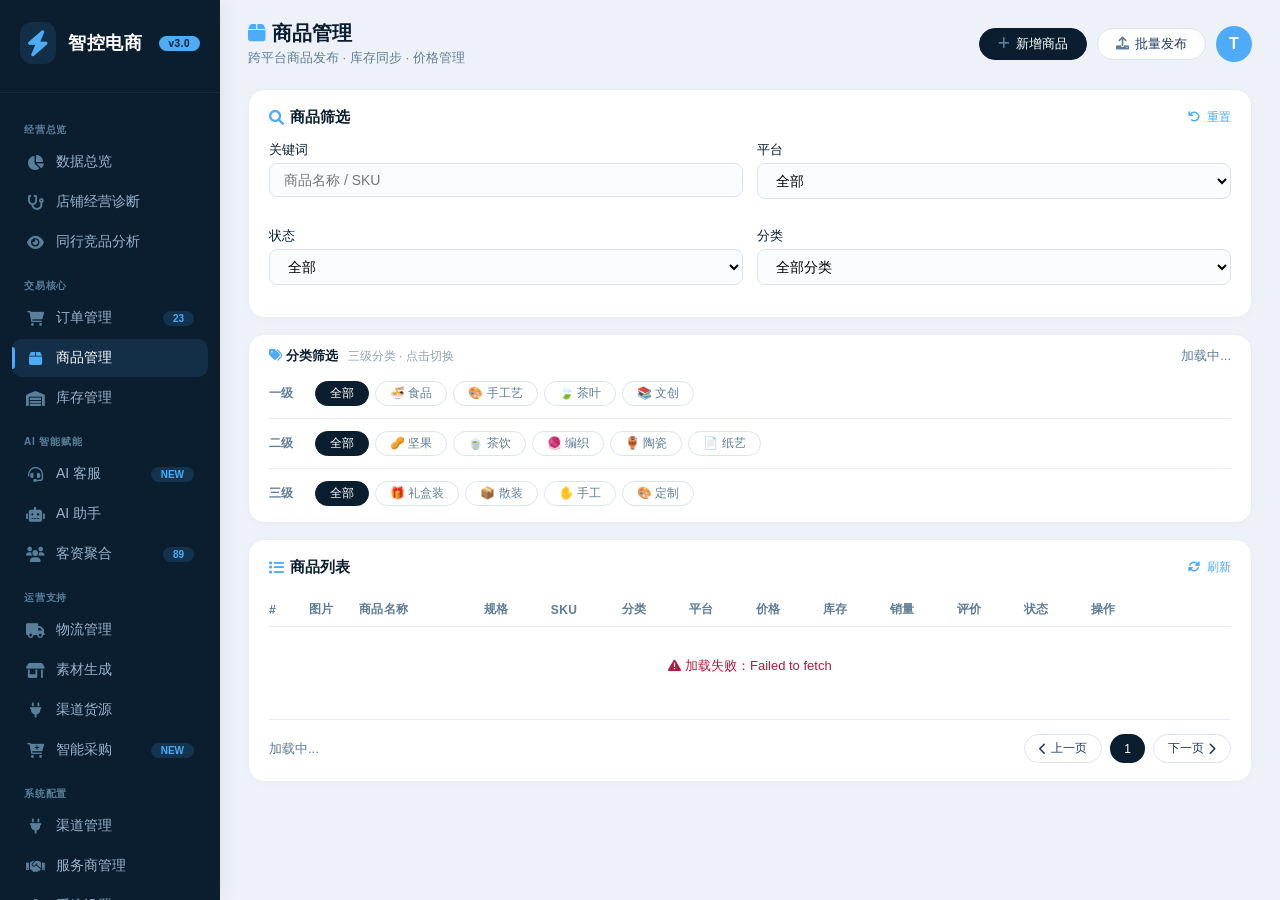
<file: 商品管理0.HTML>
<!DOCTYPE html>
<html lang="zh-CN">
<head>
    <meta charset="UTF-8">
    <meta name="viewport" content="width=device-width, initial-scale=1.0">
    <title>电商运营后台 · 商品管理（含新增/编辑弹窗）</title>
    <link rel="stylesheet" href="https://cdnjs.cloudflare.com/ajax/libs/font-awesome/6.0.0-beta3/css/all.min.css">
    <style>
        /* ===== 全局重置 ===== */
        * { margin: 0; padding: 0; box-sizing: border-box; }
        body {
            font-family: -apple-system, BlinkMacSystemFont, 'Segoe UI', Roboto, 'PingFang SC', 'Microsoft YaHei', sans-serif;
            background: #eef2f8;
            color: #0a1a2b;
            display: flex;
            min-height: 100vh;
        }
        /* ===== 左侧导航 ===== */
        .sidebar {
            width: 220px;
            background: #0a1e2f;
            color: #b8cfe0;
            display: flex;
            flex-direction: column;
            flex-shrink: 0;
            height: 100vh;
            position: sticky;
            top: 0;
            overflow-y: auto;
            box-shadow: 2px 0 20px rgba(10,30,47,0.08);
            z-index: 100;
            transition: 0.2s;
        }
        .sidebar::-webkit-scrollbar { width: 3px; }
        .sidebar::-webkit-scrollbar-track { background: rgba(255,255,255,0.02); }
        .sidebar::-webkit-scrollbar-thumb { background: rgba(255,255,255,0.15); border-radius: 10px; }
        .sidebar .logo {
            padding: 22px 20px 28px 20px;
            border-bottom: 1px solid rgba(255,255,255,0.05);
            display: flex;
            align-items: center;
            gap: 12px;
        }
        .sidebar .logo i {
            font-size: 26px;
            color: #4dabf7;
            background: rgba(77,171,247,0.12);
            padding: 8px;
            border-radius: 12px;
        }
        .sidebar .logo span {
            font-size: 18px;
            font-weight: 700;
            color: white;
            letter-spacing: 0.5px;
        }
        .sidebar .logo .badge {
            font-size: 10px;
            background: #4dabf7;
            color: #0a1e2f;
            padding: 2px 10px;
            border-radius: 30px;
            font-weight: 600;
            margin-left: auto;
        }
        .sidebar .nav {
            flex: 1;
            padding: 16px 12px 20px;
        }
        .sidebar .nav .section-label {
            font-size: 10px;
            text-transform: uppercase;
            letter-spacing: 0.08em;
            color: #5a7f99;
            padding: 14px 12px 6px 12px;
            font-weight: 600;
            margin-top: 4px;
        }
        .sidebar .nav .section-label:first-of-type { margin-top: 0; }
        .sidebar .nav .item {
            display: flex;
            align-items: center;
            gap: 12px;
            padding: 10px 14px;
            border-radius: 10px;
            color: #9bb4cc;
            font-size: 14px;
            font-weight: 500;
            cursor: pointer;
            transition: 0.15s;
            margin-bottom: 2px;
            position: relative;
        }
        .sidebar .nav .item i {
            width: 18px;
            font-size: 15px;
            text-align: center;
            color: #5a7f99;
            transition: 0.15s;
        }
        .sidebar .nav .item:hover {
            background: rgba(255,255,255,0.05);
            color: #d4e4f0;
        }
        .sidebar .nav .item:hover i { color: #7aaed9; }
        .sidebar .nav .item.active {
            background: rgba(77,171,247,0.12);
            color: white;
        }
        .sidebar .nav .item.active i {
            color: #4dabf7;
        }
        .sidebar .nav .item.active::before {
            content: '';
            position: absolute;
            left: 0;
            top: 20%;
            height: 60%;
            width: 3px;
            background: #4dabf7;
            border-radius: 0 4px 4px 0;
        }
        .sidebar .nav .item .tag {
            margin-left: auto;
            background: rgba(77,171,247,0.15);
            color: #4dabf7;
            font-size: 10px;
            padding: 2px 10px;
            border-radius: 30px;
            font-weight: 600;
        }
        .sidebar .bottom {
            padding: 16px 20px 20px;
            border-top: 1px solid rgba(255,255,255,0.05);
            font-size: 13px;
            color: #5a7f99;
            display: flex;
            align-items: center;
            gap: 10px;
        }
        .sidebar .bottom i { font-size: 16px; }

        /* ===== 主内容 ===== */
        .main {
            flex: 1;
            padding: 20px 28px 40px;
            max-width: calc(100% - 220px);
            min-width: 0;
        }

        /* ===== 顶部栏 ===== */
        .topbar {
            display: flex;
            justify-content: space-between;
            align-items: center;
            margin-bottom: 22px;
            flex-wrap: wrap;
            gap: 12px;
        }
        .topbar .left h2 {
            font-size: 20px;
            font-weight: 600;
            color: #0a1e2f;
        }
        .topbar .left p {
            font-size: 13px;
            color: #5f7d95;
            margin-top: 2px;
        }
        .topbar .right {
            display: flex;
            gap: 10px;
            align-items: center;
            flex-wrap: wrap;
        }
        .topbar .right .btn {
            padding: 6px 18px;
            border-radius: 30px;
            border: 1px solid #dce5ef;
            background: white;
            font-size: 13px;
            font-weight: 500;
            color: #1e3a5f;
            display: flex;
            align-items: center;
            gap: 6px;
            cursor: pointer;
            transition: 0.1s;
        }
        .topbar .right .btn:hover { background: #f5f8fc; }
        .topbar .right .btn-primary {
            background: #0a1e2f;
            border-color: #0a1e2f;
            color: white;
        }
        .topbar .right .btn-primary:hover { background: #1a3a5a; }
        .topbar .right .btn-primary i { color: rgba(255,255,255,0.7); }
        .topbar .right .btn i { color: #5f7d95; }
        .topbar .right .avatar {
            width: 36px;
            height: 36px;
            border-radius: 50%;
            background: #4dabf7;
            color: white;
            display: flex;
            align-items: center;
            justify-content: center;
            font-size: 16px;
            font-weight: 600;
        }

        /* ===== 页面容器 ===== */
        .page { display: none; animation: fadeIn 0.25s ease; }
        .page.active { display: block; }
        @keyframes fadeIn { from { opacity: 0.6; transform: translateY(6px); } to { opacity: 1; transform: translateY(0); } }

        /* ===== 卡片 ===== */
        .card {
            background: white;
            border-radius: 16px;
            padding: 18px 20px;
            border: 1px solid #e8edf4;
            box-shadow: 0 2px 8px rgba(10,30,47,0.02);
            transition: 0.15s;
            margin-bottom: 16px;
        }
        .card:hover { border-color: #c8d8e8; }
        .card-header {
            display: flex;
            justify-content: space-between;
            align-items: center;
            margin-bottom: 14px;
        }
        .card-header h3 {
            font-size: 15px;
            font-weight: 600;
            color: #0a1e2f;
            display: flex;
            align-items: center;
            gap: 6px;
        }
        .card-header h3 i { color: #4dabf7; }
        .card-header .action {
            font-size: 12px;
            color: #4dabf7;
            font-weight: 500;
            cursor: pointer;
        }
        .card-header .action i { margin-right: 4px; }

        /* ===== 表格 ===== */
        .table-wrap { overflow-x: auto; }
        .table-wrap table { width: 100%; border-collapse: collapse; font-size: 13px; }
        .table-wrap th {
            text-align: left;
            padding: 10px 4px 8px 0;
            font-weight: 600;
            color: #5f7d95;
            border-bottom: 1px solid #e8edf4;
            font-size: 12px;
            text-transform: uppercase;
            letter-spacing: 0.04em;
        }
        .table-wrap td {
            padding: 10px 4px 10px 0;
            border-bottom: 1px solid #f0f4f9;
            color: #0a1e2f;
        }
        .table-wrap tr:last-child td { border: none; }
        .table-wrap .product-img {
            width: 40px;
            height: 40px;
            background: #e8edf4;
            border-radius: 8px;
            display: flex;
            align-items: center;
            justify-content: center;
            color: #7e9cb0;
            font-size: 18px;
            overflow: hidden;
            flex-shrink: 0;
        }
        .table-wrap .product-img img {
            width: 100%;
            height: 100%;
            object-fit: cover;
        }

        /* ===== 三级分类筛选 ===== */
        .category-filter-container {
            display: flex;
            flex-direction: column;
            gap: 8px;
            padding: 10px 0 4px 0;
            width: 100%;
        }
        .category-level {
            display: flex;
            flex-wrap: wrap;
            align-items: center;
            gap: 6px;
        }
        .category-level .level-label {
            font-size: 12px;
            font-weight: 600;
            color: #5f7d95;
            margin-right: 4px;
            min-width: 36px;
        }
        .category-level .cat-tag {
            padding: 3px 14px;
            border-radius: 30px;
            border: 1px solid #dce5ef;
            font-size: 12px;
            cursor: pointer;
            background: white;
            color: #5f7d95;
            transition: 0.15s;
            white-space: nowrap;
        }
        .category-level .cat-tag:hover {
            border-color: #4dabf7;
            color: #2a7faa;
            background: #f5f9fe;
        }
        .category-level .cat-tag.active {
            background: #0a1e2f;
            border-color: #0a1e2f;
            color: white;
        }
        .category-level .cat-tag .count {
            font-size: 10px;
            color: #94a3b8;
            margin-left: 3px;
        }
        .category-level .cat-tag.active .count {
            color: rgba(255,255,255,0.5);
        }
        .category-divider {
            width: 100%;
            height: 1px;
            background: #e8edf4;
            margin: 4px 0;
        }

        /* ===== 徽章 ===== */
        .badge {
            padding: 3px 12px;
            border-radius: 30px;
            font-size: 11px;
            font-weight: 500;
            white-space: nowrap;
            display: inline-block;
        }
        .badge.taobao { background: #fef0e6; color: #b55a1a; }
        .badge.douyin { background: #e9f0ff; color: #1a5bb5; }
        .badge.pdd { background: #fde8ed; color: #b51a3f; }
        .badge.jd { background: #e6f7ec; color: #0d7c4f; }
        .badge.success { background: #e6f7ec; color: #0d7c4f; }
        .badge.warning { background: #fef0e6; color: #b55a1a; }
        .badge.danger { background: #fde8ed; color: #b51a3f; }
        .badge.info { background: #e9f0ff; color: #1a5bb5; }
        .badge.blue { background: rgba(77,171,247,0.12); color: #2a7faa; }
        .badge.orange { background: #fef0e6; color: #b55a1a; }

        /* ===== 表单 ===== */
        .form-group { margin-bottom: 14px; }
        .form-group label {
            display: block;
            font-size: 13px;
            font-weight: 500;
            color: #0a1e2f;
            margin-bottom: 4px;
        }
        .form-group input,
        .form-group select,
        .form-group textarea {
            width: 100%;
            padding: 8px 14px;
            border: 1px solid #dce5ef;
            border-radius: 8px;
            font-size: 14px;
            background: #fafcfe;
            transition: 0.15s;
            font-family: inherit;
        }
        .form-group input:focus,
        .form-group select:focus,
        .form-group textarea:focus {
            outline: none;
            border-color: #4dabf7;
            box-shadow: 0 0 0 3px rgba(77,171,247,0.08);
        }
        .form-group textarea { min-height: 70px; resize: vertical; }
        .form-row { display: grid; grid-template-columns: 1fr 1fr; gap: 14px; }

        .form-group.error input,
        .form-group.error select,
        .form-group.error textarea {
            border-color: #b51a3f;
            box-shadow: 0 0 0 3px rgba(181,26,63,0.08);
            background: #fff8f9;
        }
        .form-group .error-msg {
            display: none;
            font-size: 12px;
            color: #b51a3f;
            margin-top: 4px;
        }
        .form-group.error .error-msg {
            display: block;
        }

        /* ===== 按钮 ===== */
        .btn-sm {
            padding: 5px 14px;
            border-radius: 20px;
            border: none;
            font-size: 12px;
            font-weight: 500;
            cursor: pointer;
            transition: 0.1s;
            display: inline-flex;
            align-items: center;
            gap: 4px;
        }
        .btn-sm.primary { background: #0a1e2f; color: white; }
        .btn-sm.primary:hover { background: #1a3a5a; }
        .btn-sm.outline { background: transparent; border: 1px solid #dce5ef; color: #1e3a5f; }
        .btn-sm.outline:hover { background: #f5f8fc; }
        .btn-sm.blue { background: rgba(77,171,247,0.12); color: #2a7faa; }
        .btn-sm.blue:hover { background: rgba(77,171,247,0.2); }
        .btn-sm.success { background: #e6f7ec; color: #0d7c4f; }
        .btn-sm.success:hover { background: #c8f0d8; }
        .btn-sm.danger { background: #fde8ed; color: #b51a3f; }
        .btn-sm.danger:hover { background: #fcd0d9; }
        .btn-sm:active { transform: scale(0.95); }

        .flex { display: flex; align-items: center; gap: 10px; flex-wrap: wrap; }
        .text-muted { color: #5f7d95; }

        /* ===== Toast ===== */
        .toast {
            position: fixed;
            bottom: 30px;
            left: 50%;
            transform: translateX(-50%);
            background: #0a1e2f;
            color: white;
            padding: 12px 28px;
            border-radius: 40px;
            font-size: 14px;
            box-shadow: 0 10px 30px rgba(0,0,0,0.15);
            display: none;
            z-index: 9999;
            white-space: nowrap;
        }
        .toast.show { display: block; animation: fadeUp 0.3s ease; }
        @keyframes fadeUp { from { opacity: 0; transform: translateX(-50%) translateY(20px); } to { opacity: 1; transform: translateX(-50%) translateY(0); } }
        .toast.success { background: #0d7c4f; }
        .toast.error { background: #b51a3f; }
        .toast i { margin-right: 8px; }

        /* ===== 弹窗通用 ===== */
        .modal-overlay {
            display: none;
            position: fixed;
            top: 0; left: 0; right: 0; bottom: 0;
            background: rgba(0,0,0,0.5);
            backdrop-filter: blur(4px);
            z-index: 1000;
            align-items: center;
            justify-content: center;
        }
        .modal-overlay.show { display: flex; }
        .modal-box {
            background: white;
            border-radius: 20px;
            max-width: 860px;
            width: 95%;
            max-height: 90vh;
            display: flex;
            flex-direction: column;
            box-shadow: 0 40px 80px rgba(0,0,0,0.3);
            animation: dialogIn 0.25s ease;
        }
        @keyframes dialogIn { from { opacity: 0; transform: scale(0.95) translateY(20px); } to { opacity: 1; transform: scale(1) translateY(0); } }
        .modal-header {
            display: flex;
            justify-content: space-between;
            align-items: center;
            padding: 20px 28px 16px;
            border-bottom: 1px solid #e8edf4;
            flex-shrink: 0;
        }
        .modal-header h3 {
            font-size: 18px;
            color: #0a1e2f;
            display: flex;
            align-items: center;
            gap: 10px;
        }
        .modal-header h3 i { color: #4dabf7; }
        .modal-header .close {
            font-size: 26px;
            color: #94a3b8;
            cursor: pointer;
            background: none;
            border: none;
            padding: 0 8px;
            line-height: 1;
        }
        .modal-header .close:hover { color: #0a1e2f; }

        .modal-tabs {
            display: flex;
            padding: 0 28px;
            border-bottom: 1px solid #e8edf4;
            flex-shrink: 0;
            gap: 4px;
            overflow-x: auto;
        }
        .modal-tabs::-webkit-scrollbar { height: 2px; }
        .modal-tabs::-webkit-scrollbar-thumb { background: #c8d8e8; border-radius: 10px; }
        .modal-tab {
            padding: 12px 18px;
            font-size: 13px;
            font-weight: 500;
            color: #5f7d95;
            cursor: pointer;
            border-bottom: 2px solid transparent;
            transition: 0.15s;
            white-space: nowrap;
            background: none;
            border-top: none;
            border-left: none;
            border-right: none;
            font-family: inherit;
        }
        .modal-tab:hover { color: #0a1e2f; }
        .modal-tab.active {
            color: #0a1e2f;
            border-bottom-color: #4dabf7;
            font-weight: 600;
        }

        .modal-body {
            flex: 1;
            overflow-y: auto;
            padding: 20px 28px;
        }
        .modal-body::-webkit-scrollbar { width: 4px; }
        .modal-body::-webkit-scrollbar-track { background: #f0f4f9; border-radius: 10px; }
        .modal-body::-webkit-scrollbar-thumb { background: #c8d8e8; border-radius: 10px; }

        .tab-panel { display: none; }
        .tab-panel.active { display: block; animation: fadeIn 0.2s ease; }

        .modal-footer {
            display: flex;
            gap: 10px;
            justify-content: flex-end;
            padding: 16px 28px 20px;
            border-top: 1px solid #e8edf4;
            flex-shrink: 0;
            flex-wrap: wrap;
        }

        /* ===== 图片详情 Tab ===== */
        .media-upload-section {
            margin-bottom: 18px;
        }
        .media-upload-section .media-label {
            display: block;
            font-size: 13px;
            font-weight: 500;
            color: #0a1e2f;
            margin-bottom: 8px;
        }
        .media-upload-section .media-label i { color: #4dabf7; margin-right: 4px; }

        /* 主图上传 */
        .main-upload-area {
            display: flex;
            gap: 16px;
            align-items: flex-start;
            flex-wrap: wrap;
        }
        .main-upload-preview {
            width: 180px;
            height: 180px;
            border-radius: 12px;
            border: 2px dashed #dce5ef;
            background: #fafcfe;
            display: flex;
            flex-direction: column;
            align-items: center;
            justify-content: center;
            color: #94a3b8;
            position: relative;
            overflow: hidden;
            cursor: pointer;
            transition: 0.15s;
            flex-shrink: 0;
        }
        .main-upload-preview:hover { border-color: #4dabf7; background: #f0f7fe; }
        .main-upload-preview.has-image { border-style: solid; border-color: #e8edf4; background: white; }
        .main-upload-preview img { width: 100%; height: 100%; object-fit: cover; }
        .main-upload-preview .placeholder { text-align: center; }
        .main-upload-preview .placeholder i { font-size: 32px; display: block; margin-bottom: 6px; }
        .main-upload-preview .placeholder span { font-size: 12px; }

        .main-upload-actions {
            display: flex;
            flex-direction: column;
            gap: 8px;
            flex: 1;
            min-width: 180px;
        }

        /* 副图上传 */
        .sub-upload-grid {
            display: grid;
            grid-template-columns: repeat(5, 1fr);
            gap: 10px;
        }
        .sub-upload-item {
            aspect-ratio: 1/1;
            border-radius: 10px;
            border: 2px dashed #dce5ef;
            background: #fafcfe;
            display: flex;
            flex-direction: column;
            align-items: center;
            justify-content: center;
            color: #94a3b8;
            cursor: pointer;
            transition: 0.15s;
            font-size: 12px;
            position: relative;
            overflow: hidden;
        }
        .sub-upload-item:hover { border-color: #4dabf7; background: #f0f7fe; color: #4dabf7; }
        .sub-upload-item.filled { border-style: solid; border-color: #e8edf4; background: white; }
        .sub-upload-item img { width: 100%; height: 100%; object-fit: cover; }
        .sub-upload-item i { font-size: 22px; margin-bottom: 4px; }
        .sub-upload-item .remove-btn {
            position: absolute;
            top: 4px;
            right: 4px;
            width: 22px;
            height: 22px;
            border-radius: 50%;
            background: rgba(181,26,63,0.9);
            color: white;
            border: none;
            cursor: pointer;
            font-size: 10px;
            display: flex;
            align-items: center;
            justify-content: center;
            opacity: 0;
            transition: 0.15s;
            z-index: 2;
        }
        .sub-upload-item:hover .remove-btn { opacity: 1; }

        /* 视频上传 */
        .video-upload-area {
            display: flex;
            gap: 16px;
            align-items: flex-start;
            flex-wrap: wrap;
        }
        .video-upload-preview {
            width: 240px;
            height: 135px;
            border-radius: 12px;
            border: 2px dashed #dce5ef;
            background: #fafcfe;
            display: flex;
            flex-direction: column;
            align-items: center;
            justify-content: center;
            color: #94a3b8;
            position: relative;
            overflow: hidden;
            cursor: pointer;
            transition: 0.15s;
            flex-shrink: 0;
        }
        .video-upload-preview:hover { border-color: #4dabf7; background: #f0f7fe; }
        .video-upload-preview.has-video { border-style: solid; border-color: #e8edf4; background: #0a0e14; }
        .video-upload-preview video { width: 100%; height: 100%; object-fit: contain; }
        .video-upload-preview .placeholder i { font-size: 32px; display: block; margin-bottom: 4px; }
        .video-upload-preview .placeholder span { font-size: 12px; }

        /* 富文本编辑器 */
        .detail-editor-toolbar {
            display: flex;
            flex-wrap: wrap;
            gap: 4px;
            padding: 6px 10px;
            background: #fafcfe;
            border: 1px solid #e8edf4;
            border-radius: 10px 10px 0 0;
            border-bottom: none;
        }
        .detail-editor-toolbar button {
            padding: 5px 10px;
            border: 1px solid #dce5ef;
            border-radius: 6px;
            background: white;
            color: #1e3a5f;
            font-size: 12px;
            cursor: pointer;
            display: flex;
            align-items: center;
            gap: 3px;
            transition: 0.15s;
        }
        .detail-editor-toolbar button:hover {
            border-color: #4dabf7;
            color: #2a7faa;
            background: #f0f7fe;
        }
        .detail-editor-toolbar .separator {
            width: 1px;
            background: #e8edf4;
            margin: 3px 4px;
        }
        .detail-editor-toolbar .upload-img-btn { position: relative; overflow: hidden; }
        .detail-editor-toolbar .upload-img-btn input {
            position: absolute;
            top: 0; left: 0; right: 0; bottom: 0;
            opacity: 0;
            cursor: pointer;
        }
        .detail-editor {
            min-height: 200px;
            max-height: 400px;
            overflow-y: auto;
            padding: 12px 16px;
            border: 1px solid #e8edf4;
            border-radius: 0 0 10px 10px;
            background: white;
            font-size: 14px;
            line-height: 1.7;
            color: #0a1e2f;
            outline: none;
            transition: 0.15s;
        }
        .detail-editor:focus { border-color: #4dabf7; box-shadow: 0 0 0 3px rgba(77,171,247,0.08); }
        .detail-editor:empty:before {
            content: attr(data-placeholder);
            color: #94a3b8;
            pointer-events: none;
        }
        .detail-editor img {
            width: 100%;
            height: auto;
            max-width: 100%;
            border-radius: 6px;
            margin: 8px 0;
            display: block;
        }

        /* 内联按钮 */
        .inline-upload-btn {
            position: relative;
            overflow: hidden;
            display: inline-flex !important;
            cursor: pointer;
        }
        .inline-upload-btn input {
            position: absolute;
            top: 0; left: 0; right: 0; bottom: 0;
            opacity: 0;
            cursor: pointer;
        }

        /* 多平台同步 */
        .platform-sync-grid {
            display: grid;
            grid-template-columns: 1fr 1fr;
            gap: 12px;
        }
        .platform-sync-item {
            border: 1px solid #e8edf4;
            border-radius: 12px;
            padding: 14px 16px;
            background: #fafcfe;
            display: flex;
            align-items: center;
            gap: 12px;
            transition: 0.15s;
        }
        .platform-sync-item:hover { border-color: #c8d8e8; }
        .platform-sync-item .plat-icon {
            width: 40px;
            height: 40px;
            border-radius: 10px;
            display: flex;
            align-items: center;
            justify-content: center;
            font-size: 18px;
            color: white;
            flex-shrink: 0;
        }
        .platform-sync-item .plat-info { flex: 1; }
        .platform-sync-item .plat-info .plat-name { font-weight: 600; font-size: 14px; color: #0a1e2f; }
        .platform-sync-item .plat-info .plat-status { font-size: 12px; color: #5f7d95; }
        .platform-sync-item .plat-toggle { flex-shrink: 0; }

        .toggle {
            width: 40px;
            height: 22px;
            background: #dce5ef;
            border-radius: 30px;
            position: relative;
            cursor: pointer;
            transition: 0.2s;
            flex-shrink: 0;
        }
        .toggle.active { background: #4dabf7; }
        .toggle .knob {
            width: 16px;
            height: 16px;
            background: white;
            border-radius: 16px;
            position: absolute;
            top: 3px;
            left: 3px;
            transition: 0.2s;
            box-shadow: 0 1px 4px rgba(0,0,0,0.10);
        }
        .toggle.active .knob { left: 21px; }

        /* SKU 表格 */
        .sku-table {
            width: 100%;
            border-collapse: collapse;
            font-size: 13px;
            margin-top: 8px;
        }
        .sku-table th {
            text-align: left;
            padding: 8px 6px;
            font-weight: 600;
            color: #5f7d95;
            border-bottom: 1px solid #e8edf4;
            font-size: 12px;
        }
        .sku-table td {
            padding: 6px 6px;
            border-bottom: 1px solid #f0f4f9;
        }
        .sku-table input {
            width: 100%;
            padding: 6px 10px;
            border: 1px solid #dce5ef;
            border-radius: 6px;
            font-size: 13px;
            background: #fafcfe;
        }
        .sku-table input:focus { outline: none; border-color: #4dabf7; }

        /* 加载遮罩 */
        .loading-overlay {
            position: fixed;
            top: 0; left: 0; right: 0; bottom: 0;
            background: rgba(255,255,255,0.85);
            display: none;
            align-items: center;
            justify-content: center;
            z-index: 10000;
        }
        .loading-overlay.show { display: flex; }
        .loading-overlay .spinner {
            width: 48px;
            height: 48px;
            border-radius: 50%;
            border: 4px solid #e8edf4;
            border-top-color: #4dabf7;
            animation: spin 0.8s linear infinite;
        }
        @keyframes spin { to { transform: rotate(360deg); } }

        /* 响应式 */
        @media (max-width: 1200px) {
            .form-row { grid-template-columns: 1fr; }
            .platform-sync-grid { grid-template-columns: 1fr; }
        }
        @media (max-width: 768px) {
            .sidebar { width: 60px; }
            .sidebar .logo span,
            .sidebar .logo .badge,
            .sidebar .nav .item span,
            .sidebar .nav .section-label,
            .sidebar .bottom span,
            .sidebar .nav .item .tag { display: none; }
            .sidebar .logo { padding: 16px 12px; justify-content: center; }
            .sidebar .logo i { font-size: 20px; padding: 6px; }
            .sidebar .nav .item { justify-content: center; padding: 12px; }
            .sidebar .nav .item i { font-size: 18px; width: auto; }
            .sidebar .bottom { justify-content: center; }
            .sidebar .bottom i { font-size: 18px; }
            .main { max-width: calc(100% - 60px); padding: 14px; }
            .topbar { flex-direction: column; align-items: flex-start; }
            .modal-box { max-width: 100%; width: 100%; max-height: 100vh; border-radius: 0; }
            .modal-header { padding: 16px 18px 12px; }
            .modal-tabs { padding: 0 18px; }
            .modal-tab { padding: 10px 12px; font-size: 12px; }
            .modal-body { padding: 16px 18px; }
            .modal-footer { padding: 12px 18px 16px; }
            .sub-upload-grid { grid-template-columns: repeat(3, 1fr); }
            .form-row { grid-template-columns: 1fr; }
        }
        @media (max-width: 480px) {
            .sub-upload-grid { grid-template-columns: repeat(2, 1fr); }
        }
    </style>
</head>
<body>

<!-- ===== 左侧导航 ===== -->
<div class="sidebar">
    <div class="logo">
        <i class="fas fa-bolt"></i>
        <span>智控电商</span>
        <span class="badge">v3.0</span>
    </div>
    <div class="nav">
        <div class="section-label">经营总览</div>
        <div class="item" data-page="page-dashboard"><i class="fas fa-chart-pie"></i><span>数据总览</span></div>
        <div class="item" data-page="page-ai"><i class="fas fa-stethoscope"></i><span>店铺经营诊断</span></div>
        <div class="item" data-page="page-competitor"><i class="fas fa-eye"></i><span>同行竞品分析</span></div>

        <div class="section-label">交易核心</div>
        <div class="item" data-page="page-orders"><i class="fas fa-shopping-cart"></i><span>订单管理</span><span class="tag">23</span></div>
        <div class="item active" data-page="page-products"><i class="fas fa-box"></i><span>商品管理</span></div>
        <div class="item" data-page="page-inventory"><i class="fas fa-warehouse"></i><span>库存管理</span></div>

        <div class="section-label">AI 智能赋能</div>
        <div class="item" data-page="page-ai-service"><i class="fas fa-headset"></i><span>AI 客服</span><span class="tag">NEW</span></div>
        <div class="item" data-page="page-ai-assistant"><i class="fas fa-robot"></i><span>AI 助手</span></div>
        <div class="item" data-page="page-customer"><i class="fas fa-users"></i><span>客资聚合</span><span class="tag">89</span></div>

        <div class="section-label">运营支持</div>
        <div class="item" data-page="page-logistics"><i class="fas fa-truck"></i><span>物流管理</span></div>
        <div class="item" data-page="page-sourcing"><i class="fas fa-store-alt"></i><span>素材生成</span></div>
        <div class="item" data-page="page-channels"><i class="fas fa-plug"></i><span>渠道货源</span></div>
        <div class="item" data-page="page-procurement"><i class="fas fa-cart-plus"></i><span>智能采购</span><span class="tag">NEW</span></div>

        <div class="section-label">系统配置</div>
        <div class="item" data-page="page-channels-config"><i class="fas fa-plug"></i><span>渠道管理</span></div>
        <div class="item" data-page="page-agents"><i class="fas fa-handshake"></i><span>服务商管理</span></div>
        <div class="item" data-page="page-settings"><i class="fas fa-cog"></i><span>系统设置</span></div>
    </div>
    <div class="bottom">
        <i class="fas fa-shield-alt"></i>
        <span>数据加密 · 安全</span>
    </div>
</div>

<!-- ===== 主内容 ===== -->
<div class="main">

    <!-- ============================================================ -->
    <!-- 商品管理 -->
    <!-- ============================================================ -->
    <div id="page-products" class="page active">
        <div class="topbar">
            <div class="left"><h2><i class="fas fa-box" style="color:#4dabf7;"></i> 商品管理</h2><p>跨平台商品发布 · 库存同步 · 价格管理</p></div>
            <div class="right">
                <span class="btn btn-primary" onclick="openAddModal()"><i class="fas fa-plus"></i> 新增商品</span>
                <span class="btn" onclick="showToast('📤 批量发布功能演示')"><i class="fas fa-upload"></i> 批量发布</span>
                <span class="avatar">T</span>
            </div>
        </div>

        <!-- 商品筛选 -->
        <div class="card">
            <div class="card-header"><h3><i class="fas fa-search"></i> 商品筛选</h3><span class="action" onclick="resetProductFilters()"><i class="fas fa-undo"></i> 重置</span></div>
            <div class="form-row">
                <div class="form-group"><label>关键词</label><input type="text" placeholder="商品名称 / SKU" id="productSearch" onkeyup="filterProducts()"></div>
                <div class="form-group"><label>平台</label><select id="productPlatformFilter" onchange="filterProducts()"><option value="all">全部</option><option>淘宝</option><option>抖音</option><option>拼多多</option><option>京东</option></select></div>
                <div class="form-group"><label>状态</label><select id="productStatusFilter" onchange="filterProducts()"><option value="all">全部</option><option>在售</option><option>下架</option><option>待审核</option></select></div>
                <div class="form-group"><label>分类</label><select id="productCategoryFilter" onchange="filterProducts()"><option value="all">全部分类</option><option value="茶叶">茶叶</option><option value="手工艺">手工艺</option><option value="食品">食品</option><option value="文创">文创</option></select></div>
            </div>
        </div>

        <!-- 三级分类筛选 -->
        <div class="card" style="padding:12px 20px;">
            <div style="display:flex; align-items:center; gap:10px; flex-wrap:wrap; margin-bottom:6px;">
                <span style="font-weight:600; color:#0a1e2f; font-size:13px;"><i class="fas fa-tags" style="color:#4dabf7;"></i> 分类筛选</span>
                <span style="font-size:12px; color:#94a3b8;">三级分类 · 点击切换</span>
                <span style="margin-left:auto; font-size:13px; color:#5f7d95;" id="productCount">加载中...</span>
            </div>
            <div class="category-filter-container" id="productCategoryFilterContainer">
                <div class="category-level">
                    <span class="level-label">一级</span>
                    <span class="cat-tag active" data-level="1" data-cat="all" onclick="filterProductCategory(1,'all',this)">全部</span>
                    <span class="cat-tag" data-level="1" data-cat="食品" onclick="filterProductCategory(1,'食品',this)">🍜 食品</span>
                    <span class="cat-tag" data-level="1" data-cat="手工艺" onclick="filterProductCategory(1,'手工艺',this)">🎨 手工艺</span>
                    <span class="cat-tag" data-level="1" data-cat="茶叶" onclick="filterProductCategory(1,'茶叶',this)">🍃 茶叶</span>
                    <span class="cat-tag" data-level="1" data-cat="文创" onclick="filterProductCategory(1,'文创',this)">📚 文创</span>
                </div>
                <div class="category-divider"></div>
                <div class="category-level">
                    <span class="level-label">二级</span>
                    <span class="cat-tag active" data-level="2" data-cat="all" onclick="filterProductCategory(2,'all',this)">全部</span>
                    <span class="cat-tag" data-level="2" data-cat="坚果" onclick="filterProductCategory(2,'坚果',this)">🥜 坚果</span>
                    <span class="cat-tag" data-level="2" data-cat="茶饮" onclick="filterProductCategory(2,'茶饮',this)">🍵 茶饮</span>
                    <span class="cat-tag" data-level="2" data-cat="编织" onclick="filterProductCategory(2,'编织',this)">🧶 编织</span>
                    <span class="cat-tag" data-level="2" data-cat="陶瓷" onclick="filterProductCategory(2,'陶瓷',this)">🏺 陶瓷</span>
                    <span class="cat-tag" data-level="2" data-cat="纸艺" onclick="filterProductCategory(2,'纸艺',this)">📄 纸艺</span>
                </div>
                <div class="category-divider"></div>
                <div class="category-level">
                    <span class="level-label">三级</span>
                    <span class="cat-tag active" data-level="3" data-cat="all" onclick="filterProductCategory(3,'all',this)">全部</span>
                    <span class="cat-tag" data-level="3" data-cat="礼盒装" onclick="filterProductCategory(3,'礼盒装',this)">🎁 礼盒装</span>
                    <span class="cat-tag" data-level="3" data-cat="散装" onclick="filterProductCategory(3,'散装',this)">📦 散装</span>
                    <span class="cat-tag" data-level="3" data-cat="手工" onclick="filterProductCategory(3,'手工',this)">✋ 手工</span>
                    <span class="cat-tag" data-level="3" data-cat="定制" onclick="filterProductCategory(3,'定制',this)">🎨 定制</span>
                </div>
            </div>
        </div>

        <!-- 商品列表 -->
        <div class="card">
            <div class="card-header">
                <h3><i class="fas fa-list"></i> 商品列表</h3>
                <span class="action" onclick="loadProducts()"><i class="fas fa-sync-alt"></i> 刷新</span>
            </div>
            <div class="table-wrap">
                <table>
                    <thead>
                        <tr>
                            <th style="width:40px;">#</th>
                            <th style="width:50px;">图片</th>
                            <th>商品名称</th>
                            <th>规格</th>
                            <th>SKU</th>
                            <th>分类</th>
                            <th>平台</th>
                            <th>价格</th>
                            <th>库存</th>
                            <th>销量</th>
                            <th>评价</th>
                            <th>状态</th>
                            <th style="width:140px;">操作</th>
                        </tr>
                    </thead>
                    <tbody id="productTableBody">
                        <tr><td colspan="13" style="text-align:center; padding:30px; color:#94a3b8;">
                            <i class="fas fa-spinner fa-spin"></i> 加载中...
                        </td></tr>
                    </tbody>
                </table>
            </div>
            <div style="display:flex; justify-content:space-between; align-items:center; margin-top:14px; padding-top:14px; border-top:1px solid #e8edf4; flex-wrap:wrap; gap:10px;">
                <span style="font-size:13px; color:#5f7d95;" id="productCountFooter">加载中...</span>
                <div style="display:flex; gap:8px;">
                    <span class="btn-sm outline"><i class="fas fa-chevron-left"></i> 上一页</span>
                    <span class="btn-sm primary">1</span>
                    <span class="btn-sm outline">下一页 <i class="fas fa-chevron-right"></i></span>
                </div>
            </div>
        </div>
    </div>

</div>

<!-- ============================================================ -->
<!-- 编辑商品弹窗 -->
<!-- ============================================================ -->
<div class="modal-overlay" id="editModal" onclick="if(event.target===this) closeEditModal()">
    <div class="modal-box">
        <div class="modal-header">
            <h3><i class="fas fa-edit"></i> 编辑商品 · <span id="editModalTitle">云山茶叶礼盒</span></h3>
            <button class="close" onclick="closeEditModal()">&times;</button>
        </div>

        <div class="modal-tabs" id="editModalTabs">
            <button class="modal-tab active" data-tab="edit-tab-basic" onclick="switchEditTab('edit-tab-basic')">基础信息</button>
            <button class="modal-tab" data-tab="edit-tab-images" onclick="switchEditTab('edit-tab-images')">图片详情</button>
            <button class="modal-tab" data-tab="edit-tab-price" onclick="switchEditTab('edit-tab-price')">价格库存</button>
            <button class="modal-tab" data-tab="edit-tab-logistics" onclick="switchEditTab('edit-tab-logistics')">物流售后</button>
            <button class="modal-tab" data-tab="edit-tab-platform" onclick="switchEditTab('edit-tab-platform')">多平台同步</button>
        </div>

        <div class="modal-body" id="editModalBody">
            <!-- Tab 1: 基础信息 -->
            <div class="tab-panel active" id="edit-tab-basic">
                <div class="form-row">
                    <div class="form-group" id="editGroupName">
                        <label>商品名称 <span style="color:#b51a3f;">*</span></label>
                        <input type="text" id="editProductName" placeholder="请输入商品名称">
                        <div class="error-msg">请输入商品名称</div>
                    </div>
                    <div class="form-group">
                        <label>商品卖点</label>
                        <input type="text" id="editProductSellPoint" placeholder="简短卖点，用于列表展示">
                    </div>
                </div>
                <div class="form-row">
                    <div class="form-group">
                        <label>商品类目（三级）</label>
                        <div style="display:flex; gap:8px;">
                            <select id="editCat1" style="flex:1;">
                                <option value="茶叶">茶叶</option>
                                <option value="手工艺">手工艺</option>
                                <option value="食品">食品</option>
                                <option value="文创">文创</option>
                            </select>
                            <select id="editCat2" style="flex:1;">
                                <option value="茶饮">茶饮</option>
                                <option value="坚果">坚果</option>
                                <option value="编织">编织</option>
                                <option value="陶瓷">陶瓷</option>
                                <option value="纸艺">纸艺</option>
                            </select>
                            <select id="editCat3" style="flex:1;">
                                <option value="礼盒装">礼盒装</option>
                                <option value="散装">散装</option>
                                <option value="手工">手工</option>
                                <option value="定制">定制</option>
                            </select>
                        </div>
                    </div>
                    <div class="form-group" id="editGroupSpec">
                        <label>商品规格 <span style="color:#b51a3f;">*</span></label>
                        <input type="text" id="editProductSpec" placeholder="如：500g×2 / 350ml">
                        <div class="error-msg">请输入商品规格</div>
                    </div>
                </div>
                <div class="form-row">
                    <div class="form-group" id="editGroupSku">
                        <label>SKU 编码 <span style="color:#b51a3f;">*</span></label>
                        <input type="text" id="editProductSku" placeholder="如：YS-2026-001">
                        <div class="error-msg">请输入SKU编码</div>
                    </div>
                    <div class="form-group">
                        <label>商品状态</label>
                        <select id="editProductStatus">
                            <option value="在售">在售</option>
                            <option value="下架">下架</option>
                            <option value="待审核">待审核</option>
                        </select>
                    </div>
                </div>
                <div class="form-group">
                    <label>商品简介</label>
                    <textarea id="editProductDesc" placeholder="简短描述商品特点，用于详情页头部展示"></textarea>
                </div>
            </div>

            <!-- Tab 2: 图片详情（真实上传） -->
            <div class="tab-panel" id="edit-tab-images">
                <!-- 主图 -->
                <div class="media-upload-section">
                    <label class="media-label"><i class="fas fa-star"></i> 商品主图（1 张）</label>
                    <div class="main-upload-area">
                        <div class="main-upload-preview" id="editMainPreview" onclick="document.getElementById('editMainInput').click()">
                            <div class="placeholder">
                                <i class="fas fa-image"></i>
                                <span>点击上传主图</span>
                            </div>
                        </div>
                        <div class="main-upload-actions">
                            <button class="btn-sm primary inline-upload-btn" style="width:fit-content;">
                                <i class="fas fa-upload"></i> <span id="editMainBtnText">上传主图</span>
                                <input type="file" id="editMainInput" accept="image/*" onchange="handleEditMainUpload(event)">
                            </button>
                            <button class="btn-sm danger" id="editMainDeleteBtn" onclick="deleteEditMainImage()" disabled>
                                <i class="fas fa-trash"></i> 删除主图
                            </button>
                            <p style="font-size:12px; color:#94a3b8; margin-top:4px;">
                                <i class="fas fa-info-circle"></i> 支持 JPG、PNG、WEBP，单张不超过 2MB
                            </p>
                        </div>
                    </div>
                </div>

                <!-- 副图 -->
                <div class="media-upload-section">
                    <label class="media-label"><i class="fas fa-images"></i> 商品副图（最多 5 张）</label>
                    <div class="sub-upload-grid" id="editSubGrid"></div>
                    <input type="file" id="editSubInput" accept="image/*" style="display:none;" onchange="handleEditSubUpload(event)">
                </div>

                <!-- 视频 -->
                <div class="media-upload-section">
                    <label class="media-label"><i class="fas fa-video"></i> 商品视频（1 个）</label>
                    <div class="video-upload-area">
                        <div class="video-upload-preview" id="editVideoPreview" onclick="document.getElementById('editVideoInput').click()">
                            <div class="placeholder">
                                <i class="fas fa-video"></i>
                                <span>点击上传视频</span>
                            </div>
                        </div>
                        <div class="main-upload-actions">
                            <button class="btn-sm primary inline-upload-btn" style="width:fit-content;">
                                <i class="fas fa-upload"></i> <span id="editVideoBtnText">上传视频</span>
                                <input type="file" id="editVideoInput" accept="video/mp4,video/webm" onchange="handleEditVideoUpload(event)">
                            </button>
                            <button class="btn-sm danger" id="editVideoDeleteBtn" onclick="deleteEditVideo()" disabled>
                                <i class="fas fa-trash"></i> 删除视频
                            </button>
                            <p style="font-size:12px; color:#94a3b8; margin-top:4px;">
                                <i class="fas fa-info-circle"></i> 支持 MP4、WEBM，单个不超过 50MB
                            </p>
                        </div>
                    </div>
                </div>

                <!-- 图文详情 -->
                <div class="media-upload-section">
                    <label class="media-label"><i class="fas fa-align-left"></i> 图文详情（支持粘贴图片）</label>
                    <div class="detail-editor-toolbar">
                        <button type="button" onclick="execEditCmd('bold')" title="加粗"><i class="fas fa-bold"></i></button>
                        <button type="button" onclick="execEditCmd('italic')" title="斜体"><i class="fas fa-italic"></i></button>
                        <button type="button" onclick="execEditCmd('underline')" title="下划线"><i class="fas fa-underline"></i></button>
                        <span class="separator"></span>
                        <button type="button" onclick="execEditCmd('formatBlock', '<h2>')" title="标题2">H2</button>
                        <button type="button" onclick="execEditCmd('formatBlock', '<h3>')" title="标题3">H3</button>
                        <button type="button" onclick="execEditCmd('formatBlock', '<p>')" title="正文">正文</button>
                        <span class="separator"></span>
                        <button type="button" onclick="execEditCmd('insertUnorderedList')" title="无序列表"><i class="fas fa-list-ul"></i></button>
                        <button type="button" onclick="execEditCmd('insertOrderedList')" title="有序列表"><i class="fas fa-list-ol"></i></button>
                        <span class="separator"></span>
                        <button type="button" onclick="execEditCmd('createLink', prompt('请输入链接地址：', 'https://'))" title="插入链接"><i class="fas fa-link"></i></button>
                        <button type="button" class="upload-img-btn" title="插入图片">
                            <i class="fas fa-image"></i> 插入图片
                            <input type="file" accept="image/*" onchange="handleEditDetailImageUpload(event)">
                        </button>
                        <span class="separator"></span>
                        <button type="button" onclick="execEditCmd('removeFormat')" title="清除格式"><i class="fas fa-eraser"></i></button>
                    </div>
                    <div class="detail-editor" id="editDetailEditor" contenteditable="true" data-placeholder="在这里输入商品图文详情，可以直接粘贴图片（Ctrl+V）..."></div>
                </div>
            </div>

            <!-- Tab 3: 价格库存 -->
            <div class="tab-panel" id="edit-tab-price">
                <div class="form-row">
                    <div class="form-group" id="editGroupPrice">
                        <label>一口价（元）<span style="color:#b51a3f;">*</span></label>
                        <input type="number" id="editProductPrice" value="0" step="0.01" min="0">
                        <div class="error-msg">请输入有效的价格（大于0）</div>
                    </div>
                    <div class="form-group" id="editGroupStock">
                        <label>总库存（件）<span style="color:#b51a3f;">*</span></label>
                        <input type="number" id="editProductStock" value="0" min="0">
                        <div class="error-msg">请输入有效的库存（≥0）</div>
                    </div>
                </div>
                <div class="form-row">
                    <div class="form-group">
                        <label>促销价（元）</label>
                        <input type="number" id="editProductPromoPrice" value="" step="0.01" min="0" placeholder="留空则不设促销">
                    </div>
                    <div class="form-group">
                        <label>库存预警线</label>
                        <input type="number" id="editProductSafetyStock" value="50" min="0">
                    </div>
                </div>
                <div class="form-row">
                    <div class="form-group">
                        <label>每人限购（件）</label>
                        <input type="number" id="editProductLimit" value="0" min="0" placeholder="0 表示不限购">
                    </div>
                    <div class="form-group">
                        <label>发货时效</label>
                        <select id="editProductDeliveryTime">
                            <option value="24小时">24小时内发货</option>
                            <option value="48小时" selected>48小时内发货</option>
                            <option value="72小时">72小时内发货</option>
                        </select>
                    </div>
                </div>
                <div class="form-group">
                    <label><i class="fas fa-cubes" style="color:#4dabf7;"></i> SKU 多规格管理</label>
                    <div style="display:flex; gap:8px; margin-bottom:8px;">
                        <span class="btn-sm blue" onclick="addEditSkuRow()"><i class="fas fa-plus"></i> 添加规格</span>
                    </div>
                    <table class="sku-table" id="editSkuTable">
                        <thead>
                            <tr>
                                <th style="width:30%;">规格</th>
                                <th style="width:25%;">价格（元）</th>
                                <th style="width:25%;">库存（件）</th>
                                <th style="width:20%;">操作</th>
                            </tr>
                        </thead>
                        <tbody>
                            <tr>
                                <td><input type="text" placeholder="规格名"></td>
                                <td><input type="number" value="0" step="0.01"></td>
                                <td><input type="number" value="0"></td>
                                <td><span class="btn-sm danger" onclick="removeEditSkuRow(this)"><i class="fas fa-trash"></i></span></td>
                            </tr>
                        </tbody>
                    </table>
                </div>
            </div>

            <!-- Tab 4: 物流售后 -->
            <div class="tab-panel" id="edit-tab-logistics">
                <div class="form-row">
                    <div class="form-group">
                        <label>运费模板</label>
                        <select id="editFreightTemplate">
                            <option value="默认模板">默认模板（全国包邮）</option>
                            <option value="偏远地区加价">偏远地区加价模板</option>
                            <option value="按重量计费">按重量计费模板</option>
                            <option value="自定义">自定义运费</option>
                        </select>
                    </div>
                    <div class="form-group">
                        <label>发货地</label>
                        <input type="text" id="editShipFrom" placeholder="如：浙江省杭州市">
                    </div>
                </div>
                <div class="form-row">
                    <div class="form-group">
                        <label>物流公司</label>
                        <select id="editLogisticsCompany">
                            <option value="顺丰">顺丰速运</option>
                            <option value="中通" selected>中通快递</option>
                            <option value="圆通">圆通速递</option>
                            <option value="德邦">德邦物流</option>
                        </select>
                    </div>
                    <div class="form-group">
                        <label>运费（元）</label>
                        <input type="number" id="editFreightPrice" value="0" step="0.01" min="0" placeholder="0 表示包邮">
                    </div>
                </div>
                <div class="form-group">
                    <label><i class="fas fa-shield-alt" style="color:#0d7c4f;"></i> 售后保障</label>
                    <div style="display:flex; flex-direction:column; gap:8px; margin-top:4px;">
                        <label style="display:flex; align-items:center; gap:8px; font-weight:400; font-size:14px; cursor:pointer;">
                            <input type="checkbox" checked style="width:16px; height:16px; accent-color:#4dabf7;"> 七天无理由退换
                        </label>
                        <label style="display:flex; align-items:center; gap:8px; font-weight:400; font-size:14px; cursor:pointer;">
                            <input type="checkbox" checked style="width:16px; height:16px; accent-color:#4dabf7;"> 运费险
                        </label>
                        <label style="display:flex; align-items:center; gap:8px; font-weight:400; font-size:14px; cursor:pointer;">
                            <input type="checkbox" style="width:16px; height:16px; accent-color:#4dabf7;"> 假一赔十
                        </label>
                        <label style="display:flex; align-items:center; gap:8px; font-weight:400; font-size:14px; cursor:pointer;">
                            <input type="checkbox" checked style="width:16px; height:16px; accent-color:#4dabf7;"> 极速退款
                        </label>
                    </div>
                </div>
                <div class="form-group">
                    <label>售后说明</label>
                    <textarea id="editAfterSaleDesc" placeholder="补充售后说明" style="min-height:60px;"></textarea>
                </div>
            </div>

            <!-- Tab 5: 多平台同步 -->
            <div class="tab-panel" id="edit-tab-platform">
                <div style="background:#f0f7fe; border-radius:10px; padding:12px 16px; margin-bottom:16px; font-size:13px; color:#475569;">
                    <i class="fas fa-info-circle" style="color:#4dabf7;"></i> 开启同步后，商品信息将自动同步到对应平台。各平台可独立设置价格和库存。
                </div>
                <div class="platform-sync-grid" id="editPlatformSyncGrid">
                    <div class="platform-sync-item">
                        <div class="plat-icon" style="background:#b55a1a;"><i class="fab fa-taobao"></i></div>
                        <div class="plat-info">
                            <div class="plat-name">淘宝</div>
                            <div class="plat-status">已同步</div>
                        </div>
                        <div class="plat-toggle">
                            <div class="toggle active" onclick="togglePlatformSync(this)"><div class="knob"></div></div>
                        </div>
                    </div>
                    <div class="platform-sync-item">
                        <div class="plat-icon" style="background:#1a5bb5;"><i class="fab fa-tiktok"></i></div>
                        <div class="plat-info">
                            <div class="plat-name">抖音</div>
                            <div class="plat-status">已同步</div>
                        </div>
                        <div class="plat-toggle">
                            <div class="toggle active" onclick="togglePlatformSync(this)"><div class="knob"></div></div>
                        </div>
                    </div>
                    <div class="platform-sync-item">
                        <div class="plat-icon" style="background:#b51a3f;"><i class="fas fa-store"></i></div>
                        <div class="plat-info">
                            <div class="plat-name">拼多多</div>
                            <div class="plat-status">待同步</div>
                        </div>
                        <div class="plat-toggle">
                            <div class="toggle" onclick="togglePlatformSync(this)"><div class="knob"></div></div>
                        </div>
                    </div>
                    <div class="platform-sync-item">
                        <div class="plat-icon" style="background:#0d7c4f;"><i class="fas fa-box"></i></div>
                        <div class="plat-info">
                            <div class="plat-name">京东</div>
                            <div class="plat-status">已同步</div>
                        </div>
                        <div class="plat-toggle">
                            <div class="toggle active" onclick="togglePlatformSync(this)"><div class="knob"></div></div>
                        </div>
                    </div>
                </div>
            </div>
        </div>

        <div class="modal-footer">
            <span class="btn-sm outline" onclick="closeEditModal()">取消</span>
            <span class="btn-sm outline" onclick="saveEditDraft()"><i class="fas fa-save"></i> 保存草稿</span>
            <span class="btn-sm primary" onclick="saveEditAndPublish()"><i class="fas fa-check"></i> 保存并发布</span>
        </div>
    </div>
</div>

<!-- ============================================================ -->
<!-- 新增商品弹窗 -->
<!-- ============================================================ -->
<div class="modal-overlay" id="addModal" onclick="if(event.target===this) closeAddModal()">
    <div class="modal-box">
        <div class="modal-header">
            <h3><i class="fas fa-plus-circle"></i> 新增商品</h3>
            <button class="close" onclick="closeAddModal()">&times;</button>
        </div>

        <div class="modal-tabs" id="addModalTabs">
            <button class="modal-tab active" data-tab="add-tab-basic" onclick="switchAddTab('add-tab-basic')">基础信息</button>
            <button class="modal-tab" data-tab="add-tab-images" onclick="switchAddTab('add-tab-images')">图片详情</button>
            <button class="modal-tab" data-tab="add-tab-price" onclick="switchAddTab('add-tab-price')">价格库存</button>
            <button class="modal-tab" data-tab="add-tab-logistics" onclick="switchAddTab('add-tab-logistics')">物流售后</button>
            <button class="modal-tab" data-tab="add-tab-platform" onclick="switchAddTab('add-tab-platform')">多平台同步</button>
        </div>

        <div class="modal-body" id="addModalBody">
            <!-- Tab 1: 基础信息 -->
            <div class="tab-panel active" id="add-tab-basic">
                <div class="form-row">
                    <div class="form-group" id="addGroupName">
                        <label>商品名称 <span style="color:#b51a3f;">*</span></label>
                        <input type="text" id="addProductName" placeholder="请输入商品名称">
                        <div class="error-msg">请输入商品名称</div>
                    </div>
                    <div class="form-group">
                        <label>商品卖点</label>
                        <input type="text" id="addProductSellPoint" placeholder="简短卖点，用于列表展示">
                    </div>
                </div>
                <div class="form-row">
                    <div class="form-group">
                        <label>商品类目（三级）</label>
                        <div style="display:flex; gap:8px;">
                            <select id="addCat1" style="flex:1;">
                                <option value="茶叶">茶叶</option>
                                <option value="手工艺">手工艺</option>
                                <option value="食品">食品</option>
                                <option value="文创">文创</option>
                            </select>
                            <select id="addCat2" style="flex:1;">
                                <option value="茶饮">茶饮</option>
                                <option value="坚果">坚果</option>
                                <option value="编织">编织</option>
                                <option value="陶瓷">陶瓷</option>
                                <option value="纸艺">纸艺</option>
                            </select>
                            <select id="addCat3" style="flex:1;">
                                <option value="礼盒装">礼盒装</option>
                                <option value="散装">散装</option>
                                <option value="手工">手工</option>
                                <option value="定制">定制</option>
                            </select>
                        </div>
                    </div>
                    <div class="form-group" id="addGroupSpec">
                        <label>商品规格 <span style="color:#b51a3f;">*</span></label>
                        <input type="text" id="addProductSpec" placeholder="如：500g×2 / 350ml">
                        <div class="error-msg">请输入商品规格</div>
                    </div>
                </div>
                <div class="form-row">
                    <div class="form-group" id="addGroupSku">
                        <label>SKU 编码 <span style="color:#b51a3f;">*</span></label>
                        <input type="text" id="addProductSku" placeholder="如：YS-2026-009">
                        <div class="error-msg">请输入SKU编码</div>
                    </div>
                    <div class="form-group">
                        <label>商品状态</label>
                        <select id="addProductStatus">
                            <option value="在售">在售</option>
                            <option value="下架">下架</option>
                            <option value="待审核">待审核</option>
                        </select>
                    </div>
                </div>
                <div class="form-group">
                    <label>商品简介</label>
                    <textarea id="addProductDesc" placeholder="简短描述商品特点，用于详情页头部展示"></textarea>
                </div>
            </div>

            <!-- Tab 2: 图片详情（真实上传） -->
            <div class="tab-panel" id="add-tab-images">
                <div class="media-upload-section">
                    <label class="media-label"><i class="fas fa-star"></i> 商品主图（1 张）</label>
                    <div class="main-upload-area">
                        <div class="main-upload-preview" id="addMainPreview" onclick="document.getElementById('addMainInput').click()">
                            <div class="placeholder">
                                <i class="fas fa-image"></i>
                                <span>点击上传主图</span>
                            </div>
                        </div>
                        <div class="main-upload-actions">
                            <button class="btn-sm primary inline-upload-btn" style="width:fit-content;">
                                <i class="fas fa-upload"></i> <span id="addMainBtnText">上传主图</span>
                                <input type="file" id="addMainInput" accept="image/*" onchange="handleAddMainUpload(event)">
                            </button>
                            <button class="btn-sm danger" id="addMainDeleteBtn" onclick="deleteAddMainImage()" disabled>
                                <i class="fas fa-trash"></i> 删除主图
                            </button>
                            <p style="font-size:12px; color:#94a3b8; margin-top:4px;">
                                <i class="fas fa-info-circle"></i> 支持 JPG、PNG、WEBP，单张不超过 2MB
                            </p>
                        </div>
                    </div>
                </div>

                <div class="media-upload-section">
                    <label class="media-label"><i class="fas fa-images"></i> 商品副图（最多 5 张）</label>
                    <div class="sub-upload-grid" id="addSubGrid"></div>
                    <input type="file" id="addSubInput" accept="image/*" style="display:none;" onchange="handleAddSubUpload(event)">
                </div>

                <div class="media-upload-section">
                    <label class="media-label"><i class="fas fa-video"></i> 商品视频（1 个）</label>
                    <div class="video-upload-area">
                        <div class="video-upload-preview" id="addVideoPreview" onclick="document.getElementById('addVideoInput').click()">
                            <div class="placeholder">
                                <i class="fas fa-video"></i>
                                <span>点击上传视频</span>
                            </div>
                        </div>
                        <div class="main-upload-actions">
                            <button class="btn-sm primary inline-upload-btn" style="width:fit-content;">
                                <i class="fas fa-upload"></i> <span id="addVideoBtnText">上传视频</span>
                                <input type="file" id="addVideoInput" accept="video/mp4,video/webm" onchange="handleAddVideoUpload(event)">
                            </button>
                            <button class="btn-sm danger" id="addVideoDeleteBtn" onclick="deleteAddVideo()" disabled>
                                <i class="fas fa-trash"></i> 删除视频
                            </button>
                            <p style="font-size:12px; color:#94a3b8; margin-top:4px;">
                                <i class="fas fa-info-circle"></i> 支持 MP4、WEBM，单个不超过 50MB
                            </p>
                        </div>
                    </div>
                </div>

                <div class="media-upload-section">
                    <label class="media-label"><i class="fas fa-align-left"></i> 图文详情（支持粘贴图片）</label>
                    <div class="detail-editor-toolbar">
                        <button type="button" onclick="execAddCmd('bold')" title="加粗"><i class="fas fa-bold"></i></button>
                        <button type="button" onclick="execAddCmd('italic')" title="斜体"><i class="fas fa-italic"></i></button>
                        <button type="button" onclick="execAddCmd('underline')" title="下划线"><i class="fas fa-underline"></i></button>
                        <span class="separator"></span>
                        <button type="button" onclick="execAddCmd('formatBlock', '<h2>')" title="标题2">H2</button>
                        <button type="button" onclick="execAddCmd('formatBlock', '<h3>')" title="标题3">H3</button>
                        <button type="button" onclick="execAddCmd('formatBlock', '<p>')" title="正文">正文</button>
                        <span class="separator"></span>
                        <button type="button" onclick="execAddCmd('insertUnorderedList')" title="无序列表"><i class="fas fa-list-ul"></i></button>
                        <button type="button" onclick="execAddCmd('insertOrderedList')" title="有序列表"><i class="fas fa-list-ol"></i></button>
                        <span class="separator"></span>
                        <button type="button" onclick="execAddCmd('createLink', prompt('请输入链接地址：', 'https://'))" title="插入链接"><i class="fas fa-link"></i></button>
                        <button type="button" class="upload-img-btn" title="插入图片">
                            <i class="fas fa-image"></i> 插入图片
                            <input type="file" accept="image/*" onchange="handleAddDetailImageUpload(event)">
                        </button>
                        <span class="separator"></span>
                        <button type="button" onclick="execAddCmd('removeFormat')" title="清除格式"><i class="fas fa-eraser"></i></button>
                    </div>
                    <div class="detail-editor" id="addDetailEditor" contenteditable="true" data-placeholder="在这里输入商品图文详情，可以直接粘贴图片（Ctrl+V）..."></div>
                </div>
            </div>

            <!-- Tab 3: 价格库存 -->
            <div class="tab-panel" id="add-tab-price">
                <div class="form-row">
                    <div class="form-group" id="addGroupPrice">
                        <label>一口价（元）<span style="color:#b51a3f;">*</span></label>
                        <input type="number" id="addProductPrice" value="" step="0.01" min="0" placeholder="请输入价格">
                        <div class="error-msg">请输入有效的价格（大于0）</div>
                    </div>
                    <div class="form-group" id="addGroupStock">
                        <label>总库存（件）<span style="color:#b51a3f;">*</span></label>
                        <input type="number" id="addProductStock" value="" min="0" placeholder="请输入库存">
                        <div class="error-msg">请输入有效的库存（≥0）</div>
                    </div>
                </div>
                <div class="form-row">
                    <div class="form-group">
                        <label>促销价（元）</label>
                        <input type="number" id="addProductPromoPrice" value="" step="0.01" min="0" placeholder="留空则不设促销">
                    </div>
                    <div class="form-group">
                        <label>库存预警线</label>
                        <input type="number" id="addProductSafetyStock" value="50" min="0">
                    </div>
                </div>
                <div class="form-row">
                    <div class="form-group">
                        <label>每人限购（件）</label>
                        <input type="number" id="addProductLimit" value="0" min="0" placeholder="0 表示不限购">
                    </div>
                    <div class="form-group">
                        <label>发货时效</label>
                        <select id="addProductDeliveryTime">
                            <option value="24小时">24小时内发货</option>
                            <option value="48小时" selected>48小时内发货</option>
                            <option value="72小时">72小时内发货</option>
                        </select>
                    </div>
                </div>
                <div class="form-group">
                    <label><i class="fas fa-cubes" style="color:#4dabf7;"></i> SKU 多规格管理</label>
                    <div style="display:flex; gap:8px; margin-bottom:8px;">
                        <span class="btn-sm blue" onclick="addAddSkuRow()"><i class="fas fa-plus"></i> 添加规格</span>
                    </div>
                    <table class="sku-table" id="addSkuTable">
                        <thead>
                            <tr>
                                <th style="width:30%;">规格</th>
                                <th style="width:25%;">价格（元）</th>
                                <th style="width:25%;">库存（件）</th>
                                <th style="width:20%;">操作</th>
                            </tr>
                        </thead>
                        <tbody>
                            <tr>
                                <td><input type="text" placeholder="规格名"></td>
                                <td><input type="number" value="0" step="0.01"></td>
                                <td><input type="number" value="0"></td>
                                <td><span class="btn-sm danger" onclick="removeAddSkuRow(this)"><i class="fas fa-trash"></i></span></td>
                            </tr>
                        </tbody>
                    </table>
                </div>
            </div>

            <!-- Tab 4: 物流售后 -->
            <div class="tab-panel" id="add-tab-logistics">
                <div class="form-row">
                    <div class="form-group">
                        <label>运费模板</label>
                        <select id="addFreightTemplate">
                            <option value="默认模板">默认模板（全国包邮）</option>
                            <option value="偏远地区加价">偏远地区加价模板</option>
                            <option value="按重量计费">按重量计费模板</option>
                            <option value="自定义">自定义运费</option>
                        </select>
                    </div>
                    <div class="form-group">
                        <label>发货地</label>
                        <input type="text" id="addShipFrom" placeholder="如：浙江省杭州市">
                    </div>
                </div>
                <div class="form-row">
                    <div class="form-group">
                        <label>物流公司</label>
                        <select id="addLogisticsCompany">
                            <option value="顺丰">顺丰速运</option>
                            <option value="中通" selected>中通快递</option>
                            <option value="圆通">圆通速递</option>
                            <option value="德邦">德邦物流</option>
                        </select>
                    </div>
                    <div class="form-group">
                        <label>运费（元）</label>
                        <input type="number" id="addFreightPrice" value="0" step="0.01" min="0" placeholder="0 表示包邮">
                    </div>
                </div>
                <div class="form-group">
                    <label><i class="fas fa-shield-alt" style="color:#0d7c4f;"></i> 售后保障</label>
                    <div style="display:flex; flex-direction:column; gap:8px; margin-top:4px;">
                        <label style="display:flex; align-items:center; gap:8px; font-weight:400; font-size:14px; cursor:pointer;">
                            <input type="checkbox" checked style="width:16px; height:16px; accent-color:#4dabf7;"> 七天无理由退换
                        </label>
                        <label style="display:flex; align-items:center; gap:8px; font-weight:400; font-size:14px; cursor:pointer;">
                            <input type="checkbox" checked style="width:16px; height:16px; accent-color:#4dabf7;"> 运费险
                        </label>
                        <label style="display:flex; align-items:center; gap:8px; font-weight:400; font-size:14px; cursor:pointer;">
                            <input type="checkbox" style="width:16px; height:16px; accent-color:#4dabf7;"> 假一赔十
                        </label>
                        <label style="display:flex; align-items:center; gap:8px; font-weight:400; font-size:14px; cursor:pointer;">
                            <input type="checkbox" checked style="width:16px; height:16px; accent-color:#4dabf7;"> 极速退款
                        </label>
                    </div>
                </div>
                <div class="form-group">
                    <label>售后说明</label>
                    <textarea id="addAfterSaleDesc" placeholder="补充售后说明" style="min-height:60px;"></textarea>
                </div>
            </div>

            <!-- Tab 5: 多平台同步 -->
            <div class="tab-panel" id="add-tab-platform">
                <div style="background:#f0f7fe; border-radius:10px; padding:12px 16px; margin-bottom:16px; font-size:13px; color:#475569;">
                    <i class="fas fa-info-circle" style="color:#4dabf7;"></i> 开启同步后，商品信息将自动同步到对应平台。
                </div>
                <div class="platform-sync-grid" id="addPlatformSyncGrid">
                    <div class="platform-sync-item">
                        <div class="plat-icon" style="background:#b55a1a;"><i class="fab fa-taobao"></i></div>
                        <div class="plat-info">
                            <div class="plat-name">淘宝</div>
                            <div class="plat-status">未同步 · 将创建新商品</div>
                        </div>
                        <div class="plat-toggle">
                            <div class="toggle active" onclick="togglePlatformSync(this)"><div class="knob"></div></div>
                        </div>
                    </div>
                    <div class="platform-sync-item">
                        <div class="plat-icon" style="background:#1a5bb5;"><i class="fab fa-tiktok"></i></div>
                        <div class="plat-info">
                            <div class="plat-name">抖音</div>
                            <div class="plat-status">未同步 · 将创建新商品</div>
                        </div>
                        <div class="plat-toggle">
                            <div class="toggle active" onclick="togglePlatformSync(this)"><div class="knob"></div></div>
                        </div>
                    </div>
                    <div class="platform-sync-item">
                        <div class="plat-icon" style="background:#b51a3f;"><i class="fas fa-store"></i></div>
                        <div class="plat-info">
                            <div class="plat-name">拼多多</div>
                            <div class="plat-status">未同步 · 将创建新商品</div>
                        </div>
                        <div class="plat-toggle">
                            <div class="toggle" onclick="togglePlatformSync(this)"><div class="knob"></div></div>
                        </div>
                    </div>
                    <div class="platform-sync-item">
                        <div class="plat-icon" style="background:#0d7c4f;"><i class="fas fa-box"></i></div>
                        <div class="plat-info">
                            <div class="plat-name">京东</div>
                            <div class="plat-status">未同步 · 将创建新商品</div>
                        </div>
                        <div class="plat-toggle">
                            <div class="toggle active" onclick="togglePlatformSync(this)"><div class="knob"></div></div>
                        </div>
                    </div>
                </div>
            </div>
        </div>

        <div class="modal-footer">
            <span class="btn-sm outline" onclick="closeAddModal()">取消</span>
            <span class="btn-sm outline" onclick="saveAddDraft()"><i class="fas fa-save"></i> 保存草稿</span>
            <span class="btn-sm primary" onclick="saveAddAndPublish()"><i class="fas fa-check"></i> 保存并发布</span>
        </div>
    </div>
</div>

<!-- ===== 加载遮罩 ===== -->
<div class="loading-overlay" id="loadingOverlay">
    <div class="spinner"></div>
</div>

<!-- ===== Toast ===== -->
<div id="toast" class="toast"></div>

<!-- ============================================================ -->
<!-- JavaScript -->
<!-- ============================================================ -->
<script>
    const BACKEND_URL = 'https://ai-ecommerce-backend-production-0776.up.railway.app';
    const MAX_SUB_IMAGES = 5;

    let allProducts = [];
    let currentEditProduct = null;
    let currentEditRow = null;

    // ===== Toast =====
    function showToast(msg, type = '') {
        var toast = document.getElementById('toast');
        toast.className = 'toast ' + type;
        toast.innerHTML = msg;
        toast.classList.add('show');
        clearTimeout(toast._timer);
        toast._timer = setTimeout(function() { toast.classList.remove('show'); }, 2500);
    }

    // ===== 加载遮罩 =====
    function showLoading(show) {
        document.getElementById('loadingOverlay').classList.toggle('show', show);
    }

    // ===== 侧边栏点击 =====
    document.querySelectorAll('.sidebar .item').forEach(function(item) {
        item.addEventListener('click', function() {
            document.querySelectorAll('.sidebar .item').forEach(function(i) { i.classList.remove('active'); });
            this.classList.add('active');
            var pageId = this.dataset.page;
            if (pageId !== 'page-products') {
                showToast('📌 当前仅展示「商品管理」内容，其他模块已精简');
                document.querySelectorAll('.sidebar .item').forEach(function(i) { i.classList.remove('active'); });
                document.querySelector('.sidebar .item[data-page="page-products"]').classList.add('active');
            }
        });
    });

    // ================================================================
    // 商品列表：从后端加载
    // ================================================================
    async function loadProducts() {
        const tbody = document.getElementById('productTableBody');
        try {
            const res = await fetch(BACKEND_URL + '/api/products');
            const data = await res.json();
            allProducts = data.products || [];
            renderProductTable(allProducts);
        } catch (err) {
            tbody.innerHTML = `<tr><td colspan="13" style="text-align:center; padding:30px; color:#b51a3f;">
                <i class="fas fa-exclamation-triangle"></i> 加载失败：${err.message}
            </td></tr>`;
        }
    }

    function getPlatformBadgeClass(platform) {
        const map = { '淘宝': 'taobao', '抖音': 'douyin', '拼多多': 'pdd', '京东': 'jd' };
        return map[platform] || 'blue';
    }

    function getStatusBadgeClass(status) {
        const map = { '在售': 'success', '下架': 'danger', '待审核': 'warning' };
        return map[status] || 'info';
    }

    function getCategoryBadgeClass(category) {
        const map = { '茶叶': 'blue', '手工艺': 'orange', '食品': 'success', '文创': 'info' };
        return map[category] || 'blue';
    }

    function getIconForCategory(category) {
        const map = { '茶叶': 'fa-leaf', '手工艺': 'fa-bag-shopping', '食品': 'fa-seedling', '文创': 'fa-palette' };
        return map[category] || 'fa-box';
    }

    function renderProductTable(products) {
        const tbody = document.getElementById('productTableBody');
        if (products.length === 0) {
            tbody.innerHTML = `<tr><td colspan="13" style="text-align:center; padding:30px; color:#94a3b8;">
                <i class="fas fa-box-open"></i> 暂无商品
            </td></tr>`;
            return;
        }

        tbody.innerHTML = products.map((p, idx) => {
            const platformCls = getPlatformBadgeClass(p.platform);
            const statusCls = getStatusBadgeClass(p.status);
            const categoryCls = getCategoryBadgeClass(p.category);
            const imgHTML = p.main_image
                ? `<img src="${p.main_image}" alt="${p.name}" onerror="this.parentElement.innerHTML='<i class=\\'fas ${p.icon || getIconForCategory(p.category)}\\'></i>';">`
                : `<i class="fas ${p.icon || getIconForCategory(p.category)}"></i>`;

            return `
                <tr data-id="${p.id}" data-category="${p.category || ''}" data-subcat="${p.subcat || ''}" data-third="${p.third || ''}" data-platform="${p.platform || ''}" data-status="${p.status || ''}">
                    <td>${idx + 1}</td>
                    <td><div class="product-img">${imgHTML}</div></td>
                    <td><strong>${p.name}</strong></td>
                    <td>${p.spec || '—'}</td>
                    <td><span style="font-size:12px;color:#94a3b8;">${p.sku || '—'}</span></td>
                    <td><span class="badge ${categoryCls}">${p.category}</span></td>
                    <td><span class="badge ${platformCls}">${p.platform}</span></td>
                    <td style="font-weight:600;color:#b55a1a;">¥${p.price}</td>
                    <td>${p.stock}</td>
                    <td>${(p.sales || 0).toLocaleString()}</td>
                    <td><span class="badge ${p.rating && p.rating.includes('4.5') ? 'warning' : 'success'}">${p.rating || '—'}</span></td>
                    <td><span class="badge ${statusCls}">${p.status}</span></td>
                    <td>
                        <span class="btn-sm outline" onclick="openEditModal(${p.id})"><i class="fas fa-edit"></i> 编辑</span>
                        <span class="btn-sm blue" style="margin-left:4px;" onclick="showToast('🔄 同步商品：${p.name}')"><i class="fas fa-sync-alt"></i> 同步</span>
                    </td>
                </tr>
            `;
        }).join('');

        applyProductFilters();
    }

    // ================================================================
    // 商品筛选
    // ================================================================
    var productCategoryFilters = { level1: 'all', level2: 'all', level3: 'all' };

    function filterProductCategory(level, cat, el) {
        var levelKey = 'level' + level;
        var siblings = el.parentElement.querySelectorAll('.cat-tag');
        siblings.forEach(function(tag) { tag.classList.remove('active'); });
        el.classList.add('active');
        productCategoryFilters[levelKey] = cat;
        applyProductFilters();
    }

    function filterProducts() { applyProductFilters(); }

    function applyProductFilters() {
        var keyword = document.getElementById('productSearch').value.toLowerCase().trim();
        var platform = document.getElementById('productPlatformFilter').value;
        var status = document.getElementById('productStatusFilter').value;
        var rows = document.querySelectorAll('#productTableBody tr');
        var visibleCount = 0;
        rows.forEach(function(row) {
            var rowCat = row.dataset.category || '';
            var rowSubcat = row.dataset.subcat || '';
            var rowThird = row.dataset.third || '';
            var rowPlatform = row.dataset.platform || '';
            var rowStatus = row.dataset.status || '';
            var rowText = row.textContent.toLowerCase();
            var match = true;
            if (productCategoryFilters.level1 !== 'all' && rowCat !== productCategoryFilters.level1) match = false;
            if (productCategoryFilters.level2 !== 'all' && rowSubcat !== productCategoryFilters.level2) match = false;
            if (productCategoryFilters.level3 !== 'all' && rowThird !== productCategoryFilters.level3) match = false;
            if (platform !== 'all' && rowPlatform !== platform) match = false;
            if (status !== 'all' && rowStatus !== status) match = false;
            if (keyword && !rowText.includes(keyword)) match = false;
            row.style.display = match ? '' : 'none';
            if (match) visibleCount++;
        });
        document.getElementById('productCount').textContent = '共 ' + visibleCount + ' 件商品';
        document.getElementById('productCountFooter').textContent = '共 ' + visibleCount + ' 件商品';
    }

    function resetProductFilters() {
        document.getElementById('productSearch').value = '';
        document.getElementById('productPlatformFilter').value = 'all';
        document.getElementById('productStatusFilter').value = 'all';
        document.getElementById('productCategoryFilter').value = 'all';
        productCategoryFilters = { level1: 'all', level2: 'all', level3: 'all' };
        document.querySelectorAll('#productCategoryFilterContainer .cat-tag').forEach(function(tag) { tag.classList.remove('active'); });
        document.querySelectorAll('#productCategoryFilterContainer .cat-tag[data-cat="all"]').forEach(function(tag) { tag.classList.add('active'); });
        applyProductFilters();
        showToast('🔄 已重置筛选条件');
    }

    document.getElementById('productSearch').addEventListener('input', applyProductFilters);
    document.getElementById('productPlatformFilter').addEventListener('change', applyProductFilters);
    document.getElementById('productStatusFilter').addEventListener('change', applyProductFilters);
    document.getElementById('productCategoryFilter').addEventListener('change', function() {
        var val = this.value;
        if (val !== 'all') {
            var tags = document.querySelectorAll('#productCategoryFilterContainer .cat-tag[data-level="1"]');
            tags.forEach(function(tag) { if (tag.dataset.cat === val) { tag.click(); } });
        }
        this.value = 'all';
    });

    // ================================================================
    // 校验工具
    // ================================================================
    function setFieldError(groupId, hasError, msg) {
        var group = document.getElementById(groupId);
        if (!group) return;
        if (hasError) {
            group.classList.add('error');
            var errEl = group.querySelector('.error-msg');
            if (errEl && msg) errEl.textContent = msg;
        } else {
            group.classList.remove('error');
        }
    }

    function clearAllErrors(prefix) {
        var groups = document.querySelectorAll('[id^="' + prefix + 'Group"]');
        groups.forEach(function(g) { g.classList.remove('error'); });
    }

    function validateProductForm(prefix) {
        var errors = [];

        var nameInput = document.getElementById(prefix + 'ProductName');
        var name = nameInput.value.trim();
        if (!name) {
            setFieldError(prefix + 'GroupName', true, '请输入商品名称');
            errors.push({ tab: prefix + 'tab-basic', group: prefix + 'GroupName', el: nameInput });
        } else if (name.length > 60) {
            setFieldError(prefix + 'GroupName', true, '商品名称不能超过60个字符');
            errors.push({ tab: prefix + 'tab-basic', group: prefix + 'GroupName', el: nameInput });
        } else {
            setFieldError(prefix + 'GroupName', false);
        }

        var specInput = document.getElementById(prefix + 'ProductSpec');
        var spec = specInput.value.trim();
        if (!spec) {
            setFieldError(prefix + 'GroupSpec', true, '请输入商品规格');
            errors.push({ tab: prefix + 'tab-basic', group: prefix + 'GroupSpec', el: specInput });
        } else {
            setFieldError(prefix + 'GroupSpec', false);
        }

        var skuInput = document.getElementById(prefix + 'ProductSku');
        var sku = skuInput.value.trim();
        if (!sku) {
            setFieldError(prefix + 'GroupSku', true, '请输入SKU编码');
            errors.push({ tab: prefix + 'tab-basic', group: prefix + 'GroupSku', el: skuInput });
        } else if (!/^[A-Za-z0-9\-_]+$/.test(sku)) {
            setFieldError(prefix + 'GroupSku', true, 'SKU编码只能包含字母、数字、横线、下划线');
            errors.push({ tab: prefix + 'tab-basic', group: prefix + 'GroupSku', el: skuInput });
        } else {
            setFieldError(prefix + 'GroupSku', false);
        }

        var priceInput = document.getElementById(prefix + 'ProductPrice');
        var price = parseFloat(priceInput.value);
        if (isNaN(price) || price <= 0) {
            setFieldError(prefix + 'GroupPrice', true, '请输入有效的价格（大于0）');
            errors.push({ tab: prefix + 'tab-price', group: prefix + 'GroupPrice', el: priceInput });
        } else {
            setFieldError(prefix + 'GroupPrice', false);
        }

        var stockInput = document.getElementById(prefix + 'ProductStock');
        var stock = parseInt(stockInput.value, 10);
        if (isNaN(stock) || stock < 0) {
            setFieldError(prefix + 'GroupStock', true, '请输入有效的库存（≥0）');
            errors.push({ tab: prefix + 'tab-price', group: prefix + 'GroupStock', el: stockInput });
        } else {
            setFieldError(prefix + 'GroupStock', false);
        }

        return errors;
    }

    function focusFirstError(errors) {
        if (errors.length === 0) return;
        var first = errors[0];
        if (first.tab.indexOf('edit') === 0) {
            switchEditTab(first.tab);
        } else {
            switchAddTab(first.tab);
        }
        setTimeout(function() {
            var el = first.el;
            if (el) {
                el.focus();
                el.scrollIntoView({ behavior: 'smooth', block: 'center' });
            }
        }, 100);
    }

    // ================================================================
    // 编辑弹窗
    // ================================================================
    function openEditModal(productId) {
        var p = allProducts.find(function(x) { return x.id === productId; });
        if (!p) { showToast('❌ 未找到商品', 'error'); return; }
        currentEditProduct = p;
        currentEditRow = null;

        document.getElementById('editModalTitle').textContent = p.name;

        // 基础信息
        document.getElementById('editProductName').value = p.name || '';
        document.getElementById('editProductSpec').value = p.spec || '';
        document.getElementById('editProductSku').value = p.sku || '';
        document.getElementById('editProductPrice').value = p.price || 0;
        document.getElementById('editProductStock').value = p.stock || 0;
        document.getElementById('editProductStatus').value = p.status || '在售';

        document.getElementById('editCat1').value = p.category || '茶叶';
        document.getElementById('editCat2').value = p.subcat || '茶饮';
        document.getElementById('editCat3').value = p.third || '礼盒装';

        // 图片
        renderEditMainImage(p);
        renderEditSubImages(p);
        renderEditVideo(p);
        // 图文详情
        document.getElementById('editDetailEditor').innerHTML = p.detail_html || p.detail || '';

        clearAllErrors('edit');
        switchEditTab('edit-tab-basic');
        document.getElementById('editModal').classList.add('show');
    }

    function closeEditModal() {
        document.getElementById('editModal').classList.remove('show');
        currentEditProduct = null;
    }

    function switchEditTab(tabId) {
        document.querySelectorAll('#editModalTabs .modal-tab').forEach(function(t) { t.classList.remove('active'); });
        document.querySelector('#editModalTabs .modal-tab[data-tab="' + tabId + '"]').classList.add('active');
        document.querySelectorAll('#editModalBody .tab-panel').forEach(function(p) { p.classList.remove('active'); });
        document.getElementById(tabId).classList.add('active');
    }

    function renderEditMainImage(p) {
        var preview = document.getElementById('editMainPreview');
        var deleteBtn = document.getElementById('editMainDeleteBtn');
        var btnText = document.getElementById('editMainBtnText');

        if (p.main_image) {
            preview.className = 'main-upload-preview has-image';
            preview.innerHTML = `<img src="${p.main_image}" alt="主图">`;
            deleteBtn.disabled = false;
            btnText.textContent = '替换主图';
        } else {
            preview.className = 'main-upload-preview';
            preview.innerHTML = `<div class="placeholder"><i class="fas fa-image"></i><span>点击上传主图</span></div>`;
            deleteBtn.disabled = true;
            btnText.textContent = '上传主图';
        }
    }

    function renderEditSubImages(p) {
        var grid = document.getElementById('editSubGrid');
        var subs = p.sub_images || [];
        var html = '';
        subs.forEach(function(img, i) {
            html += `
                <div class="sub-upload-item filled">
                    <img src="${img}" alt="副图${i+1}">
                    <button class="remove-btn" onclick="deleteEditSubImage(${i})" title="删除">
                        <i class="fas fa-times"></i>
                    </button>
                </div>
            `;
        });
        if (subs.length < MAX_SUB_IMAGES) {
            html += `
                <div class="sub-upload-item" onclick="document.getElementById('editSubInput').click()">
                    <i class="fas fa-plus"></i>
                    <span>添加副图</span>
                </div>
            `;
        } else {
            html += `
                <div class="sub-upload-item" style="opacity:0.5; cursor:not-allowed;">
                    <i class="fas fa-check-circle"></i>
                    <span>已达上限</span>
                </div>
            `;
        }
        grid.innerHTML = html;
    }

    function renderEditVideo(p) {
        var preview = document.getElementById('editVideoPreview');
        var deleteBtn = document.getElementById('editVideoDeleteBtn');
        var btnText = document.getElementById('editVideoBtnText');

        if (p.video) {
            preview.className = 'video-upload-preview has-video';
            preview.innerHTML = `<video src="${p.video}" controls preload="metadata" onclick="event.stopPropagation();"></video>`;
            deleteBtn.disabled = false;
            btnText.textContent = '替换视频';
        } else {
            preview.className = 'video-upload-preview';
            preview.innerHTML = `<div class="placeholder"><i class="fas fa-video"></i><span>点击上传视频</span></div>`;
            deleteBtn.disabled = true;
            btnText.textContent = '上传视频';
        }
    }

    // ================================================================
    // 编辑弹窗：图片上传
    // ================================================================
    async function handleEditMainUpload(event) {
        var file = event.target.files[0];
        if (!file || !currentEditProduct) return;
        if (!file.type.startsWith('image/')) { showToast('❌ 只支持图片文件', 'error'); return; }
        if (file.size > 2 * 1024 * 1024) { showToast('❌ 图片不能超过 2MB', 'error'); return; }

        showLoading(true);
        try {
            var fd = new FormData();
            fd.append('product_name', currentEditProduct.name);
            fd.append('image_type', 'main');
            fd.append('file', file);
            var res = await fetch(BACKEND_URL + '/api/images/upload', { method: 'POST', body: fd });
            var data = await res.json();
            showLoading(false);
            if (data.success) {
                showToast('✅ ' + data.message, 'success');
                await loadProducts();
                currentEditProduct = allProducts.find(function(x) { return x.id === currentEditProduct.id; });
                if (currentEditProduct) {
                    renderEditMainImage(currentEditProduct);
                }
            } else {
                showToast('❌ ' + data.message, 'error');
            }
        } catch (err) {
            showLoading(false);
            showToast('❌ 上传失败：' + err.message, 'error');
        }
        event.target.value = '';
    }

    async function deleteEditMainImage() {
        if (!currentEditProduct || !currentEditProduct.main_image) return;
        if (!confirm('确定要删除主图吗？')) return;
        showLoading(true);
        try {
            var res = await fetch(BACKEND_URL + '/api/images/delete', {
                method: 'POST',
                headers: { 'Content-Type': 'application/json' },
                body: JSON.stringify({ product_name: currentEditProduct.name, image_type: 'main' })
            });
            var data = await res.json();
            showLoading(false);
            if (data.success) {
                showToast('✅ ' + data.message, 'success');
                await loadProducts();
                currentEditProduct = allProducts.find(function(x) { return x.id === currentEditProduct.id; });
                if (currentEditProduct) renderEditMainImage(currentEditProduct);
            } else {
                showToast('❌ ' + data.message, 'error');
            }
        } catch (err) {
            showLoading(false);
            showToast('❌ 删除失败：' + err.message, 'error');
        }
    }

    async function handleEditSubUpload(event) {
        var file = event.target.files[0];
        if (!file || !currentEditProduct) return;
        var subs = currentEditProduct.sub_images || [];
        if (subs.length >= MAX_SUB_IMAGES) { showToast('❌ 副图已达上限', 'error'); return; }
        if (!file.type.startsWith('image/')) { showToast('❌ 只支持图片文件', 'error'); return; }
        if (file.size > 2 * 1024 * 1024) { showToast('❌ 图片不能超过 2MB', 'error'); return; }

        showLoading(true);
        try {
            var fd = new FormData();
            fd.append('product_name', currentEditProduct.name);
            fd.append('image_type', 'sub');
            fd.append('file', file);
            var res = await fetch(BACKEND_URL + '/api/images/upload', { method: 'POST', body: fd });
            var data = await res.json();
            showLoading(false);
            if (data.success) {
                showToast('✅ ' + data.message, 'success');
                await loadProducts();
                currentEditProduct = allProducts.find(function(x) { return x.id === currentEditProduct.id; });
                if (currentEditProduct) renderEditSubImages(currentEditProduct);
            } else {
                showToast('❌ ' + data.message, 'error');
            }
        } catch (err) {
            showLoading(false);
            showToast('❌ 上传失败：' + err.message, 'error');
        }
        event.target.value = '';
    }

    async function deleteEditSubImage(index) {
        if (!currentEditProduct) return;
        if (!confirm('确定要删除第 ' + (index + 1) + ' 张副图吗？')) return;
        showLoading(true);
        try {
            var res = await fetch(BACKEND_URL + '/api/images/delete', {
                method: 'POST',
                headers: { 'Content-Type': 'application/json' },
                body: JSON.stringify({ product_name: currentEditProduct.name, image_type: 'sub', index: index })
            });
            var data = await res.json();
            showLoading(false);
            if (data.success) {
                showToast('✅ ' + data.message, 'success');
                await loadProducts();
                currentEditProduct = allProducts.find(function(x) { return x.id === currentEditProduct.id; });
                if (currentEditProduct) renderEditSubImages(currentEditProduct);
            } else {
                showToast('❌ ' + data.message, 'error');
            }
        } catch (err) {
            showLoading(false);
            showToast('❌ 删除失败：' + err.message, 'error');
        }
    }

    async function handleEditVideoUpload(event) {
        var file = event.target.files[0];
        if (!file || !currentEditProduct) return;
        if (!file.type.startsWith('video/')) { showToast('❌ 只支持视频文件', 'error'); return; }
        if (file.size > 50 * 1024 * 1024) { showToast('❌ 视频不能超过 50MB', 'error'); return; }

        showLoading(true);
        try {
            var fd = new FormData();
            fd.append('product_name', currentEditProduct.name);
            fd.append('image_type', 'video');
            fd.append('file', file);
            var res = await fetch(BACKEND_URL + '/api/images/upload', { method: 'POST', body: fd });
            var data = await res.json();
            showLoading(false);
            if (data.success) {
                showToast('✅ ' + data.message, 'success');
                await loadProducts();
                currentEditProduct = allProducts.find(function(x) { return x.id === currentEditProduct.id; });
                if (currentEditProduct) renderEditVideo(currentEditProduct);
            } else {
                showToast('❌ ' + data.message, 'error');
            }
        } catch (err) {
            showLoading(false);
            showToast('❌ 上传失败：' + err.message, 'error');
        }
        event.target.value = '';
    }

    async function deleteEditVideo() {
        if (!currentEditProduct || !currentEditProduct.video) return;
        if (!confirm('确定要删除视频吗？')) return;
        showLoading(true);
        try {
            var res = await fetch(BACKEND_URL + '/api/images/delete', {
                method: 'POST',
                headers: { 'Content-Type': 'application/json' },
                body: JSON.stringify({ product_name: currentEditProduct.name, image_type: 'video' })
            });
            var data = await res.json();
            showLoading(false);
            if (data.success) {
                showToast('✅ ' + data.message, 'success');
                await loadProducts();
                currentEditProduct = allProducts.find(function(x) { return x.id === currentEditProduct.id; });
                if (currentEditProduct) renderEditVideo(currentEditProduct);
            } else {
                showToast('❌ ' + data.message, 'error');
            }
        } catch (err) {
            showLoading(false);
            showToast('❌ 删除失败：' + err.message, 'error');
        }
    }

    // ===== 编辑弹窗：图文详情 =====
    function execEditCmd(command, value = null) {
        document.execCommand(command, false, value);
        document.getElementById('editDetailEditor').focus();
    }

    async function handleEditDetailImageUpload(event) {
        var file = event.target.files[0];
        if (!file) return;
        if (!file.type.startsWith('image/')) { showToast('❌ 只支持图片文件', 'error'); return; }
        if (file.size > 2 * 1024 * 1024) { showToast('❌ 图片不能超过 2MB', 'error'); return; }
        showLoading(true);
        try {
            var fd = new FormData();
            fd.append('product_name', currentEditProduct ? currentEditProduct.name : '');
            fd.append('image_type', 'detail');
            fd.append('file', file);
            var res = await fetch(BACKEND_URL + '/api/images/upload', { method: 'POST', body: fd });
            var data = await res.json();
            showLoading(false);
            if (data.success && data.url) {
                document.getElementById('editDetailEditor').focus();
                document.execCommand('insertImage', false, data.url);
                showToast('✅ 图片已插入', 'success');
            } else {
                showToast('❌ ' + (data.message || '上传失败'), 'error');
            }
        } catch (err) {
            showLoading(false);
            showToast('❌ 上传失败：' + err.message, 'error');
        }
        event.target.value = '';
    }

    // ===== 编辑弹窗：SKU =====
    function addEditSkuRow() {
        var tbody = document.querySelector('#editSkuTable tbody');
        var tr = document.createElement('tr');
        tr.innerHTML = `
            <td><input type="text" placeholder="规格名"></td>
            <td><input type="number" value="0" step="0.01"></td>
            <td><input type="number" value="0"></td>
            <td><span class="btn-sm danger" onclick="removeEditSkuRow(this)"><i class="fas fa-trash"></i></span></td>
        `;
        tbody.appendChild(tr);
    }

    function removeEditSkuRow(btn) {
        var tr = btn.closest('tr');
        if (tr.parentElement.children.length <= 1) { showToast('⚠️ 至少保留一个规格'); return; }
        tr.remove();
    }

    // ===== 编辑弹窗：保存 =====
    function saveEditDraft() {
        var name = document.getElementById('editProductName').value.trim();
        if (!name) {
            setFieldError('editGroupName', true, '请输入商品名称后再保存草稿');
            switchEditTab('edit-tab-basic');
            document.getElementById('editProductName').focus();
            return;
        }
        showToast('💾 草稿已保存：' + name);
        closeEditModal();
    }

    async function saveEditAndPublish() {
        clearAllErrors('edit');
        var errors = validateProductForm('edit');
        if (errors.length > 0) {
            showToast('⚠️ 有 ' + errors.length + ' 项信息需要修正');
            focusFirstError(errors);
            return;
        }

        if (!currentEditProduct) return;

        var fields = {
            name: document.getElementById('editProductName').value.trim(),
            spec: document.getElementById('editProductSpec').value.trim(),
            sku: document.getElementById('editProductSku').value.trim(),
            price: parseFloat(document.getElementById('editProductPrice').value),
            stock: parseInt(document.getElementById('editProductStock').value, 10),
            status: document.getElementById('editProductStatus').value,
            category: document.getElementById('editCat1').value,
            subcat: document.getElementById('editCat2').value,
            third: document.getElementById('editCat3').value,
        };

        showLoading(true);
        try {
            // 1. 更新基础字段
            var res = await fetch(BACKEND_URL + '/api/products/update', {
                method: 'POST',
                headers: { 'Content-Type': 'application/json' },
                body: JSON.stringify({ product_name: currentEditProduct.name, fields: fields })
            });
            var data = await res.json();

            // 2. 保存图文详情
            var detailHtml = document.getElementById('editDetailEditor').innerHTML;
            var res2 = await fetch(BACKEND_URL + '/api/products/detail', {
                method: 'POST',
                headers: { 'Content-Type': 'application/json' },
                body: JSON.stringify({ product_name: fields.name, detail_html: detailHtml })
            });
            await res2.json();

            showLoading(false);

            if (data.success) {
                showToast('✅ 商品「' + fields.name + '」已保存', 'success');
                closeEditModal();
                await loadProducts();
            } else {
                showToast('❌ ' + data.message, 'error');
            }
        } catch (err) {
            showLoading(false);
            showToast('❌ 保存失败：' + err.message, 'error');
        }
    }

    // ================================================================
    // 新增弹窗
    // ================================================================
    function openAddModal() {
        // 重置基础
        document.getElementById('addProductName').value = '';
        document.getElementById('addProductSellPoint').value = '';
        document.getElementById('addProductSpec').value = '';
        document.getElementById('addProductSku').value = '';
        document.getElementById('addProductDesc').value = '';
        document.getElementById('addProductPrice').value = '';
        document.getElementById('addProductStock').value = '';
        document.getElementById('addProductPromoPrice').value = '';
        document.getElementById('addProductSafetyStock').value = '50';
        document.getElementById('addProductLimit').value = '0';
        document.getElementById('addProductDeliveryTime').value = '48小时';
        document.getElementById('addShipFrom').value = '';
        document.getElementById('addFreightPrice').value = '0';
        document.getElementById('addAfterSaleDesc').value = '';
        document.getElementById('addCat1').value = '茶叶';
        document.getElementById('addCat2').value = '茶饮';
        document.getElementById('addCat3').value = '礼盒装';
        document.getElementById('addProductStatus').value = '在售';

        clearAllErrors('add');

        // 重置图片
        document.getElementById('addMainPreview').className = 'main-upload-preview';
        document.getElementById('addMainPreview').innerHTML = `<div class="placeholder"><i class="fas fa-image"></i><span>点击上传主图</span></div>`;
        document.getElementById('addMainDeleteBtn').disabled = true;
        document.getElementById('addMainBtnText').textContent = '上传主图';
        renderAddSubImages([]);
        document.getElementById('addVideoPreview').className = 'video-upload-preview';
        document.getElementById('addVideoPreview').innerHTML = `<div class="placeholder"><i class="fas fa-video"></i><span>点击上传视频</span></div>`;
        document.getElementById('addVideoDeleteBtn').disabled = true;
        document.getElementById('addVideoBtnText').textContent = '上传视频';
        document.getElementById('addDetailEditor').innerHTML = '';

        // 重置SKU
        document.querySelector('#addSkuTable tbody').innerHTML = `
            <tr>
                <td><input type="text" placeholder="规格名"></td>
                <td><input type="number" value="0" step="0.01"></td>
                <td><input type="number" value="0"></td>
                <td><span class="btn-sm danger" onclick="removeAddSkuRow(this)"><i class="fas fa-trash"></i></span></td>
            </tr>
        `;

        // 新增弹窗暂存区
        window._addTemp = { main_image: '', sub_images: [], video: '', detail_html: '' };

        switchAddTab('add-tab-basic');
        document.getElementById('addModal').classList.add('show');
    }

    function closeAddModal() {
        document.getElementById('addModal').classList.remove('show');
        window._addTemp = null;
    }

    function switchAddTab(tabId) {
        document.querySelectorAll('#addModalTabs .modal-tab').forEach(function(t) { t.classList.remove('active'); });
        document.querySelector('#addModalTabs .modal-tab[data-tab="' + tabId + '"]').classList.add('active');
        document.querySelectorAll('#addModalBody .tab-panel').forEach(function(p) { p.classList.remove('active'); });
        document.getElementById(tabId).classList.add('active');
    }

    function renderAddSubImages(subs) {
        var grid = document.getElementById('addSubGrid');
        var html = '';
        subs.forEach(function(img, i) {
            html += `
                <div class="sub-upload-item filled">
                    <img src="${img}" alt="副图${i+1}">
                    <button class="remove-btn" onclick="deleteAddSubImage(${i})" title="删除">
                        <i class="fas fa-times"></i>
                    </button>
                </div>
            `;
        });
        if (subs.length < MAX_SUB_IMAGES) {
            html += `
                <div class="sub-upload-item" onclick="document.getElementById('addSubInput').click()">
                    <i class="fas fa-plus"></i>
                    <span>添加副图</span>
                </div>
            `;
        } else {
            html += `
                <div class="sub-upload-item" style="opacity:0.5; cursor:not-allowed;">
                    <i class="fas fa-check-circle"></i>
                    <span>已达上限</span>
                </div>
            `;
        }
        grid.innerHTML = html;
    }

    // 新增弹窗：图片上传到本地暂存（前端 Base64），保存商品时一起提交
    function handleAddMainUpload(event) {
        var file = event.target.files[0];
        if (!file) return;
        if (!file.type.startsWith('image/')) { showToast('❌ 只支持图片文件', 'error'); return; }
        if (file.size > 2 * 1024 * 1024) { showToast('❌ 图片不能超过 2MB', 'error'); return; }

        var reader = new FileReader();
        reader.onload = function(e) {
            window._addTemp.main_image = e.target.result;
            var preview = document.getElementById('addMainPreview');
            preview.className = 'main-upload-preview has-image';
            preview.innerHTML = `<img src="${e.target.result}" alt="主图">`;
            document.getElementById('addMainDeleteBtn').disabled = false;
            document.getElementById('addMainBtnText').textContent = '替换主图';
            showToast('✅ 主图已选择', 'success');
        };
        reader.readAsDataURL(file);
        event.target.value = '';
    }

    function deleteAddMainImage() {
        if (!window._addTemp) return;
        window._addTemp.main_image = '';
        document.getElementById('addMainPreview').className = 'main-upload-preview';
        document.getElementById('addMainPreview').innerHTML = `<div class="placeholder"><i class="fas fa-image"></i><span>点击上传主图</span></div>`;
        document.getElementById('addMainDeleteBtn').disabled = true;
        document.getElementById('addMainBtnText').textContent = '上传主图';
    }

    function handleAddSubUpload(event) {
        var file = event.target.files[0];
        if (!file) return;
        if (!window._addTemp) window._addTemp = { sub_images: [] };
        var subs = window._addTemp.sub_images || [];
        if (subs.length >= MAX_SUB_IMAGES) { showToast('❌ 副图已达上限', 'error'); return; }
        if (!file.type.startsWith('image/')) { showToast('❌ 只支持图片文件', 'error'); return; }
        if (file.size > 2 * 1024 * 1024) { showToast('❌ 图片不能超过 2MB', 'error'); return; }

        var reader = new FileReader();
        reader.onload = function(e) {
            subs.push(e.target.result);
            window._addTemp.sub_images = subs;
            renderAddSubImages(subs);
            showToast('✅ 已添加副图', 'success');
        };
        reader.readAsDataURL(file);
        event.target.value = '';
    }

    function deleteAddSubImage(index) {
        if (!window._addTemp) return;
        window._addTemp.sub_images.splice(index, 1);
        renderAddSubImages(window._addTemp.sub_images);
    }

    function handleAddVideoUpload(event) {
        var file = event.target.files[0];
        if (!file) return;
        if (!file.type.startsWith('video/')) { showToast('❌ 只支持视频文件', 'error'); return; }
        if (file.size > 50 * 1024 * 1024) { showToast('❌ 视频不能超过 50MB', 'error'); return; }

        var reader = new FileReader();
        reader.onload = function(e) {
            window._addTemp.video = e.target.result;
            var preview = document.getElementById('addVideoPreview');
            preview.className = 'video-upload-preview has-video';
            preview.innerHTML = `<video src="${e.target.result}" controls preload="metadata" onclick="event.stopPropagation();"></video>`;
            document.getElementById('addVideoDeleteBtn').disabled = false;
            document.getElementById('addVideoBtnText').textContent = '替换视频';
            showToast('✅ 视频已选择', 'success');
        };
        reader.readAsDataURL(file);
        event.target.value = '';
    }

    function deleteAddVideo() {
        if (!window._addTemp) return;
        window._addTemp.video = '';
        document.getElementById('addVideoPreview').className = 'video-upload-preview';
        document.getElementById('addVideoPreview').innerHTML = `<div class="placeholder"><i class="fas fa-video"></i><span>点击上传视频</span></div>`;
        document.getElementById('addVideoDeleteBtn').disabled = true;
        document.getElementById('addVideoBtnText').textContent = '上传视频';
    }

    function execAddCmd(command, value = null) {
        document.execCommand(command, false, value);
        document.getElementById('addDetailEditor').focus();
    }

    function handleAddDetailImageUpload(event) {
        var file = event.target.files[0];
        if (!file) return;
        if (!file.type.startsWith('image/')) { showToast('❌ 只支持图片文件', 'error'); return; }
        if (file.size > 2 * 1024 * 1024) { showToast('❌ 图片不能超过 2MB', 'error'); return; }

        var reader = new FileReader();
        reader.onload = function(e) {
            document.getElementById('addDetailEditor').focus();
            document.execCommand('insertImage', false, e.target.result);
            showToast('✅ 图片已插入', 'success');
        };
        reader.readAsDataURL(file);
        event.target.value = '';
    }

    function addAddSkuRow() {
        var tbody = document.querySelector('#addSkuTable tbody');
        var tr = document.createElement('tr');
        tr.innerHTML = `
            <td><input type="text" placeholder="规格名"></td>
            <td><input type="number" value="0" step="0.01"></td>
            <td><input type="number" value="0"></td>
            <td><span class="btn-sm danger" onclick="removeAddSkuRow(this)"><i class="fas fa-trash"></i></span></td>
        `;
        tbody.appendChild(tr);
    }

    function removeAddSkuRow(btn) {
        var tr = btn.closest('tr');
        if (tr.parentElement.children.length <= 1) { showToast('⚠️ 至少保留一个规格'); return; }
        tr.remove();
    }

    function saveAddDraft() {
        var name = document.getElementById('addProductName').value.trim();
        if (!name) {
            setFieldError('addGroupName', true, '请输入商品名称后再保存草稿');
            switchAddTab('add-tab-basic');
            document.getElementById('addProductName').focus();
            return;
        }
        showToast('💾 草稿已保存：' + name);
        closeAddModal();
    }

    async function saveAddAndPublish() {
        clearAllErrors('add');
        var errors = validateProductForm('add');
        if (errors.length > 0) {
            showToast('⚠️ 有 ' + errors.length + ' 项信息需要修正');
            focusFirstError(errors);
            return;
        }

        var fields = {
            name: document.getElementById('addProductName').value.trim(),
            spec: document.getElementById('addProductSpec').value.trim(),
            sku: document.getElementById('addProductSku').value.trim(),
            price: parseFloat(document.getElementById('addProductPrice').value),
            stock: parseInt(document.getElementById('addProductStock').value, 10),
            status: document.getElementById('addProductStatus').value,
            category: document.getElementById('addCat1').value,
            subcat: document.getElementById('addCat2').value,
            third: document.getElementById('addCat3').value,
            platform: '淘宝',
            main_image: (window._addTemp && window._addTemp.main_image) || '',
            sub_images: (window._addTemp && window._addTemp.sub_images) || [],
            video: (window._addTemp && window._addTemp.video) || '',
            detail_html: document.getElementById('addDetailEditor').innerHTML || '',
        };

        // 平台
        var platformMap = { '淘宝': 'taobao', '抖音': 'douyin', '拼多多': 'pdd', '京东': 'jd' };
        var platformItems = document.querySelectorAll('#addPlatformSyncGrid .platform-sync-item');
        platformItems.forEach(function(item) {
            var toggle = item.querySelector('.toggle');
            if (toggle && toggle.classList.contains('active')) {
                var pName = item.querySelector('.plat-name').textContent.trim();
                if (platformMap[pName]) fields.platform = pName;
            }
        });

        showLoading(true);
        try {
            var res = await fetch(BACKEND_URL + '/api/products/create', {
                method: 'POST',
                headers: { 'Content-Type': 'application/json' },
                body: JSON.stringify({ fields: fields })
            });
            var data = await res.json();
            showLoading(false);

            if (data.success) {
                showToast('✅ 商品「' + fields.name + '」已创建', 'success');
                closeAddModal();
                await loadProducts();
            } else {
                showToast('❌ ' + data.message, 'error');
            }
        } catch (err) {
            showLoading(false);
            showToast('❌ 创建失败：' + err.message, 'error');
        }
    }

    function togglePlatformSync(el) {
        el.classList.toggle('active');
    }

    // ================================================================
    // 粘贴图片处理（编辑弹窗）
    // ================================================================
    function setupPasteHandler(editorId) {
        var editor = document.getElementById(editorId);
        if (!editor) return;
        var savedRange = null;

        editor.addEventListener('keyup', saveSelection);
        editor.addEventListener('mouseup', saveSelection);
        editor.addEventListener('blur', saveSelection);

        function saveSelection() {
            var sel = window.getSelection();
            if (sel.rangeCount > 0) {
                var range = sel.getRangeAt(0);
                if (editor.contains(range.commonAncestorContainer)) {
                    savedRange = range.cloneRange();
                }
            }
        }

        editor.addEventListener('paste', function(e) {
            var items = e.clipboardData.items;
            var imageFile = null;
            for (var i = 0; i < items.length; i++) {
                if (items[i].type.indexOf('image') !== -1) {
                    imageFile = items[i].getAsFile();
                    break;
                }
            }
            if (imageFile) {
                e.preventDefault();
                if (imageFile.size > 2 * 1024 * 1024) {
                    showToast('❌ 粘贴的图片不能超过 2MB', 'error');
                    return;
                }
                var sel = window.getSelection();
                if (sel.rangeCount > 0) {
                    var range = sel.getRangeAt(0);
                    if (editor.contains(range.commonAncestorContainer)) {
                        savedRange = range.cloneRange();
                    }
                }
                var reader = new FileReader();
                reader.onload = function(ev) {
                    editor.focus();
                    if (savedRange) {
                        var newSel = window.getSelection();
                        newSel.removeAllRanges();
                        newSel.addRange(savedRange);
                    }
                    document.execCommand('insertImage', false, ev.target.result);
                    showToast('✅ 图片已粘贴', 'success');
                };
                reader.readAsDataURL(imageFile);
            }
        });
    }

    // ================================================================
    // 初始化
    // ================================================================
    document.addEventListener('DOMContentLoaded', function() {
        loadProducts();
        setupPasteHandler('editDetailEditor');
        setupPasteHandler('addDetailEditor');
    });
</script>
</body>
</html>
</file>
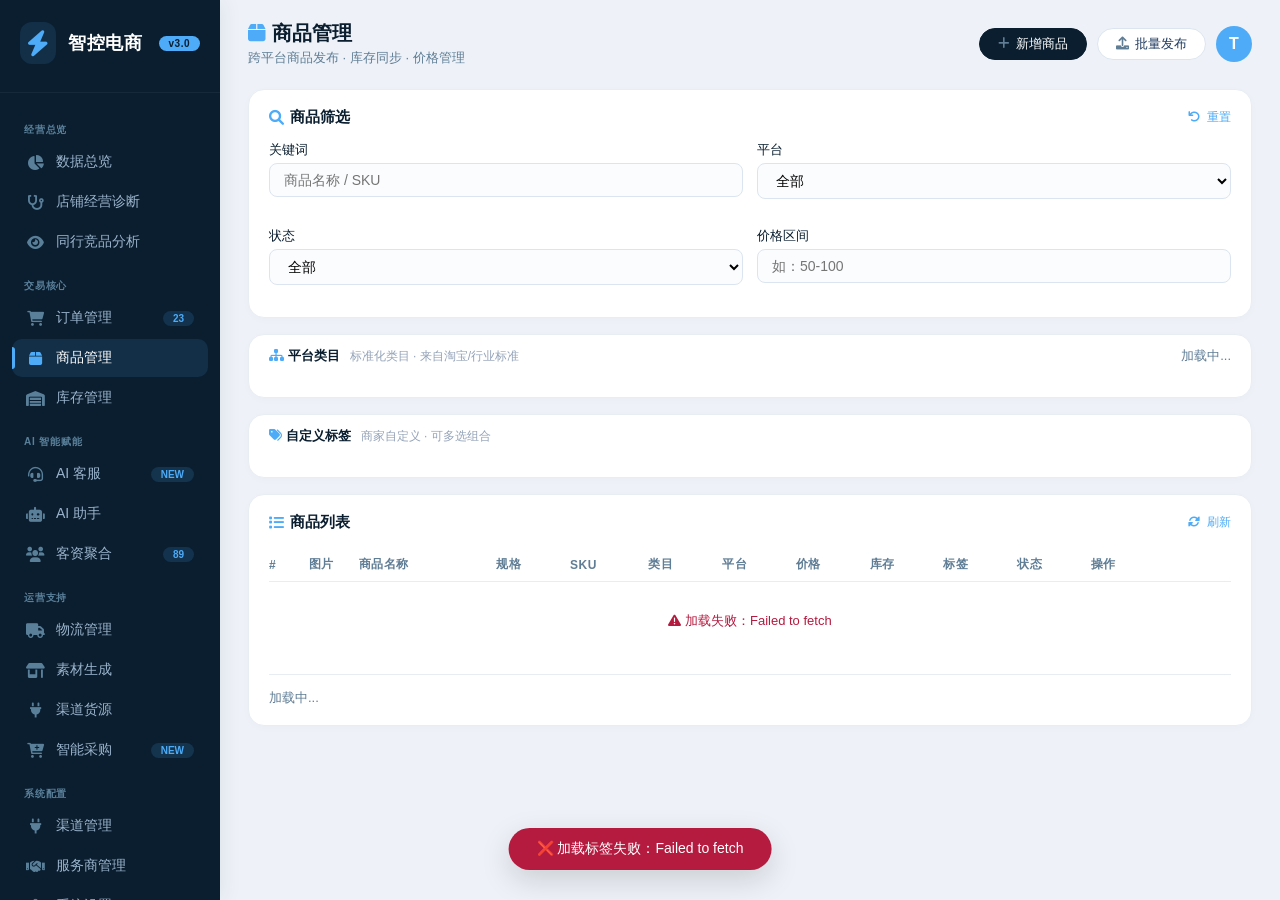
<file: 商品管理2.html>
<!DOCTYPE html>
<html lang="zh-CN">
<head>
    <meta charset="UTF-8">
    <meta name="viewport" content="width=device-width, initial-scale=1.0">
    <title>电商运营后台 · 商品管理（含新增/编辑弹窗）</title>
    <link rel="stylesheet" href="https://cdnjs.cloudflare.com/ajax/libs/font-awesome/6.0.0-beta3/css/all.min.css">
    <style>
        /* ===== 全局重置 ===== */
        * { margin: 0; padding: 0; box-sizing: border-box; }
        body {
            font-family: -apple-system, BlinkMacSystemFont, 'Segoe UI', Roboto, 'PingFang SC', 'Microsoft YaHei', sans-serif;
            background: #eef2f8;
            color: #0a1a2b;
            display: flex;
            min-height: 100vh;
        }
        /* ===== 左侧导航 ===== */
        .sidebar {
            width: 220px;
            background: #0a1e2f;
            color: #b8cfe0;
            display: flex;
            flex-direction: column;
            flex-shrink: 0;
            height: 100vh;
            position: sticky;
            top: 0;
            overflow-y: auto;
            box-shadow: 2px 0 20px rgba(10,30,47,0.08);
            z-index: 100;
            transition: 0.2s;
        }
        .sidebar::-webkit-scrollbar { width: 3px; }
        .sidebar::-webkit-scrollbar-track { background: rgba(255,255,255,0.02); }
        .sidebar::-webkit-scrollbar-thumb { background: rgba(255,255,255,0.15); border-radius: 10px; }
        .sidebar .logo {
            padding: 22px 20px 28px 20px;
            border-bottom: 1px solid rgba(255,255,255,0.05);
            display: flex;
            align-items: center;
            gap: 12px;
        }
        .sidebar .logo i {
            font-size: 26px;
            color: #4dabf7;
            background: rgba(77,171,247,0.12);
            padding: 8px;
            border-radius: 12px;
        }
        .sidebar .logo span {
            font-size: 18px;
            font-weight: 700;
            color: white;
            letter-spacing: 0.5px;
        }
        .sidebar .logo .badge {
            font-size: 10px;
            background: #4dabf7;
            color: #0a1e2f;
            padding: 2px 10px;
            border-radius: 30px;
            font-weight: 600;
            margin-left: auto;
        }
        .sidebar .nav {
            flex: 1;
            padding: 16px 12px 20px;
        }
        .sidebar .nav .section-label {
            font-size: 10px;
            text-transform: uppercase;
            letter-spacing: 0.08em;
            color: #5a7f99;
            padding: 14px 12px 6px 12px;
            font-weight: 600;
            margin-top: 4px;
        }
        .sidebar .nav .section-label:first-of-type { margin-top: 0; }
        .sidebar .nav .item {
            display: flex;
            align-items: center;
            gap: 12px;
            padding: 10px 14px;
            border-radius: 10px;
            color: #9bb4cc;
            font-size: 14px;
            font-weight: 500;
            cursor: pointer;
            transition: 0.15s;
            margin-bottom: 2px;
            position: relative;
        }
        .sidebar .nav .item i {
            width: 18px;
            font-size: 15px;
            text-align: center;
            color: #5a7f99;
            transition: 0.15s;
        }
        .sidebar .nav .item:hover {
            background: rgba(255,255,255,0.05);
            color: #d4e4f0;
        }
        .sidebar .nav .item:hover i { color: #7aaed9; }
        .sidebar .nav .item.active {
            background: rgba(77,171,247,0.12);
            color: white;
        }
        .sidebar .nav .item.active i { color: #4dabf7; }
        .sidebar .nav .item.active::before {
            content: '';
            position: absolute;
            left: 0;
            top: 20%;
            height: 60%;
            width: 3px;
            background: #4dabf7;
            border-radius: 0 4px 4px 0;
        }
        .sidebar .nav .item .tag {
            margin-left: auto;
            background: rgba(77,171,247,0.15);
            color: #4dabf7;
            font-size: 10px;
            padding: 2px 10px;
            border-radius: 30px;
            font-weight: 600;
        }
        .sidebar .bottom {
            padding: 16px 20px 20px;
            border-top: 1px solid rgba(255,255,255,0.05);
            font-size: 13px;
            color: #5a7f99;
            display: flex;
            align-items: center;
            gap: 10px;
        }
        .sidebar .bottom i { font-size: 16px; }

        /* ===== 主内容 ===== */
        .main {
            flex: 1;
            padding: 20px 28px 40px;
            max-width: calc(100% - 220px);
            min-width: 0;
        }
        .topbar {
            display: flex;
            justify-content: space-between;
            align-items: center;
            margin-bottom: 22px;
            flex-wrap: wrap;
            gap: 12px;
        }
        .topbar .left h2 { font-size: 20px; font-weight: 600; color: #0a1e2f; }
        .topbar .left p { font-size: 13px; color: #5f7d95; margin-top: 2px; }
        .topbar .right { display: flex; gap: 10px; align-items: center; flex-wrap: wrap; }
        .topbar .right .btn {
            padding: 6px 18px; border-radius: 30px; border: 1px solid #dce5ef;
            background: white; font-size: 13px; font-weight: 500; color: #1e3a5f;
            display: flex; align-items: center; gap: 6px; cursor: pointer; transition: 0.1s;
        }
        .topbar .right .btn:hover { background: #f5f8fc; }
        .topbar .right .btn-primary { background: #0a1e2f; border-color: #0a1e2f; color: white; }
        .topbar .right .btn-primary:hover { background: #1a3a5a; }
        .topbar .right .btn-primary i { color: rgba(255,255,255,0.7); }
        .topbar .right .btn i { color: #5f7d95; }
        .topbar .right .avatar {
            width: 36px; height: 36px; border-radius: 50%; background: #4dabf7; color: white;
            display: flex; align-items: center; justify-content: center; font-size: 16px; font-weight: 600;
        }

        .page { display: none; animation: fadeIn 0.25s ease; }
        .page.active { display: block; }
        @keyframes fadeIn { from { opacity: 0.6; transform: translateY(6px); } to { opacity: 1; transform: translateY(0); } }

        .card {
            background: white; border-radius: 16px; padding: 18px 20px;
            border: 1px solid #e8edf4; box-shadow: 0 2px 8px rgba(10,30,47,0.02);
            transition: 0.15s; margin-bottom: 16px;
        }
        .card:hover { border-color: #c8d8e8; }
        .card-header {
            display: flex; justify-content: space-between; align-items: center; margin-bottom: 14px;
        }
        .card-header h3 {
            font-size: 15px; font-weight: 600; color: #0a1e2f; display: flex; align-items: center; gap: 6px;
        }
        .card-header h3 i { color: #4dabf7; }
        .card-header .action { font-size: 12px; color: #4dabf7; font-weight: 500; cursor: pointer; }
        .card-header .action i { margin-right: 4px; }

        .table-wrap { overflow-x: auto; }
        .table-wrap table { width: 100%; border-collapse: collapse; font-size: 13px; }
        .table-wrap th {
            text-align: left; padding: 10px 4px 8px 0; font-weight: 600; color: #5f7d95;
            border-bottom: 1px solid #e8edf4; font-size: 12px;
            text-transform: uppercase; letter-spacing: 0.04em;
        }
        .table-wrap td {
            padding: 10px 4px 10px 0; border-bottom: 1px solid #f0f4f9; color: #0a1e2f;
        }
        .table-wrap tr:last-child td { border: none; }
        .table-wrap .product-img {
            width: 40px; height: 40px; background: #e8edf4; border-radius: 8px;
            display: flex; align-items: center; justify-content: center;
            color: #7e9cb0; font-size: 18px; overflow: hidden; flex-shrink: 0;
        }
        .table-wrap .product-img img { width: 100%; height: 100%; object-fit: cover; }

        /* ===== 类目树筛选 ===== */
        .category-filter-container {
            display: flex; flex-direction: column; gap: 8px; padding: 10px 0 4px 0; width: 100%;
        }
        .category-level {
            display: flex; flex-wrap: wrap; align-items: center; gap: 6px;
        }
        .category-level .level-label {
            font-size: 12px; font-weight: 600; color: #5f7d95;
            margin-right: 4px; min-width: 36px;
        }
        .category-level .cat-tag {
            padding: 3px 14px; border-radius: 30px; border: 1px solid #dce5ef;
            font-size: 12px; cursor: pointer; background: white; color: #5f7d95;
            transition: 0.15s; white-space: nowrap;
        }
        .category-level .cat-tag:hover {
            border-color: #4dabf7; color: #2a7faa; background: #f5f9fe;
        }
        .category-level .cat-tag.active {
            background: #0a1e2f; border-color: #0a1e2f; color: white;
        }
        .category-level .cat-tag .count {
            font-size: 10px; color: #94a3b8; margin-left: 3px;
        }
        .category-level .cat-tag.active .count { color: rgba(255,255,255,0.5); }
        .category-divider {
            width: 100%; height: 1px; background: #e8edf4; margin: 4px 0;
        }

        /* ===== 标签筛选 ===== */
        .tags-filter-bar {
            display: flex; flex-wrap: wrap; align-items: center; gap: 8px;
            padding: 10px 0 4px 0;
        }
        .tags-filter-bar .level-label {
            font-size: 12px; font-weight: 600; color: #5f7d95;
            margin-right: 4px; min-width: 36px;
        }
        .tag-chip {
            display: inline-flex; align-items: center; gap: 4px;
            padding: 3px 12px; border-radius: 30px; font-size: 12px;
            cursor: pointer; transition: 0.15s; border: 1px solid transparent;
            background: #f0f4f9; color: #5f7d95;
        }
        .tag-chip:hover { transform: scale(1.02); }
        .tag-chip.active {
            color: white;
            box-shadow: 0 2px 6px rgba(0,0,0,0.1);
        }
        .tag-chip .count { font-size: 10px; opacity: 0.8; }
        .tag-chip .remove-tag {
            font-size: 10px; margin-left: 2px; opacity: 0.7;
            cursor: pointer;
        }
        .tag-chip .remove-tag:hover { opacity: 1; }
        .tag-new-btn {
            padding: 3px 12px; border-radius: 30px; border: 1px dashed #dce5ef;
            font-size: 12px; cursor: pointer; background: white; color: #5f7d95;
            transition: 0.15s;
        }
        .tag-new-btn:hover { border-color: #4dabf7; color: #2a7faa; background: #f5f9fe; }

        /* ===== 徽章 ===== */
        .badge {
            padding: 3px 12px; border-radius: 30px; font-size: 11px;
            font-weight: 500; white-space: nowrap; display: inline-block;
        }
        .badge.taobao { background: #fef0e6; color: #b55a1a; }
        .badge.douyin { background: #e9f0ff; color: #1a5bb5; }
        .badge.pdd { background: #fde8ed; color: #b51a3f; }
        .badge.jd { background: #e6f7ec; color: #0d7c4f; }
        .badge.success { background: #e6f7ec; color: #0d7c4f; }
        .badge.warning { background: #fef0e6; color: #b55a1a; }
        .badge.danger { background: #fde8ed; color: #b51a3f; }
        .badge.info { background: #e9f0ff; color: #1a5bb5; }
        .badge.blue { background: rgba(77,171,247,0.12); color: #2a7faa; }
        .badge.orange { background: #fef0e6; color: #b55a1a; }

        /* ===== 表单 ===== */
        .form-group { margin-bottom: 14px; }
        .form-group label {
            display: block; font-size: 13px; font-weight: 500; color: #0a1e2f; margin-bottom: 4px;
        }
        .form-group input, .form-group select, .form-group textarea {
            width: 100%; padding: 8px 14px; border: 1px solid #dce5ef;
            border-radius: 8px; font-size: 14px; background: #fafcfe;
            transition: 0.15s; font-family: inherit;
        }
        .form-group input:focus, .form-group select:focus, .form-group textarea:focus {
            outline: none; border-color: #4dabf7; box-shadow: 0 0 0 3px rgba(77,171,247,0.08);
        }
        .form-group textarea { min-height: 70px; resize: vertical; }
        .form-row { display: grid; grid-template-columns: 1fr 1fr; gap: 14px; }
        .form-group.error input, .form-group.error select, .form-group.error textarea {
            border-color: #b51a3f; box-shadow: 0 0 0 3px rgba(181,26,63,0.08); background: #fff8f9;
        }
        .form-group .error-msg {
            display: none; font-size: 12px; color: #b51a3f; margin-top: 4px;
        }
        .form-group.error .error-msg { display: block; }

        /* ===== 按钮 ===== */
        .btn-sm {
            padding: 5px 14px; border-radius: 20px; border: none;
            font-size: 12px; font-weight: 500; cursor: pointer; transition: 0.1s;
            display: inline-flex; align-items: center; gap: 4px;
        }
        .btn-sm.primary { background: #0a1e2f; color: white; }
        .btn-sm.primary:hover { background: #1a3a5a; }
        .btn-sm.outline { background: transparent; border: 1px solid #dce5ef; color: #1e3a5f; }
        .btn-sm.outline:hover { background: #f5f8fc; }
        .btn-sm.blue { background: rgba(77,171,247,0.12); color: #2a7faa; }
        .btn-sm.blue:hover { background: rgba(77,171,247,0.2); }
        .btn-sm.success { background: #e6f7ec; color: #0d7c4f; }
        .btn-sm.success:hover { background: #c8f0d8; }
        .btn-sm.danger { background: #fde8ed; color: #b51a3f; }
        .btn-sm.danger:hover { background: #fcd0d9; }
        .btn-sm:active { transform: scale(0.95); }

        .flex { display: flex; align-items: center; gap: 10px; flex-wrap: wrap; }

        /* ===== Toast ===== */
        .toast {
            position: fixed; bottom: 30px; left: 50%; transform: translateX(-50%);
            background: #0a1e2f; color: white; padding: 12px 28px;
            border-radius: 40px; font-size: 14px; box-shadow: 0 10px 30px rgba(0,0,0,0.15);
            display: none; z-index: 9999; white-space: nowrap;
        }
        .toast.show { display: block; animation: fadeUp 0.3s ease; }
        @keyframes fadeUp {
            from { opacity: 0; transform: translateX(-50%) translateY(20px); }
            to { opacity: 1; transform: translateX(-50%) translateY(0); }
        }
        .toast.success { background: #0d7c4f; }
        .toast.error { background: #b51a3f; }

        /* ===== 弹窗 ===== */
        .modal-overlay {
            display: none; position: fixed; top: 0; left: 0; right: 0; bottom: 0;
            background: rgba(0,0,0,0.5); backdrop-filter: blur(4px);
            z-index: 1000; align-items: center; justify-content: center;
        }
        .modal-overlay.show { display: flex; }
        .modal-box {
            background: white; border-radius: 20px; max-width: 860px; width: 95%;
            max-height: 90vh; display: flex; flex-direction: column;
            box-shadow: 0 40px 80px rgba(0,0,0,0.3);
            animation: dialogIn 0.25s ease;
        }
        @keyframes dialogIn {
            from { opacity: 0; transform: scale(0.95) translateY(20px); }
            to { opacity: 1; transform: scale(1) translateY(0); }
        }
        .modal-header {
            display: flex; justify-content: space-between; align-items: center;
            padding: 20px 28px 16px; border-bottom: 1px solid #e8edf4; flex-shrink: 0;
        }
        .modal-header h3 {
            font-size: 18px; color: #0a1e2f; display: flex; align-items: center; gap: 10px;
        }
        .modal-header h3 i { color: #4dabf7; }
        .modal-header .close {
            font-size: 26px; color: #94a3b8; cursor: pointer;
            background: none; border: none; padding: 0 8px; line-height: 1;
        }
        .modal-header .close:hover { color: #0a1e2f; }
        .modal-tabs {
            display: flex; padding: 0 28px; border-bottom: 1px solid #e8edf4;
            flex-shrink: 0; gap: 4px; overflow-x: auto;
        }
        .modal-tabs::-webkit-scrollbar { height: 2px; }
        .modal-tabs::-webkit-scrollbar-thumb { background: #c8d8e8; border-radius: 10px; }
        .modal-tab {
            padding: 12px 18px; font-size: 13px; font-weight: 500;
            color: #5f7d95; cursor: pointer; border-bottom: 2px solid transparent;
            transition: 0.15s; white-space: nowrap; background: none;
            border-top: none; border-left: none; border-right: none; font-family: inherit;
        }
        .modal-tab:hover { color: #0a1e2f; }
        .modal-tab.active {
            color: #0a1e2f; border-bottom-color: #4dabf7; font-weight: 600;
        }
        .modal-body {
            flex: 1; overflow-y: auto; padding: 20px 28px;
        }
        .modal-body::-webkit-scrollbar { width: 4px; }
        .modal-body::-webkit-scrollbar-track { background: #f0f4f9; border-radius: 10px; }
        .modal-body::-webkit-scrollbar-thumb { background: #c8d8e8; border-radius: 10px; }
        .tab-panel { display: none; }
        .tab-panel.active { display: block; animation: fadeIn 0.2s ease; }
        .modal-footer {
            display: flex; gap: 10px; justify-content: flex-end;
            padding: 16px 28px 20px; border-top: 1px solid #e8edf4;
            flex-shrink: 0; flex-wrap: wrap;
        }

        /* 图片详情 Tab */
        .media-upload-section { margin-bottom: 18px; }
        .media-upload-section .media-label {
            display: block; font-size: 13px; font-weight: 500;
            color: #0a1e2f; margin-bottom: 8px;
        }
        .media-upload-section .media-label i { color: #4dabf7; margin-right: 4px; }
        .main-upload-area {
            display: flex; gap: 16px; align-items: flex-start; flex-wrap: wrap;
        }
        .main-upload-preview {
            width: 180px; height: 180px; border-radius: 12px;
            border: 2px dashed #dce5ef; background: #fafcfe;
            display: flex; flex-direction: column; align-items: center; justify-content: center;
            color: #94a3b8; position: relative; overflow: hidden;
            cursor: pointer; transition: 0.15s; flex-shrink: 0;
        }
        .main-upload-preview:hover { border-color: #4dabf7; background: #f0f7fe; }
        .main-upload-preview.has-image { border-style: solid; border-color: #e8edf4; background: white; }
        .main-upload-preview img { width: 100%; height: 100%; object-fit: cover; }
        .main-upload-preview .placeholder { text-align: center; }
        .main-upload-preview .placeholder i { font-size: 32px; display: block; margin-bottom: 6px; }
        .main-upload-preview .placeholder span { font-size: 12px; }
        .main-upload-actions {
            display: flex; flex-direction: column; gap: 8px; flex: 1; min-width: 180px;
        }
        .sub-upload-grid {
            display: grid; grid-template-columns: repeat(5, 1fr); gap: 10px;
        }
        .sub-upload-item {
            aspect-ratio: 1/1; border-radius: 10px; border: 2px dashed #dce5ef;
            background: #fafcfe; display: flex; flex-direction: column;
            align-items: center; justify-content: center; color: #94a3b8;
            cursor: pointer; transition: 0.15s; font-size: 12px;
            position: relative; overflow: hidden;
        }
        .sub-upload-item:hover { border-color: #4dabf7; background: #f0f7fe; color: #4dabf7; }
        .sub-upload-item.filled { border-style: solid; border-color: #e8edf4; background: white; }
        .sub-upload-item img { width: 100%; height: 100%; object-fit: cover; }
        .sub-upload-item i { font-size: 22px; margin-bottom: 4px; }
        .sub-upload-item .remove-btn {
            position: absolute; top: 4px; right: 4px;
            width: 22px; height: 22px; border-radius: 50%;
            background: rgba(181,26,63,0.9); color: white; border: none;
            cursor: pointer; font-size: 10px; display: flex;
            align-items: center; justify-content: center;
            opacity: 0; transition: 0.15s; z-index: 2;
        }
        .sub-upload-item:hover .remove-btn { opacity: 1; }
        .video-upload-area {
            display: flex; gap: 16px; align-items: flex-start; flex-wrap: wrap;
        }
        .video-upload-preview {
            width: 240px; height: 135px; border-radius: 12px;
            border: 2px dashed #dce5ef; background: #fafcfe;
            display: flex; flex-direction: column; align-items: center; justify-content: center;
            color: #94a3b8; position: relative; overflow: hidden;
            cursor: pointer; transition: 0.15s; flex-shrink: 0;
        }
        .video-upload-preview:hover { border-color: #4dabf7; background: #f0f7fe; }
        .video-upload-preview.has-video { border-style: solid; border-color: #e8edf4; background: #0a0e14; }
        .video-upload-preview video { width: 100%; height: 100%; object-fit: contain; }
        .video-upload-preview .placeholder i { font-size: 32px; display: block; margin-bottom: 4px; }
        .video-upload-preview .placeholder span { font-size: 12px; }
        .detail-editor-toolbar {
            display: flex; flex-wrap: wrap; gap: 4px; padding: 6px 10px;
            background: #fafcfe; border: 1px solid #e8edf4;
            border-radius: 10px 10px 0 0; border-bottom: none;
        }
        .detail-editor-toolbar button {
            padding: 5px 10px; border: 1px solid #dce5ef; border-radius: 6px;
            background: white; color: #1e3a5f; font-size: 12px;
            cursor: pointer; display: flex; align-items: center; gap: 3px; transition: 0.15s;
        }
        .detail-editor-toolbar button:hover {
            border-color: #4dabf7; color: #2a7faa; background: #f0f7fe;
        }
        .detail-editor-toolbar .separator {
            width: 1px; background: #e8edf4; margin: 3px 4px;
        }
        .detail-editor-toolbar .upload-img-btn { position: relative; overflow: hidden; }
        .detail-editor-toolbar .upload-img-btn input {
            position: absolute; top: 0; left: 0; right: 0; bottom: 0;
            opacity: 0; cursor: pointer;
        }
        .detail-editor {
            min-height: 200px; max-height: 400px; overflow-y: auto;
            padding: 12px 16px; border: 1px solid #e8edf4;
            border-radius: 0 0 10px 10px; background: white;
            font-size: 14px; line-height: 1.7; color: #0a1e2f;
            outline: none; transition: 0.15s;
        }
        .detail-editor:focus { border-color: #4dabf7; box-shadow: 0 0 0 3px rgba(77,171,247,0.08); }
        .detail-editor:empty:before {
            content: attr(data-placeholder); color: #94a3b8; pointer-events: none;
        }
        .detail-editor img {
            width: 100%; height: auto; max-width: 100%;
            border-radius: 6px; margin: 8px 0; display: block;
        }
        .inline-upload-btn {
            position: relative; overflow: hidden;
            display: inline-flex !important; cursor: pointer;
        }
        .inline-upload-btn input {
            position: absolute; top: 0; left: 0; right: 0; bottom: 0;
            opacity: 0; cursor: pointer;
        }

        /* SKU 表格 */
        .sku-table {
            width: 100%; border-collapse: collapse; font-size: 13px; margin-top: 8px;
        }
        .sku-table th {
            text-align: left; padding: 8px 6px; font-weight: 600;
            color: #5f7d95; border-bottom: 1px solid #e8edf4; font-size: 12px;
        }
        .sku-table td {
            padding: 6px 6px; border-bottom: 1px solid #f0f4f9;
        }
        .sku-table input {
            width: 100%; padding: 6px 10px; border: 1px solid #dce5ef;
            border-radius: 6px; font-size: 13px; background: #fafcfe;
        }
        .sku-table input:focus { outline: none; border-color: #4dabf7; }

        /* 类目选择（编辑弹窗内） */
        .category-selector {
            display: grid;
            grid-template-columns: 1fr 1fr 1fr;
            gap: 8px;
        }
        .category-selector select {
            width: 100%;
            padding: 8px 12px;
            border: 1px solid #dce5ef;
            border-radius: 8px;
            font-size: 13px;
            background: white;
            outline: none;
            transition: 0.15s;
        }
        .category-selector select:focus {
            border-color: #4dabf7;
            box-shadow: 0 0 0 3px rgba(77,171,247,0.08);
        }

        /* 标签选择（编辑弹窗内） */
        .tag-selector {
            display: flex; flex-wrap: wrap; gap: 6px;
            padding: 8px 0;
        }
        .tag-selector .tag-select-item {
            padding: 4px 12px; border-radius: 30px; border: 1px solid #dce5ef;
            font-size: 12px; cursor: pointer; background: white; color: #5f7d95;
            transition: 0.15s;
        }
        .tag-selector .tag-select-item.active {
            color: white; border-color: transparent;
            box-shadow: 0 2px 6px rgba(0,0,0,0.1);
        }
        .tag-selector .tag-select-item:hover { transform: scale(1.02); }

        /* 多平台同步 */
        .platform-sync-grid {
            display: grid; grid-template-columns: 1fr 1fr; gap: 12px;
        }
        .platform-sync-item {
            border: 1px solid #e8edf4; border-radius: 12px;
            padding: 14px 16px; background: #fafcfe;
            display: flex; align-items: center; gap: 12px; transition: 0.15s;
        }
        .platform-sync-item:hover { border-color: #c8d8e8; }
        .platform-sync-item .plat-icon {
            width: 40px; height: 40px; border-radius: 10px;
            display: flex; align-items: center; justify-content: center;
            font-size: 18px; color: white; flex-shrink: 0;
        }
        .platform-sync-item .plat-info { flex: 1; }
        .platform-sync-item .plat-info .plat-name { font-weight: 600; font-size: 14px; color: #0a1e2f; }
        .platform-sync-item .plat-info .plat-status { font-size: 12px; color: #5f7d95; }
        .platform-sync-item .plat-toggle { flex-shrink: 0; }

        .toggle {
            width: 40px; height: 22px; background: #dce5ef;
            border-radius: 30px; position: relative; cursor: pointer;
            transition: 0.2s; flex-shrink: 0;
        }
        .toggle.active { background: #4dabf7; }
        .toggle .knob {
            width: 16px; height: 16px; background: white; border-radius: 16px;
            position: absolute; top: 3px; left: 3px; transition: 0.2s;
            box-shadow: 0 1px 4px rgba(0,0,0,0.10);
        }
        .toggle.active .knob { left: 21px; }

        /* 加载遮罩 */
        .loading-overlay {
            position: fixed; top: 0; left: 0; right: 0; bottom: 0;
            background: rgba(255,255,255,0.85); display: none;
            align-items: center; justify-content: center; z-index: 10000;
        }
        .loading-overlay.show { display: flex; }
        .loading-overlay .spinner {
            width: 48px; height: 48px; border-radius: 50%;
            border: 4px solid #e8edf4; border-top-color: #4dabf7;
            animation: spin 0.8s linear infinite;
        }
        @keyframes spin { to { transform: rotate(360deg); } }

        /* 响应式 */
        @media (max-width: 1200px) {
            .form-row { grid-template-columns: 1fr; }
            .platform-sync-grid { grid-template-columns: 1fr; }
            .category-selector { grid-template-columns: 1fr; }
        }
        @media (max-width: 768px) {
            .sidebar { width: 60px; }
            .sidebar .logo span,
            .sidebar .logo .badge,
            .sidebar .nav .item span,
            .sidebar .nav .section-label,
            .sidebar .bottom span,
            .sidebar .nav .item .tag { display: none; }
            .sidebar .logo { padding: 16px 12px; justify-content: center; }
            .sidebar .logo i { font-size: 20px; padding: 6px; }
            .sidebar .nav .item { justify-content: center; padding: 12px; }
            .sidebar .nav .item i { font-size: 18px; width: auto; }
            .sidebar .bottom { justify-content: center; }
            .sidebar .bottom i { font-size: 18px; }
            .main { max-width: calc(100% - 60px); padding: 14px; }
            .topbar { flex-direction: column; align-items: flex-start; }
            .modal-box { max-width: 100%; width: 100%; max-height: 100vh; border-radius: 0; }
            .modal-header { padding: 16px 18px 12px; }
            .modal-tabs { padding: 0 18px; }
            .modal-tab { padding: 10px 12px; font-size: 12px; }
            .modal-body { padding: 16px 18px; }
            .modal-footer { padding: 12px 18px 16px; }
            .sub-upload-grid { grid-template-columns: repeat(3, 1fr); }
            .form-row { grid-template-columns: 1fr; }
        }
        @media (max-width: 480px) {
            .sub-upload-grid { grid-template-columns: repeat(2, 1fr); }
        }
    </style>
</head>
<body>

<!-- ===== 左侧导航 ===== -->
<div class="sidebar">
    <div class="logo">
        <i class="fas fa-bolt"></i>
        <span>智控电商</span>
        <span class="badge">v3.0</span>
    </div>
    <div class="nav">
        <div class="section-label">经营总览</div>
        <div class="item" data-page="page-dashboard"><i class="fas fa-chart-pie"></i><span>数据总览</span></div>
        <div class="item" data-page="page-ai"><i class="fas fa-stethoscope"></i><span>店铺经营诊断</span></div>
        <div class="item" data-page="page-competitor"><i class="fas fa-eye"></i><span>同行竞品分析</span></div>

        <div class="section-label">交易核心</div>
        <div class="item" data-page="page-orders"><i class="fas fa-shopping-cart"></i><span>订单管理</span><span class="tag">23</span></div>
        <div class="item active" data-page="page-products"><i class="fas fa-box"></i><span>商品管理</span></div>
        <div class="item" data-page="page-inventory"><i class="fas fa-warehouse"></i><span>库存管理</span></div>

        <div class="section-label">AI 智能赋能</div>
        <div class="item" data-page="page-ai-service"><i class="fas fa-headset"></i><span>AI 客服</span><span class="tag">NEW</span></div>
        <div class="item" data-page="page-ai-assistant"><i class="fas fa-robot"></i><span>AI 助手</span></div>
        <div class="item" data-page="page-customer"><i class="fas fa-users"></i><span>客资聚合</span><span class="tag">89</span></div>

        <div class="section-label">运营支持</div>
        <div class="item" data-page="page-logistics"><i class="fas fa-truck"></i><span>物流管理</span></div>
        <div class="item" data-page="page-sourcing"><i class="fas fa-store-alt"></i><span>素材生成</span></div>
        <div class="item" data-page="page-channels"><i class="fas fa-plug"></i><span>渠道货源</span></div>
        <div class="item" data-page="page-procurement"><i class="fas fa-cart-plus"></i><span>智能采购</span><span class="tag">NEW</span></div>

        <div class="section-label">系统配置</div>
        <div class="item" data-page="page-channels-config"><i class="fas fa-plug"></i><span>渠道管理</span></div>
        <div class="item" data-page="page-agents"><i class="fas fa-handshake"></i><span>服务商管理</span></div>
        <div class="item" data-page="page-settings"><i class="fas fa-cog"></i><span>系统设置</span></div>
    </div>
    <div class="bottom">
        <i class="fas fa-shield-alt"></i>
        <span>数据加密 · 安全</span>
    </div>
</div>

<!-- ===== 主内容 ===== -->
<div class="main">

    <!-- ============================================================ -->
    <!-- 商品管理 -->
    <!-- ============================================================ -->
    <div id="page-products" class="page active">
        <div class="topbar">
            <div class="left"><h2><i class="fas fa-box" style="color:#4dabf7;"></i> 商品管理</h2><p>跨平台商品发布 · 库存同步 · 价格管理</p></div>
            <div class="right">
                <span class="btn btn-primary" onclick="openAddModal()"><i class="fas fa-plus"></i> 新增商品</span>
                <span class="btn" onclick="showToast('📤 批量发布功能演示')"><i class="fas fa-upload"></i> 批量发布</span>
                <span class="avatar">T</span>
            </div>
        </div>

        <!-- 商品筛选 -->
        <div class="card">
            <div class="card-header"><h3><i class="fas fa-search"></i> 商品筛选</h3><span class="action" onclick="resetProductFilters()"><i class="fas fa-undo"></i> 重置</span></div>
            <div class="form-row">
                <div class="form-group"><label>关键词</label><input type="text" placeholder="商品名称 / SKU" id="productSearch" onkeyup="filterProducts()"></div>
                <div class="form-group"><label>平台</label><select id="productPlatformFilter" onchange="filterProducts()"><option value="all">全部</option><option>淘宝</option><option>抖音</option><option>拼多多</option><option>京东</option></select></div>
                <div class="form-group"><label>状态</label><select id="productStatusFilter" onchange="filterProducts()"><option value="all">全部</option><option>在售</option><option>下架</option><option>待审核</option></select></div>
                <div class="form-group"><label>价格区间</label><input type="text" placeholder="如：50-100" id="productPriceFilter" onkeyup="filterProducts()"></div>
            </div>
        </div>

        <!-- 平台类目树 -->
        <div class="card" style="padding:12px 20px;">
            <div style="display:flex; align-items:center; gap:10px; flex-wrap:wrap; margin-bottom:6px;">
                <span style="font-weight:600; color:#0a1e2f; font-size:13px;"><i class="fas fa-sitemap" style="color:#4dabf7;"></i> 平台类目</span>
                <span style="font-size:12px; color:#94a3b8;">标准化类目 · 来自淘宝/行业标准</span>
                <span style="margin-left:auto; font-size:13px; color:#5f7d95;" id="productCount">加载中...</span>
            </div>
            <div class="category-filter-container" id="categoryFilterContainer">
                <!-- 动态渲染三级类目 -->
            </div>
        </div>

        <!-- 自定义标签 -->
        <div class="card" style="padding:12px 20px;">
            <div style="display:flex; align-items:center; gap:10px; flex-wrap:wrap; margin-bottom:6px;">
                <span style="font-weight:600; color:#0a1e2f; font-size:13px;"><i class="fas fa-tags" style="color:#4dabf7;"></i> 自定义标签</span>
                <span style="font-size:12px; color:#94a3b8;">商家自定义 · 可多选组合</span>
            </div>
            <div class="tags-filter-bar" id="tagsFilterBar">
                <!-- 动态渲染标签 -->
            </div>
        </div>

        <!-- 商品列表 -->
        <div class="card">
            <div class="card-header">
                <h3><i class="fas fa-list"></i> 商品列表</h3>
                <span class="action" onclick="loadProducts()"><i class="fas fa-sync-alt"></i> 刷新</span>
            </div>
            <div class="table-wrap">
                <table>
                    <thead>
                        <tr>
                            <th style="width:40px;">#</th>
                            <th style="width:50px;">图片</th>
                            <th>商品名称</th>
                            <th>规格</th>
                            <th>SKU</th>
                            <th>类目</th>
                            <th>平台</th>
                            <th>价格</th>
                            <th>库存</th>
                            <th>标签</th>
                            <th>状态</th>
                            <th style="width:140px;">操作</th>
                        </tr>
                    </thead>
                    <tbody id="productTableBody">
                        <tr><td colspan="12" style="text-align:center; padding:30px; color:#94a3b8;">
                            <i class="fas fa-spinner fa-spin"></i> 加载中...
                        </td></tr>
                    </tbody>
                </table>
            </div>
            <div style="display:flex; justify-content:space-between; align-items:center; margin-top:14px; padding-top:14px; border-top:1px solid #e8edf4; flex-wrap:wrap; gap:10px;">
                <span style="font-size:13px; color:#5f7d95;" id="productCountFooter">加载中...</span>
            </div>
        </div>
    </div>

</div>

<!-- ============================================================ -->
<!-- 编辑商品弹窗 -->
<!-- ============================================================ -->
<div class="modal-overlay" id="editModal" onclick="if(event.target===this) closeEditModal()">
    <div class="modal-box">
        <div class="modal-header">
            <h3><i class="fas fa-edit"></i> 编辑商品 · <span id="editModalTitle">云山茶叶礼盒</span></h3>
            <button class="close" onclick="closeEditModal()">&times;</button>
        </div>

        <div class="modal-tabs" id="editModalTabs">
            <button class="modal-tab active" data-tab="edit-tab-basic" onclick="switchEditTab('edit-tab-basic')">基础信息</button>
            <button class="modal-tab" data-tab="edit-tab-category" onclick="switchEditTab('edit-tab-category')">类目标签</button>
            <button class="modal-tab" data-tab="edit-tab-images" onclick="switchEditTab('edit-tab-images')">图片详情</button>
            <button class="modal-tab" data-tab="edit-tab-price" onclick="switchEditTab('edit-tab-price')">价格库存</button>
            <button class="modal-tab" data-tab="edit-tab-logistics" onclick="switchEditTab('edit-tab-logistics')">物流售后</button>
            <button class="modal-tab" data-tab="edit-tab-platform" onclick="switchEditTab('edit-tab-platform')">多平台同步</button>
        </div>

        <div class="modal-body" id="editModalBody">
            <!-- Tab 1: 基础信息 -->
            <div class="tab-panel active" id="edit-tab-basic">
                <div class="form-row">
                    <div class="form-group" id="editGroupName">
                        <label>商品名称 <span style="color:#b51a3f;">*</span></label>
                        <input type="text" id="editProductName" placeholder="请输入商品名称">
                        <div class="error-msg">请输入商品名称</div>
                    </div>
                    <div class="form-group">
                        <label>商品卖点</label>
                        <input type="text" id="editProductSellPoint" placeholder="简短卖点，用于列表展示">
                    </div>
                </div>
                <div class="form-row">
                    <div class="form-group" id="editGroupSpec">
                        <label>商品规格 <span style="color:#b51a3f;">*</span></label>
                        <input type="text" id="editProductSpec" placeholder="如：500g×2 / 350ml">
                        <div class="error-msg">请输入商品规格</div>
                    </div>
                    <div class="form-group" id="editGroupSku">
                        <label>SKU 编码 <span style="color:#b51a3f;">*</span></label>
                        <input type="text" id="editProductSku" placeholder="如：YS-2026-001">
                        <div class="error-msg">请输入SKU编码</div>
                    </div>
                </div>
                <div class="form-row">
                    <div class="form-group">
                        <label>商品状态</label>
                        <select id="editProductStatus">
                            <option value="在售">在售</option>
                            <option value="下架">下架</option>
                            <option value="待审核">待审核</option>
                        </select>
                    </div>
                    <div class="form-group">
                        <label>商品简介</label>
                        <textarea id="editProductDesc" placeholder="简短描述商品特点" style="min-height:40px;"></textarea>
                    </div>
                </div>
            </div>

            <!-- Tab 2: 类目标签 -->
            <div class="tab-panel" id="edit-tab-category">
                <div class="media-upload-section">
                    <label class="media-label"><i class="fas fa-sitemap"></i> 平台类目（三级）</label>
                    <div class="category-selector">
                        <select id="editCat1Select" onchange="onEditCat1Change()"><option value="">一级类目</option></select>
                        <select id="editCat2Select" onchange="onEditCat2Change()"><option value="">二级类目</option></select>
                        <select id="editCat3Select"><option value="">三级类目</option></select>
                    </div>
                </div>

                <div class="media-upload-section">
                    <label class="media-label"><i class="fas fa-tags"></i> 自定义标签（可多选）</label>
                    <div class="tag-selector" id="editTagSelector"></div>
                    <div style="margin-top:8px;">
                        <button class="tag-new-btn" onclick="openCreateTagModal('edit')"><i class="fas fa-plus"></i> 新建标签</button>
                    </div>
                </div>
            </div>

            <!-- Tab 3: 图片详情 -->
            <div class="tab-panel" id="edit-tab-images">
                <div class="media-upload-section">
                    <label class="media-label"><i class="fas fa-star"></i> 商品主图（1 张）</label>
                    <div class="main-upload-area">
                        <div class="main-upload-preview" id="editMainPreview" onclick="document.getElementById('editMainInput').click()">
                            <div class="placeholder"><i class="fas fa-image"></i><span>点击上传主图</span></div>
                        </div>
                        <div class="main-upload-actions">
                            <button class="btn-sm primary inline-upload-btn" style="width:fit-content;">
                                <i class="fas fa-upload"></i> <span id="editMainBtnText">上传主图</span>
                                <input type="file" id="editMainInput" accept="image/*" onchange="handleEditMainUpload(event)">
                            </button>
                            <button class="btn-sm danger" id="editMainDeleteBtn" onclick="deleteEditMainImage()" disabled>
                                <i class="fas fa-trash"></i> 删除主图
                            </button>
                            <p style="font-size:12px; color:#94a3b8; margin-top:4px;">
                                <i class="fas fa-info-circle"></i> 支持 JPG、PNG、WEBP，单张不超过 2MB
                            </p>
                        </div>
                    </div>
                </div>

                <div class="media-upload-section">
                    <label class="media-label"><i class="fas fa-images"></i> 商品副图（最多 5 张）</label>
                    <div class="sub-upload-grid" id="editSubGrid"></div>
                    <input type="file" id="editSubInput" accept="image/*" style="display:none;" onchange="handleEditSubUpload(event)">
                </div>

                <div class="media-upload-section">
                    <label class="media-label"><i class="fas fa-video"></i> 商品视频（1 个）</label>
                    <div class="video-upload-area">
                        <div class="video-upload-preview" id="editVideoPreview" onclick="document.getElementById('editVideoInput').click()">
                            <div class="placeholder"><i class="fas fa-video"></i><span>点击上传视频</span></div>
                        </div>
                        <div class="main-upload-actions">
                            <button class="btn-sm primary inline-upload-btn" style="width:fit-content;">
                                <i class="fas fa-upload"></i> <span id="editVideoBtnText">上传视频</span>
                                <input type="file" id="editVideoInput" accept="video/mp4,video/webm" onchange="handleEditVideoUpload(event)">
                            </button>
                            <button class="btn-sm danger" id="editVideoDeleteBtn" onclick="deleteEditVideo()" disabled>
                                <i class="fas fa-trash"></i> 删除视频
                            </button>
                            <p style="font-size:12px; color:#94a3b8; margin-top:4px;">
                                <i class="fas fa-info-circle"></i> 支持 MP4、WEBM，单个不超过 50MB
                            </p>
                        </div>
                    </div>
                </div>

                <div class="media-upload-section">
                    <label class="media-label"><i class="fas fa-align-left"></i> 图文详情（支持粘贴图片）</label>
                    <div class="detail-editor-toolbar">
                        <button type="button" onclick="execEditCmd('bold')" title="加粗"><i class="fas fa-bold"></i></button>
                        <button type="button" onclick="execEditCmd('italic')" title="斜体"><i class="fas fa-italic"></i></button>
                        <button type="button" onclick="execEditCmd('underline')" title="下划线"><i class="fas fa-underline"></i></button>
                        <span class="separator"></span>
                        <button type="button" onclick="execEditCmd('formatBlock', '<h2>')" title="标题2">H2</button>
                        <button type="button" onclick="execEditCmd('formatBlock', '<h3>')" title="标题3">H3</button>
                        <button type="button" onclick="execEditCmd('formatBlock', '<p>')" title="正文">正文</button>
                        <span class="separator"></span>
                        <button type="button" onclick="execEditCmd('insertUnorderedList')" title="无序列表"><i class="fas fa-list-ul"></i></button>
                        <button type="button" onclick="execEditCmd('insertOrderedList')" title="有序列表"><i class="fas fa-list-ol"></i></button>
                        <span class="separator"></span>
                        <button type="button" onclick="execEditCmd('createLink', prompt('请输入链接地址：', 'https://'))" title="插入链接"><i class="fas fa-link"></i></button>
                        <button type="button" class="upload-img-btn" title="插入图片">
                            <i class="fas fa-image"></i> 插入图片
                            <input type="file" accept="image/*" onchange="handleEditDetailImageUpload(event)">
                        </button>
                        <span class="separator"></span>
                        <button type="button" onclick="execEditCmd('removeFormat')" title="清除格式"><i class="fas fa-eraser"></i></button>
                    </div>
                    <div class="detail-editor" id="editDetailEditor" contenteditable="true" data-placeholder="在这里输入商品图文详情，可以直接粘贴图片（Ctrl+V）..."></div>
                </div>
            </div>

            <!-- Tab 4: 价格库存 -->
            <div class="tab-panel" id="edit-tab-price">
                <div class="form-row">
                    <div class="form-group" id="editGroupPrice">
                        <label>一口价（元）<span style="color:#b51a3f;">*</span></label>
                        <input type="number" id="editProductPrice" value="0" step="0.01" min="0">
                        <div class="error-msg">请输入有效的价格（大于0）</div>
                    </div>
                    <div class="form-group" id="editGroupStock">
                        <label>总库存（件）<span style="color:#b51a3f;">*</span></label>
                        <input type="number" id="editProductStock" value="0" min="0">
                        <div class="error-msg">请输入有效的库存（≥0）</div>
                    </div>
                </div>
                <div class="form-row">
                    <div class="form-group">
                        <label>促销价（元）</label>
                        <input type="number" id="editProductPromoPrice" value="" step="0.01" min="0" placeholder="留空则不设促销">
                    </div>
                    <div class="form-group">
                        <label>库存预警线</label>
                        <input type="number" id="editProductSafetyStock" value="50" min="0">
                    </div>
                </div>
                <div class="form-group">
                    <label><i class="fas fa-cubes" style="color:#4dabf7;"></i> SKU 多规格管理</label>
                    <div style="display:flex; gap:8px; margin-bottom:8px;">
                        <span class="btn-sm blue" onclick="addEditSkuRow()"><i class="fas fa-plus"></i> 添加规格</span>
                    </div>
                    <table class="sku-table" id="editSkuTable">
                        <thead>
                            <tr>
                                <th style="width:30%;">规格</th>
                                <th style="width:25%;">价格（元）</th>
                                <th style="width:25%;">库存（件）</th>
                                <th style="width:20%;">操作</th>
                            </tr>
                        </thead>
                        <tbody>
                            <tr>
                                <td><input type="text" placeholder="规格名"></td>
                                <td><input type="number" value="0" step="0.01"></td>
                                <td><input type="number" value="0"></td>
                                <td><span class="btn-sm danger" onclick="removeEditSkuRow(this)"><i class="fas fa-trash"></i></span></td>
                            </tr>
                        </tbody>
                    </table>
                </div>
            </div>

            <!-- Tab 5: 物流售后 -->
            <div class="tab-panel" id="edit-tab-logistics">
                <div class="form-row">
                    <div class="form-group">
                        <label>运费模板</label>
                        <select id="editFreightTemplate">
                            <option value="默认模板">默认模板（全国包邮）</option>
                            <option value="偏远地区加价">偏远地区加价模板</option>
                            <option value="按重量计费">按重量计费模板</option>
                            <option value="自定义">自定义运费</option>
                        </select>
                    </div>
                    <div class="form-group">
                        <label>发货地</label>
                        <input type="text" id="editShipFrom" placeholder="如：浙江省杭州市">
                    </div>
                </div>
                <div class="form-group">
                    <label><i class="fas fa-shield-alt" style="color:#0d7c4f;"></i> 售后保障</label>
                    <div style="display:flex; flex-direction:column; gap:8px; margin-top:4px;">
                        <label style="display:flex; align-items:center; gap:8px; font-weight:400; font-size:14px; cursor:pointer;">
                            <input type="checkbox" checked style="width:16px; height:16px; accent-color:#4dabf7;"> 七天无理由退换
                        </label>
                        <label style="display:flex; align-items:center; gap:8px; font-weight:400; font-size:14px; cursor:pointer;">
                            <input type="checkbox" checked style="width:16px; height:16px; accent-color:#4dabf7;"> 运费险
                        </label>
                        <label style="display:flex; align-items:center; gap:8px; font-weight:400; font-size:14px; cursor:pointer;">
                            <input type="checkbox" style="width:16px; height:16px; accent-color:#4dabf7;"> 假一赔十
                        </label>
                    </div>
                </div>
            </div>

            <!-- Tab 6: 多平台同步 -->
            <div class="tab-panel" id="edit-tab-platform">
                <div style="background:#f0f7fe; border-radius:10px; padding:12px 16px; margin-bottom:16px; font-size:13px; color:#475569;">
                    <i class="fas fa-info-circle" style="color:#4dabf7;"></i> 开启同步后，商品信息将自动同步到对应平台。
                </div>
                <div class="platform-sync-grid" id="editPlatformSyncGrid">
                    <div class="platform-sync-item">
                        <div class="plat-icon" style="background:#b55a1a;"><i class="fab fa-taobao"></i></div>
                        <div class="plat-info">
                            <div class="plat-name">淘宝</div>
                            <div class="plat-status">已同步</div>
                        </div>
                        <div class="plat-toggle"><div class="toggle active" onclick="togglePlatformSync(this)"><div class="knob"></div></div></div>
                    </div>
                    <div class="platform-sync-item">
                        <div class="plat-icon" style="background:#1a5bb5;"><i class="fab fa-tiktok"></i></div>
                        <div class="plat-info">
                            <div class="plat-name">抖音</div>
                            <div class="plat-status">已同步</div>
                        </div>
                        <div class="plat-toggle"><div class="toggle active" onclick="togglePlatformSync(this)"><div class="knob"></div></div></div>
                    </div>
                    <div class="platform-sync-item">
                        <div class="plat-icon" style="background:#b51a3f;"><i class="fas fa-store"></i></div>
                        <div class="plat-info">
                            <div class="plat-name">拼多多</div>
                            <div class="plat-status">待同步</div>
                        </div>
                        <div class="plat-toggle"><div class="toggle" onclick="togglePlatformSync(this)"><div class="knob"></div></div></div>
                    </div>
                    <div class="platform-sync-item">
                        <div class="plat-icon" style="background:#0d7c4f;"><i class="fas fa-box"></i></div>
                        <div class="plat-info">
                            <div class="plat-name">京东</div>
                            <div class="plat-status">已同步</div>
                        </div>
                        <div class="plat-toggle"><div class="toggle active" onclick="togglePlatformSync(this)"><div class="knob"></div></div></div>
                    </div>
                </div>
            </div>
        </div>

        <div class="modal-footer">
            <span class="btn-sm outline" onclick="closeEditModal()">取消</span>
            <span class="btn-sm outline" onclick="saveEditDraft()"><i class="fas fa-save"></i> 保存草稿</span>
            <span class="btn-sm primary" onclick="saveEditAndPublish()"><i class="fas fa-check"></i> 保存并发布</span>
        </div>
    </div>
</div>

<!-- ============================================================ -->
<!-- 新增商品弹窗 -->
<!-- ============================================================ -->
<div class="modal-overlay" id="addModal" onclick="if(event.target===this) closeAddModal()">
    <div class="modal-box">
        <div class="modal-header">
            <h3><i class="fas fa-plus-circle"></i> 新增商品</h3>
            <button class="close" onclick="closeAddModal()">&times;</button>
        </div>

        <div class="modal-tabs" id="addModalTabs">
            <button class="modal-tab active" data-tab="add-tab-basic" onclick="switchAddTab('add-tab-basic')">基础信息</button>
            <button class="modal-tab" data-tab="add-tab-category" onclick="switchAddTab('add-tab-category')">类目标签</button>
            <button class="modal-tab" data-tab="add-tab-images" onclick="switchAddTab('add-tab-images')">图片详情</button>
            <button class="modal-tab" data-tab="add-tab-price" onclick="switchAddTab('add-tab-price')">价格库存</button>
            <button class="modal-tab" data-tab="add-tab-logistics" onclick="switchAddTab('add-tab-logistics')">物流售后</button>
            <button class="modal-tab" data-tab="add-tab-platform" onclick="switchAddTab('add-tab-platform')">多平台同步</button>
        </div>

        <div class="modal-body" id="addModalBody">
            <!-- Tab 1: 基础信息 -->
            <div class="tab-panel active" id="add-tab-basic">
                <div class="form-row">
                    <div class="form-group" id="addGroupName">
                        <label>商品名称 <span style="color:#b51a3f;">*</span></label>
                        <input type="text" id="addProductName" placeholder="请输入商品名称">
                        <div class="error-msg">请输入商品名称</div>
                    </div>
                    <div class="form-group">
                        <label>商品卖点</label>
                        <input type="text" id="addProductSellPoint" placeholder="简短卖点，用于列表展示">
                    </div>
                </div>
                <div class="form-row">
                    <div class="form-group" id="addGroupSpec">
                        <label>商品规格 <span style="color:#b51a3f;">*</span></label>
                        <input type="text" id="addProductSpec" placeholder="如：500g×2 / 350ml">
                        <div class="error-msg">请输入商品规格</div>
                    </div>
                    <div class="form-group" id="addGroupSku">
                        <label>SKU 编码 <span style="color:#b51a3f;">*</span></label>
                        <input type="text" id="addProductSku" placeholder="如：YS-2026-009">
                        <div class="error-msg">请输入SKU编码</div>
                    </div>
                </div>
                <div class="form-row">
                    <div class="form-group">
                        <label>商品状态</label>
                        <select id="addProductStatus">
                            <option value="在售">在售</option>
                            <option value="下架">下架</option>
                            <option value="待审核">待审核</option>
                        </select>
                    </div>
                    <div class="form-group">
                        <label>商品简介</label>
                        <textarea id="addProductDesc" placeholder="简短描述商品特点" style="min-height:40px;"></textarea>
                    </div>
                </div>
            </div>

            <!-- Tab 2: 类目标签 -->
            <div class="tab-panel" id="add-tab-category">
                <div class="media-upload-section">
                    <label class="media-label"><i class="fas fa-sitemap"></i> 平台类目（三级）</label>
                    <div class="category-selector">
                        <select id="addCat1Select" onchange="onAddCat1Change()"><option value="">一级类目</option></select>
                        <select id="addCat2Select" onchange="onAddCat2Change()"><option value="">二级类目</option></select>
                        <select id="addCat3Select"><option value="">三级类目</option></select>
                    </div>
                </div>
                <div class="media-upload-section">
                    <label class="media-label"><i class="fas fa-tags"></i> 自定义标签（可多选）</label>
                    <div class="tag-selector" id="addTagSelector"></div>
                    <div style="margin-top:8px;">
                        <button class="tag-new-btn" onclick="openCreateTagModal('add')"><i class="fas fa-plus"></i> 新建标签</button>
                    </div>
                </div>
            </div>

            <!-- Tab 3: 图片详情 -->
            <div class="tab-panel" id="add-tab-images">
                <div class="media-upload-section">
                    <label class="media-label"><i class="fas fa-star"></i> 商品主图（1 张）</label>
                    <div class="main-upload-area">
                        <div class="main-upload-preview" id="addMainPreview" onclick="document.getElementById('addMainInput').click()">
                            <div class="placeholder"><i class="fas fa-image"></i><span>点击上传主图</span></div>
                        </div>
                        <div class="main-upload-actions">
                            <button class="btn-sm primary inline-upload-btn" style="width:fit-content;">
                                <i class="fas fa-upload"></i> <span id="addMainBtnText">上传主图</span>
                                <input type="file" id="addMainInput" accept="image/*" onchange="handleAddMainUpload(event)">
                            </button>
                            <button class="btn-sm danger" id="addMainDeleteBtn" onclick="deleteAddMainImage()" disabled>
                                <i class="fas fa-trash"></i> 删除主图
                            </button>
                            <p style="font-size:12px; color:#94a3b8; margin-top:4px;">
                                <i class="fas fa-info-circle"></i> 支持 JPG、PNG、WEBP，单张不超过 2MB
                            </p>
                        </div>
                    </div>
                </div>
                <div class="media-upload-section">
                    <label class="media-label"><i class="fas fa-images"></i> 商品副图（最多 5 张）</label>
                    <div class="sub-upload-grid" id="addSubGrid"></div>
                    <input type="file" id="addSubInput" accept="image/*" style="display:none;" onchange="handleAddSubUpload(event)">
                </div>
                <div class="media-upload-section">
                    <label class="media-label"><i class="fas fa-video"></i> 商品视频（1 个）</label>
                    <div class="video-upload-area">
                        <div class="video-upload-preview" id="addVideoPreview" onclick="document.getElementById('addVideoInput').click()">
                            <div class="placeholder"><i class="fas fa-video"></i><span>点击上传视频</span></div>
                        </div>
                        <div class="main-upload-actions">
                            <button class="btn-sm primary inline-upload-btn" style="width:fit-content;">
                                <i class="fas fa-upload"></i> <span id="addVideoBtnText">上传视频</span>
                                <input type="file" id="addVideoInput" accept="video/mp4,video/webm" onchange="handleAddVideoUpload(event)">
                            </button>
                            <button class="btn-sm danger" id="addVideoDeleteBtn" onclick="deleteAddVideo()" disabled>
                                <i class="fas fa-trash"></i> 删除视频
                            </button>
                            <p style="font-size:12px; color:#94a3b8; margin-top:4px;">
                                <i class="fas fa-info-circle"></i> 支持 MP4、WEBM，单个不超过 50MB
                            </p>
                        </div>
                    </div>
                </div>
                <div class="media-upload-section">
                    <label class="media-label"><i class="fas fa-align-left"></i> 图文详情（支持粘贴图片）</label>
                    <div class="detail-editor-toolbar">
                        <button type="button" onclick="execAddCmd('bold')" title="加粗"><i class="fas fa-bold"></i></button>
                        <button type="button" onclick="execAddCmd('italic')" title="斜体"><i class="fas fa-italic"></i></button>
                        <button type="button" onclick="execAddCmd('underline')" title="下划线"><i class="fas fa-underline"></i></button>
                        <span class="separator"></span>
                        <button type="button" onclick="execAddCmd('formatBlock', '<h2>')" title="标题2">H2</button>
                        <button type="button" onclick="execAddCmd('formatBlock', '<h3>')" title="标题3">H3</button>
                        <button type="button" onclick="execAddCmd('formatBlock', '<p>')" title="正文">正文</button>
                        <span class="separator"></span>
                        <button type="button" onclick="execAddCmd('insertUnorderedList')" title="无序列表"><i class="fas fa-list-ul"></i></button>
                        <button type="button" onclick="execAddCmd('insertOrderedList')" title="有序列表"><i class="fas fa-list-ol"></i></button>
                        <span class="separator"></span>
                        <button type="button" onclick="execAddCmd('createLink', prompt('请输入链接地址：', 'https://'))" title="插入链接"><i class="fas fa-link"></i></button>
                        <button type="button" class="upload-img-btn" title="插入图片">
                            <i class="fas fa-image"></i> 插入图片
                            <input type="file" accept="image/*" onchange="handleAddDetailImageUpload(event)">
                        </button>
                        <span class="separator"></span>
                        <button type="button" onclick="execAddCmd('removeFormat')" title="清除格式"><i class="fas fa-eraser"></i></button>
                    </div>
                    <div class="detail-editor" id="addDetailEditor" contenteditable="true" data-placeholder="在这里输入商品图文详情，可以直接粘贴图片（Ctrl+V）..."></div>
                </div>
            </div>

            <!-- Tab 4: 价格库存 -->
            <div class="tab-panel" id="add-tab-price">
                <div class="form-row">
                    <div class="form-group" id="addGroupPrice">
                        <label>一口价（元）<span style="color:#b51a3f;">*</span></label>
                        <input type="number" id="addProductPrice" value="" step="0.01" min="0" placeholder="请输入价格">
                        <div class="error-msg">请输入有效的价格（大于0）</div>
                    </div>
                    <div class="form-group" id="addGroupStock">
                        <label>总库存（件）<span style="color:#b51a3f;">*</span></label>
                        <input type="number" id="addProductStock" value="" min="0" placeholder="请输入库存">
                        <div class="error-msg">请输入有效的库存（≥0）</div>
                    </div>
                </div>
                <div class="form-row">
                    <div class="form-group">
                        <label>促销价（元）</label>
                        <input type="number" id="addProductPromoPrice" value="" step="0.01" min="0" placeholder="留空则不设促销">
                    </div>
                    <div class="form-group">
                        <label>库存预警线</label>
                        <input type="number" id="addProductSafetyStock" value="50" min="0">
                    </div>
                </div>
                <div class="form-group">
                    <label><i class="fas fa-cubes" style="color:#4dabf7;"></i> SKU 多规格管理</label>
                    <div style="display:flex; gap:8px; margin-bottom:8px;">
                        <span class="btn-sm blue" onclick="addAddSkuRow()"><i class="fas fa-plus"></i> 添加规格</span>
                    </div>
                    <table class="sku-table" id="addSkuTable">
                        <thead>
                            <tr>
                                <th style="width:30%;">规格</th>
                                <th style="width:25%;">价格（元）</th>
                                <th style="width:25%;">库存（件）</th>
                                <th style="width:20%;">操作</th>
                            </tr>
                        </thead>
                        <tbody>
                            <tr>
                                <td><input type="text" placeholder="规格名"></td>
                                <td><input type="number" value="0" step="0.01"></td>
                                <td><input type="number" value="0"></td>
                                <td><span class="btn-sm danger" onclick="removeAddSkuRow(this)"><i class="fas fa-trash"></i></span></td>
                            </tr>
                        </tbody>
                    </table>
                </div>
            </div>

            <!-- Tab 5: 物流售后 -->
            <div class="tab-panel" id="add-tab-logistics">
                <div class="form-row">
                    <div class="form-group">
                        <label>运费模板</label>
                        <select id="addFreightTemplate">
                            <option value="默认模板">默认模板（全国包邮）</option>
                            <option value="偏远地区加价">偏远地区加价模板</option>
                            <option value="按重量计费">按重量计费模板</option>
                            <option value="自定义">自定义运费</option>
                        </select>
                    </div>
                    <div class="form-group">
                        <label>发货地</label>
                        <input type="text" id="addShipFrom" placeholder="如：浙江省杭州市">
                    </div>
                </div>
                <div class="form-group">
                    <label><i class="fas fa-shield-alt" style="color:#0d7c4f;"></i> 售后保障</label>
                    <div style="display:flex; flex-direction:column; gap:8px; margin-top:4px;">
                        <label style="display:flex; align-items:center; gap:8px; font-weight:400; font-size:14px; cursor:pointer;">
                            <input type="checkbox" checked style="width:16px; height:16px; accent-color:#4dabf7;"> 七天无理由退换
                        </label>
                        <label style="display:flex; align-items:center; gap:8px; font-weight:400; font-size:14px; cursor:pointer;">
                            <input type="checkbox" checked style="width:16px; height:16px; accent-color:#4dabf7;"> 运费险
                        </label>
                    </div>
                </div>
            </div>

            <!-- Tab 6: 多平台同步 -->
            <div class="tab-panel" id="add-tab-platform">
                <div style="background:#f0f7fe; border-radius:10px; padding:12px 16px; margin-bottom:16px; font-size:13px; color:#475569;">
                    <i class="fas fa-info-circle" style="color:#4dabf7;"></i> 开启同步后，商品信息将自动同步到对应平台。
                </div>
                <div class="platform-sync-grid" id="addPlatformSyncGrid">
                    <div class="platform-sync-item">
                        <div class="plat-icon" style="background:#b55a1a;"><i class="fab fa-taobao"></i></div>
                        <div class="plat-info">
                            <div class="plat-name">淘宝</div>
                            <div class="plat-status">未同步 · 将创建新商品</div>
                        </div>
                        <div class="plat-toggle"><div class="toggle active" onclick="togglePlatformSync(this)"><div class="knob"></div></div></div>
                    </div>
                    <div class="platform-sync-item">
                        <div class="plat-icon" style="background:#1a5bb5;"><i class="fab fa-tiktok"></i></div>
                        <div class="plat-info">
                            <div class="plat-name">抖音</div>
                            <div class="plat-status">未同步 · 将创建新商品</div>
                        </div>
                        <div class="plat-toggle"><div class="toggle active" onclick="togglePlatformSync(this)"><div class="knob"></div></div></div>
                    </div>
                    <div class="platform-sync-item">
                        <div class="plat-icon" style="background:#b51a3f;"><i class="fas fa-store"></i></div>
                        <div class="plat-info">
                            <div class="plat-name">拼多多</div>
                            <div class="plat-status">未同步 · 将创建新商品</div>
                        </div>
                        <div class="plat-toggle"><div class="toggle" onclick="togglePlatformSync(this)"><div class="knob"></div></div></div>
                    </div>
                    <div class="platform-sync-item">
                        <div class="plat-icon" style="background:#0d7c4f;"><i class="fas fa-box"></i></div>
                        <div class="plat-info">
                            <div class="plat-name">京东</div>
                            <div class="plat-status">未同步 · 将创建新商品</div>
                        </div>
                        <div class="plat-toggle"><div class="toggle active" onclick="togglePlatformSync(this)"><div class="knob"></div></div></div>
                    </div>
                </div>
            </div>
        </div>

        <div class="modal-footer">
            <span class="btn-sm outline" onclick="closeAddModal()">取消</span>
            <span class="btn-sm outline" onclick="saveAddDraft()"><i class="fas fa-save"></i> 保存草稿</span>
            <span class="btn-sm primary" onclick="saveAddAndPublish()"><i class="fas fa-check"></i> 保存并发布</span>
        </div>
    </div>
</div>

<!-- ============================================================ -->
<!-- 新建标签弹窗 -->
<!-- ============================================================ -->
<div class="modal-overlay" id="tagModal" onclick="if(event.target===this) closeTagModal()">
    <div class="modal-box" style="max-width:420px;">
        <div class="modal-header">
            <h3><i class="fas fa-tag" style="color:#4dabf7;"></i> 新建标签</h3>
            <button class="close" onclick="closeTagModal()">&times;</button>
        </div>
        <div class="modal-body">
            <div class="form-group">
                <label>标签名称 <span style="color:#b51a3f;">*</span></label>
                <input type="text" id="newTagName" placeholder="如：春茶" maxlength="10">
            </div>
            <div class="form-group">
                <label>标签颜色</label>
                <div style="display:flex; gap:8px; flex-wrap:wrap;" id="tagColorOptions">
                    <span class="color-option active" data-color="#0d7c4f" style="background:#0d7c4f;"></span>
                    <span class="color-option" data-color="#b55a1a" style="background:#b55a1a;"></span>
                    <span class="color-option" data-color="#7b4fa0" style="background:#7b4fa0;"></span>
                    <span class="color-option" data-color="#b51a3f" style="background:#b51a3f;"></span>
                    <span class="color-option" data-color="#2a7faa" style="background:#2a7faa;"></span>
                    <span class="color-option" data-color="#5f7d95" style="background:#5f7d95;"></span>
                </div>
            </div>
        </div>
        <div class="modal-footer">
            <span class="btn-sm outline" onclick="closeTagModal()">取消</span>
            <span class="btn-sm primary" onclick="confirmCreateTag()"><i class="fas fa-check"></i> 创建</span>
        </div>
    </div>
</div>

<!-- ===== 加载遮罩 ===== -->
<div class="loading-overlay" id="loadingOverlay">
    <div class="spinner"></div>
</div>

<!-- ===== Toast ===== -->
<div id="toast" class="toast"></div>

<style>
    .color-option {
        width: 28px; height: 28px; border-radius: 50%; cursor: pointer;
        display: inline-block; transition: 0.15s; border: 2px solid transparent;
    }
    .color-option:hover { transform: scale(1.1); }
    .color-option.active { border-color: #4dabf7; }
</style>

<!-- ============================================================ -->
<!-- JavaScript -->
<!-- ============================================================ -->
<script>
    const BACKEND_URL = 'https://ai-ecommerce-backend-production-0776.up.railway.app';
    const MAX_SUB_IMAGES = 5;

    let allProducts = [];
    let categoryTree = [];
    let categoryMap = {};
    let tagList = [];
    let currentEditProduct = null;

    // 筛选状态
    let categoryFilter = { level1: '', level2: '', level3: '' };
    let selectedTags = [];

    // 新增弹窗临时暂存
    let addTemp = { main_image: '', sub_images: [], video: '', tags: [], category_path: [] };

    // 新建标签的目标上下文（'edit' 或 'add'）
    let tagModalContext = 'edit';

    // ===== Toast =====
    function showToast(msg, type = '') {
        var toast = document.getElementById('toast');
        toast.className = 'toast ' + type;
        toast.innerHTML = msg;
        toast.classList.add('show');
        clearTimeout(toast._timer);
        toast._timer = setTimeout(function() { toast.classList.remove('show'); }, 2500);
    }

    function showLoading(show) {
        document.getElementById('loadingOverlay').classList.toggle('show', show);
    }

    // ===== 侧边栏点击 =====
    document.querySelectorAll('.sidebar .item').forEach(function(item) {
        item.addEventListener('click', function() {
            document.querySelectorAll('.sidebar .item').forEach(function(i) { i.classList.remove('active'); });
            this.classList.add('active');
            var pageId = this.dataset.page;
            if (pageId !== 'page-products') {
                showToast('📌 当前仅展示「商品管理」内容，其他模块已精简');
                document.querySelectorAll('.sidebar .item').forEach(function(i) { i.classList.remove('active'); });
                document.querySelector('.sidebar .item[data-page="page-products"]').classList.add('active');
            }
        });
    });

    // ================================================================
    // 加载类目树 + 标签 + 商品
    // ================================================================
    async function loadCategories() {
        try {
            const res = await fetch(BACKEND_URL + '/api/categories/tree');
            const data = await res.json();
            categoryTree = data.categories || [];
            buildCategoryMap(categoryTree);
            renderCategoryFilter();
            initCategorySelectors();
        } catch (err) {
            showToast('❌ 加载类目失败：' + err.message, 'error');
        }
    }

    function buildCategoryMap(tree, parentPath) {
        if (!parentPath) parentPath = [];
        tree.forEach(function(node) {
            const path = parentPath.concat([{ id: node.id, name: node.name }]);
            categoryMap[node.id] = { name: node.name, path: path };
            if (node.children) buildCategoryMap(node.children, path);
        });
    }

    async function loadTags() {
        try {
            const res = await fetch(BACKEND_URL + '/api/tags');
            const data = await res.json();
            tagList = data.tags || [];
            renderTagsFilter();
            renderTagSelectors();
        } catch (err) {
            showToast('❌ 加载标签失败：' + err.message, 'error');
        }
    }

    async function loadProducts() {
        const tbody = document.getElementById('productTableBody');
        try {
            const res = await fetch(BACKEND_URL + '/api/products');
            const data = await res.json();
            allProducts = data.products || [];
            renderProductTable(allProducts);
        } catch (err) {
            tbody.innerHTML = `<tr><td colspan="12" style="text-align:center; padding:30px; color:#b51a3f;">
                <i class="fas fa-exclamation-triangle"></i> 加载失败：${err.message}
            </td></tr>`;
        }
    }

    // ================================================================
    // 平台类目树渲染
    // ================================================================
    function renderCategoryFilter() {
        const container = document.getElementById('categoryFilterContainer');
        if (!container) return;

        // 统计每个类目下的商品数（基于 category_path 的第三级，或叶子类目 ID）
        const counts = {};
        allProducts.forEach(function(p) {
            if (p.category_path && p.category_path.length > 0) {
                // 所有层级的类目 ID 都 +1
                p.category_path.forEach(function(cid, idx) {
                    counts[cid] = (counts[cid] || 0) + 1;
                });
            }
        });

        let html = '';

        // 一级
        html += `<div class="category-level"><span class="level-label">一级</span>`;
        html += `<span class="cat-tag ${categoryFilter.level1 === '' ? 'active' : ''}" data-level="1" data-cat="" onclick="filterCategory(1,'',this)">全部</span>`;
        categoryTree.forEach(function(node) {
            const cnt = counts[node.id] || 0;
            html += `<span class="cat-tag ${categoryFilter.level1 === node.id ? 'active' : ''}" data-level="1" data-cat="${node.id}" onclick="filterCategory(1,'${node.id}',this)">${node.icon || ''} ${node.name} <span class="count">(${cnt})</span></span>`;
        });
        html += `</div><div class="category-divider"></div>`;

        // 二级（如果有选中一级）
        html += `<div class="category-level"><span class="level-label">二级</span>`;
        html += `<span class="cat-tag ${categoryFilter.level2 === '' ? 'active' : ''}" data-level="2" data-cat="" onclick="filterCategory(2,'',this)">全部</span>`;
        if (categoryFilter.level1) {
            const l1 = categoryTree.find(function(n) { return n.id === categoryFilter.level1; });
            if (l1 && l1.children) {
                l1.children.forEach(function(node) {
                    const cnt = counts[node.id] || 0;
                    html += `<span class="cat-tag ${categoryFilter.level2 === node.id ? 'active' : ''}" data-level="2" data-cat="${node.id}" onclick="filterCategory(2,'${node.id}',this)">${node.name} <span class="count">(${cnt})</span></span>`;
                });
            }
        }
        html += `</div><div class="category-divider"></div>`;

        // 三级（如果有选中二级）
        html += `<div class="category-level"><span class="level-label">三级</span>`;
        html += `<span class="cat-tag ${categoryFilter.level3 === '' ? 'active' : ''}" data-level="3" data-cat="" onclick="filterCategory(3,'',this)">全部</span>`;
        if (categoryFilter.level2) {
            let l2 = null;
            categoryTree.forEach(function(n1) {
                if (n1.children) {
                    n1.children.forEach(function(n2) {
                        if (n2.id === categoryFilter.level2) l2 = n2;
                    });
                }
            });
            if (l2 && l2.children) {
                l2.children.forEach(function(node) {
                    const cnt = counts[node.id] || 0;
                    html += `<span class="cat-tag ${categoryFilter.level3 === node.id ? 'active' : ''}" data-level="3" data-cat="${node.id}" onclick="filterCategory(3,'${node.id}',this)">${node.name} <span class="count">(${cnt})</span></span>`;
                });
            }
        }
        html += `</div>`;

        container.innerHTML = html;
    }

    function filterCategory(level, catId, el) {
        if (level === 1) {
            categoryFilter.level1 = catId;
            categoryFilter.level2 = '';
            categoryFilter.level3 = '';
        } else if (level === 2) {
            categoryFilter.level2 = catId;
            categoryFilter.level3 = '';
        } else if (level === 3) {
            categoryFilter.level3 = catId;
        }
        renderCategoryFilter();
        applyProductFilters();
    }

    // ================================================================
    // 标签渲染
    // ================================================================
    function renderTagsFilter() {
        const bar = document.getElementById('tagsFilterBar');
        if (!bar) return;

        // 统计每个标签的商品数
        const counts = {};
        allProducts.forEach(function(p) {
            (p.tags || []).forEach(function(t) {
                counts[t] = (counts[t] || 0) + 1;
            });
        });

        let html = '';
        // 全部
        html += `<span class="tag-chip ${selectedTags.length === 0 ? 'active' : ''}" 
                    style="${selectedTags.length === 0 ? 'background:#0a1e2f;' : ''}"
                    onclick="clearTagFilter()">全部</span>`;

        tagList.forEach(function(tag) {
            const isActive = selectedTags.includes(tag.name);
            const cnt = counts[tag.name] || 0;
            const style = isActive ? `background:${tag.color};border-color:${tag.color};` : `background:${tag.color}15;color:${tag.color};`;
            html += `<span class="tag-chip ${isActive ? 'active' : ''}" style="${style}" onclick="toggleTagFilter('${tag.name}')">
                        #${tag.name} <span class="count">(${cnt})</span>
                    </span>`;
        });

        html += `<span class="tag-new-btn" onclick="openCreateTagModal('filter')"><i class="fas fa-plus"></i> 新建标签</span>`;

        bar.innerHTML = html;
    }

    function toggleTagFilter(tagName) {
        const idx = selectedTags.indexOf(tagName);
        if (idx >= 0) {
            selectedTags.splice(idx, 1);
        } else {
            selectedTags.push(tagName);
        }
        renderTagsFilter();
        applyProductFilters();
    }

    function clearTagFilter() {
        selectedTags = [];
        renderTagsFilter();
        applyProductFilters();
    }

    // ================================================================
    // 商品列表渲染
    // ================================================================
    function getPlatformBadgeClass(platform) {
        const map = { '淘宝': 'taobao', '抖音': 'douyin', '拼多多': 'pdd', '京东': 'jd' };
        return map[platform] || 'blue';
    }

    function getStatusBadgeClass(status) {
        const map = { '在售': 'success', '下架': 'danger', '待审核': 'warning' };
        return map[status] || 'info';
    }

    function getIconForCategory(category) {
        const map = { '茶叶': 'fa-leaf', '手工艺': 'fa-bag-shopping', '食品': 'fa-seedling', '文创': 'fa-palette' };
        return map[category] || 'fa-box';
    }

    function getCategoryNameById(cid) {
        return categoryMap[cid] ? categoryMap[cid].name : cid;
    }

    function renderProductTable(products) {
        const tbody = document.getElementById('productTableBody');
        if (products.length === 0) {
            tbody.innerHTML = `<tr><td colspan="12" style="text-align:center; padding:30px; color:#94a3b8;">
                <i class="fas fa-box-open"></i> 暂无商品
            </td></tr>`;
            return;
        }

        tbody.innerHTML = products.map(function(p, idx) {
            const platformCls = getPlatformBadgeClass(p.platform);
            const statusCls = getStatusBadgeClass(p.status);
            const imgHTML = p.main_image
                ? `<img src="${p.main_image}" alt="${p.name}" onerror="this.parentElement.innerHTML='<i class=\\'fas ${p.icon || getIconForCategory(p.category)}\\'></i>';">`
                : `<i class="fas ${p.icon || getIconForCategory(p.category)}"></i>`;

            // 类目路径展示
            let catPathHTML = `<span class="badge blue">${p.category || '未分类'}</span>`;
            if (p.category_path && p.category_path.length > 0) {
                const names = p.category_path.map(function(cid) { return getCategoryNameById(cid); });
                catPathHTML = `<span style="font-size:12px; color:#5f7d95;">${names.join(' › ')}</span>`;
            }

            // 标签
            const tagColors = {};
            tagList.forEach(function(t) { tagColors[t.name] = t.color; });
            const tagsHTML = (p.tags || []).map(function(t) {
                const c = tagColors[t] || '#4dabf7';
                return `<span style="display:inline-block; padding:1px 8px; border-radius:20px; font-size:11px; background:${c}15; color:${c}; margin-right:3px;">#${t}</span>`;
            }).join('') || '<span style="font-size:12px; color:#94a3b8;">—</span>';

            return `
                <tr data-id="${p.id}">
                    <td>${idx + 1}</td>
                    <td><div class="product-img">${imgHTML}</div></td>
                    <td><strong>${p.name}</strong></td>
                    <td>${p.spec || '—'}</td>
                    <td><span style="font-size:12px;color:#94a3b8;">${p.sku || '—'}</span></td>
                    <td>${catPathHTML}</td>
                    <td><span class="badge ${platformCls}">${p.platform}</span></td>
                    <td style="font-weight:600;color:#b55a1a;">¥${p.price}</td>
                    <td>${p.stock}</td>
                    <td>${tagsHTML}</td>
                    <td><span class="badge ${statusCls}">${p.status}</span></td>
                    <td>
                        <span class="btn-sm outline" onclick="openEditModal(${p.id})"><i class="fas fa-edit"></i> 编辑</span>
                        <span class="btn-sm blue" style="margin-left:4px;" onclick="showToast('🔄 同步商品：${p.name}')"><i class="fas fa-sync-alt"></i> 同步</span>
                    </td>
                </tr>
            `;
        }).join('');

        applyProductFilters();
    }

    // ================================================================
    // 筛选（关键词 + 平台 + 状态 + 价格 + 类目 + 标签）
    // ================================================================
    function filterProducts() { applyProductFilters(); }

    function applyProductFilters() {
        const keyword = document.getElementById('productSearch').value.toLowerCase().trim();
        const platform = document.getElementById('productPlatformFilter').value;
        const status = document.getElementById('productStatusFilter').value;
        const priceRange = document.getElementById('productPriceFilter').value.trim();

        let minPrice = null, maxPrice = null;
        if (priceRange) {
            const m = priceRange.match(/^(\d+(?:\.\d+)?)\s*-\s*(\d+(?:\.\d+)?)$/);
            if (m) {
                minPrice = parseFloat(m[1]);
                maxPrice = parseFloat(m[2]);
            }
        }

        const rows = document.querySelectorAll('#productTableBody tr');
        let visibleCount = 0;

        rows.forEach(function(row) {
            const id = parseInt(row.dataset.id, 10);
            const p = allProducts.find(function(x) { return x.id === id; });
            if (!p) { row.style.display = 'none'; return; }

            let match = true;

            // 关键词
            if (keyword) {
                const txt = (p.name + ' ' + (p.sku || '') + ' ' + (p.spec || '')).toLowerCase();
                if (!txt.includes(keyword)) match = false;
            }

            // 平台
            if (platform !== 'all' && p.platform !== platform) match = false;

            // 状态
            if (status !== 'all' && p.status !== status) match = false;

            // 价格
            if (minPrice !== null && maxPrice !== null) {
                if (p.price < minPrice || p.price > maxPrice) match = false;
            }

            // 类目
            const cPath = p.category_path || [];
            if (categoryFilter.level1 && cPath[0] !== categoryFilter.level1) match = false;
            if (categoryFilter.level2 && cPath[1] !== categoryFilter.level2) match = false;
            if (categoryFilter.level3 && cPath[2] !== categoryFilter.level3) match = false;

            // 标签（多选：必须有所有选中标签）
            if (selectedTags.length > 0) {
                const pTags = p.tags || [];
                const hasAll = selectedTags.every(function(t) { return pTags.includes(t); });
                if (!hasAll) match = false;
            }

            row.style.display = match ? '' : 'none';
            if (match) visibleCount++;
        });

        document.getElementById('productCount').textContent = '共 ' + visibleCount + ' 件商品';
        document.getElementById('productCountFooter').textContent = '共 ' + visibleCount + ' 件商品';
    }

    function resetProductFilters() {
        document.getElementById('productSearch').value = '';
        document.getElementById('productPlatformFilter').value = 'all';
        document.getElementById('productStatusFilter').value = 'all';
        document.getElementById('productPriceFilter').value = '';
        categoryFilter = { level1: '', level2: '', level3: '' };
        selectedTags = [];
        renderCategoryFilter();
        renderTagsFilter();
        applyProductFilters();
        showToast('🔄 已重置筛选条件');
    }

    document.getElementById('productSearch').addEventListener('input', applyProductFilters);
    document.getElementById('productPlatformFilter').addEventListener('change', applyProductFilters);
    document.getElementById('productStatusFilter').addEventListener('change', applyProductFilters);
    document.getElementById('productPriceFilter').addEventListener('input', applyProductFilters);

    // ================================================================
    // 类目选择器（编辑/新增弹窗）
    // ================================================================
    function initCategorySelectors() {
        ['edit', 'add'].forEach(function(prefix) {
            const s1 = document.getElementById(prefix + 'Cat1Select');
            if (!s1) return;
            s1.innerHTML = '<option value="">一级类目</option>' + categoryTree.map(function(n) {
                return `<option value="${n.id}">${n.icon || ''} ${n.name}</option>`;
            }).join('');
        });
    }

    function onEditCat1Change() {
        const c1 = document.getElementById('editCat1Select').value;
        const c2 = document.getElementById('editCat2Select');
        const c3 = document.getElementById('editCat3Select');
        c2.innerHTML = '<option value="">二级类目</option>';
        c3.innerHTML = '<option value="">三级类目</option>';
        if (!c1) return;
        const node = categoryTree.find(function(n) { return n.id === c1; });
        if (node && node.children) {
            node.children.forEach(function(n) {
                c2.innerHTML += `<option value="${n.id}">${n.name}</option>`;
            });
        }
    }

    function onEditCat2Change() {
        const c2id = document.getElementById('editCat2Select').value;
        const c3 = document.getElementById('editCat3Select');
        c3.innerHTML = '<option value="">三级类目</option>';
        if (!c2id) return;
        let node = null;
        categoryTree.forEach(function(n1) {
            if (n1.children) n1.children.forEach(function(n2) {
                if (n2.id === c2id) node = n2;
            });
        });
        if (node && node.children) {
            node.children.forEach(function(n) {
                c3.innerHTML += `<option value="${n.id}">${n.name}</option>`;
            });
        }
    }

    function onAddCat1Change() {
        const c1 = document.getElementById('addCat1Select').value;
        const c2 = document.getElementById('addCat2Select');
        const c3 = document.getElementById('addCat3Select');
        c2.innerHTML = '<option value="">二级类目</option>';
        c3.innerHTML = '<option value="">三级类目</option>';
        if (!c1) return;
        const node = categoryTree.find(function(n) { return n.id === c1; });
        if (node && node.children) {
            node.children.forEach(function(n) {
                c2.innerHTML += `<option value="${n.id}">${n.name}</option>`;
            });
        }
    }

    function onAddCat2Change() {
        const c2id = document.getElementById('addCat2Select').value;
        const c3 = document.getElementById('addCat3Select');
        c3.innerHTML = '<option value="">三级类目</option>';
        if (!c2id) return;
        let node = null;
        categoryTree.forEach(function(n1) {
            if (n1.children) n1.children.forEach(function(n2) {
                if (n2.id === c2id) node = n2;
            });
        });
        if (node && node.children) {
            node.children.forEach(function(n) {
                c3.innerHTML += `<option value="${n.id}">${n.name}</option>`;
            });
        }
    }

    // ================================================================
    // 标签选择器（编辑/新增弹窗）
    // ================================================================
    function renderTagSelectors() {
        ['edit', 'add'].forEach(function(prefix) {
            const container = document.getElementById(prefix + 'TagSelector');
            if (!container) return;
            const selected = prefix === 'edit'
                ? (currentEditProduct ? currentEditProduct.tags || [] : [])
                : addTemp.tags || [];

            container.innerHTML = tagList.map(function(tag) {
                const isActive = selected.includes(tag.name);
                const style = isActive ? `background:${tag.color};border-color:${tag.color};` : `background:${tag.color}15;color:${tag.color};`;
                return `<span class="tag-select-item ${isActive ? 'active' : ''}" style="${style}" onclick="toggle${prefix === 'edit' ? 'Edit' : 'Add'}Tag('${tag.name}')">#${tag.name}</span>`;
            }).join('');
        });
    }

    function toggleEditTag(name) {
        if (!currentEditProduct) return;
        const tags = currentEditProduct.tags || [];
        const idx = tags.indexOf(name);
        if (idx >= 0) tags.splice(idx, 1);
        else tags.push(name);
        currentEditProduct.tags = tags;
        renderTagSelectors();
    }

    function toggleAddTag(name) {
        const tags = addTemp.tags || [];
        const idx = tags.indexOf(name);
        if (idx >= 0) tags.splice(idx, 1);
        else tags.push(name);
        addTemp.tags = tags;
        renderTagSelectors();
    }

    // ================================================================
    // 新建标签
    // ================================================================
    function openCreateTagModal(context) {
        tagModalContext = context;
        document.getElementById('newTagName').value = '';
        document.querySelectorAll('#tagColorOptions .color-option').forEach(function(el, idx) {
            el.classList.toggle('active', idx === 0);
        });
        document.getElementById('tagModal').classList.add('show');
    }

    function closeTagModal() {
        document.getElementById('tagModal').classList.remove('show');
    }

    document.querySelectorAll('#tagColorOptions .color-option').forEach(function(el) {
        el.addEventListener('click', function() {
            document.querySelectorAll('#tagColorOptions .color-option').forEach(function(e) { e.classList.remove('active'); });
            this.classList.add('active');
        });
    });

    async function confirmCreateTag() {
        const name = document.getElementById('newTagName').value.trim();
        if (!name) { showToast('⚠️ 请输入标签名称', 'error'); return; }
        const colorEl = document.querySelector('#tagColorOptions .color-option.active');
        const color = colorEl ? colorEl.dataset.color : '#4dabf7';

        showLoading(true);
        try {
            const res = await fetch(BACKEND_URL + '/api/tags/create', {
                method: 'POST',
                headers: { 'Content-Type': 'application/json' },
                body: JSON.stringify({ name: name, color: color })
            });
            const data = await res.json();
            showLoading(false);
            if (data.success) {
                showToast('✅ ' + data.message, 'success');
                closeTagModal();
                await loadTags();
            } else {
                showToast('❌ ' + data.message, 'error');
            }
        } catch (err) {
            showLoading(false);
            showToast('❌ 创建失败：' + err.message, 'error');
        }
    }

    // ================================================================
    // 编辑弹窗
    // ================================================================
    function openEditModal(productId) {
        const p = allProducts.find(function(x) { return x.id === productId; });
        if (!p) { showToast('❌ 未找到商品', 'error'); return; }
        currentEditProduct = JSON.parse(JSON.stringify(p));

        document.getElementById('editModalTitle').textContent = p.name;

        // 基础信息
        document.getElementById('editProductName').value = p.name || '';
        document.getElementById('editProductSpec').value = p.spec || '';
        document.getElementById('editProductSku').value = p.sku || '';
        document.getElementById('editProductPrice').value = p.price || 0;
        document.getElementById('editProductStock').value = p.stock || 0;
        document.getElementById('editProductStatus').value = p.status || '在售';
        document.getElementById('editProductDesc').value = '';

        // 类目
        const cPath = p.category_path || [];
        if (cPath[0]) {
            document.getElementById('editCat1Select').value = cPath[0];
            onEditCat1Change();
            if (cPath[1]) {
                document.getElementById('editCat2Select').value = cPath[1];
                onEditCat2Change();
                if (cPath[2]) {
                    document.getElementById('editCat3Select').value = cPath[2];
                }
            }
        } else {
            document.getElementById('editCat1Select').value = '';
            document.getElementById('editCat2Select').innerHTML = '<option value="">二级类目</option>';
            document.getElementById('editCat3Select').innerHTML = '<option value="">三级类目</option>';
        }

        renderEditMainImage(p);
        renderEditSubImages(p);
        renderEditVideo(p);
        document.getElementById('editDetailEditor').innerHTML = p.detail_html || '';
        renderTagSelectors();

        clearAllErrors('edit');
        switchEditTab('edit-tab-basic');
        document.getElementById('editModal').classList.add('show');
    }

    function closeEditModal() {
        document.getElementById('editModal').classList.remove('show');
        currentEditProduct = null;
    }

    function switchEditTab(tabId) {
        document.querySelectorAll('#editModalTabs .modal-tab').forEach(function(t) { t.classList.remove('active'); });
        document.querySelector('#editModalTabs .modal-tab[data-tab="' + tabId + '"]').classList.add('active');
        document.querySelectorAll('#editModalBody .tab-panel').forEach(function(p) { p.classList.remove('active'); });
        document.getElementById(tabId).classList.add('active');
    }

    function renderEditMainImage(p) {
        var preview = document.getElementById('editMainPreview');
        var deleteBtn = document.getElementById('editMainDeleteBtn');
        var btnText = document.getElementById('editMainBtnText');
        if (p.main_image) {
            preview.className = 'main-upload-preview has-image';
            preview.innerHTML = `<img src="${p.main_image}" alt="主图">`;
            deleteBtn.disabled = false;
            btnText.textContent = '替换主图';
        } else {
            preview.className = 'main-upload-preview';
            preview.innerHTML = `<div class="placeholder"><i class="fas fa-image"></i><span>点击上传主图</span></div>`;
            deleteBtn.disabled = true;
            btnText.textContent = '上传主图';
        }
    }

    function renderEditSubImages(p) {
        var grid = document.getElementById('editSubGrid');
        var subs = p.sub_images || [];
        var html = '';
        subs.forEach(function(img, i) {
            html += `<div class="sub-upload-item filled">
                <img src="${img}" alt="副图${i+1}">
                <button class="remove-btn" onclick="deleteEditSubImage(${i})" title="删除"><i class="fas fa-times"></i></button>
            </div>`;
        });
        if (subs.length < MAX_SUB_IMAGES) {
            html += `<div class="sub-upload-item" onclick="document.getElementById('editSubInput').click()">
                <i class="fas fa-plus"></i><span>添加副图</span>
            </div>`;
        }
        grid.innerHTML = html;
    }

    function renderEditVideo(p) {
        var preview = document.getElementById('editVideoPreview');
        var deleteBtn = document.getElementById('editVideoDeleteBtn');
        var btnText = document.getElementById('editVideoBtnText');
        if (p.video) {
            preview.className = 'video-upload-preview has-video';
            preview.innerHTML = `<video src="${p.video}" controls preload="metadata" onclick="event.stopPropagation();"></video>`;
            deleteBtn.disabled = false;
            btnText.textContent = '替换视频';
        } else {
            preview.className = 'video-upload-preview';
            preview.innerHTML = `<div class="placeholder"><i class="fas fa-video"></i><span>点击上传视频</span></div>`;
            deleteBtn.disabled = true;
            btnText.textContent = '上传视频';
        }
    }

    // ================================================================
    // 编辑弹窗：图片上传
    // ================================================================
    async function handleEditMainUpload(event) {
        var file = event.target.files[0];
        if (!file || !currentEditProduct) return;
        if (!file.type.startsWith('image/')) { showToast('❌ 只支持图片文件', 'error'); return; }
        if (file.size > 2 * 1024 * 1024) { showToast('❌ 图片不能超过 2MB', 'error'); return; }

        showLoading(true);
        try {
            var fd = new FormData();
            fd.append('product_name', currentEditProduct.name);
            fd.append('image_type', 'main');
            fd.append('file', file);
            var res = await fetch(BACKEND_URL + '/api/images/upload', { method: 'POST', body: fd });
            var data = await res.json();
            showLoading(false);
            if (data.success) {
                showToast('✅ ' + data.message, 'success');
                await loadProducts();
                currentEditProduct = JSON.parse(JSON.stringify(allProducts.find(function(x) { return x.id === currentEditProduct.id; })));
                renderEditMainImage(currentEditProduct);
            } else {
                showToast('❌ ' + data.message, 'error');
            }
        } catch (err) {
            showLoading(false);
            showToast('❌ 上传失败：' + err.message, 'error');
        }
        event.target.value = '';
    }

    async function deleteEditMainImage() {
        if (!currentEditProduct || !currentEditProduct.main_image) return;
        if (!confirm('确定要删除主图吗？')) return;
        showLoading(true);
        try {
            var res = await fetch(BACKEND_URL + '/api/images/delete', {
                method: 'POST',
                headers: { 'Content-Type': 'application/json' },
                body: JSON.stringify({ product_name: currentEditProduct.name, image_type: 'main' })
            });
            var data = await res.json();
            showLoading(false);
            if (data.success) {
                showToast('✅ ' + data.message, 'success');
                await loadProducts();
                currentEditProduct = JSON.parse(JSON.stringify(allProducts.find(function(x) { return x.id === currentEditProduct.id; })));
                renderEditMainImage(currentEditProduct);
            } else {
                showToast('❌ ' + data.message, 'error');
            }
        } catch (err) {
            showLoading(false);
            showToast('❌ 删除失败：' + err.message, 'error');
        }
    }

    async function handleEditSubUpload(event) {
        var file = event.target.files[0];
        if (!file || !currentEditProduct) return;
        var subs = currentEditProduct.sub_images || [];
        if (subs.length >= MAX_SUB_IMAGES) { showToast('❌ 副图已达上限', 'error'); return; }
        if (!file.type.startsWith('image/')) { showToast('❌ 只支持图片文件', 'error'); return; }
        if (file.size > 2 * 1024 * 1024) { showToast('❌ 图片不能超过 2MB', 'error'); return; }

        showLoading(true);
        try {
            var fd = new FormData();
            fd.append('product_name', currentEditProduct.name);
            fd.append('image_type', 'sub');
            fd.append('file', file);
            var res = await fetch(BACKEND_URL + '/api/images/upload', { method: 'POST', body: fd });
            var data = await res.json();
            showLoading(false);
            if (data.success) {
                showToast('✅ ' + data.message, 'success');
                await loadProducts();
                currentEditProduct = JSON.parse(JSON.stringify(allProducts.find(function(x) { return x.id === currentEditProduct.id; })));
                renderEditSubImages(currentEditProduct);
            } else {
                showToast('❌ ' + data.message, 'error');
            }
        } catch (err) {
            showLoading(false);
            showToast('❌ 上传失败：' + err.message, 'error');
        }
        event.target.value = '';
    }

    async function deleteEditSubImage(index) {
        if (!currentEditProduct) return;
        if (!confirm('确定要删除第 ' + (index + 1) + ' 张副图吗？')) return;
        showLoading(true);
        try {
            var res = await fetch(BACKEND_URL + '/api/images/delete', {
                method: 'POST',
                headers: { 'Content-Type': 'application/json' },
                body: JSON.stringify({ product_name: currentEditProduct.name, image_type: 'sub', index: index })
            });
            var data = await res.json();
            showLoading(false);
            if (data.success) {
                showToast('✅ ' + data.message, 'success');
                await loadProducts();
                currentEditProduct = JSON.parse(JSON.stringify(allProducts.find(function(x) { return x.id === currentEditProduct.id; })));
                renderEditSubImages(currentEditProduct);
            } else {
                showToast('❌ ' + data.message, 'error');
            }
        } catch (err) {
            showLoading(false);
            showToast('❌ 删除失败：' + err.message, 'error');
        }
    }

    async function handleEditVideoUpload(event) {
        var file = event.target.files[0];
        if (!file || !currentEditProduct) return;
        if (!file.type.startsWith('video/')) { showToast('❌ 只支持视频文件', 'error'); return; }
        if (file.size > 50 * 1024 * 1024) { showToast('❌ 视频不能超过 50MB', 'error'); return; }
        showLoading(true);
        try {
            var fd = new FormData();
            fd.append('product_name', currentEditProduct.name);
            fd.append('image_type', 'video');
            fd.append('file', file);
            var res = await fetch(BACKEND_URL + '/api/images/upload', { method: 'POST', body: fd });
            var data = await res.json();
            showLoading(false);
            if (data.success) {
                showToast('✅ ' + data.message, 'success');
                await loadProducts();
                currentEditProduct = JSON.parse(JSON.stringify(allProducts.find(function(x) { return x.id === currentEditProduct.id; })));
                renderEditVideo(currentEditProduct);
            } else {
                showToast('❌ ' + data.message, 'error');
            }
        } catch (err) {
            showLoading(false);
            showToast('❌ 上传失败：' + err.message, 'error');
        }
        event.target.value = '';
    }

    async function deleteEditVideo() {
        if (!currentEditProduct || !currentEditProduct.video) return;
        if (!confirm('确定要删除视频吗？')) return;
        showLoading(true);
        try {
            var res = await fetch(BACKEND_URL + '/api/images/delete', {
                method: 'POST',
                headers: { 'Content-Type': 'application/json' },
                body: JSON.stringify({ product_name: currentEditProduct.name, image_type: 'video' })
            });
            var data = await res.json();
            showLoading(false);
            if (data.success) {
                showToast('✅ ' + data.message, 'success');
                await loadProducts();
                currentEditProduct = JSON.parse(JSON.stringify(allProducts.find(function(x) { return x.id === currentEditProduct.id; })));
                renderEditVideo(currentEditProduct);
            } else {
                showToast('❌ ' + data.message, 'error');
            }
        } catch (err) {
            showLoading(false);
            showToast('❌ 删除失败：' + err.message, 'error');
        }
    }

    function execEditCmd(command, value) {
        document.execCommand(command, false, value);
        document.getElementById('editDetailEditor').focus();
    }

    async function handleEditDetailImageUpload(event) {
        var file = event.target.files[0];
        if (!file) return;
        if (!file.type.startsWith('image/')) { showToast('❌ 只支持图片文件', 'error'); return; }
        if (file.size > 2 * 1024 * 1024) { showToast('❌ 图片不能超过 2MB', 'error'); return; }
        showLoading(true);
        try {
            var fd = new FormData();
            fd.append('product_name', currentEditProduct ? currentEditProduct.name : '');
            fd.append('image_type', 'detail');
            fd.append('file', file);
            var res = await fetch(BACKEND_URL + '/api/images/upload', { method: 'POST', body: fd });
            var data = await res.json();
            showLoading(false);
            if (data.success && data.url) {
                document.getElementById('editDetailEditor').focus();
                document.execCommand('insertImage', false, data.url);
                showToast('✅ 图片已插入', 'success');
            } else {
                showToast('❌ ' + (data.message || '上传失败'), 'error');
            }
        } catch (err) {
            showLoading(false);
            showToast('❌ 上传失败：' + err.message, 'error');
        }
        event.target.value = '';
    }

    function addEditSkuRow() {
        var tbody = document.querySelector('#editSkuTable tbody');
        var tr = document.createElement('tr');
        tr.innerHTML = `<td><input type="text" placeholder="规格名"></td>
            <td><input type="number" value="0" step="0.01"></td>
            <td><input type="number" value="0"></td>
            <td><span class="btn-sm danger" onclick="removeEditSkuRow(this)"><i class="fas fa-trash"></i></span></td>`;
        tbody.appendChild(tr);
    }

    function removeEditSkuRow(btn) {
        var tr = btn.closest('tr');
        if (tr.parentElement.children.length <= 1) { showToast('⚠️ 至少保留一个规格'); return; }
        tr.remove();
    }

    // 校验工具
    function setFieldError(groupId, hasError, msg) {
        var group = document.getElementById(groupId);
        if (!group) return;
        if (hasError) {
            group.classList.add('error');
            var errEl = group.querySelector('.error-msg');
            if (errEl && msg) errEl.textContent = msg;
        } else {
            group.classList.remove('error');
        }
    }

    function clearAllErrors(prefix) {
        var groups = document.querySelectorAll('[id^="' + prefix + 'Group"]');
        groups.forEach(function(g) { g.classList.remove('error'); });
    }

    function validateProductForm(prefix) {
        var errors = [];
        var nameInput = document.getElementById(prefix + 'ProductName');
        var name = nameInput.value.trim();
        if (!name) { setFieldError(prefix + 'GroupName', true, '请输入商品名称'); errors.push({ tab: prefix + 'tab-basic', el: nameInput }); }
        else { setFieldError(prefix + 'GroupName', false); }

        var specInput = document.getElementById(prefix + 'ProductSpec');
        var spec = specInput.value.trim();
        if (!spec) { setFieldError(prefix + 'GroupSpec', true, '请输入商品规格'); errors.push({ tab: prefix + 'tab-basic', el: specInput }); }
        else { setFieldError(prefix + 'GroupSpec', false); }

        var skuInput = document.getElementById(prefix + 'ProductSku');
        var sku = skuInput.value.trim();
        if (!sku) { setFieldError(prefix + 'GroupSku', true, '请输入SKU编码'); errors.push({ tab: prefix + 'tab-basic', el: skuInput }); }
        else { setFieldError(prefix + 'GroupSku', false); }

        var priceInput = document.getElementById(prefix + 'ProductPrice');
        var price = parseFloat(priceInput.value);
        if (isNaN(price) || price <= 0) { setFieldError(prefix + 'GroupPrice', true, '请输入有效的价格（大于0）'); errors.push({ tab: prefix + 'tab-price', el: priceInput }); }
        else { setFieldError(prefix + 'GroupPrice', false); }

        var stockInput = document.getElementById(prefix + 'ProductStock');
        var stock = parseInt(stockInput.value, 10);
        if (isNaN(stock) || stock < 0) { setFieldError(prefix + 'GroupStock', true, '请输入有效的库存（≥0）'); errors.push({ tab: prefix + 'tab-price', el: stockInput }); }
        else { setFieldError(prefix + 'GroupStock', false); }

        return errors;
    }

    function focusFirstError(errors) {
        if (errors.length === 0) return;
        var first = errors[0];
        if (first.tab.indexOf('edit') === 0) switchEditTab(first.tab);
        else switchAddTab(first.tab);
        setTimeout(function() {
            if (first.el) { first.el.focus(); first.el.scrollIntoView({ behavior: 'smooth', block: 'center' }); }
        }, 100);
    }

    // 保存编辑
    function saveEditDraft() {
        var name = document.getElementById('editProductName').value.trim();
        if (!name) { setFieldError('editGroupName', true, '请输入商品名称后再保存草稿'); switchEditTab('edit-tab-basic'); document.getElementById('editProductName').focus(); return; }
        showToast('💾 草稿已保存：' + name);
        closeEditModal();
    }

    async function saveEditAndPublish() {
        clearAllErrors('edit');
        var errors = validateProductForm('edit');
        if (errors.length > 0) { showToast('⚠️ 有 ' + errors.length + ' 项信息需要修正'); focusFirstError(errors); return; }
        if (!currentEditProduct) return;

        const c1 = document.getElementById('editCat1Select').value;
        const c2 = document.getElementById('editCat2Select').value;
        const c3 = document.getElementById('editCat3Select').value;
        const catPath = [c1, c2, c3].filter(function(x) { return x; });

        var fields = {
            name: document.getElementById('editProductName').value.trim(),
            spec: document.getElementById('editProductSpec').value.trim(),
            sku: document.getElementById('editProductSku').value.trim(),
            price: parseFloat(document.getElementById('editProductPrice').value),
            stock: parseInt(document.getElementById('editProductStock').value, 10),
            status: document.getElementById('editProductStatus').value,
            category: c1 ? getCategoryNameById(c1) : currentEditProduct.category,
            category_path: catPath,
            tags: currentEditProduct.tags || [],
        };

        showLoading(true);
        try {
            var res = await fetch(BACKEND_URL + '/api/products/update', {
                method: 'POST',
                headers: { 'Content-Type': 'application/json' },
                body: JSON.stringify({ product_name: currentEditProduct.name, fields: fields })
            });
            var data = await res.json();

            var detailHtml = document.getElementById('editDetailEditor').innerHTML;
            var res2 = await fetch(BACKEND_URL + '/api/products/detail', {
                method: 'POST',
                headers: { 'Content-Type': 'application/json' },
                body: JSON.stringify({ product_name: fields.name, detail_html: detailHtml })
            });
            await res2.json();

            showLoading(false);
            if (data.success) {
                showToast('✅ 商品「' + fields.name + '」已保存', 'success');
                closeEditModal();
                await loadProducts();
            } else {
                showToast('❌ ' + data.message, 'error');
            }
        } catch (err) {
            showLoading(false);
            showToast('❌ 保存失败：' + err.message, 'error');
        }
    }

    // ================================================================
    // 新增弹窗
    // ================================================================
    function openAddModal() {
        document.getElementById('addProductName').value = '';
        document.getElementById('addProductSellPoint').value = '';
        document.getElementById('addProductSpec').value = '';
        document.getElementById('addProductSku').value = '';
        document.getElementById('addProductDesc').value = '';
        document.getElementById('addProductPrice').value = '';
        document.getElementById('addProductStock').value = '';
        document.getElementById('addProductStatus').value = '在售';
        document.getElementById('addCat1Select').value = '';
        document.getElementById('addCat2Select').innerHTML = '<option value="">二级类目</option>';
        document.getElementById('addCat3Select').innerHTML = '<option value="">三级类目</option>';

        clearAllErrors('add');

        addTemp = { main_image: '', sub_images: [], video: '', tags: [], category_path: [] };

        document.getElementById('addMainPreview').className = 'main-upload-preview';
        document.getElementById('addMainPreview').innerHTML = `<div class="placeholder"><i class="fas fa-image"></i><span>点击上传主图</span></div>`;
        document.getElementById('addMainDeleteBtn').disabled = true;
        document.getElementById('addMainBtnText').textContent = '上传主图';

        renderAddSubImages([]);

        document.getElementById('addVideoPreview').className = 'video-upload-preview';
        document.getElementById('addVideoPreview').innerHTML = `<div class="placeholder"><i class="fas fa-video"></i><span>点击上传视频</span></div>`;
        document.getElementById('addVideoDeleteBtn').disabled = true;
        document.getElementById('addVideoBtnText').textContent = '上传视频';

        document.getElementById('addDetailEditor').innerHTML = '';

        document.querySelector('#addSkuTable tbody').innerHTML = `<tr>
            <td><input type="text" placeholder="规格名"></td>
            <td><input type="number" value="0" step="0.01"></td>
            <td><input type="number" value="0"></td>
            <td><span class="btn-sm danger" onclick="removeAddSkuRow(this)"><i class="fas fa-trash"></i></span></td>
        </tr>`;

        renderTagSelectors();
        switchAddTab('add-tab-basic');
        document.getElementById('addModal').classList.add('show');
    }

    function closeAddModal() {
        document.getElementById('addModal').classList.remove('show');
        addTemp = null;
    }

    function switchAddTab(tabId) {
        document.querySelectorAll('#addModalTabs .modal-tab').forEach(function(t) { t.classList.remove('active'); });
        document.querySelector('#addModalTabs .modal-tab[data-tab="' + tabId + '"]').classList.add('active');
        document.querySelectorAll('#addModalBody .tab-panel').forEach(function(p) { p.classList.remove('active'); });
        document.getElementById(tabId).classList.add('active');
    }

    function renderAddSubImages(subs) {
        var grid = document.getElementById('addSubGrid');
        var html = '';
        subs.forEach(function(img, i) {
            html += `<div class="sub-upload-item filled">
                <img src="${img}" alt="副图${i+1}">
                <button class="remove-btn" onclick="deleteAddSubImage(${i})" title="删除"><i class="fas fa-times"></i></button>
            </div>`;
        });
        if (subs.length < MAX_SUB_IMAGES) {
            html += `<div class="sub-upload-item" onclick="document.getElementById('addSubInput').click()">
                <i class="fas fa-plus"></i><span>添加副图</span>
            </div>`;
        }
        grid.innerHTML = html;
    }

    function handleAddMainUpload(event) {
        var file = event.target.files[0];
        if (!file) return;
        if (!file.type.startsWith('image/')) { showToast('❌ 只支持图片文件', 'error'); return; }
        if (file.size > 2 * 1024 * 1024) { showToast('❌ 图片不能超过 2MB', 'error'); return; }
        var reader = new FileReader();
        reader.onload = function(e) {
            addTemp.main_image = e.target.result;
            document.getElementById('addMainPreview').className = 'main-upload-preview has-image';
            document.getElementById('addMainPreview').innerHTML = `<img src="${e.target.result}" alt="主图">`;
            document.getElementById('addMainDeleteBtn').disabled = false;
            document.getElementById('addMainBtnText').textContent = '替换主图';
            showToast('✅ 主图已选择', 'success');
        };
        reader.readAsDataURL(file);
        event.target.value = '';
    }

    function deleteAddMainImage() {
        if (!addTemp) return;
        addTemp.main_image = '';
        document.getElementById('addMainPreview').className = 'main-upload-preview';
        document.getElementById('addMainPreview').innerHTML = `<div class="placeholder"><i class="fas fa-image"></i><span>点击上传主图</span></div>`;
        document.getElementById('addMainDeleteBtn').disabled = true;
        document.getElementById('addMainBtnText').textContent = '上传主图';
    }

    function handleAddSubUpload(event) {
        var file = event.target.files[0];
        if (!file || !addTemp) return;
        var subs = addTemp.sub_images || [];
        if (subs.length >= MAX_SUB_IMAGES) { showToast('❌ 副图已达上限', 'error'); return; }
        if (!file.type.startsWith('image/')) { showToast('❌ 只支持图片文件', 'error'); return; }
        if (file.size > 2 * 1024 * 1024) { showToast('❌ 图片不能超过 2MB', 'error'); return; }
        var reader = new FileReader();
        reader.onload = function(e) {
            subs.push(e.target.result);
            addTemp.sub_images = subs;
            renderAddSubImages(subs);
            showToast('✅ 已添加副图', 'success');
        };
        reader.readAsDataURL(file);
        event.target.value = '';
    }

    function deleteAddSubImage(index) {
        if (!addTemp) return;
        addTemp.sub_images.splice(index, 1);
        renderAddSubImages(addTemp.sub_images);
    }

    function handleAddVideoUpload(event) {
        var file = event.target.files[0];
        if (!file || !addTemp) return;
        if (!file.type.startsWith('video/')) { showToast('❌ 只支持视频文件', 'error'); return; }
        if (file.size > 50 * 1024 * 1024) { showToast('❌ 视频不能超过 50MB', 'error'); return; }
        var reader = new FileReader();
        reader.onload = function(e) {
            addTemp.video = e.target.result;
            document.getElementById('addVideoPreview').className = 'video-upload-preview has-video';
            document.getElementById('addVideoPreview').innerHTML = `<video src="${e.target.result}" controls preload="metadata" onclick="event.stopPropagation();"></video>`;
            document.getElementById('addVideoDeleteBtn').disabled = false;
            document.getElementById('addVideoBtnText').textContent = '替换视频';
            showToast('✅ 视频已选择', 'success');
        };
        reader.readAsDataURL(file);
        event.target.value = '';
    }

    function deleteAddVideo() {
        if (!addTemp) return;
        addTemp.video = '';
        document.getElementById('addVideoPreview').className = 'video-upload-preview';
        document.getElementById('addVideoPreview').innerHTML = `<div class="placeholder"><i class="fas fa-video"></i><span>点击上传视频</span></div>`;
        document.getElementById('addVideoDeleteBtn').disabled = true;
        document.getElementById('addVideoBtnText').textContent = '上传视频';
    }

    function execAddCmd(command, value) {
        document.execCommand(command, false, value);
        document.getElementById('addDetailEditor').focus();
    }

    function handleAddDetailImageUpload(event) {
        var file = event.target.files[0];
        if (!file) return;
        if (!file.type.startsWith('image/')) { showToast('❌ 只支持图片文件', 'error'); return; }
        if (file.size > 2 * 1024 * 1024) { showToast('❌ 图片不能超过 2MB', 'error'); return; }
        var reader = new FileReader();
        reader.onload = function(e) {
            document.getElementById('addDetailEditor').focus();
            document.execCommand('insertImage', false, e.target.result);
            showToast('✅ 图片已插入', 'success');
        };
        reader.readAsDataURL(file);
        event.target.value = '';
    }

    function addAddSkuRow() {
        var tbody = document.querySelector('#addSkuTable tbody');
        var tr = document.createElement('tr');
        tr.innerHTML = `<td><input type="text" placeholder="规格名"></td>
            <td><input type="number" value="0" step="0.01"></td>
            <td><input type="number" value="0"></td>
            <td><span class="btn-sm danger" onclick="removeAddSkuRow(this)"><i class="fas fa-trash"></i></span></td>`;
        tbody.appendChild(tr);
    }

    function removeAddSkuRow(btn) {
        var tr = btn.closest('tr');
        if (tr.parentElement.children.length <= 1) { showToast('⚠️ 至少保留一个规格'); return; }
        tr.remove();
    }

    function saveAddDraft() {
        var name = document.getElementById('addProductName').value.trim();
        if (!name) { setFieldError('addGroupName', true, '请输入商品名称后再保存草稿'); switchAddTab('add-tab-basic'); document.getElementById('addProductName').focus(); return; }
        showToast('💾 草稿已保存：' + name);
        closeAddModal();
    }

    async function saveAddAndPublish() {
        clearAllErrors('add');
        var errors = validateProductForm('add');
        if (errors.length > 0) { showToast('⚠️ 有 ' + errors.length + ' 项信息需要修正'); focusFirstError(errors); return; }

        const c1 = document.getElementById('addCat1Select').value;
        const c2 = document.getElementById('addCat2Select').value;
        const c3 = document.getElementById('addCat3Select').value;
        const catPath = [c1, c2, c3].filter(function(x) { return x; });

        var fields = {
            name: document.getElementById('addProductName').value.trim(),
            spec: document.getElementById('addProductSpec').value.trim(),
            sku: document.getElementById('addProductSku').value.trim(),
            price: parseFloat(document.getElementById('addProductPrice').value),
            stock: parseInt(document.getElementById('addProductStock').value, 10),
            status: document.getElementById('addProductStatus').value,
            category: c1 ? getCategoryNameById(c1) : '文创',
            platform: '淘宝',
            category_path: catPath,
            tags: addTemp.tags || [],
            main_image: addTemp.main_image || '',
            sub_images: addTemp.sub_images || [],
            video: addTemp.video || '',
            detail_html: document.getElementById('addDetailEditor').innerHTML || '',
        };

        // 平台
        var platformMap = { '淘宝': 'taobao', '抖音': 'douyin', '拼多多': 'pdd', '京东': 'jd' };
        document.querySelectorAll('#addPlatformSyncGrid .platform-sync-item').forEach(function(item) {
            var toggle = item.querySelector('.toggle');
            if (toggle && toggle.classList.contains('active')) {
                var pName = item.querySelector('.plat-name').textContent.trim();
                if (platformMap[pName]) fields.platform = pName;
            }
        });

        showLoading(true);
        try {
            var res = await fetch(BACKEND_URL + '/api/products/create', {
                method: 'POST',
                headers: { 'Content-Type': 'application/json' },
                body: JSON.stringify({ fields: fields })
            });
            var data = await res.json();
            showLoading(false);
            if (data.success) {
                showToast('✅ 商品「' + fields.name + '」已创建', 'success');
                closeAddModal();
                await loadProducts();
            } else {
                showToast('❌ ' + data.message, 'error');
            }
        } catch (err) {
            showLoading(false);
            showToast('❌ 创建失败：' + err.message, 'error');
        }
    }

    function togglePlatformSync(el) { el.classList.toggle('active'); }

    // ================================================================
    // 粘贴图片处理
    // ================================================================
    function setupPasteHandler(editorId) {
        var editor = document.getElementById(editorId);
        if (!editor) return;
        var savedRange = null;
        editor.addEventListener('keyup', saveSelection);
        editor.addEventListener('mouseup', saveSelection);
        editor.addEventListener('blur', saveSelection);
        function saveSelection() {
            var sel = window.getSelection();
            if (sel.rangeCount > 0) {
                var range = sel.getRangeAt(0);
                if (editor.contains(range.commonAncestorContainer)) savedRange = range.cloneRange();
            }
        }
        editor.addEventListener('paste', function(e) {
            var items = e.clipboardData.items;
            var imageFile = null;
            for (var i = 0; i < items.length; i++) {
                if (items[i].type.indexOf('image') !== -1) { imageFile = items[i].getAsFile(); break; }
            }
            if (imageFile) {
                e.preventDefault();
                if (imageFile.size > 2 * 1024 * 1024) { showToast('❌ 粘贴的图片不能超过 2MB', 'error'); return; }
                var sel = window.getSelection();
                if (sel.rangeCount > 0) {
                    var range = sel.getRangeAt(0);
                    if (editor.contains(range.commonAncestorContainer)) savedRange = range.cloneRange();
                }
                var reader = new FileReader();
                reader.onload = function(ev) {
                    editor.focus();
                    if (savedRange) {
                        var newSel = window.getSelection();
                        newSel.removeAllRanges();
                        newSel.addRange(savedRange);
                    }
                    document.execCommand('insertImage', false, ev.target.result);
                    showToast('✅ 图片已粘贴', 'success');
                };
                reader.readAsDataURL(imageFile);
            }
        });
    }

    // ================================================================
    // 初始化
    // ================================================================
    document.addEventListener('DOMContentLoaded', async function() {
        await loadCategories();
        await loadTags();
        await loadProducts();
        setupPasteHandler('editDetailEditor');
        setupPasteHandler('addDetailEditor');
    });
</script>
</body>
</html>
</file>
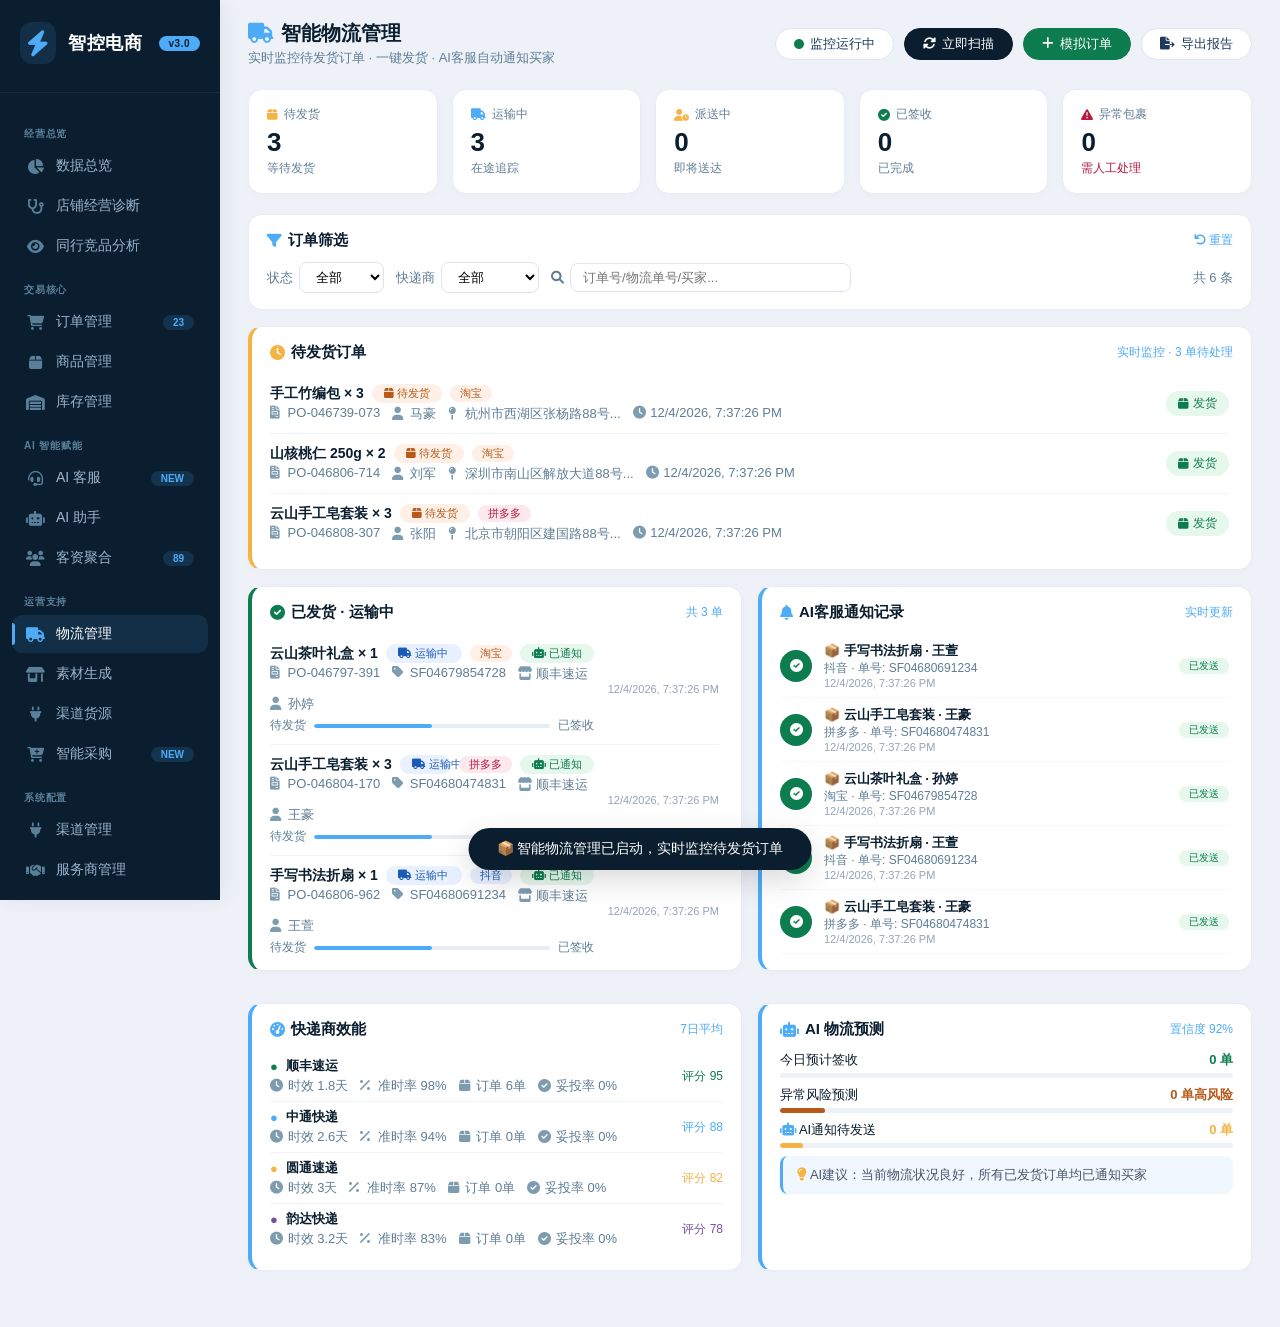
<file: 智能物流管理.html>
<!DOCTYPE html>
<html lang="zh-CN">
<head>
    <meta charset="UTF-8">
    <meta name="viewport" content="width=device-width, initial-scale=1.0">
    <title>智控电商 · 智能物流管理</title>
    <!-- Font Awesome 6 -->
    <link rel="stylesheet" href="https://cdnjs.cloudflare.com/ajax/libs/font-awesome/6.0.0-beta3/css/all.min.css">
    <style>
        /* ===== 全局重置 ===== */
        * { margin: 0; padding: 0; box-sizing: border-box; }
        body {
            font-family: -apple-system, BlinkMacSystemFont, 'Segoe UI', Roboto, 'PingFang SC', 'Microsoft YaHei', sans-serif;
            background: #eef2f8;
            color: #0a1a2b;
            display: flex;
            min-height: 100vh;
        }
        /* ===== 左侧导航 ===== */
        .sidebar {
            width: 220px;
            background: #0a1e2f;
            color: #b8cfe0;
            display: flex;
            flex-direction: column;
            flex-shrink: 0;
            height: 100vh;
            position: sticky;
            top: 0;
            overflow-y: auto;
            box-shadow: 2px 0 20px rgba(10,30,47,0.08);
            z-index: 100;
            transition: 0.2s;
        }
        .sidebar::-webkit-scrollbar { width: 3px; }
        .sidebar::-webkit-scrollbar-track { background: rgba(255,255,255,0.02); }
        .sidebar::-webkit-scrollbar-thumb { background: rgba(255,255,255,0.15); border-radius: 10px; }
        .sidebar .logo {
            padding: 22px 20px 28px 20px;
            border-bottom: 1px solid rgba(255,255,255,0.05);
            display: flex;
            align-items: center;
            gap: 12px;
        }
        .sidebar .logo i {
            font-size: 26px;
            color: #4dabf7;
            background: rgba(77,171,247,0.12);
            padding: 8px;
            border-radius: 12px;
        }
        .sidebar .logo span {
            font-size: 18px;
            font-weight: 700;
            color: white;
            letter-spacing: 0.5px;
        }
        .sidebar .logo .badge {
            font-size: 10px;
            background: #4dabf7;
            color: #0a1e2f;
            padding: 2px 10px;
            border-radius: 30px;
            font-weight: 600;
            margin-left: auto;
        }
        .sidebar .nav {
            flex: 1;
            padding: 16px 12px 20px;
        }
        .sidebar .nav .section-label {
            font-size: 10px;
            text-transform: uppercase;
            letter-spacing: 0.08em;
            color: #5a7f99;
            padding: 14px 12px 6px 12px;
            font-weight: 600;
            margin-top: 4px;
        }
        .sidebar .nav .item {
            display: flex;
            align-items: center;
            gap: 12px;
            padding: 10px 14px;
            border-radius: 10px;
            color: #9bb4cc;
            font-size: 14px;
            font-weight: 500;
            cursor: pointer;
            transition: 0.15s;
            margin-bottom: 2px;
            position: relative;
        }
        .sidebar .nav .item i { width: 18px; font-size: 15px; text-align: center; color: #5a7f99; }
        .sidebar .nav .item:hover { background: rgba(255,255,255,0.05); color: #d4e4f0; }
        .sidebar .nav .item:hover i { color: #7aaed9; }
        .sidebar .nav .item.active { background: rgba(77,171,247,0.12); color: white; }
        .sidebar .nav .item.active i { color: #4dabf7; }
        .sidebar .nav .item.active::before {
            content: '';
            position: absolute;
            left: 0;
            top: 20%;
            height: 60%;
            width: 3px;
            background: #4dabf7;
            border-radius: 0 4px 4px 0;
        }
        .sidebar .nav .item .tag {
            margin-left: auto;
            background: rgba(77,171,247,0.15);
            color: #4dabf7;
            font-size: 10px;
            padding: 2px 10px;
            border-radius: 30px;
            font-weight: 600;
        }
        .sidebar .bottom {
            padding: 16px 20px 20px;
            border-top: 1px solid rgba(255,255,255,0.05);
            font-size: 13px;
            color: #5a7f99;
            display: flex;
            align-items: center;
            gap: 10px;
        }
        .sidebar .bottom i { font-size: 16px; }
        /* ===== 主内容 ===== */
        .main { flex: 1; padding: 20px 28px 40px; max-width: calc(100% - 220px); min-width: 0; }
        .topbar {
            display: flex;
            justify-content: space-between;
            align-items: center;
            margin-bottom: 22px;
            flex-wrap: wrap;
            gap: 12px;
        }
        .topbar .left h2 { font-size: 20px; font-weight: 600; color: #0a1e2f; }
        .topbar .left p { font-size: 13px; color: #5f7d95; margin-top: 2px; }
        .topbar .right { display: flex; gap: 10px; align-items: center; flex-wrap: wrap; }
        .topbar .right .btn {
            padding: 6px 18px;
            border-radius: 30px;
            border: 1px solid #dce5ef;
            background: white;
            font-size: 13px;
            font-weight: 500;
            color: #1e3a5f;
            display: flex;
            align-items: center;
            gap: 6px;
            cursor: pointer;
            transition: 0.1s;
        }
        .topbar .right .btn:hover { background: #f5f8fc; }
        .topbar .right .btn-primary { background: #0a1e2f; border-color: #0a1e2f; color: white; }
        .topbar .right .btn-primary:hover { background: #1a3a5a; }
        .topbar .right .btn-success { background: #0d7c4f; border-color: #0d7c4f; color: white; }
        .topbar .right .btn-success:hover { background: #0e9a5a; }
        .topbar .right .btn-danger { background: #b51a3f; border-color: #b51a3f; color: white; }
        .topbar .right .btn-danger:hover { background: #c91e47; }
        .topbar .right .avatar {
            width: 36px; height: 36px; border-radius: 50%; background: #4dabf7;
            color: white; display: flex; align-items: center; justify-content: center;
            font-size: 16px; font-weight: 600;
        }
        /* ===== 页面容器 ===== */
        .page { display: none; animation: fadeIn 0.25s ease; }
        .page.active { display: block; }
        @keyframes fadeIn { from { opacity: 0.6; transform: translateY(6px); } to { opacity: 1; transform: translateY(0); } }
        /* ===== 统计卡片 ===== */
        .stats-grid {
            display: grid;
            grid-template-columns: repeat(5, 1fr);
            gap: 14px;
            margin-bottom: 20px;
        }
        .stat-card {
            background: white;
            padding: 16px 18px;
            border-radius: 14px;
            border: 1px solid #e8edf4;
            box-shadow: 0 2px 8px rgba(10,30,47,0.02);
            transition: 0.15s;
            cursor: pointer;
        }
        .stat-card:hover { box-shadow: 0 6px 20px rgba(10,30,47,0.06); border-color: #c8d8e8; }
        .stat-card .label { font-size: 12px; font-weight: 500; color: #5f7d95; display: flex; align-items: center; gap: 6px; margin-bottom: 4px; }
        .stat-card .value { font-size: 26px; font-weight: 700; color: #0a1e2f; letter-spacing: -0.02em; }
        .stat-card .sub { font-size: 12px; color: #5f7d95; margin-top: 2px; display: flex; gap: 12px; flex-wrap: wrap; }
        /* ===== 卡片 ===== */
        .card {
            background: white;
            border-radius: 14px;
            padding: 16px 18px;
            border: 1px solid #e8edf4;
            box-shadow: 0 2px 8px rgba(10,30,47,0.02);
            transition: 0.15s;
            margin-bottom: 16px;
        }
        .card:hover { border-color: #c8d8e8; }
        .card-header {
            display: flex;
            justify-content: space-between;
            align-items: center;
            margin-bottom: 12px;
            flex-wrap: wrap;
            gap: 8px;
        }
        .card-header h3 { font-size: 15px; font-weight: 600; color: #0a1e2f; display: flex; align-items: center; gap: 6px; }
        .card-header h3 i { color: #4dabf7; }
        .card-header .action { font-size: 12px; color: #4dabf7; font-weight: 500; cursor: pointer; }
        .card-header .action:hover { color: #2a7faa; }
        /* ===== 列表项 ===== */
        .logistics-item {
            display: flex;
            align-items: center;
            gap: 14px;
            padding: 10px 0;
            border-bottom: 1px solid #f0f4f9;
            transition: 0.15s;
        }
        .logistics-item:last-child { border: none; }
        .logistics-item:hover { background: #fafcfe; }
        .logistics-item .info { flex: 1; min-width: 0; }
        .logistics-item .info .name { font-weight: 600; color: #0a1e2f; font-size: 14px; display: flex; align-items: center; gap: 8px; flex-wrap: wrap; }
        .logistics-item .info .meta { font-size: 13px; color: #5f7d95; display: flex; gap: 12px; flex-wrap: wrap; margin-top: 2px; }
        .logistics-item .info .meta i { width: 14px; color: #7e9cb0; }
        .logistics-item .right { text-align: right; flex-shrink: 0; display: flex; flex-direction: column; gap: 4px; align-items: flex-end; }
        .logistics-item .right .actions { display: flex; gap: 4px; flex-wrap: wrap; }
        /* ===== 物流进度条 ===== */
        .logistics-progress {
            display: flex;
            align-items: center;
            gap: 8px;
            margin-top: 4px;
            font-size: 12px;
            color: #5f7d95;
            flex-wrap: wrap;
        }
        .logistics-progress .bar {
            flex: 1;
            height: 4px;
            background: #e8edf4;
            border-radius: 10px;
            overflow: hidden;
            min-width: 80px;
        }
        .logistics-progress .bar .fill {
            height: 100%;
            border-radius: 10px;
            background: #4dabf7;
            transition: width 0.5s;
        }
        .logistics-progress .bar .fill.success { background: #0d7c4f; }
        .logistics-progress .bar .fill.danger { background: #b51a3f; }
        /* ===== 通用组件 ===== */
        .badge {
            padding: 2px 12px;
            border-radius: 30px;
            font-size: 11px;
            font-weight: 500;
            white-space: nowrap;
            display: inline-block;
        }
        .badge.success { background: #e6f7ec; color: #0d7c4f; }
        .badge.warning { background: #fef0e6; color: #b55a1a; }
        .badge.danger { background: #fde8ed; color: #b51a3f; }
        .badge.info { background: #e9f0ff; color: #1a5bb5; }
        .badge.blue { background: rgba(77,171,247,0.12); color: #2a7faa; }
        .badge.pending { background: #fef3e2; color: #a67c00; }
        .badge.paid { background: #e6f7ec; color: #0d7c4f; }
        .badge.shipped { background: #e9f0ff; color: #1a5bb5; }
        .badge.cancelled { background: #fde8ed; color: #b51a3f; }
        .badge.delivered { background: #e6f7ec; color: #0d7c4f; }
        .badge.abnormal { background: #fde8ed; color: #b51a3f; }
        .badge.pickup { background: #fef3e2; color: #a67c00; }
        .badge.transit { background: #e9f0ff; color: #1a5bb5; }
        .badge.delivering { background: #fef0e6; color: #b55a1a; }
        .badge.ai-sent { background: #e6f7ec; color: #0d7c4f; }
        .badge.ai-pending { background: #fef3e2; color: #a67c00; }
        .badge.ai-failed { background: #fde8ed; color: #b51a3f; }
        .btn-sm {
            padding: 4px 12px;
            border-radius: 20px;
            border: none;
            font-size: 12px;
            font-weight: 500;
            cursor: pointer;
            transition: 0.1s;
            display: inline-flex;
            align-items: center;
            gap: 4px;
        }
        .btn-sm:active { transform: scale(0.95); }
        .btn-sm.primary { background: #0a1e2f; color: white; }
        .btn-sm.primary:hover { background: #1a3a5a; }
        .btn-sm.success { background: #e6f7ec; color: #0d7c4f; }
        .btn-sm.success:hover { background: #c8f0d8; }
        .btn-sm.danger { background: #fde8ed; color: #b51a3f; }
        .btn-sm.danger:hover { background: #fcd0d9; }
        .btn-sm.outline { background: transparent; border: 1px solid #dce5ef; color: #1e3a5f; }
        .btn-sm.outline:hover { background: #f5f8fc; }
        .btn-sm.blue { background: rgba(77,171,247,0.12); color: #2a7faa; }
        .btn-sm.blue:hover { background: rgba(77,171,247,0.2); }
        .btn-sm.warning { background: #fef0e6; color: #b55a1a; }
        .btn-sm.warning:hover { background: #fde8d0; }
        .flex { display: flex; align-items: center; gap: 10px; flex-wrap: wrap; }
        .mt-2 { margin-top: 10px; }
        .row-two { display: grid; grid-template-columns: 1fr 1fr; gap: 16px; margin-bottom: 16px; }
        .row-three { display: grid; grid-template-columns: repeat(3, 1fr); gap: 14px; margin-bottom: 16px; }
        /* ===== 弹窗 ===== */
        .modal-overlay {
            display: none;
            position: fixed;
            top: 0; left: 0; right: 0; bottom: 0;
            background: rgba(0,0,0,0.5);
            backdrop-filter: blur(4px);
            z-index: 999;
            align-items: center;
            justify-content: center;
        }
        .modal-overlay.show { display: flex; }
        .modal-box {
            background: white;
            border-radius: 20px;
            padding: 28px 32px;
            max-width: 520px;
            width: 92%;
            max-height: 85vh;
            box-shadow: 0 40px 80px rgba(0,0,0,0.3);
            animation: dialogIn 0.25s ease;
            overflow-y: auto;
        }
        .modal-box::-webkit-scrollbar { width: 4px; }
        .modal-box::-webkit-scrollbar-track { background: #f0f4f9; border-radius: 10px; }
        .modal-box::-webkit-scrollbar-thumb { background: #c8d8e8; border-radius: 10px; }
        @keyframes dialogIn { from { opacity: 0; transform: scale(0.95) translateY(20px); } to { opacity: 1; transform: scale(1) translateY(0); } }
        .modal-box .modal-header {
            display: flex;
            justify-content: space-between;
            align-items: center;
            margin-bottom: 14px;
            padding-bottom: 12px;
            border-bottom: 1px solid #e8edf4;
        }
        .modal-box .modal-header h3 { font-size: 18px; color: #0a1e2f; display: flex; align-items: center; gap: 10px; }
        .modal-box .modal-header .close {
            font-size: 24px; color: #94a3b8; cursor: pointer;
            background: none; border: none; padding: 0 8px;
        }
        .modal-box .modal-header .close:hover { color: #0a1e2f; }
        .modal-box .modal-body { font-size: 14px; color: #0a1e2f; }
        .modal-box .modal-body .detail-row {
            display: flex; padding: 6px 0; border-bottom: 1px solid #f5f8fc;
        }
        .modal-box .modal-body .detail-row .label { color: #94a3b8; width: 90px; flex-shrink: 0; }
        .modal-box .modal-body .detail-row .value { flex: 1; font-weight: 500; }
        .modal-box .modal-actions {
            display: flex; gap: 10px; justify-content: flex-end;
            padding-top: 14px; border-top: 1px solid #e8edf4; margin-top: 14px;
            flex-wrap: wrap;
        }
        .modal-box .form-group { margin-bottom: 12px; }
        .modal-box .form-group label { display: block; font-size: 13px; font-weight: 500; color: #0a1e2f; margin-bottom: 4px; }
        .modal-box .form-group input, .modal-box .form-group textarea, .modal-box .form-group select {
            width: 100%; padding: 8px 14px; border: 1px solid #dce5ef; border-radius: 8px;
            font-size: 14px; background: #fafcfe; font-family: inherit;
        }
        .modal-box .form-group input:focus, .modal-box .form-group textarea:focus {
            outline: none; border-color: #4dabf7; box-shadow: 0 0 0 3px rgba(77,171,247,0.08);
        }
        .modal-box .form-group textarea { min-height: 60px; resize: vertical; }
        /* ===== 物流轨迹时间线 ===== */
        .tracking-timeline {
            padding: 8px 0;
        }
        .tracking-timeline .track-node {
            display: flex;
            gap: 14px;
            padding: 6px 0 6px 0;
            position: relative;
        }
        .tracking-timeline .track-node:not(:last-child)::before {
            content: '';
            position: absolute;
            left: 11px;
            top: 26px;
            bottom: 0;
            width: 2px;
            background: #e8edf4;
        }
        .tracking-timeline .track-node .dot {
            width: 24px;
            height: 24px;
            border-radius: 50%;
            display: flex;
            align-items: center;
            justify-content: center;
            font-size: 10px;
            color: white;
            flex-shrink: 0;
            z-index: 1;
        }
        .tracking-timeline .track-node .dot.current { background: #4dabf7; }
        .tracking-timeline .track-node .dot.done { background: #0d7c4f; }
        .tracking-timeline .track-node .dot.pending { background: #dce5ef; color: #94a3b8; }
        .tracking-timeline .track-node .content { flex: 1; }
        .tracking-timeline .track-node .content .status { font-weight: 500; color: #0a1e2f; font-size: 14px; }
        .tracking-timeline .track-node .content .time { font-size: 12px; color: #94a3b8; }
        .tracking-timeline .track-node .content .location { font-size: 13px; color: #5f7d95; }
        .tracking-timeline .track-node .content .desc { font-size: 13px; color: #5f7d95; }
        /* ===== 平台标签 ===== */
        .platform-tag {
            display: inline-block;
            padding: 1px 10px;
            border-radius: 30px;
            font-size: 11px;
            font-weight: 500;
        }
        .platform-tag.taobao { background: #fef0e6; color: #b55a1a; }
        .platform-tag.douyin { background: #e9f0ff; color: #1a5bb5; }
        .platform-tag.pdd { background: #fde8ed; color: #b51a3f; }
        .platform-tag.jd { background: #e6f7ec; color: #0d7c4f; }
        .platform-tag.other { background: #f0f4f9; color: #5f7d95; }

        .scroll-list { max-height: 320px; overflow-y: auto; padding-right: 4px; }
        .scroll-list::-webkit-scrollbar { width: 4px; }
        .scroll-list::-webkit-scrollbar-track { background: #f0f4f9; border-radius: 10px; }
        .scroll-list::-webkit-scrollbar-thumb { background: #c8d8e8; border-radius: 10px; }

        .border-left-warning { border-left: 4px solid #f5b342; }
        .border-left-danger { border-left: 4px solid #b51a3f; }
        .border-left-success { border-left: 4px solid #0d7c4f; }
        .border-left-info { border-left: 4px solid #4dabf7; }
        .border-left-blue { border-left: 4px solid #4dabf7; }

        /* ===== Toast ===== */
        .toast {
            position: fixed;
            bottom: 30px;
            left: 50%;
            transform: translateX(-50%);
            background: #0a1e2f;
            color: white;
            padding: 12px 28px;
            border-radius: 40px;
            font-size: 14px;
            box-shadow: 0 10px 30px rgba(0,0,0,0.15);
            display: none;
            z-index: 999;
            white-space: nowrap;
            max-width: 90%;
            overflow: hidden;
            text-overflow: ellipsis;
        }
        .toast.show { display: block; animation: fadeUp 0.3s ease; }
        @keyframes fadeUp { from { opacity: 0; transform: translateX(-50%) translateY(20px); } to { opacity: 1; transform: translateX(-50%) translateY(0); } }
        .toast i { margin-right: 8px; }

        /* ===== 响应式 ===== */
        @media (max-width: 1200px) {
            .stats-grid { grid-template-columns: repeat(3, 1fr); }
            .row-two { grid-template-columns: 1fr; }
            .row-three { grid-template-columns: 1fr 1fr; }
        }
        @media (max-width: 768px) {
            .sidebar { width: 60px; }
            .sidebar .logo span, .sidebar .logo .badge, .sidebar .nav .item span,
            .sidebar .nav .section-label, .sidebar .bottom span, .sidebar .nav .item .tag { display: none; }
            .sidebar .logo { padding: 16px 12px; justify-content: center; }
            .sidebar .logo i { font-size: 20px; padding: 6px; }
            .sidebar .nav .item { justify-content: center; padding: 12px; }
            .sidebar .nav .item i { font-size: 18px; width: auto; }
            .sidebar .bottom { justify-content: center; }
            .main { max-width: calc(100% - 60px); padding: 14px; }
            .stats-grid { grid-template-columns: 1fr 1fr; }
            .row-three { grid-template-columns: 1fr; }
            .topbar { flex-direction: column; align-items: flex-start; }
            .logistics-item { flex-wrap: wrap; }
            .logistics-item .right { width: 100%; align-items: flex-start; }
            .modal-box { padding: 20px; }
        }
        @media (max-width: 480px) {
            .stats-grid { grid-template-columns: 1fr; }
        }
        /* ===== AI通知记录样式 ===== */
        .notification-item {
            display: flex;
            align-items: center;
            gap: 12px;
            padding: 8px 0;
            border-bottom: 1px solid #f5f8fc;
        }
        .notification-item:last-child { border: none; }
        .notification-item .noti-icon {
            width: 32px;
            height: 32px;
            border-radius: 50%;
            display: flex;
            align-items: center;
            justify-content: center;
            font-size: 13px;
            color: white;
            flex-shrink: 0;
        }
        .notification-item .noti-content { flex: 1; }
        .notification-item .noti-content .title { font-weight: 600; color: #0a1e2f; font-size: 13px; }
        .notification-item .noti-content .desc { font-size: 12px; color: #5f7d95; }
        .notification-item .noti-content .time { font-size: 11px; color: #94a3b8; }
        .notification-item .noti-badge { font-size: 10px; padding: 1px 10px; border-radius: 30px; font-weight: 500; flex-shrink: 0; }
        .noti-badge.success { background: #e6f7ec; color: #0d7c4f; }
        .noti-badge.warning { background: #fef0e6; color: #b55a1a; }
        .noti-badge.danger { background: #fde8ed; color: #b51a3f; }
        .noti-badge.info { background: #e9f0ff; color: #1a5bb5; }
    </style>
</head>
<body>
    <!-- ===== 左侧导航 ===== -->
    <div class="sidebar">
        <div class="logo">
            <i class="fas fa-bolt"></i>
            <span>智控电商</span>
            <span class="badge">v3.0</span>
        </div>
        <div class="nav">
            <div class="section-label">经营总览</div>
            <div class="item" data-page="page-dashboard"><i class="fas fa-chart-pie"></i><span>数据总览</span></div>
            <div class="item" data-page="page-ai"><i class="fas fa-stethoscope"></i><span>店铺经营诊断</span></div>
            <div class="item" data-page="page-competitor"><i class="fas fa-eye"></i><span>同行竞品分析</span></div>
            <div class="section-label">交易核心</div>
            <div class="item" data-page="page-orders"><i class="fas fa-shopping-cart"></i><span>订单管理</span><span class="tag">23</span></div>
            <div class="item" data-page="page-products"><i class="fas fa-box"></i><span>商品管理</span></div>
            <div class="item" data-page="page-inventory"><i class="fas fa-warehouse"></i><span>库存管理</span></div>
            <div class="section-label">AI 智能赋能</div>
            <div class="item" data-page="page-ai-service"><i class="fas fa-headset"></i><span>AI 客服</span><span class="tag">NEW</span></div>
            <div class="item" data-page="page-ai-assistant"><i class="fas fa-robot"></i><span>AI 助手</span></div>
            <div class="item" data-page="page-customer"><i class="fas fa-users"></i><span>客资聚合</span><span class="tag">89</span></div>
            <div class="section-label">运营支持</div>
            <div class="item active" data-page="page-logistics"><i class="fas fa-truck"></i><span>物流管理</span></div>
            <div class="item" data-page="page-sourcing"><i class="fas fa-store-alt"></i><span>素材生成</span></div>
            <div class="item" data-page="page-channels"><i class="fas fa-plug"></i><span>渠道货源</span></div>
            <div class="item" data-page="page-procurement"><i class="fas fa-cart-plus"></i><span>智能采购</span><span class="tag">NEW</span></div>
            <div class="section-label">系统配置</div>
            <div class="item" data-page="page-channels-config"><i class="fas fa-plug"></i><span>渠道管理</span></div>
            <div class="item" data-page="page-agents"><i class="fas fa-handshake"></i><span>服务商管理</span></div>
            <div class="item" data-page="page-settings"><i class="fas fa-cog"></i><span>系统设置</span></div>
        </div>
        <div class="bottom">
            <i class="fas fa-shield-alt"></i>
            <span>数据加密 · 安全</span>
        </div>
    </div>

    <!-- ===== 主内容 ===== -->
    <div class="main">
        <div id="page-logistics" class="page active">
            <!-- 顶部栏 -->
            <div class="topbar">
                <div class="left">
                    <h2><i class="fas fa-truck" style="color:#4dabf7; margin-right:8px;"></i>智能物流管理</h2>
                    <p>实时监控待发货订单 · 一键发货 · AI客服自动通知买家</p>
                </div>
                <div class="right">
                    <span class="btn" id="syncStatus" onclick="toggleMonitor()"><i class="fas fa-circle" style="color:#0d7c4f; font-size:10px;"></i> 监控运行中</span>
                    <span class="btn btn-primary" onclick="manualScan()"><i class="fas fa-sync-alt"></i> 立即扫描</span>
                    <span class="btn btn-success" onclick="simulateNewOrder()"><i class="fas fa-plus"></i> 模拟订单</span>
                    <span class="btn btn-outline" onclick="exportReport()"><i class="fas fa-file-export"></i> 导出报告</span>
                </div>
            </div>

            <!-- 统计卡片 -->
            <div class="stats-grid">
                <div class="stat-card" onclick="filterByStatus('待发货')">
                    <div class="label"><i class="fas fa-box" style="color:#f5b342;"></i> 待发货</div>
                    <div class="value" id="pendingCount">0</div>
                    <div class="sub">等待发货</div>
                </div>
                <div class="stat-card" onclick="filterByStatus('运输中')">
                    <div class="label"><i class="fas fa-truck" style="color:#4dabf7;"></i> 运输中</div>
                    <div class="value" id="shippingCount">0</div>
                    <div class="sub">在途追踪</div>
                </div>
                <div class="stat-card" onclick="filterByStatus('派送中')">
                    <div class="label"><i class="fas fa-user-clock" style="color:#f5b342;"></i> 派送中</div>
                    <div class="value" id="deliveringCount">0</div>
                    <div class="sub">即将送达</div>
                </div>
                <div class="stat-card" onclick="filterByStatus('已签收')">
                    <div class="label"><i class="fas fa-check-circle" style="color:#0d7c4f;"></i> 已签收</div>
                    <div class="value" id="deliveredCount">0</div>
                    <div class="sub">已完成</div>
                </div>
                <div class="stat-card" onclick="filterByStatus('异常')">
                    <div class="label"><i class="fas fa-exclamation-triangle" style="color:#b51a3f;"></i> 异常包裹</div>
                    <div class="value" id="abnormalCount">0</div>
                    <div class="sub"><span style="color:#b51a3f;" id="abnormalDetail">需人工处理</span></div>
                </div>
            </div>

            <!-- 筛选栏 -->
            <div class="card">
                <div class="card-header">
                    <h3><i class="fas fa-filter" style="color:#4dabf7;"></i> 订单筛选</h3>
                    <span class="action" onclick="resetFilters()"><i class="fas fa-undo"></i> 重置</span>
                </div>
                <div class="flex" style="gap:12px; flex-wrap:wrap;">
                    <div style="display:flex; align-items:center; gap:6px;">
                        <label style="font-size:13px;color:#5f7d95;">状态</label>
                        <select id="filterStatus" onchange="applyFilters()" style="padding:6px 12px;border:1px solid #dce5ef;border-radius:8px;font-size:13px;background:white;outline:none;">
                            <option value="all">全部</option>
                            <option value="待发货">待发货</option>
                            <option value="运输中">运输中</option>
                            <option value="派送中">派送中</option>
                            <option value="已签收">已签收</option>
                            <option value="异常">异常</option>
                        </select>
                    </div>
                    <div style="display:flex; align-items:center; gap:6px;">
                        <label style="font-size:13px;color:#5f7d95;">快递商</label>
                        <select id="filterProvider" onchange="applyFilters()" style="padding:6px 12px;border:1px solid #dce5ef;border-radius:8px;font-size:13px;background:white;outline:none;">
                            <option value="all">全部</option>
                            <option value="顺丰速运">顺丰速运</option>
                            <option value="中通快递">中通快递</option>
                            <option value="圆通速递">圆通速递</option>
                            <option value="韵达快递">韵达快递</option>
                        </select>
                    </div>
                    <div style="display:flex; align-items:center; gap:6px; flex:1; max-width:300px;">
                        <label style="font-size:13px;color:#5f7d95;"><i class="fas fa-search"></i></label>
                        <input type="text" id="filterKeyword" placeholder="订单号/物流单号/买家..." oninput="applyFilters()" style="flex:1;padding:6px 12px;border:1px solid #dce5ef;border-radius:8px;font-size:13px;outline:none;background:white;">
                    </div>
                    <span style="font-size:13px;color:#5f7d95;margin-left:auto;" id="listCount">共 0 条</span>
                </div>
            </div>

            <!-- 待发货订单列表 -->
            <div class="card border-left-warning">
                <div class="card-header">
                    <h3><i class="fas fa-clock" style="color:#f5b342;"></i> 待发货订单</h3>
                    <span class="action">实时监控 · <span id="pendingListCount">0</span> 单待处理</span>
                </div>
                <div class="scroll-list" id="pendingOrderList">
                    <div style="text-align:center;padding:30px;color:#94a3b8;">📭 暂无待发货订单</div>
                </div>
            </div>

            <!-- 已发货 + AI通知记录 两列 -->
            <div class="row-two">
                <div class="card border-left-success">
                    <div class="card-header">
                        <h3><i class="fas fa-check-circle" style="color:#0d7c4f;"></i> 已发货 · 运输中</h3>
                        <span class="action">共 <span id="shippedListCount">0</span> 单</span>
                    </div>
                    <div class="scroll-list" id="shippedOrderList">
                        <div style="text-align:center;padding:30px;color:#94a3b8;">暂无已发货订单</div>
                    </div>
                </div>
                <div class="card border-left-info">
                    <div class="card-header">
                        <h3><i class="fas fa-bell" style="color:#4dabf7;"></i> AI客服通知记录</h3>
                        <span class="action">实时更新</span>
                    </div>
                    <div class="scroll-list" id="notificationList">
                        <div style="text-align:center;padding:30px;color:#94a3b8;">暂无通知记录</div>
                    </div>
                </div>
            </div>

            <!-- 快递商效能 -->
            <div class="row-two" style="margin-bottom:0;">
                <div class="card border-left-blue">
                    <div class="card-header">
                        <h3><i class="fas fa-tachometer-alt" style="color:#4dabf7;"></i> 快递商效能</h3>
                        <span class="action">7日平均</span>
                    </div>
                    <div id="providerPerformance">
                        <!-- 由JS动态渲染 -->
                    </div>
                </div>
                <div class="card border-left-blue">
                    <div class="card-header">
                        <h3><i class="fas fa-robot" style="color:#4dabf7;"></i> AI 物流预测</h3>
                        <span class="action">置信度 92%</span>
                    </div>
                    <div id="aiPredictions">
                        <!-- 由JS动态渲染 -->
                    </div>
                </div>
            </div>
        </div>
    </div>

    <!-- ===== 物流详情弹窗 ===== -->
    <div class="modal-overlay" id="detailModal" onclick="if(event.target===this) closeModal('detailModal')">
        <div class="modal-box" style="max-width:600px;">
            <div class="modal-header">
                <h3><i class="fas fa-truck" style="color:#4dabf7;"></i> 物流详情</h3>
                <button class="close" onclick="closeModal('detailModal')">&times;</button>
            </div>
            <div class="modal-body" id="detailModalBody"></div>
            <div class="modal-actions">
                <button class="btn-sm outline" onclick="closeModal('detailModal')">关闭</button>
                <button class="btn-sm primary" onclick="refreshTracking()"><i class="fas fa-sync-alt"></i> 刷新轨迹</button>
            </div>
        </div>
    </div>

    <!-- ===== 发货弹窗 ===== -->
    <div class="modal-overlay" id="shipModal" onclick="if(event.target===this) closeModal('shipModal')">
        <div class="modal-box">
            <div class="modal-header">
                <h3><i class="fas fa-box" style="color:#f5b342;"></i> 确认发货</h3>
                <button class="close" onclick="closeModal('shipModal')">&times;</button>
            </div>
            <div class="modal-body" id="shipModalBody"></div>
            <div class="modal-actions">
                <button class="btn-sm outline" onclick="closeModal('shipModal')">取消</button>
                <button class="btn-sm success" id="confirmShipBtn" onclick="doConfirmShip()"><i class="fas fa-check"></i> 确认发货并通知买家</button>
            </div>
        </div>
    </div>

    <!-- ===== Toast ===== -->
    <div id="toast" class="toast"></div>

    <script>
        // ================================================================
        // ===== Toast =====
        // ================================================================
        function showToast(msg) {
            var toast = document.getElementById('toast');
            toast.innerHTML = msg;
            toast.classList.add('show');
            clearTimeout(toast._timer);
            toast._timer = setTimeout(function() { toast.classList.remove('show'); }, 3500);
        }

        // ================================================================
        // ===== 弹窗管理 =====
        // ================================================================
        function openModal(id) { document.getElementById(id).classList.add('show'); }
        function closeModal(id) { document.getElementById(id).classList.remove('show'); }

        // ================================================================
        // ===== 数据层 =====
        // ================================================================

        var logisticsProviders = [
            { id: 'SF', name: '顺丰速运', code: 'SF', cost: 12, time: 1.8, score: 95, color: '#0d7c4f', onTime: 98, icon: 'fa-truck' },
            { id: 'ZTO', name: '中通快递', code: 'ZTO', cost: 6, time: 2.6, score: 88, color: '#4dabf7', onTime: 94, icon: 'fa-truck' },
            { id: 'YTO', name: '圆通速递', code: 'YTO', cost: 5, time: 3.0, score: 82, color: '#f5b342', onTime: 87, icon: 'fa-truck' },
            { id: 'YUNDA', name: '韵达快递', code: 'YUNDA', cost: 4.5, time: 3.2, score: 78, color: '#7b4fa0', onTime: 83, icon: 'fa-truck' },
        ];

        var logisticsOrders = [];
        var orderIdCounter = 1000;
        var currentDetailOrderId = null;
        var currentShipOrderId = null;
        var aiNotifications = [];
        var notificationIdCounter = 0;

        var statusMap = {
            '待发货': { badge: 'warning', label: '待发货', icon: 'fa-box' },
            '运输中': { badge: 'info', label: '运输中', icon: 'fa-truck' },
            '派送中': { badge: 'warning', label: '派送中', icon: 'fa-user-clock' },
            '已签收': { badge: 'success', label: '已签收', icon: 'fa-check-circle' },
            '异常': { badge: 'danger', label: '异常', icon: 'fa-exclamation-triangle' }
        };
        var statusFlow = ['待发货', '运输中', '派送中', '已签收'];
        var locations = ['北京转运中心', '上海转运中心', '广州转运中心', '深圳转运中心', '杭州转运中心', '成都转运中心', '武汉转运中心'];
        var platforms = ['淘宝', '抖音', '拼多多', '京东'];
        var products = ['云山茶叶礼盒', '手工竹编包', '山核桃仁 250g', '云山手工皂套装', '云山陶瓷杯', '手写书法折扇'];

        var surnames = ['王', '张', '李', '刘', '陈', '赵', '周', '吴', '孙', '马'];
        var givenNames = ['婷', '豪', '萱', '阳', '琳', '瑶', '伟', '芳', '军', '敏'];
        var cities = ['北京市朝阳区', '上海市浦东新区', '广州市天河区', '深圳市南山区', '杭州市西湖区', '成都市高新区', '武汉市江汉区'];
        var streets = ['建国路88号', '张杨路88号', '天河路188号', '科技园路68号', '文三路118号', '天府大道188号', '解放大道88号'];

        var monitorTimer = null;
        var isMonitorRunning = true;
        var currentFilter = { status: 'all', provider: 'all', keyword: '' };

        // ================================================================
        // ===== 工具函数 =====
        // ================================================================
        function randomName() { return surnames[Math.floor(Math.random() * surnames.length)] + givenNames[Math.floor(Math.random() * givenNames.length)]; }
        function randomAddress() { return cities[Math.floor(Math.random() * cities.length)] + streets[Math.floor(Math.random() * streets.length)]; }
        function randomProduct() { return products[Math.floor(Math.random() * products.length)]; }
        function randomPlatform() { return platforms[Math.floor(Math.random() * platforms.length)]; }
        function randomPhone() { return '1' + String(Math.floor(Math.random() * 9000000000) + 1000000000); }

        function generateTrackingNumber(providerCode) {
            var prefix = providerCode || 'SF';
            var timestamp = Date.now().toString().slice(-6);
            var random = String(Math.floor(Math.random() * 100000)).padStart(5, '0');
            return prefix + timestamp + random;
        }

        function selectBestProvider() {
            var scored = logisticsProviders.map(function(p) {
                var costScore = (Math.min.apply(null, logisticsProviders.map(function(x) { return x.cost; })) / p.cost) * 30;
                var timeScore = (Math.min.apply(null, logisticsProviders.map(function(x) { return x.time; })) / p.time) * 30;
                var ratingScore = (p.score / 100) * 40;
                return { ...p, totalScore: Math.round(costScore + timeScore + ratingScore) };
            });
            scored.sort(function(a, b) { return b.totalScore - a.totalScore; });
            return scored[0];
        }

        // ================================================================
        // ===== AI客服通知服务 =====
        // ================================================================

        var aiMessageTemplates = {
            '淘宝': function(order) {
                return '📦 您的订单已发货！\n' +
                       '订单号: ' + order.orderId + '\n' +
                       '商品: ' + order.productName + ' × ' + order.quantity + '\n' +
                       '快递: ' + order.provider + '\n' +
                       '单号: ' + order.trackingNumber + '\n' +
                       '预计送达: ' + (order.estimatedDelivery || '2-3天') + '\n' +
                       '点击查看物流: https://m.taobao.com/track/' + order.trackingNumber + '\n' +
                       '💬 有问题随时找我~';
            },
            '抖音': function(order) {
                return '🎉 亲，您的订单已发货啦！\n' +
                       '订单号: ' + order.orderId + '\n' +
                       '商品: ' + order.productName + ' × ' + order.quantity + '\n' +
                       '快递: ' + order.provider + ' ' + order.trackingNumber + '\n' +
                       '预计 ' + (order.estimatedDelivery || '2-3天') + ' 送达\n' +
                       '👉 点击查看物流: https://www.douyin.com/track/' + order.trackingNumber + '\n' +
                       '💬 有问题随时找AI客服哦~';
            },
            '拼多多': function(order) {
                return '📦 亲，您的订单已发货！\n' +
                       '订单号: ' + order.orderId + '\n' +
                       '商品: ' + order.productName + ' × ' + order.quantity + '\n' +
                       '物流: ' + order.provider + ' ' + order.trackingNumber + '\n' +
                       '预计送达: ' + (order.estimatedDelivery || '2-3天') + '\n' +
                       '查看物流: https://www.pinduoduo.com/track/' + order.trackingNumber + '\n' +
                       '💬 有问题找AI客服哟~';
            },
            '京东': function(order) {
                return '📦 尊敬的 ' + order.buyerName + '，您的订单已发货！\n' +
                       '订单号: ' + order.orderId + '\n' +
                       '商品: ' + order.productName + ' × ' + order.quantity + '\n' +
                       '快递: ' + order.provider + '\n' +
                       '单号: ' + order.trackingNumber + '\n' +
                       '预计送达: ' + (order.estimatedDelivery || '2-3天') + '\n' +
                       '追踪: https://www.jd.com/track/' + order.trackingNumber + '\n' +
                       '💬 京东AI客服为您服务！';
            }
        };

        function sendAICustomerNotification(order) {
            var template = aiMessageTemplates[order.platform];
            if (!template) template = aiMessageTemplates['淘宝'];
            var message = template(order);

            // 添加到通知记录
            var notification = {
                id: 'noti-' + (++notificationIdCounter),
                orderId: order.orderId,
                platform: order.platform,
                buyerName: order.buyerName,
                productName: order.productName,
                trackingNumber: order.trackingNumber,
                provider: order.provider,
                message: message,
                status: '已发送',
                sentAt: new Date().toLocaleString(),
                channels: ['平台消息']
            };

            aiNotifications.unshift(notification);
            if (aiNotifications.length > 50) aiNotifications.pop();

            // 模拟发送到各平台
            console.log('🤖 [AI客服-' + order.platform + '] 已发送通知:');
            console.log(message);

            return notification;
        }

        // ================================================================
        // ===== 创建物流订单 =====
        // ================================================================

        function createLogisticsOrder() {
            var provider = selectBestProvider();
            var trackingNumber = generateTrackingNumber(provider.code);
            var platform = randomPlatform();
            
            var order = {
                id: 'L-' + Date.now() + '-' + String(++orderIdCounter).padStart(4, '0'),
                orderId: 'PO-' + Date.now().toString().slice(-6) + '-' + String(Math.floor(Math.random() * 1000)).padStart(3, '0'),
                platform: platform,
                productName: randomProduct(),
                quantity: Math.floor(Math.random() * 3) + 1,
                buyerName: randomName(),
                buyerPhone: randomPhone(),
                buyerAddress: randomAddress(),
                provider: provider.name,
                trackingNumber: trackingNumber,
                status: '待发货',
                shippedAt: null,
                trackingHistory: [
                    { time: new Date().toLocaleString(), status: '物流单已生成', location: '系统', desc: '订单已创建，等待发货' }
                ],
                isAbnormal: false,
                abnormalReason: null,
                aiNotificationSent: false,
                notificationStatus: '待通知',
                createdAt: new Date().toLocaleString(),
                updatedAt: new Date().toLocaleString(),
                estimatedDelivery: new Date(Date.now() + 2 * 24 * 3600 * 1000).toLocaleString()
            };
            
            logisticsOrders.push(order);
            return order;
        }

        // ================================================================
        // ===== 发货操作 =====
        // ================================================================

        function shipOrder(orderId, provider, trackingNumber) {
            var order = logisticsOrders.find(function(o) { return o.id === orderId; });
            if (!order) { showToast('❌ 订单不存在'); return false; }
            if (order.status !== '待发货') { showToast('⚠️ 订单不是待发货状态'); return false; }

            order.status = '运输中';
            order.provider = provider || '顺丰速运';
            order.trackingNumber = trackingNumber || generateTrackingNumber('SF');
            order.shippedAt = new Date().toLocaleString();
            order.updatedAt = new Date().toLocaleString();
            order.notificationStatus = '发送中';
            
            order.trackingHistory.push({
                time: new Date().toLocaleString(),
                status: '运输中',
                location: order.provider + ' · 已揽收',
                desc: '包裹已交由 ' + order.provider + ' 揽收发货'
            });

            // 发送AI客服通知
            var notification = sendAICustomerNotification(order);
            order.aiNotificationSent = true;
            order.notificationStatus = '已通知';
            order.notificationId = notification.id;

            renderAll();
            return true;
        }

        // ================================================================
        // ===== 模拟物流更新 =====
        // ================================================================

        function simulateLogisticsUpdate() {
            var inTransit = logisticsOrders.filter(function(o) {
                return o.status === '运输中' || o.status === '派送中';
            });
            
            inTransit.forEach(function(order) {
                var currentIndex = statusFlow.indexOf(order.status);
                if (currentIndex < statusFlow.length - 1 && Math.random() < 0.1) {
                    var newStatus = statusFlow[currentIndex + 1];
                    var location = locations[Math.floor(Math.random() * locations.length)];
                    order.status = newStatus;
                    order.updatedAt = new Date().toLocaleString();
                    if (newStatus === '已签收') {
                        order.deliveredAt = new Date().toLocaleString();
                    }
                    order.trackingHistory.push({
                        time: new Date().toLocaleString(),
                        status: newStatus,
                        location: location,
                        desc: newStatus === '已签收' ? '包裹已签收，配送完成' : '包裹已到达 ' + location
                    });
                }
            });
            
            detectAbnormal();
            renderAll();
        }

        function detectAbnormal() {
            var now = new Date();
            logisticsOrders.forEach(function(order) {
                if (order.status === '已签收') return;
                if (order.isAbnormal) return;
                
                var lastUpdate = new Date(order.updatedAt);
                var hoursSinceUpdate = (now - lastUpdate) / (3600 * 1000);
                
                if (hoursSinceUpdate > 24 && order.status !== '待发货') {
                    order.isAbnormal = true;
                    order.abnormalReason = '物流信息超过24小时未更新，请及时联系快递商';
                    order.status = '异常';
                    order.trackingHistory.push({
                        time: new Date().toLocaleString(),
                        status: '异常',
                        location: '系统检测',
                        desc: '⚠️ ' + order.abnormalReason
                    });
                }
            });
        }

        // ================================================================
        // ===== 监控服务 =====
        // ================================================================

        function startMonitor() {
            if (monitorTimer) return;
            isMonitorRunning = true;
            document.getElementById('syncStatus').innerHTML = '<i class="fas fa-circle" style="color:#0d7c4f; font-size:10px;"></i> 监控运行中';
            
            monitorTimer = setInterval(function() {
                if (isMonitorRunning) {
                    // 模拟新订单产生
                    if (Math.random() < 0.3) {
                        var order = createLogisticsOrder();
                        // 部分订单直接进入运输中状态
                        if (Math.random() > 0.4) {
                            shipOrder(order.id, selectBestProvider().name, generateTrackingNumber('SF'));
                        }
                        renderAll();
                    }
                    simulateLogisticsUpdate();
                }
            }, 8000);
            console.log('🔄 物流监控已启动');
        }

        function stopMonitor() {
            isMonitorRunning = false;
            if (monitorTimer) {
                clearInterval(monitorTimer);
                monitorTimer = null;
            }
            document.getElementById('syncStatus').innerHTML = '<i class="fas fa-circle" style="color:#b55a1a; font-size:10px;"></i> 监控已暂停';
            console.log('⏹️ 物流监控已停止');
        }

        function toggleMonitor() {
            if (isMonitorRunning) {
                stopMonitor();
            } else {
                startMonitor();
            }
        }

        // ================================================================
        // ===== 手动操作 =====
        // ================================================================

        function manualScan() {
            showToast('🔄 正在扫描新订单...');
            setTimeout(function() {
                var count = Math.floor(Math.random() * 3) + 1;
                for (var i = 0; i < count; i++) {
                    var order = createLogisticsOrder();
                    if (Math.random() > 0.5) {
                        shipOrder(order.id, selectBestProvider().name, generateTrackingNumber('SF'));
                    }
                }
                renderAll();
                showToast('✅ 扫描完成，新增 ' + count + ' 个订单');
            }, 1500);
        }

        function simulateNewOrder() {
            var order = createLogisticsOrder();
            renderAll();
            showToast('📦 模拟订单 ' + order.orderId + ' 已创建');
        }

        // ================================================================
        // ===== UI操作 =====
        // ================================================================

        function showShipDialog(orderId) {
            currentShipOrderId = orderId;
            var order = logisticsOrders.find(function(o) { return o.id === orderId; });
            if (!order) { showToast('❌ 订单不存在'); return; }

            var body = document.getElementById('shipModalBody');
            var providerOptions = logisticsProviders.map(function(p) {
                return '<option value="' + p.name + '">' + p.name + ' (时效' + p.time + '天)</option>';
            }).join('');

            body.innerHTML = `
                <div class="detail-row"><span class="label">订单号</span><span class="value">${order.orderId}</span></div>
                <div class="detail-row"><span class="label">商品</span><span class="value">${order.productName} × ${order.quantity}</span></div>
                <div class="detail-row"><span class="label">平台</span><span class="value"><span class="platform-tag ${order.platform === '淘宝' ? 'taobao' : order.platform === '抖音' ? 'douyin' : order.platform === '拼多多' ? 'pdd' : order.platform === '京东' ? 'jd' : 'other'}">${order.platform}</span></span></div>
                <div class="detail-row"><span class="label">买家</span><span class="value">${order.buyerName} ${order.buyerPhone}</span></div>
                <div class="detail-row"><span class="label">收货地址</span><span class="value">${order.buyerAddress}</span></div>
                <div style="margin-top:12px;">
                    <div class="form-group">
                        <label>快递公司</label>
                        <select id="shipProvider" style="width:100%;padding:8px 14px;border:1px solid #dce5ef;border-radius:8px;font-size:14px;background:white;">
                            ${providerOptions}
                        </select>
                    </div>
                    <div class="form-group">
                        <label>物流单号</label>
                        <input type="text" id="shipTrackingNumber" placeholder="请输入物流单号..." style="width:100%;padding:8px 14px;border:1px solid #dce5ef;border-radius:8px;font-size:14px;">
                    </div>
                </div>
                <div style="margin-top:10px;padding:10px;background:#f0f7fe;border-radius:8px;font-size:13px;color:#2a7faa;border-left:3px solid #4dabf7;">
                    <i class="fas fa-robot"></i> 确认发货后，AI客服将自动通知买家
                </div>
            `;
            openModal('shipModal');
        }

        function doConfirmShip() {
            if (!currentShipOrderId) return;
            var provider = document.getElementById('shipProvider').value;
            var trackingNumber = document.getElementById('shipTrackingNumber').value.trim();
            
            if (!trackingNumber) {
                showToast('⚠️ 请输入物流单号');
                return;
            }

            var result = shipOrder(currentShipOrderId, provider, trackingNumber);
            if (result) {
                closeModal('shipModal');
                showToast('✅ 订单已发货，AI客服通知已发送');
                renderAll();
            }
        }

        function showLogisticsDetail(orderId) {
            currentDetailOrderId = orderId;
            var order = logisticsOrders.find(function(o) { return o.id === orderId; });
            if (!order) { showToast('❌ 订单不存在'); return; }

            var body = document.getElementById('detailModalBody');
            var statusInfo = statusMap[order.status] || statusMap['待发货'];

            var timelineHtml = '';
            order.trackingHistory.forEach(function(t, idx) {
                var isLast = idx === order.trackingHistory.length - 1;
                var dotClass = isLast ? 'current' : 'done';
                if (t.status === '异常') dotClass = 'done';
                timelineHtml += `
                    <div class="track-node">
                        <div class="dot ${dotClass}" style="background:${t.status === '异常' ? '#b51a3f' : (isLast ? '#4dabf7' : '#0d7c4f')};">
                            <i class="fas ${t.status === '异常' ? 'fa-exclamation' : 'fa-check'}"></i>
                        </div>
                        <div class="content">
                            <div class="status">${t.status}</div>
                            <div class="location">${t.location || '—'}</div>
                            ${t.desc ? '<div class="desc">' + t.desc + '</div>' : ''}
                            <div class="time">${t.time}</div>
                        </div>
                    </div>
                `;
            });

            var notificationStatus = order.aiNotificationSent ? 
                '<span class="badge success"><i class="fas fa-check"></i> 已通知</span>' :
                '<span class="badge warning"><i class="fas fa-clock"></i> 待通知</span>';

            body.innerHTML = `
                <div class="detail-row"><span class="label">订单号</span><span class="value">${order.orderId}</span></div>
                <div class="detail-row"><span class="label">物流单号</span><span class="value" style="font-family:monospace;color:#4dabf7;">${order.trackingNumber}</span></div>
                <div class="detail-row"><span class="label">商品</span><span class="value">${order.productName} × ${order.quantity}</span></div>
                <div class="detail-row"><span class="label">平台</span><span class="value"><span class="platform-tag ${order.platform === '淘宝' ? 'taobao' : order.platform === '抖音' ? 'douyin' : order.platform === '拼多多' ? 'pdd' : order.platform === '京东' ? 'jd' : 'other'}">${order.platform}</span></span></div>
                <div class="detail-row"><span class="label">买家</span><span class="value">${order.buyerName} ${order.buyerPhone}</span></div>
                <div class="detail-row"><span class="label">收货地址</span><span class="value">${order.buyerAddress}</span></div>
                <div class="detail-row"><span class="label">快递商</span><span class="value">${order.provider}</span></div>
                <div class="detail-row"><span class="label">状态</span><span class="value"><span class="badge ${statusInfo.badge}"><i class="fas ${statusInfo.icon}"></i> ${order.status}</span></span></div>
                <div class="detail-row"><span class="label">AI通知</span><span class="value">${notificationStatus}</span></div>
                <div class="detail-row"><span class="label">预计送达</span><span class="value">${order.estimatedDelivery || '待更新'}</span></div>
                ${order.isAbnormal ? `<div style="margin:8px 0;padding:10px;background:#fde8ed;border-radius:8px;color:#b51a3f;font-size:13px;"><i class="fas fa-exclamation-triangle"></i> ${order.abnormalReason}</div>` : ''}
                <div style="margin-top:12px;padding-top:12px;border-top:1px solid #eef2f6;">
                    <div style="font-weight:600;font-size:14px;margin-bottom:8px;"><i class="fas fa-history"></i> 物流轨迹</div>
                    <div class="tracking-timeline">${timelineHtml}</div>
                </div>
                ${order.status === '待发货' ? `
                    <div style="margin-top:12px;padding-top:12px;border-top:1px solid #eef2f6;">
                        <span class="btn-sm success" onclick="closeModal('detailModal');showShipDialog('${order.id}')"><i class="fas fa-box"></i> 发货</span>
                    </div>
                ` : ''}
            `;
            openModal('detailModal');
        }

        function refreshTracking() {
            if (!currentDetailOrderId) return;
            var order = logisticsOrders.find(function(o) { return o.id === currentDetailOrderId; });
            if (!order) return;
            
            if (order.status !== '已签收' && order.status !== '异常') {
                var currentIndex = statusFlow.indexOf(order.status);
                if (currentIndex < statusFlow.length - 1 && Math.random() < 0.4) {
                    var newStatus = statusFlow[currentIndex + 1];
                    var location = locations[Math.floor(Math.random() * locations.length)];
                    order.status = newStatus;
                    order.updatedAt = new Date().toLocaleString();
                    order.trackingHistory.push({
                        time: new Date().toLocaleString(),
                        status: newStatus,
                        location: location,
                        desc: newStatus === '已签收' ? '包裹已签收，配送完成' : '包裹已更新'
                    });
                    renderAll();
                }
            }
            showLogisticsDetail(currentDetailOrderId);
            showToast('🔄 物流轨迹已刷新');
        }

        // ================================================================
        // ===== 筛选与导出 =====
        // ================================================================

        function applyFilters() {
            currentFilter.status = document.getElementById('filterStatus').value;
            currentFilter.provider = document.getElementById('filterProvider').value;
            currentFilter.keyword = document.getElementById('filterKeyword').value.toLowerCase().trim();
            renderPendingOrders();
            renderShippedOrders();
            updateListCount();
        }

        function filterByStatus(status) {
            document.getElementById('filterStatus').value = status;
            applyFilters();
        }

        function resetFilters() {
            document.getElementById('filterStatus').value = 'all';
            document.getElementById('filterProvider').value = 'all';
            document.getElementById('filterKeyword').value = '';
            currentFilter = { status: 'all', provider: 'all', keyword: '' };
            renderAll();
            showToast('🔄 已重置筛选条件');
        }

        function updateListCount() {
            var pending = logisticsOrders.filter(function(o) { 
                return o.status === '待发货' && matchFilter(o);
            });
            var shipped = logisticsOrders.filter(function(o) { 
                return o.status !== '待发货' && matchFilter(o);
            });
            document.getElementById('pendingListCount').textContent = pending.length;
            document.getElementById('shippedListCount').textContent = shipped.length;
            document.getElementById('listCount').textContent = '共 ' + (pending.length + shipped.length) + ' 条';
        }

        function matchFilter(order) {
            if (currentFilter.status !== 'all' && order.status !== currentFilter.status) return false;
            if (currentFilter.provider !== 'all' && order.provider !== currentFilter.provider) return false;
            if (currentFilter.keyword) {
                var text = (order.orderId + ' ' + order.trackingNumber + ' ' + order.buyerName + ' ' + order.productName).toLowerCase();
                if (!text.includes(currentFilter.keyword)) return false;
            }
            return true;
        }

        function exportReport() {
            var text = '===== 物流报告 =====\n';
            text += '生成时间: ' + new Date().toLocaleString() + '\n\n';
            var pending = logisticsOrders.filter(function(o) { return o.status === '待发货'; });
            var shipping = logisticsOrders.filter(function(o) { return o.status === '运输中'; });
            var delivering = logisticsOrders.filter(function(o) { return o.status === '派送中'; });
            var delivered = logisticsOrders.filter(function(o) { return o.status === '已签收'; });
            var abnormal = logisticsOrders.filter(function(o) { return o.isAbnormal; });
            
            text += '📊 统计:\n';
            text += '  待发货: ' + pending.length + '\n';
            text += '  运输中: ' + shipping.length + '\n';
            text += '  派送中: ' + delivering.length + '\n';
            text += '  已签收: ' + delivered.length + '\n';
            text += '  异常: ' + abnormal.length + '\n\n';
            
            text += '📋 订单明细:\n';
            logisticsOrders.forEach(function(o) {
                text += '  ' + o.orderId + ' | ' + o.productName + ' | ' + o.status + ' | ' + o.trackingNumber + '\n';
            });
            
            text += '\n📨 AI通知记录:\n';
            aiNotifications.forEach(function(n) {
                text += '  ' + n.orderId + ' | ' + n.buyerName + ' | ' + n.status + ' | ' + n.sentAt + '\n';
            });
            
            var blob = new Blob([text], { type: 'text/plain' });
            var a = document.createElement('a');
            a.href = URL.createObjectURL(blob);
            a.download = '物流报告_' + new Date().toISOString().slice(0,10) + '.txt';
            a.click();
            showToast('📥 物流报告已导出');
        }

        // ================================================================
        // ===== 渲染函数 =====
        // ================================================================

        function renderStats() {
            var pending = logisticsOrders.filter(function(o) { return o.status === '待发货'; }).length;
            var shipping = logisticsOrders.filter(function(o) { return o.status === '运输中'; }).length;
            var delivering = logisticsOrders.filter(function(o) { return o.status === '派送中'; }).length;
            var delivered = logisticsOrders.filter(function(o) { return o.status === '已签收'; }).length;
            var abnormal = logisticsOrders.filter(function(o) { return o.isAbnormal; }).length;
            
            document.getElementById('pendingCount').textContent = pending;
            document.getElementById('shippingCount').textContent = shipping;
            document.getElementById('deliveringCount').textContent = delivering;
            document.getElementById('deliveredCount').textContent = delivered;
            document.getElementById('abnormalCount').textContent = abnormal;
        }

        function renderPendingOrders() {
            var container = document.getElementById('pendingOrderList');
            var pending = logisticsOrders.filter(function(o) { 
                return o.status === '待发货' && matchFilter(o);
            });
            
            if (pending.length === 0) {
                container.innerHTML = '<div style="text-align:center;padding:30px;color:#94a3b8;">📭 暂无待发货订单</div>';
                return;
            }
            
            var html = '';
            pending.forEach(function(order) {
                html += `
                    <div class="logistics-item" onclick="showLogisticsDetail('${order.id}')" style="cursor:pointer;">
                        <div class="info">
                            <div class="name">
                                ${order.productName} × ${order.quantity}
                                <span class="badge warning"><i class="fas fa-box"></i> 待发货</span>
                                <span class="platform-tag ${order.platform === '淘宝' ? 'taobao' : order.platform === '抖音' ? 'douyin' : order.platform === '拼多多' ? 'pdd' : order.platform === '京东' ? 'jd' : 'other'}">${order.platform}</span>
                            </div>
                            <div class="meta">
                                <span><i class="fas fa-file-invoice"></i> ${order.orderId}</span>
                                <span><i class="fas fa-user"></i> ${order.buyerName}</span>
                                <span><i class="fas fa-map-pin"></i> ${order.buyerAddress.substring(0, 20)}...</span>
                                <span><i class="fas fa-clock"></i> ${order.createdAt}</span>
                            </div>
                        </div>
                        <div class="right">
                            <div class="actions">
                                <span class="btn-sm success" onclick="event.stopPropagation();showShipDialog('${order.id}')"><i class="fas fa-box"></i> 发货</span>
                            </div>
                        </div>
                    </div>
                `;
            });
            container.innerHTML = html;
        }

        function renderShippedOrders() {
            var container = document.getElementById('shippedOrderList');
            var shipped = logisticsOrders.filter(function(o) { 
                return o.status !== '待发货' && matchFilter(o);
            });
            
            if (shipped.length === 0) {
                container.innerHTML = '<div style="text-align:center;padding:30px;color:#94a3b8;">暂无已发货订单</div>';
                return;
            }
            
            var html = '';
            shipped.forEach(function(order) {
                var statusInfo = statusMap[order.status] || statusMap['运输中'];
                var progressPercent = 0;
                var statusIndex = statusFlow.indexOf(order.status);
                if (statusIndex >= 0) {
                    progressPercent = ((statusIndex + 1) / statusFlow.length) * 100;
                }
                var barClass = order.isAbnormal ? 'danger' : (order.status === '已签收' ? 'success' : '');
                
                html += `
                    <div class="logistics-item" onclick="showLogisticsDetail('${order.id}')" style="cursor:pointer;">
                        <div class="info">
                            <div class="name">
                                ${order.productName} × ${order.quantity}
                                <span class="badge ${statusInfo.badge}"><i class="fas ${statusInfo.icon}"></i> ${order.status}</span>
                                <span class="platform-tag ${order.platform === '淘宝' ? 'taobao' : order.platform === '抖音' ? 'douyin' : order.platform === '拼多多' ? 'pdd' : order.platform === '京东' ? 'jd' : 'other'}">${order.platform}</span>
                                ${order.aiNotificationSent ? '<span class="badge success"><i class="fas fa-robot"></i> 已通知</span>' : ''}
                            </div>
                            <div class="meta">
                                <span><i class="fas fa-file-invoice"></i> ${order.orderId}</span>
                                <span><i class="fas fa-tag"></i> ${order.trackingNumber}</span>
                                <span><i class="fas fa-store"></i> ${order.provider}</span>
                                <span><i class="fas fa-user"></i> ${order.buyerName}</span>
                            </div>
                            <div class="logistics-progress">
                                <span>待发货</span>
                                <div class="bar"><div class="fill ${barClass}" style="width:${progressPercent}%;"></div></div>
                                <span>已签收</span>
                            </div>
                        </div>
                        <div class="right">
                            <span style="font-size:11px;color:#94a3b8;">${order.shippedAt || order.updatedAt}</span>
                        </div>
                    </div>
                `;
            });
            container.innerHTML = html;
        }

        function renderNotifications() {
            var container = document.getElementById('notificationList');
            if (aiNotifications.length === 0) {
                container.innerHTML = '<div style="text-align:center;padding:30px;color:#94a3b8;">暂无通知记录</div>';
                return;
            }
            
            var html = '';
            aiNotifications.slice(0, 20).forEach(function(n) {
                var iconMap = { '已发送': 'fa-check-circle', '发送中': 'fa-spinner', '失败': 'fa-times-circle' };
                var colorMap = { '已发送': '#0d7c4f', '发送中': '#f5b342', '失败': '#b51a3f' };
                var badgeMap = { '已发送': 'success', '发送中': 'warning', '失败': 'danger' };
                var icon = iconMap[n.status] || 'fa-bell';
                var color = colorMap[n.status] || '#4dabf7';
                var badge = badgeMap[n.status] || 'info';
                
                html += `
                    <div class="notification-item">
                        <div class="noti-icon" style="background:${color};">
                            <i class="fas ${icon}"></i>
                        </div>
                        <div class="noti-content">
                            <div class="title">📦 ${n.productName} · ${n.buyerName}</div>
                            <div class="desc">${n.platform} · 单号: ${n.trackingNumber}</div>
                            <div class="time">${n.sentAt}</div>
                        </div>
                        <span class="noti-badge ${badge}">${n.status}</span>
                    </div>
                `;
            });
            container.innerHTML = html;
        }

        function renderProviderPerformance() {
            var container = document.getElementById('providerPerformance');
            var html = '';
            logisticsProviders.forEach(function(p) {
                var orders = logisticsOrders.filter(function(o) { return o.provider === p.name; });
                var count = orders.length;
                var delivered = orders.filter(function(o) { return o.status === '已签收'; }).length;
                var rate = count > 0 ? Math.round((delivered / count) * 100) : 0;
                
                html += `
                    <div class="logistics-item" style="padding:6px 0;cursor:default;">
                        <div class="info">
                            <div class="name" style="font-size:13px;">
                                <span style="color:${p.color};">●</span> ${p.name}
                            </div>
                            <div class="meta">
                                <span><i class="fas fa-clock"></i> 时效 ${p.time}天</span>
                                <span><i class="fas fa-percent"></i> 准时率 ${p.onTime}%</span>
                                <span><i class="fas fa-box"></i> 订单 ${count}单</span>
                                <span><i class="fas fa-check-circle"></i> 妥投率 ${rate}%</span>
                            </div>
                        </div>
                        <div class="right">
                            <span style="font-size:12px;color:${p.color};">评分 ${p.score}</span>
                        </div>
                    </div>
                `;
            });
            container.innerHTML = html;
        }

        function renderAIPredictions() {
            var container = document.getElementById('aiPredictions');
            var pending = logisticsOrders.filter(function(o) { return o.status === '待发货'; }).length;
            var shipping = logisticsOrders.filter(function(o) { return o.status === '运输中'; }).length;
            var delivering = logisticsOrders.filter(function(o) { return o.status === '派送中'; }).length;
            
            var totalInTransit = shipping + delivering;
            var estimatedToday = Math.floor(totalInTransit * 0.3) + Math.floor(Math.random() * 3);
            var riskCount = logisticsOrders.filter(function(o) {
                return o.isAbnormal || (o.status === '运输中' && o.updatedAt && 
                    (new Date() - new Date(o.updatedAt)) > 24 * 3600 * 1000);
            }).length;
            
            var notNotified = logisticsOrders.filter(function(o) {
                return o.status !== '待发货' && !o.aiNotificationSent;
            }).length;
            
            html = `
                <div style="margin-bottom:8px;">
                    <div style="display:flex;justify-content:space-between;font-size:13px;margin-bottom:4px;">
                        <span>今日预计签收</span>
                        <span style="font-weight:600;color:#0d7c4f;">${estimatedToday} 单</span>
                    </div>
                    <div style="background:#eef2f6;border-radius:20px;height:5px;overflow:hidden;">
                        <div style="background:#4dabf7;width:${Math.min(100, estimatedToday * 6)}%;height:5px;border-radius:20px;"></div>
                    </div>
                </div>
                <div style="margin-bottom:8px;">
                    <div style="display:flex;justify-content:space-between;font-size:13px;margin-bottom:4px;">
                        <span>异常风险预测</span>
                        <span style="font-weight:600;color:${riskCount > 2 ? '#b51a3f' : '#b55a1a'};">${riskCount} 单高风险</span>
                    </div>
                    <div style="background:#eef2f6;border-radius:20px;height:5px;overflow:hidden;">
                        <div style="background:${riskCount > 2 ? '#b51a3f' : '#b55a1a'};width:${Math.min(100, riskCount * 5 + 10)}%;height:5px;border-radius:20px;"></div>
                    </div>
                </div>
                <div style="margin-bottom:8px;">
                    <div style="display:flex;justify-content:space-between;font-size:13px;margin-bottom:4px;">
                        <span><i class="fas fa-robot" style="color:#4dabf7;"></i> AI通知待发送</span>
                        <span style="font-weight:600;color:#f5b342;">${notNotified} 单</span>
                    </div>
                    <div style="background:#eef2f6;border-radius:20px;height:5px;overflow:hidden;">
                        <div style="background:#f5b342;width:${Math.min(100, notNotified * 8 + 5)}%;height:5px;border-radius:20px;"></div>
                    </div>
                </div>
                <div style="background:#f0f7fe;border-radius:8px;padding:10px 14px;font-size:13px;color:#475569;margin-top:6px;border-left:3px solid #4dabf7;">
                    <i class="fas fa-lightbulb" style="color:#f5b342;"></i> AI建议：${riskCount > 0 ? riskCount + '笔订单存在延误风险，建议优先处理' : '当前物流状况良好，' + (notNotified > 0 ? '还有 ' + notNotified + ' 单待通知买家' : '所有已发货订单均已通知买家')}
                </div>
            `;
            container.innerHTML = html;
        }

        function renderAll() {
            renderStats();
            renderPendingOrders();
            renderShippedOrders();
            renderNotifications();
            renderProviderPerformance();
            renderAIPredictions();
            updateListCount();
        }

        // ================================================================
        // ===== 初始化 =====
        // ================================================================

        document.querySelectorAll('.sidebar .item').forEach(function(item) {
            item.addEventListener('click', function() {
                document.querySelectorAll('.sidebar .item').forEach(function(i) { i.classList.remove('active'); });
                this.classList.add('active');
                var pageId = this.dataset.page;
                document.querySelectorAll('.page').forEach(function(p) { p.classList.remove('active'); });
                var target = document.getElementById(pageId);
                if (target) target.classList.add('active');
                if (pageId !== 'page-logistics') {
                    showToast('📌 其他模块已精简，仅保留「物流管理」内容');
                }
            });
        });

        document.addEventListener('DOMContentLoaded', function() {
            // 生成初始数据
            for (var i = 0; i < 6; i++) {
                var order = createLogisticsOrder();
                var statuses = ['待发货', '待发货', '运输中', '运输中', '派送中', '已签收'];
                var randomStatus = statuses[Math.floor(Math.random() * statuses.length)];
                if (randomStatus !== '待发货') {
                    var provider = selectBestProvider();
                    shipOrder(order.id, provider.name, generateTrackingNumber(provider.code));
                }
            }
            // 生成一些AI通知记录
            var shippedOrders = logisticsOrders.filter(function(o) { return o.status !== '待发货'; });
            shippedOrders.forEach(function(o) {
                if (o.aiNotificationSent) {
                    sendAICustomerNotification(o);
                }
            });
            
            renderAll();
            startMonitor();
            showToast('📦 智能物流管理已启动，实时监控待发货订单');
        });

        // 暴露全局函数
        window.showLogisticsDetail = showLogisticsDetail;
        window.refreshTracking = refreshTracking;
        window.showShipDialog = showShipDialog;
        window.doConfirmShip = doConfirmShip;
        window.manualScan = manualScan;
        window.simulateNewOrder = simulateNewOrder;
        window.exportReport = exportReport;
        window.applyFilters = applyFilters;
        window.resetFilters = resetFilters;
        window.filterByStatus = filterByStatus;
        window.toggleMonitor = toggleMonitor;
        window.openModal = openModal;
        window.closeModal = closeModal;
        window.showToast = showToast;
    </script>
</body>
</html>
</file>
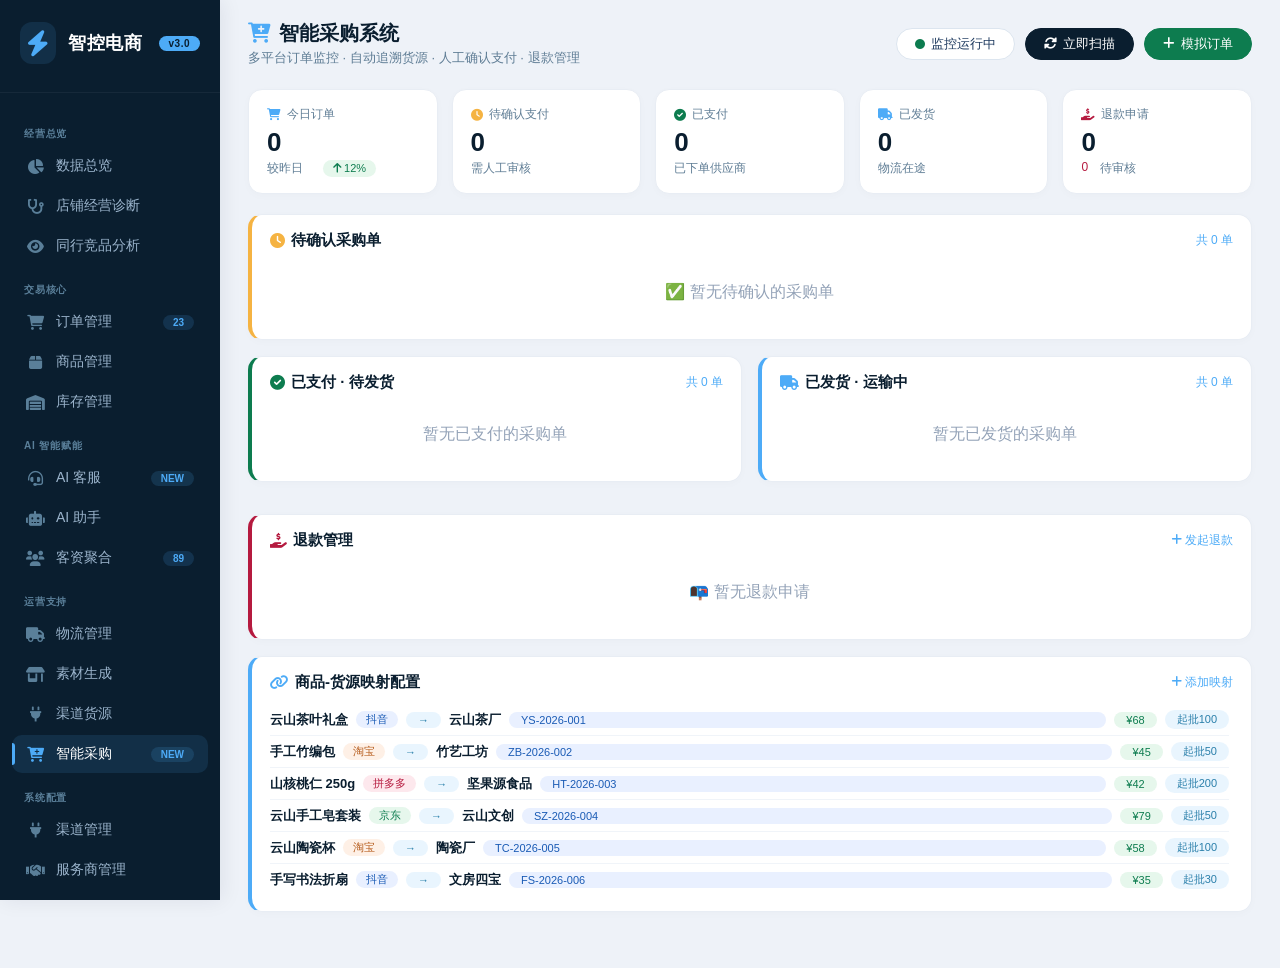
<file: 智能采购系统.html>
<!DOCTYPE html>
<html lang="zh-CN">
<head>
    <meta charset="UTF-8">
    <meta name="viewport" content="width=device-width, initial-scale=1.0">
    <title>智控电商 · 智能采购系统</title>
    <!-- Font Awesome 6 -->
    <link rel="stylesheet" href="https://cdnjs.cloudflare.com/ajax/libs/font-awesome/6.0.0-beta3/css/all.min.css">
    <style>
        /* ===== 全局重置 ===== */
        * { margin: 0; padding: 0; box-sizing: border-box; }
        body {
            font-family: -apple-system, BlinkMacSystemFont, 'Segoe UI', Roboto, 'PingFang SC', 'Microsoft YaHei', sans-serif;
            background: #eef2f8;
            color: #0a1a2b;
            display: flex;
            min-height: 100vh;
        }
        /* ===== 左侧导航 ===== */
        .sidebar {
            width: 220px;
            background: #0a1e2f;
            color: #b8cfe0;
            display: flex;
            flex-direction: column;
            flex-shrink: 0;
            height: 100vh;
            position: sticky;
            top: 0;
            overflow-y: auto;
            box-shadow: 2px 0 20px rgba(10,30,47,0.08);
            z-index: 100;
            transition: 0.2s;
        }
        .sidebar::-webkit-scrollbar { width: 3px; }
        .sidebar::-webkit-scrollbar-track { background: rgba(255,255,255,0.02); }
        .sidebar::-webkit-scrollbar-thumb { background: rgba(255,255,255,0.15); border-radius: 10px; }
        .sidebar .logo {
            padding: 22px 20px 28px 20px;
            border-bottom: 1px solid rgba(255,255,255,0.05);
            display: flex;
            align-items: center;
            gap: 12px;
        }
        .sidebar .logo i {
            font-size: 26px;
            color: #4dabf7;
            background: rgba(77,171,247,0.12);
            padding: 8px;
            border-radius: 12px;
        }
        .sidebar .logo span {
            font-size: 18px;
            font-weight: 700;
            color: white;
            letter-spacing: 0.5px;
        }
        .sidebar .logo .badge {
            font-size: 10px;
            background: #4dabf7;
            color: #0a1e2f;
            padding: 2px 10px;
            border-radius: 30px;
            font-weight: 600;
            margin-left: auto;
        }
        .sidebar .nav {
            flex: 1;
            padding: 16px 12px 20px;
        }
        .sidebar .nav .section-label {
            font-size: 10px;
            text-transform: uppercase;
            letter-spacing: 0.08em;
            color: #5a7f99;
            padding: 14px 12px 6px 12px;
            font-weight: 600;
            margin-top: 4px;
        }
        .sidebar .nav .item {
            display: flex;
            align-items: center;
            gap: 12px;
            padding: 10px 14px;
            border-radius: 10px;
            color: #9bb4cc;
            font-size: 14px;
            font-weight: 500;
            cursor: pointer;
            transition: 0.15s;
            margin-bottom: 2px;
            position: relative;
        }
        .sidebar .nav .item i { width: 18px; font-size: 15px; text-align: center; color: #5a7f99; }
        .sidebar .nav .item:hover { background: rgba(255,255,255,0.05); color: #d4e4f0; }
        .sidebar .nav .item:hover i { color: #7aaed9; }
        .sidebar .nav .item.active { background: rgba(77,171,247,0.12); color: white; }
        .sidebar .nav .item.active i { color: #4dabf7; }
        .sidebar .nav .item.active::before {
            content: '';
            position: absolute;
            left: 0;
            top: 20%;
            height: 60%;
            width: 3px;
            background: #4dabf7;
            border-radius: 0 4px 4px 0;
        }
        .sidebar .nav .item .tag {
            margin-left: auto;
            background: rgba(77,171,247,0.15);
            color: #4dabf7;
            font-size: 10px;
            padding: 2px 10px;
            border-radius: 30px;
            font-weight: 600;
        }
        .sidebar .bottom {
            padding: 16px 20px 20px;
            border-top: 1px solid rgba(255,255,255,0.05);
            font-size: 13px;
            color: #5a7f99;
            display: flex;
            align-items: center;
            gap: 10px;
        }
        .sidebar .bottom i { font-size: 16px; }
        /* ===== 主内容 ===== */
        .main { flex: 1; padding: 20px 28px 40px; max-width: calc(100% - 220px); min-width: 0; }
        .topbar {
            display: flex;
            justify-content: space-between;
            align-items: center;
            margin-bottom: 22px;
            flex-wrap: wrap;
            gap: 12px;
        }
        .topbar .left h2 { font-size: 20px; font-weight: 600; color: #0a1e2f; }
        .topbar .left p { font-size: 13px; color: #5f7d95; margin-top: 2px; }
        .topbar .right { display: flex; gap: 10px; align-items: center; flex-wrap: wrap; }
        .topbar .right .btn {
            padding: 6px 18px;
            border-radius: 30px;
            border: 1px solid #dce5ef;
            background: white;
            font-size: 13px;
            font-weight: 500;
            color: #1e3a5f;
            display: flex;
            align-items: center;
            gap: 6px;
            cursor: pointer;
            transition: 0.1s;
        }
        .topbar .right .btn:hover { background: #f5f8fc; }
        .topbar .right .btn-primary { background: #0a1e2f; border-color: #0a1e2f; color: white; }
        .topbar .right .btn-primary:hover { background: #1a3a5a; }
        .topbar .right .btn-success { background: #0d7c4f; border-color: #0d7c4f; color: white; }
        .topbar .right .btn-success:hover { background: #0e9a5a; }
        .topbar .right .btn-danger { background: #b51a3f; border-color: #b51a3f; color: white; }
        .topbar .right .btn-danger:hover { background: #c91e47; }
        .topbar .right .avatar {
            width: 36px; height: 36px; border-radius: 50%; background: #4dabf7;
            color: white; display: flex; align-items: center; justify-content: center;
            font-size: 16px; font-weight: 600;
        }
        /* ===== 页面容器 ===== */
        .page { display: none; animation: fadeIn 0.25s ease; }
        .page.active { display: block; }
        @keyframes fadeIn { from { opacity: 0.6; transform: translateY(6px); } to { opacity: 1; transform: translateY(0); } }
        /* ===== 统计卡片 ===== */
        .stats-grid {
            display: grid;
            grid-template-columns: repeat(5, 1fr);
            gap: 14px;
            margin-bottom: 20px;
        }
        .stat-card {
            background: white;
            padding: 16px 18px;
            border-radius: 14px;
            border: 1px solid #e8edf4;
            box-shadow: 0 2px 8px rgba(10,30,47,0.02);
            transition: 0.15s;
        }
        .stat-card:hover { box-shadow: 0 6px 20px rgba(10,30,47,0.06); border-color: #c8d8e8; }
        .stat-card .label { font-size: 12px; font-weight: 500; color: #5f7d95; display: flex; align-items: center; gap: 6px; margin-bottom: 4px; }
        .stat-card .value { font-size: 26px; font-weight: 700; color: #0a1e2f; letter-spacing: -0.02em; }
        .stat-card .sub { font-size: 12px; color: #5f7d95; margin-top: 2px; display: flex; gap: 12px; flex-wrap: wrap; }
        .stat-card .trend {
            font-size: 11px;
            font-weight: 500;
            margin-left: 8px;
            background: #e6f7ec;
            color: #0d7c4f;
            padding: 2px 10px;
            border-radius: 40px;
            display: inline-block;
        }
        .stat-card .trend.down { background: #fde8ed; color: #b51a3f; }
        /* ===== 卡片 ===== */
        .card {
            background: white;
            border-radius: 14px;
            padding: 16px 18px;
            border: 1px solid #e8edf4;
            box-shadow: 0 2px 8px rgba(10,30,47,0.02);
            transition: 0.15s;
            margin-bottom: 16px;
        }
        .card:hover { border-color: #c8d8e8; }
        .card-header {
            display: flex;
            justify-content: space-between;
            align-items: center;
            margin-bottom: 12px;
            flex-wrap: wrap;
            gap: 8px;
        }
        .card-header h3 { font-size: 15px; font-weight: 600; color: #0a1e2f; display: flex; align-items: center; gap: 6px; }
        .card-header h3 i { color: #4dabf7; }
        .card-header .action { font-size: 12px; color: #4dabf7; font-weight: 500; cursor: pointer; }
        .card-header .action:hover { color: #2a7faa; }
        /* ===== 采购列表项 ===== */
        .procurement-item {
            display: flex;
            align-items: center;
            gap: 14px;
            padding: 10px 0;
            border-bottom: 1px solid #f0f4f9;
        }
        .procurement-item:last-child { border: none; }
        .procurement-item .info { flex: 1; min-width: 0; }
        .procurement-item .info .name { font-weight: 600; color: #0a1e2f; font-size: 14px; display: flex; align-items: center; gap: 8px; flex-wrap: wrap; }
        .procurement-item .info .meta { font-size: 13px; color: #5f7d95; display: flex; gap: 12px; flex-wrap: wrap; margin-top: 2px; }
        .procurement-item .info .meta i { width: 14px; color: #7e9cb0; }
        .procurement-item .right { text-align: right; flex-shrink: 0; display: flex; flex-direction: column; gap: 4px; align-items: flex-end; }
        .procurement-item .right .actions { display: flex; gap: 4px; flex-wrap: wrap; }
        /* ===== 通用组件 ===== */
        .badge {
            padding: 2px 12px;
            border-radius: 30px;
            font-size: 11px;
            font-weight: 500;
            white-space: nowrap;
            display: inline-block;
        }
        .badge.success { background: #e6f7ec; color: #0d7c4f; }
        .badge.warning { background: #fef0e6; color: #b55a1a; }
        .badge.danger { background: #fde8ed; color: #b51a3f; }
        .badge.info { background: #e9f0ff; color: #1a5bb5; }
        .badge.blue { background: rgba(77,171,247,0.12); color: #2a7faa; }
        .badge.pending { background: #fef3e2; color: #a67c00; }
        .badge.paid { background: #e6f7ec; color: #0d7c4f; }
        .badge.shipped { background: #e9f0ff; color: #1a5bb5; }
        .badge.cancelled { background: #fde8ed; color: #b51a3f; }
        .badge.refund { background: #fde8ed; color: #b51a3f; }
        .btn-sm {
            padding: 4px 12px;
            border-radius: 20px;
            border: none;
            font-size: 12px;
            font-weight: 500;
            cursor: pointer;
            transition: 0.1s;
            display: inline-flex;
            align-items: center;
            gap: 4px;
        }
        .btn-sm:active { transform: scale(0.95); }
        .btn-sm.primary { background: #0a1e2f; color: white; }
        .btn-sm.primary:hover { background: #1a3a5a; }
        .btn-sm.success { background: #e6f7ec; color: #0d7c4f; }
        .btn-sm.success:hover { background: #c8f0d8; }
        .btn-sm.danger { background: #fde8ed; color: #b51a3f; }
        .btn-sm.danger:hover { background: #fcd0d9; }
        .btn-sm.outline { background: transparent; border: 1px solid #dce5ef; color: #1e3a5f; }
        .btn-sm.outline:hover { background: #f5f8fc; }
        .btn-sm.blue { background: rgba(77,171,247,0.12); color: #2a7faa; }
        .btn-sm.blue:hover { background: rgba(77,171,247,0.2); }
        .flex { display: flex; align-items: center; gap: 10px; flex-wrap: wrap; }
        .mt-2 { margin-top: 10px; }
        .row-two { display: grid; grid-template-columns: 1fr 1fr; gap: 16px; margin-bottom: 16px; }
        .row-three { display: grid; grid-template-columns: repeat(3, 1fr); gap: 14px; margin-bottom: 16px; }

        /* ===== 弹窗 ===== */
        .modal-overlay {
            display: none;
            position: fixed;
            top: 0; left: 0; right: 0; bottom: 0;
            background: rgba(0,0,0,0.5);
            backdrop-filter: blur(4px);
            z-index: 999;
            align-items: center;
            justify-content: center;
        }
        .modal-overlay.show { display: flex; }
        .modal-box {
            background: white;
            border-radius: 20px;
            padding: 28px 32px;
            max-width: 520px;
            width: 92%;
            max-height: 85vh;
            box-shadow: 0 40px 80px rgba(0,0,0,0.3);
            animation: dialogIn 0.25s ease;
            overflow-y: auto;
        }
        .modal-box::-webkit-scrollbar { width: 4px; }
        .modal-box::-webkit-scrollbar-track { background: #f0f4f9; border-radius: 10px; }
        .modal-box::-webkit-scrollbar-thumb { background: #c8d8e8; border-radius: 10px; }
        @keyframes dialogIn { from { opacity: 0; transform: scale(0.95) translateY(20px); } to { opacity: 1; transform: scale(1) translateY(0); } }
        .modal-box .modal-header {
            display: flex;
            justify-content: space-between;
            align-items: center;
            margin-bottom: 14px;
            padding-bottom: 12px;
            border-bottom: 1px solid #e8edf4;
        }
        .modal-box .modal-header h3 { font-size: 18px; color: #0a1e2f; display: flex; align-items: center; gap: 10px; }
        .modal-box .modal-header .close {
            font-size: 24px; color: #94a3b8; cursor: pointer;
            background: none; border: none; padding: 0 8px;
        }
        .modal-box .modal-header .close:hover { color: #0a1e2f; }
        .modal-box .modal-body { font-size: 14px; color: #0a1e2f; }
        .modal-box .modal-body .detail-row {
            display: flex; padding: 6px 0; border-bottom: 1px solid #f5f8fc;
        }
        .modal-box .modal-body .detail-row .label { color: #94a3b8; width: 90px; flex-shrink: 0; }
        .modal-box .modal-body .detail-row .value { flex: 1; font-weight: 500; }
        .modal-box .modal-actions {
            display: flex; gap: 10px; justify-content: flex-end;
            padding-top: 14px; border-top: 1px solid #e8edf4; margin-top: 14px;
            flex-wrap: wrap;
        }
        .modal-box .form-group { margin-bottom: 12px; }
        .modal-box .form-group label { display: block; font-size: 13px; font-weight: 500; color: #0a1e2f; margin-bottom: 4px; }
        .modal-box .form-group input, .modal-box .form-group textarea, .modal-box .form-group select {
            width: 100%; padding: 8px 14px; border: 1px solid #dce5ef; border-radius: 8px;
            font-size: 14px; background: #fafcfe; font-family: inherit;
        }
        .modal-box .form-group input:focus, .modal-box .form-group textarea:focus {
            outline: none; border-color: #4dabf7; box-shadow: 0 0 0 3px rgba(77,171,247,0.08);
        }
        .modal-box .form-group textarea { min-height: 60px; resize: vertical; }

        /* ===== Toast ===== */
        .toast {
            position: fixed;
            bottom: 30px;
            left: 50%;
            transform: translateX(-50%);
            background: #0a1e2f;
            color: white;
            padding: 12px 28px;
            border-radius: 40px;
            font-size: 14px;
            box-shadow: 0 10px 30px rgba(0,0,0,0.15);
            display: none;
            z-index: 999;
            white-space: nowrap;
            max-width: 90%;
            overflow: hidden;
            text-overflow: ellipsis;
        }
        .toast.show { display: block; animation: fadeUp 0.3s ease; }
        @keyframes fadeUp { from { opacity: 0; transform: translateX(-50%) translateY(20px); } to { opacity: 1; transform: translateX(-50%) translateY(0); } }
        .toast i { margin-right: 8px; }

        /* ===== 响应式 ===== */
        @media (max-width: 1200px) {
            .stats-grid { grid-template-columns: repeat(3, 1fr); }
            .row-two { grid-template-columns: 1fr; }
            .row-three { grid-template-columns: 1fr 1fr; }
        }
        @media (max-width: 768px) {
            .sidebar { width: 60px; }
            .sidebar .logo span, .sidebar .logo .badge, .sidebar .nav .item span,
            .sidebar .nav .section-label, .sidebar .bottom span, .sidebar .nav .item .tag { display: none; }
            .sidebar .logo { padding: 16px 12px; justify-content: center; }
            .sidebar .logo i { font-size: 20px; padding: 6px; }
            .sidebar .nav .item { justify-content: center; padding: 12px; }
            .sidebar .nav .item i { font-size: 18px; width: auto; }
            .sidebar .bottom { justify-content: center; }
            .main { max-width: calc(100% - 60px); padding: 14px; }
            .stats-grid { grid-template-columns: 1fr 1fr; }
            .row-three { grid-template-columns: 1fr; }
            .topbar { flex-direction: column; align-items: flex-start; }
            .procurement-item { flex-wrap: wrap; }
            .procurement-item .right { width: 100%; align-items: flex-start; }
            .modal-box { padding: 20px; }
        }
        @media (max-width: 480px) {
            .stats-grid { grid-template-columns: 1fr; }
        }
        /* ===== 平台标签 ===== */
        .platform-tag {
            display: inline-block;
            padding: 1px 10px;
            border-radius: 30px;
            font-size: 11px;
            font-weight: 500;
        }
        .platform-tag.taobao { background: #fef0e6; color: #b55a1a; }
        .platform-tag.douyin { background: #e9f0ff; color: #1a5bb5; }
        .platform-tag.pdd { background: #fde8ed; color: #b51a3f; }
        .platform-tag.jd { background: #e6f7ec; color: #0d7c4f; }
        .platform-tag.other { background: #f0f4f9; color: #5f7d95; }

        .status-dot { display: inline-block; width: 8px; height: 8px; border-radius: 50%; margin-right: 4px; }
        .status-dot.online { background: #0d7c4f; }
        .status-dot.offline { background: #b51a3f; }
        .status-dot.warning { background: #b55a1a; }

        .scroll-list { max-height: 300px; overflow-y: auto; padding-right: 4px; }
        .scroll-list::-webkit-scrollbar { width: 4px; }
        .scroll-list::-webkit-scrollbar-track { background: #f0f4f9; border-radius: 10px; }
        .scroll-list::-webkit-scrollbar-thumb { background: #c8d8e8; border-radius: 10px; }
        .border-left-warning { border-left: 4px solid #f5b342; }
        .border-left-danger { border-left: 4px solid #b51a3f; }
        .border-left-success { border-left: 4px solid #0d7c4f; }
        .border-left-info { border-left: 4px solid #4dabf7; }
    </style>
</head>
<body>
    <!-- ===== 左侧导航 ===== -->
    <div class="sidebar">
        <div class="logo">
            <i class="fas fa-bolt"></i>
            <span>智控电商</span>
            <span class="badge">v3.0</span>
        </div>
        <div class="nav">
            <div class="section-label">经营总览</div>
            <div class="item" data-page="page-dashboard"><i class="fas fa-chart-pie"></i><span>数据总览</span></div>
            <div class="item" data-page="page-ai"><i class="fas fa-stethoscope"></i><span>店铺经营诊断</span></div>
            <div class="item" data-page="page-competitor"><i class="fas fa-eye"></i><span>同行竞品分析</span></div>
            <div class="section-label">交易核心</div>
            <div class="item" data-page="page-orders"><i class="fas fa-shopping-cart"></i><span>订单管理</span><span class="tag">23</span></div>
            <div class="item" data-page="page-products"><i class="fas fa-box"></i><span>商品管理</span></div>
            <div class="item" data-page="page-inventory"><i class="fas fa-warehouse"></i><span>库存管理</span></div>
            <div class="section-label">AI 智能赋能</div>
            <div class="item" data-page="page-ai-service"><i class="fas fa-headset"></i><span>AI 客服</span><span class="tag">NEW</span></div>
            <div class="item" data-page="page-ai-assistant"><i class="fas fa-robot"></i><span>AI 助手</span></div>
            <div class="item" data-page="page-customer"><i class="fas fa-users"></i><span>客资聚合</span><span class="tag">89</span></div>
            <div class="section-label">运营支持</div>
            <div class="item" data-page="page-logistics"><i class="fas fa-truck"></i><span>物流管理</span></div>
            <div class="item" data-page="page-sourcing"><i class="fas fa-store-alt"></i><span>素材生成</span></div>
            <div class="item" data-page="page-channels"><i class="fas fa-plug"></i><span>渠道货源</span></div>
            <div class="item active" data-page="page-procurement"><i class="fas fa-cart-plus"></i><span>智能采购</span><span class="tag">NEW</span></div>
            <div class="section-label">系统配置</div>
            <div class="item" data-page="page-channels-config"><i class="fas fa-plug"></i><span>渠道管理</span></div>
            <div class="item" data-page="page-agents"><i class="fas fa-handshake"></i><span>服务商管理</span></div>
            <div class="item" data-page="page-settings"><i class="fas fa-cog"></i><span>系统设置</span></div>
        </div>
        <div class="bottom">
            <i class="fas fa-shield-alt"></i>
            <span>数据加密 · 安全</span>
        </div>
    </div>

    <!-- ===== 主内容 ===== -->
    <div class="main">
        <div id="page-procurement" class="page active">
            <!-- 顶部栏 -->
            <div class="topbar">
                <div class="left">
                    <h2><i class="fas fa-cart-plus" style="color:#4dabf7; margin-right:8px;"></i>智能采购系统</h2>
                    <p>多平台订单监控 · 自动追溯货源 · 人工确认支付 · 退款管理</p>
                </div>
                <div class="right">
                    <span class="btn" id="monitorStatus"><i class="fas fa-circle" style="color:#0d7c4f; font-size:10px;"></i> 监控运行中</span>
                    <span class="btn btn-primary" onclick="manualScan()"><i class="fas fa-sync-alt"></i> 立即扫描</span>
                    <span class="btn btn-success" onclick="simulateNewOrder()"><i class="fas fa-plus"></i> 模拟订单</span>
                </div>
            </div>

            <!-- 统计卡片 -->
            <div class="stats-grid">
                <div class="stat-card">
                    <div class="label"><i class="fas fa-shopping-cart" style="color:#4dabf7;"></i> 今日订单</div>
                    <div class="value" id="todayOrders">0</div>
                    <div class="sub">较昨日 <span class="trend"><i class="fas fa-arrow-up"></i> 12%</span></div>
                </div>
                <div class="stat-card">
                    <div class="label"><i class="fas fa-clock" style="color:#f5b342;"></i> 待确认支付</div>
                    <div class="value" id="pendingCount">0</div>
                    <div class="sub">需人工审核</div>
                </div>
                <div class="stat-card">
                    <div class="label"><i class="fas fa-check-circle" style="color:#0d7c4f;"></i> 已支付</div>
                    <div class="value" id="paidCount">0</div>
                    <div class="sub">已下单供应商</div>
                </div>
                <div class="stat-card">
                    <div class="label"><i class="fas fa-truck" style="color:#4dabf7;"></i> 已发货</div>
                    <div class="value" id="shippedCount">0</div>
                    <div class="sub">物流在途</div>
                </div>
                <div class="stat-card">
                    <div class="label"><i class="fas fa-hand-holding-usd" style="color:#b51a3f;"></i> 退款申请</div>
                    <div class="value" id="refundCount">0</div>
                    <div class="sub"><span style="color:#b51a3f;" id="refundPendingCount">0</span> 待审核</div>
                </div>
            </div>

            <!-- 待确认采购单 -->
            <div class="card border-left-warning">
                <div class="card-header">
                    <h3><i class="fas fa-clock" style="color:#f5b342;"></i> 待确认采购单</h3>
                    <span class="action">共 <span id="pendingListCount">0</span> 单</span>
                </div>
                <div class="scroll-list" id="pendingOrderList">
                    <div style="text-align:center;padding:20px;color:#94a3b8;">暂无待确认的采购单</div>
                </div>
            </div>

            <!-- 已支付 + 已发货 两列 -->
            <div class="row-two">
                <div class="card border-left-success">
                    <div class="card-header">
                        <h3><i class="fas fa-check-circle" style="color:#0d7c4f;"></i> 已支付 · 待发货</h3>
                        <span class="action">共 <span id="paidListCount">0</span> 单</span>
                    </div>
                    <div class="scroll-list" id="paidOrderList">
                        <div style="text-align:center;padding:20px;color:#94a3b8;">暂无已支付的采购单</div>
                    </div>
                </div>
                <div class="card border-left-info">
                    <div class="card-header">
                        <h3><i class="fas fa-truck" style="color:#4dabf7;"></i> 已发货 · 运输中</h3>
                        <span class="action">共 <span id="shippedListCount">0</span> 单</span>
                    </div>
                    <div class="scroll-list" id="shippedOrderList">
                        <div style="text-align:center;padding:20px;color:#94a3b8;">暂无已发货的采购单</div>
                    </div>
                </div>
            </div>

            <!-- 退款管理 -->
            <div class="card border-left-danger">
                <div class="card-header">
                    <h3><i class="fas fa-hand-holding-usd" style="color:#b51a3f;"></i> 退款管理</h3>
                    <span class="action" onclick="showApplyRefundModal()"><i class="fas fa-plus"></i> 发起退款</span>
                </div>
                <div class="scroll-list" id="refundList">
                    <div style="text-align:center;padding:20px;color:#94a3b8;">暂无退款申请</div>
                </div>
            </div>

            <!-- 货源映射配置 -->
            <div class="card border-left-info">
                <div class="card-header">
                    <h3><i class="fas fa-link" style="color:#4dabf7;"></i> 商品-货源映射配置</h3>
                    <span class="action" onclick="showAddMappingModal()"><i class="fas fa-plus"></i> 添加映射</span>
                </div>
                <div class="scroll-list" id="mappingList">
                    <!-- 由JS动态渲染 -->
                </div>
            </div>
        </div>
    </div>

    <!-- ===== 确认支付弹窗 ===== -->
    <div class="modal-overlay" id="confirmModal" onclick="if(event.target===this) closeModal('confirmModal')">
        <div class="modal-box">
            <div class="modal-header">
                <h3><i class="fas fa-check-circle" style="color:#0d7c4f;"></i> 确认支付</h3>
                <button class="close" onclick="closeModal('confirmModal')">&times;</button>
            </div>
            <div class="modal-body" id="confirmModalBody"></div>
            <div class="modal-actions">
                <button class="btn-sm outline" onclick="closeModal('confirmModal')">取消</button>
                <button class="btn-sm success" id="confirmPayBtn" onclick="doConfirmPay()"><i class="fas fa-check"></i> 确认支付</button>
            </div>
        </div>
    </div>

    <!-- ===== 取消采购单弹窗 ===== -->
    <div class="modal-overlay" id="cancelModal" onclick="if(event.target===this) closeModal('cancelModal')">
        <div class="modal-box">
            <div class="modal-header">
                <h3><i class="fas fa-times-circle" style="color:#b51a3f;"></i> 取消采购单</h3>
                <button class="close" onclick="closeModal('cancelModal')">&times;</button>
            </div>
            <div class="modal-body">
                <div class="form-group">
                    <label>取消原因</label>
                    <input type="text" id="cancelReason" placeholder="请输入取消原因...">
                </div>
            </div>
            <div class="modal-actions">
                <button class="btn-sm outline" onclick="closeModal('cancelModal')">返回</button>
                <button class="btn-sm danger" id="confirmCancelBtn" onclick="doConfirmCancel()"><i class="fas fa-times"></i> 确认取消</button>
            </div>
        </div>
    </div>

    <!-- ===== 退款弹窗 ===== -->
    <div class="modal-overlay" id="refundModal" onclick="if(event.target===this) closeModal('refundModal')">
        <div class="modal-box">
            <div class="modal-header">
                <h3><i class="fas fa-hand-holding-usd" style="color:#b51a3f;"></i> 退款申请</h3>
                <button class="close" onclick="closeModal('refundModal')">&times;</button>
            </div>
            <div class="modal-body" id="refundModalBody"></div>
            <div class="modal-actions">
                <button class="btn-sm outline" onclick="closeModal('refundModal')">取消</button>
                <button class="btn-sm primary" id="refundSubmitBtn" onclick="doSubmitRefund()"><i class="fas fa-paper-plane"></i> 提交申请</button>
            </div>
        </div>
    </div>

    <!-- ===== 添加映射弹窗 ===== -->
    <div class="modal-overlay" id="mappingModal" onclick="if(event.target===this) closeModal('mappingModal')">
        <div class="modal-box">
            <div class="modal-header">
                <h3><i class="fas fa-link" style="color:#4dabf7;"></i> 添加货源映射</h3>
                <button class="close" onclick="closeModal('mappingModal')">&times;</button>
            </div>
            <div class="modal-body">
                <div class="form-group">
                    <label>在售商品名称</label>
                    <input type="text" id="mapProductName" placeholder="例如: 云山茶叶礼盒">
                </div>
                <div class="form-group">
                    <label>销售平台</label>
                    <select id="mapPlatform">
                        <option value="淘宝">淘宝</option>
                        <option value="抖音">抖音</option>
                        <option value="拼多多">拼多多</option>
                        <option value="京东">京东</option>
                    </select>
                </div>
                <div class="form-group">
                    <label>供应商</label>
                    <select id="mapSupplier">
                        <option value="s1">云山茶厂</option>
                        <option value="s2">竹艺工坊</option>
                        <option value="s3">文房四宝</option>
                        <option value="s4">坚果源食品</option>
                        <option value="s5">云山文创</option>
                        <option value="s6">陶瓷厂</option>
                    </select>
                </div>
                <div class="form-group">
                    <label>供应商SKU</label>
                    <input type="text" id="mapSourceSku" placeholder="例如: YS-2026-001">
                </div>
                <div class="form-group">
                    <label>采购单价 (¥)</label>
                    <input type="number" id="mapSourcePrice" placeholder="例如: 68">
                </div>
                <div class="form-group">
                    <label>起批量</label>
                    <input type="number" id="mapMinOrder" placeholder="例如: 100" value="50">
                </div>
            </div>
            <div class="modal-actions">
                <button class="btn-sm outline" onclick="closeModal('mappingModal')">取消</button>
                <button class="btn-sm primary" onclick="doAddMapping()"><i class="fas fa-plus"></i> 添加映射</button>
            </div>
        </div>
    </div>

    <!-- ===== Toast ===== -->
    <div id="toast" class="toast"></div>

    <script>
        // ================================================================
        // ===== Toast =====
        // ================================================================
        function showToast(msg) {
            var toast = document.getElementById('toast');
            toast.innerHTML = msg;
            toast.classList.add('show');
            clearTimeout(toast._timer);
            toast._timer = setTimeout(function() { toast.classList.remove('show'); }, 3500);
        }

        // ================================================================
        // ===== 弹窗管理 =====
        // ================================================================
        function openModal(id) { document.getElementById(id).classList.add('show'); }
        function closeModal(id) { document.getElementById(id).classList.remove('show'); }

        // ================================================================
        // ===== 数据层 =====
        // ================================================================

        // 供应商数据
        var supplierData = [
            { id: 's1', name: '云山茶厂', platform: '1688', price: 68, deliveryDays: 3, rating: 4.9, categories: ['茶叶'], minOrder: 100, status: '金牌' },
            { id: 's2', name: '竹艺工坊', platform: '1688', price: 45, deliveryDays: 4, rating: 4.8, categories: ['手工艺'], minOrder: 50, status: '实力商家' },
            { id: 's3', name: '文房四宝', platform: '淘宝', price: 35, deliveryDays: 2, rating: 4.7, categories: ['文创'], minOrder: 30, status: '金牌' },
            { id: 's4', name: '坚果源食品', platform: '拼多多', price: 42, deliveryDays: 3, rating: 4.6, categories: ['食品'], minOrder: 200, status: '诚信通' },
            { id: 's5', name: '云山文创', platform: '京东', price: 79, deliveryDays: 2, rating: 4.8, categories: ['文创'], minOrder: 50, status: '金牌' },
            { id: 's6', name: '陶瓷厂', platform: '1688', price: 58, deliveryDays: 5, rating: 4.5, categories: ['手工艺'], minOrder: 100, status: '实力商家' },
        ];

        // 商品-货源映射表
        var productSourceMap = [
            { id: 'm1', productName: '云山茶叶礼盒', platform: '抖音', sourceSupplierId: 's1', sourceSupplierName: '云山茶厂', sourceSku: 'YS-2026-001', sourcePrice: 68, sourceMinOrder: 100, mappingRule: '1:1', status: 'active' },
            { id: 'm2', productName: '手工竹编包', platform: '淘宝', sourceSupplierId: 's2', sourceSupplierName: '竹艺工坊', sourceSku: 'ZB-2026-002', sourcePrice: 45, sourceMinOrder: 50, mappingRule: '1:1', status: 'active' },
            { id: 'm3', productName: '山核桃仁 250g', platform: '拼多多', sourceSupplierId: 's4', sourceSupplierName: '坚果源食品', sourceSku: 'HT-2026-003', sourcePrice: 42, sourceMinOrder: 200, mappingRule: '1:1', status: 'active' },
            { id: 'm4', productName: '云山手工皂套装', platform: '京东', sourceSupplierId: 's5', sourceSupplierName: '云山文创', sourceSku: 'SZ-2026-004', sourcePrice: 79, sourceMinOrder: 50, mappingRule: '1:1', status: 'active' },
            { id: 'm5', productName: '云山陶瓷杯', platform: '淘宝', sourceSupplierId: 's6', sourceSupplierName: '陶瓷厂', sourceSku: 'TC-2026-005', sourcePrice: 58, sourceMinOrder: 100, mappingRule: '1:1', status: 'active' },
            { id: 'm6', productName: '手写书法折扇', platform: '抖音', sourceSupplierId: 's3', sourceSupplierName: '文房四宝', sourceSku: 'FS-2026-006', sourcePrice: 35, sourceMinOrder: 30, mappingRule: '1:1', status: 'active' },
        ];

        // 采购订单存储
        var procurementOrders = [];
        var orderIdCounter = 1000;

        // ================================================================
        // ===== 核心业务类 =====
        // ================================================================

        // 多平台订单监控
        var monitorTimer = null;
        var isMonitorRunning = true;
        var todayOrderCount = 0;

        function startMonitor() {
            if (monitorTimer) return;
            isMonitorRunning = true;
            document.getElementById('monitorStatus').innerHTML = '<i class="fas fa-circle" style="color:#0d7c4f; font-size:10px;"></i> 监控运行中';
            monitorTimer = setInterval(function() {
                if (isMonitorRunning) {
                    checkNewOrders();
                }
            }, 8000);
            console.log('🔄 多平台订单监控已启动');
        }

        function stopMonitor() {
            isMonitorRunning = false;
            if (monitorTimer) {
                clearInterval(monitorTimer);
                monitorTimer = null;
            }
            document.getElementById('monitorStatus').innerHTML = '<i class="fas fa-circle" style="color:#b55a1a; font-size:10px;"></i> 监控已暂停';
            console.log('⏹️ 多平台订单监控已停止');
        }

        function toggleMonitor() {
            if (isMonitorRunning) {
                stopMonitor();
            } else {
                startMonitor();
            }
        }

        // 模拟新订单检测
        function checkNewOrders() {
            var platforms = ['淘宝', '抖音', '拼多多', '京东'];
            var productNames = productSourceMap.map(function(m) { return m.productName; });
            var products = productSourceMap.map(function(m) { 
                return { name: m.productName, platform: m.platform }; 
            });

            // 随机生成0-2个新订单
            var count = Math.floor(Math.random() * 3);
            for (var i = 0; i < count; i++) {
                var product = products[Math.floor(Math.random() * products.length)];
                var platform = platforms[Math.floor(Math.random() * platforms.length)];
                var quantity = Math.floor(Math.random() * 3) + 1;
                var unitPrice = 50 + Math.floor(Math.random() * 150);
                
                var order = {
                    orderId: 'ORD-' + Date.now() + '-' + String(Math.random()).slice(2, 6),
                    platform: platform,
                    productName: product.name,
                    quantity: quantity,
                    unitPrice: unitPrice,
                    totalAmount: unitPrice * quantity,
                    buyerName: randomName(),
                    buyerPhone: '1' + String(Math.floor(Math.random() * 9000000000) + 1000000000),
                    address: randomAddress(),
                    createdAt: new Date().toLocaleString(),
                    status: '已支付'
                };
                
                // 处理订单 -> 追溯货源
                processOrder(order);
                todayOrderCount++;
            }
            document.getElementById('todayOrders').textContent = todayOrderCount;
        }

        function randomName() {
            var surnames = ['王', '张', '李', '刘', '陈', '赵', '周', '吴', '孙', '马'];
            var names = ['婷', '豪', '萱', '阳', '琳', '瑶', '伟', '芳', '军', '敏'];
            return surnames[Math.floor(Math.random() * surnames.length)] + names[Math.floor(Math.random() * names.length)];
        }

        function randomAddress() {
            var cities = ['北京市朝阳区', '上海市浦东新区', '广州市天河区', '深圳市南山区', '杭州市西湖区'];
            var streets = ['建国路88号', '张杨路88号', '天河路188号', '科技园路68号', '文三路118号'];
            return cities[Math.floor(Math.random() * cities.length)] + streets[Math.floor(Math.random() * streets.length)];
        }

        // 手动触发扫描
        function manualScan() {
            showToast('🔄 正在扫描平台订单...');
            var count = Math.floor(Math.random() * 3) + 1;
            for (var i = 0; i < count; i++) {
                var platforms = ['淘宝', '抖音', '拼多多', '京东'];
                var productNames = productSourceMap.map(function(m) { return m.productName; });
                var name = productNames[Math.floor(Math.random() * productNames.length)];
                var platform = platforms[Math.floor(Math.random() * platforms.length)];
                var quantity = Math.floor(Math.random() * 3) + 1;
                var unitPrice = 50 + Math.floor(Math.random() * 150);
                
                var order = {
                    orderId: 'ORD-' + Date.now() + '-' + String(Math.random()).slice(2, 6),
                    platform: platform,
                    productName: name,
                    quantity: quantity,
                    unitPrice: unitPrice,
                    totalAmount: unitPrice * quantity,
                    buyerName: randomName(),
                    buyerPhone: '1' + String(Math.floor(Math.random() * 9000000000) + 1000000000),
                    address: randomAddress(),
                    createdAt: new Date().toLocaleString(),
                    status: '已支付'
                };
                processOrder(order);
                todayOrderCount++;
            }
            document.getElementById('todayOrders').textContent = todayOrderCount;
            renderAll();
            showToast('✅ 扫描完成，发现 ' + count + ' 个新订单');
        }

        // 模拟单个新订单（手动测试）
        function simulateNewOrder() {
            var platforms = ['淘宝', '抖音', '拼多多', '京东'];
            var productNames = productSourceMap.map(function(m) { return m.productName; });
            var name = productNames[Math.floor(Math.random() * productNames.length)];
            var platform = platforms[Math.floor(Math.random() * platforms.length)];
            var quantity = Math.floor(Math.random() * 3) + 1;
            var unitPrice = 50 + Math.floor(Math.random() * 150);
            
            var order = {
                orderId: 'ORD-' + Date.now() + '-' + String(Math.random()).slice(2, 6),
                platform: platform,
                productName: name,
                quantity: quantity,
                unitPrice: unitPrice,
                totalAmount: unitPrice * quantity,
                buyerName: randomName(),
                buyerPhone: '1' + String(Math.floor(Math.random() * 9000000000) + 1000000000),
                address: randomAddress(),
                createdAt: new Date().toLocaleString(),
                status: '已支付'
            };
            processOrder(order);
            todayOrderCount++;
            document.getElementById('todayOrders').textContent = todayOrderCount;
            renderAll();
            showToast('📦 模拟订单 ' + order.orderId + ' 已创建');
        }

        // ================================================================
        // ===== 追溯货源 + 创建采购单 =====
        // ================================================================

        function processOrder(customerOrder) {
            // Step 1: 查找货源映射
            var sourceMap = productSourceMap.find(function(m) {
                return m.productName === customerOrder.productName;
            });

            if (!sourceMap) {
                showToast('⚠️ 商品 "' + customerOrder.productName + '" 未配置货源映射');
                return;
            }

            // Step 2: 查找供应商
            var supplier = supplierData.find(function(s) { return s.id === sourceMap.sourceSupplierId; });
            if (!supplier) {
                showToast('❌ 供应商不存在: ' + sourceMap.sourceSupplierName);
                return;
            }

            // Step 3: 计算采购数量
            var procurementQty = customerOrder.quantity;
            if (procurementQty < sourceMap.sourceMinOrder) {
                procurementQty = sourceMap.sourceMinOrder;
            }

            // Step 4: 生成采购单
            var order = {
                id: 'PO-' + Date.now() + '-' + String(++orderIdCounter).padStart(4, '0'),
                sourceOrderId: customerOrder.orderId,
                sourcePlatform: customerOrder.platform,
                sourceProduct: customerOrder.productName,
                sourceQuantity: customerOrder.quantity,
                sourceTotalAmount: customerOrder.totalAmount,
                
                productName: customerOrder.productName,
                supplierId: supplier.id,
                supplierName: supplier.name,
                supplierSku: sourceMap.sourceSku,
                quantity: procurementQty,
                unitPrice: supplier.price,
                totalAmount: supplier.price * procurementQty,
                
                deliveryAddress: customerOrder.address,
                buyerName: customerOrder.buyerName,
                buyerPhone: customerOrder.buyerPhone,
                
                status: '待确认支付',
                paymentStatus: '待支付',
                
                createdAt: new Date().toLocaleString(),
                customerOrderCreatedAt: customerOrder.createdAt,
                confirmedAt: null,
                paidAt: null,
                shippedAt: null,
                trackingNumber: null,
                completedAt: null,
                
                refundStatus: null,
                refundAmount: null,
                refundReason: null,
                refundAppliedAt: null,
                refundApprovedAt: null,
                refundCompletedAt: null
            };

            procurementOrders.push(order);
            addLog('info', '采购单 ' + order.id + ' 已创建，商品: ' + order.productName + '，数量: ' + order.quantity + '，来源订单: ' + customerOrder.orderId);
            showToast('📋 采购单 ' + order.id + ' 已生成，请确认支付');
            renderAll();
        }

        // ================================================================
        // ===== 采购单操作 =====
        // ================================================================

        var currentOrderId = null;

        // 确认支付
        function confirmPayment(orderId) {
            currentOrderId = orderId;
            var order = procurementOrders.find(function(o) { return o.id === orderId; });
            if (!order) { showToast('❌ 采购单不存在'); return; }
            if (order.status !== '待确认支付') { showToast('⚠️ 采购单状态不是"待确认支付"'); return; }

            var body = document.getElementById('confirmModalBody');
            body.innerHTML = `
                <div class="detail-row"><span class="label">采购单号</span><span class="value">${order.id}</span></div>
                <div class="detail-row"><span class="label">商品</span><span class="value">${order.productName}</span></div>
                <div class="detail-row"><span class="label">供应商</span><span class="value">${order.supplierName}</span></div>
                <div class="detail-row"><span class="label">数量</span><span class="value">${order.quantity} 件</span></div>
                <div class="detail-row"><span class="label">单价</span><span class="value">¥${order.unitPrice.toFixed(2)}</span></div>
                <div class="detail-row"><span class="label">总金额</span><span class="value" style="color:#b51a3f;font-weight:700;font-size:18px;">¥${order.totalAmount.toFixed(2)}</span></div>
                <div class="detail-row"><span class="label">买家</span><span class="value">${order.buyerName}</span></div>
                <div class="detail-row"><span class="label">收货地址</span><span class="value">${order.deliveryAddress}</span></div>
                <div style="margin-top:10px;padding:10px;background:#fef3e2;border-radius:8px;font-size:13px;color:#a67c00;">
                    <i class="fas fa-info-circle"></i> 确认支付后，系统将自动向供应商下单
                </div>
            `;
            openModal('confirmModal');
        }

        function doConfirmPay() {
            var order = procurementOrders.find(function(o) { return o.id === currentOrderId; });
            if (!order) { showToast('❌ 采购单不存在'); return; }

            order.status = '已支付';
            order.paymentStatus = '已支付';
            order.confirmedAt = new Date().toLocaleString();
            order.paidAt = new Date().toLocaleString();

            addLog('success', '采购单 ' + order.id + ' 已确认支付，供应商: ' + order.supplierName);
            showToast('✅ 采购单 ' + order.id + ' 已确认支付');

            closeModal('confirmModal');
            renderAll();

            // 模拟供应商接单
            setTimeout(function() {
                order.status = '已下单';
                order.supplierOrderId = 'SO-' + Date.now();
                addLog('info', '供应商 ' + order.supplierName + ' 已接单，订单号: ' + order.supplierOrderId);
                renderAll();
                showToast('📦 供应商 ' + order.supplierName + ' 已接单');

                // 模拟发货
                setTimeout(function() {
                    order.status = '已发货';
                    order.shippedAt = new Date().toLocaleString();
                    order.trackingNumber = 'SF' + String(Math.floor(Math.random() * 10000000000));
                    addLog('success', '采购单 ' + order.id + ' 已发货，物流单号: ' + order.trackingNumber);
                    renderAll();
                    showToast('🚚 采购单 ' + order.id + ' 已发货');
                }, 3000);
            }, 1500);
        }

        // 取消采购单
        var cancelOrderId = null;

        function cancelProcurementOrder(orderId) {
            cancelOrderId = orderId;
            document.getElementById('cancelReason').value = '';
            openModal('cancelModal');
        }

        function doConfirmCancel() {
            var reason = document.getElementById('cancelReason').value || '人工取消';
            var order = procurementOrders.find(function(o) { return o.id === cancelOrderId; });
            if (!order) { showToast('❌ 采购单不存在'); return; }

            order.status = '已取消';
            order.cancelReason = reason;
            order.canceledAt = new Date().toLocaleString();

            addLog('warning', '采购单 ' + order.id + ' 已取消，原因: ' + reason);
            showToast('⛔ 采购单 ' + order.id + ' 已取消');
            closeModal('cancelModal');
            renderAll();
        }

        // ================================================================
        // ===== 退款管理 =====
        // ================================================================

        var refundTargetOrderId = null;

        function showApplyRefundModal() {
            // 获取已支付的订单列表供选择
            var paidOrders = procurementOrders.filter(function(o) {
                return o.status === '已支付' || o.status === '已下单' || o.status === '已发货';
            });
            if (paidOrders.length === 0) {
                showToast('📭 暂无可退款的采购单');
                return;
            }

            var body = document.getElementById('refundModalBody');
            var options = paidOrders.map(function(o) {
                return '<option value="' + o.id + '">' + o.id + ' - ' + o.productName + ' (¥' + o.totalAmount.toFixed(2) + ')</option>';
            }).join('');

            body.innerHTML = `
                <div class="form-group">
                    <label>选择采购单</label>
                    <select id="refundOrderSelect">${options}</select>
                </div>
                <div class="form-group">
                    <label>退款金额</label>
                    <input type="number" id="refundAmount" placeholder="请输入退款金额" step="0.01">
                </div>
                <div class="form-group">
                    <label>退款原因</label>
                    <textarea id="refundReason" placeholder="请描述退款原因..."></textarea>
                </div>
            `;
            openModal('refundModal');
        }

        function doSubmitRefund() {
            var orderId = document.getElementById('refundOrderSelect').value;
            var amount = parseFloat(document.getElementById('refundAmount').value);
            var reason = document.getElementById('refundReason').value || '客户申请退款';

            if (!amount || amount <= 0) {
                showToast('⚠️ 请输入有效的退款金额');
                return;
            }

            var order = procurementOrders.find(function(o) { return o.id === orderId; });
            if (!order) { showToast('❌ 采购单不存在'); return; }

            if (order.refundStatus === '申请中') {
                showToast('⚠️ 该采购单已有退款申请在处理中');
                return;
            }

            order.refundStatus = '申请中';
            order.refundAmount = amount;
            order.refundReason = reason;
            order.refundAppliedAt = new Date().toLocaleString();

            addLog('warning', '退款申请已提交: 采购单 ' + order.id + '，金额 ¥' + amount.toFixed(2));
            showToast('💰 退款申请已提交，等待审核');
            closeModal('refundModal');
            renderAll();
        }

        // 审核退款 - 通过
        function approveRefund(orderId) {
            var order = procurementOrders.find(function(o) { return o.id === orderId; });
            if (!order) { showToast('❌ 采购单不存在'); return; }
            if (order.refundStatus !== '申请中') { showToast('⚠️ 该订单没有待审核的退款申请'); return; }

            order.refundStatus = '已退款';
            order.refundApprovedAt = new Date().toLocaleString();
            order.refundCompletedAt = new Date().toLocaleString();
            
            // 如果采购单未发货，取消采购单
            if (order.status === '已支付' || order.status === '待确认支付') {
                order.status = '已取消';
                order.cancelReason = '客户退款';
                order.canceledAt = new Date().toLocaleString();
            }

            addLog('success', '退款申请已通过: 采购单 ' + order.id + '，金额 ¥' + order.refundAmount.toFixed(2));
            showToast('✅ 退款已通过，金额 ¥' + order.refundAmount.toFixed(2));
            renderAll();
        }

        // 审核退款 - 拒绝
        function rejectRefund(orderId) {
            var order = procurementOrders.find(function(o) { return o.id === orderId; });
            if (!order) { showToast('❌ 采购单不存在'); return; }
            if (order.refundStatus !== '申请中') { showToast('⚠️ 该订单没有待审核的退款申请'); return; }

            order.refundStatus = '已拒绝';
            order.refundApprovedAt = new Date().toLocaleString();

            addLog('warning', '退款申请已拒绝: 采购单 ' + order.id);
            showToast('❌ 退款已拒绝');
            renderAll();
        }

        // ================================================================
        // ===== 货源映射管理 =====
        // ================================================================

        function showAddMappingModal() {
            document.getElementById('mapProductName').value = '';
            document.getElementById('mapSourceSku').value = '';
            document.getElementById('mapSourcePrice').value = '';
            document.getElementById('mapMinOrder').value = '50';
            openModal('mappingModal');
        }

        function doAddMapping() {
            var productName = document.getElementById('mapProductName').value.trim();
            var platform = document.getElementById('mapPlatform').value;
            var supplierId = document.getElementById('mapSupplier').value;
            var sourceSku = document.getElementById('mapSourceSku').value.trim();
            var sourcePrice = parseFloat(document.getElementById('mapSourcePrice').value);
            var minOrder = parseInt(document.getElementById('mapMinOrder').value);

            if (!productName) { showToast('⚠️ 请输入商品名称'); return; }
            if (!sourceSku) { showToast('⚠️ 请输入供应商SKU'); return; }
            if (!sourcePrice || sourcePrice <= 0) { showToast('⚠️ 请输入有效的采购单价'); return; }
            if (!minOrder || minOrder <= 0) { showToast('⚠️ 请输入有效的起批量'); return; }

            var supplier = supplierData.find(function(s) { return s.id === supplierId; });
            if (!supplier) { showToast('❌ 供应商不存在'); return; }

            // 检查是否已存在
            var exists = productSourceMap.some(function(m) {
                return m.productName === productName && m.platform === platform;
            });
            if (exists) {
                showToast('⚠️ 该商品已存在映射配置');
                return;
            }

            productSourceMap.push({
                id: 'm' + Date.now(),
                productName: productName,
                platform: platform,
                sourceSupplierId: supplierId,
                sourceSupplierName: supplier.name,
                sourceSku: sourceSku,
                sourcePrice: sourcePrice,
                sourceMinOrder: minOrder,
                mappingRule: '1:1',
                status: 'active'
            });

            addLog('info', '新增货源映射: ' + productName + ' -> ' + supplier.name);
            showToast('✅ 货源映射已添加');
            closeModal('mappingModal');
            renderAll();
        }

        // ================================================================
        // ===== 日志系统 =====
        // ================================================================

        var systemLogs = [];

        function addLog(level, msg) {
            systemLogs.unshift({
                time: new Date().toLocaleTimeString(),
                level: level,
                msg: msg
            });
            if (systemLogs.length > 200) systemLogs.pop();
        }

        // ================================================================
        // ===== 渲染函数 =====
        // ================================================================

        function renderPendingOrders() {
            var pending = procurementOrders.filter(function(o) { return o.status === '待确认支付'; });
            var container = document.getElementById('pendingOrderList');
            
            if (pending.length === 0) {
                container.innerHTML = '<div style="text-align:center;padding:20px;color:#94a3b8;">✅ 暂无待确认的采购单</div>';
            } else {
                var html = '';
                pending.forEach(function(order) {
                    html += `
                        <div class="procurement-item">
                            <div class="info">
                                <div class="name">
                                    ${order.productName}
                                    <span class="badge warning">⏳ 待确认</span>
                                    <span class="platform-tag ${order.sourcePlatform === '淘宝' ? 'taobao' : order.sourcePlatform === '抖音' ? 'douyin' : order.sourcePlatform === '拼多多' ? 'pdd' : order.sourcePlatform === '京东' ? 'jd' : 'other'}">${order.sourcePlatform}</span>
                                </div>
                                <div class="meta">
                                    <span><i class="fas fa-shopping-cart"></i> 客户单: ${order.sourceOrderId}</span>
                                    <span><i class="fas fa-store"></i> ${order.supplierName}</span>
                                    <span><i class="fas fa-box"></i> ${order.quantity}件</span>
                                    <span><i class="fas fa-money-bill"></i> ¥${order.totalAmount.toFixed(2)}</span>
                                </div>
                                <div class="meta" style="font-size:12px;color:#94a3b8;">
                                    <span><i class="fas fa-user"></i> ${order.buyerName}</span>
                                    <span><i class="fas fa-map-pin"></i> ${order.deliveryAddress}</span>
                                    <span>${order.createdAt}</span>
                                </div>
                            </div>
                            <div class="right">
                                <div class="actions">
                                    <span class="btn-sm success" onclick="confirmPayment('${order.id}')"><i class="fas fa-check"></i> 确认支付</span>
                                    <span class="btn-sm danger" onclick="cancelProcurementOrder('${order.id}')"><i class="fas fa-times"></i> 取消</span>
                                </div>
                            </div>
                        </div>
                    `;
                });
                container.innerHTML = html;
            }
            document.getElementById('pendingListCount').textContent = pending.length;
            document.getElementById('pendingCount').textContent = pending.length;
        }

        function renderPaidOrders() {
            var paid = procurementOrders.filter(function(o) { return o.status === '已支付' || o.status === '已下单'; });
            var container = document.getElementById('paidOrderList');
            
            if (paid.length === 0) {
                container.innerHTML = '<div style="text-align:center;padding:20px;color:#94a3b8;">暂无已支付的采购单</div>';
            } else {
                var html = '';
                paid.forEach(function(order) {
                    var statusText = order.status === '已支付' ? '待发货' : '已接单';
                    html += `
                        <div class="procurement-item">
                            <div class="info">
                                <div class="name">
                                    ${order.productName}
                                    <span class="badge success">${statusText}</span>
                                </div>
                                <div class="meta">
                                    <span><i class="fas fa-file-invoice"></i> ${order.id}</span>
                                    <span><i class="fas fa-store"></i> ${order.supplierName}</span>
                                    <span><i class="fas fa-box"></i> ${order.quantity}件</span>
                                    <span><i class="fas fa-money-bill"></i> ¥${order.totalAmount.toFixed(2)}</span>
                                    ${order.supplierOrderId ? '<span><i class="fas fa-check"></i> 供应商单: ' + order.supplierOrderId + '</span>' : ''}
                                </div>
                            </div>
                            <div class="right">
                                <span style="font-size:12px;color:#94a3b8;">${order.paidAt || order.confirmedAt}</span>
                            </div>
                        </div>
                    `;
                });
                container.innerHTML = html;
            }
            document.getElementById('paidListCount').textContent = paid.length;
            document.getElementById('paidCount').textContent = paid.length;
        }

        function renderShippedOrders() {
            var shipped = procurementOrders.filter(function(o) { return o.status === '已发货'; });
            var container = document.getElementById('shippedOrderList');
            
            if (shipped.length === 0) {
                container.innerHTML = '<div style="text-align:center;padding:20px;color:#94a3b8;">暂无已发货的采购单</div>';
            } else {
                var html = '';
                shipped.forEach(function(order) {
                    html += `
                        <div class="procurement-item">
                            <div class="info">
                                <div class="name">
                                    ${order.productName}
                                    <span class="badge info">🚚 运输中</span>
                                </div>
                                <div class="meta">
                                    <span><i class="fas fa-file-invoice"></i> ${order.id}</span>
                                    <span><i class="fas fa-store"></i> ${order.supplierName}</span>
                                    <span><i class="fas fa-box"></i> ${order.quantity}件</span>
                                    <span><i class="fas fa-tag"></i> ${order.trackingNumber}</span>
                                </div>
                            </div>
                            <div class="right">
                                <span style="font-size:12px;color:#94a3b8;">${order.shippedAt}</span>
                            </div>
                        </div>
                    `;
                });
                container.innerHTML = html;
            }
            document.getElementById('shippedListCount').textContent = shipped.length;
            document.getElementById('shippedCount').textContent = shipped.length;
        }

        function renderRefunds() {
            var refundOrders = procurementOrders.filter(function(o) { return o.refundStatus !== null; });
            var container = document.getElementById('refundList');
            
            if (refundOrders.length === 0) {
                container.innerHTML = '<div style="text-align:center;padding:20px;color:#94a3b8;">📭 暂无退款申请</div>';
            } else {
                var html = '';
                refundOrders.forEach(function(order) {
                    var statusMap = {
                        '申请中': 'warning',
                        '已退款': 'success',
                        '已拒绝': 'danger'
                    };
                    var statusText = order.refundStatus;
                    html += `
                        <div class="procurement-item">
                            <div class="info">
                                <div class="name">
                                    退款申请 - ${order.productName}
                                    <span class="badge ${statusMap[order.refundStatus] || 'info'}">${order.refundStatus}</span>
                                </div>
                                <div class="meta">
                                    <span><i class="fas fa-file-invoice"></i> ${order.id}</span>
                                    <span><i class="fas fa-money-bill"></i> 金额: ¥${order.refundAmount.toFixed(2)}</span>
                                    <span><i class="fas fa-comment"></i> ${order.refundReason}</span>
                                </div>
                                <div class="meta" style="font-size:12px;color:#94a3b8;">
                                    <span>申请: ${order.refundAppliedAt}</span>
                                    ${order.refundApprovedAt ? '<span>处理: ' + order.refundApprovedAt + '</span>' : ''}
                                </div>
                            </div>
                            <div class="right">
                                ${order.refundStatus === '申请中' ? `
                                    <div class="actions">
                                        <span class="btn-sm success" onclick="approveRefund('${order.id}')"><i class="fas fa-check"></i> 通过</span>
                                        <span class="btn-sm danger" onclick="rejectRefund('${order.id}')"><i class="fas fa-times"></i> 拒绝</span>
                                    </div>
                                ` : `
                                    <span class="badge ${statusMap[order.refundStatus] || 'info'}">${order.refundStatus}</span>
                                `}
                            </div>
                        </div>
                    `;
                });
                container.innerHTML = html;
            }
            
            var pendingRefunds = procurementOrders.filter(function(o) { return o.refundStatus === '申请中'; });
            document.getElementById('refundCount').textContent = refundOrders.length;
            document.getElementById('refundPendingCount').textContent = pendingRefunds.length;
        }

        function renderMappings() {
            var container = document.getElementById('mappingList');
            if (productSourceMap.length === 0) {
                container.innerHTML = '<div style="text-align:center;padding:12px;color:#94a3b8;">暂无货源映射配置</div>';
            } else {
                var html = '';
                productSourceMap.forEach(function(m) {
                    html += `
                        <div class="procurement-item" style="padding:6px 0;">
                            <div class="info">
                                <div class="name" style="font-size:13px;">
                                    ${m.productName}
                                    <span class="platform-tag ${m.platform === '淘宝' ? 'taobao' : m.platform === '抖音' ? 'douyin' : m.platform === '拼多多' ? 'pdd' : m.platform === '京东' ? 'jd' : 'other'}">${m.platform}</span>
                                    <span class="badge blue">→</span>
                                    ${m.sourceSupplierName}
                                    <span class="badge info">${m.sourceSku}</span>
                                    <span class="badge success">¥${m.sourcePrice}</span>
                                    <span class="badge blue">起批${m.sourceMinOrder}</span>
                                </div>
                            </div>
                        </div>
                    `;
                });
                container.innerHTML = html;
            }
        }

        function renderAll() {
            renderPendingOrders();
            renderPaidOrders();
            renderShippedOrders();
            renderRefunds();
            renderMappings();
            document.getElementById('todayOrders').textContent = todayOrderCount;
        }

        // ================================================================
        // ===== 初始化 =====
        // ================================================================

        // 页面切换（只保留智能采购）
        document.querySelectorAll('.sidebar .item').forEach(function(item) {
            item.addEventListener('click', function() {
                document.querySelectorAll('.sidebar .item').forEach(function(i) { i.classList.remove('active'); });
                this.classList.add('active');
                var pageId = this.dataset.page;
                document.querySelectorAll('.page').forEach(function(p) { p.classList.remove('active'); });
                var target = document.getElementById(pageId);
                if (target) target.classList.add('active');
                if (pageId !== 'page-procurement') {
                    showToast('📌 其他模块已精简，仅保留「智能采购」内容');
                }
            });
        });

        // 监控状态点击切换
        document.getElementById('monitorStatus').addEventListener('click', toggleMonitor);

        // 启动
        document.addEventListener('DOMContentLoaded', function() {
            renderAll();
            startMonitor();
            addLog('info', '智能采购系统启动，监控已开启');
        });

        // 暴露到全局
        window.confirmPayment = confirmPayment;
        window.doConfirmPay = doConfirmPay;
        window.cancelProcurementOrder = cancelProcurementOrder;
        window.doConfirmCancel = doConfirmCancel;
        window.approveRefund = approveRefund;
        window.rejectRefund = rejectRefund;
        window.showApplyRefundModal = showApplyRefundModal;
        window.doSubmitRefund = doSubmitRefund;
        window.showAddMappingModal = showAddMappingModal;
        window.doAddMapping = doAddMapping;
        window.manualScan = manualScan;
        window.simulateNewOrder = simulateNewOrder;
        window.toggleMonitor = toggleMonitor;
        window.openModal = openModal;
        window.closeModal = closeModal;
        window.showToast = showToast;
    </script>
</body>
</html>
</file>
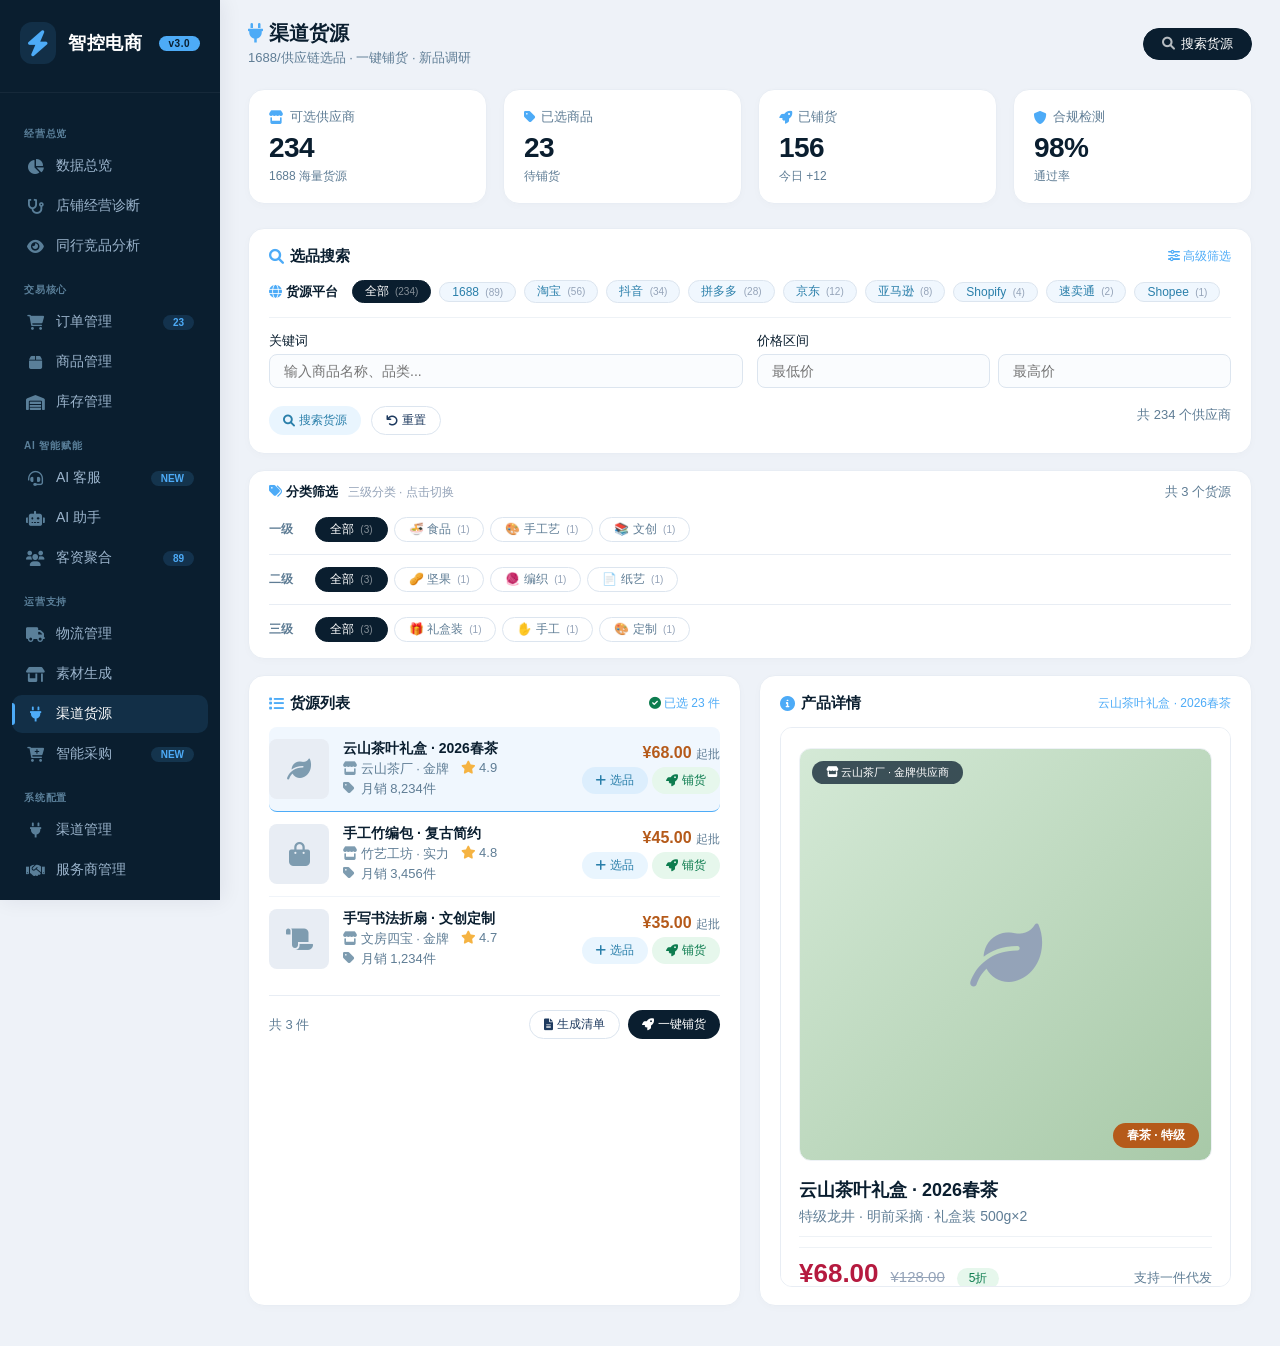
<file: 渠道货源.html>
<!DOCTYPE html>
<html lang="zh-CN">
<head>
    <meta charset="UTF-8">
    <meta name="viewport" content="width=device-width, initial-scale=1.0">
    <title>智控电商 · 渠道货源</title>
    <!-- Font Awesome 6 -->
    <link rel="stylesheet" href="https://cdnjs.cloudflare.com/ajax/libs/font-awesome/6.0.0-beta3/css/all.min.css">
    <style>
        * { margin: 0; padding: 0; box-sizing: border-box; }
        body {
            font-family: -apple-system, BlinkMacSystemFont, 'Segoe UI', Roboto, 'PingFang SC', 'Microsoft YaHei', sans-serif;
            background: #eef2f8;
            color: #0a1a2b;
            display: flex;
            min-height: 100vh;
        }
        /* ===== 左侧导航 ===== */
        .sidebar {
            width: 220px;
            background: #0a1e2f;
            color: #b8cfe0;
            display: flex;
            flex-direction: column;
            flex-shrink: 0;
            height: 100vh;
            position: sticky;
            top: 0;
            overflow-y: auto;
            box-shadow: 2px 0 20px rgba(10,30,47,0.08);
            z-index: 100;
            transition: 0.2s;
        }
        .sidebar::-webkit-scrollbar { width: 3px; }
        .sidebar::-webkit-scrollbar-track { background: rgba(255,255,255,0.02); }
        .sidebar::-webkit-scrollbar-thumb { background: rgba(255,255,255,0.15); border-radius: 10px; }
        .sidebar .logo {
            padding: 22px 20px 28px 20px;
            border-bottom: 1px solid rgba(255,255,255,0.05);
            display: flex;
            align-items: center;
            gap: 12px;
        }
        .sidebar .logo i {
            font-size: 26px;
            color: #4dabf7;
            background: rgba(77,171,247,0.12);
            padding: 8px;
            border-radius: 12px;
        }
        .sidebar .logo span {
            font-size: 18px;
            font-weight: 700;
            color: white;
            letter-spacing: 0.5px;
        }
        .sidebar .logo .badge {
            font-size: 10px;
            background: #4dabf7;
            color: #0a1e2f;
            padding: 2px 10px;
            border-radius: 30px;
            font-weight: 600;
            margin-left: auto;
        }
        .sidebar .nav {
            flex: 1;
            padding: 16px 12px 20px;
        }
        .sidebar .nav .section-label {
            font-size: 10px;
            text-transform: uppercase;
            letter-spacing: 0.08em;
            color: #5a7f99;
            padding: 14px 12px 6px 12px;
            font-weight: 600;
            margin-top: 4px;
        }
        .sidebar .nav .item {
            display: flex;
            align-items: center;
            gap: 12px;
            padding: 10px 14px;
            border-radius: 10px;
            color: #9bb4cc;
            font-size: 14px;
            font-weight: 500;
            cursor: pointer;
            transition: 0.15s;
            margin-bottom: 2px;
            position: relative;
        }
        .sidebar .nav .item i { width: 18px; font-size: 15px; text-align: center; color: #5a7f99; }
        .sidebar .nav .item:hover { background: rgba(255,255,255,0.05); color: #d4e4f0; }
        .sidebar .nav .item:hover i { color: #7aaed9; }
        .sidebar .nav .item.active { background: rgba(77,171,247,0.12); color: white; }
        .sidebar .nav .item.active i { color: #4dabf7; }
        .sidebar .nav .item.active::before {
            content: '';
            position: absolute;
            left: 0;
            top: 20%;
            height: 60%;
            width: 3px;
            background: #4dabf7;
            border-radius: 0 4px 4px 0;
        }
        .sidebar .nav .item .tag {
            margin-left: auto;
            background: rgba(77,171,247,0.15);
            color: #4dabf7;
            font-size: 10px;
            padding: 2px 10px;
            border-radius: 30px;
            font-weight: 600;
        }
        .sidebar .bottom {
            padding: 16px 20px 20px;
            border-top: 1px solid rgba(255,255,255,0.05);
            font-size: 13px;
            color: #5a7f99;
            display: flex;
            align-items: center;
            gap: 10px;
        }
        .sidebar .bottom i { font-size: 16px; }
        /* ===== 主内容 ===== */
        .main { flex: 1; padding: 20px 28px 40px; max-width: calc(100% - 220px); min-width: 0; }
        .topbar {
            display: flex;
            justify-content: space-between;
            align-items: center;
            margin-bottom: 22px;
            flex-wrap: wrap;
            gap: 12px;
        }
        .topbar .left h2 { font-size: 20px; font-weight: 600; color: #0a1e2f; }
        .topbar .left p { font-size: 13px; color: #5f7d95; margin-top: 2px; }
        .topbar .right { display: flex; gap: 10px; align-items: center; flex-wrap: wrap; }
        .topbar .right .btn {
            padding: 6px 18px;
            border-radius: 30px;
            border: 1px solid #dce5ef;
            background: white;
            font-size: 13px;
            font-weight: 500;
            color: #1e3a5f;
            display: flex;
            align-items: center;
            gap: 6px;
            cursor: default;
        }
        .topbar .right .btn-primary { background: #0a1e2f; border-color: #0a1e2f; color: white; }
        .topbar .right .btn-primary i { color: rgba(255,255,255,0.7); }
        .topbar .right .avatar {
            width: 36px; height: 36px; border-radius: 50%; background: #4dabf7;
            color: white; display: flex; align-items: center; justify-content: center;
            font-size: 16px; font-weight: 600;
        }
        /* ===== 页面容器 ===== */
        .page { display: none; animation: fadeIn 0.25s ease; }
        .page.active { display: block; }
        @keyframes fadeIn { from { opacity: 0.6; transform: translateY(6px); } to { opacity: 1; transform: translateY(0); } }
        /* ===== 统计卡片 ===== */
        .stats-grid {
            display: grid;
            grid-template-columns: repeat(4, 1fr);
            gap: 16px;
            margin-bottom: 24px;
        }
        .stat-card {
            background: white;
            padding: 18px 20px;
            border-radius: 16px;
            border: 1px solid #e8edf4;
            box-shadow: 0 2px 8px rgba(10,30,47,0.02);
        }
        .stat-card:hover { box-shadow: 0 6px 20px rgba(10,30,47,0.06); border-color: #c8d8e8; }
        .stat-card .label { font-size: 13px; font-weight: 500; color: #5f7d95; display: flex; align-items: center; gap: 6px; margin-bottom: 6px; }
        .stat-card .value { font-size: 28px; font-weight: 700; color: #0a1e2f; letter-spacing: -0.02em; }
        .stat-card .sub { font-size: 12px; color: #5f7d95; margin-top: 4px; display: flex; gap: 14px; flex-wrap: wrap; }
        /* ===== 卡片 ===== */
        .card {
            background: white;
            border-radius: 16px;
            padding: 18px 20px;
            border: 1px solid #e8edf4;
            box-shadow: 0 2px 8px rgba(10,30,47,0.02);
        }
        .card:hover { border-color: #c8d8e8; }
        .card-header {
            display: flex;
            justify-content: space-between;
            align-items: center;
            margin-bottom: 14px;
        }
        .card-header h3 { font-size: 15px; font-weight: 600; color: #0a1e2f; display: flex; align-items: center; gap: 6px; }
        .card-header h3 i { color: #4dabf7; }
        .card-header .action { font-size: 12px; color: #4dabf7; font-weight: 500; cursor: default; }
        /* ===== 三级分类筛选 ===== */
        .category-filter-container { display: flex; flex-direction: column; gap: 8px; padding: 10px 0 4px 0; width: 100%; }
        .category-level { display: flex; flex-wrap: wrap; align-items: center; gap: 6px; }
        .category-level .level-label { font-size: 12px; font-weight: 600; color: #5f7d95; margin-right: 4px; min-width: 36px; }
        .cat-tag {
            padding: 3px 14px;
            border-radius: 30px;
            border: 1px solid #dce5ef;
            font-size: 12px;
            cursor: pointer;
            background: white;
            color: #5f7d95;
            transition: 0.15s;
            white-space: nowrap;
        }
        .cat-tag:hover { border-color: #4dabf7; color: #2a7faa; background: #f5f9fe; }
        .cat-tag.active { background: #0a1e2f; border-color: #0a1e2f; color: white; }
        .cat-tag .count { font-size: 10px; color: #94a3b8; margin-left: 3px; }
        .cat-tag.active .count { color: rgba(255,255,255,0.5); }
        .category-divider { width: 100%; height: 1px; background: #e8edf4; margin: 4px 0; }
        /* ===== 货源铺货专用 ===== */
        .product-pick-item {
            display: flex;
            align-items: center;
            gap: 14px;
            padding: 12px 0;
            border-bottom: 1px solid #f0f4f9;
            cursor: pointer;
            transition: 0.15s;
        }
        .product-pick-item:last-child { border: none; }
        .product-pick-item:hover { background: #f5f8fc; }
        .product-pick-item.active { background: #f0f7fe; border-color: #4dabf7; border-radius: 8px; }
        .product-pick-item .thumb {
            width: 60px; height: 60px; background: #e8edf4; border-radius: 8px;
            display: flex; align-items: center; justify-content: center;
            font-size: 24px; color: #7e9cb0; flex-shrink: 0;
        }
        .product-pick-item .info { flex: 1; }
        .product-pick-item .info .name { font-weight: 600; color: #0a1e2f; font-size: 14px; }
        .product-pick-item .info .meta { font-size: 13px; color: #5f7d95; display: flex; gap: 12px; flex-wrap: wrap; margin-top: 2px; }
        .product-pick-item .info .meta i { width: 14px; color: #7e9cb0; }
        .product-pick-item .right { text-align: right; flex-shrink: 0; }
        .product-pick-item .right .price { font-weight: 700; color: #b55a1a; font-size: 16px; }
        .product-pick-item .right .price small { font-size: 12px; font-weight: 400; color: #5f7d95; }
        .product-pick-item .right .actions { margin-top: 4px; display: flex; gap: 4px; justify-content: flex-end; }
        .btn-sm {
            padding: 5px 14px;
            border-radius: 20px;
            border: none;
            font-size: 12px;
            font-weight: 500;
            cursor: pointer;
            transition: 0.1s;
            display: inline-flex;
            align-items: center;
            gap: 4px;
        }
        .btn-sm.blue { background: rgba(77,171,247,0.12); color: #2a7faa; }
        .btn-sm.green { background: #e6f7ec; color: #0d7c4f; }
        .btn-sm.primary { background: #0a1e2f; color: white; }
        .btn-sm.outline { background: transparent; border: 1px solid #dce5ef; color: #1e3a5f; }
        .btn-sm:active { transform: scale(0.95); }

        /* ===== 渠道货源-产品详情面板（1:1复制产品详情排版） ===== */
        .source-detail-panel {
            padding: 16px 18px;
            background: #ffffff;
            border-radius: 12px;
            border: 1px solid #e8edf4;
            min-height: 400px;
            max-height: 560px;
            overflow-y: auto;
        }
        .source-detail-panel::-webkit-scrollbar { width: 4px; }
        .source-detail-panel::-webkit-scrollbar-track { background: #f0f4f9; border-radius: 10px; }
        .source-detail-panel::-webkit-scrollbar-thumb { background: #c8d8e8; border-radius: 10px; }

        .source-detail-panel .empty-state {
            display: flex;
            flex-direction: column;
            align-items: center;
            justify-content: center;
            height: 200px;
            color: #94a3b8;
            text-align: center;
        }
        .source-detail-panel .empty-state i { font-size: 40px; margin-bottom: 12px; color: #dce5ef; }
        .source-detail-panel .empty-state p { font-size: 14px; }

        /* ===== 1:1 完整产品详情排版 ===== */
        .product-detail-1to1 {
            font-family: -apple-system, BlinkMacSystemFont, 'Segoe UI', Roboto, 'PingFang SC', 'Microsoft YaHei', sans-serif;
            background: #ffffff;
            padding: 4px 0;
        }
        /* 主图区 - 1:1 占比大图 */
        .product-detail-1to1 .detail-cover {
            width: 100%;
            aspect-ratio: 1 / 1;
            background: #f5f7fa;
            border-radius: 12px;
            display: flex;
            align-items: center;
            justify-content: center;
            font-size: 72px;
            color: #94a3b8;
            margin-bottom: 16px;
            position: relative;
            overflow: hidden;
            border: 1px solid #eef2f6;
        }
        .product-detail-1to1 .detail-cover .cover-badge {
            position: absolute;
            top: 12px;
            left: 12px;
            background: rgba(10,30,47,0.75);
            color: white;
            padding: 4px 14px;
            border-radius: 30px;
            font-size: 11px;
            font-weight: 500;
            backdrop-filter: blur(4px);
        }
        .product-detail-1to1 .detail-cover .cover-tag {
            position: absolute;
            bottom: 12px;
            right: 12px;
            background: #b55a1a;
            color: white;
            padding: 4px 14px;
            border-radius: 30px;
            font-size: 12px;
            font-weight: 600;
        }
        /* 商品标题 - 1:1 复制 */
        .product-detail-1to1 .detail-title {
            font-size: 18px;
            font-weight: 700;
            color: #0a1e2f;
            line-height: 1.5;
            margin-bottom: 4px;
        }
        .product-detail-1to1 .detail-subtitle {
            font-size: 14px;
            color: #5f7d95;
            margin-bottom: 10px;
            border-bottom: 1px solid #eef2f6;
            padding-bottom: 10px;
        }
        /* 价格区 - 1:1 复制电商详情页 */
        .product-detail-1to1 .detail-price-row {
            display: flex;
            align-items: baseline;
            gap: 12px;
            padding: 10px 0;
            border-top: 1px solid #eef2f6;
            border-bottom: 1px solid #eef2f6;
            margin-bottom: 10px;
            flex-wrap: wrap;
        }
        .product-detail-1to1 .detail-price-row .price-current {
            font-size: 26px;
            font-weight: 700;
            color: #b51a3f;
        }
        .product-detail-1to1 .detail-price-row .price-original {
            font-size: 15px;
            color: #94a3b8;
            text-decoration: line-through;
        }
        .product-detail-1to1 .detail-price-row .price-discount {
            font-size: 12px;
            color: #0d7c4f;
            background: #e6f7ec;
            padding: 2px 12px;
            border-radius: 30px;
            font-weight: 500;
        }
        .product-detail-1to1 .detail-price-row .price-extra {
            font-size: 13px;
            color: #5f7d95;
            margin-left: auto;
        }
        /* 规格参数 - 1:1 复制 */
        .product-detail-1to1 .detail-specs {
            display: grid;
            grid-template-columns: 1fr 1fr;
            gap: 6px 20px;
            padding: 10px 0;
            border-bottom: 1px solid #eef2f6;
            margin-bottom: 10px;
        }
        .product-detail-1to1 .detail-specs .spec-item {
            display: flex;
            align-items: center;
            gap: 6px;
            font-size: 13px;
            color: #0a1e2f;
            padding: 3px 0;
        }
        .product-detail-1to1 .detail-specs .spec-item .label {
            color: #94a3b8;
            min-width: 52px;
            font-weight: 400;
        }
        .product-detail-1to1 .detail-specs .spec-item .value {
            font-weight: 500;
        }
        /* 标签区 - 1:1 复制 */
        .product-detail-1to1 .detail-tags {
            display: flex;
            gap: 8px;
            flex-wrap: wrap;
            padding: 8px 0 10px 0;
            border-bottom: 1px solid #eef2f6;
            margin-bottom: 10px;
        }
        .product-detail-1to1 .detail-tags .tag {
            font-size: 12px;
            padding: 3px 14px;
            border-radius: 30px;
            background: #f0f7fe;
            color: #2a7faa;
            border: 1px solid #dce5ef;
        }
        .product-detail-1to1 .detail-tags .tag.highlight {
            background: #fef0e6;
            color: #b55a1a;
            border-color: #fde8d0;
        }
        .product-detail-1to1 .detail-tags .tag.sale {
            background: #fde8ed;
            color: #b51a3f;
            border-color: #fcd0d9;
        }
        /* 详情描述 - 1:1 复制 */
        .product-detail-1to1 .detail-desc {
            font-size: 14px;
            color: #475569;
            line-height: 1.9;
            padding: 6px 0 10px 0;
            border-bottom: 1px solid #eef2f6;
            margin-bottom: 10px;
        }
        .product-detail-1to1 .detail-desc p { margin-bottom: 8px; }
        .product-detail-1to1 .detail-desc ul {
            margin: 8px 0 8px 20px;
            list-style: disc;
        }
        .product-detail-1to1 .detail-desc ul li { margin-bottom: 4px; color: #475569; }
        .product-detail-1to1 .detail-desc .desc-title {
            font-weight: 600;
            color: #0a1e2f;
            font-size: 15px;
            display: block;
            margin-bottom: 6px;
        }
        /* 详情图区 - 1:1 复制 (网格展示) */
        .product-detail-1to1 .detail-images {
            display: grid;
            grid-template-columns: repeat(3, 1fr);
            gap: 10px;
            padding: 6px 0 10px 0;
            border-bottom: 1px solid #eef2f6;
            margin-bottom: 10px;
        }
        .product-detail-1to1 .detail-images .img-item {
            aspect-ratio: 1 / 1;
            background: #f5f7fa;
            border-radius: 8px;
            display: flex;
            align-items: center;
            justify-content: center;
            font-size: 28px;
            color: #94a3b8;
            border: 1px solid #e8edf4;
            transition: 0.15s;
        }
        .product-detail-1to1 .detail-images .img-item:hover {
            border-color: #4dabf7;
            background: #f0f7fe;
        }
        .product-detail-1to1 .detail-images .img-item .img-label {
            font-size: 11px;
            color: #94a3b8;
            margin-top: 4px;
        }
        /* 操作区 - 1:1 复制 */
        .product-detail-1to1 .detail-actions {
            display: flex;
            gap: 10px;
            padding-top: 10px;
            flex-wrap: wrap;
        }

        .form-group { margin-bottom: 14px; }
        .form-group label { display: block; font-size: 13px; font-weight: 500; color: #0a1e2f; margin-bottom: 4px; }
        .form-group input, .form-group select {
            width: 100%; padding: 8px 14px; border: 1px solid #dce5ef; border-radius: 8px;
            font-size: 14px; background: #fafcfe; font-family: inherit;
        }
        .form-group input:focus, .form-group select:focus {
            outline: none; border-color: #4dabf7; box-shadow: 0 0 0 3px rgba(77,171,247,0.08);
        }
        .form-row { display: grid; grid-template-columns: 1fr 1fr; gap: 14px; }
        .badge {
            padding: 3px 12px; border-radius: 30px; font-size: 11px; font-weight: 500;
            white-space: nowrap; display: inline-block;
        }
        .badge.success { background: #e6f7ec; color: #0d7c4f; }
        .badge.warning { background: #fef0e6; color: #b55a1a; }
        .badge.danger { background: #fde8ed; color: #b51a3f; }
        .badge.info { background: #e9f0ff; color: #1a5bb5; }
        .badge.blue { background: rgba(77,171,247,0.12); color: #2a7faa; }
        .flex { display: flex; align-items: center; gap: 10px; flex-wrap: wrap; }

        /* ===== 平台标签样式 ===== */
        .platform-tag {
            display: inline-block;
            padding: 2px 12px;
            border-radius: 30px;
            font-size: 12px;
            font-weight: 500;
            background: #f0f7fe;
            color: #2a7faa;
            border: 1px solid #dce5ef;
            cursor: pointer;
            transition: 0.15s;
        }
        .platform-tag:hover {
            border-color: #4dabf7;
            background: #e8f3fe;
        }
        .platform-tag.active {
            background: #0a1e2f;
            border-color: #0a1e2f;
            color: white;
        }
        .platform-tag .count {
            font-size: 10px;
            color: #94a3b8;
            margin-left: 3px;
        }
        .platform-tag.active .count {
            color: rgba(255,255,255,0.5);
        }

        /* ===== 铺货平台选择弹窗 ===== */
        .platform-modal-overlay {
            display: none;
            position: fixed;
            top: 0; left: 0; right: 0; bottom: 0;
            background: rgba(0,0,0,0.5);
            backdrop-filter: blur(4px);
            z-index: 999;
            align-items: center;
            justify-content: center;
        }
        .platform-modal-overlay.show { display: flex; }
        .platform-modal {
            background: white;
            border-radius: 20px;
            padding: 32px 36px;
            max-width: 580px;
            width: 92%;
            max-height: 85vh;
            box-shadow: 0 40px 80px rgba(0,0,0,0.3);
            animation: dialogIn 0.25s ease;
            display: flex;
            flex-direction: column;
        }
        .platform-modal::-webkit-scrollbar { width: 4px; }
        .platform-modal::-webkit-scrollbar-track { background: #f0f4f9; border-radius: 10px; }
        .platform-modal::-webkit-scrollbar-thumb { background: #c8d8e8; border-radius: 10px; }
        @keyframes dialogIn { from { opacity: 0; transform: scale(0.95) translateY(20px); } to { opacity: 1; transform: scale(1) translateY(0); } }
        .platform-modal .modal-header {
            display: flex;
            justify-content: space-between;
            align-items: center;
            margin-bottom: 14px;
            padding-bottom: 14px;
            border-bottom: 1px solid #e8edf4;
            flex-shrink: 0;
        }
        .platform-modal .modal-header h3 {
            font-size: 18px;
            color: #0a1e2f;
            display: flex;
            align-items: center;
            gap: 10px;
        }
        .platform-modal .modal-header .close {
            font-size: 24px;
            color: #94a3b8;
            cursor: pointer;
            background: none;
            border: none;
            padding: 0 8px;
        }
        .platform-modal .modal-header .close:hover { color: #0a1e2f; }
        .platform-modal .modal-sub {
            font-size: 14px;
            color: #5f7d95;
            margin-bottom: 14px;
            padding: 10px 14px;
            background: #f8fafc;
            border-radius: 10px;
            flex-shrink: 0;
        }
        .platform-modal .modal-sub strong { color: #0a1e2f; }
        .platform-search-bar {
            display: flex;
            gap: 10px;
            align-items: center;
            margin-bottom: 14px;
            flex-shrink: 0;
            flex-wrap: wrap;
        }
        .platform-search-bar .search-input {
            flex: 1;
            padding: 8px 14px;
            border: 1px solid #dce5ef;
            border-radius: 8px;
            font-size: 14px;
            outline: none;
            background: #fafcfe;
            transition: 0.15s;
            min-width: 120px;
        }
        .platform-search-bar .search-input:focus {
            border-color: #4dabf7;
            box-shadow: 0 0 0 3px rgba(77,171,247,0.08);
        }
        .platform-search-bar .btn-all {
            padding: 6px 16px;
            border-radius: 20px;
            border: 1px solid #dce5ef;
            background: white;
            font-size: 13px;
            font-weight: 500;
            color: #1e3a5f;
            cursor: pointer;
            transition: 0.15s;
            white-space: nowrap;
        }
        .platform-search-bar .btn-all:hover { background: #f5f8fc; border-color: #c8d8e8; }
        .platform-search-bar .btn-all.active { background: #0a1e2f; border-color: #0a1e2f; color: white; }
        .platform-list {
            display: flex;
            flex-direction: column;
            gap: 8px;
            margin: 6px 0 16px 0;
            overflow-y: auto;
            flex: 1;
            max-height: 280px;
            padding-right: 4px;
        }
        .platform-list::-webkit-scrollbar { width: 4px; }
        .platform-list::-webkit-scrollbar-track { background: #f0f4f9; border-radius: 10px; }
        .platform-list::-webkit-scrollbar-thumb { background: #c8d8e8; border-radius: 10px; }

        .platform-option {
            display: flex;
            align-items: center;
            gap: 14px;
            padding: 12px 16px;
            border: 2px solid #e8edf4;
            border-radius: 12px;
            cursor: pointer;
            transition: 0.15s;
            background: white;
        }
        .platform-option:hover { border-color: #c8d8e8; background: #fafcfe; }
        .platform-option.selected { border-color: #4dabf7; background: #f0f7fe; }
        .platform-option .platform-icon {
            width: 40px;
            height: 40px;
            border-radius: 10px;
            display: flex;
            align-items: center;
            justify-content: center;
            font-size: 18px;
            color: white;
            flex-shrink: 0;
        }
        .platform-option .platform-info { flex: 1; min-width: 0; }
        .platform-option .platform-info .name { font-weight: 600; color: #0a1e2f; font-size: 15px; }
        .platform-option .platform-info .desc { font-size: 13px; color: #94a3b8; margin-top: 2px; }
        .platform-option .platform-check {
            width: 20px;
            height: 20px;
            border-radius: 50%;
            border: 2px solid #dce5ef;
            display: flex;
            align-items: center;
            justify-content: center;
            transition: 0.15s;
            flex-shrink: 0;
        }
        .platform-option.selected .platform-check { border-color: #4dabf7; background: #4dabf7; }
        .platform-option.selected .platform-check i { color: white; font-size: 12px; }
        .platform-option .platform-check i { opacity: 0; transition: 0.15s; }
        .platform-option.selected .platform-check i { opacity: 1; }
        .platform-option.hidden { display: none; }
        .modal-actions {
            display: flex;
            gap: 12px;
            justify-content: flex-end;
            padding-top: 16px;
            border-top: 1px solid #e8edf4;
            flex-wrap: wrap;
            flex-shrink: 0;
        }
        .modal-actions .btn {
            padding: 8px 28px;
            border-radius: 30px;
            border: none;
            font-size: 14px;
            font-weight: 500;
            cursor: pointer;
            transition: 0.1s;
        }
        .modal-actions .btn-primary { background: #0a1e2f; color: white; }
        .modal-actions .btn-primary:hover { background: #1a3a5a; }
        .modal-actions .btn-outline { background: transparent; border: 1px solid #dce5ef; color: #1e3a5f; }
        .modal-actions .btn-outline:hover { background: #f5f8fc; }
        .modal-actions .btn:active { transform: scale(0.95); }
        .modal-actions .btn-primary:disabled { opacity: 0.5; cursor: not-allowed; }

        /* ===== Toast ===== */
        .toast {
            position: fixed;
            bottom: 30px;
            left: 50%;
            transform: translateX(-50%);
            background: #0a1e2f;
            color: white;
            padding: 12px 28px;
            border-radius: 40px;
            font-size: 14px;
            box-shadow: 0 10px 30px rgba(0,0,0,0.15);
            display: none;
            z-index: 999;
            white-space: nowrap;
        }
        .toast.show { display: block; animation: fadeUp 0.3s ease; }
        @keyframes fadeUp { from { opacity: 0; transform: translateX(-50%) translateY(20px); } to { opacity: 1; transform: translateX(-50%) translateY(0); } }
        .toast i { margin-right: 8px; }

        /* ===== 响应式 ===== */
        @media (max-width: 1200px) {
            .stats-grid { grid-template-columns: repeat(2, 1fr); }
        }
        @media (max-width: 768px) {
            .sidebar { width: 60px; }
            .sidebar .logo span, .sidebar .logo .badge, .sidebar .nav .item span,
            .sidebar .nav .section-label, .sidebar .bottom span, .sidebar .nav .item .tag { display: none; }
            .sidebar .logo { padding: 16px 12px; justify-content: center; }
            .sidebar .logo i { font-size: 20px; padding: 6px; }
            .sidebar .nav .item { justify-content: center; padding: 12px; }
            .sidebar .nav .item i { font-size: 18px; width: auto; }
            .sidebar .bottom { justify-content: center; }
            .main { max-width: calc(100% - 60px); padding: 14px; }
            .stats-grid { grid-template-columns: 1fr; }
            .form-row { grid-template-columns: 1fr; }
            .topbar { flex-direction: column; align-items: flex-start; }
            .product-pick-item { flex-wrap: wrap; }
            .platform-modal { padding: 20px; }
            .platform-search-bar { flex-wrap: wrap; }
            .platform-search-bar .search-input { min-width: 100px; }
            .product-detail-1to1 .detail-specs { grid-template-columns: 1fr; }
            .product-detail-1to1 .detail-images { grid-template-columns: repeat(2, 1fr); }
        }
    </style>
</head>
<body>
    <!-- ===== 左侧导航 ===== -->
    <div class="sidebar">
        <div class="logo">
            <i class="fas fa-bolt"></i>
            <span>智控电商</span>
            <span class="badge">v3.0</span>
        </div>
        <div class="nav">
            <div class="section-label">经营总览</div>
            <div class="item" data-page="page-dashboard"><i class="fas fa-chart-pie"></i><span>数据总览</span></div>
            <div class="item" data-page="page-ai"><i class="fas fa-stethoscope"></i><span>店铺经营诊断</span></div>
            <div class="item" data-page="page-competitor"><i class="fas fa-eye"></i><span>同行竞品分析</span></div>
            <div class="section-label">交易核心</div>
            <div class="item" data-page="page-orders"><i class="fas fa-shopping-cart"></i><span>订单管理</span><span class="tag">23</span></div>
            <div class="item" data-page="page-products"><i class="fas fa-box"></i><span>商品管理</span></div>
            <div class="item" data-page="page-inventory"><i class="fas fa-warehouse"></i><span>库存管理</span></div>
            <div class="section-label">AI 智能赋能</div>
            <div class="item" data-page="page-ai-service"><i class="fas fa-headset"></i><span>AI 客服</span><span class="tag">NEW</span></div>
            <div class="item" data-page="page-ai-assistant"><i class="fas fa-robot"></i><span>AI 助手</span></div>
            <div class="item" data-page="page-customer"><i class="fas fa-users"></i><span>客资聚合</span><span class="tag">89</span></div>
            <div class="section-label">运营支持</div>
            <div class="item" data-page="page-logistics"><i class="fas fa-truck"></i><span>物流管理</span></div>
            <div class="item" data-page="page-sourcing"><i class="fas fa-store-alt"></i><span>素材生成</span></div>
            <div class="item active" data-page="page-channels"><i class="fas fa-plug"></i><span>渠道货源</span></div>
            <div class="item" data-page="page-procurement"><i class="fas fa-cart-plus"></i><span>智能采购</span><span class="tag">NEW</span></div>
            <div class="section-label">系统配置</div>
            <div class="item" data-page="page-channels-config"><i class="fas fa-plug"></i><span>渠道管理</span></div>
            <div class="item" data-page="page-agents"><i class="fas fa-handshake"></i><span>服务商管理</span></div>
            <div class="item" data-page="page-settings"><i class="fas fa-cog"></i><span>系统设置</span></div>
        </div>
        <div class="bottom">
            <i class="fas fa-shield-alt"></i>
            <span>数据加密 · 安全</span>
        </div>
    </div>

    <!-- ===== 主内容 ===== -->
    <div class="main">
        <!-- 渠道货源 -->
        <div id="page-channels" class="page active">
            <div class="topbar">
                <div class="left"><h2><i class="fas fa-plug" style="color:#4dabf7;"></i> 渠道货源</h2><p>1688/供应链选品 · 一键铺货 · 新品调研</p></div>
                <div class="right">
                    <span class="btn btn-primary" onclick="showToast('🔍 正在搜索1688货源...')"><i class="fas fa-search"></i> 搜索货源</span>
                </div>
            </div>
            <div class="stats-grid">
                <div class="stat-card"><div class="label"><i class="fas fa-store" style="color:#4dabf7;"></i> 可选供应商</div><div class="value">234</div><div class="sub">1688 海量货源</div></div>
                <div class="stat-card"><div class="label"><i class="fas fa-tag" style="color:#4dabf7;"></i> 已选商品</div><div class="value">23</div><div class="sub">待铺货</div></div>
                <div class="stat-card"><div class="label"><i class="fas fa-rocket" style="color:#4dabf7;"></i> 已铺货</div><div class="value">156</div><div class="sub">今日 +12</div></div>
                <div class="stat-card"><div class="label"><i class="fas fa-shield-alt" style="color:#4dabf7;"></i> 合规检测</div><div class="value">98%</div><div class="sub">通过率</div></div>
            </div>

            <!-- ===== 选品搜索卡片 ===== -->
            <div class="card" style="margin-bottom:16px;">
                <div class="card-header"><h3><i class="fas fa-search"></i> 选品搜索</h3><span class="action"><i class="fas fa-sliders-h"></i> 高级筛选</span></div>
                <!-- 第一排：货前10大货源平台 -->
                <div style="display:flex; flex-wrap:wrap; align-items:center; gap:8px; margin-bottom:14px; padding-bottom:14px; border-bottom:1px solid #eef2f6;">
                    <span style="font-weight:600; color:#0a1e2f; font-size:13px; margin-right:6px;"><i class="fas fa-globe" style="color:#4dabf7;"></i> 货源平台</span>
                    <span class="platform-tag active" onclick="this.classList.toggle('active')">全部 <span class="count">(234)</span></span>
                    <span class="platform-tag" onclick="this.classList.toggle('active')">1688 <span class="count">(89)</span></span>
                    <span class="platform-tag" onclick="this.classList.toggle('active')">淘宝 <span class="count">(56)</span></span>
                    <span class="platform-tag" onclick="this.classList.toggle('active')">抖音 <span class="count">(34)</span></span>
                    <span class="platform-tag" onclick="this.classList.toggle('active')">拼多多 <span class="count">(28)</span></span>
                    <span class="platform-tag" onclick="this.classList.toggle('active')">京东 <span class="count">(12)</span></span>
                    <span class="platform-tag" onclick="this.classList.toggle('active')">亚马逊 <span class="count">(8)</span></span>
                    <span class="platform-tag" onclick="this.classList.toggle('active')">Shopify <span class="count">(4)</span></span>
                    <span class="platform-tag" onclick="this.classList.toggle('active')">速卖通 <span class="count">(2)</span></span>
                    <span class="platform-tag" onclick="this.classList.toggle('active')">Shopee <span class="count">(1)</span></span>
                </div>
                <!-- 第二排：关键词 + 价格区间 -->
                <div class="form-row">
                    <div class="form-group"><label>关键词</label><input type="text" placeholder="输入商品名称、品类..." id="channelSearchInput" oninput="filterChannelList()"></div>
                    <div class="form-group"><label>价格区间</label>
                        <div style="display:flex; gap:8px;"><input type="text" placeholder="最低价" style="width:50%;"><input type="text" placeholder="最高价" style="width:50%;"></div>
                    </div>
                </div>
                <div style="display:flex; gap:10px; flex-wrap:wrap; margin-top:4px;">
                    <span class="btn-sm blue" onclick="showToast('🔍 正在搜索1688货源...')"><i class="fas fa-search"></i> 搜索货源</span>
                    <span class="btn-sm outline"><i class="fas fa-undo"></i> 重置</span>
                    <span style="margin-left:auto; font-size:13px; color:#5f7d95;">共 234 个供应商</span>
                </div>
            </div>

            <!-- ===== 三级分类筛选 ===== -->
            <div class="card" style="margin-bottom:16px; padding:12px 20px;">
                <div style="display:flex; align-items:center; gap:10px; flex-wrap:wrap; margin-bottom:6px;">
                    <span style="font-weight:600; color:#0a1e2f; font-size:13px;"><i class="fas fa-tags" style="color:#4dabf7;"></i> 分类筛选</span>
                    <span style="font-size:12px; color:#94a3b8;">三级分类 · 点击切换</span>
                    <span style="margin-left:auto; font-size:13px; color:#5f7d95;">共 3 个货源</span>
                </div>
                <div class="category-filter-container">
                    <div class="category-level">
                        <span class="level-label">一级</span>
                        <span class="cat-tag active" data-level="1" data-cat="all" onclick="filterChannelCategory(1,'all',this)">全部 <span class="count">(3)</span></span>
                        <span class="cat-tag" data-level="1" data-cat="食品" onclick="filterChannelCategory(1,'食品',this)">🍜 食品 <span class="count">(1)</span></span>
                        <span class="cat-tag" data-level="1" data-cat="手工艺" onclick="filterChannelCategory(1,'手工艺',this)">🎨 手工艺 <span class="count">(1)</span></span>
                        <span class="cat-tag" data-level="1" data-cat="文创" onclick="filterChannelCategory(1,'文创',this)">📚 文创 <span class="count">(1)</span></span>
                    </div>
                    <div class="category-divider"></div>
                    <div class="category-level">
                        <span class="level-label">二级</span>
                        <span class="cat-tag active" data-level="2" data-cat="all" onclick="filterChannelCategory(2,'all',this)">全部 <span class="count">(3)</span></span>
                        <span class="cat-tag" data-level="2" data-cat="坚果" onclick="filterChannelCategory(2,'坚果',this)">🥜 坚果 <span class="count">(1)</span></span>
                        <span class="cat-tag" data-level="2" data-cat="编织" onclick="filterChannelCategory(2,'编织',this)">🧶 编织 <span class="count">(1)</span></span>
                        <span class="cat-tag" data-level="2" data-cat="纸艺" onclick="filterChannelCategory(2,'纸艺',this)">📄 纸艺 <span class="count">(1)</span></span>
                    </div>
                    <div class="category-divider"></div>
                    <div class="category-level">
                        <span class="level-label">三级</span>
                        <span class="cat-tag active" data-level="3" data-cat="all" onclick="filterChannelCategory(3,'all',this)">全部 <span class="count">(3)</span></span>
                        <span class="cat-tag" data-level="3" data-cat="礼盒装" onclick="filterChannelCategory(3,'礼盒装',this)">🎁 礼盒装 <span class="count">(1)</span></span>
                        <span class="cat-tag" data-level="3" data-cat="手工" onclick="filterChannelCategory(3,'手工',this)">✋ 手工 <span class="count">(1)</span></span>
                        <span class="cat-tag" data-level="3" data-cat="定制" onclick="filterChannelCategory(3,'定制',this)">🎨 定制 <span class="count">(1)</span></span>
                    </div>
                </div>
            </div>

            <!-- 左右布局：左侧货源列表 + 右侧详情面板 -->
            <div style="display:grid; grid-template-columns: 1fr 1fr; gap:18px;">
                <div class="card">
                    <div class="card-header">
                        <h3><i class="fas fa-list"></i> 货源列表</h3>
                        <div class="flex" style="gap:8px;">
                            <span class="action"><i class="fas fa-check-circle" style="color:#0d7c4f;"></i> 已选 23 件</span>
                        </div>
                    </div>
                    <div id="channelSourceList">
                        <div class="product-pick-item active" data-category="茶叶" data-subcat="茶饮" data-third="礼盒装" onclick="showChannelDetail(this, 0)">
                            <div class="thumb"><i class="fas fa-leaf"></i></div>
                            <div class="info">
                                <div class="name">云山茶叶礼盒 · 2026春茶</div>
                                <div class="meta">
                                    <span><i class="fas fa-store"></i> 云山茶厂 · 金牌</span>
                                    <span><i class="fas fa-star" style="color:#f5b342;"></i> 4.9</span>
                                </div>
                                <div class="meta"><span><i class="fas fa-tag"></i> 月销 8,234件</span></div>
                            </div>
                            <div class="right">
                                <div class="price">¥68.00 <small>起批</small></div>
                                <div class="actions">
                                    <span class="btn-sm blue" onclick="event.stopPropagation();showToast('✅ 已加入铺货清单')"><i class="fas fa-plus"></i> 选品</span>
                                    <span class="btn-sm green" onclick="event.stopPropagation();openPlatformModal('云山茶叶礼盒 · 2026春茶')"><i class="fas fa-rocket"></i> 铺货</span>
                                </div>
                            </div>
                        </div>
                        <div class="product-pick-item" data-category="手工艺" data-subcat="编织" data-third="手工" onclick="showChannelDetail(this, 1)">
                            <div class="thumb"><i class="fas fa-bag-shopping"></i></div>
                            <div class="info">
                                <div class="name">手工竹编包 · 复古简约</div>
                                <div class="meta">
                                    <span><i class="fas fa-store"></i> 竹艺工坊 · 实力</span>
                                    <span><i class="fas fa-star" style="color:#f5b342;"></i> 4.8</span>
                                </div>
                                <div class="meta"><span><i class="fas fa-tag"></i> 月销 3,456件</span></div>
                            </div>
                            <div class="right">
                                <div class="price">¥45.00 <small>起批</small></div>
                                <div class="actions">
                                    <span class="btn-sm blue" onclick="event.stopPropagation();showToast('✅ 已加入铺货清单')"><i class="fas fa-plus"></i> 选品</span>
                                    <span class="btn-sm green" onclick="event.stopPropagation();openPlatformModal('手工竹编包 · 复古简约')"><i class="fas fa-rocket"></i> 铺货</span>
                                </div>
                            </div>
                        </div>
                        <div class="product-pick-item" data-category="文创" data-subcat="纸艺" data-third="定制" onclick="showChannelDetail(this, 2)">
                            <div class="thumb"><i class="fas fa-scroll"></i></div>
                            <div class="info">
                                <div class="name">手写书法折扇 · 文创定制</div>
                                <div class="meta">
                                    <span><i class="fas fa-store"></i> 文房四宝 · 金牌</span>
                                    <span><i class="fas fa-star" style="color:#f5b342;"></i> 4.7</span>
                                </div>
                                <div class="meta"><span><i class="fas fa-tag"></i> 月销 1,234件</span></div>
                            </div>
                            <div class="right">
                                <div class="price">¥35.00 <small>起批</small></div>
                                <div class="actions">
                                    <span class="btn-sm blue" onclick="event.stopPropagation();showToast('✅ 已加入铺货清单')"><i class="fas fa-plus"></i> 选品</span>
                                    <span class="btn-sm green" onclick="event.stopPropagation();openPlatformModal('手写书法折扇 · 文创定制')"><i class="fas fa-rocket"></i> 铺货</span>
                                </div>
                            </div>
                        </div>
                    </div>
                    <div style="display:flex; justify-content:space-between; align-items:center; margin-top:14px; padding-top:14px; border-top:1px solid #e8edf4; flex-wrap:wrap; gap:10px;">
                        <span style="font-size:13px; color:#5f7d95;">共 3 件</span>
                        <div style="display:flex; gap:8px; flex-wrap:wrap;">
                            <span class="btn-sm outline" onclick="showToast('📋 已生成铺货清单')"><i class="fas fa-file-alt"></i> 生成清单</span>
                            <span class="btn-sm primary" onclick="openPlatformModal('多个商品 (共3件)')"><i class="fas fa-rocket"></i> 一键铺货</span>
                        </div>
                    </div>
                </div>

                <!-- ===== 右侧：产品详情展示（1:1 复制产品详情排版） ===== -->
                <div class="card">
                    <div class="card-header">
                        <h3><i class="fas fa-info-circle" style="color:#4dabf7;"></i> 产品详情</h3>
                        <span class="action" id="detailProductName">云山茶叶礼盒</span>
                    </div>
                    <div class="source-detail-panel" id="sourceDetailPanel">
                        <div id="detailContent"></div>
                    </div>
                </div>
            </div>
        </div>
    </div>

    <!-- ===== 铺货平台选择弹窗 ===== -->
    <div class="platform-modal-overlay" id="platformModal" onclick="if(event.target===this) closePlatformModal()">
        <div class="platform-modal">
            <div class="modal-header">
                <h3><i class="fas fa-store-alt" style="color:#4dabf7;"></i> 选择铺货平台</h3>
                <button class="close" onclick="closePlatformModal()">&times;</button>
            </div>
            <div class="modal-sub" id="modalProductInfo">
                正在为 <strong>云山茶叶礼盒 · 2026春茶</strong> 选择铺货店铺
            </div>
            <div class="platform-search-bar">
                <input type="text" class="search-input" id="platformSearchInput" placeholder="搜索店铺名称..." oninput="filterPlatformList()">
                <button class="btn-all" id="selectAllBtn" onclick="toggleSelectAll()">全部</button>
            </div>
            <div class="platform-list" id="platformList">
                <!-- 由 JS 动态渲染 -->
            </div>
            <div class="modal-actions">
                <button class="btn btn-outline" onclick="closePlatformModal()">取消</button>
                <button class="btn btn-primary" id="confirmPlatformBtn" onclick="confirmPlatformSelection()" disabled>
                    <i class="fas fa-rocket"></i> 确认铺货
                </button>
            </div>
        </div>
    </div>

    <!-- ===== Toast ===== -->
    <div id="toast" class="toast"></div>

    <script>
        // ===== Toast =====
        function showToast(msg) {
            var toast = document.getElementById('toast');
            toast.innerHTML = msg;
            toast.classList.add('show');
            clearTimeout(toast._timer);
            toast._timer = setTimeout(function() { toast.classList.remove('show'); }, 3000);
        }

        // ===== 页面切换 =====
        document.querySelectorAll('.sidebar .item').forEach(function(item) {
            item.addEventListener('click', function() {
                document.querySelectorAll('.sidebar .item').forEach(function(i) { i.classList.remove('active'); });
                this.classList.add('active');
                var pageId = this.dataset.page;
                document.querySelectorAll('.page').forEach(function(p) { p.classList.remove('active'); });
                var target = document.getElementById(pageId);
                if (target) target.classList.add('active');
                if (pageId !== 'page-channels') {
                    showToast('📌 其他模块已精简，仅保留「渠道货源」内容');
                }
            });
        });

        // ===== 渠道货源分类筛选 =====
        var channelCategoryFilters = { level1: 'all', level2: 'all', level3: 'all' };

        function filterChannelCategory(level, cat, el) {
            var levelKey = 'level' + level;
            var siblings = el.parentElement.querySelectorAll('.cat-tag');
            siblings.forEach(function(tag) { tag.classList.remove('active'); });
            el.classList.add('active');
            channelCategoryFilters[levelKey] = cat;
            applyChannelFilters();
        }

        function filterChannelList() {
            applyChannelFilters();
        }

        function applyChannelFilters() {
            var keyword = document.getElementById('channelSearchInput').value.toLowerCase().trim();
            var items = document.querySelectorAll('#channelSourceList .product-pick-item');
            var visibleCount = 0;
            var firstVisible = null;
            items.forEach(function(item) {
                var rowCat = item.dataset.category || '';
                var rowSubcat = item.dataset.subcat || '';
                var rowThird = item.dataset.third || '';
                var itemText = item.textContent.toLowerCase();
                var match = true;
                if (channelCategoryFilters.level1 !== 'all' && rowCat !== channelCategoryFilters.level1) match = false;
                if (channelCategoryFilters.level2 !== 'all' && rowSubcat !== channelCategoryFilters.level2) match = false;
                if (channelCategoryFilters.level3 !== 'all' && rowThird !== channelCategoryFilters.level3) match = false;
                if (keyword && !itemText.includes(keyword)) match = false;
                item.style.display = match ? '' : 'none';
                if (match) {
                    visibleCount++;
                    if (!firstVisible) firstVisible = item;
                }
            });
            var activeItem = document.querySelector('#channelSourceList .product-pick-item.active');
            if (!activeItem || activeItem.style.display === 'none') {
                if (firstVisible) {
                    firstVisible.classList.add('active');
                    showChannelDetail(firstVisible, Array.from(document.querySelectorAll('#channelSourceList .product-pick-item')).indexOf(firstVisible));
                } else {
                    document.getElementById('detailContent').innerHTML = `
                        <div class="empty-state">
                            <i class="fas fa-box-open"></i>
                            <p>暂无匹配的货源</p>
                            <p style="font-size:13px;color:#94a3b8;">请调整筛选条件</p>
                        </div>
                    `;
                    document.getElementById('detailProductName').textContent = '暂无产品';
                }
            }
        }

        // ===== 产品完整图文数据（1:1 复制电商详情页排版） =====
        var channelProducts = [
            {
                id: 1,
                name: '云山茶叶礼盒 · 2026春茶',
                subtitle: '特级龙井 · 明前采摘 · 礼盒装 500g×2',
                price: '¥68.00',
                originalPrice: '¥128.00',
                discount: '5折',
                extraPrice: '支持一件代发',
                supplier: '云山茶厂 · 金牌供应商',
                sku: 'YS-2026-001',
                sales: '8,234件/月',
                rating: '4.9 (2345评价)',
                coverIcon: 'fa-leaf',
                coverBg: 'linear-gradient(135deg, #d4e9d6 0%, #a8c9a8 100%)',
                coverTag: '春茶 · 特级',
                tags: ['礼盒装', '明前采摘', '特级龙井', '一件代发', '包邮', '送礼首选'],
                desc: `<span class="desc-title">🌱 产品详情</span>
                    <p><strong>2026年明前春茶 · 特级龙井</strong></p>
                    <p>精选杭州西湖龙井核心产区，一芽一叶明前采摘，手工炒制，香气清高持久，滋味鲜醇甘爽。</p>
                    <ul>
                        <li><strong>净含量：</strong>500g × 2 礼盒装</li>
                        <li><strong>原料：</strong>西湖龙井群体种</li>
                        <li><strong>采摘时间：</strong>2026年清明前</li>
                        <li><strong>保质期：</strong>18个月</li>
                        <li><strong>储存方式：</strong>密封、避光、防潮、防异味</li>
                    </ul>
                    <p>🎁 精美礼盒包装，内附茶文化手册，适合送礼、商务、自饮收藏。</p>`,
                detailImages: ['fa-cup-togo', 'fa-leaf', 'fa-box-open', 'fa-certificate', 'fa-gift', 'fa-hand-holding-heart'],
                features: ['明前采摘', '手工炒制', '礼盒包装', '一件代发']
            },
            {
                id: 2,
                name: '手工竹编包 · 复古简约',
                subtitle: '通勤单肩 · 天然竹编 35×28cm · 手工制作',
                price: '¥45.00',
                originalPrice: '¥89.00',
                discount: '5.1折',
                extraPrice: '限量款 · 手工制作',
                supplier: '竹艺工坊 · 实力商家',
                sku: 'ZB-2026-002',
                sales: '3,456件/月',
                rating: '4.8 (1892评价)',
                coverIcon: 'fa-bag-shopping',
                coverBg: 'linear-gradient(135deg, #e8dcc8 0%, #c4b5a0 100%)',
                coverTag: '手工 · 复古',
                tags: ['手工编织', '天然材质', '复古风格', '轻便耐用', '通勤百搭', '环保'],
                desc: `<span class="desc-title">🧺 产品详情</span>
                    <p><strong>手工竹编包 · 复古简约通勤款</strong></p>
                    <p>采用天然竹子手工编织而成，每一只都独一无二。轻便耐用，适合日常通勤、逛街、度假搭配。</p>
                    <ul>
                        <li><strong>尺寸：</strong>35×28cm（手工测量略有误差）</li>
                        <li><strong>材质：</strong>天然竹材 + 棉麻内衬</li>
                        <li><strong>重量：</strong>约300g</li>
                        <li><strong>容量：</strong>可容纳平板、钱包、手机等</li>
                    </ul>
                    <p>🌿 环保健康，无化学处理，保留竹子天然纹理与色泽。</p>`,
                detailImages: ['fa-bag-shopping', 'fa-leaf', 'fa-hand-sparkles', 'fa-tree', 'fa-recycle', 'fa-star'],
                features: ['手工编织', '天然材质', '复古风格', '轻便耐用']
            },
            {
                id: 3,
                name: '手写书法折扇 · 文创定制',
                subtitle: '10寸宣纸扇 · 可定制内容 · 精装锦盒',
                price: '¥35.00',
                originalPrice: '¥68.00',
                discount: '5.1折',
                extraPrice: '定制款 · 专属内容',
                supplier: '文房四宝 · 金牌供应商',
                sku: 'FS-2026-006',
                sales: '1,234件/月',
                rating: '4.7 (890评价)',
                coverIcon: 'fa-scroll',
                coverBg: 'linear-gradient(135deg, #f5edd6 0%, #e0d4b8 100%)',
                coverTag: '定制 · 文创',
                tags: ['定制内容', '宣纸扇面', '竹骨工艺', '礼盒包装', '文化礼品', '书法'],
                desc: `<span class="desc-title">🖌️ 产品详情</span>
                    <p><strong>手写书法折扇 · 文创定制</strong></p>
                    <p>优质宣纸扇面，手工竹骨，可定制书法内容。适合礼品定制、文化活动、个人收藏。</p>
                    <ul>
                        <li><strong>尺寸：</strong>10寸（展开约 33cm）</li>
                        <li><strong>材质：</strong>宣纸扇面 + 天然竹骨</li>
                        <li><strong>可选内容：</strong>可定制文字、诗句、名字等</li>
                        <li><strong>包装：</strong>配精美锦盒</li>
                    </ul>
                    <p>🎨 支持批量定制，适合企业礼品、文化宣传、活动伴手礼。</p>`,
                detailImages: ['fa-scroll', 'fa-pen-fancy', 'fa-gift', 'fa-brush', 'fa-palette', 'fa-star'],
                features: ['定制内容', '宣纸扇面', '竹骨工艺', '礼盒包装']
            }
        ];

        // ===== 显示完整图文详情（1:1 复制排版） =====
        function showChannelDetail(el, index) {
            document.querySelectorAll('#channelSourceList .product-pick-item').forEach(function(item) {
                item.classList.remove('active');
            });
            el.classList.add('active');
            var product = channelProducts[index];
            if (!product) return;
            document.getElementById('detailProductName').textContent = product.name;

            var html = `
                <div class="product-detail-1to1">
                    <!-- 主图区 - 1:1 正方形大图 -->
                    <div class="detail-cover" style="background:${product.coverBg};">
                        <i class="fas ${product.coverIcon}"></i>
                        <span class="cover-badge"><i class="fas fa-store"></i> ${product.supplier}</span>
                        <span class="cover-tag">${product.coverTag}</span>
                    </div>
                    <!-- 标题 -->
                    <div class="detail-title">${product.name}</div>
                    <div class="detail-subtitle">${product.subtitle}</div>
                    <!-- 价格区 -->
                    <div class="detail-price-row">
                        <span class="price-current">${product.price}</span>
                        <span class="price-original">${product.originalPrice}</span>
                        <span class="price-discount">${product.discount}</span>
                        <span class="price-extra">${product.extraPrice}</span>
                    </div>
                    <!-- 规格参数 -->
                    <div class="detail-specs">
                        <div class="spec-item"><span class="label">供应商</span><span class="value">${product.supplier}</span></div>
                        <div class="spec-item"><span class="label">SKU</span><span class="value">${product.sku}</span></div>
                        <div class="spec-item"><span class="label">月销量</span><span class="value">${product.sales}</span></div>
                        <div class="spec-item"><span class="label">评价</span><span class="value">${product.rating}</span></div>
                    </div>
                    <!-- 标签区 -->
                    <div class="detail-tags">
                        ${product.tags.map(function(tag) {
                            var highlight = ['特级龙井', '包邮', '定制内容', '手工编织'].includes(tag) ? 'highlight' : '';
                            var sale = ['送礼首选', '限量款'].includes(tag) ? 'sale' : '';
                            return '<span class="tag ' + highlight + ' ' + sale + '">' + tag + '</span>';
                        }).join('')}
                    </div>
                    <!-- 详情描述 -->
                    <div class="detail-desc">
                        ${product.desc}
                    </div>
                    <!-- 详情图区 -->
                    <div class="detail-images">
                        ${product.detailImages.map(function(icon) {
                            return '<div class="img-item"><i class="fas ' + icon + '"></i></div>';
                        }).join('')}
                    </div>
                    <!-- 操作按钮 -->
                    <div class="detail-actions">
                        <span class="btn-sm primary" onclick="openPlatformModal('${product.name}')"><i class="fas fa-rocket"></i> 立即铺货</span>
                        <span class="btn-sm outline" onclick="showToast('📋 已加入铺货清单')"><i class="fas fa-plus"></i> 加入清单</span>
                        <span class="btn-sm outline" onclick="showToast('📊 查看供应商详情...')"><i class="fas fa-store"></i> 供应商详情</span>
                    </div>
                </div>
            `;
            document.getElementById('detailContent').innerHTML = html;
        }

        // ================================================================
        // ===== 铺货平台选择弹窗 =====
        // ================================================================

        var availablePlatforms = [
            { id: 'taobao_1', name: '云山好物旗舰店', platform: '淘宝', icon: 'fa-shopping-bag', color: '#b55a1a', status: '已授权' },
            { id: 'douyin_1', name: '云山茶生活馆', platform: '抖音', icon: 'fa-video', color: '#1a5bb5', status: '已授权' },
            { id: 'pdd_1', name: '云山山货专营店', platform: '拼多多', icon: 'fa-store', color: '#b51a3f', status: '已授权' },
            { id: 'jd_1', name: '云山官方旗舰店', platform: '京东', icon: 'fa-box', color: '#0d7c4f', status: '已授权' },
            { id: 'douyin_2', name: '云山手工坊', platform: '抖音', icon: 'fa-video', color: '#1a5bb5', status: '已授权' },
        ];

        var selectedPlatforms = [];
        var currentProductName = '';

        function openPlatformModal(productName) {
            currentProductName = productName || '当前商品';
            document.getElementById('modalProductInfo').innerHTML = '正在为 <strong>' + currentProductName + '</strong> 选择铺货店铺';
            selectedPlatforms = [];
            document.getElementById('platformSearchInput').value = '';
            document.getElementById('selectAllBtn').classList.remove('active');
            renderPlatformList();
            document.getElementById('platformModal').classList.add('show');
            document.getElementById('confirmPlatformBtn').disabled = true;
        }

        function closePlatformModal() {
            document.getElementById('platformModal').classList.remove('show');
        }

        function renderPlatformList() {
            var container = document.getElementById('platformList');
            var html = '';
            availablePlatforms.forEach(function(plat) {
                var isSelected = selectedPlatforms.includes(plat.id);
                var platformIcon = plat.platform === '淘宝' ? 'fa-shopping-bag' :
                                  plat.platform === '抖音' ? 'fa-video' :
                                  plat.platform === '拼多多' ? 'fa-store' : 'fa-box';
                html += `
                    <div class="platform-option ${isSelected ? 'selected' : ''}" data-id="${plat.id}" data-name="${plat.name.toLowerCase()}" onclick="togglePlatform('${plat.id}')">
                        <div class="platform-icon" style="background:${plat.color}">
                            <i class="fas ${platformIcon}"></i>
                        </div>
                        <div class="platform-info">
                            <div class="name">${plat.name}</div>
                            <div class="desc">${plat.platform} · ${plat.status}</div>
                        </div>
                        <div class="platform-check">
                            <i class="fas fa-check"></i>
                        </div>
                    </div>
                `;
            });
            container.innerHTML = html;
            filterPlatformList();
        }

        function filterPlatformList() {
            var keyword = document.getElementById('platformSearchInput').value.toLowerCase().trim();
            var options = document.querySelectorAll('.platform-option');
            var hasVisible = false;
            options.forEach(function(opt) {
                var name = opt.dataset.name || '';
                if (keyword === '' || name.includes(keyword)) {
                    opt.classList.remove('hidden');
                    hasVisible = true;
                } else {
                    opt.classList.add('hidden');
                }
            });
            var list = document.getElementById('platformList');
            var existingTip = list.querySelector('.no-result-tip');
            if (!hasVisible && keyword !== '') {
                if (!existingTip) {
                    var tip = document.createElement('div');
                    tip.className = 'no-result-tip';
                    tip.style.cssText = 'text-align:center;color:#94a3b8;padding:20px 0;font-size:14px;';
                    tip.textContent = '🔍 没有找到匹配的店铺';
                    list.appendChild(tip);
                }
            } else {
                if (existingTip) existingTip.remove();
            }
        }

        function toggleSelectAll() {
            var btn = document.getElementById('selectAllBtn');
            var visibleOptions = document.querySelectorAll('.platform-option:not(.hidden)');
            var allSelected = true;
            visibleOptions.forEach(function(opt) {
                var id = opt.dataset.id;
                if (!selectedPlatforms.includes(id)) {
                    allSelected = false;
                }
            });
            if (allSelected && visibleOptions.length > 0) {
                visibleOptions.forEach(function(opt) {
                    var id = opt.dataset.id;
                    var idx = selectedPlatforms.indexOf(id);
                    if (idx > -1) selectedPlatforms.splice(idx, 1);
                    opt.classList.remove('selected');
                });
                btn.classList.remove('active');
            } else {
                visibleOptions.forEach(function(opt) {
                    var id = opt.dataset.id;
                    if (!selectedPlatforms.includes(id)) {
                        selectedPlatforms.push(id);
                    }
                    opt.classList.add('selected');
                });
                btn.classList.add('active');
            }
            updateConfirmButton();
        }

        function togglePlatform(platformId) {
            var index = selectedPlatforms.indexOf(platformId);
            if (index > -1) {
                selectedPlatforms.splice(index, 1);
            } else {
                selectedPlatforms.push(platformId);
            }
            var options = document.querySelectorAll('.platform-option');
            var visibleOptions = document.querySelectorAll('.platform-option:not(.hidden)');
            options.forEach(function(opt) {
                var id = opt.dataset.id;
                if (selectedPlatforms.includes(id)) {
                    opt.classList.add('selected');
                } else {
                    opt.classList.remove('selected');
                }
            });
            var btn = document.getElementById('selectAllBtn');
            if (visibleOptions.length > 0) {
                var allSelected = true;
                visibleOptions.forEach(function(opt) {
                    if (!selectedPlatforms.includes(opt.dataset.id)) allSelected = false;
                });
                if (allSelected) {
                    btn.classList.add('active');
                } else {
                    btn.classList.remove('active');
                }
            }
            updateConfirmButton();
        }

        function updateConfirmButton() {
            document.getElementById('confirmPlatformBtn').disabled = selectedPlatforms.length === 0;
        }

        function confirmPlatformSelection() {
            if (selectedPlatforms.length === 0) {
                showToast('⚠️ 请至少选择一个店铺');
                return;
            }
            var selectedNames = availablePlatforms
                .filter(function(p) { return selectedPlatforms.includes(p.id); })
                .map(function(p) { return p.name; });
            closePlatformModal();
            showToast('🚀 已成功将「' + currentProductName + '」铺货到：' + selectedNames.join('、'));
            console.log('铺货商品:', currentProductName);
            console.log('目标店铺:', selectedNames);
        }

        document.getElementById('platformModal').addEventListener('click', function(e) {
            if (e.target === this) closePlatformModal();
        });

        // ===== 默认加载第一个产品详情 =====
        document.addEventListener('DOMContentLoaded', function() {
            var firstItem = document.querySelector('#channelSourceList .product-pick-item');
            if (firstItem) {
                firstItem.classList.add('active');
                showChannelDetail(firstItem, 0);
            }
        });
    </script>
</body>
</html>
</file>
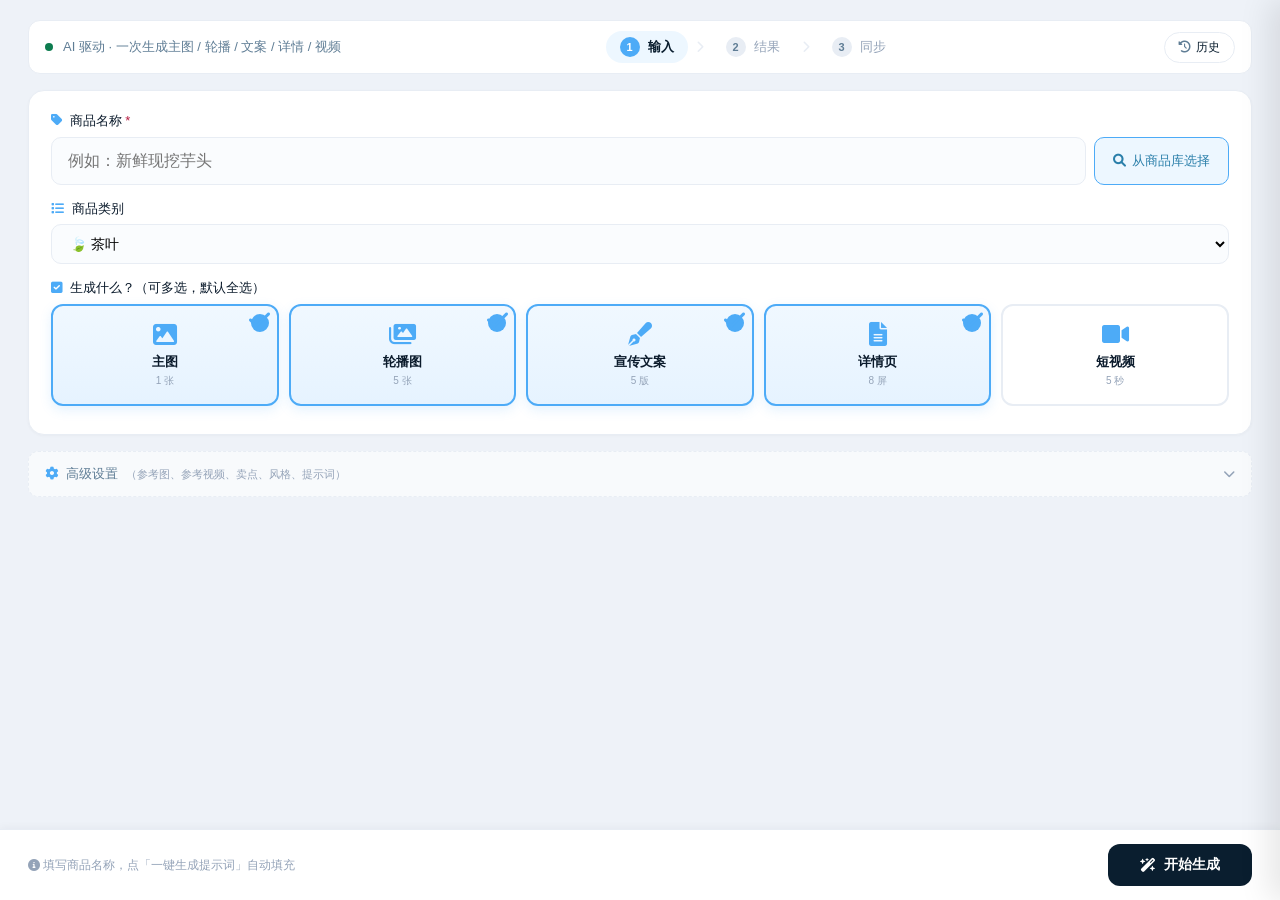
<file: 素材生成.html>
<!DOCTYPE html>
<html lang="zh-CN">
<head>
    <meta charset="UTF-8">
    <meta name="viewport" content="width=device-width, initial-scale=1.0">
    <title>智能素材生成</title>
    <link rel="stylesheet" href="https://cdnjs.cloudflare.com/ajax/libs/font-awesome/6.0.0-beta3/css/all.min.css">
    <link rel="stylesheet" href="../css/common.css">
    <style>
        * { margin: 0; padding: 0; box-sizing: border-box; -webkit-tap-highlight-color: transparent; }
        :root {
            --primary: #0a1e2f;
            --primary-hover: #1a3a5a;
            --accent: #4dabf7;
            --accent-soft: rgba(77,171,247,0.10);
            --success: #0d7c4f;
            --danger: #b51a3f;
            --bg: #eef2f8;
            --card: #ffffff;
            --border: #e8edf4;
            --text: #0a1a2b;
            --text-2: #5f7d95;
            --text-3: #94a3b8;
        }
        html, body { min-height: 100%; }
        body {
            font-family: -apple-system, BlinkMacSystemFont, 'Segoe UI', Roboto, 'PingFang SC', 'Microsoft YaHei', sans-serif;
            background: var(--bg);
            color: var(--text);
            padding: 20px 28px 100px;
            position: relative;
        }

        .toolbar {
            background: #fff;
            border: 1px solid var(--border);
            border-radius: 12px;
            padding: 10px 16px;
            display: flex;
            justify-content: space-between;
            align-items: center;
            gap: 12px;
            flex-wrap: wrap;
            margin-bottom: 16px;
        }
        .toolbar .tb-left {
            display: flex; align-items: center; gap: 10px;
            font-size: 13px; color: var(--text-2);
            min-width: 0;
        }
        .toolbar .tb-left .status-dot {
            width: 8px; height: 8px; border-radius: 50%;
            background: var(--success);
            animation: pulse 2s infinite;
            flex-shrink: 0;
        }
        @keyframes pulse { 0%,100%{opacity:1} 50%{opacity:.4} }
        .toolbar .tb-btn {
            padding: 6px 14px; border-radius: 20px;
            border: 1px solid var(--border); background: #fff;
            color: var(--primary); font-size: 12px; font-weight: 500;
            cursor: pointer; display: inline-flex; align-items: center; gap: 5px;
            transition: 0.12s; font-family: inherit; white-space: nowrap;
        }
        .toolbar .tb-btn:hover {
            border-color: var(--accent); color: #2a7faa; background: #f5f9fe;
        }
        .toolbar .tb-btn i { color: var(--text-2); }
        .toolbar .tb-btn:hover i { color: var(--accent); }

        .stepper { display: flex; align-items: center; gap: 8px; flex: 1; justify-content: center; min-width: 0; }
        .stepper .step { display: flex; align-items: center; gap: 8px; padding: 6px 14px; border-radius: 20px; font-size: 13px; color: var(--text-3); cursor: pointer; transition: 0.15s; white-space: nowrap; }
        .stepper .step .num { width: 20px; height: 20px; border-radius: 50%; background: var(--border); color: var(--text-2); display: flex; align-items: center; justify-content: center; font-size: 11px; font-weight: 700; }
        .stepper .step.active { background: var(--accent-soft); color: var(--primary); font-weight: 600; }
        .stepper .step.active .num { background: var(--accent); color: white; }
        .stepper .step.done .num { background: var(--success); color: white; }
        .stepper .step.done .num::before { content: '✓'; }
        .stepper .step.done .num { font-size: 0; }
        .stepper .step.done .num::before { font-size: 11px; }
        .stepper .arrow { color: var(--border); font-size: 12px; }

        .content { padding: 0 0 100px; }
        .step-panel { display: none; }
        .step-panel.active { display: block; animation: fadeIn 0.25s ease; }
        @keyframes fadeIn { from { opacity: 0; transform: translateY(8px); } to { opacity: 1; transform: translateY(0); } }

        .card { background: var(--card); border-radius: 16px; padding: 20px 22px; border: 1px solid var(--border); box-shadow: 0 1px 3px rgba(10,30,47,0.03); margin-bottom: 16px; }
        .card-header { display: flex; justify-content: space-between; align-items: center; margin-bottom: 16px; flex-wrap: wrap; gap: 8px; }
        .card-header h3 { font-size: 15px; font-weight: 600; color: var(--text); display: flex; align-items: center; gap: 8px; }
        .card-header h3 i { color: var(--accent); }
        .card-header .action { font-size: 12px; color: var(--accent); font-weight: 500; cursor: pointer; }

        .form-group { margin-bottom: 14px; }
        .form-group label { display: block; font-size: 13px; font-weight: 500; color: var(--text); margin-bottom: 6px; }
        .form-group label i { color: var(--accent); margin-right: 4px; }
        .form-group label .req { color: var(--danger); }
        .form-group input[type=text], .form-group input[type=password], .form-group input[type=number], .form-group select, .form-group textarea {
            width: 100%; padding: 10px 14px; border: 1px solid var(--border); border-radius: 10px;
            font-size: 14px; background: #fafcfe; font-family: inherit; transition: 0.15s;
        }
        .form-group input:focus, .form-group select:focus, .form-group textarea:focus {
            outline: none; border-color: var(--accent); box-shadow: 0 0 0 3px var(--accent-soft); background: white;
        }
        .form-row { display: grid; grid-template-columns: 1fr 1fr; gap: 14px; }
        .form-row-3 { display: grid; grid-template-columns: 1fr 1fr 1fr; gap: 14px; }

        .hero-input { font-size: 16px !important; padding: 14px 16px !important; font-weight: 500; }

        .name-input-row {
            display: flex;
            gap: 8px;
            align-items: stretch;
        }
        .name-input-row input { flex: 1; }
        .name-input-row .pick-btn {
            padding: 0 18px;
            border-radius: 10px;
            border: 1px solid var(--accent);
            background: var(--accent-soft);
            color: #2a7faa;
            font-size: 13px;
            font-weight: 500;
            cursor: pointer;
            display: inline-flex;
            align-items: center;
            gap: 6px;
            transition: 0.15s;
            font-family: inherit;
            white-space: nowrap;
            flex-shrink: 0;
        }
        .name-input-row .pick-btn:hover {
            background: rgba(77,171,247,0.2);
            border-color: #2a7faa;
        }

        .count-switch {
            display: inline-flex;
            gap: 4px;
            padding: 3px;
            background: #f0f4f9;
            border-radius: 10px;
        }
        .count-switch button {
            padding: 6px 16px;
            border-radius: 8px;
            border: none;
            background: transparent;
            color: var(--text-2);
            font-size: 13px;
            font-weight: 500;
            cursor: pointer;
            font-family: inherit;
            transition: 0.15s;
        }
        .count-switch button.active {
            background: white;
            color: var(--primary);
            font-weight: 600;
            box-shadow: 0 1px 3px rgba(10,30,47,0.08);
        }

        .one-click-btn {
            padding: 8px 18px;
            border-radius: 20px;
            border: none;
            background: linear-gradient(135deg, #4dabf7, #2a7faa);
            color: white;
            font-size: 13px;
            font-weight: 600;
            cursor: pointer;
            display: inline-flex;
            align-items: center;
            gap: 6px;
            transition: 0.15s;
            font-family: inherit;
            white-space: nowrap;
            box-shadow: 0 2px 8px rgba(77,171,247,0.3);
        }
        .one-click-btn:hover { transform: translateY(-1px); box-shadow: 0 4px 12px rgba(77,171,247,0.4); }
        .one-click-btn:active { transform: translateY(0); }
        .one-click-btn i { font-size: 14px; }

        .type-pills { display: grid; grid-template-columns: repeat(5, 1fr); gap: 10px; margin-bottom: 8px; }
        .type-pill {
            position: relative;
            border: 2px solid var(--border);
            border-radius: 12px;
            padding: 16px 8px;
            text-align: center;
            cursor: pointer;
            transition: all 0.2s;
            background: white;
            user-select: none;
        }
        .type-pill:hover { border-color: var(--accent); background: #fafdff; }
        .type-pill.selected { border-color: var(--accent); background: linear-gradient(180deg, #f0f8ff, #e6f3ff); box-shadow: 0 4px 12px rgba(77,171,247,0.15); }
        .type-pill .check {
            position: absolute; top: 8px; right: 8px;
            width: 18px; height: 18px; border-radius: 50%;
            background: var(--accent); color: white;
            font-size: 10px; display: flex; align-items: center; justify-content: center;
            opacity: 0; transform: scale(0.5); transition: 0.2s;
        }
        .type-pill.selected .check { opacity: 1; transform: scale(1); }
        .type-pill i { font-size: 24px; color: var(--accent); display: block; margin-bottom: 6px; }
        .type-pill .name { font-size: 13px; font-weight: 600; color: var(--text); margin-bottom: 2px; }
        .type-pill .desc { font-size: 10px; color: var(--text-3); }

        .advanced-toggle {
            display: flex; align-items: center; justify-content: space-between;
            padding: 12px 16px; border-radius: 10px;
            background: #f8fafc; border: 1px dashed var(--border);
            cursor: pointer; transition: 0.15s; user-select: none;
            margin-bottom: 12px;
        }
        .advanced-toggle:hover { border-color: var(--accent); background: #f0f8ff; }
        .advanced-toggle .label { font-size: 13px; color: var(--text-2); font-weight: 500; display: flex; align-items: center; gap: 8px; }
        .advanced-toggle .label i { color: var(--accent); }
        .advanced-toggle .arrow { font-size: 12px; color: var(--text-3); transition: transform 0.2s; }
        .advanced-toggle.open .arrow { transform: rotate(180deg); }
        .advanced-body { display: none; padding: 4px 0 0; }
        .advanced-body.open { display: block; animation: fadeIn 0.2s ease; }

        .prompt-tabs { display: flex; gap: 4px; border-bottom: 1px solid var(--border); margin-bottom: 14px; overflow-x: auto; }
        .prompt-tabs::-webkit-scrollbar { height: 2px; }
        .prompt-tab { padding: 8px 16px; font-size: 13px; color: var(--text-2); cursor: pointer; border-bottom: 2px solid transparent; transition: 0.15s; background: none; border-top: none; border-left: none; border-right: none; font-family: inherit; white-space: nowrap; }
        .prompt-tab:hover { color: var(--text); }
        .prompt-tab.active { color: var(--primary); border-bottom-color: var(--accent); font-weight: 600; }
        .prompt-panel { display: none; }
        .prompt-panel.active { display: block; }

        .detail-prompts { display: flex; flex-direction: column; gap: 8px; }
        .detail-prompt-item {
            display: grid;
            grid-template-columns: 72px 1fr;
            gap: 12px;
            align-items: flex-start;
            background: #fafcfe;
            border: 1px solid var(--border);
            border-radius: 10px;
            padding: 10px 12px;
        }
        .detail-prompt-item .step {
            position: relative;
            width: 72px;
            height: 72px;
            border-radius: 10px;
            overflow: hidden;
            flex-shrink: 0;
            display: flex;
            align-items: center;
            justify-content: center;
            background:
                linear-gradient(135deg, rgba(10,30,47,0.06) 0%, rgba(77,171,247,0.10) 100%),
                repeating-linear-gradient(45deg,
                    rgba(10,30,47,0.03) 0px,
                    rgba(10,30,47,0.03) 6px,
                    transparent 6px,
                    transparent 12px);
            border: 1px solid rgba(10,30,47,0.08);
        }
        .detail-prompt-item .step::after {
            content: attr(data-num);
            position: relative;
            font-size: 32px;
            font-weight: 800;
            color: rgba(10,30,47,0.22);
            letter-spacing: -1px;
            font-family: ui-monospace, 'SF Mono', Menlo, monospace;
            line-height: 1;
            text-shadow: 0 1px 0 rgba(255,255,255,0.6);
        }
        .detail-prompt-item .body {
            display: flex;
            flex-direction: column;
            gap: 6px;
            min-width: 0;
        }
        .detail-prompt-item .body .module-name {
            font-size: 12px;
            color: var(--accent);
            font-weight: 600;
        }
        .detail-prompt-item textarea {
            padding: 8px 12px;
            font-size: 13px;
            line-height: 1.6;
            border-radius: 8px;
            border: 1px solid var(--border);
            background: white;
            width: 100%;
            font-family: inherit;
            resize: vertical;
            min-height: 44px;
            max-height: 220px;
            box-sizing: border-box;
            overflow-y: auto;
            word-break: break-word;
            overflow-wrap: anywhere;
            white-space: pre-wrap;
        }
        .detail-prompt-item textarea:focus {
            outline: none;
            border-color: var(--accent);
            box-shadow: 0 0 0 3px var(--accent-soft);
        }
        .detail-prompt-item textarea::placeholder,
        .video-shot .content textarea::placeholder {
            color: #c8d4e0;
            font-style: italic;
        }

        .video-config-card {
            background: linear-gradient(135deg, #f8fbff 0%, #f0f7ff 100%);
            border: 1px solid #d8e8fb;
            border-radius: 14px;
            padding: 16px 18px;
            margin-bottom: 14px;
        }
        .video-config-row {
            display: flex;
            gap: 10px;
            align-items: center;
            flex-wrap: wrap;
            margin-bottom: 12px;
        }
        .video-config-row:last-child { margin-bottom: 0; }
        .video-config-label {
            font-size: 12px;
            font-weight: 600;
            color: #2a7faa;
            min-width: 80px;
            flex-shrink: 0;
            display: flex;
            align-items: center;
            gap: 4px;
        }
        .pill-group { display: flex; gap: 6px; flex-wrap: wrap; }
        .pill-btn {
            padding: 6px 14px;
            border-radius: 20px;
            border: 1px solid #dce5ef;
            background: white;
            color: var(--text-2);
            font-size: 12px;
            font-weight: 500;
            cursor: pointer;
            transition: 0.15s;
            font-family: inherit;
            white-space: nowrap;
            display: inline-flex;
            align-items: center;
            gap: 4px;
        }
        .pill-btn:hover { border-color: var(--accent); color: #2a7faa; background: #f5f9fe; }
        .pill-btn.active { background: var(--primary); border-color: var(--primary); color: white; font-weight: 600; }
        .pill-btn.active::after { content: '✓'; font-size: 10px; margin-left: 2px; }
        .video-config-actions {
            display: flex;
            gap: 8px;
            align-items: center;
            padding-top: 12px;
            border-top: 1px dashed #d8e8fb;
            margin-top: 12px;
            flex-wrap: wrap;
        }
        .video-script-preview {
            background: white;
            border: 1px solid var(--border);
            border-radius: 12px;
            padding: 12px 14px;
            margin-bottom: 14px;
        }
        .video-shot-item {
            display: grid;
            grid-template-columns: 80px 1fr;
            gap: 12px;
            padding: 10px 0;
            border-bottom: 1px dashed #f0f4f9;
        }
        .video-shot-item:last-child { border-bottom: none; }
        .video-shot-item .shot-label {
            display: flex;
            flex-direction: column;
            gap: 4px;
            padding: 8px 10px;
            border-radius: 10px;
            background: linear-gradient(135deg, #b51a5a, #d94f7a);
            color: white;
            align-items: center;
            justify-content: center;
            text-align: center;
            height: fit-content;
            align-self: flex-start;
        }
        .video-shot-item .shot-label .shot-num { font-size: 11px; opacity: 0.85; font-weight: 600; letter-spacing: 0.5px; }
        .video-shot-item .shot-label .shot-time { font-size: 14px; font-weight: 800; }
        .video-shot-item .shot-label .shot-tag { font-size: 10px; opacity: 0.9; }
        .video-shot-item .shot-content { display: flex; flex-direction: column; gap: 6px; min-width: 0; }
        .video-shot-item .shot-title {
            font-size: 12px;
            font-weight: 600;
            color: var(--accent);
            display: flex;
            align-items: center;
            gap: 6px;
        }
        .video-shot-item .shot-title .shot-hint {
            font-size: 10px;
            color: var(--text-3);
            font-weight: 400;
            padding: 1px 8px;
            background: #f0f4f9;
            border-radius: 8px;
        }
        .video-shot-item textarea {
            width: 100%;
            border: 1px solid var(--border);
            border-radius: 8px;
            padding: 8px 12px;
            font-size: 13px;
            line-height: 1.6;
            background: white;
            resize: vertical;
            min-height: 52px;
            max-height: 180px;
            font-family: inherit;
            box-sizing: border-box;
            word-break: break-word;
            overflow-wrap: anywhere;
        }
        .video-shot-item textarea:focus {
            outline: none;
            border-color: var(--accent);
            box-shadow: 0 0 0 3px var(--accent-soft);
        }
        .video-shot-item textarea::placeholder { color: #c8d4e0; font-style: italic; }
        .video-global-params {
            background: #fafcfe;
            border: 1px solid var(--border);
            border-radius: 12px;
            padding: 14px 16px;
        }
        .video-global-params .param-row {
            display: flex;
            gap: 10px;
            font-size: 12px;
            line-height: 1.7;
            padding: 6px 0;
            border-bottom: 1px solid #f5f8fc;
        }
        .video-global-params .param-row:last-child { border-bottom: none; }
        .video-global-params .param-key {
            color: #2a7faa;
            font-weight: 600;
            min-width: 72px;
            flex-shrink: 0;
        }
        .video-global-params .param-val {
            color: var(--text-2);
            word-break: break-word;
        }
        .full-prompt-box {
            background: #0a1e2f;
            color: #e2e8f0;
            border-radius: 10px;
            padding: 14px 16px;
            font-family: ui-monospace, 'SF Mono', Menlo, monospace;
            font-size: 12px;
            line-height: 1.7;
            max-height: 260px;
            overflow-y: auto;
            white-space: pre-wrap;
            word-break: break-word;
            margin-top: 10px;
            display: none;
        }
        .full-prompt-box.show { display: block; }
        .full-prompt-box::-webkit-scrollbar { width: 6px; }
        .full-prompt-box::-webkit-scrollbar-thumb { background: #2a4a6a; border-radius: 10px; }
        .btn-mini {
            padding: 5px 12px;
            border-radius: 16px;
            border: 1px solid var(--border);
            background: white;
            color: var(--text-2);
            font-size: 11px;
            font-weight: 500;
            cursor: pointer;
            font-family: inherit;
            display: inline-flex;
            align-items: center;
            gap: 4px;
            transition: 0.15s;
        }
        .btn-mini:hover { border-color: var(--accent); color: #2a7faa; background: #f5f9fe; }
        .btn-mini.primary { background: var(--primary); border-color: var(--primary); color: white; }
        .btn-mini.primary:hover { background: var(--primary-hover); }

        .video-script { display: flex; flex-direction: column; gap: 8px; }
        .video-shot {
            display: grid; grid-template-columns: 60px 1fr;
            gap: 12px; background: #fafcfe; border: 1px solid var(--border);
            border-radius: 10px; padding: 10px 12px;
        }
        .video-shot .time-badge {
            display: flex; flex-direction: column; align-items: center; justify-content: center;
            background: linear-gradient(135deg, #b51a5a, #d94f7a); color: white;
            border-radius: 8px; padding: 6px 4px; text-align: center;
        }
        .video-shot .time-badge .sec { font-size: 12px; font-weight: 700; }
        .video-shot .time-badge .type { font-size: 9px; opacity: 0.85; margin-top: 2px; }
        .video-shot .content { display: flex; flex-direction: column; gap: 6px; min-width: 0; }
        .video-shot .content textarea {
            width: 100%; border: 1px solid var(--border); border-radius: 6px;
            padding: 6px 10px; font-size: 12px; background: white;
            resize: vertical; min-height: 48px; font-family: inherit;
            line-height: 1.6;
            word-break: break-word;
            overflow-wrap: anywhere;
        }
        .video-shot .content textarea:focus { outline: none; border-color: var(--accent); }

        .platform-tags { display: flex; gap: 8px; flex-wrap: wrap; }
        .platform-tag {
            padding: 6px 14px; border-radius: 20px; font-size: 13px; font-weight: 500;
            cursor: pointer; border: 1px solid var(--border); background: white;
            color: var(--text-2); transition: 0.15s; user-select: none;
            display: inline-flex; align-items: center; gap: 4px;
        }
        .platform-tag:hover { border-color: var(--accent); }
        .platform-tag.active { background: var(--primary); border-color: var(--primary); color: white; }
        .platform-tag.highlight { border-color: var(--accent); background: var(--accent-soft); color: #2a7faa; }
        .platform-tag.highlight.active { background: var(--primary); border-color: var(--primary); color: white; }
        .platform-tag.highlight::after { content: '★'; font-size: 9px; color: var(--accent); margin-left: 2px; }
        .platform-tag.highlight.active::after { color: #fff; }

        .upload-zone {
            border: 2px dashed var(--border); border-radius: 10px; padding: 16px;
            text-align: center; color: var(--text-3); transition: 0.15s; cursor: pointer;
            height: 100%;
            display: flex; flex-direction: column; align-items: center; justify-content: center;
        }
        .upload-zone:hover { border-color: var(--accent); background: #fafdff; }
        .upload-zone i { font-size: 24px; color: var(--accent); display: block; margin-bottom: 4px; }
        .upload-zone .hint { font-size: 13px; color: var(--text-2); }
        .upload-zone .sub { font-size: 11px; color: var(--text-3); margin-top: 2px; }

        .ref-video-chips { display: flex; gap: 10px; flex-wrap: wrap; margin-top: 12px; }
        .ref-video-chip {
            position: relative; width: 160px; border-radius: 10px;
            overflow: hidden; border: 2px solid var(--border); background: #0a0e14;
        }
        .ref-video-chip video { width: 100%; display: block; max-height: 100px; object-fit: cover; }
        .ref-video-chip .chip-play {
            position: absolute; top: 50%; left: 50%;
            transform: translate(-50%, -50%);
            color: white; font-size: 20px;
            text-shadow: 0 1px 6px rgba(0,0,0,0.8); pointer-events: none;
        }
        .ref-video-chip .chip-info {
            position: absolute; bottom: 0; left: 0; right: 0;
            background: rgba(10,30,47,0.85); color: white; font-size: 10px;
            padding: 3px 8px; display: flex; align-items: center; gap: 4px;
        }
        .ref-video-chip .chip-info .kf-badge {
            background: var(--success); color: white;
            padding: 0 5px; border-radius: 6px; font-size: 9px; font-weight: 600;
        }
        .ref-video-chip .chip-remove {
            position: absolute; top: 4px; right: 4px;
            width: 22px; height: 22px; border-radius: 50%;
            background: rgba(181,26,63,0.9); color: white;
            border: 2px solid white; font-size: 11px; cursor: pointer;
            display: flex; align-items: center; justify-content: center;
            padding: 0; z-index: 3; font-family: inherit;
        }
        .ref-video-chip .chip-remove:hover { background: #8a1533; }

        .kf-thumbnails { display: flex; gap: 6px; margin-top: 8px; flex-wrap: wrap; }
        .kf-thumbnail {
            width: 56px; height: 56px; border-radius: 8px;
            overflow: hidden; border: 2px solid var(--border); position: relative;
        }
        .kf-thumbnail img { width: 100%; height: 100%; object-fit: cover; display: block; }
        .kf-thumbnail .kf-idx {
            position: absolute; bottom: 2px; right: 2px;
            background: rgba(10,30,47,0.75); color: white; font-size: 9px;
            padding: 0 4px; border-radius: 4px;
        }

        .video-analysis-result {
            background: linear-gradient(135deg, #f0f7fe, #e6f3ff);
            border: 1px solid #b8d8f7; border-radius: 10px;
            padding: 12px 14px; margin-top: 12px; font-size: 13px;
        }
        .video-analysis-result .va-title {
            font-weight: 600; color: var(--text); margin-bottom: 8px;
            display: flex; align-items: center; gap: 6px;
        }
        .video-analysis-result .va-title i { color: var(--accent); }
        .video-analysis-result .va-row { display: flex; gap: 6px; margin-bottom: 4px; line-height: 1.6; }
        .video-analysis-result .va-row .va-label { color: #2a7faa; font-weight: 500; flex-shrink: 0; }
        .video-analysis-result .va-row .va-val { color: var(--text); word-break: break-word; }
        .video-analysis-result .va-tags { display: flex; gap: 4px; flex-wrap: wrap; margin-top: 8px; }
        .video-analysis-result .va-tags .va-tag {
            font-size: 10px; padding: 2px 8px; border-radius: 10px;
            background: white; color: #2a7faa; border: 1px solid #b8d8f7;
        }

        .sync-record-list {
            display: flex; flex-direction: column; gap: 8px;
            max-height: 360px; overflow-y: auto; padding: 4px;
        }
        .sync-record-list::-webkit-scrollbar { width: 4px; }
        .sync-record-list::-webkit-scrollbar-thumb { background: #c8d8e8; border-radius: 10px; }
        .sync-record-item {
            display: flex; align-items: center; gap: 12px;
            padding: 10px 14px; border: 1px solid var(--border);
            border-radius: 10px; background: #fafcfe; transition: 0.15s;
        }
        .sync-record-item:hover { border-color: var(--accent); background: #f0f8ff; }
        .sync-record-item .rec-icon {
            width: 32px; height: 32px; border-radius: 8px;
            display: flex; align-items: center; justify-content: center;
            font-size: 14px; flex-shrink: 0;
        }
        .sync-record-item .rec-icon.success { background: #e6f7ec; color: var(--success); }
        .sync-record-item .rec-icon.partial { background: #fef0e6; color: #b55a1a; }
        .sync-record-item .rec-icon.fail { background: #fde8ed; color: var(--danger); }
        .sync-record-item .rec-main { flex: 1; min-width: 0; }
        .sync-record-item .rec-title {
            font-size: 13px; font-weight: 600; color: var(--text);
            white-space: nowrap; overflow: hidden; text-overflow: ellipsis;
        }
        .sync-record-item .rec-meta {
            font-size: 11px; color: var(--text-3); margin-top: 2px;
            display: flex; gap: 8px; flex-wrap: wrap;
        }
        .sync-record-item .rec-meta .badge {
            font-size: 10px; padding: 1px 6px; border-radius: 8px;
            background: var(--accent-soft); color: var(--accent);
        }
        .sync-record-item .rec-time { font-size: 11px; color: var(--text-3); flex-shrink: 0; }

        .action-bar {
            position: fixed; bottom: 0; left: 0; right: 0;
            background: white; border-top: 1px solid var(--border);
            padding: 14px 28px;
            display: flex; justify-content: space-between; align-items: center;
            gap: 12px; z-index: 40;
            box-shadow: 0 -2px 8px rgba(10,30,47,0.04);
        }
        .action-bar .info { font-size: 12px; color: var(--text-3); }
        .action-bar .btns { display: flex; gap: 10px; }

        .btn-lg {
            padding: 12px 32px; border-radius: 12px; border: none;
            font-size: 14px; font-weight: 600; cursor: pointer;
            display: inline-flex; align-items: center; gap: 8px;
            transition: 0.15s; font-family: inherit;
        }
        .btn-lg:active { transform: scale(0.98); }
        .btn-lg.primary { background: var(--primary); color: white; }
        .btn-lg.primary:hover { background: var(--primary-hover); }
        .btn-lg.primary:disabled { opacity: 0.5; cursor: not-allowed; }
        .btn-lg.outline { background: white; border: 1px solid var(--border); color: var(--primary); }
        .btn-lg.outline:hover { background: #f5f8fc; }
        .btn-lg.success { background: var(--success); color: white; }
        .btn-lg.success:hover { filter: brightness(1.05); }

        .btn-sm {
            padding: 5px 14px; border-radius: 20px; border: none;
            font-size: 12px; font-weight: 500; cursor: pointer;
            display: inline-flex; align-items: center; gap: 4px; transition: 0.1s;
            font-family: inherit;
        }
        .btn-sm.primary { background: var(--primary); color: white; }
        .btn-sm.blue { background: var(--accent-soft); color: var(--accent); }
        .btn-sm.success { background: #e6f7ec; color: var(--success); }
        .btn-sm.outline { background: transparent; border: 1px solid var(--border); color: var(--primary); }
        .btn-sm.danger { background: #fde8ed; color: var(--danger); }

        .result-tabs {
            display: flex; gap: 4px; border-bottom: 1px solid var(--border);
            margin-bottom: 16px; overflow-x: auto;
        }
        .result-tabs::-webkit-scrollbar { height: 2px; }
        .result-tabs::-webkit-scrollbar-thumb { background: var(--border); border-radius: 10px; }
        .result-tab {
            padding: 10px 18px; font-size: 13px; color: var(--text-2);
            cursor: pointer; border-bottom: 2px solid transparent;
            transition: 0.15s; white-space: nowrap;
            background: none; border-top: none; border-left: none; border-right: none;
            font-family: inherit; display: flex; align-items: center; gap: 6px;
        }
        .result-tab:hover { color: var(--text); }
        .result-tab.active { color: var(--primary); border-bottom-color: var(--accent); font-weight: 600; }
        .result-tab .count { background: var(--accent-soft); color: var(--accent); font-size: 10px; font-weight: 700; padding: 1px 7px; border-radius: 10px; }

        .result-panel { display: none; }
        .result-panel.active { display: block; animation: fadeIn 0.2s ease; }

        .image-grid { display: grid; grid-template-columns: repeat(5, 1fr); gap: 12px; }
        .image-item {
            border-radius: 10px; border: 1px solid var(--border);
            background: white; overflow: hidden; transition: 0.15s;
        }
        .image-item:hover { border-color: var(--accent); box-shadow: 0 4px 12px rgba(77,171,247,0.1); }
        .image-item .preview {
            aspect-ratio: 1/1; background: linear-gradient(135deg, #f0f7fe, #e0f0ff);
            display: flex; align-items: center; justify-content: center;
            position: relative; overflow: hidden;
        }
        .image-item .preview img { width: 100%; height: 100%; object-fit: cover; }
        .image-item .preview .placeholder-icon { font-size: 36px; color: var(--accent); }
        .image-item .badge-pos {
            position: absolute; top: 6px; left: 6px;
            font-size: 10px; padding: 2px 8px; border-radius: 10px;
            background: rgba(10,30,47,0.75); color: white; font-weight: 500;
        }
        .image-item .info { padding: 8px 10px; }
        .image-item .info .title { font-size: 12px; font-weight: 600; white-space: nowrap; overflow: hidden; text-overflow: ellipsis; }
        .image-item .info .actions { margin-top: 6px; display: flex; gap: 4px; }

        .copy-list { display: flex; flex-direction: column; gap: 10px; }
        .copy-item { padding: 14px 16px; border: 1px solid var(--border); border-radius: 10px; background: white; }
        .copy-item.recommended { border-color: var(--accent); background: #f0f8ff; }
        .copy-item .header { display: flex; justify-content: space-between; align-items: center; gap: 8px; flex-wrap: wrap; }
        .copy-item .name { font-weight: 600; font-size: 14px; }
        .copy-item .content { font-size: 13px; margin-top: 8px; line-height: 1.7; white-space: pre-line; }
        .copy-item .actions { margin-top: 10px; display: flex; gap: 6px; flex-wrap: wrap; }

        /* ★ 详情页预览：无缝展示 8 屏 */
        .detail-preview {
            background: white;
            border-radius: 10px;
            padding: 0;
            max-height: 600px;
            overflow-y: auto;
            font-size: 13px;
            line-height: 0;
            border: 1px solid var(--border);
        }
        .detail-preview::-webkit-scrollbar { width: 4px; }
        .detail-preview::-webkit-scrollbar-thumb { background: #c8d8e8; border-radius: 10px; }
        .detail-preview img {
            display: block;
            width: 100%;
            height: auto;
            margin: 0;
            padding: 0;
        }

        .video-preview {
            background: linear-gradient(135deg, #1a1a2e, #2a2a4e);
            border-radius: 12px; padding: 24px 20px;
            text-align: center; color: white; min-height: 220px;
            display: flex; flex-direction: column; align-items: center; justify-content: center;
        }
        .video-preview video { max-width: 100%; max-height: 420px; border-radius: 8px; }
        .video-preview .placeholder-icon { font-size: 48px; color: var(--accent); margin-bottom: 10px; }
        .video-preview .placeholder-text { font-size: 14px; font-weight: 500; }
        .video-preview .placeholder-sub { font-size: 12px; color: var(--text-3); margin-top: 6px; }
        .video-preview .placeholder-warn { font-size: 11px; color: #f59e0b; margin-top: 6px; }

        .empty-state { text-align: center; padding: 40px 20px; color: var(--text-3); }
        .empty-state i { font-size: 40px; margin-bottom: 10px; display: block; opacity: 0.4; }
        .empty-state p { font-size: 13px; }

        .sync-search { display: flex; align-items: center; gap: 8px; margin-bottom: 10px; }
        .sync-search input { flex: 1; padding: 10px 14px; border: 1px solid var(--border); border-radius: 10px; font-size: 13px; font-family: inherit; background: #fafcfe; }
        .sync-search input:focus { outline: none; border-color: var(--accent); }
        .sync-search .quick { font-size: 12px; color: var(--accent); cursor: pointer; padding: 8px 10px; border-radius: 8px; }
        .sync-search .quick:hover { background: var(--accent-soft); }

        .sync-product-list {
            max-height: 320px; overflow-y: auto;
            border: 1px solid var(--border); border-radius: 10px; background: #fafcfe;
            padding: 6px;
        }
        .sync-product-list::-webkit-scrollbar { width: 4px; }
        .sync-product-list::-webkit-scrollbar-thumb { background: #c8d8e8; border-radius: 10px; }
        .sync-product-item {
            display: flex; align-items: center; gap: 10px;
            padding: 10px 12px; border-radius: 8px;
            cursor: pointer; transition: 0.12s; font-size: 13px;
        }
        .sync-product-item:hover { background: #f0f8ff; }
        .sync-product-item.selected { background: var(--accent-soft); }
        .sync-product-item input { width: 16px; height: 16px; accent-color: var(--accent); cursor: pointer; }
        .sync-product-item .name { flex: 1; font-weight: 500; color: var(--text); }
        .sync-product-item .meta { font-size: 11px; color: var(--text-3); white-space: nowrap; }
        .sync-product-item .badge { font-size: 10px; padding: 1px 6px; border-radius: 8px; background: var(--accent-soft); color: var(--accent); }

        .material-checks { display: flex; gap: 16px; flex-wrap: wrap; padding: 12px 14px; background: #fafcfe; border: 1px solid var(--border); border-radius: 10px; }
        .material-checks label { display: inline-flex; align-items: center; gap: 6px; font-size: 13px; cursor: pointer; user-select: none; }
        .material-checks input { width: 16px; height: 16px; accent-color: var(--accent); cursor: pointer; }

        .sub-picker { display: grid; grid-template-columns: repeat(6, 1fr); gap: 8px; padding: 10px; background: #fafcfe; border: 1px solid var(--border); border-radius: 10px; margin-top: 10px; }
        .sub-picker-item { position: relative; aspect-ratio: 1/1; border-radius: 8px; border: 2px solid var(--border); overflow: hidden; cursor: pointer; transition: 0.15s; background: white; }
        .sub-picker-item:hover { border-color: var(--accent); }
        .sub-picker-item.selected { border-color: var(--accent); box-shadow: 0 0 0 2px var(--accent-soft); }
        .sub-picker-item input { position: absolute; top: 6px; left: 6px; width: 16px; height: 16px; accent-color: var(--accent); cursor: pointer; z-index: 2; }
        .sub-picker-item img { width: 100%; height: 100%; object-fit: cover; }
        .sub-picker-item .no-img { display: flex; align-items: center; justify-content: center; height: 100%; color: var(--accent); font-size: 24px; }
        .sub-picker-item .idx { position: absolute; bottom: 4px; right: 4px; background: rgba(10,30,47,0.75); color: white; font-size: 10px; padding: 1px 6px; border-radius: 8px; }

        .mode-picker { display: flex; gap: 10px; }
        .mode-picker label {
            flex: 1; padding: 12px 14px; border: 2px solid var(--border); border-radius: 10px;
            cursor: pointer; transition: 0.15s; background: white;
        }
        .mode-picker label:hover { border-color: var(--accent); }
        .mode-picker input { display: none; }
        .mode-picker label.active { border-color: var(--accent); background: #f0f8ff; }
        .mode-picker .mode-content { display: flex; flex-direction: column; gap: 2px; }
        .mode-picker .mode-title { font-size: 13px; font-weight: 600; }
        .mode-picker .mode-desc { font-size: 11px; color: var(--text-3); }

        .generating-overlay {
            display: none; position: fixed; top: 0; left: 0; right: 0; bottom: 0;
            background: rgba(0,0,0,0.45); backdrop-filter: blur(6px);
            z-index: 999; align-items: center; justify-content: center; padding: 20px;
        }
        .generating-overlay.show { display: flex; }
        .generating-box {
            background: white; border-radius: 20px; padding: 36px 40px;
            max-width: 440px; width: 100%; text-align: center;
            box-shadow: 0 40px 80px rgba(0,0,0,0.25);
        }
        .generating-box .spinner {
            width: 56px; height: 56px; border-radius: 50%;
            border: 4px solid var(--border); border-top-color: var(--accent);
            animation: spin 0.8s linear infinite; margin: 0 auto 18px;
        }
        @keyframes spin { to { transform: rotate(360deg); } }
        .generating-box .title { font-size: 17px; font-weight: 600; }
        .generating-box .desc { font-size: 13px; color: var(--text-2); margin-top: 6px; }
        .progress-wrap { height: 6px; background: var(--border); border-radius: 10px; overflow: hidden; margin-top: 14px; }
        .progress-wrap .fill { height: 100%; background: linear-gradient(90deg, var(--accent), var(--success)); border-radius: 10px; transition: width 0.3s; }
        .generating-box .steps { margin-top: 18px; display: flex; flex-direction: column; gap: 6px; text-align: left; }
        .generating-box .step-item { display: flex; align-items: center; gap: 10px; font-size: 13px; color: var(--text-3); padding: 6px 10px; border-radius: 8px; transition: 0.3s; }
        .generating-box .step-item.active { background: #f0f8ff; color: var(--text); font-weight: 500; }
        .generating-box .step-item.done { color: var(--success); }
        .generating-box .time { font-size: 12px; color: var(--text-3); margin-top: 14px; }

        .toast {
            position: fixed; bottom: 90px; left: 50%; transform: translateX(-50%);
            background: var(--primary); color: white; padding: 12px 24px;
            border-radius: 40px; font-size: 13px;
            box-shadow: 0 10px 30px rgba(0,0,0,0.15);
            display: none; z-index: 10000; max-width: 90vw;
            overflow: hidden; text-overflow: ellipsis; white-space: nowrap;
        }
        .toast.show { display: block; animation: fadeUp 0.3s ease; }
        @keyframes fadeUp { from { opacity: 0; transform: translateX(-50%) translateY(20px); } to { opacity: 1; transform: translateX(-50%) translateY(0); } }

        .drawer-overlay {
            position: fixed; top: 0; left: 0; right: 0; bottom: 0;
            background: rgba(0,0,0,0.4); z-index: 200; display: none;
        }
        .drawer-overlay.show { display: block; }
        .drawer {
            position: fixed; top: 0; right: 0; bottom: 0; width: 420px;
            background: white; z-index: 201; transform: translateX(100%);
            transition: transform 0.3s ease; display: flex; flex-direction: column;
            box-shadow: -10px 0 30px rgba(0,0,0,0.1);
            max-width: 100%;
        }
        .drawer.show { transform: translateX(0); }
        .drawer-header { padding: 18px 22px; border-bottom: 1px solid var(--border); display: flex; justify-content: space-between; align-items: center; }
        .drawer-header h3 { font-size: 16px; font-weight: 600; display: flex; align-items: center; gap: 8px; }
        .drawer-header h3 i { color: var(--accent); }
        .drawer-header .close { background: none; border: none; font-size: 22px; color: var(--text-3); cursor: pointer; padding: 0 6px; }
        .drawer-body { flex: 1; overflow-y: auto; padding: 12px 22px 22px; }
        .history-item { padding: 12px 14px; border: 1px solid var(--border); border-radius: 10px; margin-bottom: 8px; }
        .history-item .name { font-weight: 600; font-size: 13px; }
        .history-item .meta { font-size: 11px; color: var(--text-3); margin-top: 4px; display: flex; gap: 8px; flex-wrap: wrap; }
        .history-item .badge { font-size: 10px; padding: 2px 8px; border-radius: 8px; background: var(--accent-soft); color: var(--accent); }

        .product-picker-modal {
            position: fixed; inset: 0;
            background: rgba(10,30,47,0.55);
            backdrop-filter: blur(4px);
            z-index: 9998;
            display: none; align-items: center; justify-content: center;
            padding: 20px;
        }
        .product-picker-modal.show { display: flex; animation: fadeIn 0.2s ease; }
        .product-picker-box {
            background: white; border-radius: 16px;
            width: 100%; max-width: 560px; max-height: 85vh;
            display: flex; flex-direction: column;
            box-shadow: 0 24px 64px rgba(0,0,0,0.3);
            animation: slideUp 0.25s ease;
        }
        @keyframes slideUp {
            from { transform: translateY(20px); opacity: 0; }
            to { transform: translateY(0); opacity: 1; }
        }
        .product-picker-header {
            padding: 18px 22px 14px; border-bottom: 1px solid var(--border);
            display: flex; justify-content: space-between; align-items: center; flex-shrink: 0;
        }
        .product-picker-header h3 {
            font-size: 16px; font-weight: 600; color: var(--text);
            display: flex; align-items: center; gap: 8px;
        }
        .product-picker-header h3 i { color: var(--accent); }
        .product-picker-header .close-btn {
            width: 30px; height: 30px; border-radius: 50%; border: none;
            background: #f0f4f9; color: var(--text-2); cursor: pointer;
            font-size: 15px; display: flex; align-items: center; justify-content: center;
            transition: 0.15s;
        }
        .product-picker-header .close-btn:hover { background: #fde8ed; color: var(--danger); }
        .product-picker-search {
            padding: 12px 22px; border-bottom: 1px solid var(--border); flex-shrink: 0;
        }
        .product-picker-search input {
            width: 100%; padding: 10px 14px; border: 1px solid var(--border);
            border-radius: 10px; font-size: 14px; background: #fafcfe;
            font-family: inherit; transition: 0.15s;
        }
        .product-picker-search input:focus {
            outline: none; border-color: var(--accent);
            box-shadow: 0 0 0 3px var(--accent-soft); background: white;
        }
        .product-picker-body { flex: 1; overflow-y: auto; padding: 8px 12px; }
        .product-picker-body::-webkit-scrollbar { width: 4px; }
        .product-picker-body::-webkit-scrollbar-thumb { background: #c8d8e8; border-radius: 10px; }
        .pp-item {
            display: flex; align-items: center; gap: 12px;
            padding: 10px 12px; border-radius: 10px;
            cursor: pointer; transition: 0.12s; border: 1px solid transparent;
        }
        .pp-item:hover { background: #f5f9fe; border-color: var(--accent); }
        .pp-item .pp-img {
            width: 44px; height: 44px; border-radius: 8px;
            background: #e8edf4; display: flex; align-items: center; justify-content: center;
            color: #7e9cb0; font-size: 18px; flex-shrink: 0; overflow: hidden;
        }
        .pp-item .pp-img img { width: 100%; height: 100%; object-fit: cover; }
        .pp-item .pp-info { flex: 1; min-width: 0; }
        .pp-item .pp-name {
            font-size: 14px; font-weight: 600; color: var(--text);
            white-space: nowrap; overflow: hidden; text-overflow: ellipsis;
            margin-bottom: 2px;
        }
        .pp-item .pp-meta { font-size: 12px; color: var(--text-2); display: flex; gap: 10px; flex-wrap: wrap; }
        .pp-item .pp-meta .badge {
            font-size: 10px; padding: 1px 7px; border-radius: 10px;
            background: var(--accent-soft); color: var(--accent);
        }
        .pp-item .pp-price { font-size: 13px; font-weight: 700; color: #b55a1a; flex-shrink: 0; }
        .product-picker-empty { text-align: center; padding: 40px 20px; color: var(--text-3); }
        .product-picker-empty i { font-size: 36px; margin-bottom: 10px; display: block; opacity: 0.4; }
        .product-picker-footer {
            padding: 12px 22px; border-top: 1px solid var(--border);
            display: flex; justify-content: space-between; align-items: center;
            font-size: 12px; color: var(--text-3); flex-shrink: 0;
        }

        .img-error-tip {
            position: absolute;
            bottom: 4px; left: 4px; right: 4px;
            background: rgba(181,26,63,0.92);
            color: white;
            font-size: 9px;
            padding: 3px 6px;
            border-radius: 6px;
            overflow: hidden;
            text-overflow: ellipsis;
            white-space: nowrap;
            z-index: 2;
        }

        @media (max-width: 1200px) {
            .image-grid { grid-template-columns: repeat(3, 1fr); }
            .sub-picker { grid-template-columns: repeat(4, 1fr); }
        }
        @media (max-width: 900px) {
            .type-pills { grid-template-columns: repeat(3, 1fr); }
            .stepper { justify-content: flex-start; overflow-x: auto; padding-bottom: 2px; }
            .stepper::-webkit-scrollbar { display: none; }
            .form-row-3 { grid-template-columns: 1fr 1fr; }
        }
        @media (max-width: 768px) {
            body { padding: 12px 14px 90px; }
            .form-row.ref-media-row { grid-template-columns: 1fr; }
            .form-row, .form-row-3 { grid-template-columns: 1fr; }
            .type-pills { grid-template-columns: repeat(2, 1fr); gap: 8px; }
            .image-grid { grid-template-columns: repeat(2, 1fr); gap: 8px; }
            .action-bar { padding: 12px 14px; }
            .btn-lg { padding: 11px 20px; font-size: 13px; }
            .drawer { width: 100%; max-width: 100%; }
            .name-input-row .pick-btn span { display: none; }
            .name-input-row .pick-btn { padding: 0 14px; }
            .product-picker-box { max-width: 100%; }
            .detail-prompt-item { grid-template-columns: 56px 1fr; gap: 10px; }
            .detail-prompt-item .step { width: 56px; height: 56px; }
            .detail-prompt-item .step::after { font-size: 24px; }
            .video-shot-item { grid-template-columns: 64px 1fr; gap: 10px; }
            .video-config-row { flex-direction: column; align-items: flex-start; gap: 6px; }
            .video-config-label { min-width: 0; }
        }
        @media (max-width: 480px) {
            .type-pills { grid-template-columns: repeat(2, 1fr); }
            .image-grid { grid-template-columns: 1fr 1fr; }
            .sub-picker { grid-template-columns: repeat(3, 1fr); }
        }
    </style>
</head>
<body>

    <div class="toolbar">
        <div class="tb-left">
            <span class="status-dot"></span>
            <span>AI 驱动 · 一次生成主图 / 轮播 / 文案 / 详情 / 视频</span>
        </div>
        <div class="stepper">
            <div class="step active" data-step="1" onclick="goStep(1)"><span class="num">1</span><span>输入</span></div>
            <span class="arrow"><i class="fas fa-chevron-right"></i></span>
            <div class="step" data-step="2" onclick="goStep(2)"><span class="num">2</span><span>结果</span></div>
            <span class="arrow"><i class="fas fa-chevron-right"></i></span>
            <div class="step" data-step="3" onclick="goStep(3)"><span class="num">3</span><span>同步</span></div>
        </div>
        <div class="tb-right">
            <button class="tb-btn" onclick="openHistoryDrawer()">
                <i class="fas fa-history"></i><span> 历史</span>
            </button>
        </div>
    </div>

    <div class="content">

        <div class="step-panel active" id="step1">

            <div class="card">
                <div class="form-group">
                    <label><i class="fas fa-tag"></i> 商品名称 <span class="req">*</span></label>
                    <div class="name-input-row">
                        <input type="text" id="productName" class="hero-input" placeholder="例如：新鲜现挖芋头" onkeydown="if(event.key==='Enter') startGenerate()">
                        <button class="pick-btn" onclick="openProductPicker()" title="从商品库选择">
                            <i class="fas fa-search"></i><span> 从商品库选择</span>
                        </button>
                    </div>
                </div>
                <div class="form-group">
                    <label><i class="fas fa-list"></i> 商品类别</label>
                    <select id="productCategory">
                        <option value="茶叶">🍃 茶叶</option>
                        <option value="手工艺">🎨 手工艺</option>
                        <option value="食品">🍜 食品</option>
                        <option value="文创">📚 文创</option>
                        <option value="服饰">👗 服饰</option>
                        <option value="家居">🏠 家居</option>
                    </select>
                </div>
                <div class="form-group" style="margin-bottom: 0;">
                    <label><i class="fas fa-check-square"></i> 生成什么？（可多选，默认全选）</label>
                    <div class="type-pills" id="genTypeGrid">
                        <div class="type-pill selected" data-type="images" onclick="toggleGenType(this)">
                            <span class="check"><i class="fas fa-check"></i></span>
                            <i class="fas fa-image"></i>
                            <div class="name">主图</div>
                            <div class="desc">1 张</div>
                        </div>
                        <div class="type-pill selected" data-type="carousel" onclick="toggleGenType(this)">
                            <span class="check"><i class="fas fa-check"></i></span>
                            <i class="fas fa-images"></i>
                            <div class="name">轮播图</div>
                            <div class="desc" id="carouselDesc">5 张</div>
                        </div>
                        <div class="type-pill selected" data-type="copy" onclick="toggleGenType(this)">
                            <span class="check"><i class="fas fa-check"></i></span>
                            <i class="fas fa-pen-fancy"></i>
                            <div class="name">宣传文案</div>
                            <div class="desc">5 版</div>
                        </div>
                        <div class="type-pill selected" data-type="detail" onclick="toggleGenType(this)">
                            <span class="check"><i class="fas fa-check"></i></span>
                            <i class="fas fa-file-alt"></i>
                            <div class="name">详情页</div>
                            <div class="desc">8 屏</div>
                        </div>
                        <div class="type-pill" data-type="video" onclick="toggleGenType(this)">
                            <span class="check"><i class="fas fa-check"></i></span>
                            <i class="fas fa-video"></i>
                            <div class="name">短视频</div>
                            <div class="desc">5 秒</div>
                        </div>
                    </div>
                </div>
            </div>

            <div class="advanced-toggle" onclick="toggleAdvanced()" id="advancedToggle">
                <div class="label">
                    <i class="fas fa-cog"></i>
                    <span>高级设置</span>
                    <span style="font-size:11px; color:var(--text-3);">（参考图、参考视频、卖点、风格、提示词）</span>
                </div>
                <i class="fas fa-chevron-down arrow"></i>
            </div>

            <div class="advanced-body" id="advancedBody">

                <div class="form-row ref-media-row">
                    <div class="card" style="margin-bottom:16px;">
                        <div class="card-header">
                            <h3><i class="fas fa-cloud-upload-alt"></i> 参考图（可选）</h3>
                        </div>
                        <div class="upload-zone" onclick="document.getElementById('fileUpload').click()">
                            <i class="fas fa-cloud-upload-alt"></i>
                            <div class="hint">点击上传 3-5 张参考图</div>
                            <div class="sub">AI 将参考图风格生成图片/视频（≤4MB/张，最多 5 张）</div>
                            <input type="file" id="fileUpload" multiple accept="image/*" style="display:none;" onchange="handleFileUpload(event)">
                        </div>
                        <div id="uploadPreview" style="display:flex; gap:6px; flex-wrap:wrap; margin-top:10px;"></div>
                        <div id="uploadHint" style="font-size:11px; color:var(--text-3); margin-top:6px; display:none;"></div>
                    </div>

                    <div class="card" style="margin-bottom:16px;">
                        <div class="card-header">
                            <h3><i class="fas fa-video"></i> 参考视频（可选）</h3>
                            <span class="action" onclick="clearReferenceVideo()" id="clearVideoBtn" style="display:none;">清空</span>
                        </div>
                        <div class="upload-zone" onclick="document.getElementById('videoUpload').click()" id="videoUploadZone">
                            <i class="fas fa-video"></i>
                            <div class="hint">点击上传参考视频（≤20MB）</div>
                            <div class="sub">AI 将自动抽帧 + 反解画面与运镜 + 生成同款</div>
                            <input type="file" id="videoUpload" accept="video/mp4,video/webm,video/quicktime" style="display:none;" onchange="handleVideoUpload(event)">
                        </div>
                        <div class="ref-video-chips" id="refVideoChips" style="display:none;"></div>
                        <div class="kf-thumbnails" id="kfThumbnails"></div>
                        <div id="videoAnalysisBox"></div>
                    </div>
                </div>

                <div class="card">
                    <div class="card-header">
                        <h3><i class="fas fa-bullseye"></i> 卖点与风格</h3>
                    </div>
                    <div class="form-row">
                        <div class="form-group">
                            <label>核心卖点（逗号分隔，可选）</label>
                            <input type="text" id="productFeatures" placeholder="例如：农家现挖，粉糯香甜, 无丝易蒸, 肉质绵密">
                        </div>
                        <div class="form-group">
                            <label>设计风格</label>
                            <select id="designStyle">
                                <option value="简约风">✨ 简约风</option>
                                <option value="自然风" selected>🌿 自然风</option>
                                <option value="礼品风">🎁 礼品风</option>
                                <option value="热卖风">🔥 热卖风</option>
                                <option value="爆款风">💎 爆款风</option>
                                <option value="国潮风">🏮 国潮风</option>
                            </select>
                        </div>
                    </div>
                </div>

                <div class="card">
                    <div class="card-header">
                        <h3><i class="fas fa-comment-dots"></i> 提示词编辑</h3>
                        <div style="display:flex; gap:8px; align-items:center;">
                            <button class="one-click-btn" onclick="handleOneClickPrompts()">
                                <i class="fas fa-magic"></i> 一键生成提示词
                            </button>
                            <span class="action" onclick="resetAllPrompts()"><i class="fas fa-undo"></i> 重置默认</span>
                        </div>
                    </div>

                    <div class="form-group" style="margin-bottom:12px;">
                        <label style="display:flex; align-items:center; gap:10px; flex-wrap:wrap;">
                            <span><i class="fas fa-image"></i> 主副图张数</span>
                            <span class="count-switch" id="countSwitch">
                                <button class="active" data-count="5" onclick="switchCount(5)">5 张</button>
                                <button data-count="8" onclick="switchCount(8)">8 张</button>
                            </span>
                            <span style="font-size:11px; color:var(--text-3);" id="countHint">（当前平台：淘宝 · 5 张 · 3:4）</span>
                        </label>
                    </div>

                    <div class="prompt-tabs" id="promptTabs">
                        <button class="prompt-tab active" data-tab="carousel" onclick="switchPromptTab('carousel')" id="tabCarousel">主副图（5）</button>
                        <button class="prompt-tab" data-tab="detail" onclick="switchPromptTab('detail')" id="tabDetail">详情页（8 屏）</button>
                        <button class="prompt-tab" data-tab="video" onclick="switchPromptTab('video')" id="tabVideo">视频剧本</button>
                    </div>
                    <div class="prompt-panel active" id="prompt-carousel">
                        <div class="detail-prompts" id="carouselPrompts"></div>
                    </div>
                    <div class="prompt-panel" id="prompt-detail">
                        <div class="detail-prompts" id="detailPrompts"></div>
                    </div>
                    <div class="prompt-panel" id="prompt-video">

                        <div class="video-config-card">

                            <div class="video-config-row">
                                <span class="video-config-label"><i class="fas fa-globe"></i> 平台</span>
                                <div class="pill-group" id="videoPlatformGroup">
                                    <button class="pill-btn active" data-video-platform="抖音" onclick="selectVideoPlatform(this)">🎵 抖音 22s</button>
                                    <button class="pill-btn" data-video-platform="TikTok Shop" onclick="selectVideoPlatform(this)">🌍 TikTok 20s</button>
                                    <button class="pill-btn" data-video-platform="Temu" onclick="selectVideoPlatform(this)">✨ Temu 15s</button>
                                </div>
                            </div>

                            <div class="video-config-row">
                                <span class="video-config-label"><i class="fas fa-tag"></i> 类目</span>
                                <div class="pill-group" id="videoCategoryGroup">
                                    <button class="pill-btn active" data-video-cat="生鲜" onclick="selectVideoCategory(this)">🥬 食品生鲜</button>
                                    <button class="pill-btn" data-video-cat="礼盒" onclick="selectVideoCategory(this)">🎁 礼品礼盒</button>
                                    <button class="pill-btn" data-video-cat="家居" onclick="selectVideoCategory(this)">🏠 家居日用</button>
                                    <button class="pill-btn" data-video-cat="服饰" onclick="selectVideoCategory(this)">👗 服饰</button>
                                </div>
                            </div>

                            <div class="video-config-row">
                                <span class="video-config-label"><i class="fas fa-fire"></i> 钩子</span>
                                <div class="pill-group" id="videoHookGroup">
                                    <button class="pill-btn active" data-video-hook="痛点" onclick="selectVideoHook(this)">🔥 痛点开场</button>
                                    <button class="pill-btn" data-video-hook="惊艳" onclick="selectVideoHook(this)">✨ 惊艳瞬间</button>
                                    <button class="pill-btn" data-video-hook="对比" onclick="selectVideoHook(this)">⚖️ 对比强化</button>
                                    <button class="pill-btn" data-video-hook="开箱" onclick="selectVideoHook(this)">📦 开箱体验</button>
                                </div>
                            </div>

                            <div class="video-config-row">
                                <span class="video-config-label"><i class="fas fa-hand-paper"></i> 出镜</span>
                                <div class="pill-group" id="videoSceneGroup">
                                    <button class="pill-btn active" data-video-scene="手部" onclick="selectVideoScene(this)">🙌 仅手部演示</button>
                                    <button class="pill-btn" data-video-scene="无人物" onclick="selectVideoScene(this)">🚫 无人物</button>
                                    <button class="pill-btn" data-video-scene="局部" onclick="selectVideoScene(this)">👤 局部特写</button>
                                    <button class="pill-btn" data-video-scene="东方人物全景" onclick="selectVideoScene(this)">🇨🇳 东方人物全景</button>
                                    <button class="pill-btn" data-video-scene="海外人物全景" onclick="selectVideoScene(this)">🌍 海外人物全景</button>
                                </div>
                            </div>

                            <div class="video-config-actions">
                                <button class="one-click-btn" onclick="handleOneClickVideoScript()">
                                    <i class="fas fa-magic"></i> 一键生成视频剧本
                                </button>
                                <button class="btn-mini" onclick="previewFullPrompt()">
                                    <i class="fas fa-eye"></i> 预览完整 Prompt
                                </button>
                                <button class="btn-mini" onclick="copyFullPrompt()">
                                    <i class="fas fa-copy"></i> 复制
                                </button>
                                <span style="font-size:11px; color:var(--text-3); margin-left:auto;" id="videoDurationHint">
                                    当前：抖音 · 22s · 分镜 5 段
                                </span>
                            </div>

                            <div class="full-prompt-box" id="fullPromptBox"></div>
                        </div>

                        <div class="video-script-preview" id="videoScript"></div>
                        <div class="video-global-params" id="videoGlobalParams"></div>

                    </div>
                </div>

            </div>
        </div>

        <div class="step-panel" id="step2">
            <div class="result-tabs" id="resultTabs">
                <button class="result-tab active" data-tab="images" onclick="switchResultTab('images')">
                    <i class="fas fa-image"></i> 主图 <span class="count" id="cnt-images">0</span>
                </button>
                <button class="result-tab" data-tab="carousel" onclick="switchResultTab('carousel')">
                    <i class="fas fa-images"></i> 轮播图 <span class="count" id="cnt-carousel">0</span>
                </button>
                <button class="result-tab" data-tab="copy" onclick="switchResultTab('copy')">
                    <i class="fas fa-pen-fancy"></i> 文案 <span class="count" id="cnt-copy">0</span>
                </button>
                <button class="result-tab" data-tab="detail" onclick="switchResultTab('detail')">
                    <i class="fas fa-file-alt"></i> 详情页 <span class="count" id="cnt-detail">0</span>
                </button>
                <button class="result-tab" data-tab="video" onclick="switchResultTab('video')">
                    <i class="fas fa-video"></i> 视频 <span class="count" id="cnt-video">0</span>
                </button>
            </div>

            <div class="result-panel active" id="result-images">
                <div class="card">
                    <div class="card-header">
                        <h3><i class="fas fa-image"></i> 智能主图</h3>
                        <span class="btn-sm blue" onclick="applyAllImages()"><i class="fas fa-check"></i> 全部应用</span>
                    </div>
                    <div class="image-grid" id="imageGrid"></div>
                </div>
            </div>

            <div class="result-panel" id="result-carousel">
                <div class="card">
                    <div class="card-header">
                        <h3><i class="fas fa-images"></i> 轮播图</h3>
                        <span class="btn-sm blue" onclick="applyCarousel()"><i class="fas fa-check"></i> 全部应用</span>
                    </div>
                    <div class="image-grid" id="carouselGrid"></div>
                </div>
            </div>

            <div class="result-panel" id="result-copy">
                <div class="card">
                    <div class="card-header">
                        <h3><i class="fas fa-pen-fancy"></i> 宣传文案</h3>
                    </div>
                    <div class="copy-list" id="copyList"></div>
                </div>
            </div>

            <div class="result-panel" id="result-detail">
                <div class="card">
                    <div class="card-header">
                        <h3><i class="fas fa-file-alt"></i> 智能详情页</h3>
                        <div style="display:flex; gap:8px;">
                            <span class="btn-sm primary" onclick="applyDetail()"><i class="fas fa-check"></i> 应用</span>
                            <span class="btn-sm outline" onclick="exportDetailHTML()"><i class="fas fa-file-code"></i> 导出</span>
                        </div>
                    </div>
                    <div class="detail-preview" id="detailPreview"></div>
                </div>
            </div>

            <div class="result-panel" id="result-video">
                <div class="card">
                    <div class="card-header">
                        <h3><i class="fas fa-video"></i> 短视频</h3>
                        <div style="display:flex; gap:8px;">
                            <span class="btn-sm primary" onclick="applyVideo()"><i class="fas fa-check"></i> 应用</span>
                            <span class="btn-sm outline" onclick="downloadVideo()"><i class="fas fa-download"></i> 下载</span>
                            <span class="btn-sm danger" onclick="retryVideo()"><i class="fas fa-redo"></i> 重试</span>
                        </div>
                    </div>
                    <div class="video-preview" id="videoPreviewContainer">
                        <i class="fas fa-play-circle placeholder-icon"></i>
                        <div class="placeholder-text">暂无视频</div>
                        <div class="placeholder-sub">生成后将在此展示</div>
                    </div>
                </div>
            </div>
        </div>

        <div class="step-panel" id="step3">

            <div class="card">
                <div class="card-header">
                    <h3><i class="fas fa-box"></i> 选择目标商品</h3>
                    <span class="action" onclick="loadSyncProducts()"><i class="fas fa-sync-alt"></i> 刷新</span>
                </div>
                <div class="sync-search">
                    <input type="text" id="syncSearchInput" placeholder="🔍 搜索商品名称..." oninput="filterSyncProducts()">
                    <span class="quick" onclick="selectAllSyncProducts()">全选</span>
                    <span class="quick" onclick="invertSyncProducts()">反选</span>
                    <span class="quick" onclick="clearSyncSelection()">清空</span>
                </div>
                <div class="sync-product-list" id="syncProductList">
                    <div style="text-align:center; padding:20px; color:var(--text-3);">
                        <i class="fas fa-spinner fa-spin"></i> 加载中...
                    </div>
                </div>
                <div style="margin-top:10px; font-size:12px; color:var(--text-2);">
                    已选 <strong id="syncSelectedCount" style="color:var(--success);">0</strong> 个商品
                </div>
            </div>

            <div class="card">
                <div class="card-header">
                    <h3><i class="fas fa-check-square"></i> 要同步哪些素材？</h3>
                </div>
                <div class="material-checks">
                    <label><input type="checkbox" id="syncMainImage" checked> 主图</label>
                    <label><input type="checkbox" id="syncSubImages" checked onchange="toggleSubPicker()"> 轮播图</label>
                    <label><input type="checkbox" id="syncCopy" checked> 文案</label>
                    <label><input type="checkbox" id="syncDetail"> 详情页</label>
                    <label><input type="checkbox" id="syncVideo"> 视频</label>
                </div>
                <div id="subPickerWrap" style="display:none; margin-top:12px;">
                    <div style="font-size:12px; color:var(--text-2); margin-bottom:6px;">
                        <i class="fas fa-image"></i> 自定义要同步的轮播图（不勾选则默认全部）
                    </div>
                    <div class="sub-picker" id="subPicker"></div>
                </div>
            </div>

            <div class="card">
                <div class="card-header">
                    <h3><i class="fas fa-globe"></i> 目标平台 <span class="action" onclick="toggleAllPlatforms()" id="platformToggleBtn">全选</span></h3>
                </div>
                <div class="platform-tags" id="platformContainer">
                    <span class="platform-tag highlight active" data-platform="淘宝" onclick="togglePlatform(this)">🛒 淘宝</span>
                    <span class="platform-tag highlight active" data-platform="抖音" onclick="togglePlatform(this)">🎵 抖音</span>
                    <span class="platform-tag highlight active" data-platform="TikTok Shop" onclick="togglePlatform(this)">🌍 TikTok Shop</span>
                    <span class="platform-tag highlight active" data-platform="Temu" onclick="togglePlatform(this)">✨ Temu</span>
                    <span class="platform-tag active" data-platform="1688" onclick="togglePlatform(this)">🏭 1688</span>
                    <span class="platform-tag active" data-platform="拼多多" onclick="togglePlatform(this)">🛍️ 拼多多</span>
                    <span class="platform-tag active" data-platform="京东" onclick="togglePlatform(this)">📦 京东</span>
                    <span class="platform-tag active" data-platform="亚马逊" onclick="togglePlatform(this)">🌍 亚马逊</span>
                    <span class="platform-tag active" data-platform="速卖通" onclick="togglePlatform(this)">🚀 速卖通</span>
                    <span class="platform-tag active" data-platform="阿里国际站" onclick="togglePlatform(this)">🌐 阿里国际站</span>
                    <span class="platform-tag active" data-platform="美客多" onclick="togglePlatform(this)">🦅 美客多</span>
                    <span class="platform-tag active" data-platform="希音" onclick="togglePlatform(this)">👗 希音</span>
                    <span class="platform-tag active" data-platform="Shopify" onclick="togglePlatform(this)">🛍️ Shopify</span>
                    <span class="platform-tag active" data-platform="Shopee" onclick="togglePlatform(this)">🛒 Shopee</span>
                </div>
                <div style="font-size:11px; color:var(--text-3); margin-top:8px;">
                    <i class="fas fa-info-circle"></i> ★ 标记的平台有专属提示词模板
                </div>
            </div>

            <div class="card">
                <div class="card-header">
                    <h3><i class="fas fa-cog"></i> 同步方式</h3>
                </div>
                <div class="mode-picker">
                    <label class="active" onclick="selectMode(this, 'merge')">
                        <input type="radio" name="syncMode" value="merge" checked>
                        <div class="mode-content">
                            <div class="mode-title">合并（推荐）</div>
                            <div class="mode-desc">保留商品原有素材，追加新副图（最多 5 张）</div>
                        </div>
                    </label>
                    <label onclick="selectMode(this, 'replace')">
                        <input type="radio" name="syncMode" value="replace">
                        <div class="mode-content">
                            <div class="mode-title">覆盖</div>
                            <div class="mode-desc">用新素材替换商品原有的主图/副图/视频/详情</div>
                        </div>
                    </label>
                </div>
            </div>

            <div class="card" id="syncRecordCard">
                <div class="card-header">
                    <h3><i class="fas fa-clipboard-check"></i> 同步记录</h3>
                    <span class="action" onclick="clearSyncRecords()" id="clearSyncRecordsBtn" style="display:none;">
                        <i class="fas fa-trash-alt"></i> 清空
                    </span>
                </div>
                <div class="sync-record-list" id="syncRecordList">
                    <div class="empty-state" style="padding:20px;">
                        <i class="fas fa-clipboard-check"></i>
                        <p>还没有同步记录</p>
                    </div>
                </div>
            </div>

        </div>

    </div>

    <div class="action-bar" id="actionBar">
        <div class="info" id="actionInfo">
            <i class="fas fa-info-circle"></i> 填写商品名称，点「一键生成提示词」自动填充
        </div>
        <div class="btns" id="actionBtns">
            <button class="btn-lg outline" id="btnBack" onclick="goStepBack()" style="display:none;">
                <i class="fas fa-arrow-left"></i> 返回
            </button>
            <button class="btn-lg primary" id="btnNext" onclick="goStepNext()" style="display:none;">
                下一步 <i class="fas fa-arrow-right"></i>
            </button>
            <button class="btn-lg primary" id="btnGenerate" onclick="startGenerate()">
                <i class="fas fa-wand-magic-sparkles"></i> 开始生成
            </button>
            <button class="btn-lg success" id="btnSync" onclick="doSyncToProducts()" style="display:none;">
                <i class="fas fa-cloud-upload-alt"></i> 同步到商品
            </button>
        </div>
    </div>

<div class="generating-overlay" id="generatingOverlay">
    <div class="generating-box">
        <div class="spinner"></div>
        <div class="title" id="generateTitle">🎨 AI 正在生成素材...</div>
        <div class="desc" id="generateStatus">正在启动AI引擎...</div>
        <div class="progress-wrap">
            <div class="fill" id="generateProgress" style="width:0%;"></div>
        </div>
        <div class="steps" id="generateSteps"></div>
        <div class="time" id="generateTime">预计剩余 1-2 分钟</div>
    </div>
</div>

<div class="drawer-overlay" id="drawerOverlay" onclick="closeHistoryDrawer()"></div>
<div class="drawer" id="historyDrawer">
    <div class="drawer-header">
        <h3><i class="fas fa-history"></i> 生成历史</h3>
        <div>
            <button class="btn-sm danger" onclick="clearHistory()" style="margin-right:6px;">清空</button>
            <button class="close" onclick="closeHistoryDrawer()">&times;</button>
        </div>
    </div>
    <div class="drawer-body" id="historyList"></div>
</div>

<div class="product-picker-modal" id="productPickerModal" onclick="if(event.target===this) closeProductPicker()">
    <div class="product-picker-box">
        <div class="product-picker-header">
            <h3><i class="fas fa-box"></i> 选择商品</h3>
            <button class="close-btn" onclick="closeProductPicker()" title="关闭">×</button>
        </div>
        <div class="product-picker-search">
            <input type="text" id="ppSearchInput" placeholder="🔍 输入商品名称 / SKU 搜索..." oninput="filterPickerProducts()" autocomplete="off">
        </div>
        <div class="product-picker-body" id="ppProductList">
            <div class="product-picker-empty">
                <i class="fas fa-spinner fa-spin"></i>
                <p>加载商品中...</p>
            </div>
        </div>
        <div class="product-picker-footer">
            <span id="ppCountInfo">共 0 个商品</span>
            <span style="font-size:11px;color:var(--text-3);">点击商品即可填充</span>
        </div>
    </div>
</div>

<div id="toast" class="toast"></div>

<script>
    // ================================================================
    // 常量
    // ================================================================
    const BACKEND_URL = 'https://ai-ecommerce-backend-production-0776.up.railway.app';

    const REF_VIDEO_MAX = 1;
    const REF_VIDEO_MAX_SIZE = 20 * 1024 * 1024;
    const KEYFRAME_COUNT = 3;

    const safeStorage = {
        get(key, def = null) {
            try { return localStorage.getItem(key) ?? def; }
            catch (e) { return def; }
        },
        set(key, val) {
            try { localStorage.setItem(key, val); return true; }
            catch (e) { return false; }
        },
        remove(key) {
            try { localStorage.removeItem(key); return true; }
            catch (e) { return false; }
        }
    };

    const PLATFORM_CONFIG = {
        '1688':       { imageRatio: '1:1',  videoRatio: '1:1'  },
        '淘宝':       { imageRatio: '3:4',  videoRatio: '9:16' },
        '抖音':       { imageRatio: '3:4',  videoRatio: '9:16' },
        '拼多多':     { imageRatio: '1:1',  videoRatio: '9:16' },
        '京东':       { imageRatio: '1:1',  videoRatio: '16:9' },
        'TikTok Shop':{ imageRatio: '1:1',  videoRatio: '9:16' },
        'Temu':       { imageRatio: '1:1',  videoRatio: '9:16' },
        '亚马逊':     { imageRatio: '1:1',  videoRatio: '16:9' },
        '速卖通':     { imageRatio: '1:1',  videoRatio: '16:9' },
        '阿里国际站': { imageRatio: '1:1',  videoRatio: '16:9' },
        '美客多':     { imageRatio: '1:1',  videoRatio: '9:16' },
        '希音':       { imageRatio: '3:4',  videoRatio: '9:16' },
        'Shopify':    { imageRatio: '1:1',  videoRatio: '16:9' },
        'Shopee':     { imageRatio: '1:1',  videoRatio: '9:16' }
    };

    const PLATFORM_COUNT_RULE = {
        '淘宝': 5,
        '抖音': 5,
        'TikTok Shop': 5,
        'Temu': 8
    };

    function getCountByPlatform(platform) {
        return PLATFORM_COUNT_RULE[platform] || 5;
    }

    // ================================================================
    // 主副图模板
    // ================================================================
    const MAIN_IMG_TPL_CN_5 = [
        { tag: '首图·引流', tpl: (v) =>
            `电商商品主图，3:4，高清实拍，自然光，${v.name}完整主体，构图居中，干净简约背景。画面加简短醒目文案：${v.sell1}，色彩通透有食欲，产品质感强，无多余杂物，不要大面积文字牛皮癣，商业摄影，8K，细节清晰` },
        { tag: '核心卖点', tpl: (v) =>
            `电商商品副图，3:4，商业实拍，${v.name}，突出${v.sell2}，简洁背景，重点放大产品优势，少量文字标注卖点，画面干净，真实质感，8K高清，柔和自然光` },
        { tag: '场景使用', tpl: (v) =>
            `电商商品副图，3:4，生活化场景摄影，${v.name}放置在${v.scene}环境，氛围感，真实自然，展示用户使用状态，柔和暖光，画面干净，商业实拍，8K，低饱和高级感，少量文字` },
        { tag: '细节特写', tpl: (v) =>
            `电商商品副图，3:4，微距特写，拍摄${v.name}细节，突出${v.advantage}，质感清晰，光影柔和，浅景深，干净背景，商业产品摄影，8K高清，无多余杂物` },
        { tag: '白底图', tpl: (v) =>
            `电商白底产品图，3:4，${v.name}完整摆放，纯白色背景，均匀柔光，产品轮廓完整，无阴影、无水印、无任何文字，产品商业摄影，高清8K，边缘干净，平台活动标准白底图` }
    ];

    const MAIN_IMG_TPL_TIKTOK_5 = [
        { tag: 'White BG', tpl: (v) =>
            `e-commerce product main image, 1:1 square, ${v.name}, pure white background, soft studio light, full product view, no text, no watermark, amazon product photography, ultra realistic, 8k, sharp detail` },
        { tag: 'Selling Point', tpl: (v) =>
            `e-commerce product image, 1:1, ${v.name}, show advantage: ${v.sell1}, simple background, few english text, studio shot, real photo, 8k` },
        { tag: 'Lifestyle', tpl: (v) =>
            `e-commerce lifestyle image, 1:1, ${v.name} in ${v.scene}, natural warm light, realistic lifestyle scene, commercial product photo, 8k` },
        { tag: 'Macro Detail', tpl: (v) =>
            `macro close-up photo, 1:1, ${v.name}, show texture of ${v.advantage}, clean background, soft lighting, real commercial shot, 8k` },
        { tag: 'Spec', tpl: (v) =>
            `product specification diagram, 1:1, ${v.name} with simple size marking, white background, clean layout, little english text, commercial product image, 8k` }
    ];

    const MAIN_IMG_TPL_TEMU_8 = [
        { tag: 'White BG', tpl: (v) =>
            `product photo, 1:1, ${v.name}, pure white background, studio soft light, complete product, no text, no watermark, realistic commercial photography, 8k` },
        { tag: 'Point 1', tpl: (v) =>
            `e-commerce product image, 1:1, ${v.name}, highlight ${v.sell1}, simple background, minimal text, real photo, 8k` },
        { tag: 'Point 2', tpl: (v) =>
            `e-commerce product image, 1:1, ${v.name}, highlight ${v.sell2}, clean background, studio lighting, realistic, 8k` },
        { tag: 'Lifestyle', tpl: (v) =>
            `lifestyle photo, 1:1, ${v.name} used in ${v.scene}, natural ambient light, real scene, commercial shot, 8k` },
        { tag: 'Macro', tpl: (v) =>
            `macro close up, 1:1, ${v.name}, show ${v.advantage} texture, clean background, soft light, high detail, 8k` },
        { tag: 'Size Chart', tpl: (v) =>
            `product size chart, 1:1, ${v.name}, simple size label, white background, minimal text, clear layout, product graphic, 8k` },
        { tag: 'Package', tpl: (v) =>
            `product package photo, 1:1, ${v.name} outer package, studio lighting, white background, real shot, 8k, few text` },
        { tag: 'Usage Demo', tpl: (v) =>
            `product usage demo image, 1:1, show how to use ${v.name}, simple background, clear demonstration, real photo, 8k` }
    ];

    const MAIN_IMG_TPL_GENERIC_5 = [
        { tag: '主图', tpl: (v) =>
            `电商商品主图，1:1，高清实拍，自然光，${v.name}完整主体，构图居中，干净简约背景，少量文字：${v.sell1}，8K，商业摄影` },
        { tag: '卖点', tpl: (v) =>
            `电商商品副图，1:1，商业实拍，${v.name}，突出${v.sell2}，简洁背景，8K高清，柔和自然光` },
        { tag: '场景', tpl: (v) =>
            `电商商品副图，1:1，生活化场景，${v.name}放置在${v.scene}环境，氛围感，8K，商业实拍` },
        { tag: '细节', tpl: (v) =>
            `电商商品副图，1:1，微距特写，拍摄${v.name}细节，突出${v.advantage}，8K高清，商业产品摄影` },
        { tag: '白底图', tpl: (v) =>
            `电商白底产品图，1:1，${v.name}完整摆放，纯白色背景，无文字、无水印，8K高清` }
    ];

    const MAIN_IMG_TPL_GENERIC_8 = [
        ...MAIN_IMG_TPL_GENERIC_5,
        { tag: '规格参数', tpl: (v) =>
            `电商商品图，1:1，${v.name}规格参数展示，简洁白底，清晰布局，8K高清` },
        { tag: '包装展示', tpl: (v) =>
            `电商商品图，1:1，${v.name}外包装展示，工作室灯光，白底，8K高清` },
        { tag: '使用演示', tpl: (v) =>
            `电商商品图，1:1，展示${v.name}使用方法，简洁背景，真实清晰，8K高清` }
    ];

    function getMainImageTemplates(platform, count) {
        if (platform === 'Temu' && count === 8) return MAIN_IMG_TPL_TEMU_8;
        if ((platform === '抖音' || platform === '淘宝') && count === 5) return MAIN_IMG_TPL_CN_5;
        if (platform === 'TikTok Shop' && count === 5) return MAIN_IMG_TPL_TIKTOK_5;
        return count === 8 ? MAIN_IMG_TPL_GENERIC_8 : MAIN_IMG_TPL_GENERIC_5;
    }

    const DETAIL_SCREEN_TEMPLATES = [
        { name: '首屏主视觉', tpl: (v) =>
            `电商详情页首屏主视觉图，3:4，${v.name}主体居中高清展示，干净高级背景，配合大标题"${v.sell1}"，视觉冲击力强，一眼知道产品核心利益点，8K商业摄影` },
        { name: '核心卖点总览', tpl: (v) =>
            `电商详情页卖点总览图，3:4，${v.name}多角度拼图，3-5 个卖点图标化排版：${v.sell1}、${v.sell2}、${v.advantage}，简洁清晰，便于快速扫读，8K` },
        { name: '功能细节展示', tpl: (v) =>
            `电商详情页功能细节图，3:4，${v.name}局部特写 + 功能标注，讲清怎么用，突出${v.advantage}，配简洁说明文字，8K高清，商业实拍` },
        { name: '使用场景', tpl: (v) =>
            `电商详情页场景图，3:4，${v.name}在${v.scene}的真实使用场景，氛围感强，真实自然，柔和暖光，用户代入感强，8K` },
        { name: '对比强化', tpl: (v) =>
            `电商详情页对比图，3:4，左侧"普通款"vs右侧"${v.name}"，突出${v.advantage}优势，对比鲜明，数据化呈现，8K高清` },
        { name: '参数/规格', tpl: (v) =>
            `电商详情页参数规格图，3:4，${v.name}参数一览表，清晰列明容量/尺寸/材质等，简洁白底，易读排版，8K` },
        { name: '包装/售后', tpl: (v) =>
            `电商详情页信任建立图，3:4，${v.name}完整包装清单展示 + 售后保障图标（7天无理由退换 / 正品保证 / 快速发货），增强购买信心，8K` },
        { name: '行动引导', tpl: (v) =>
            `电商详情页行动引导图，3:4，${v.name}主图 + 行动按钮视觉设计，文案"立即下单 · 限时福利"，引导加购/下单，8K` }
    ];

    // ================================================================
    // 全局状态
    // ================================================================
    const state = {
        currentStep: 1,
        isGenerating: false,
        selectedTypes: ['images', 'carousel', 'copy', 'detail'],
        generatedData: {},
        history: [],
        referenceImages: [],
        referenceVideo: null,
        keyframes: [],
        keyframeUrls: [],
        videoAnalysis: null,
        imageCount: 5,
        currentPlatform: '淘宝',
        carouselPrompts: [],
        detailPrompts: [],
        videoPrompts: [],
        currentProductName: ''
    };

    const syncState = {
        allProducts: [],
        filteredProducts: [],
        selectedProducts: [],
        selectedSubIndexes: [],
        mode: 'merge',
    };

    const syncRecordState = {
        records: [],
        maxRecords: 50
    };

    const pickerState = {
        allProducts: [],
        filteredProducts: [],
        loaded: false,
        loading: false
    };

    // ================================================================
    // 工具
    // ================================================================
    function showToast(msg) {
        const toast = document.getElementById('toast');
        toast.innerHTML = msg;
        toast.classList.add('show');
        clearTimeout(toast._timer);
        toast._timer = setTimeout(() => toast.classList.remove('show'), 2500);
    }
    function dataUrlToBlob(dataUrl) {
        const [header, base64] = dataUrl.split(',');
        const mime = header.match(/:(.*?);/)[1];
        const binary = atob(base64);
        const array = new Uint8Array(binary.length);
        for (let i = 0; i < binary.length; i++) array[i] = binary.charCodeAt(i);
        return new Blob([array], { type: mime });
    }
    function escapeHtml(s) {
        return String(s || '').replace(/[&<>"']/g, c => ({
            '&': '&amp;', '<': '&lt;', '>': '&gt;', '"': '&quot;', "'": '&#39;'
        })[c]);
    }
    function autoGrowTextarea(el) {
        if (!el) return;
        el.style.height = 'auto';
        const maxH = 220;
        el.style.height = Math.min(el.scrollHeight, maxH) + 'px';
    }

    function collectVars() {
        const name = (document.getElementById('productName').value || '').trim() || '商品';
        const featStr = (document.getElementById('productFeatures').value || '').trim();
        const features = featStr.split(/[,，]/).map(s => s.trim()).filter(Boolean);
        return {
            name: name,
            sell1: features[0] || '优质好物',
            sell2: features[1] || '品质保证',
            scene: features[2] || '日常使用',
            advantage: features[3] || features[0] || '精工细作'
        };
    }

    function handleOneClickPrompts() {
        const v = collectVars();
        const platform = state.currentPlatform;
        const count = state.imageCount;

        const mainTpls = getMainImageTemplates(platform, count);
        state.carouselPrompts = mainTpls.map(t => t.tpl(v));

        state.detailPrompts = DETAIL_SCREEN_TEMPLATES.map((s, i) => ({
            step: i + 1,
            moduleName: s.name,
            prompt: s.tpl(v)
        }));

        renderCarouselPrompts();
        renderDetailPrompts();
        handleOneClickVideoScript();
        updateTabCounts();

        showToast(`⚡ 已根据「${v.name}」生成 ${count} 张主副图 + 8 屏详情 + 视频剧本`);
    }

    function updateTabCounts() {
        const tabCarousel = document.getElementById('tabCarousel');
        const tabDetail = document.getElementById('tabDetail');
        const tabVideo = document.getElementById('tabVideo');
        if (tabCarousel) tabCarousel.textContent = `主副图（${state.imageCount}）`;
        if (tabDetail) tabDetail.textContent = `详情页（8 屏）`;
        if (tabVideo) tabVideo.textContent = `视频剧本`;
    }

    function switchCount(n) {
        state.imageCount = n;
        document.querySelectorAll('#countSwitch button').forEach(b => {
            b.classList.toggle('active', parseInt(b.dataset.count) === n);
        });
        handleOneClickPrompts();
        updateCountHint();
        const carouselDesc = document.getElementById('carouselDesc');
        if (carouselDesc) carouselDesc.textContent = `${n} 张`;
    }

    function updateCountHint() {
        const hint = document.getElementById('countHint');
        if (!hint) return;
        const platform = state.currentPlatform;
        const ratio = PLATFORM_CONFIG[platform]?.imageRatio || '1:1';
        hint.textContent = `（当前平台：${platform} · ${state.imageCount} 张 · ${ratio}）`;
    }

    // ================================================================
    // 步骤切换
    // ================================================================
    function goStep(n) {
        if (n === 3 && !state.generatedData.images && !state.generatedData.copyVersions) {
            showToast('⚠️ 请先完成生成');
            return;
        }
        state.currentStep = n;
        document.querySelectorAll('.step-panel').forEach(p => p.classList.remove('active'));
        document.getElementById('step' + n).classList.add('active');
        document.querySelectorAll('.stepper .step').forEach(s => {
            const sn = parseInt(s.dataset.step);
            s.classList.toggle('active', sn === n);
            s.classList.toggle('done', sn < n);
        });

        const btnBack = document.getElementById('btnBack');
        const btnNext = document.getElementById('btnNext');
        const btnGen = document.getElementById('btnGenerate');
        const btnSync = document.getElementById('btnSync');
        const actionInfo = document.getElementById('actionInfo');

        btnBack.style.display = n > 1 ? 'inline-flex' : 'none';
        btnNext.style.display = 'none';
        btnGen.style.display = 'none';
        btnSync.style.display = 'none';

        if (n === 1) {
            btnGen.style.display = 'inline-flex';
            actionInfo.innerHTML = '<i class="fas fa-info-circle"></i> 填写商品名称，点「一键生成提示词」自动填充';
        } else if (n === 2) {
            btnNext.style.display = 'inline-flex';
            actionInfo.innerHTML = '<i class="fas fa-info-circle"></i> 检查生成结果，满意后点击「下一步」进行同步';
            autoSelectFirstResultTab();
        } else if (n === 3) {
            btnSync.style.display = 'inline-flex';
            actionInfo.innerHTML = '<i class="fas fa-info-circle"></i> 选择要同步的商品和素材，确认后点击「同步到商品」';
            loadSyncProducts();
            renderSyncRecords();
        }
        window.scrollTo({ top: 0, behavior: 'smooth' });
    }
    function goStepBack() { if (state.currentStep > 1) goStep(state.currentStep - 1); }
    function goStepNext() { if (state.currentStep < 3) goStep(state.currentStep + 1); }

    function autoSelectFirstResultTab() {
        const tabs = ['images', 'carousel', 'copy', 'detail', 'video'];
        const map = {
            images: state.generatedData.images && state.generatedData.images.length > 0,
            carousel: state.generatedData.images && state.generatedData.images.length > 0,
            copy: state.generatedData.copyVersions && state.generatedData.copyVersions.length > 0,
            detail: !!state.generatedData.detailHTML,
            video: !!state.generatedData.videoUrl,
        };
        for (const t of tabs) { if (map[t]) { switchResultTab(t); return; } }
    }

    function toggleAdvanced() {
        document.getElementById('advancedToggle').classList.toggle('open');
        document.getElementById('advancedBody').classList.toggle('open');
    }

    // ================================================================
    // 商品选择器
    // ================================================================
    function openProductPicker() {
        document.getElementById('productPickerModal').classList.add('show');
        document.getElementById('ppSearchInput').value = '';
        document.body.style.overflow = 'hidden';
        if (pickerState.loaded) {
            pickerState.filteredProducts = pickerState.allProducts.slice();
            renderPickerProducts();
        } else if (!pickerState.loading) {
            loadPickerProducts();
        }
        setTimeout(() => { document.getElementById('ppSearchInput').focus(); }, 200);
    }
    function closeProductPicker() {
        document.getElementById('productPickerModal').classList.remove('show');
        document.body.style.overflow = '';
    }
    async function loadPickerProducts() {
        pickerState.loading = true;
        const box = document.getElementById('ppProductList');
        box.innerHTML = '<div class="product-picker-empty"><i class="fas fa-spinner fa-spin"></i><p>加载商品中...</p></div>';
        try {
            const res = await fetch(BACKEND_URL + '/api/products');
            const data = await res.json();
            pickerState.allProducts = data.products || [];
            pickerState.filteredProducts = pickerState.allProducts.slice();
            pickerState.loaded = true;
            renderPickerProducts();
        } catch (err) {
            box.innerHTML = `<div class="product-picker-empty"><i class="fas fa-exclamation-triangle"></i><p>加载失败：${escapeHtml(err.message)}</p></div>`;
        } finally {
            pickerState.loading = false;
        }
    }
    function filterPickerProducts() {
        const kw = document.getElementById('ppSearchInput').value.trim().toLowerCase();
        if (!kw) {
            pickerState.filteredProducts = pickerState.allProducts.slice();
        } else {
            pickerState.filteredProducts = pickerState.allProducts.filter(p => {
                const name = (p.name || '').toLowerCase();
                const sku = (p.sku || '').toLowerCase();
                const cat = (p.category || '').toLowerCase();
                return name.includes(kw) || sku.includes(kw) || cat.includes(kw);
            });
        }
        renderPickerProducts();
    }
    function renderPickerProducts() {
        const box = document.getElementById('ppProductList');
        const list = pickerState.filteredProducts;
        document.getElementById('ppCountInfo').textContent = `共 ${list.length} 个商品`;
        if (list.length === 0) {
            box.innerHTML = `<div class="product-picker-empty">
                <i class="fas fa-box-open"></i>
                <p>${pickerState.allProducts.length === 0 ? '暂无商品' : '没有匹配的商品'}</p>
            </div>`;
            return;
        }
        box.innerHTML = list.map(p => {
            const imgHTML = p.main_image
                ? `<img src="${escapeHtml(p.main_image)}" alt="" onerror="this.parentElement.innerHTML='<i class=\\'fas fa-box\\'></i>';">`
                : `<i class="fas fa-box"></i>`;
            const catBadge = p.category ? `<span class="badge">${escapeHtml(p.category)}</span>` : '';
            const statusBadge = p.status ? `<span style="color:var(--text-3);">${escapeHtml(p.status)}</span>` : '';
            return `
                <div class="pp-item" onclick="pickProduct('${escapeHtml(p.name).replace(/'/g, "\\'")}')">
                    <div class="pp-img">${imgHTML}</div>
                    <div class="pp-info">
                        <div class="pp-name">${escapeHtml(p.name)}</div>
                        <div class="pp-meta">
                            ${catBadge}
                            ${statusBadge}
                            <span>库存 ${p.stock || 0}</span>
                        </div>
                    </div>
                    <div class="pp-price">¥${p.price || 0}</div>
                </div>
            `;
        }).join('');
    }
    function pickProduct(name) {
        document.getElementById('productName').value = name;
        const product = pickerState.allProducts.find(p => p.name === name);
        if (product && product.category) {
            const catSelect = document.getElementById('productCategory');
            const opt = Array.from(catSelect.options).find(o => o.value === product.category);
            if (opt) catSelect.value = product.category;
        }
        closeProductPicker();
        showToast('✅ 已选择：' + name);
    }

    // ================================================================
    // 生成类型切换
    // ================================================================
    function toggleGenType(el) {
        el.classList.toggle('selected');
        const type = el.dataset.type;
        const idx = state.selectedTypes.indexOf(type);
        if (idx >= 0) state.selectedTypes.splice(idx, 1);
        else state.selectedTypes.push(type);
        updatePromptTabsVisibility();
    }
    function updatePromptTabsVisibility() {
        const videoTab = document.querySelector('.prompt-tab[data-tab="video"]');
        const hasVideo = state.selectedTypes.includes('video');
        videoTab.style.opacity = hasVideo ? '1' : '0.4';
        videoTab.style.pointerEvents = hasVideo ? 'auto' : 'none';
        if (!hasVideo && videoTab.classList.contains('active')) switchPromptTab('carousel');
    }
    function switchPromptTab(tab) {
        document.querySelectorAll('.prompt-tab').forEach(t => t.classList.toggle('active', t.dataset.tab === tab));
        document.querySelectorAll('.prompt-panel').forEach(p => p.classList.toggle('active', p.id === 'prompt-' + tab));
    }

    // ================================================================
    // 平台切换
    // ================================================================
    function togglePlatform(el) {
        el.classList.toggle('active');
        updatePlatformToggleBtn();
        const platform = el.dataset.platform;
        if (el.classList.contains('active')) {
            state.currentPlatform = platform;
            const autoCount = getCountByPlatform(platform);
            state.imageCount = autoCount;
            document.querySelectorAll('#countSwitch button').forEach(b => {
                b.classList.toggle('active', parseInt(b.dataset.count) === autoCount);
            });
            const carouselDesc = document.getElementById('carouselDesc');
            if (carouselDesc) carouselDesc.textContent = `${autoCount} 张`;
            updateCountHint();
            if (state.carouselPrompts.length > 0) {
                handleOneClickPrompts();
            }
        }
    }
    function toggleAllPlatforms() {
        const tags = document.querySelectorAll('#platformContainer .platform-tag');
        const allActive = Array.from(tags).every(t => t.classList.contains('active'));
        tags.forEach(t => t.classList.toggle('active', !allActive));
        updatePlatformToggleBtn();
    }
    function updatePlatformToggleBtn() {
        const tags = document.querySelectorAll('#platformContainer .platform-tag');
        const allActive = Array.from(tags).every(t => t.classList.contains('active'));
        document.getElementById('platformToggleBtn').textContent = allActive ? '全不选' : '全选';
    }
    function getSelectedPlatforms() {
        return Array.from(document.querySelectorAll('#platformContainer .platform-tag.active')).map(t => t.dataset.platform);
    }
    function getImageRatioByPlatforms(platforms) {
        if (!platforms || platforms.length === 0) return '1:1';
        return PLATFORM_CONFIG[platforms[0]]?.imageRatio || '1:1';
    }
    function getVideoRatioByPlatforms(platforms) {
        if (!platforms || platforms.length === 0) return '9:16';
        return PLATFORM_CONFIG[platforms[0]]?.videoRatio || '9:16';
    }

    // ================================================================
    // 参考图上传
    // ================================================================
    function handleFileUpload(event) {
        const files = event.target.files;
        const preview = document.getElementById('uploadPreview');
        const hint = document.getElementById('uploadHint');
        if (!files || files.length === 0) return;
        const MAX_SIZE = 4 * 1024 * 1024;
        const MAX_COUNT = 5;
        let loaded = 0, total = 0;
        for (let i = 0; i < files.length; i++) {
            const file = files[i];
            if (state.referenceImages.length >= MAX_COUNT) { showToast(`⚠️ 参考图最多 ${MAX_COUNT} 张`); break; }
            if (!file.type.startsWith('image/')) { showToast('⚠️ 跳过非图片：' + file.name); continue; }
            if (file.size > MAX_SIZE) { showToast('⚠️ 过大已跳过（>4MB）：' + file.name); continue; }
            total++;
            const reader = new FileReader();
            reader.onload = (e) => {
                const dataUrl = e.target.result;
                state.referenceImages.push(dataUrl);
                const div = document.createElement('div');
                div.style.cssText = 'width:56px;height:56px;border-radius:8px;border:1px solid var(--border);overflow:hidden;position:relative;';
                div.innerHTML = `<img src="${dataUrl}" style="width:100%;height:100%;object-fit:cover;">
                    <span style="position:absolute;bottom:2px;right:2px;background:rgba(10,30,47,0.75);color:#fff;font-size:9px;padding:1px 5px;border-radius:8px;">参考</span>`;
                preview.appendChild(div);
                loaded++;
                if (loaded === total) {
                    hint.style.display = 'block';
                    hint.innerHTML = `<i class="fas fa-check-circle" style="color:var(--success);"></i> 已上传 <strong>${state.referenceImages.length}</strong> 张参考图（最多 5 张参与生成）`;
                    showToast(`📤 已上传 ${state.referenceImages.length} 张参考图`);
                }
            };
            reader.readAsDataURL(file);
        }
        event.target.value = '';
    }

    // ================================================================
    // 参考视频
    // ================================================================
    async function handleVideoUpload(event) {
        const file = event.target.files[0];
        if (!file) return;
        if (state.referenceVideo) { showToast('⚠️ 已有参考视频，请先清空'); event.target.value = ''; return; }
        if (!file.type.startsWith('video/')) { showToast('⚠️ 请上传视频文件'); event.target.value = ''; return; }
        if (file.size > REF_VIDEO_MAX_SIZE) { showToast(`⚠️ 视频超过 ${REF_VIDEO_MAX_SIZE / 1024 / 1024}MB`); event.target.value = ''; return; }
        const previewUrl = URL.createObjectURL(file);
        state.referenceVideo = { file, name: file.name, previewUrl, size: file.size };
        state.keyframes = [];
        state.keyframeUrls = [];
        state.videoAnalysis = null;
        renderReferenceVideoChip();
        document.getElementById('clearVideoBtn').style.display = 'inline-block';
        showToast('🎬 正在从视频抽帧...');
        try {
            const keyframes = await extractVideoKeyframes(file, KEYFRAME_COUNT);
            state.keyframes = keyframes;
            renderKeyframeThumbnails();
            showToast(`✅ 已抽取 ${keyframes.length} 张关键帧`);
        } catch (err) {
            console.error('抽帧失败详情:', err);
            state.keyframes = [];
            showToast(`⚠️ 抽帧失败：${err.message}`);
        }
        event.target.value = '';
    }

    async function extractVideoKeyframes(file, count = KEYFRAME_COUNT) {
        const url = URL.createObjectURL(file);
        const video = document.createElement('video');
        video.src = url; video.muted = true; video.preload = 'auto';
        await new Promise((resolve, reject) => {
            const timeout = setTimeout(() => reject(new Error('视频加载超时')), 15000);
            video.onloadedmetadata = () => { clearTimeout(timeout); resolve(); };
            video.onerror = () => {
                clearTimeout(timeout);
                const err = video.error;
                let msg = '未知错误';
                if (err) msg = { 1: '已中止', 2: '网络错误', 3: '解码失败', 4: '格式不支持' }[err.code] || `错误码 ${err.code}`;
                reject(new Error(`视频加载失败：${msg}`));
            };
        });
        const duration = video.duration;
        if (!isFinite(duration) || duration <= 0) throw new Error('无法获取视频时长');
        if (!video.videoWidth || !video.videoHeight) throw new Error('无视频轨道');
        const canvas = document.createElement('canvas');
        const ctx = canvas.getContext('2d');
        const frames = [];
        const positions = [];
        if (count === 1) positions.push(duration / 2);
        else for (let i = 0; i < count; i++) positions.push(Math.max(0.1, Math.min(duration * i / (count - 1), duration - 0.1)));
        for (const t of positions) {
            await new Promise((resolve, reject) => {
                const timeout = setTimeout(() => { video.removeEventListener('seeked', onSeeked); reject(new Error(`seek 超时`)); }, 8000);
                const onSeeked = () => { clearTimeout(timeout); video.removeEventListener('seeked', onSeeked); resolve(); };
                video.addEventListener('seeked', onSeeked);
                video.currentTime = t;
            });
            canvas.width = video.videoWidth;
            canvas.height = video.videoHeight;
            ctx.drawImage(video, 0, 0, canvas.width, canvas.height);
            let dataUrl;
            try { dataUrl = canvas.toDataURL('image/jpeg', 0.85); }
            catch (e) { throw new Error('canvas 导出失败'); }
            if (!dataUrl || dataUrl.length < 100) throw new Error('canvas 导出为空');
            frames.push(dataUrl);
        }
        URL.revokeObjectURL(url);
        return frames;
    }

    function renderReferenceVideoChip() {
        const container = document.getElementById('refVideoChips');
        if (!state.referenceVideo) {
            container.style.display = 'none';
            container.innerHTML = '';
            return;
        }
        container.style.display = 'flex';
        const v = state.referenceVideo;
        container.innerHTML = `
            <div class="ref-video-chip">
                <video src="${v.previewUrl}" muted preload="metadata"></video>
                <i class="fas fa-play chip-play"></i>
                <button class="chip-remove" onclick="clearReferenceVideo()" title="移除">×</button>
                <div class="chip-info">
                    <i class="fas fa-video"></i>
                    <span>${escapeHtml(v.name).slice(0, 16)}...</span>
                    <span class="kf-badge">${state.keyframes.length}帧</span>
                </div>
            </div>
        `;
    }
    function renderKeyframeThumbnails() {
        const container = document.getElementById('kfThumbnails');
        if (!state.keyframes || state.keyframes.length === 0) { container.innerHTML = ''; return; }
        container.innerHTML = state.keyframes.map((url, i) => `
            <div class="kf-thumbnail">
                <img src="${url}" alt="关键帧${i+1}">
                <span class="kf-idx">帧${i+1}</span>
            </div>
        `).join('');
    }
    function clearReferenceVideo() {
        if (state.referenceVideo && state.referenceVideo.previewUrl) {
            try { URL.revokeObjectURL(state.referenceVideo.previewUrl); } catch (e) {}
        }
        state.referenceVideo = null;
        state.keyframes = [];
        state.keyframeUrls = [];
        state.videoAnalysis = null;
        renderReferenceVideoChip();
        renderKeyframeThumbnails();
        document.getElementById('videoAnalysisBox').innerHTML = '';
        document.getElementById('clearVideoBtn').style.display = 'none';
        showToast('🧹 已清空参考视频');
    }

    async function uploadKeyframesToTemp(keyframes) {
        if (!keyframes || keyframes.length === 0) return [];
        const formData = new FormData();
        keyframes.forEach((dataUrl, i) => {
            const blob = dataUrlToBlob(dataUrl);
            const file = new File([blob], `keyframe_${i+1}.jpg`, { type: 'image/jpeg' });
            formData.append('files', file);
        });
        formData.append('purpose', 'keyframe');
        const res = await fetch(BACKEND_URL + '/api/upload/temp/batch', { method: 'POST', body: formData });
        const data = await res.json();
        if (!data.success) throw new Error(data.message || '上传关键帧失败');
        return (data.results || []).filter(r => r.success).map(r => r.url);
    }
    async function decomposeVideoReference(keyframeUrls, productName) {
        const res = await fetch(BACKEND_URL + '/api/video/decompose', {
            method: 'POST',
            headers: { 'Content-Type': 'application/json' },
            body: JSON.stringify({ keyframe_urls: keyframeUrls, product_name: productName || '' })
        });
        const data = await res.json();
        if (!data.success) throw new Error(data.message || '反解失败');
        return data.analysis;
    }
    function renderVideoAnalysis(analysis) {
        const box = document.getElementById('videoAnalysisBox');
        if (!analysis) { box.innerHTML = ''; return; }
        const a = analysis;
        box.innerHTML = `
            <div class="video-analysis-result">
                <div class="va-title"><i class="fas fa-magnifying-glass-chart"></i> 参考视频反解结果</div>
                ${a.content ? `<div class="va-row"><span class="va-label">画面：</span><span class="va-val">${escapeHtml(a.content)}</span></div>` : ''}
                ${a.camera ? `<div class="va-row"><span class="va-label">运镜：</span><span class="va-val">${escapeHtml(a.camera)}</span></div>` : ''}
                ${a.rhythm ? `<div class="va-row"><span class="va-label">节奏：</span><span class="va-val">${escapeHtml(a.rhythm)}</span></div>` : ''}
                ${a.prompt ? `<div class="va-row"><span class="va-label">生成用 Prompt：</span><span class="va-val">${escapeHtml(a.prompt)}</span></div>` : ''}
                ${a.style_tags && a.style_tags.length ? `<div class="va-tags">${a.style_tags.map(t => `<span class="va-tag">${escapeHtml(t)}</span>`).join('')}</div>` : ''}
            </div>
        `;
    }

    // ================================================================
    // 提示词渲染
    // ================================================================
    function renderCarouselPrompts() {
        const container = document.getElementById('carouselPrompts');
        const count = state.imageCount;
        if (state.carouselPrompts.length === 0) {
            const tpls = getMainImageTemplates(state.currentPlatform, count);
            container.innerHTML = tpls.map((t, i) => `
                <div class="detail-prompt-item">
                    <div class="step" data-num="${i + 1}"></div>
                    <div class="body">
                        <div class="module-name">第${i + 1}张 · ${escapeHtml(t.tag)}</div>
                        <textarea rows="1"
                            placeholder="点击上方「⚡ 一键生成提示词」自动填充，或手动输入第 ${i+1} 张图的描述..."
                            oninput="onPromptInput(this, 'carousel', ${i})"></textarea>
                    </div>
                </div>
            `).join('');
            state.carouselPrompts = tpls.map(() => '');
            return;
        }
        container.innerHTML = state.carouselPrompts.map((p, i) => {
            const tag = getMainTag(i, count);
            return `
                <div class="detail-prompt-item">
                    <div class="step" data-num="${i + 1}"></div>
                    <div class="body">
                        <div class="module-name">第${i + 1}张 · ${escapeHtml(tag)}</div>
                        <textarea rows="1"
                            placeholder="输入第 ${i+1} 张图的描述..."
                            oninput="onPromptInput(this, 'carousel', ${i})">${escapeHtml(p)}</textarea>
                    </div>
                </div>
            `;
        }).join('');
        requestAnimationFrame(() => {
            container.querySelectorAll('textarea').forEach(autoGrowTextarea);
        });
    }

    function getMainTag(i, count) {
        const tpls = getMainImageTemplates(state.currentPlatform, count);
        return tpls[i]?.tag || `图${i+1}`;
    }

    function onPromptInput(el, type, idx) {
        autoGrowTextarea(el);
        const val = el.value;
        if (type === 'carousel') {
            while (state.carouselPrompts.length <= idx) state.carouselPrompts.push('');
            state.carouselPrompts[idx] = val;
        } else if (type === 'detail') {
            state.detailPrompts[idx].prompt = val;
        } else if (type === 'video') {
            state.videoPrompts[idx].prompt = val;
        }
    }

    function renderDetailPrompts() {
        const container = document.getElementById('detailPrompts');
        if (state.detailPrompts.length === 0) {
            state.detailPrompts = DETAIL_SCREEN_TEMPLATES.map((s, i) => ({
                step: i + 1,
                moduleName: s.name,
                prompt: ''
            }));
        }
        container.innerHTML = state.detailPrompts.map((d, i) => `
            <div class="detail-prompt-item">
                <div class="step" data-num="${d.step}"></div>
                <div class="body">
                    <div class="module-name">第${d.step}屏 · ${escapeHtml(d.moduleName || '')}</div>
                    <textarea rows="1"
                        placeholder="点击「⚡ 一键生成提示词」自动填充，或手动输入第 ${d.step} 屏描述..."
                        oninput="onPromptInput(this, 'detail', ${i})">${escapeHtml(d.prompt)}</textarea>
                </div>
            </div>
        `).join('');
        requestAnimationFrame(() => {
            container.querySelectorAll('textarea').forEach(autoGrowTextarea);
        });
    }

    function resetAllPrompts() {
        if (!confirm('确定重置所有提示词为默认值？')) return;
        handleOneClickPrompts();
        showToast('🔄 提示词已重置');
    }

    function switchResultTab(tab) {
        document.querySelectorAll('.result-tab').forEach(t => t.classList.toggle('active', t.dataset.tab === tab));
        document.querySelectorAll('.result-panel').forEach(p => p.classList.toggle('active', p.id === 'result-' + tab));
    }

    // ================================================================
    // 短视频配置系统
    // ================================================================
    const VIDEO_PLATFORM_CONFIG = {
        '抖音': {
            duration: 22,
            timeline: [
                { time: '0-3s',   type: '钩子',  tag: '钩子镜头',   hint: '前 3 秒定完播' },
                { time: '3-8s',   type: '全景',  tag: '产品全景',   hint: '完整展示外观' },
                { time: '8-14s',  type: '细节',  tag: '细节特写',   hint: '突出质感' },
                { time: '14-22s', type: '场景',  tag: '场景演示',   hint: '真实使用' },
                { time: '结尾',   type: '收尾',  tag: '效果+字幕',  hint: '引导下单' }
            ]
        },
        'TikTok Shop': {
            duration: 20,
            timeline: [
                { time: '0-3s',   type: 'Hook',  tag: 'Hook Shot',   hint: 'Eye-catching' },
                { time: '3-8s',   type: 'Full',  tag: 'Full Display', hint: 'Product showcase' },
                { time: '8-15s',  type: 'Detail',tag: 'Macro Detail', hint: 'Texture close-up' },
                { time: '15-20s', type: 'Use',   tag: 'Usage Demo',   hint: 'Lifestyle' },
                { time: 'End',    type: 'CTA',   tag: 'End Card',     hint: 'Call to action' }
            ]
        },
        'Temu': {
            duration: 15,
            timeline: [
                { time: '0-3s',  type: 'Hook',  tag: 'Hook Shot',  hint: 'Show effect' },
                { time: '3-8s',  type: 'Full',  tag: 'Full View',   hint: 'Product display' },
                { time: '8-15s', type: 'Use',   tag: 'Usage Demo',  hint: 'How to use' },
                { time: 'End',   type: 'CTA',   tag: 'End Card',    hint: 'Guide to buy' }
            ]
        }
    };

    const VIDEO_CATEGORY_MODS = {
        '生鲜': '有食欲，通透质感，真实食材光泽，自然光，不要过度饱和',
        '礼盒': '电影感柔和暖光，开箱镜头，开箱瞬间特写，仪式感',
        '家居': '居家真实环境，干净整洁，俯拍，功能演示为主',
        '服饰': '自然面料特写，模特只拍局部/全身简约穿搭，柔和室内光'
    };

    const VIDEO_HOOK_TEMPLATES = {
        '痛点': (v) => `微距特写，${v.sell1}，痛点瞬间引发共鸣，快速抓眼球`,
        '惊艳': (v) => `微距特写，展示${v.name}最惊艳的瞬间，${v.advantage}，强视觉冲击`,
        '对比': (v) => `对比镜头，普通款 vs ${v.name}，${v.advantage}优势一目了然`,
        '开箱': (v) => `开箱瞬间特写，缓缓打开${v.name}包装，仪式感强，${v.sell1}`
    };

    const VIDEO_SCENE_MODS = {
        '手部': '干净白皙的手演示产品，只拍手部，不露出人脸',
        '无人物': '只拍摄产品，无任何人物出镜',
        '局部': '仅拍摄局部特写，不露出完整人脸',
        '东方人物全景': '东方面孔模特全景出镜，自然使用产品，五官清晰，亚洲面孔，全身或半身完整入镜，自然光',
        '海外人物全景': '欧美面孔模特全景出镜，自然使用产品，五官清晰，欧美面孔，全身或半身完整入镜，自然光'
    };

    const VIDEO_SCENE_MODS_EN = {
        '手部': 'Clean hands demo the product, only hands shown, no face',
        '无人物': 'Product only, no human in frame',
        '局部': 'Partial body shot only, no full face',
        '东方人物全景': 'Asian model full-body shot, naturally using product, clear face, Asian features, whole body or half body fully in frame, natural light',
        '海外人物全景': 'Caucasian model full-body shot, naturally using product, clear face, western features, whole body or half body fully in frame, natural light'
    };

    const VIDEO_REAL_SHOT_PREFIX = '真实商业实拍短视频，4K，60fps，无CG，无卡通，无3D建模';
    const VIDEO_NEGATIVE_CN = '畸形，扭曲，变形，残缺，多余肢体，塑料质感，CG，3D渲染，动漫，卡通，水印，logo，文字错乱，杂乱背景，过度美颜，重滤镜，模糊，低分辨率，鬼影，物体漂浮';
    const VIDEO_NEGATIVE_EN = 'deformed, distorted, plastic texture, CGI, cartoon, watermark, messy text, blurry, extra limbs, floating object';

    const videoConfigState = {
        platform: '抖音',
        category: '生鲜',
        hook: '痛点',
        scene: '手部'
    };

    function selectVideoPlatform(el) {
        document.querySelectorAll('#videoPlatformGroup .pill-btn').forEach(b => b.classList.remove('active'));
        el.classList.add('active');
        videoConfigState.platform = el.dataset.videoPlatform;
        updateVideoDurationHint();
        rebuildVideoScript();
    }
    function selectVideoCategory(el) {
        document.querySelectorAll('#videoCategoryGroup .pill-btn').forEach(b => b.classList.remove('active'));
        el.classList.add('active');
        videoConfigState.category = el.dataset.videoCat;
        if (state.videoPrompts.length > 0 && state.videoPrompts.some(v => v.prompt)) {
            handleOneClickVideoScript();
        }
    }
    function selectVideoHook(el) {
        document.querySelectorAll('#videoHookGroup .pill-btn').forEach(b => b.classList.remove('active'));
        el.classList.add('active');
        videoConfigState.hook = el.dataset.videoHook;
        if (state.videoPrompts.length > 0 && state.videoPrompts.some(v => v.prompt)) {
            handleOneClickVideoScript();
        }
    }
    function selectVideoScene(el) {
        document.querySelectorAll('#videoSceneGroup .pill-btn').forEach(b => b.classList.remove('active'));
        el.classList.add('active');
        videoConfigState.scene = el.dataset.videoScene;
        if (state.videoPrompts.length > 0 && state.videoPrompts.some(v => v.prompt)) {
            handleOneClickVideoScript();
        }
    }
    function updateVideoDurationHint() {
        const cfg = VIDEO_PLATFORM_CONFIG[videoConfigState.platform];
        const hint = document.getElementById('videoDurationHint');
        if (hint && cfg) {
            hint.textContent = `当前：${videoConfigState.platform} · ${cfg.duration}s · 分镜 ${cfg.timeline.length} 段`;
        }
    }
    function rebuildVideoScript() {
        const cfg = VIDEO_PLATFORM_CONFIG[videoConfigState.platform];
        if (!cfg) return;
        state.videoPrompts = cfg.timeline.map(t => ({
            time: t.time, type: t.type, tag: t.tag, hint: t.hint, prompt: ''
        }));
        renderVideoScript();
    }

    function handleOneClickVideoScript() {
        const v = collectVars();
        const platform = videoConfigState.platform;
        const category = videoConfigState.category;
        const hook = videoConfigState.hook;
        const scene = videoConfigState.scene;
        const cfg = VIDEO_PLATFORM_CONFIG[platform];
        if (!cfg) { showToast('⚠️ 平台配置缺失'); return; }

        const isEN = platform === 'TikTok Shop' || platform === 'Temu';
        const categoryMod = VIDEO_CATEGORY_MODS[category] || '';
        const sceneMod = isEN ? (VIDEO_SCENE_MODS_EN[scene] || '') : (VIDEO_SCENE_MODS[scene] || '');
        const prompts = [];

        let hookText = isEN
            ? `Hook shot: macro close-up, ${v.sell1}, eye-catching opening`
            : (VIDEO_HOOK_TEMPLATES[hook] ? VIDEO_HOOK_TEMPLATES[hook](v) : `微距特写，${v.sell1}，快速抓眼球`);
        prompts.push(hookText + (categoryMod ? `，${categoryMod}` : ''));

        prompts.push(isEN
            ? `Top view full display of ${v.name}, complete product view, clean composition`
            : `俯拍全景，${v.name}完整展示，干净构图`);

        prompts.push(isEN
            ? `Macro close-up of ${v.name} texture detail, show ${v.advantage}`
            : `特写细节，展示${v.name}的${v.advantage}质感，微距拍摄`);

        if (cfg.timeline.length >= 5) {
            prompts.push(isEN
                ? `Usage demo in ${v.scene}, natural lifestyle scene, ${sceneMod}`
                : `${v.scene}实景使用演示，自然生活化，${sceneMod}`);
        }

        prompts.push(isEN
            ? `End card with product display and call-to-action text, guide to purchase`
            : `效果展示 + 字幕引导"点击下方链接购买"，商品整体展示，${v.sell2}`);

        state.videoPrompts = cfg.timeline.map((t, i) => ({
            time: t.time, type: t.type, tag: t.tag, hint: t.hint, prompt: prompts[i] || ''
        }));

        renderVideoScript();
        renderVideoGlobalParams();
        updateVideoDurationHint();
        showToast(`⚡ 已生成「${platform} · ${cfg.duration}s」完整视频剧本（${cfg.timeline.length} 段）`);
    }

    function renderVideoScript() {
        const container = document.getElementById('videoScript');
        if (!container) return;
        if (state.videoPrompts.length === 0) {
            const cfg = VIDEO_PLATFORM_CONFIG[videoConfigState.platform];
            state.videoPrompts = cfg.timeline.map(t => ({
                time: t.time, type: t.type, tag: t.tag, hint: t.hint, prompt: ''
            }));
        }
        container.innerHTML = state.videoPrompts.map((v, i) => `
            <div class="video-shot-item">
                <div class="shot-label">
                    <span class="shot-num">SHOT ${i + 1}</span>
                    <span class="shot-time">${v.time}</span>
                    <span class="shot-tag">${v.tag || v.type}</span>
                </div>
                <div class="shot-content">
                    <div class="shot-title">
                        <i class="fas fa-video"></i> ${v.tag || v.type}
                        <span class="shot-hint">${v.hint || ''}</span>
                    </div>
                    <textarea rows="2"
                        placeholder="点击「⚡ 一键生成视频剧本」自动填充，或手动输入「${v.tag || v.type}」镜头描述..."
                        oninput="onPromptInput(this, 'video', ${i})">${escapeHtml(v.prompt)}</textarea>
                </div>
            </div>
        `).join('');
        requestAnimationFrame(() => {
            container.querySelectorAll('textarea').forEach(autoGrowTextarea);
        });
    }

    function renderVideoGlobalParams() {
        const container = document.getElementById('videoGlobalParams');
        if (!container) return;
        const platform = videoConfigState.platform;
        const category = videoConfigState.category;
        const scene = videoConfigState.scene;
        const isEN = platform === 'TikTok Shop' || platform === 'Temu';
        const sceneMod = isEN ? (VIDEO_SCENE_MODS_EN[scene] || '') : (VIDEO_SCENE_MODS[scene] || '');

        const rows = [
            { key: '实拍约束', val: isEN ? 'Real commercial product video, 4K, 60fps, no CGI, no cartoon, no 3D modeling' : VIDEO_REAL_SHOT_PREFIX },
            { key: '运镜', val: isEN ? 'Slow push/pull shot, slight natural handheld shake, stable' : '缓慢推拉镜头，轻微自然手持抖动，稳定不晃动' },
            { key: '光影', val: isEN ? 'Soft studio natural light, real color, not over-saturated' : '柔和自然光，色彩真实，原生色彩，不饱和度拉高' },
            { key: '画质', val: isEN ? 'Commercial product shooting, sharp details, no plastic texture' : '商业产品实拍，细节清晰，无过度磨皮，无塑料质感' },
            { key: '类目修饰', val: VIDEO_CATEGORY_MODS[category] || '' },
            { key: '出镜方式', val: sceneMod },
            { key: '负面词', val: isEN ? VIDEO_NEGATIVE_EN : VIDEO_NEGATIVE_CN }
        ];
        container.innerHTML = rows.map(r => `
            <div class="param-row">
                <span class="param-key">${r.key}</span>
                <span class="param-val">${escapeHtml(r.val)}</span>
            </div>
        `).join('');
    }

    function previewFullPrompt() {
        const box = document.getElementById('fullPromptBox');
        if (!box) return;
        const platform = videoConfigState.platform;
        const cfg = VIDEO_PLATFORM_CONFIG[platform];
        const isEN = platform === 'TikTok Shop' || platform === 'Temu';
        const scene = videoConfigState.scene;
        const category = videoConfigState.category;

        let prompt = '';
        if (isEN) {
            prompt = `Real commercial product video, 4K, 60fps, ${cfg.duration}s e-commerce selling short video\n\n`;
            state.videoPrompts.forEach((s, i) => {
                prompt += `Shot${i + 1} (${s.time} ${s.tag}): ${s.prompt}\n`;
            });
            prompt += `\nCamera movement: slow push shot, slight natural handheld\n`;
            prompt += `Light: soft studio natural light, real color\n`;
            prompt += `Category: ${VIDEO_CATEGORY_MODS[category]}\n`;
            prompt += `Scene: ${VIDEO_SCENE_MODS_EN[scene] || ''}\n`;
            prompt += `\nNegative prompt: ${VIDEO_NEGATIVE_EN}`;
        } else {
            prompt = `真实商业实拍短视频，4K，60fps，时长${cfg.duration}秒，电商带货短视频\n\n`;
            state.videoPrompts.forEach((s, i) => {
                prompt += `镜头${i + 1}（${s.time} ${s.tag}）：${s.prompt}\n`;
            });
            prompt += `\n运镜：缓慢推拉镜头，轻微自然手持抖动，稳定不晃动\n`;
            prompt += `光影：柔和自然光，色彩真实，原生色彩，不饱和度拉高\n`;
            prompt += `画质：商业产品实拍，细节清晰，无过度磨皮，无塑料质感\n`;
            prompt += `类目：${VIDEO_CATEGORY_MODS[category]}\n`;
            prompt += `出镜：${VIDEO_SCENE_MODS[scene] || ''}\n`;
            prompt += `\n禁止：${VIDEO_NEGATIVE_CN}`;
        }

        box.textContent = prompt;
        box.classList.toggle('show');
    }

    function copyFullPrompt() {
        const box = document.getElementById('fullPromptBox');
        if (!box || !box.textContent) {
            previewFullPrompt();
            setTimeout(() => {
                const text = box.textContent;
                if (text) {
                    navigator.clipboard.writeText(text).then(() => showToast('📋 完整 Prompt 已复制'))
                        .catch(() => showToast('⚠️ 复制失败'));
                }
            }, 100);
            return;
        }
        navigator.clipboard.writeText(box.textContent).then(() => showToast('📋 完整 Prompt 已复制'))
            .catch(() => showToast('⚠️ 复制失败'));
    }

    function initVideoConfig() {
        rebuildVideoScript();
        renderVideoGlobalParams();
        updateVideoDurationHint();
    }

    // ================================================================
    // Agnes 图片 / 视频生成（走后端代理）
    // ================================================================
    async function generateAgnesImage(prompt, sizeTier = '1K', ratio = '1:1', referenceImages = []) {
        const body = {
            prompt: prompt,
            size: sizeTier,
            ratio: ratio,
            reference_images: (referenceImages && referenceImages.length > 0)
                ? referenceImages.slice(0, 5) : null
        };

        console.log('📤 [图] 调用后端代理:', prompt.slice(0, 60) + '...');
        const res = await fetch(BACKEND_URL + '/api/agnes/generate-image', {
            method: 'POST',
            headers: { 'Content-Type': 'application/json' },
            body: JSON.stringify(body)
        });

        if (!res.ok) {
            const errText = await res.text().catch(() => '');
            console.error(`❌ [图] 后端报错 (${res.status}):`, errText);
            throw new Error(`图片生成失败 (${res.status}): ${errText.slice(0, 200)}`);
        }

        const data = await res.json();
        if (data.success && data.url) {
            console.log('✅ [图] 生成成功:', data.url);
            return data.url;
        }
        console.error('❌ [图] 后端返回错误:', data);
        throw new Error(data.message || '图片生成失败');
    }

    async function generateAgnesVideo(prompt, seconds = '5', referenceImages = [], aspectRatio = '9:16', onProgress) {
        console.log('📤 [视频] 调用后端代理:', prompt.slice(0, 60) + '...');

        if (typeof onProgress === 'function') {
            onProgress(1, 60, 'processing', '生成中（队列满会自动重试）...');
        }

        const res = await fetch(BACKEND_URL + '/api/agnes/generate-video', {
            method: 'POST',
            headers: { 'Content-Type': 'application/json' },
            body: JSON.stringify({
                prompt: prompt,
                seconds: String(seconds),
                aspect_ratio: aspectRatio,
                reference_images: (referenceImages && referenceImages.length > 0)
                    ? referenceImages.slice(0, 5) : null
            })
        });

        if (!res.ok) {
            const errText = await res.text().catch(() => '');
            console.error(`❌ [视频] 后端报错 (${res.status}):`, errText);
            throw new Error(`视频生成失败 (${res.status}): ${errText.slice(0, 200)}`);
        }

        const data = await res.json();
        if (data.success && data.url) {
            console.log('✅ [视频] 生成成功:', data.url);
            return data.url;
        }
        console.error('❌ [视频] 后端返回错误:', data);
        throw new Error(data.message || '视频生成失败');
    }

    // ================================================================
    // 开始生成
    // ================================================================
    async function startGenerate() {
        if (state.isGenerating) { showToast('⏳ 正在生成中...'); return; }
        const v = collectVars();
        const name = v.name;
        if (!name || name === '商品') { showToast('⚠️ 请输入商品名称'); document.getElementById('productName').focus(); return; }
        if (state.selectedTypes.length === 0) { showToast('⚠️ 请至少选择一种生成类型'); return; }

        if (state.carouselPrompts.length === 0 || state.carouselPrompts.every(p => !p)) {
            handleOneClickPrompts();
        }

        state.currentProductName = name;

        const category = document.getElementById('productCategory').value;
        const features = document.getElementById('productFeatures').value.split(/[,，]/).map(s => s.trim()).filter(Boolean);
        const style = document.getElementById('designStyle').value;
        const platforms = getSelectedPlatforms();
        const refImages = state.referenceImages.slice();
        const imageRatio = getImageRatioByPlatforms(platforms);
        const videoRatio = getVideoRatioByPlatforms(platforms);
        const hasVideoRef = !!state.referenceVideo;
        const keyframes = state.keyframes.slice();

        state.isGenerating = true;
        showGeneratingOverlay(state.selectedTypes);

        try {
            let videoAnalysis = null;
            let keyframeUrls = [];
            if (hasVideoRef && keyframes.length > 0) {
                try {
                    updateProgress(5, '正在上传参考视频关键帧到临时图床...');
                    keyframeUrls = await uploadKeyframesToTemp(keyframes);
                    state.keyframeUrls = keyframeUrls;
                    updateProgress(8, `正在用多模态模型反解画面与运镜（${keyframeUrls.length} 帧）...`);
                    videoAnalysis = await decomposeVideoReference(keyframeUrls, name);
                    state.videoAnalysis = videoAnalysis;
                    renderVideoAnalysis(videoAnalysis);
                    showToast(`✅ 参考视频反解完成`);
                } catch (err) {
                    console.warn('视频反解失败，降级为纯文本:', err);
                    showToast('⚠️ 参考视频反解失败，改用纯文本生成');
                    videoAnalysis = null;
                    keyframeUrls = [];
                }
            }

            // ============ ① 主副图 ============
            let images = [];
            if (state.selectedTypes.includes('images') || state.selectedTypes.includes('carousel')) {
                const prompts = state.carouselPrompts.slice(0, state.imageCount);
                updateProgress(12, `正在生成主副图（${state.imageCount} 张 · ${imageRatio}）...`);
                let successCount = 0, failCount = 0;

                for (let i = 0; i < prompts.length; i++) {
                    try {
                        const url = await generateAgnesImage(prompts[i], '1K', imageRatio, refImages);
                        images.push({
                            url, style,
                            score: 90 + Math.floor(Math.random() * 10),
                            ctr: (3 + Math.random() * 3).toFixed(1),
                            prompt: prompts[i],
                            tag: getMainTag(i, state.imageCount)
                        });
                        successCount++;
                    } catch (imgErr) {
                        console.error(`❌ 第 ${i+1} 张主副图失败:`, imgErr);
                        images.push({
                            url: '', style, score: 0, ctr: '0',
                            prompt: prompts[i],
                            tag: getMainTag(i, state.imageCount),
                            error: imgErr.message || '生成失败'
                        });
                        failCount++;
                    }
                    updateProgress(12 + (i + 1) / prompts.length * 30,
                        `主副图 ${i + 1}/${prompts.length}（成功 ${successCount}，失败 ${failCount}）`);
                }

                if (successCount === 0) {
                    console.error('❌ 所有主副图生成失败');
                    showToast(`❌ 所有主副图生成失败`);
                } else if (failCount > 0) {
                    showToast(`⚠️ ${failCount} 张主副图生成失败`);
                }
            }

            // ============ ② 宣传文案 ============
            const fallbackData = generateFallbackData(name, category, features, style, platforms);
            const copyVersions = fallbackData.copyVersions;

            // ============ ③ 详情页（★ 真实调 AI 生成 8 张图，全部预留） ============
            let detailHTML = '';
            if (state.selectedTypes.includes('detail')) {
                const detailRatio = '3:4';
                const detailImages = [];
                updateProgress(45, `正在生成详情页（8 屏 · ${detailRatio}）...`);
                let dSuccess = 0, dFail = 0;

                for (let i = 0; i < state.detailPrompts.length; i++) {
                    const d = state.detailPrompts[i];
                    try {
                        const url = await generateAgnesImage(d.prompt, '1K', detailRatio, refImages);
                        detailImages.push({ url, step: d.step, moduleName: d.moduleName });
                        dSuccess++;
                    } catch (err) {
                        console.error(`❌ 详情页第 ${i+1} 屏失败:`, err);
                        detailImages.push({ url: '', step: d.step, moduleName: d.moduleName, error: err.message });
                        dFail++;
                    }
                    updateProgress(45 + (i + 1) / state.detailPrompts.length * 30,
                        `详情页 ${i + 1}/${state.detailPrompts.length}（成功 ${dSuccess}，失败 ${dFail}）`);
                }

                // ★ 无论成功/失败，都保留 8 屏完整结构（失败屏用同尺寸 3:4 占位）
                detailHTML = `<div style="max-width:100%;overflow:hidden;line-height:0;">` +
                    detailImages.map(x => {
                        if (x.url) {
                            return `<img src="${x.url}" alt="第${x.step}屏 ${x.moduleName}"
                                style="width:100%;display:block;margin:0;padding:0;line-height:0;" />`;
                        }
                        // 失败屏：保留 3:4 同尺寸占位，不塌缩
                        return `<div style="
                            width:100%;
                            aspect-ratio:3/4;
                            background:repeating-linear-gradient(45deg,
                                #f8fafc 0px, #f8fafc 12px,
                                #f0f4f9 12px, #f0f4f9 24px);
                            color:#94a3b8;
                            font-size:14px;
                            display:flex;
                            flex-direction:column;
                            align-items:center;
                            justify-content:center;
                            gap:8px;
                            margin:0;
                            padding:0;
                            border:1px dashed #dce5ef;
                            box-sizing:border-box;
                            line-height:1.6;
                        ">
                            <i class="fas fa-image" style="font-size:32px;color:#c8d4e0;font-style:normal;"></i>
                            <div style="font-weight:600;color:#5f7d95;">第 ${x.step} 屏 · ${x.moduleName || ''}</div>
                            <div style="font-size:12px;color:#94a3b8;">生成失败，可稍后重试</div>
                        </div>`;
                    }).join('') +
                `</div>`;

                if (dSuccess === 0) {
                    console.warn('⚠️ 详情页所有图片生成失败，已保留 8 屏占位');
                }
            }

            // ============ ④ 短视频 ============
            let videoUrl = '';
            if (state.selectedTypes.includes('video')) {
                const cfg = VIDEO_PLATFORM_CONFIG[videoConfigState.platform];
                const isEN = videoConfigState.platform === 'TikTok Shop' || videoConfigState.platform === 'Temu';
                let videoPrompt = '';
                if (isEN) {
                    videoPrompt = `Real commercial product video, 4K, 60fps, ${cfg.duration}s e-commerce selling short video. `;
                    videoPrompt += state.videoPrompts.map((s, i) => `Shot${i+1}(${s.time} ${s.tag}): ${s.prompt}`).join('. ');
                    videoPrompt += `. Camera: slow push shot, slight natural handheld. Light: soft studio natural light, real color. `;
                    videoPrompt += `Category: ${VIDEO_CATEGORY_MODS[videoConfigState.category]}. `;
                    videoPrompt += `Scene: ${VIDEO_SCENE_MODS_EN[videoConfigState.scene] || ''}. `;
                    videoPrompt += `Negative prompt: ${VIDEO_NEGATIVE_EN}`;
                } else {
                    videoPrompt = `真实商业实拍短视频，4K，60fps，时长${cfg.duration}秒，电商带货短视频。`;
                    videoPrompt += state.videoPrompts.map((s, i) => `镜头${i+1}（${s.time} ${s.tag}）：${s.prompt}`).join('。');
                    videoPrompt += `。运镜：缓慢推拉镜头，轻微自然手持抖动，稳定不晃动。`;
                    videoPrompt += `光影：柔和自然光，色彩真实，原生色彩，不饱和度拉高。`;
                    videoPrompt += `画质：商业产品实拍，细节清晰，无过度磨皮，无塑料质感。`;
                    videoPrompt += `类目：${VIDEO_CATEGORY_MODS[videoConfigState.category]}。`;
                    videoPrompt += `出镜：${VIDEO_SCENE_MODS[videoConfigState.scene] || ''}。`;
                    videoPrompt += `禁止：${VIDEO_NEGATIVE_CN}`;
                }
                if (videoAnalysis?.prompt) videoPrompt = videoAnalysis.prompt;

                updateProgress(78, `正在生成视频（${videoRatio}，排队中，最长 10 分钟）...`);
                try {
                    const combinedRefs = keyframeUrls.length > 0 ? keyframeUrls : refImages;
                    videoUrl = await generateAgnesVideo(videoPrompt, String(cfg.duration), combinedRefs, videoRatio, (attempt, total, status, text) => {
                        const pct = 78 + Math.min(20, (attempt / total) * 20);
                        updateProgress(pct, '视频：' + text);
                    });
                    updateProgress(98, '视频生成完成');
                } catch (vidErr) {
                    console.error('❌ 视频生成失败:', vidErr);
                    videoUrl = '';
                    showToast('⚠️ 视频生成失败：' + vidErr.message);
                }
            }

            updateProgress(100, '生成完成！');

            setTimeout(() => {
                hideGeneratingOverlay();
                state.isGenerating = false;
                const resultData = {
                    images, copyVersions, detailHTML, videoUrl,
                    platforms, imageRatio, videoRatio, videoAnalysis,
                    productName: name
                };
                state.generatedData = resultData;
                renderResults(resultData, name);
                addHistory(name, state.selectedTypes, style, platforms);

                const validCount = images.filter(i => i.url).length;
                const dValid = detailHTML && detailHTML.includes('<img');
                if (state.selectedTypes.includes('images') || state.selectedTypes.includes('carousel')) {
                    if (validCount === 0) showToast('❌ 图片生成失败，请检查后端服务');
                    else if (validCount < images.length) showToast(`⚠️ 部分图片失败（${validCount}/${images.length}）`);
                    else if (state.selectedTypes.includes('detail') && !dValid) showToast('⚠️ 详情页生成失败');
                    else showToast('✅ 素材生成完成');
                } else if (state.selectedTypes.includes('detail') && !dValid) {
                    showToast('❌ 详情页生成失败');
                } else if (!videoUrl && state.selectedTypes.includes('video')) {
                    showToast('⚠️ 视频生成失败，可重试');
                } else {
                    showToast('✅ 素材生成完成');
                }
                goStep(2);
            }, 500);

        } catch (err) {
            console.error('❌ 生成失败:', err);
            updateProgress(100, '生成出错');
            setTimeout(() => {
                hideGeneratingOverlay();
                state.isGenerating = false;
                showToast('❌ 生成失败：' + err.message);
            }, 500);
        }
    }

    function generateFallbackData(name, category, features, style, platforms) {
        const copyVersions = [
            { name: '🌟 高端送礼版', conversion: '4.8%', content: `🌟 ${features[0] || '精选好物'} · ${features[1] || '品质保证'}\n"一份来自春天的礼物，礼遇最尊贵的您"` },
            { name: '🍃 品质自享版', conversion: '3.2%', content: `🍃 ${name} · 匠心工艺\n"每天一点，品味生活的美好"` },
            { name: '💰 性价比版', conversion: '3.8%', content: `💰 源头直供 · ${features[2] || '品质保证'}\n"好物不贵，物超所值"` },
            { name: '💝 情感共鸣版', conversion: '4.2%', content: `💝 ${name}\n"把心意装进礼盒，送给最重要的人"` },
            { name: '🏆 专业推荐版', conversion: '3.5%', content: `🏆 专家推荐 · ${name}\n"${features.join(' · ')}"` }
        ];
        return { copyVersions };
    }

    function renderResults(data, productName) {
        document.getElementById('cnt-images').textContent = (data.images || []).filter(i => i.url).length > 0 ? '1' : '0';
        document.getElementById('cnt-carousel').textContent = (data.images || []).filter(i => i.url).length;
        document.getElementById('cnt-copy').textContent = (data.copyVersions || []).length;
        document.getElementById('cnt-detail').textContent = data.detailHTML && data.detailHTML.includes('<img') ? '1' : '0';
        document.getElementById('cnt-video').textContent = data.videoUrl ? '1' : '0';

        if (state.selectedTypes.includes('images') && data.images && data.images.length > 0) {
            renderImageGrid('imageGrid', data.images.slice(0, 1), productName, '主图');
        } else {
            document.getElementById('imageGrid').innerHTML = `<div class="empty-state" style="grid-column:1/-1;"><i class="fas fa-image"></i><p>未生成主图</p></div>`;
        }
        if (state.selectedTypes.includes('carousel') && data.images && data.images.length > 0) {
            renderImageGrid('carouselGrid', data.images, productName, '轮播图');
        } else {
            document.getElementById('carouselGrid').innerHTML = `<div class="empty-state" style="grid-column:1/-1;"><i class="fas fa-images"></i><p>未生成轮播图</p></div>`;
        }
        if (state.selectedTypes.includes('copy') && data.copyVersions) {
            renderCopyList(data.copyVersions);
        } else {
            document.getElementById('copyList').innerHTML = `<div class="empty-state"><i class="fas fa-pen-fancy"></i><p>未生成文案</p></div>`;
        }
        // ★ 详情页：8 屏全部展示（失败的也保留占位）
        if (state.selectedTypes.includes('detail') && data.detailHTML) {
            const preview = document.getElementById('detailPreview');
            preview.innerHTML = data.detailHTML;
            preview.style.padding = '0';
            preview.style.background = 'white';
        } else if (state.selectedTypes.includes('detail')) {
            document.getElementById('detailPreview').innerHTML = `<div class="empty-state"><i class="fas fa-file-alt"></i><p>详情页未生成</p></div>`;
        } else {
            document.getElementById('detailPreview').innerHTML = `<div class="empty-state"><i class="fas fa-file-alt"></i><p>未选择生成详情页</p></div>`;
        }
        const videoContainer = document.getElementById('videoPreviewContainer');
        if (state.selectedTypes.includes('video')) {
            if (data.videoUrl) {
                videoContainer.innerHTML = `<video src="${data.videoUrl}" controls preload="metadata"></video>`;
            } else {
                videoContainer.innerHTML = `
                    <i class="fas fa-exclamation-triangle placeholder-icon" style="color:#f59e0b;"></i>
                    <div class="placeholder-text">${escapeHtml(productName)} · 视频生成失败</div>
                    <div class="placeholder-sub">点击右上角「重试」重新生成</div>
                    <div class="placeholder-warn">可能原因：后端接口未实现 / 网络问题 / 队列繁忙</div>
                `;
            }
        } else {
            videoContainer.innerHTML = `<div class="empty-state"><i class="fas fa-video"></i><p>未生成视频</p></div>`;
        }
    }

    function renderImageGrid(gridId, images, productName, typeName) {
        const grid = document.getElementById(gridId);
        grid.innerHTML = images.map((img, i) => {
            const errTip = img.error
                ? `<div class="img-error-tip" title="${escapeHtml(img.error)}"><i class="fas fa-exclamation-circle"></i> ${escapeHtml(img.error).slice(0, 30)}</div>`
                : '';
            return `
                <div class="image-item">
                    <div class="preview">
                        ${img.url
                            ? `<img src="${img.url}" alt="${typeName}${i+1}" onerror="this.style.display='none'; this.nextElementSibling.style.display='flex';">
                               <div class="placeholder-icon" style="display:none;"><i class="fas fa-image"></i></div>`
                            : `<div class="placeholder-icon" style="color:#b51a3f;"><i class="fas fa-exclamation-triangle"></i></div>`
                        }
                        <span class="badge-pos">${typeName}${i + 1}${img.tag ? ' · ' + img.tag : ''}</span>
                        ${errTip}
                    </div>
                    <div class="info">
                        <div class="title">${escapeHtml(productName)}</div>
                        <div class="actions">
                            ${img.url
                                ? `<span class="btn-sm blue" onclick="downloadImage('${img.url}', '${typeName}${i+1}.png')"><i class="fas fa-download"></i> 下载</span>
                                   <span class="btn-sm success" onclick="showToast('✅ 已应用到商品')"><i class="fas fa-check"></i> 应用</span>`
                                : `<span class="btn-sm danger" onclick="retrySingleImage(${i})"><i class="fas fa-redo"></i> 重试</span>`
                            }
                        </div>
                    </div>
                </div>
            `;
        }).join('');
    }

    async function retrySingleImage(idx) {
        const r = state.generatedData;
        if (!r || !r.images[idx]) { showToast('⚠️ 数据已丢失'); return; }
        const style = document.getElementById('designStyle').value;
        const platforms = getSelectedPlatforms();
        const imageRatio = getImageRatioByPlatforms(platforms);
        const refImages = state.referenceImages.slice();

        showToast(`⏳ 正在重试第 ${idx + 1} 张...`);
        try {
            const url = await generateAgnesImage(r.images[idx].prompt, '1K', imageRatio, refImages);
            r.images[idx] = { ...r.images[idx], url, error: null };
            const pName = r.productName || '商品';
            if (state.selectedTypes.includes('images')) {
                renderImageGrid('imageGrid', r.images.slice(0, 1), pName, '主图');
            }
            if (state.selectedTypes.includes('carousel')) {
                renderImageGrid('carouselGrid', r.images, pName, '轮播图');
            }
            showToast(`✅ 第 ${idx + 1} 张已重试成功`);
        } catch (err) {
            console.error(`❌ 重试失败:`, err);
            r.images[idx].error = err.message;
            const pName = r.productName || '商品';
            if (state.selectedTypes.includes('images')) {
                renderImageGrid('imageGrid', r.images.slice(0, 1), pName, '主图');
            }
            if (state.selectedTypes.includes('carousel')) {
                renderImageGrid('carouselGrid', r.images, pName, '轮播图');
            }
            showToast(`❌ 重试失败：${err.message}`);
        }
    }

    async function retryVideo() {
        const r = state.generatedData;
        if (!r) { showToast('⚠️ 数据已丢失，请重新生成'); return; }
        const name = r.productName || state.currentProductName || '商品';
        const platforms = getSelectedPlatforms();
        const videoRatio = getVideoRatioByPlatforms(platforms);
        const refImages = state.referenceImages.slice();
        const keyframeUrls = state.keyframeUrls || [];
        const cfg = VIDEO_PLATFORM_CONFIG[videoConfigState.platform];
        const isEN = videoConfigState.platform === 'TikTok Shop' || videoConfigState.platform === 'Temu';

        let videoPrompt = '';
        if (isEN) {
            videoPrompt = `Real commercial product video, 4K, 60fps, ${cfg.duration}s e-commerce selling short video. `;
            videoPrompt += state.videoPrompts.map((s, i) => `Shot${i+1}(${s.time} ${s.tag}): ${s.prompt}`).join('. ');
            videoPrompt += `. Camera: slow push shot, slight natural handheld. Light: soft studio natural light, real color. `;
            videoPrompt += `Category: ${VIDEO_CATEGORY_MODS[videoConfigState.category]}. `;
            videoPrompt += `Scene: ${VIDEO_SCENE_MODS_EN[videoConfigState.scene] || ''}. `;
            videoPrompt += `Negative prompt: ${VIDEO_NEGATIVE_EN}`;
        } else {
            videoPrompt = `真实商业实拍短视频，4K，60fps，时长${cfg.duration}秒，电商带货短视频。`;
            videoPrompt += state.videoPrompts.map((s, i) => `镜头${i+1}（${s.time} ${s.tag}）：${s.prompt}`).join('。');
            videoPrompt += `。运镜：缓慢推拉镜头，轻微自然手持抖动，稳定不晃动。`;
            videoPrompt += `光影：柔和自然光，色彩真实，原生色彩，不饱和度拉高。`;
            videoPrompt += `画质：商业产品实拍，细节清晰，无过度磨皮，无塑料质感。`;
            videoPrompt += `类目：${VIDEO_CATEGORY_MODS[videoConfigState.category]}。`;
            videoPrompt += `出镜：${VIDEO_SCENE_MODS[videoConfigState.scene] || ''}。`;
            videoPrompt += `禁止：${VIDEO_NEGATIVE_CN}`;
        }

        const container = document.getElementById('videoPreviewContainer');
        container.innerHTML = `
            <i class="fas fa-spinner fa-spin placeholder-icon"></i>
            <div class="placeholder-text">视频重试中...</div>
            <div class="placeholder-sub">排队中，最长 10 分钟</div>
        `;
        showToast('⏳ 正在重试视频...');
        try {
            const combinedRefs = keyframeUrls.length > 0 ? keyframeUrls : refImages;
            const videoUrl = await generateAgnesVideo(videoPrompt, String(cfg.duration), combinedRefs, videoRatio);
            r.videoUrl = videoUrl;
            document.getElementById('cnt-video').textContent = '1';
            container.innerHTML = `<video src="${videoUrl}" controls preload="metadata"></video>`;
            showToast('✅ 视频重试成功');
        } catch (err) {
            console.error('❌ 视频重试失败:', err);
            container.innerHTML = `
                <i class="fas fa-exclamation-triangle placeholder-icon" style="color:#f59e0b;"></i>
                <div class="placeholder-text">${escapeHtml(name)} · 视频生成失败</div>
                <div class="placeholder-sub">点击右上角「重试」重新生成</div>
                <div class="placeholder-warn">${escapeHtml(err.message)}</div>
            `;
            showToast('❌ 视频重试失败：' + err.message);
        }
    }

    function renderCopyList(versions) {
        const list = document.getElementById('copyList');
        list.innerHTML = versions.map((v, idx) => `
            <div class="copy-item ${idx === 0 ? 'recommended' : ''}">
                <div class="header">
                    <span class="name">${escapeHtml(v.name)}</span>
                    <span class="btn-sm blue">转化率 ${v.conversion}</span>
                </div>
                <div class="content">${escapeHtml(v.content)}</div>
                <div class="actions">
                    <span class="btn-sm success" onclick="copyText('${v.content.replace(/'/g, "\\'").replace(/\n/g, '\\n')}')"><i class="fas fa-copy"></i> 复制</span>
                    <span class="btn-sm outline" onclick="showToast('✅ 已应用到商品')"><i class="fas fa-check"></i> 应用</span>
                </div>
            </div>
        `).join('');
    }

    function downloadImage(url, filename) {
        const a = document.createElement('a');
        a.href = url; a.download = filename; a.target = '_blank'; a.click();
        showToast('⬇️ 正在下载...');
    }
    function applyAllImages() { showToast('✅ 全部主图已应用'); }
    function applyCarousel() { showToast('✅ 轮播图已应用'); }
    function copyText(text) {
        navigator.clipboard.writeText(text).then(() => showToast('📋 已复制'))
            .catch(() => showToast('⚠️ 复制失败'));
    }
    function applyDetail() { showToast('✅ 详情页已应用'); }
    function exportDetailHTML() {
        const html = document.getElementById('detailPreview').innerHTML;
        const blob = new Blob([html], { type: 'text/html' });
        const a = document.createElement('a');
        a.href = URL.createObjectURL(blob); a.download = 'detail.html'; a.click();
        URL.revokeObjectURL(a.href);
        showToast('📥 已导出');
    }
    function applyVideo() { showToast('✅ 视频已应用'); }
    function downloadVideo() {
        const v = document.querySelector('#videoPreviewContainer video');
        if (v && v.src) {
            const a = document.createElement('a');
            a.href = v.src; a.download = 'product_video.mp4'; a.target = '_blank'; a.click();
            showToast('⬇️ 正在下载...');
        } else showToast('⚠️ 暂无视频');
    }

    // ================================================================
    // 同步相关
    // ================================================================
    async function loadSyncProducts() {
        const box = document.getElementById('syncProductList');
        box.innerHTML = '<div style="text-align:center; padding:20px; color:var(--text-3);"><i class="fas fa-spinner fa-spin"></i> 加载中...</div>';
        try {
            const res = await fetch(BACKEND_URL + '/api/products');
            const data = await res.json();
            syncState.allProducts = data.products || [];
            syncState.filteredProducts = syncState.allProducts.slice();
            renderSyncProductList();
        } catch (e) {
            box.innerHTML = `<div style="text-align:center; padding:20px; color:var(--danger);">加载失败：${escapeHtml(e.message)}</div>`;
        }
    }
    function renderSyncProductList() {
        const box = document.getElementById('syncProductList');
        const list = syncState.filteredProducts;
        if (!list.length) {
            box.innerHTML = '<div style="text-align:center; padding:20px; color:var(--text-3);">暂无商品</div>';
            return;
        }
        box.innerHTML = list.map(p => `
            <label class="sync-product-item ${syncState.selectedProducts.includes(p.name) ? 'selected' : ''}">
                <input type="checkbox" value="${escapeHtml(p.name)}"
                    ${syncState.selectedProducts.includes(p.name) ? 'checked' : ''}
                    onchange="toggleSyncProduct('${escapeHtml(p.name).replace(/'/g, "\\'")}', this.checked)">
                <span class="name">${escapeHtml(p.name)}</span>
                <span class="meta">¥${p.price} · 库存 ${p.stock}</span>
                ${p.main_image ? '<span class="badge">已含素材</span>' : ''}
            </label>
        `).join('');
        document.getElementById('syncSelectedCount').textContent = syncState.selectedProducts.length;
    }
    function filterSyncProducts() {
        const kw = document.getElementById('syncSearchInput').value.trim().toLowerCase();
        if (!kw) syncState.filteredProducts = syncState.allProducts.slice();
        else syncState.filteredProducts = syncState.allProducts.filter(p =>
            p.name.toLowerCase().includes(kw) || (p.sku || '').toLowerCase().includes(kw)
        );
        renderSyncProductList();
    }
    function toggleSyncProduct(name, checked) {
        const idx = syncState.selectedProducts.indexOf(name);
        if (checked && idx < 0) syncState.selectedProducts.push(name);
        if (!checked && idx >= 0) syncState.selectedProducts.splice(idx, 1);
        renderSyncProductList();
    }
    function selectAllSyncProducts() {
        syncState.filteredProducts.forEach(p => {
            if (!syncState.selectedProducts.includes(p.name)) syncState.selectedProducts.push(p.name);
        });
        renderSyncProductList();
    }
    function invertSyncProducts() {
        const newSel = [];
        syncState.filteredProducts.forEach(p => {
            if (!syncState.selectedProducts.includes(p.name)) newSel.push(p.name);
        });
        syncState.selectedProducts.forEach(n => {
            if (!syncState.filteredProducts.find(p => p.name === n)) newSel.push(n);
        });
        syncState.selectedProducts = newSel;
        renderSyncProductList();
    }
    function clearSyncSelection() {
        syncState.selectedProducts = [];
        syncState.selectedSubIndexes = [];
        renderSyncProductList();
        renderSubPicker();
    }
    function toggleSubPicker() {
        const want = document.getElementById('syncSubImages').checked;
        document.getElementById('subPickerWrap').style.display = want ? 'block' : 'none';
        if (want) renderSubPicker();
    }
    function renderSubPicker() {
        const grid = document.getElementById('subPicker');
        const images = (state.generatedData.images || []);
        if (!images.length) { grid.innerHTML = '<div style="color:var(--text-3); grid-column:1/-1; text-align:center;">暂无副图</div>'; return; }
        grid.innerHTML = images.map((img, i) => `
            <label class="sub-picker-item ${syncState.selectedSubIndexes.includes(i) ? 'selected' : ''}" onclick="event.preventDefault(); toggleSubIndex(${i})">
                <input type="checkbox" ${syncState.selectedSubIndexes.includes(i) ? 'checked' : ''} onclick="event.stopPropagation();">
                ${img.url ? `<img src="${img.url}">` : `<div class="no-img"><i class="fas fa-image"></i></div>`}
                <span class="idx">#${i + 1}</span>
            </label>
        `).join('');
    }
    function toggleSubIndex(i) {
        const idx = syncState.selectedSubIndexes.indexOf(i);
        if (idx >= 0) syncState.selectedSubIndexes.splice(idx, 1);
        else syncState.selectedSubIndexes.push(i);
        renderSubPicker();
    }
    function selectMode(label, mode) {
        document.querySelectorAll('.mode-picker label').forEach(l => l.classList.remove('active'));
        label.classList.add('active');
        syncState.mode = mode;
    }
    function renderSyncRecords() {
        const list = document.getElementById('syncRecordList');
        const btn = document.getElementById('clearSyncRecordsBtn');
        if (syncRecordState.records.length === 0) {
            list.innerHTML = `<div class="empty-state" style="padding:20px;"><i class="fas fa-clipboard-check"></i><p>还没有同步记录</p></div>`;
            btn.style.display = 'none';
            return;
        }
        btn.style.display = 'inline';
        list.innerHTML = syncRecordState.records.map(rec => {
            let iconCls = 'success', iconName = 'fa-check-circle';
            if (rec.status === 'partial') { iconCls = 'partial'; iconName = 'fa-exclamation-circle'; }
            else if (rec.status === 'fail') { iconCls = 'fail'; iconName = 'fa-times-circle'; }
            return `
                <div class="sync-record-item">
                    <div class="rec-icon ${iconCls}"><i class="fas ${iconName}"></i></div>
                    <div class="rec-main">
                        <div class="rec-title">${escapeHtml(rec.title)}</div>
                        <div class="rec-meta">
                            <span class="badge">${escapeHtml(rec.types)}</span>
                            <span>${escapeHtml(rec.modeLabel)}</span>
                            <span>${escapeHtml(rec.detail)}</span>
                        </div>
                    </div>
                    <div class="rec-time">${escapeHtml(rec.time)}</div>
                </div>
            `;
        }).join('');
    }
    function addSyncRecord({ title, types, mode, status, detail }) {
        const modeLabel = mode === 'replace' ? '覆盖' : '合并';
        const rec = {
            id: 'rec_' + Date.now() + '_' + Math.random().toString(36).slice(2, 6),
            title, types, mode, modeLabel, status, detail,
            time: new Date().toLocaleTimeString('zh-CN', { hour12: false })
        };
        syncRecordState.records.unshift(rec);
        if (syncRecordState.records.length > syncRecordState.maxRecords) {
            syncRecordState.records = syncRecordState.records.slice(0, syncRecordState.maxRecords);
        }
        renderSyncRecords();
    }
    function clearSyncRecords() {
        if (syncRecordState.records.length === 0) { showToast('📭 暂无同步记录'); return; }
        if (!confirm('确定清空所有同步记录？')) return;
        syncRecordState.records = [];
        renderSyncRecords();
        showToast('🗑️ 同步记录已清空');
    }
    async function doSyncToProducts() {
        if (syncState.selectedProducts.length === 0) { showToast('⚠️ 请至少选择一个商品'); return; }
        const r = state.generatedData;
        if (!r) { showToast('⚠️ 请先生成素材'); return; }
        const wantMain = document.getElementById('syncMainImage').checked;
        const wantSub = document.getElementById('syncSubImages').checked;
        const wantCopy = document.getElementById('syncCopy').checked;
        const wantDetail = document.getElementById('syncDetail').checked;
        const wantVideo = document.getElementById('syncVideo').checked;
        const payload = { product_names: syncState.selectedProducts.slice(), mode: syncState.mode };
        if (wantMain) {
            const firstValid = (r.images || []).find(x => x.url);
            if (firstValid) payload.main_image = firstValid.url;
        }
        if (wantSub) {
            const allValidIdx = (r.images || []).map((_, i) => i).filter(i => r.images[i].url);
            const idxs = syncState.selectedSubIndexes.length ? syncState.selectedSubIndexes.filter(i => r.images[i] && r.images[i].url) : allValidIdx;
            payload.sub_images = idxs.map(i => r.images[i].url).filter(Boolean);
        }
        if (wantDetail && r.detailHTML) payload.detail_html = r.detailHTML;
        if (wantVideo && r.videoUrl) payload.video = r.videoUrl;
        if (!payload.main_image && !payload.sub_images && !payload.detail_html && !payload.video) {
            showToast('⚠️ 请至少勾选一种有效素材');
            return;
        }
        const typeArr = [];
        if (payload.main_image) typeArr.push('主图');
        if (payload.sub_images && payload.sub_images.length > 0) typeArr.push(`副图x${payload.sub_images.length}`);
        if (payload.detail_html) typeArr.push('详情页');
        if (payload.video) typeArr.push('视频');
        const typesLabel = typeArr.join(' + ') || '未选择';
        const selectedCount = syncState.selectedProducts.length;
        const selectedNames = syncState.selectedProducts.join('、');
        showToast(`⏳ 正在同步到 ${selectedCount} 个商品...`);
        try {
            const res = await fetch(BACKEND_URL + '/api/materials/sync', {
                method: 'POST',
                headers: { 'Content-Type': 'application/json' },
                body: JSON.stringify(payload)
            });
            const data = await res.json();
            const results = data.results || [];
            const failList = results.filter(x => !x.ok);
            const okList = results.filter(x => x.ok);
            let status = 'success';
            let detail = '';
            if (data.success) {
                if (failList.length === 0 && results.length > 0) {
                    status = 'success'; detail = `成功 ${results.length} 个`;
                    showToast('✅ ' + data.message);
                } else if (failList.length === 0 && results.length === 0) {
                    status = 'success'; detail = data.message || '完成';
                    showToast('✅ ' + data.message);
                } else if (okList.length === 0) {
                    status = 'fail'; detail = `全部失败 ${failList.length} 个`;
                    showToast(`❌ 同步失败（${failList.length} 个商品）`);
                } else {
                    status = 'partial'; detail = `成功 ${okList.length} 个，失败 ${failList.length} 个`;
                    showToast(`⚠️ 部分失败：${failList.length} 个商品未同步成功`);
                }
            } else {
                status = 'fail'; detail = data.message || '接口返回失败';
                showToast('❌ ' + (data.message || '同步失败'));
            }
            addSyncRecord({
                title: selectedCount > 2 ? `${selectedNames.slice(0, 30)}... 等 ${selectedCount} 个` : selectedNames,
                types: typesLabel, mode: syncState.mode, status, detail
            });
        } catch (e) {
            showToast('❌ 同步失败：' + e.message);
            addSyncRecord({
                title: selectedCount > 2 ? `${selectedNames.slice(0, 30)}... 等 ${selectedCount} 个` : selectedNames,
                types: typesLabel, mode: syncState.mode, status: 'fail', detail: '网络错误：' + e.message
            });
        }
    }

    // ================================================================
    // 进度遮罩
    // ================================================================
    function showGeneratingOverlay(types) {
        const overlay = document.getElementById('generatingOverlay');
        const steps = document.getElementById('generateSteps');
        const typeNames = { images: '主图', carousel: '轮播图', copy: '宣传文案', detail: '详情页', video: '短视频' };
        steps.innerHTML = types.map(t => `
            <div class="step-item" data-step="${t}">
                <span class="icon"><i class="far fa-circle"></i></span>
                <span>${typeNames[t] || t}</span>
            </div>
        `).join('');
        overlay.classList.add('show');
        updateProgress(5, '正在启动AI引擎...');
    }
    function updateProgress(pct, text) {
        document.getElementById('generateProgress').style.width = pct + '%';
        if (text) document.getElementById('generateStatus').textContent = text;
        const remaining = Math.max(0, Math.ceil((100 - pct) / 100 * 90));
        document.getElementById('generateTime').textContent = remaining > 0 ? `预计剩余 ${remaining} 秒` : '即将完成...';
        const types = state.selectedTypes;
        const stepIdx = Math.floor(pct / 100 * types.length);
        types.forEach((t, i) => {
            const el = document.querySelector(`.step-item[data-step="${t}"]`);
            if (!el) return;
            if (i < stepIdx) {
                el.classList.add('done'); el.classList.remove('active');
                el.querySelector('.icon').innerHTML = '<i class="fas fa-check-circle"></i>';
            } else if (i === stepIdx) {
                el.classList.add('active');
                el.querySelector('.icon').innerHTML = '<i class="fas fa-spinner fa-spin"></i>';
            }
        });
    }
    function hideGeneratingOverlay() { document.getElementById('generatingOverlay').classList.remove('show'); }

    // ================================================================
    // 历史
    // ================================================================
    function addHistory(productName, types, style, platforms) {
        const typeNames = { images: '主图', carousel: '轮播图', copy: '文案', detail: '详情', video: '视频' };
        const entry = {
            id: 'h_' + Date.now(),
            product: productName,
            types: types.map(t => typeNames[t]).join('+'),
            style: style,
            platforms: platforms.join(' '),
            time: new Date().toLocaleString('zh-CN', { hour12: false }),
            status: '已完成'
        };
        state.history.unshift(entry);
        if (state.history.length > 50) state.history.pop();
        safeStorage.set('material_history', JSON.stringify(state.history));
        renderHistoryDrawer();
    }
    function renderHistoryDrawer() {
        const list = document.getElementById('historyList');
        if (state.history.length === 0) {
            list.innerHTML = '<div class="empty-state"><i class="fas fa-history"></i><p>暂无生成记录</p></div>';
            return;
        }
        list.innerHTML = state.history.map(h => `
            <div class="history-item">
                <div class="name">${escapeHtml(h.product)}</div>
                <div class="meta">
                    <span class="badge">${escapeHtml(h.types)}</span>
                    <span>${escapeHtml(h.style)}</span>
                    <span>${escapeHtml(h.time)}</span>
                </div>
            </div>
        `).join('');
    }
    function loadHistory() {
        try {
            const data = safeStorage.get('material_history');
            if (data) state.history = JSON.parse(data);
        } catch (e) {}
        renderHistoryDrawer();
    }
    function clearHistory() {
        if (state.history.length === 0) { showToast('📭 暂无记录'); return; }
        if (!confirm('确定清空所有记录？')) return;
        state.history = [];
        safeStorage.remove('material_history');
        renderHistoryDrawer();
        showToast('🗑️ 已清空');
    }
    function openHistoryDrawer() {
        document.getElementById('historyDrawer').classList.add('show');
        document.getElementById('drawerOverlay').classList.add('show');
        renderHistoryDrawer();
    }
    function closeHistoryDrawer() {
        document.getElementById('historyDrawer').classList.remove('show');
        document.getElementById('drawerOverlay').classList.remove('show');
    }

    // ================================================================
    // 初始化
    // ================================================================
    document.addEventListener('DOMContentLoaded', () => {
        state.currentPlatform = '淘宝';
        state.imageCount = getCountByPlatform('淘宝');
        state.carouselPrompts = [];
        state.detailPrompts = [];
        state.videoPrompts = [];

        renderCarouselPrompts();
        renderDetailPrompts();
        updateTabCounts();
        updateCountHint();

        updatePromptTabsVisibility();
        toggleSubPicker();
        loadHistory();
        updatePlatformToggleBtn();
        renderSyncRecords();

        initVideoConfig();

        document.addEventListener('keydown', (e) => {
            if (e.key === 'Escape') {
                const picker = document.getElementById('productPickerModal');
                if (picker.classList.contains('show')) closeProductPicker();
            }
        });

        console.log('🎨 智能素材生成已就绪（详情页 8 屏全部预留 · 走后端代理）');
        console.log('💡 后端:', BACKEND_URL);
    });

    // 全局暴露
    window.goStep = goStep;
    window.goStepBack = goStepBack;
    window.goStepNext = goStepNext;
    window.toggleAdvanced = toggleAdvanced;
    window.toggleGenType = toggleGenType;
    window.switchPromptTab = switchPromptTab;
    window.switchResultTab = switchResultTab;
    window.togglePlatform = togglePlatform;
    window.toggleAllPlatforms = toggleAllPlatforms;
    window.handleFileUpload = handleFileUpload;
    window.handleVideoUpload = handleVideoUpload;
    window.clearReferenceVideo = clearReferenceVideo;
    window.resetAllPrompts = resetAllPrompts;
    window.startGenerate = startGenerate;
    window.downloadImage = downloadImage;
    window.applyAllImages = applyAllImages;
    window.applyCarousel = applyCarousel;
    window.copyText = copyText;
    window.applyDetail = applyDetail;
    window.exportDetailHTML = exportDetailHTML;
    window.applyVideo = applyVideo;
    window.downloadVideo = downloadVideo;
    window.loadSyncProducts = loadSyncProducts;
    window.filterSyncProducts = filterSyncProducts;
    window.toggleSyncProduct = toggleSyncProduct;
    window.selectAllSyncProducts = selectAllSyncProducts;
    window.invertSyncProducts = invertSyncProducts;
    window.clearSyncSelection = clearSyncSelection;
    window.toggleSubPicker = toggleSubPicker;
    window.toggleSubIndex = toggleSubIndex;
    window.selectMode = selectMode;
    window.doSyncToProducts = doSyncToProducts;
    window.clearSyncRecords = clearSyncRecords;
    window.openHistoryDrawer = openHistoryDrawer;
    window.closeHistoryDrawer = closeHistoryDrawer;
    window.clearHistory = clearHistory;
    window.openProductPicker = openProductPicker;
    window.closeProductPicker = closeProductPicker;
    window.filterPickerProducts = filterPickerProducts;
    window.pickProduct = pickProduct;
    window.handleOneClickPrompts = handleOneClickPrompts;
    window.switchCount = switchCount;
    window.onPromptInput = onPromptInput;
    window.selectVideoPlatform = selectVideoPlatform;
    window.selectVideoCategory = selectVideoCategory;
    window.selectVideoHook = selectVideoHook;
    window.selectVideoScene = selectVideoScene;
    window.handleOneClickVideoScript = handleOneClickVideoScript;
    window.previewFullPrompt = previewFullPrompt;
    window.copyFullPrompt = copyFullPrompt;
    window.renderVideoScript = renderVideoScript;
    window.retrySingleImage = retrySingleImage;
    window.retryVideo = retryVideo;
</script>
</body>
</html>
</file>
<file: css/common.css>
/* ============================================================
   common.css - 全局公共样式
   所有子页面共用，避免重复
   ============================================================ */

* { margin: 0; padding: 0; box-sizing: border-box; }

body {
    font-family: -apple-system, BlinkMacSystemFont, 'Segoe UI', Roboto,
                 'PingFang SC', 'Microsoft YaHei', sans-serif;
    background: #eef2f8;
    color: #0a1a2b;
    font-size: 14px;
    line-height: 1.5;
}

/* ===== 卡片 ===== */
.card {
    background: #fff;
    border-radius: 16px;
    padding: 18px 20px;
    border: 1px solid #e8edf4;
    box-shadow: 0 2px 8px rgba(10, 30, 47, 0.02);
    transition: 0.15s;
    margin-bottom: 16px;
}
.card:hover { border-color: #c8d8e8; }

.card-header {
    display: flex;
    justify-content: space-between;
    align-items: center;
    margin-bottom: 14px;
}
.card-header h3 {
    font-size: 15px;
    font-weight: 600;
    color: #0a1e2f;
    display: flex;
    align-items: center;
    gap: 6px;
}
.card-header h3 i { color: #4dabf7; }
.card-header .action {
    font-size: 12px;
    color: #4dabf7;
    font-weight: 500;
    cursor: pointer;
}

/* ===== 按钮 ===== */
.btn-sm {
    padding: 5px 14px;
    border-radius: 20px;
    border: none;
    font-size: 12px;
    font-weight: 500;
    cursor: pointer;
    transition: 0.1s;
    display: inline-flex;
    align-items: center;
    gap: 4px;
}
.btn-sm.primary { background: #0a1e2f; color: #fff; }
.btn-sm.outline { background: transparent; border: 1px solid #dce5ef; color: #1e3a5f; }
.btn-sm.success { background: #e6f7ec; color: #0d7c4f; }
.btn-sm.danger  { background: #fde8ed; color: #b51a3f; }
.btn-sm.blue    { background: rgba(77,171,247,0.12); color: #2a7faa; }
.btn-sm.orange  { background: #fef0e6; color: #b55a1a; }
.btn-sm.green   { background: #e6f7ec; color: #0d7c4f; }
.btn-sm:active  { transform: scale(0.95); }

/* ===== 徽章 ===== */
.badge {
    padding: 3px 12px;
    border-radius: 30px;
    font-size: 11px;
    font-weight: 500;
    white-space: nowrap;
    display: inline-block;
}
.badge.taobao  { background: #fef0e6; color: #b55a1a; }
.badge.douyin  { background: #e9f0ff; color: #1a5bb5; }
.badge.pdd     { background: #fde8ed; color: #b51a3f; }
.badge.jd      { background: #e6f7ec; color: #0d7c4f; }
.badge.success { background: #e6f7ec; color: #0d7c4f; }
.badge.warning { background: #fef0e6; color: #b55a1a; }
.badge.danger  { background: #fde8ed; color: #b51a3f; }
.badge.info    { background: #e9f0ff; color: #1a5bb5; }
.badge.blue    { background: rgba(77,171,247,0.12); color: #2a7faa; }
.badge.orange  { background: #fef0e6; color: #b55a1a; }

/* ===== 表格 ===== */
.table-wrap { overflow-x: auto; }
.table-wrap table { width: 100%; border-collapse: collapse; font-size: 13px; }
.table-wrap th {
    text-align: left;
    padding: 10px 4px 8px 0;
    font-weight: 600;
    color: #5f7d95;
    border-bottom: 1px solid #e8edf4;
    font-size: 12px;
    text-transform: uppercase;
    letter-spacing: 0.04em;
}
.table-wrap td {
    padding: 10px 4px;
    border-bottom: 1px solid #f0f4f9;
    color: #0a1e2f;
}
.table-wrap tr:last-child td { border: none; }

/* ===== 表单 ===== */
.form-group { margin-bottom: 14px; }
.form-group label {
    display: block;
    font-size: 13px;
    font-weight: 500;
    color: #0a1e2f;
    margin-bottom: 4px;
}
.form-group input,
.form-group select,
.form-group textarea {
    width: 100%;
    padding: 8px 14px;
    border: 1px solid #dce5ef;
    border-radius: 8px;
    font-size: 14px;
    background: #fafcfe;
    transition: 0.15s;
    font-family: inherit;
}
.form-group input:focus,
.form-group select:focus,
.form-group textarea:focus {
    outline: none;
    border-color: #4dabf7;
    box-shadow: 0 0 0 3px rgba(77, 171, 247, 0.08);
}
.form-row { display: grid; grid-template-columns: 1fr 1fr; gap: 14px; }

/* ===== 开关 ===== */
.toggle {
    width: 40px;
    height: 22px;
    background: #dce5ef;
    border-radius: 30px;
    position: relative;
    cursor: pointer;
    transition: 0.2s;
    flex-shrink: 0;
}
.toggle.active { background: #4dabf7; }
.toggle .knob {
    width: 16px;
    height: 16px;
    background: #fff;
    border-radius: 16px;
    position: absolute;
    top: 3px;
    left: 3px;
    transition: 0.2s;
    box-shadow: 0 1px 4px rgba(0, 0, 0, 0.1);
}
.toggle.active .knob { left: 21px; }

/* ===== 通用工具类 ===== */
.flex { display: flex; align-items: center; gap: 10px; flex-wrap: wrap; }
.mt-2 { margin-top: 10px; }
.text-muted { color: #5f7d95; }

/* ===== Toast ===== */
.toast {
    position: fixed;
    bottom: 30px;
    left: 50%;
    transform: translateX(-50%);
    background: #0a1e2f;
    color: #fff;
    padding: 12px 28px;
    border-radius: 40px;
    font-size: 14px;
    box-shadow: 0 10px 30px rgba(0, 0, 0, 0.15);
    display: none;
    z-index: 9999;
    white-space: nowrap;
}
.toast.show { display: block; animation: fadeUp 0.3s ease; }
@keyframes fadeUp {
    from { opacity: 0; transform: translateX(-50%) translateY(20px); }
    to   { opacity: 1; transform: translateX(-50%) translateY(0); }
}

/* ===== 响应式 ===== */
@media (max-width: 768px) {
    .form-row { grid-template-columns: 1fr; }
}
</file>
